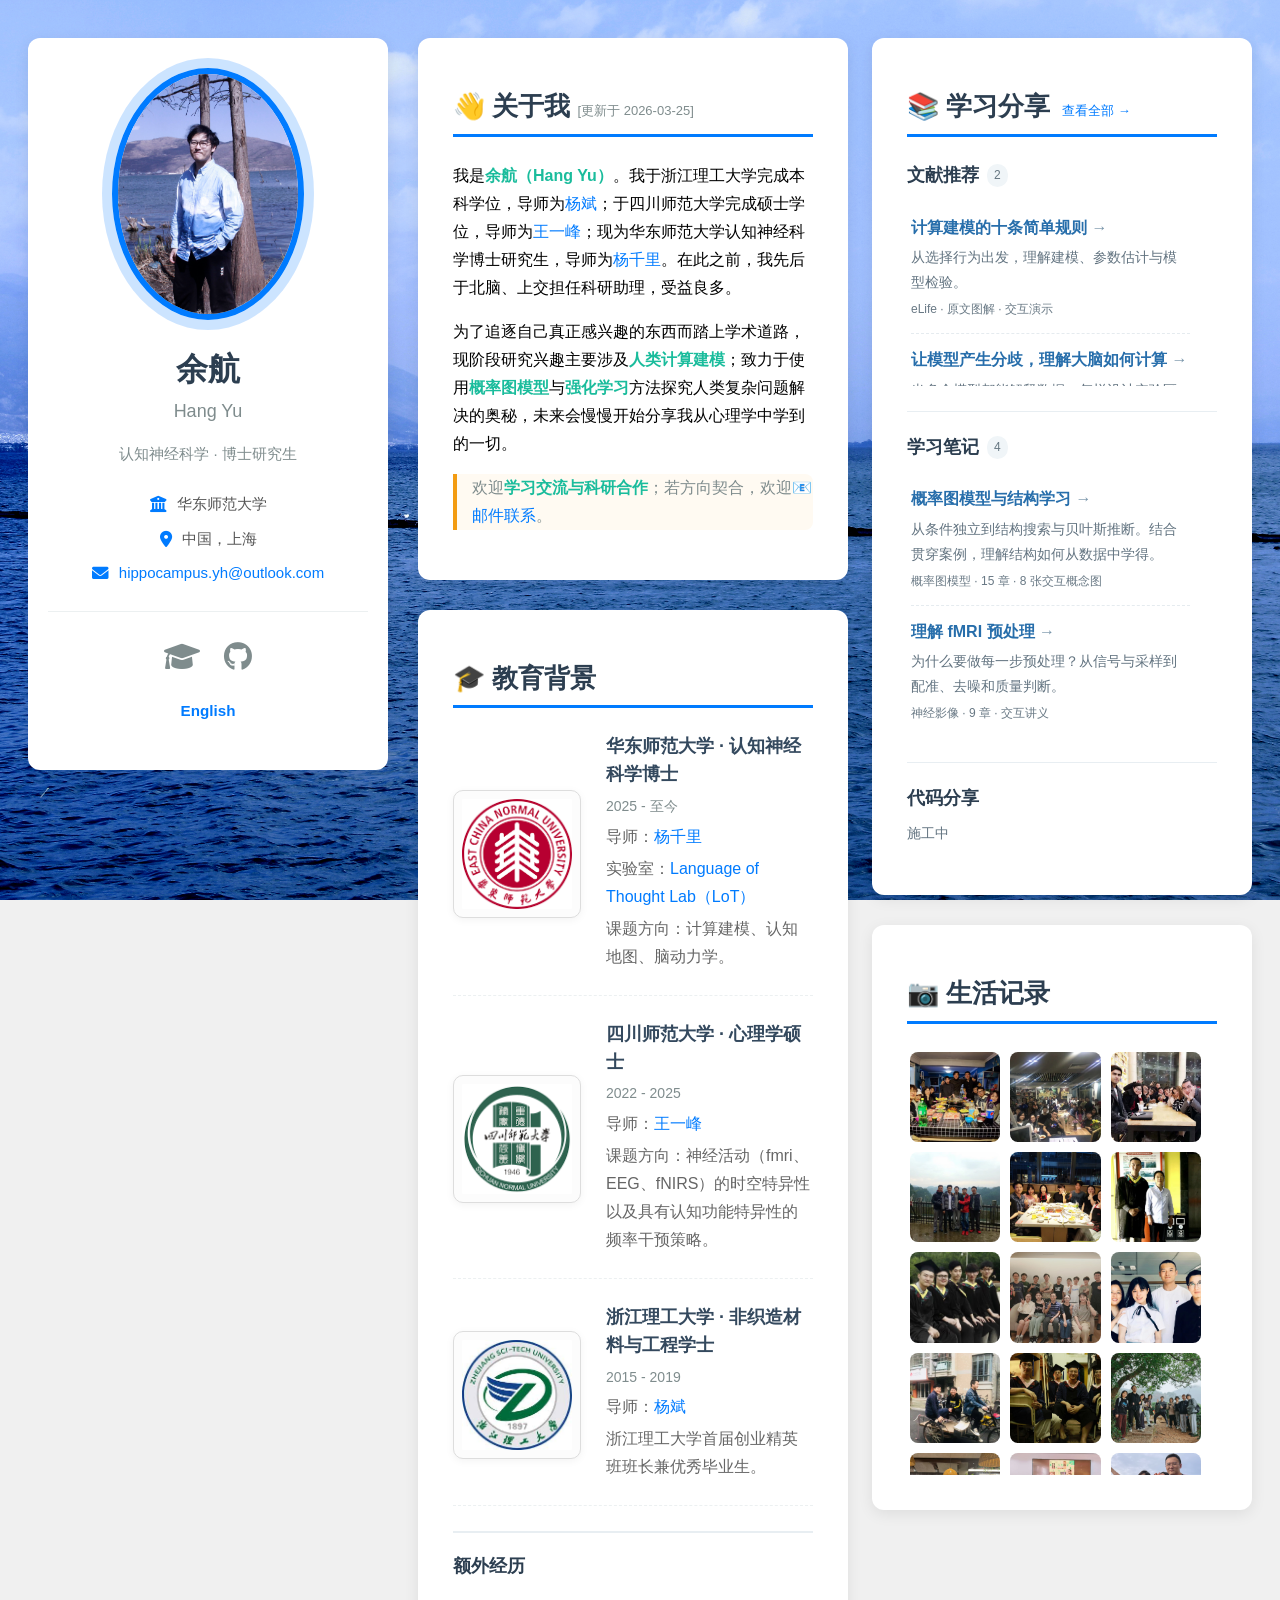
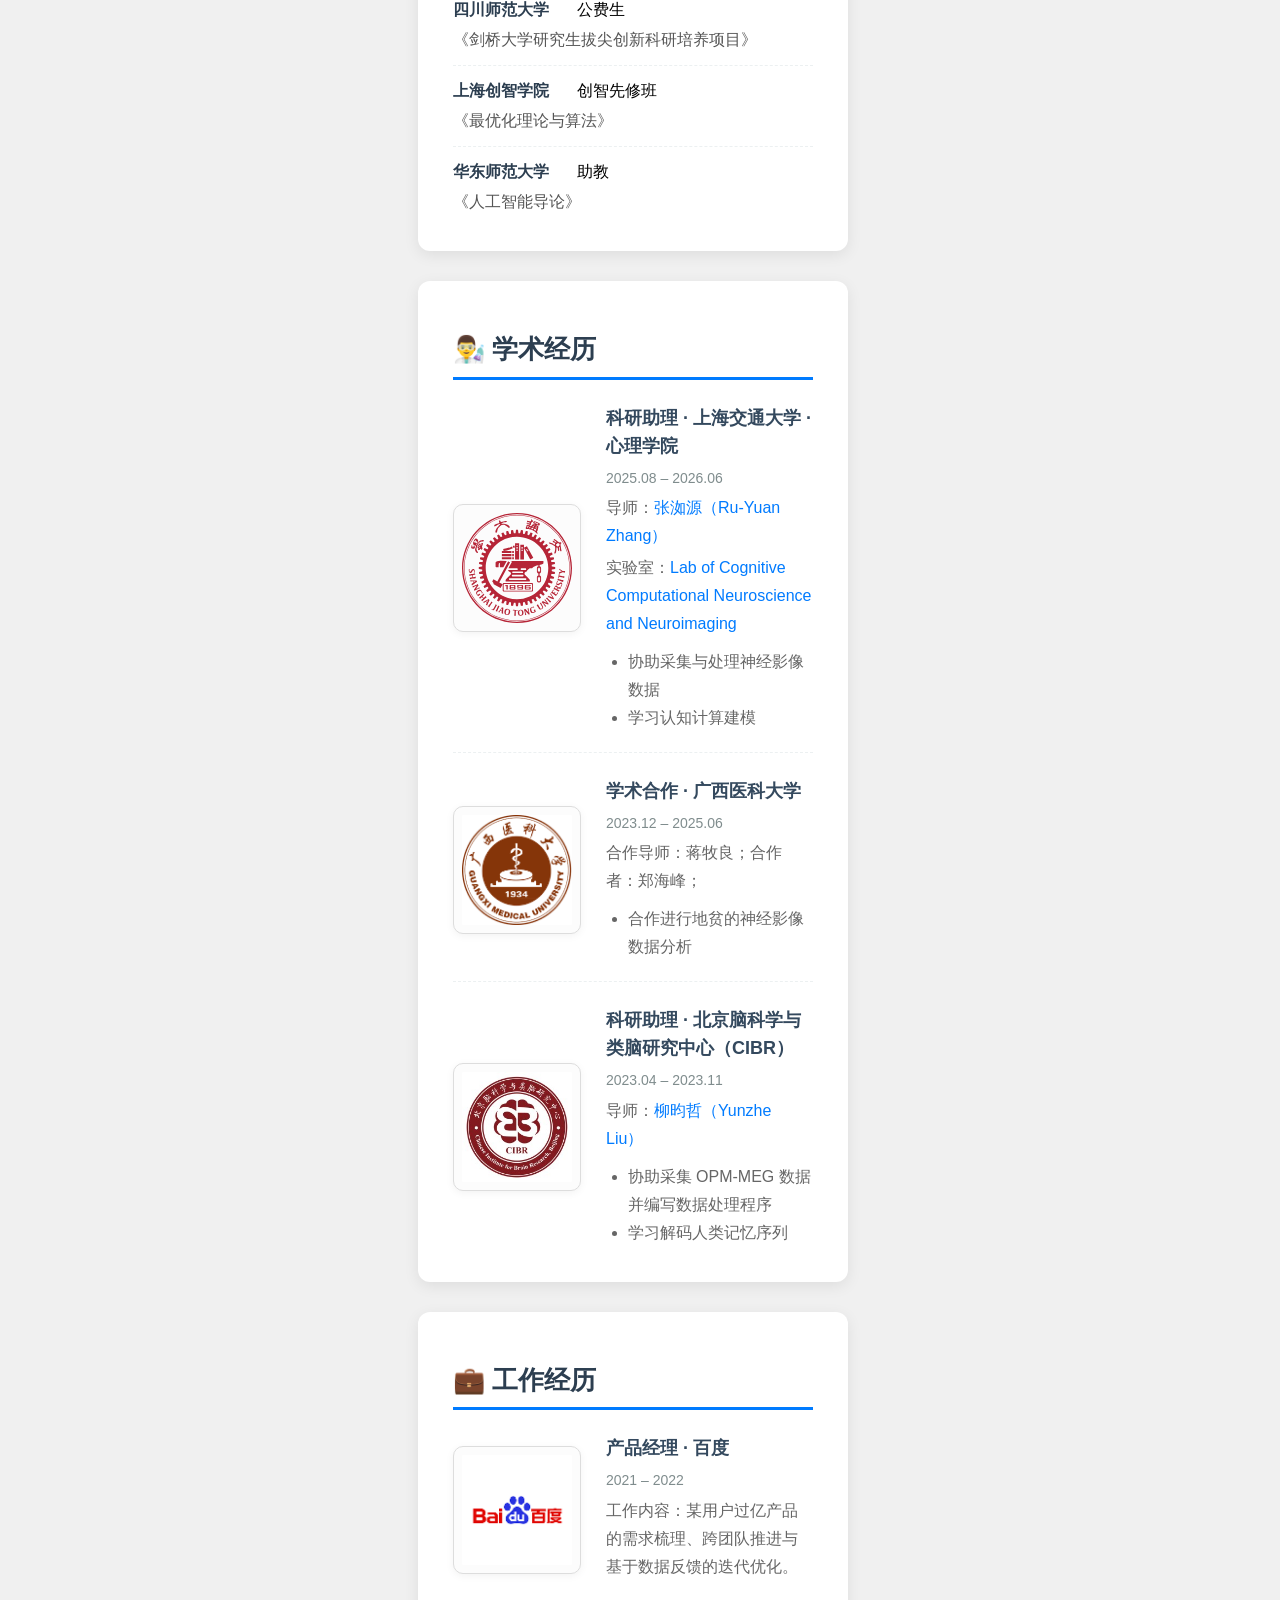
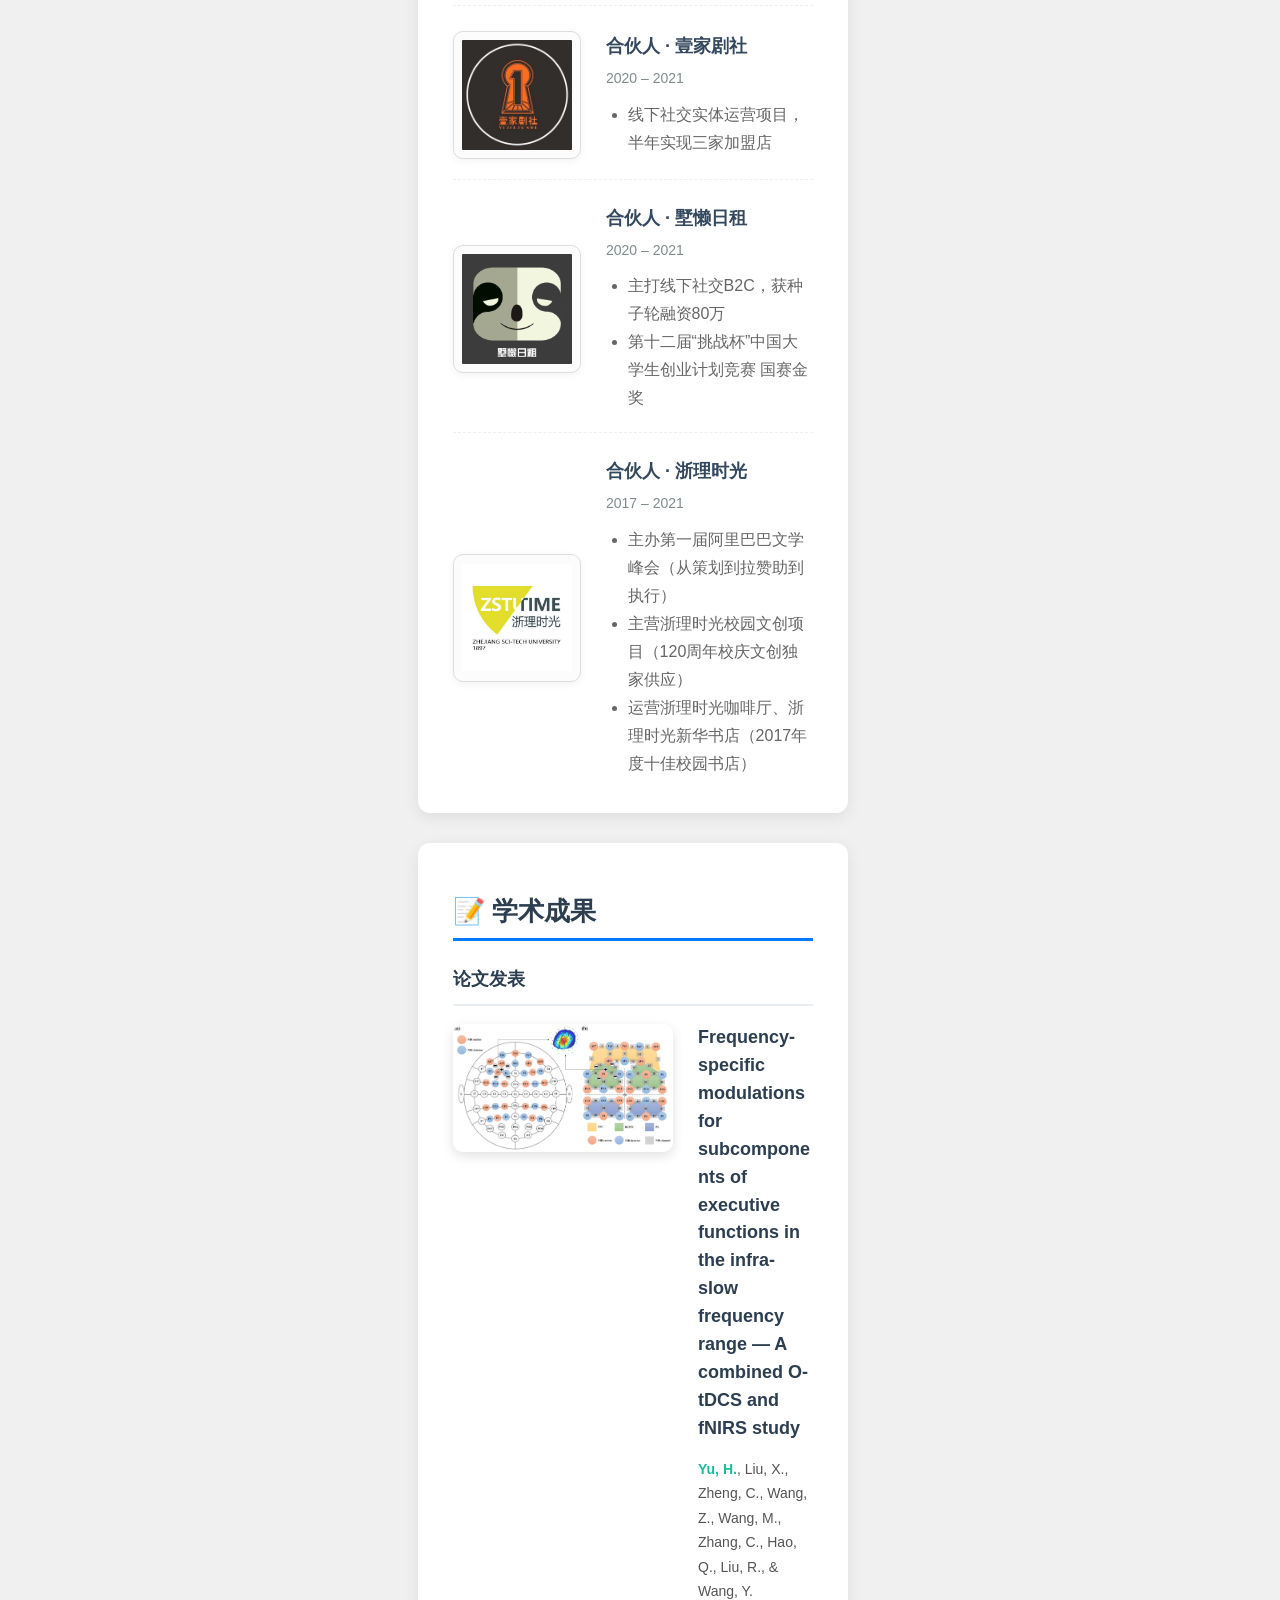
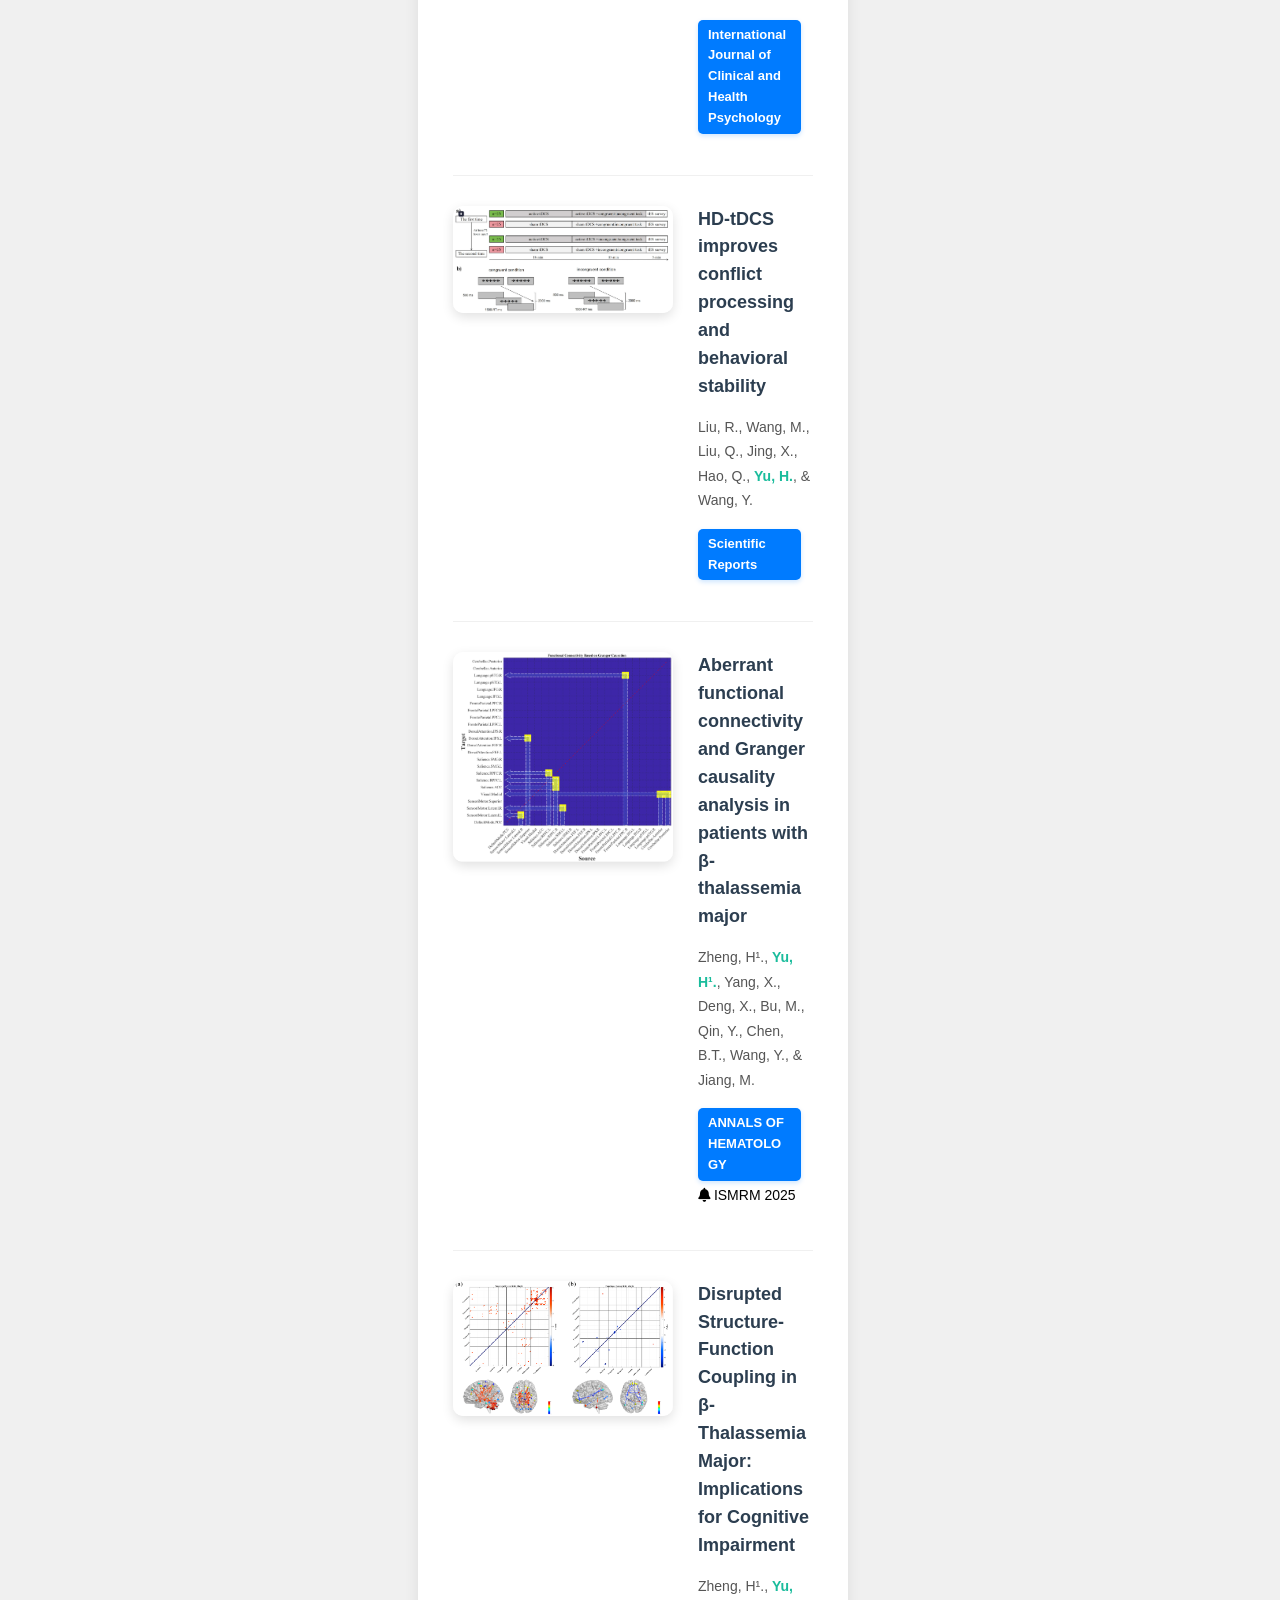
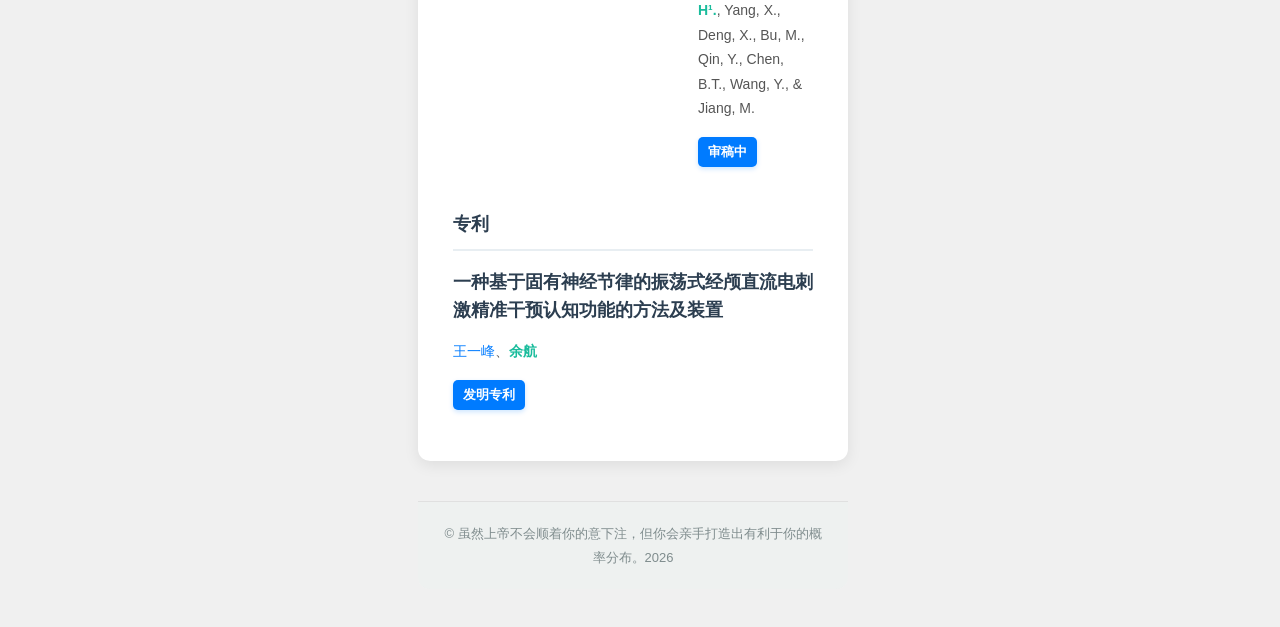
<file: index.html>
<!DOCTYPE html>
<html lang="zh-CN">
<head>
    <meta charset="UTF-8">
    <meta name="viewport" content="width=device-width, initial-scale=1.0">
    <title>余航 · 个人主页</title>
    <link rel="stylesheet" href="https://cdnjs.cloudflare.com/ajax/libs/font-awesome/6.0.0-beta3/css/all.min.css">
    
    <style>
        body {
            background-image: url('images/bg.JPG'); 
            background-size: cover; 
            background-repeat: no-repeat;
            background-attachment: fixed; 
            background-position: center center;
            background-color: #f0f0f0; 
        }
        .container {
            max-width: 1560px;
            margin: 0 auto;
            padding: 30px 20px;
            display: flex;
            flex-direction: row;
            gap: 30px;
        }
        .content-columns {
            display: flex;
            flex: 1;
            gap: 24px;
            align-items: flex-start;
            min-width: 0;
        }

        h1, h2, h3 {
            color: #2c3e50;
            margin-top: 0;
            font-weight: 700;
        }
        h2 {
            font-size: 1.8em;
            padding-bottom: 8px;
            border-bottom: 3px solid #007bff;
            margin-bottom: 25px;
            padding-top: 15px;
            position: relative;
            overflow: hidden;
        }
        h2::before {
            content: '';
            position: absolute;
            bottom: 0;
            left: 0;
            width: 0;
            height: 3px;
            background-color: #007bff;
            transition: width 0.4s ease-out;
        }
        .section-card:hover h2::before {
            width: 100%;
        }

        a {
            color: #007bff;
            text-decoration: none;
            transition: color 0.3s ease, transform 0.2s ease;
        }
        a:hover {
            color: #007bff;
            text-decoration: underline;
            transform: translateY(-1px);
        }
        strong {
            font-weight: 700;
            color: #1abc9c;
        }

        .sidebar {
            width: 320px;
            flex-shrink: 0;
            background-color: #ffffff;
            border-radius: 12px;
            padding: 30px 20px;
            box-shadow: 0 4px 15px rgba(0, 0, 0, 0.08);
            text-align: center;
            position: sticky;
            top: 30px;
            align-self: flex-start;
            transition: all 0.3s ease-in-out;
        }
        .sidebar:hover {
            box-shadow: 0 8px 25px rgba(0, 0, 0, 0.12);
        }

        .sidebar-avatar {
            width: 180px;
            height: 240px; 
            border-radius: 50%; 
            object-fit: cover;
            margin-bottom: 20px;
            border: 6px solid #007bff;
            box-shadow: 0 0 0 10px rgba(0, 123, 255, 0.2); 
            transition: transform 0.4s ease-in-out;
        }

        .sidebar-avatar:hover {
            transform: scale(1.05) rotate(2deg);
            box-shadow: 0 0 0 10px rgba(0, 123, 255, 0.2); 
        }

        .sidebar-name-en {
            font-size: 2em;
            margin-bottom: 0;
            color: #2c3e50;
            text-shadow: 1px 1px 2px rgba(0,0,0,0.1);
            line-height: 1.2;
        }
        .sidebar-name-cn {
            font-size: 1.2em; 
            color: #7f8c8d;
            margin-top: 5px;
            margin-bottom: 15px;
            font-weight: 400;
        }
        
        .sidebar-title {
            color: #7f8c8d;
            margin-bottom: 25px;
            font-size: 1.1em;
        }
        .sidebar-info p {
            margin: 10px 0;
            font-size: 1em;
            color: #555;
            display: flex;
            align-items: center;
            justify-content: center;
            gap: 10px;
        }
        .sidebar-info i {
            color: #007bff;
            font-size: 1.1em;
        }
        .social-links {
            margin-top: 25px;
            border-top: 1px solid #ecf0f1;
            padding-top: 20px;
        }
        .social-links a {
            font-size: 1.8em;
            margin: 0 10px;
            color: #7f8c8d;
            transition: color 0.3s, transform 0.3s;
        }
        .social-links a:hover {
            color: #007bff;
            transform: translateY(-3px) scale(1.1);
        }
        .lang-switch {
            margin-top: 16px;
            font-size: 0.95em;
            color: #7f8c8d;
        }
        .lang-switch a {
            font-weight: 600;
        }

        .main-content {
            flex: 1;
            min-width: 0;
        }
        .share-column {
            width: 300px;
            flex-shrink: 0;
            position: sticky;
            top: 30px;
        }
        .share-card {
            margin-bottom: 0;
        }
        .share-status {
            margin: 8px 0 0;
            font-size: 1em;
            color: #666;
            line-height: 1.7;
        }
        .section-card {
            background-color: #ffffff;
            padding: 35px;
            border-radius: 12px;
            box-shadow: 0 4px 15px rgba(0, 0, 0, 0.08);
            margin-bottom: 30px;
            transition: all 0.3s ease-in-out;
        }
        .section-card:hover {
            box-shadow: 0 8px 25px rgba(0, 0, 0, 0.12);
            transform: translateY(-5px);
        }


        .photo-card { margin-top: 24px; margin-bottom: 0; }
        .photo-card:hover { transform: none; }
         .photo-grid {
            display: grid;
            grid-template-columns: repeat(2, minmax(0, 1fr));
            gap: 8px;
            max-height: 420px;
            overflow-y: auto;
            overflow-x: hidden;
            scrollbar-gutter: stable;
            scrollbar-width: thin;
            scrollbar-color: #a5b4c1 #f1f4f6;
            padding: 3px 6px 3px 3px;
            overscroll-behavior-y: contain;
        }
        .photo-grid::-webkit-scrollbar { width: 8px; }
        .photo-grid::-webkit-scrollbar-track { background: #f1f4f6; border-radius: 4px; }
        .photo-grid::-webkit-scrollbar-thumb { background: #a5b4c1; border-radius: 4px; }
        .photo-grid:not(:empty) { margin-top: 14px; }
        .photo-grid button { display: block; width: 100%; aspect-ratio: 1; padding: 0; border: 0; border-radius: 8px; overflow: hidden; cursor: zoom-in; background: #f4f7f8; }
        .photo-grid img { width: 100%; height: 100%; object-fit: cover; display: block; transition: transform 0.35s ease; }
        .photo-grid button:hover img, .photo-grid button:focus-visible img { transform: scale(1.08); }
        .photo-grid button:focus-visible { outline: 2px solid #007bff; outline-offset: 2px; }
        .lightbox { position: fixed; inset: 0; z-index: 1000; display: flex; align-items: center; justify-content: center; padding: 64px 76px 36px; }
        .lightbox[hidden] { display: none !important; }
        .lightbox-backdrop { position: absolute; inset: 0; background: rgba(20, 24, 28, 0.88); }
        .lightbox-figure { position: relative; z-index: 1; margin: 0; max-width: 100%; max-height: 100%; display: flex; flex-direction: column; align-items: center; gap: 12px; }
        .lightbox-figure img { max-width: min(1100px, 100%); max-height: calc(100vh - 150px); width: auto; height: auto; object-fit: contain; border-radius: 10px; box-shadow: 0 12px 40px rgba(0, 0, 0, 0.35); background: #111; }
        .lightbox-figure figcaption { color: #fff; font-size: 0.95em; line-height: 1.5; text-align: center; background: rgba(0, 0, 0, 0.55); border-radius: 999px; padding: 4px 12px; }
        .lightbox-figure figcaption:empty { display: none; }
        .lightbox-close, .lightbox-nav { position: absolute; z-index: 2; border: 0; background: rgba(255, 255, 255, 0.16); color: #fff; cursor: pointer; border-radius: 999px; line-height: 1; }
        .lightbox-close:hover, .lightbox-nav:hover, .lightbox-close:focus-visible, .lightbox-nav:focus-visible { background: rgba(255, 255, 255, 0.32); }
        .lightbox-close { top: 18px; right: 18px; width: 42px; height: 42px; font-size: 28px; }
        .lightbox-nav { top: 50%; width: 46px; height: 46px; font-size: 34px; transform: translateY(-50%); }
        .lightbox-prev { left: 16px; }
        .lightbox-next { right: 16px; }

        .exp-item {
            display: flex;
            margin-bottom: 25px;
            padding-bottom: 20px;
            border-bottom: 1px dashed #ecf0f1;
            align-items: center;
        }
        .exp-item:last-of-type {
            border-bottom: none;
            margin-bottom: 0;
            padding-bottom: 0;
        }
        .exp-logo {
            width: 110px;
            height: 110px;
            flex-shrink: 0;
            margin-right: 25px;
            border: 1px solid #ddd;
            border-radius: 10px;
            object-fit: contain;
            padding: 8px;
            background-color: #fcfcfc;
            box-shadow: 0 2px 8px rgba(0,0,0,0.05);
            transition: transform 0.3s ease, box-shadow 0.3s ease;
        }
        .exp-logo:hover {
            transform: scale(1.08) rotate(-2deg);
            box-shadow: 0 5px 15px rgba(0,0,0,0.1);
        }
        .exp-details {
            flex-grow: 1;
            text-align: left;
        }
        .exp-details h3 {
            font-size: 1.25em;
            margin-bottom: 5px;
            color: #34495e;
        }
        .exp-details p {
            margin: 4px 0;
            font-size: 0.98em;
            color: #666;
        }
        .exp-details .time-period {
            font-style: italic;
            color: #7f8c8d;
            font-size: 0.9em;
        }
        .exp-details a {
            font-weight: 500;
        }


        .extra-edu { margin-top: 8px; padding-top: 4px; border-top: 2px solid #e8eef2; }
        .extra-edu > h3 { font-size: 1.15em; margin: 16px 0 4px; }
        .extra-edu-list { list-style: none; margin: 0; padding: 0; }
        .extra-edu-list li { display: flex; flex-wrap: wrap; align-items: baseline; column-gap: 18px; row-gap: 2px; padding: 11px 0; border-bottom: 1px dashed #ecf0f1; color: #555; }
        .extra-edu-list li:last-child { border-bottom: none; padding-bottom: 0; }
        .extra-edu-org { min-width: 6.6em; font-weight: 700; color: #2c3e50; }
        .extra-edu-role { min-width: 5.6em; font-weight: 400; color: #000; }
        .extra-edu-course { flex: 1 1 14em; }

        .publication-item {
            display: flex;
            margin-bottom: 30px;
            padding-bottom: 25px;
            border-bottom: 1px solid #f0f0f0;
            gap: 25px;
            align-items: flex-start;
            transition: background-color 0.3s;
        }
        .works-subsection .publication-item:last-of-type {
            border-bottom: none;
            margin-bottom: 0;
            padding-bottom: 0;
        }
        .works-subsection {
            margin-bottom: 4px;
        }
        .works-subsection > h3 {
            font-size: 1.22em;
            color: #2c3e50;
            margin: 28px 0 18px 0;
            font-weight: 600;
            padding-bottom: 10px;
            border-bottom: 2px solid #e8eef2;
        }
        .works-subsection:first-of-type > h3 {
            margin-top: 6px;
        }
        .patent-item {
            display: block;
            margin-bottom: 0;
            padding-bottom: 0;
        }
        .patent-item .pub-details {
            max-width: 100%;
        }
        .publication-item:hover {
            background-color: #fdfdfd;
        }
        .pub-image {
            width: 220px;
            flex-shrink: 0;
        }
        .pub-image img {
            width: 100%;
            height: auto;
            border-radius: 10px;
            box-shadow: 0 4px 12px rgba(0, 0, 0, 0.12);
            transition: transform 0.4s ease-in-out, box-shadow 0.4s ease;
        }
        .pub-image img:hover {
            transform: scale(1.05) rotate(1deg);
            box-shadow: 0 8px 20px rgba(0, 0, 0, 0.2);
        }
        .pub-details {
            flex-grow: 1;
        }
        .pub-details h3 {
            font-size: 1.35em;
            margin-bottom: 8px;
        }
        .pub-details .authors {
            margin-bottom: 12px;
            color: #555;
            font-size: 0.98em;
        }
        .pub-details .venue {
            display: inline-block;
            background-color: #007bff;
            color: white;
            padding: 5px 10px;
            border-radius: 5px;
            font-weight: 600;
            font-size: 0.95em;
            margin-right: 12px;
            letter-spacing: 0.5px;
            box-shadow: 0 2px 5px rgba(0, 123, 255, 0.2);
        }
        .pub-links a {
            margin-right: 12px;
            font-weight: 600;
            color: #007bff;
        }
        .pub-links .badge {
            float: right;
            margin-top: 2px;
        }

        .footer {
            text-align: center;
            margin-top: 40px;
            padding: 20px;
            font-size: 0.85em;
            color: #7f8c8d;
            background-color: #eef1f0;
            border-top: 1px solid #e0e0e0;
            border-radius: 0 0 12px 12px;
        }

        @media (max-width: 992px) {
            .photo-grid { grid-template-columns: repeat(auto-fill, minmax(140px, 1fr)); }
            .container {
                flex-direction: column;
                padding: 20px;
            }
            .sidebar {
                width: 100%;
                margin-bottom: 30px;
                position: static;
                top: auto;
            }
            .content-columns {
                width: 100%;
                flex-direction: column;
            }
            .share-column {
                width: 100%;
                position: static;
                top: auto;
            }
        }
        @media (max-width: 768px) {
            h2 { font-size: 1.6em; }
            .sidebar-avatar {
                width: 120px;
                height: 160px;
            }
            .sidebar-name-en { font-size: 1.8em; }
            .sidebar-name-cn { font-size: 1em; }
            .publication-item {
                flex-direction: column;
                align-items: center;
            }
            .pub-image {
                width: 80%;
                max-width: 250px;
                margin-bottom: 15px;
            }
            .pub-details {
                text-align: center;
            }
        }
        @media (max-width: 576px) {
            .extra-edu-list li { flex-direction: column; align-items: center; row-gap: 2px; text-align: center; }
            .lightbox { padding: 58px 14px 72px; }
            .lightbox-nav { top: auto; bottom: 16px; transform: none; }
            .container {
                padding: 15px;
            }
            .exp-item {
                flex-direction: column;
                text-align: center;
                align-items: center;
            }
            .exp-logo {
                margin-right: 0;
                margin-bottom: 15px;
            }
        }
    </style>
    <link rel="stylesheet" href="mobile.css?v=20261101-footer" media="(max-width: 600px) and (orientation: portrait)">
<link rel="stylesheet" href="sharing.css?v=20261101-2">
<link rel="stylesheet" href="typography.css?v=20261103-1">
</head>
<body>

    <div class="container">
        <div class="sidebar">
            
            <img src="images/hangyu.JPG" alt="余航" class="sidebar-avatar">
            
            <h1 class="sidebar-name-en">余航</h1>
            <p class="sidebar-name-cn">Hang Yu</p>

            <p class="sidebar-title">认知神经科学 · 博士研究生</p>
            
            <div class="sidebar-info">
                <p><i class="fas fa-university"></i> 华东师范大学</p>
                <p><i class="fas fa-map-marker-alt"></i> 中国，上海</p>
                <p><i class="fas fa-envelope"></i> <a href="mailto:hippocampus.yh@outlook.com">hippocampus.yh@outlook.com</a></p>
            </div>
            
            <div class="social-links">
                <a href="https://scholar.google.com/citations?user=_Ym4jM0AAAAJ&hl=zh-CN" title="Google Scholar" target="_blank"><i class="fas fa-graduation-cap"></i></a>
                <a href="https://github.com/Duke-Hange" title="GitHub" target="_blank"><i class="fab fa-github"></i></a>
            </div>
            <p class="lang-switch"><a href="en.html" lang="en" hreflang="en">English</a></p>
        </div>

        <div class="content-columns">
        <div class="main-content">

            <div class="section-card">
                <h2>👋 关于我 <span class="section-updated">[更新于 2026-03-25]</span></h2>
                <p>我是<strong>余航（Hang Yu）</strong>。我于浙江理工大学完成本科学位，导师为<a href="https://yjsxt.zstu.edu.cn/open/dsfc/search/F56F7CC7AD773059E0530100007F4C41" target="_blank" rel="noopener noreferrer">杨斌</a>；于四川师范大学完成硕士学位，导师为<a href="https://ibps.sicnu.edu.cn/p/16/?StId=st_app_news_i_x638514610151893184" target="_blank" rel="noopener noreferrer">王一峰</a>；现为华东师范大学认知神经科学博士研究生，导师为<a href="https://faculty.ecnu.edu.cn/_s9/yql2/main.psp" target="_blank" rel="noopener noreferrer">杨千里</a>。在此之前，我先后于北脑、上交担任科研助理，受益良多。</p>

                <p>为了追逐自己真正感兴趣的东西而踏上学术道路，现阶段研究兴趣主要涉及<strong>人类计算建模</strong>；致力于使用<strong>概率图模型</strong>与<strong>强化学习</strong>方法探究人类复杂问题解决的奥秘，未来会慢慢开始分享我从心理学中学到的一切。</p>

                                <blockquote style="border-left: 4px solid #f39c12; padding-left: 15px; margin: 15px 0; color: #7f8c8d; background-color: #fffaf2; border-radius: 0 8px 8px 0;">
                    <p style="margin: 0;">欢迎<strong>学习交流与科研合作</strong>；若方向契合，欢迎<a href="mailto:hippocampus.yh@outlook.com">📧 邮件联系</a>。</p>
                </blockquote>
            </div>

            <div class="section-card">
                <h2>🎓 教育背景</h2>

                <div class="exp-item">
                    <img src="images/Schools/华东师范大学.png" alt="华东师范大学" class="exp-logo">
                    <div class="exp-details">
                        <h3>华东师范大学 · 认知神经科学博士</h3>
                        <p class="time-period">2025 - 至今</p>
                        <p>导师：<a href="https://faculty.ecnu.edu.cn/_s9/yql2/main.psp" target="_blank" rel="noopener noreferrer">杨千里</a></p>
                        <p>实验室：<a href="https://qyanglab.github.io/about/" target="_blank" rel="noopener noreferrer">Language of Thought Lab（LoT）</a></p>
                        <p>课题方向：计算建模、认知地图、脑动力学。</p>
                    </div>
                </div>

                <div class="exp-item">
                    <img src="images/Schools/四川师范大学.png" alt="四川师范大学" class="exp-logo">
                    <div class="exp-details">
                        <h3>四川师范大学 · 心理学硕士</h3>
                        <p class="time-period">2022 - 2025</p>
                        <p>导师：<a href="https://ibps.sicnu.edu.cn/p/16/?StId=st_app_news_i_x638514610151893184" target="_blank" rel="noopener noreferrer">王一峰</a></p>
                        <p>课题方向：神经活动（fmri、EEG、fNIRS）的时空特异性以及具有认知功能特异性的频率干预策略。</p>
                    </div>
                </div>

                <div class="exp-item">
                    <img src="images/Schools/浙江理工大学.jpg" alt="浙江理工大学" class="exp-logo">
                    <div class="exp-details">
                        <h3>浙江理工大学 · 非织造材料与工程学士</h3>
                        <p class="time-period">2015 - 2019</p>
                        <p>导师：<a href="https://yjsxt.zstu.edu.cn/open/dsfc/search/F56F7CC7AD773059E0530100007F4C41" target="_blank" rel="noopener noreferrer">杨斌</a></p>
                        <p>浙江理工大学首届创业精英班班长兼优秀毕业生。</p>
                    </div>
                </div>

                <div class="extra-edu" id="extra-edu">
                    <h3>额外经历</h3>
                    <ul class="extra-edu-list">
                        <li>
                            <span class="extra-edu-org">四川师范大学</span>
                            <span class="extra-edu-role">公费生</span>
                            <span class="extra-edu-course">《剑桥大学研究生拔尖创新科研培养项目》</span>
                        </li>
                        <li>
                            <span class="extra-edu-org">上海创智学院</span>
                            <span class="extra-edu-role">创智先修班</span>
                            <span class="extra-edu-course">《最优化理论与算法》</span>
                        </li>
                        <li>
                            <span class="extra-edu-org">华东师范大学</span>
                            <span class="extra-edu-role">助教</span>
                            <span class="extra-edu-course">《人工智能导论》</span>
                        </li>
                    </ul>
                </div>
            </div>

            <div class="section-card">
                <h2>👨‍🔬 学术经历</h2>

                <div class="exp-item">
                    <img src="images/Schools/上海交通大学.svg" alt="上海交通大学" class="exp-logo">
                    <div class="exp-details">
                        <h3>科研助理 · 上海交通大学 · 心理学院</h3>
                        <p class="time-period">2025.08 – 2026.06</p>
                        <p>导师：<a href="https://www.psy.pku.edu.cn/szdw/qzjy/jsyjy/zhry/index.htm" target="_blank" rel="noopener noreferrer">张洳源（Ru-Yuan Zhang）</a></p>
                        <p>实验室：<a href="https://ruyuanzhang.github.io/people.html" target="_blank" rel="noopener noreferrer">Lab of Cognitive Computational Neuroscience and Neuroimaging</a></p>
                        <ul style="margin: 10px 0 0 0; padding-left: 1.35em; color: #666;">
                            <li>协助采集与处理神经影像数据</li>
                            <li>学习认知计算建模</li>
                        </ul>
                    </div>
                </div>

                <div class="exp-item">
                    <img src="images/Schools/广西医科大学.png" alt="广西医科大学" class="exp-logo">
                    <div class="exp-details">
                        <h3>学术合作 · 广西医科大学</h3>
                        <p class="time-period">2023.12 – 2025.06</p>
                        <p>合作导师：蒋牧良；合作者：郑海峰；</p>
                        <ul style="margin: 10px 0 0 0; padding-left: 1.35em; color: #666;">
                            <li>合作进行地贫的神经影像数据分析</li>
                        </ul>
                    </div>
                </div>

                <div class="exp-item">
                    <img src="images/Schools/北京脑科学与类脑研究中心.jpg" alt="北京脑科学与类脑研究中心" class="exp-logo">
                    <div class="exp-details">
                        <h3>科研助理 · 北京脑科学与类脑研究中心（CIBR）</h3>
                        <p class="time-period">2023.04 – 2023.11</p>
                        <p>导师：<a href="https://brain.bnu.edu.cn/kytd/jsyjy/Ljs/18e25c12984e48eb966932924b9b76c7.htm" target="_blank" rel="noopener noreferrer">柳昀哲（Yunzhe Liu）</a></p>
                        <ul style="margin: 10px 0 0 0; padding-left: 1.35em; color: #666;">
                            <li>协助采集 OPM-MEG 数据并编写数据处理程序</li>
                            <li>学习解码人类记忆序列</li>
                        </ul>
                    </div>
                </div>

            </div>

            <div class="section-card">
                <h2>💼 工作经历</h2>

                <div class="exp-item">
                    <img src="images/Schools/百度.png" alt="百度" class="exp-logo">
                    <div class="exp-details">
                        <h3>产品经理 · 百度</h3>
                        <p class="time-period">2021 – 2022</p>
                        <p>工作内容：某用户过亿产品的需求梳理、跨团队推进与基于数据反馈的迭代优化。</p>
                    </div>
                </div>

                <div class="exp-item">
                    <img src="images/Schools/壹家剧社.jpg" alt="壹家剧社" class="exp-logo">
                    <div class="exp-details">
                        <h3>合伙人 · 壹家剧社</h3>
                        <p class="time-period">2020 – 2021</p>
                        <ul style="margin: 10px 0 0 0; padding-left: 1.35em; color: #666;">
                            <li>线下社交实体运营项目，半年实现三家加盟店</li>
                        </ul>
                    </div>
                </div>

                <div class="exp-item">
                    <img src="images/Schools/墅懒日租.jpg" alt="墅懒日租" class="exp-logo">
                    <div class="exp-details">
                        <h3>合伙人 · 墅懒日租</h3>
                        <p class="time-period">2020 – 2021</p>
                        <ul style="margin: 10px 0 0 0; padding-left: 1.35em; color: #666;">
                            <li>主打线下社交B2C，获种子轮融资80万</li>
                            <li>第十二届“挑战杯”中国大学生创业计划竞赛 国赛金奖</li>
                        </ul>
                    </div>
                </div>

                <div class="exp-item">
                    <img src="images/Schools/浙理时光.jpg" alt="浙理时光" class="exp-logo">
                    <div class="exp-details">
                        <h3>合伙人 · 浙理时光</h3>
                        <p class="time-period">2017 – 2021</p>
                        <ul style="margin: 10px 0 0 0; padding-left: 1.35em; color: #666;">
                            <li>主办第一届阿里巴巴文学峰会（从策划到拉赞助到执行）</li>
                            <li>主营浙理时光校园文创项目（120周年校庆文创独家供应）</li>
                            <li>运营浙理时光咖啡厅、浙理时光新华书店（2017年度十佳校园书店）</li>
                        </ul>
                    </div>
                </div>
            </div>

            <div class="section-card">
                <h2>📝 学术成果</h2>

                <div class="works-subsection">
                    <h3>论文发表</h3>

                <div class="publication-item">
                    <div class="pub-image">
                        <img src="images/publications/International Journal of Clinical and Health Psychology.png" alt="论文配图">
                    </div>
                    <div class="pub-details">
                        <h3>Frequency-specific modulations for subcomponents of executive functions in the infra-slow frequency range — A combined O-tDCS and fNIRS study</h3>
                        <p class="authors"><strong>Yu, H.</strong>, Liu, X., Zheng, C., Wang, Z., Wang, M., Zhang, C., Hao, Q., Liu, R., & Wang, Y.</p>
                        <p>
                            <span class="venue">International Journal of Clinical and Health Psychology</span>
                        </p>
                    </div>
                </div>
                
                <div class="publication-item">
                    <div class="pub-image">
                        <img src="images/publications/Scientific Reports.png" alt="论文配图">
                    </div>
                    <div class="pub-details">
                        <h3>HD-tDCS improves conflict processing and behavioral stability</h3>
                        <p class="authors">Liu, R., Wang, M., Liu, Q., Jing, X., Hao, Q., <strong>Yu, H.</strong>, & Wang, Y.</p>
                        <p>
                            <span class="venue">Scientific Reports</span>
                        </p>
                    </div>
                </div>
                
                <div class="publication-item">
                    <div class="pub-image">
                        <img src="images/publications/ANNALS OF HEMATOLOGY.png" alt="论文配图">
                    </div>
                    <div class="pub-details">
                        <h3>Aberrant functional connectivity and Granger causality analysis in patients with β-thalassemia major</h3>
                        <p class="authors">Zheng, H¹., <strong>Yu, H¹.</strong>, Yang, X., Deng, X., Bu, M., Qin, Y., Chen, B.T., Wang, Y., & Jiang, M.</p>
                        <p>
                            <span class="venue">ANNALS OF HEMATOLOGY</span>
                            <span class="pub-links">
                                <i class="fas fa-bell"></i> ISMRM 2025
                            </span>
                        </p>
                    </div>
                </div>

                <div class="publication-item">
                    <div class="pub-image">
                        <img src="images/publications/under review1.png" alt="论文配图">
                    </div>
                    <div class="pub-details">
                        <h3>Disrupted Structure-Function Coupling in β-Thalassemia Major: Implications for Cognitive Impairment</h3>
                        <p class="authors">Zheng, H¹., <strong>Yu, H¹.</strong>, Yang, X., Deng, X., Bu, M., Qin, Y., Chen, B.T., Wang, Y., & Jiang, M.</p>
                        <p>
                            <span class="venue">审稿中</span>
                        </p>
                    </div>
                </div>
                </div>

                <div class="works-subsection">
                    <h3>专利</h3>
                <div class="patent-item">
                    <div class="pub-details">
                        <h3>一种基于固有神经节律的振荡式经颅直流电刺激精准干预认知功能的方法及装置</h3>
                        <p class="authors"><a href="https://ibps.sicnu.edu.cn/p/16/?StId=st_app_news_i_x638514610151893184" target="_blank" rel="noopener noreferrer">王一峰</a>、<strong>余航</strong></p>
                        <p>
                            <span class="venue">发明专利</span>
                        </p>
                    </div>
                </div>
                </div>
            </div>
            


            <div class="footer">
                &copy; 虽然上帝不会顺着你的意下注，但你会亲手打造出有利于你的概率分布。2026
            </div>

        </div>

        <div class="share-column">
            <div class="section-card share-card">
<!-- SHARING:START -->
<div class="share-heading"><h2>📚 学习分享</h2><a class="share-view-all" href="learning/index.html">查看全部 →</a></div><section class="share-section" data-category="papers"><h3 id="share-papers-title">文献推荐<span class="share-count">2</span></h3><div class="share-scroll" tabindex="0" role="region" aria-labelledby="share-papers-title"><ul class="share-list"><li><a class="share-entry" href="learning/ten-simple-rules/index.html"><span class="share-entry-title">计算建模的十条简单规则</span><span class="share-entry-summary">从选择行为出发，理解建模、参数估计与模型检验。</span><span class="share-entry-meta">eLife · 原文图解 · 交互演示</span></a></li><li><a class="share-entry" href="learning/model-disagreement/index.html"><span class="share-entry-title">让模型产生分歧，理解大脑如何计算</span><span class="share-entry-summary">当多个模型都能解释数据，怎样设计实验区分它们？</span><span class="share-entry-meta">Nature Reviews Neuroscience · 原文图解</span></a></li></ul></div></section><section class="share-section" data-category="notes"><h3 id="share-notes-title">学习笔记<span class="share-count">4</span></h3><div class="share-scroll" tabindex="0" role="region" aria-labelledby="share-notes-title"><ul class="share-list"><li><a class="share-entry" href="learning/structure-learning.html"><span class="share-entry-title">概率图模型与结构学习</span><span class="share-entry-summary">从条件独立到结构搜索与贝叶斯推断。结合贯穿案例，理解结构如何从数据中学得。</span><span class="share-entry-meta">概率图模型 · 15 章 · 8 张交互概念图</span></a></li><li><a class="share-entry" href="learning/fmri/index.html"><span class="share-entry-title">理解 fMRI 预处理</span><span class="share-entry-summary">为什么要做每一步预处理？从信号与采样到配准、去噪和质量判断。</span><span class="share-entry-meta">神经影像 · 9 章 · 交互讲义</span></a></li><li><a class="share-entry" href="learning/planning.html"><span class="share-entry-title">问题表示与搜索</span><span class="share-entry-summary">以配送任务为线索，学习状态表示、搜索、启发式、约束与对抗。</span><span class="share-entry-meta">人工智能入门 · E1 · 计算练习</span></a></li><li><a class="share-entry" href="learning/reinforcement-learning.html"><span class="share-entry-title">强化学习与决策</span><span class="share-entry-summary">接续规划问题，从回报与 Bellman 方程走向经验学习、探索和状态判断。</span><span class="share-entry-meta">人工智能入门 · E2 · 交互实验</span></a></li></ul></div></section><section class="share-section" data-category="code"><h3 id="share-code-title">代码分享</h3><p class="share-entry-summary">施工中</p></section>
<!-- SHARING:END -->
            </div>
            <div class="section-card photo-card" id="photo-wall">
                <h2>📷 生活记录</h2>
                <p class="share-status" id="photo-empty">照片整理中，敬请期待。</p>
                <div class="photo-grid" id="photo-grid" tabindex="0" role="region" aria-label="生活记录照片，可上下滚动"></div>
            </div>
        </div>

        </div>
    </div>

    <div class="lightbox" id="lightbox" hidden role="dialog" aria-modal="true" aria-label="照片大图">
        <div class="lightbox-backdrop" data-close></div>
        <button type="button" class="lightbox-close" data-close aria-label="关闭">&times;</button>
        <button type="button" class="lightbox-nav lightbox-prev" data-dir="-1" aria-label="上一张">&#8249;</button>
        <figure class="lightbox-figure">
            <img id="lightbox-img" alt="">
            <figcaption id="lightbox-caption"></figcaption>
        </figure>
        <button type="button" class="lightbox-nav lightbox-next" data-dir="1" aria-label="下一张">&#8250;</button>
    </div>
    <script>
        (function () {
            // 把照片放进 images/gallery/，再按展示顺序在这里加一行。
            var photos = [
                { src: "images/gallery/e4e65f913625fce0bdfc4d09f01e3a0d.jpg" },
                { src: "images/gallery/938055a9c01a00c10e88fcbe9aac6922.jpg" },
                { src: "images/gallery/073a92040b01f8bce9a824e8c49d749d.jpg" },
                { src: "images/gallery/a0fbd30115f141498cb03b48a7bd88da.jpg" },
                { src: "images/gallery/50c6ce83ad5f0d05f6d3ead775083ddc.jpg" },
                { src: "images/gallery/499f60e59b5e09e370ba931355e9cdb1.jpg" },
                { src: "images/gallery/55c0759192a7a3bc5d409cb82c840f0c.jpg" },
                { src: "images/gallery/9ab128324b802de9d027278e4a68306e.jpg" },
                { src: "images/gallery/2608f691109663d0e6fbc2acf3442b5e.jpg" },
                { src: "images/gallery/bfcc7fec934da76865ec6d1dd38a2084.jpg" },
                { src: "images/gallery/e7c68b3701930525185c30d1e17d5a7d.jpg" },
                { src: "images/gallery/c6b4b9dea634e9e4646fc2f12588dded.jpg" },
                { src: "images/gallery/d41b92f915d241d4b29408f112491643.jpg" },
                { src: "images/gallery/e61296badb11257cb4866fc195760b66.jpg" },
                { src: "images/gallery/fd4267094bf5a39e35c76e954e9d0e58.jpg" },
                { src: "images/gallery/a60366633bc785e1cd83e99a486911f1.jpg" },
            ];
            var grid = document.getElementById("photo-grid");
            var empty = document.getElementById("photo-empty");
            var lightbox = document.getElementById("lightbox");
            var lightboxImg = document.getElementById("lightbox-img");
            var lightboxCaption = document.getElementById("lightbox-caption");
            var prevButton = lightbox.querySelector(".lightbox-prev");
            var nextButton = lightbox.querySelector(".lightbox-next");
            var index = 0;
            var lastTrigger = null;

            if (!photos.length) return;
            empty.hidden = true;
            prevButton.hidden = nextButton.hidden = photos.length < 2;

            photos.forEach(function (photo, i) {
                var button = document.createElement("button");
                var img = document.createElement("img");
                var label = photo.alt || ("照片 " + (i + 1));
                button.type = "button";
                button.setAttribute("aria-label", "查看大图：" + label);
                img.src = photo.src;
                img.alt = photo.alt || "";
                img.loading = "lazy";
                button.appendChild(img);
                button.addEventListener("click", function () {
                    lastTrigger = button;
                    openAt(i);
                });
                grid.appendChild(button);
            });

            function openAt(i) {
                index = (i + photos.length) % photos.length;
                var photo = photos[index];
                var caption = photo.alt || "";
                lightboxImg.src = photo.src;
                lightboxImg.alt = caption;
                lightboxCaption.textContent = photos.length > 1
                    ? ((index + 1) + " / " + photos.length + (caption ? "  " + caption : ""))
                    : caption;
                lightbox.hidden = false;
                document.body.style.overflow = "hidden";
                lightbox.querySelector(".lightbox-close").focus();
            }

            function closeLightbox() {
                lightbox.hidden = true;
                lightboxImg.removeAttribute("src");
                document.body.style.overflow = "";
                if (lastTrigger) lastTrigger.focus();
            }

            lightbox.addEventListener("click", function (event) {
                if (event.target.closest("[data-close]")) {
                    closeLightbox();
                    return;
                }
                var dir = event.target.closest("[data-dir]");
                if (dir) openAt(index + Number(dir.getAttribute("data-dir")));
            });

            document.addEventListener("keydown", function (event) {
                if (lightbox.hidden) return;
                if (event.key === "Escape") closeLightbox();
                if (event.key === "ArrowLeft" && photos.length > 1) openAt(index - 1);
                if (event.key === "ArrowRight" && photos.length > 1) openAt(index + 1);
            });
        })();
    </script>

</body>
</html>
</file>
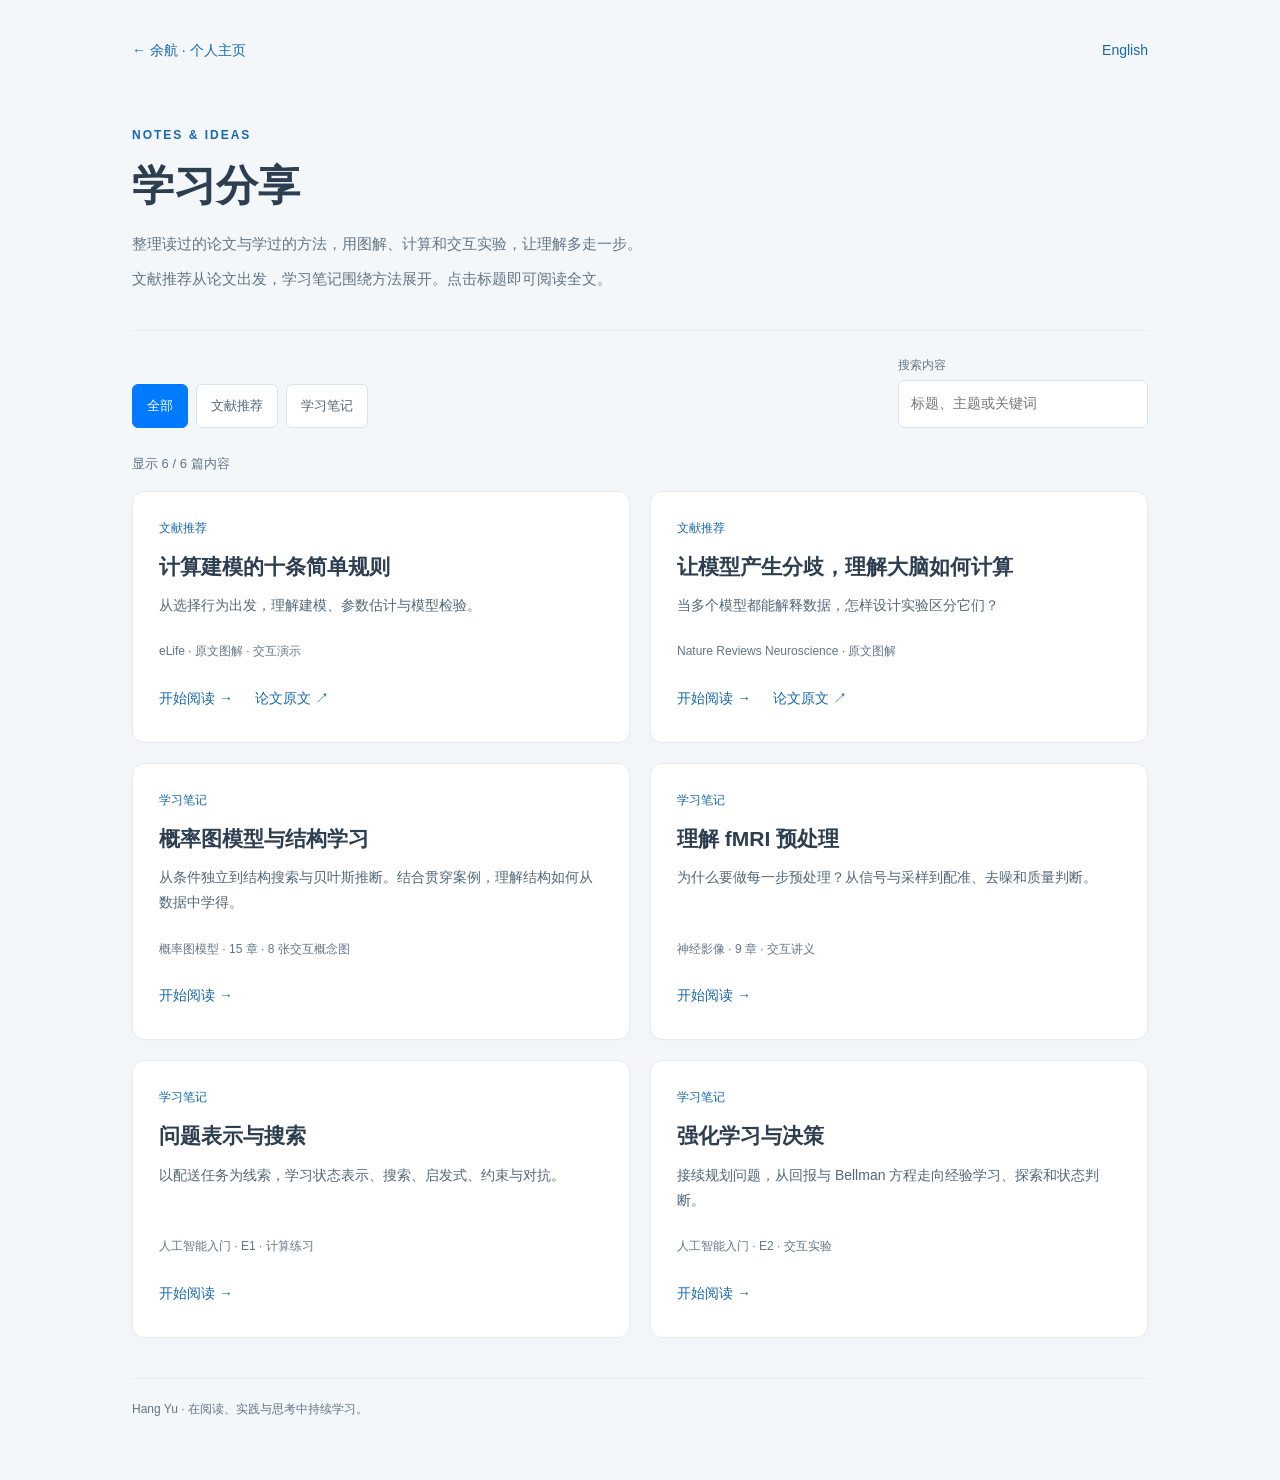
<file: learning/index.html>
<!doctype html>
<html lang="zh-CN"><head><meta charset="utf-8"><meta name="viewport" content="width=device-width,initial-scale=1">
<title>学习分享 · Hang Yu</title><meta name="description" content="整理读过的论文与学过的方法，用图解、计算和交互实验，让理解多走一步。"><link rel="stylesheet" href="library.css"><script src="library.js" defer></script></head>
<body><div class="library-shell"><nav class="library-top" aria-label="站点导航"><a href="../index.html">← 余航 · 个人主页</a><a href="en.html" lang="en">English</a></nav>
<header class="library-intro"><span class="eyebrow">NOTES & IDEAS</span><h1>学习分享</h1><p>整理读过的论文与学过的方法，用图解、计算和交互实验，让理解多走一步。</p><p>文献推荐从论文出发，学习笔记围绕方法展开。点击标题即可阅读全文。</p></header>
<div class="library-tools"><div class="filters" role="group" aria-label="内容分类"><button type="button" data-filter="all" aria-pressed="true">全部</button><button type="button" data-filter="papers" aria-pressed="false">文献推荐</button><button type="button" data-filter="notes" aria-pressed="false">学习笔记</button></div><label class="library-search" for="library-search">搜索内容<input id="library-search" type="search" placeholder="标题、主题或关键词"></label></div>
<p class="library-status" id="library-status" role="status">6 篇内容</p>
<main class="library-grid"><article class="library-card" data-category="papers" data-search="papers 计算建模的十条简单规则 Ten Simple Rules for Computational Modeling 从选择行为出发，理解建模、参数估计与模型检验。 From choice behavior to model fitting, parameter estimation, and validation. eLife · 原文图解 · 交互演示 eLife · Figures &amp; interactive examples">
<p class="category-label">文献推荐</p><h2><a href="ten-simple-rules/index.html">计算建模的十条简单规则</a></h2>
<p class="card-summary">从选择行为出发，理解建模、参数估计与模型检验。</p><p class="card-meta">eLife · 原文图解 · 交互演示</p>
<div class="card-actions"><a href="ten-simple-rules/index.html">开始阅读 →</a><a href="https://doi.org/10.7554/eLife.49547" target="_blank" rel="noopener noreferrer">论文原文 ↗</a></div></article><article class="library-card" data-category="papers" data-search="papers 让模型产生分歧，理解大脑如何计算 Making Models Disagree to Learn How Brains Compute 当多个模型都能解释数据，怎样设计实验区分它们？ Designing informative experiments when competing models explain the same data. Nature Reviews Neuroscience · 原文图解 Nature Reviews Neuroscience · Illustrated notes">
<p class="category-label">文献推荐</p><h2><a href="model-disagreement/index.html">让模型产生分歧，理解大脑如何计算</a></h2>
<p class="card-summary">当多个模型都能解释数据，怎样设计实验区分它们？</p><p class="card-meta">Nature Reviews Neuroscience · 原文图解</p>
<div class="card-actions"><a href="model-disagreement/index.html">开始阅读 →</a><a href="https://doi.org/10.1038/s41583-026-01070-0" target="_blank" rel="noopener noreferrer">论文原文 ↗</a></div></article><article class="library-card" data-category="notes" data-search="notes 概率图模型与结构学习 Probabilistic Graphical Models and Structure Learning 从条件独立到结构搜索与贝叶斯推断。结合贯穿案例，理解结构如何从数据中学得。 From conditional independence to structure search and Bayesian inference, with a running example linking data to learned structure. 概率图模型 · 15 章 · 8 张交互概念图 Graphical models · 15 chapters · 8 interactive concept maps">
<p class="category-label">学习笔记</p><h2><a href="structure-learning.html">概率图模型与结构学习</a></h2>
<p class="card-summary">从条件独立到结构搜索与贝叶斯推断。结合贯穿案例，理解结构如何从数据中学得。</p><p class="card-meta">概率图模型 · 15 章 · 8 张交互概念图</p>
<div class="card-actions"><a href="structure-learning.html">开始阅读 →</a></div></article><article class="library-card" data-category="notes" data-search="notes 理解 fMRI 预处理 Understanding fMRI Preprocessing 为什么要做每一步预处理？从信号与采样到配准、去噪和质量判断。 Why each step matters: signal, sampling, alignment, denoising, and quality checks. 神经影像 · 9 章 · 交互讲义 Neuroimaging · 9 chapters · Interactive">
<p class="category-label">学习笔记</p><h2><a href="fmri/index.html">理解 fMRI 预处理</a></h2>
<p class="card-summary">为什么要做每一步预处理？从信号与采样到配准、去噪和质量判断。</p><p class="card-meta">神经影像 · 9 章 · 交互讲义</p>
<div class="card-actions"><a href="fmri/index.html">开始阅读 →</a></div></article><article class="library-card" data-category="notes" data-search="notes 问题表示与搜索 Problem Representation and Search 以配送任务为线索，学习状态表示、搜索、启发式、约束与对抗。 Learn task representation, search, heuristics, constraints, and adversarial decisions. 人工智能入门 · E1 · 计算练习 AI foundations · Part 1 · Practice">
<p class="category-label">学习笔记</p><h2><a href="planning.html">问题表示与搜索</a></h2>
<p class="card-summary">以配送任务为线索，学习状态表示、搜索、启发式、约束与对抗。</p><p class="card-meta">人工智能入门 · E1 · 计算练习</p>
<div class="card-actions"><a href="planning.html">开始阅读 →</a></div></article><article class="library-card" data-category="notes" data-search="notes 强化学习与决策 Reinforcement Learning and Decision Making 接续规划问题，从回报与 Bellman 方程走向经验学习、探索和状态判断。 From returns and Bellman equations to learning from experience, exploration, and belief updates. 人工智能入门 · E2 · 交互实验 AI foundations · Part 2 · Interactive">
<p class="category-label">学习笔记</p><h2><a href="reinforcement-learning.html">强化学习与决策</a></h2>
<p class="card-summary">接续规划问题，从回报与 Bellman 方程走向经验学习、探索和状态判断。</p><p class="card-meta">人工智能入门 · E2 · 交互实验</p>
<div class="card-actions"><a href="reinforcement-learning.html">开始阅读 →</a></div></article></main><p class="library-empty" id="library-empty" hidden>没有找到相关内容，试试其他关键词或分类。</p>
<footer class="library-footer">Hang Yu · 在阅读、实践与思考中持续学习。</footer></div></body></html>
</file>
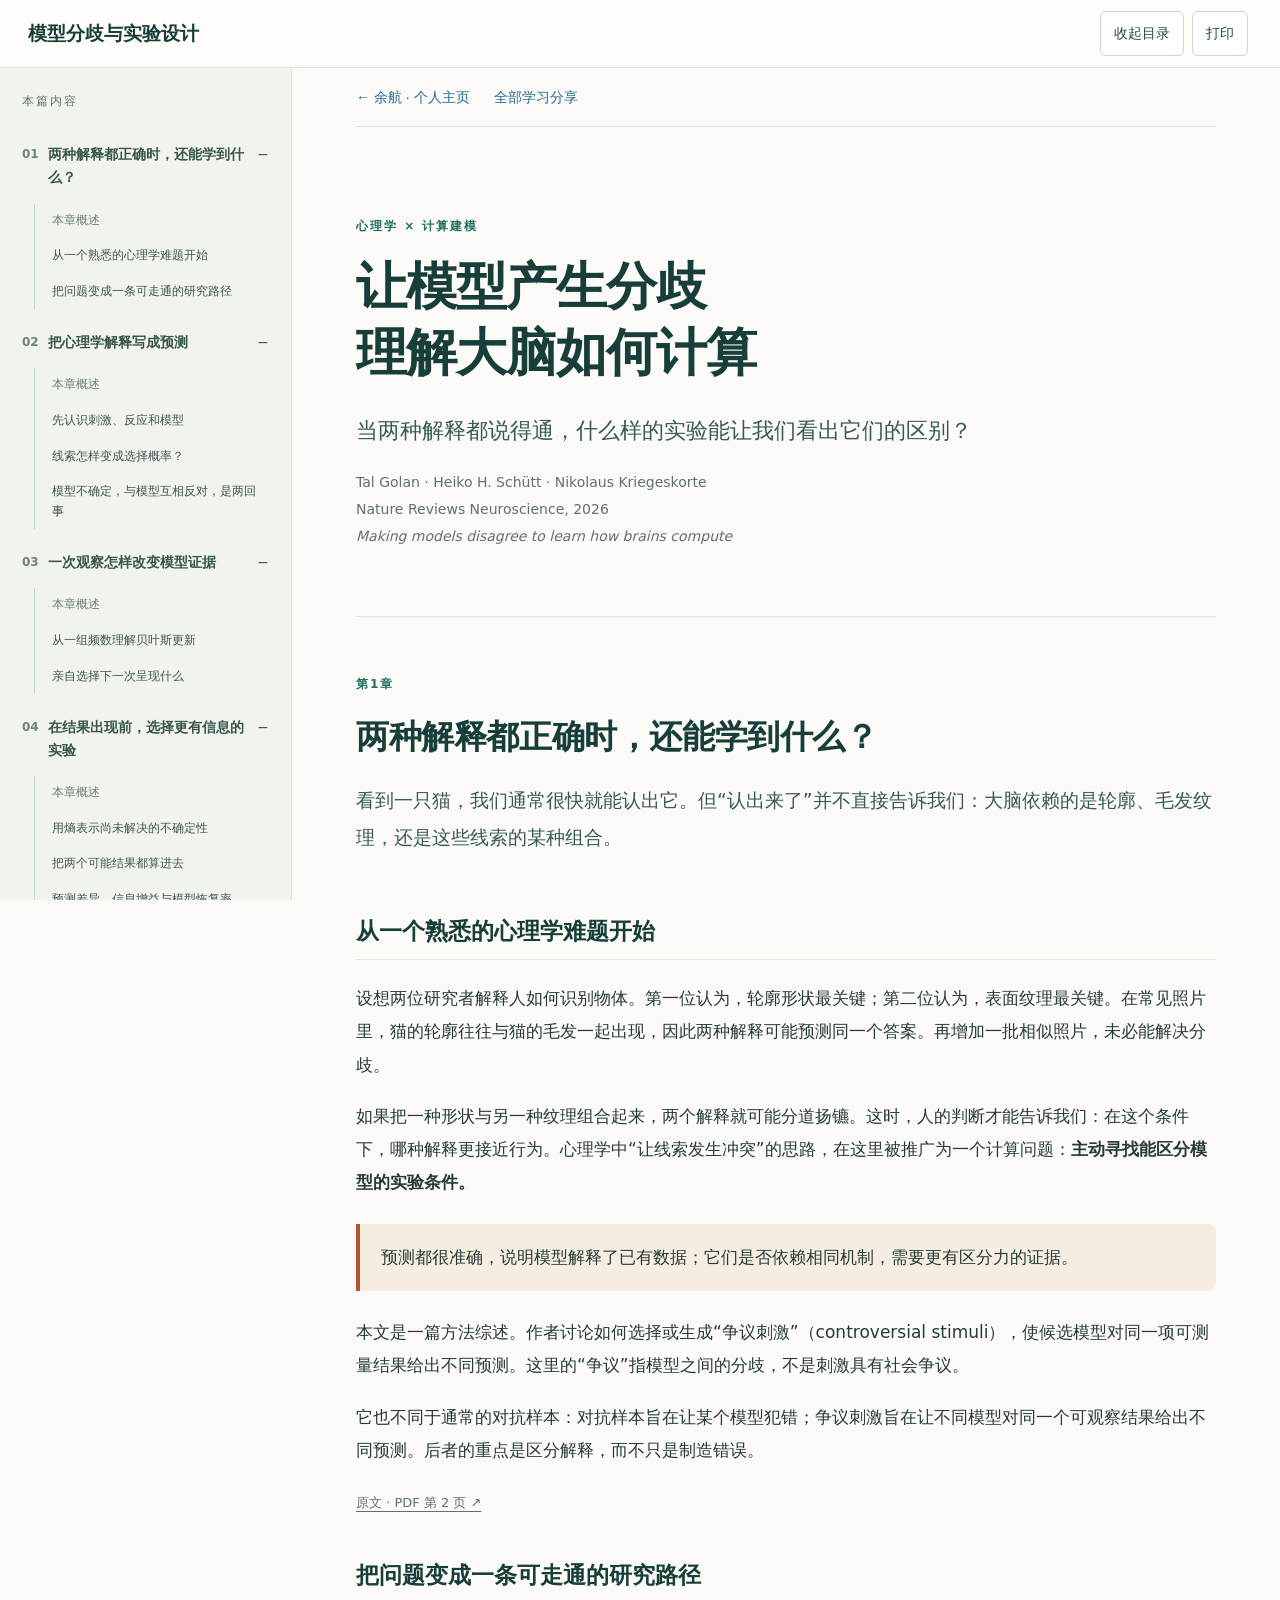
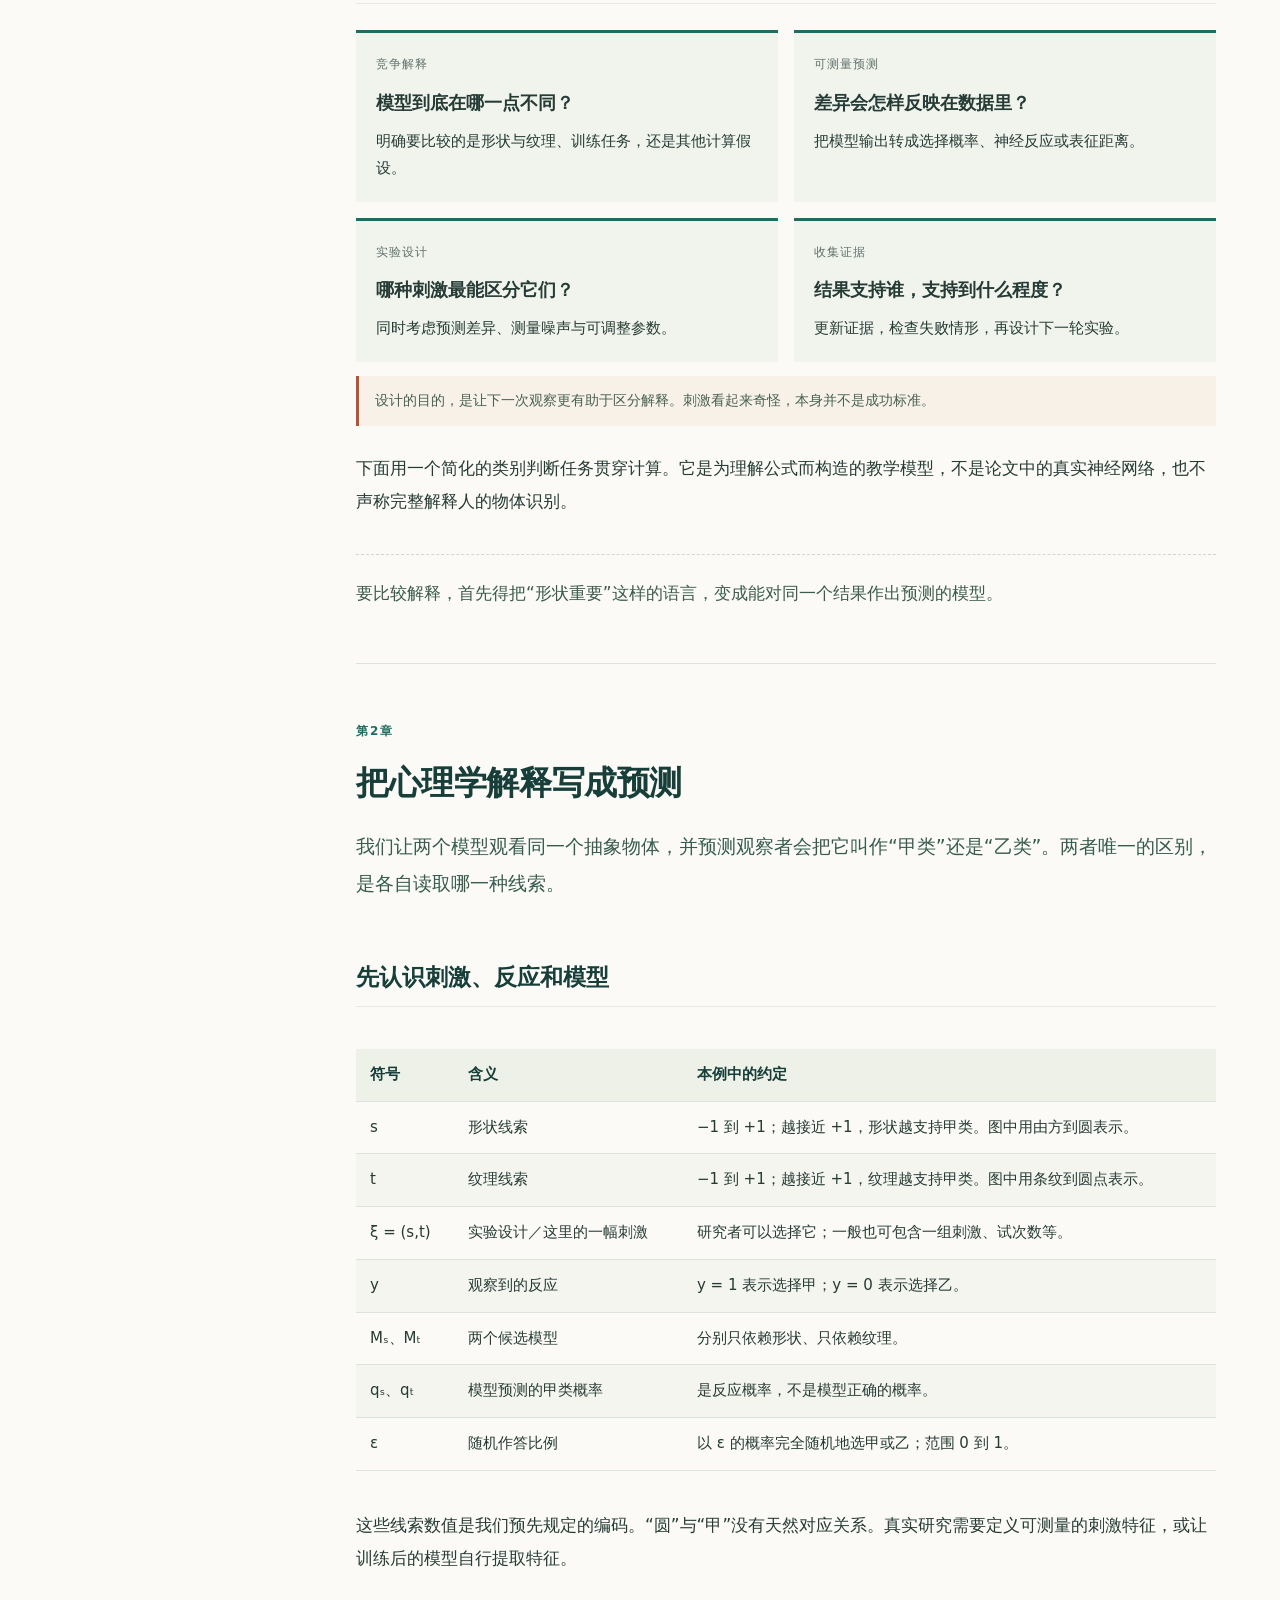
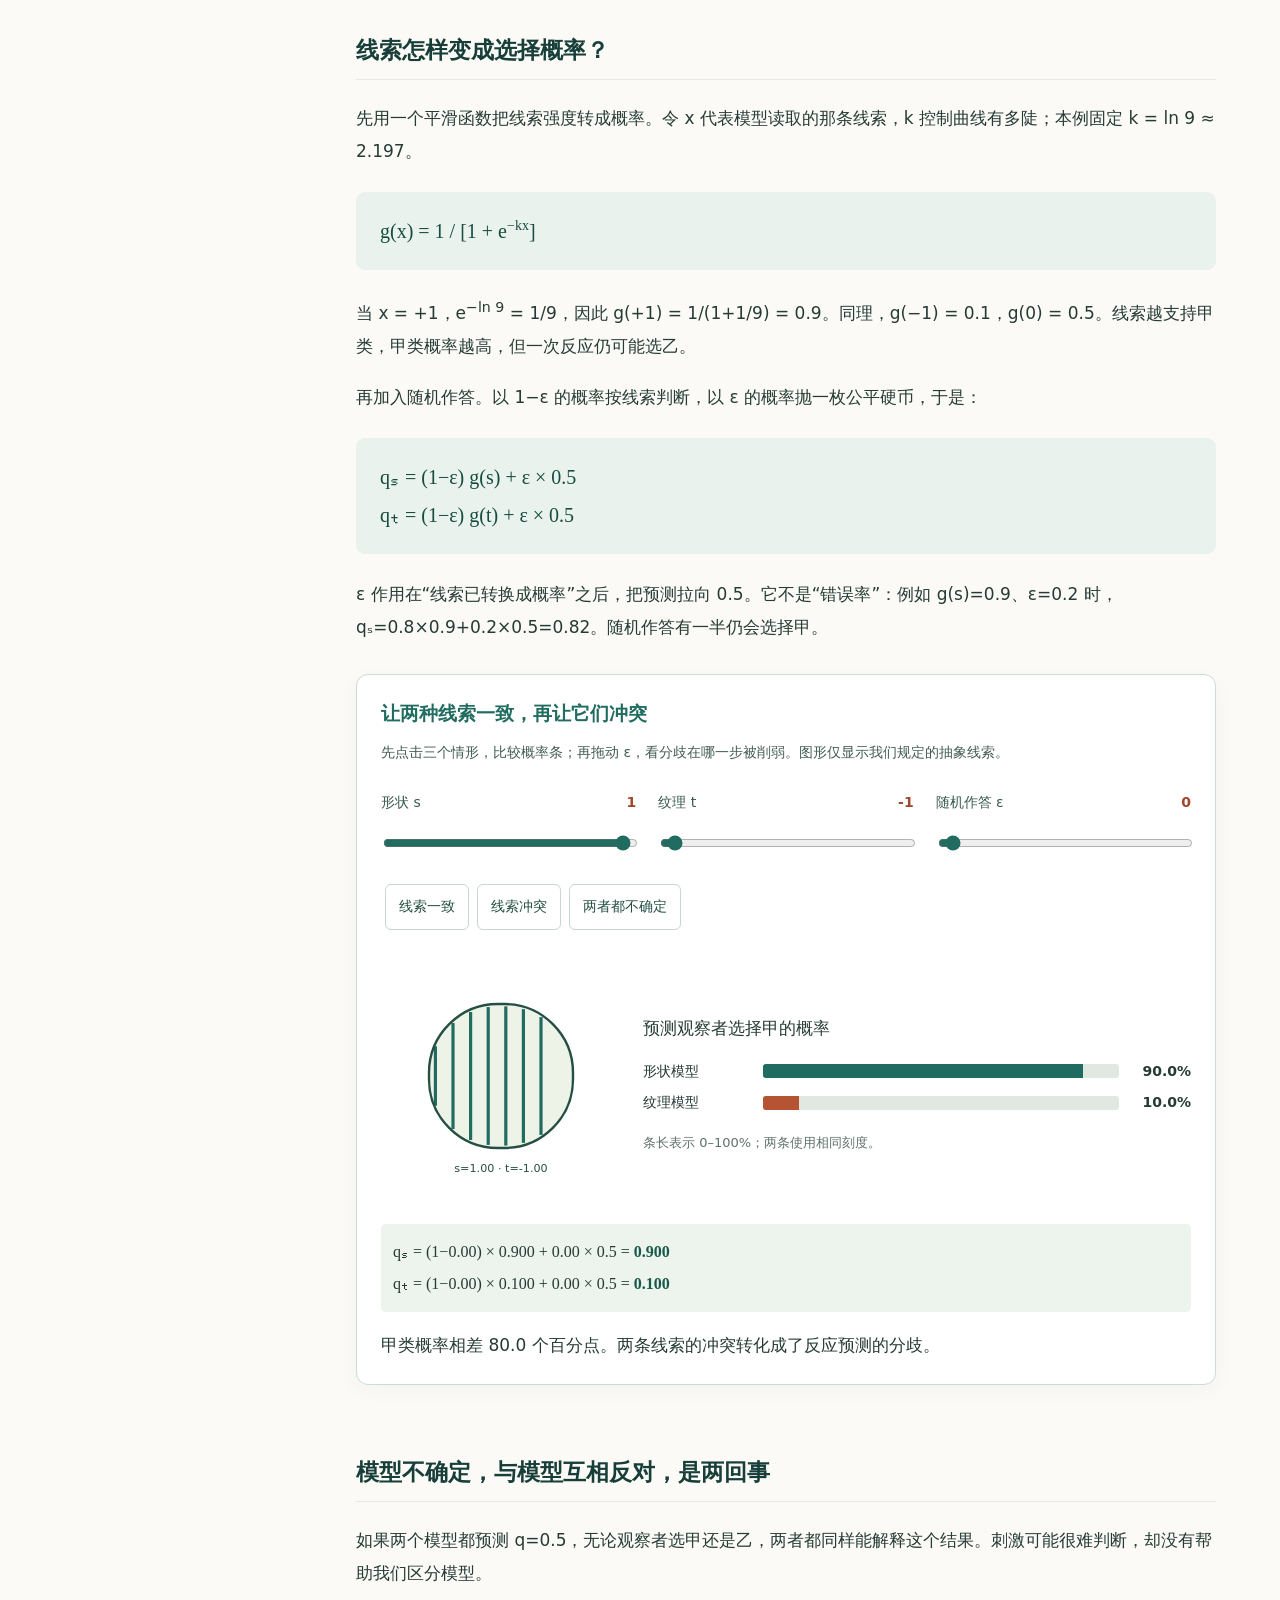
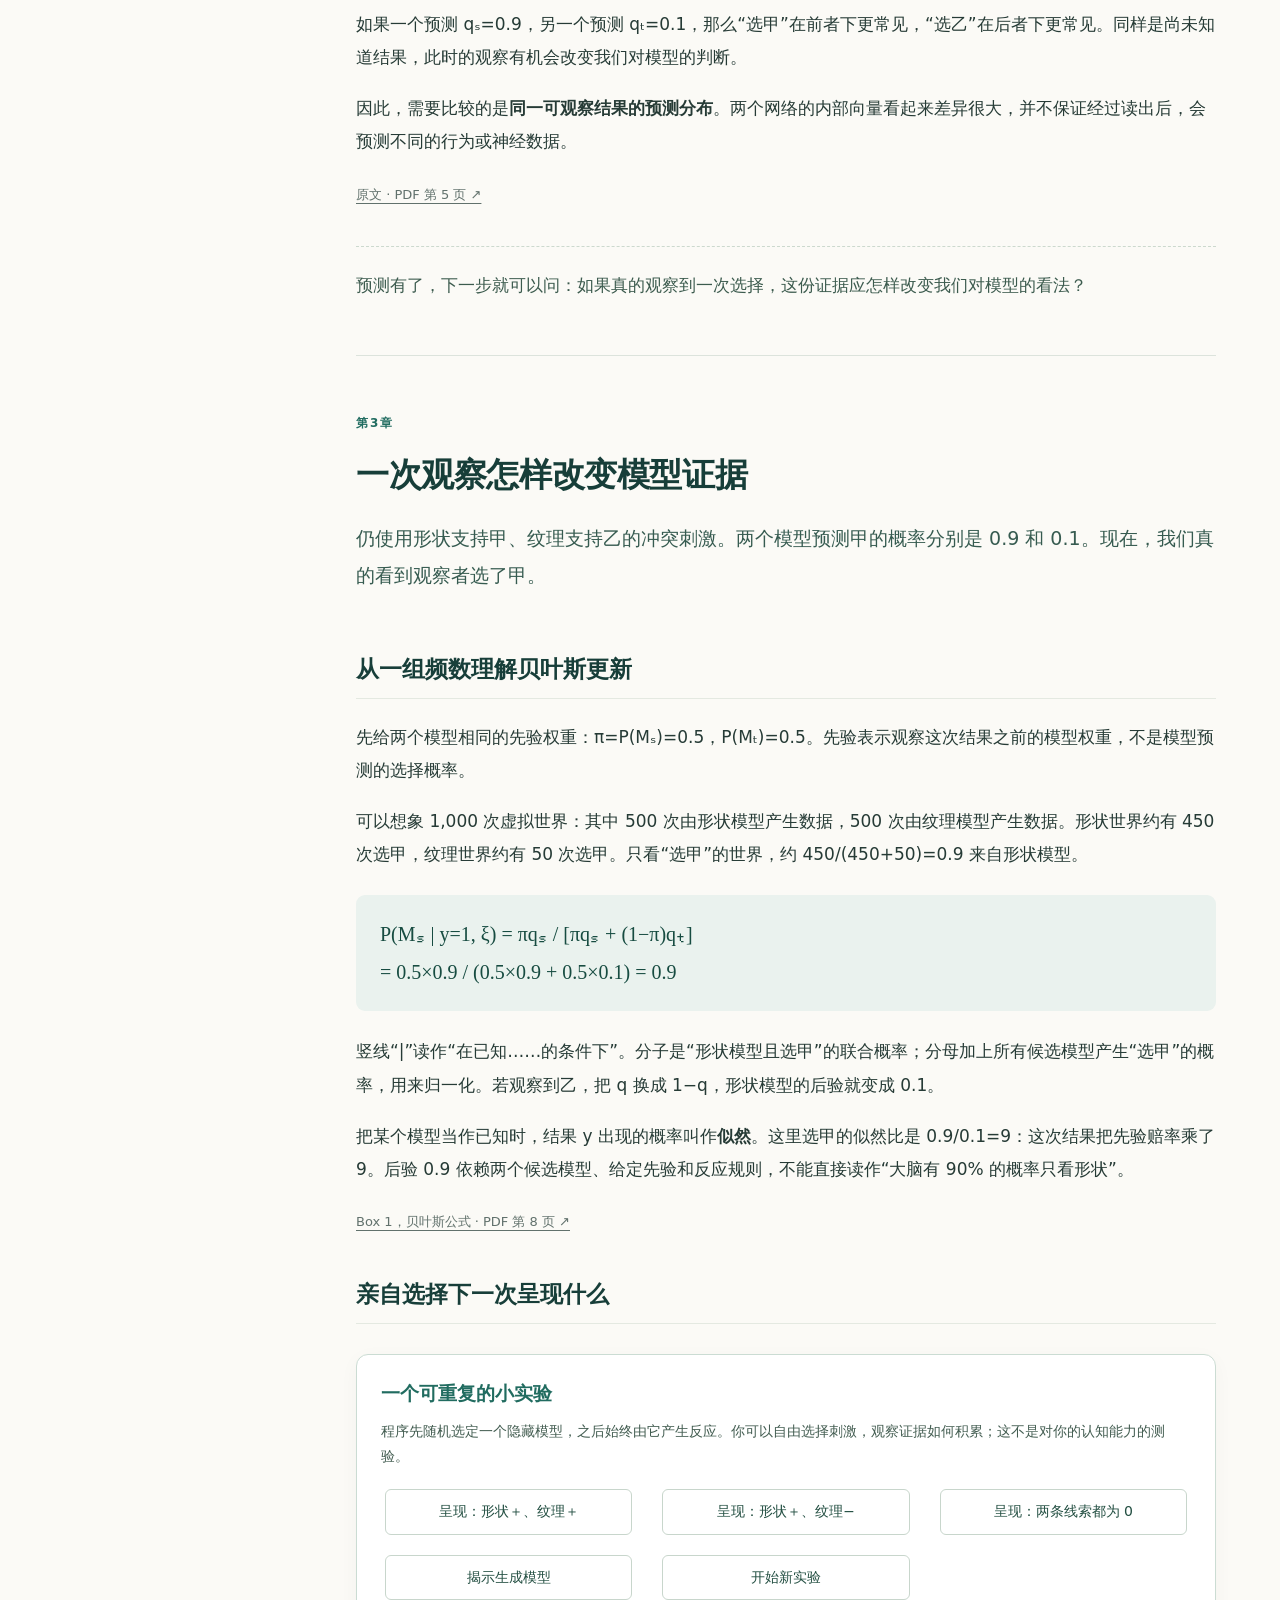
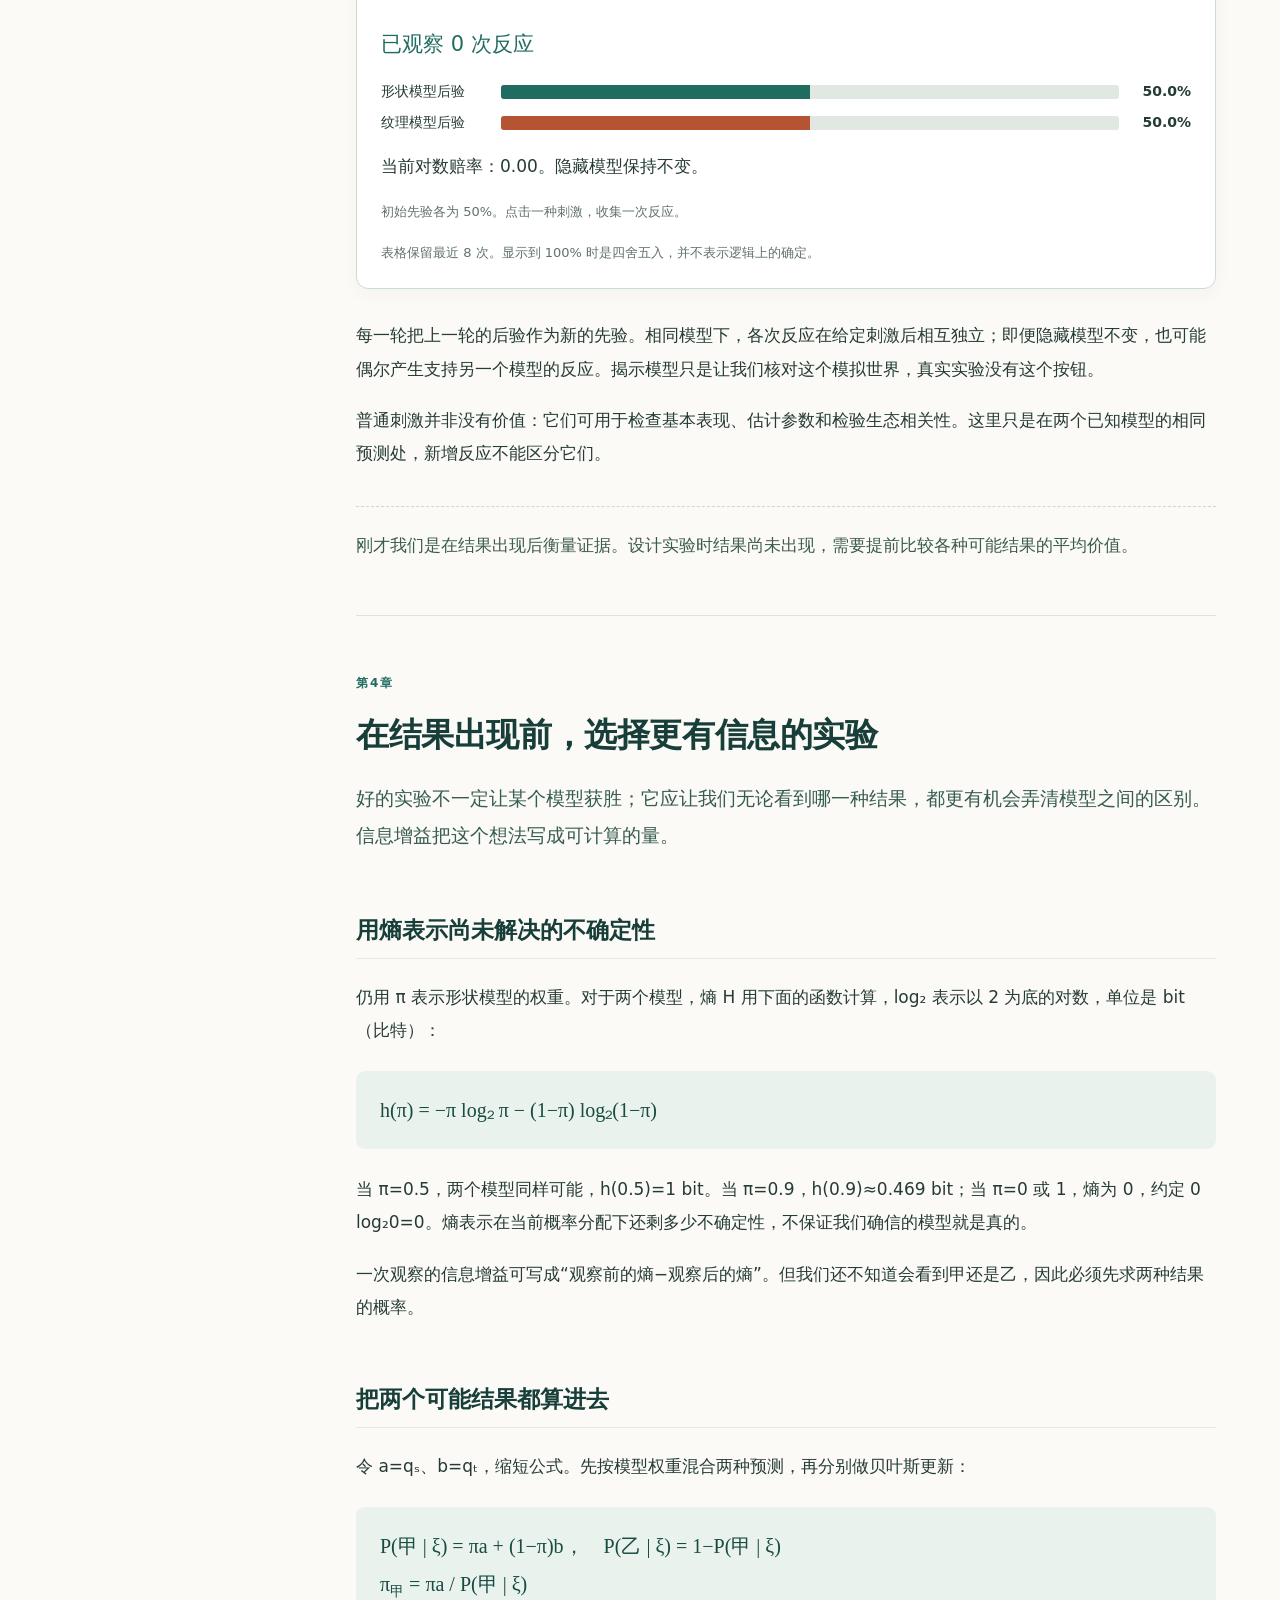
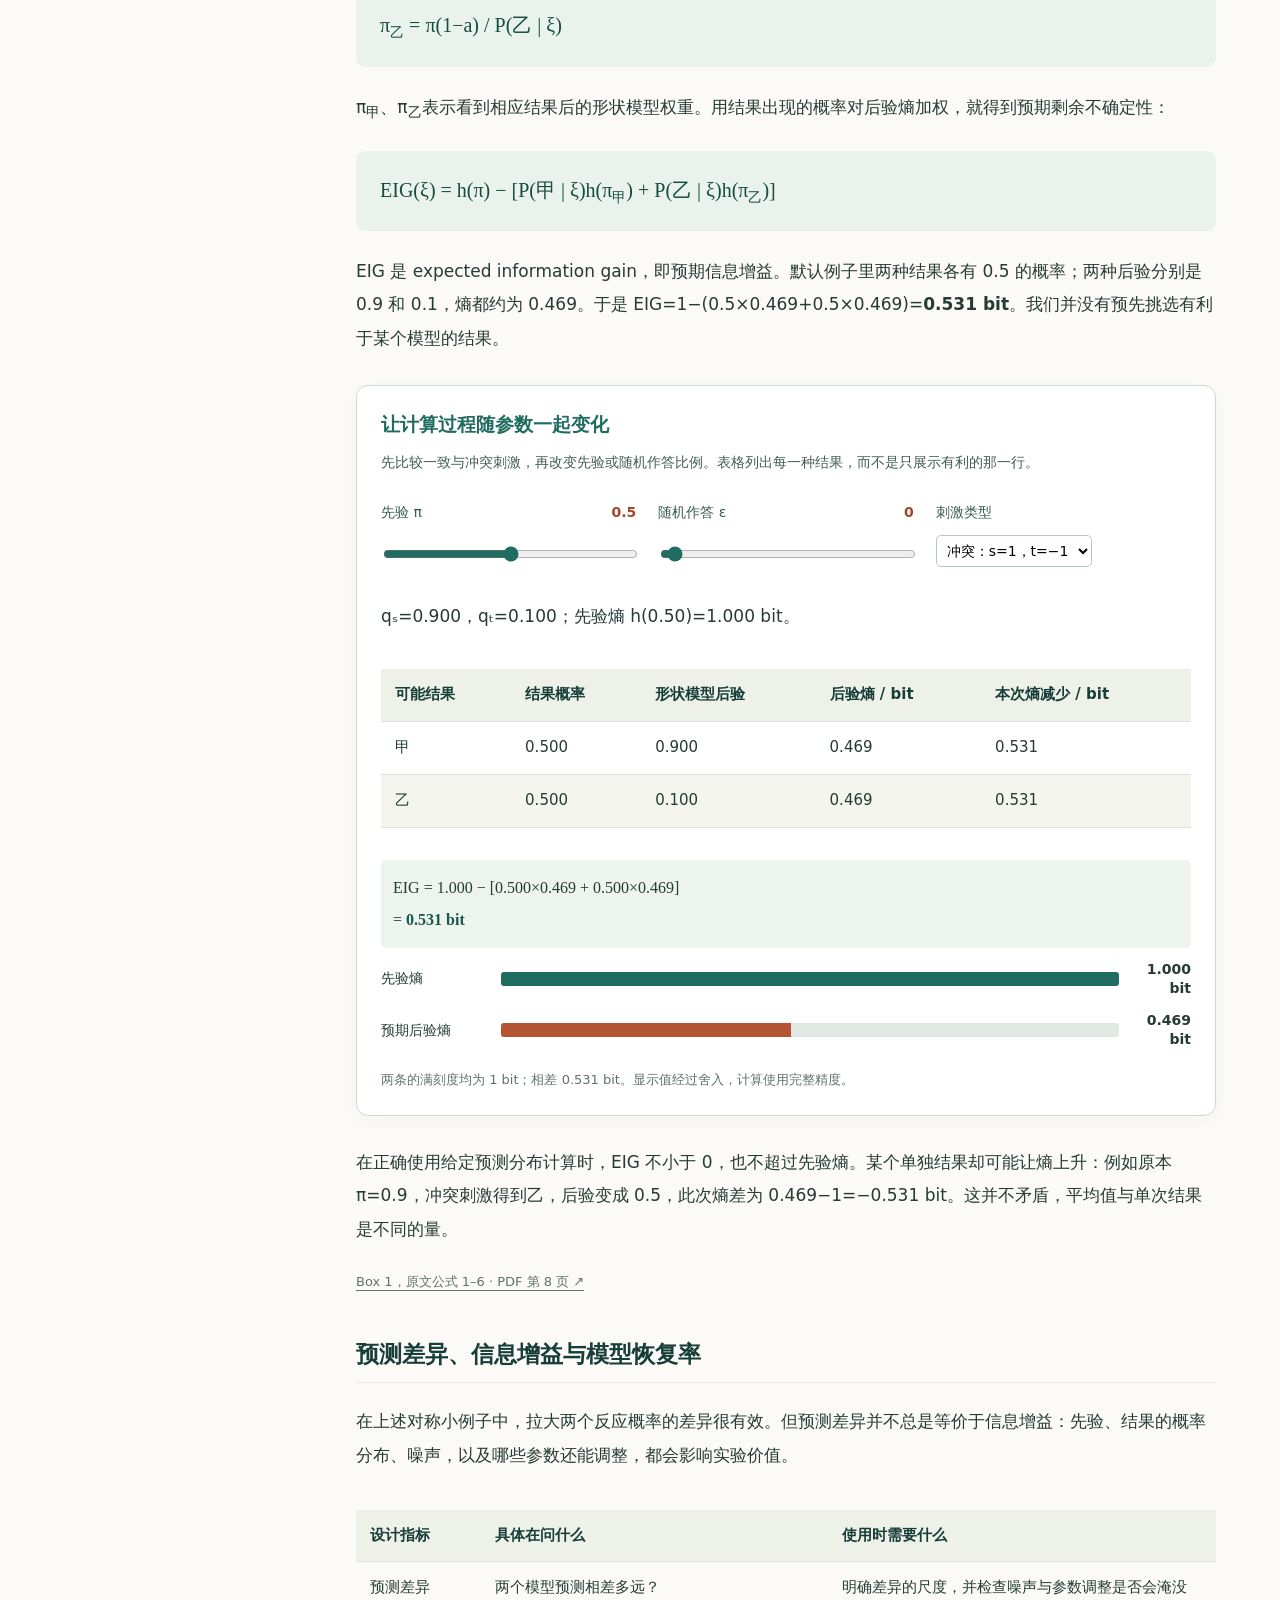
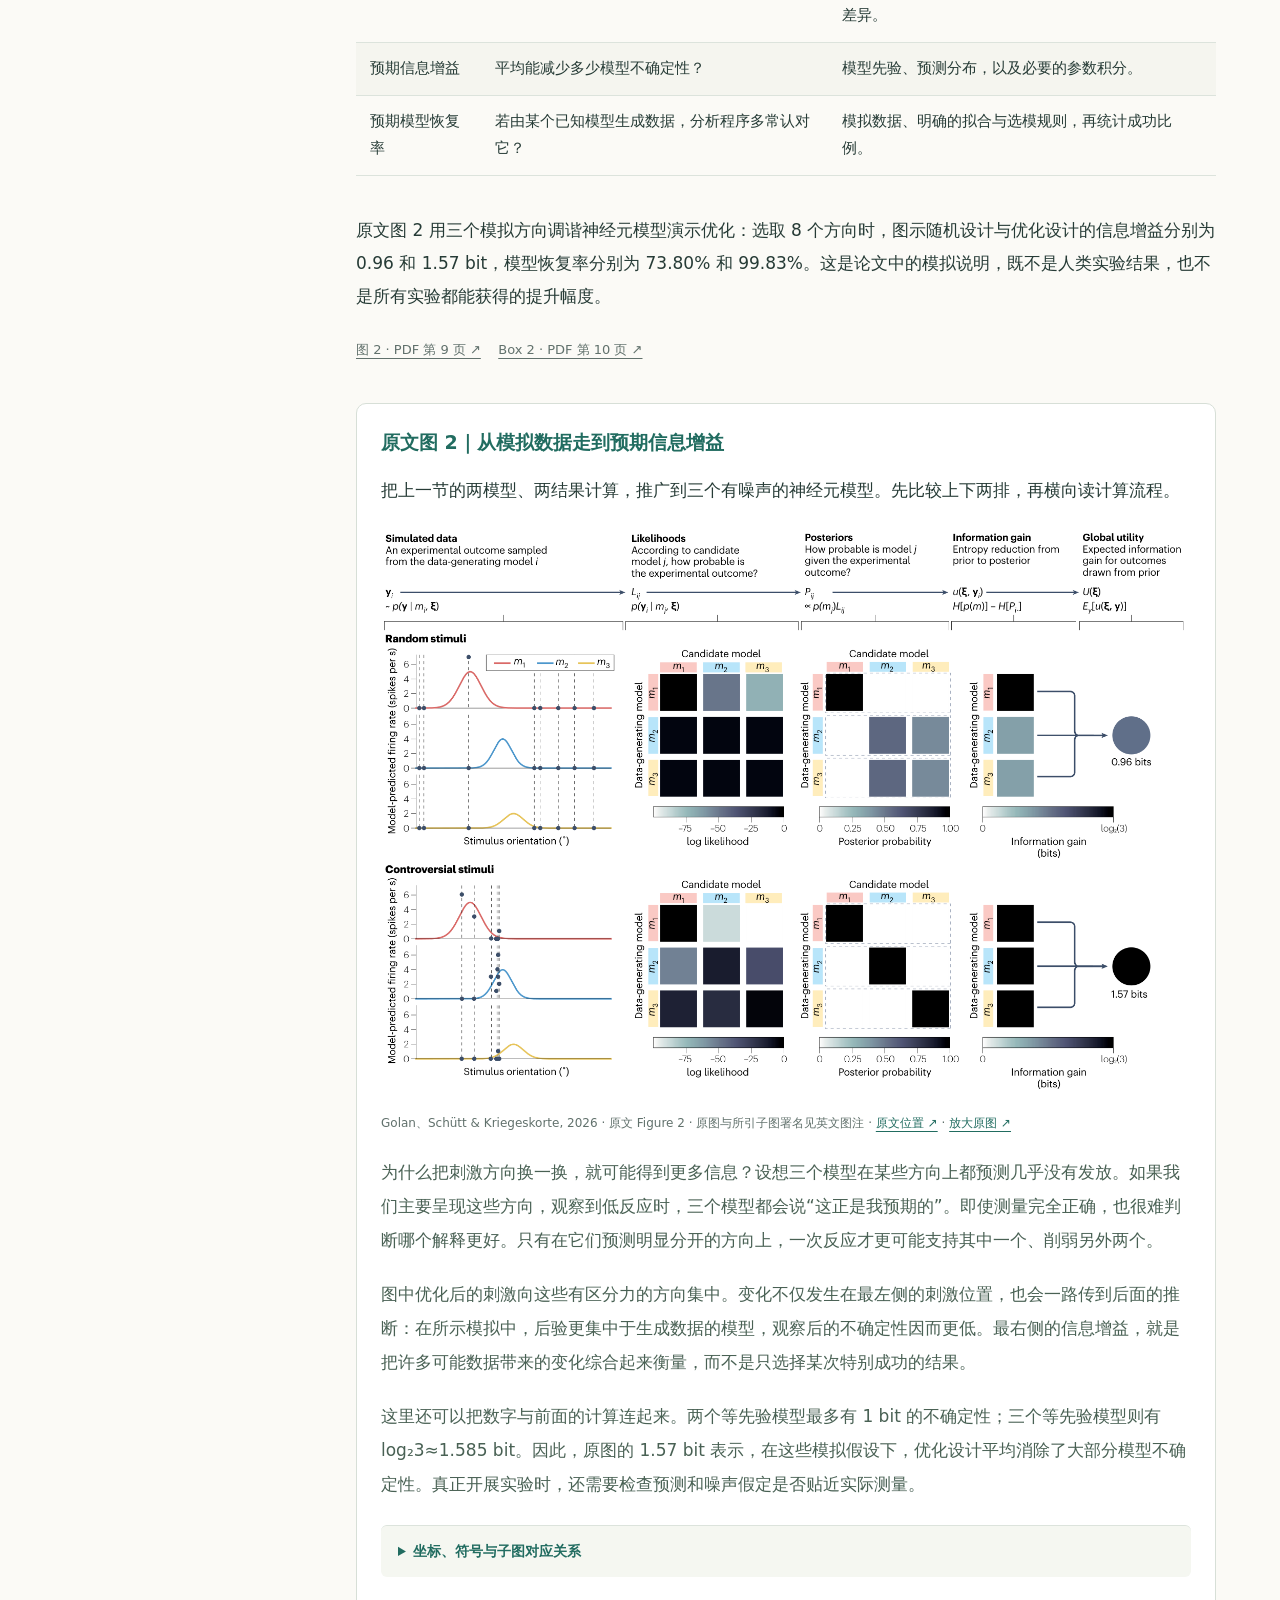
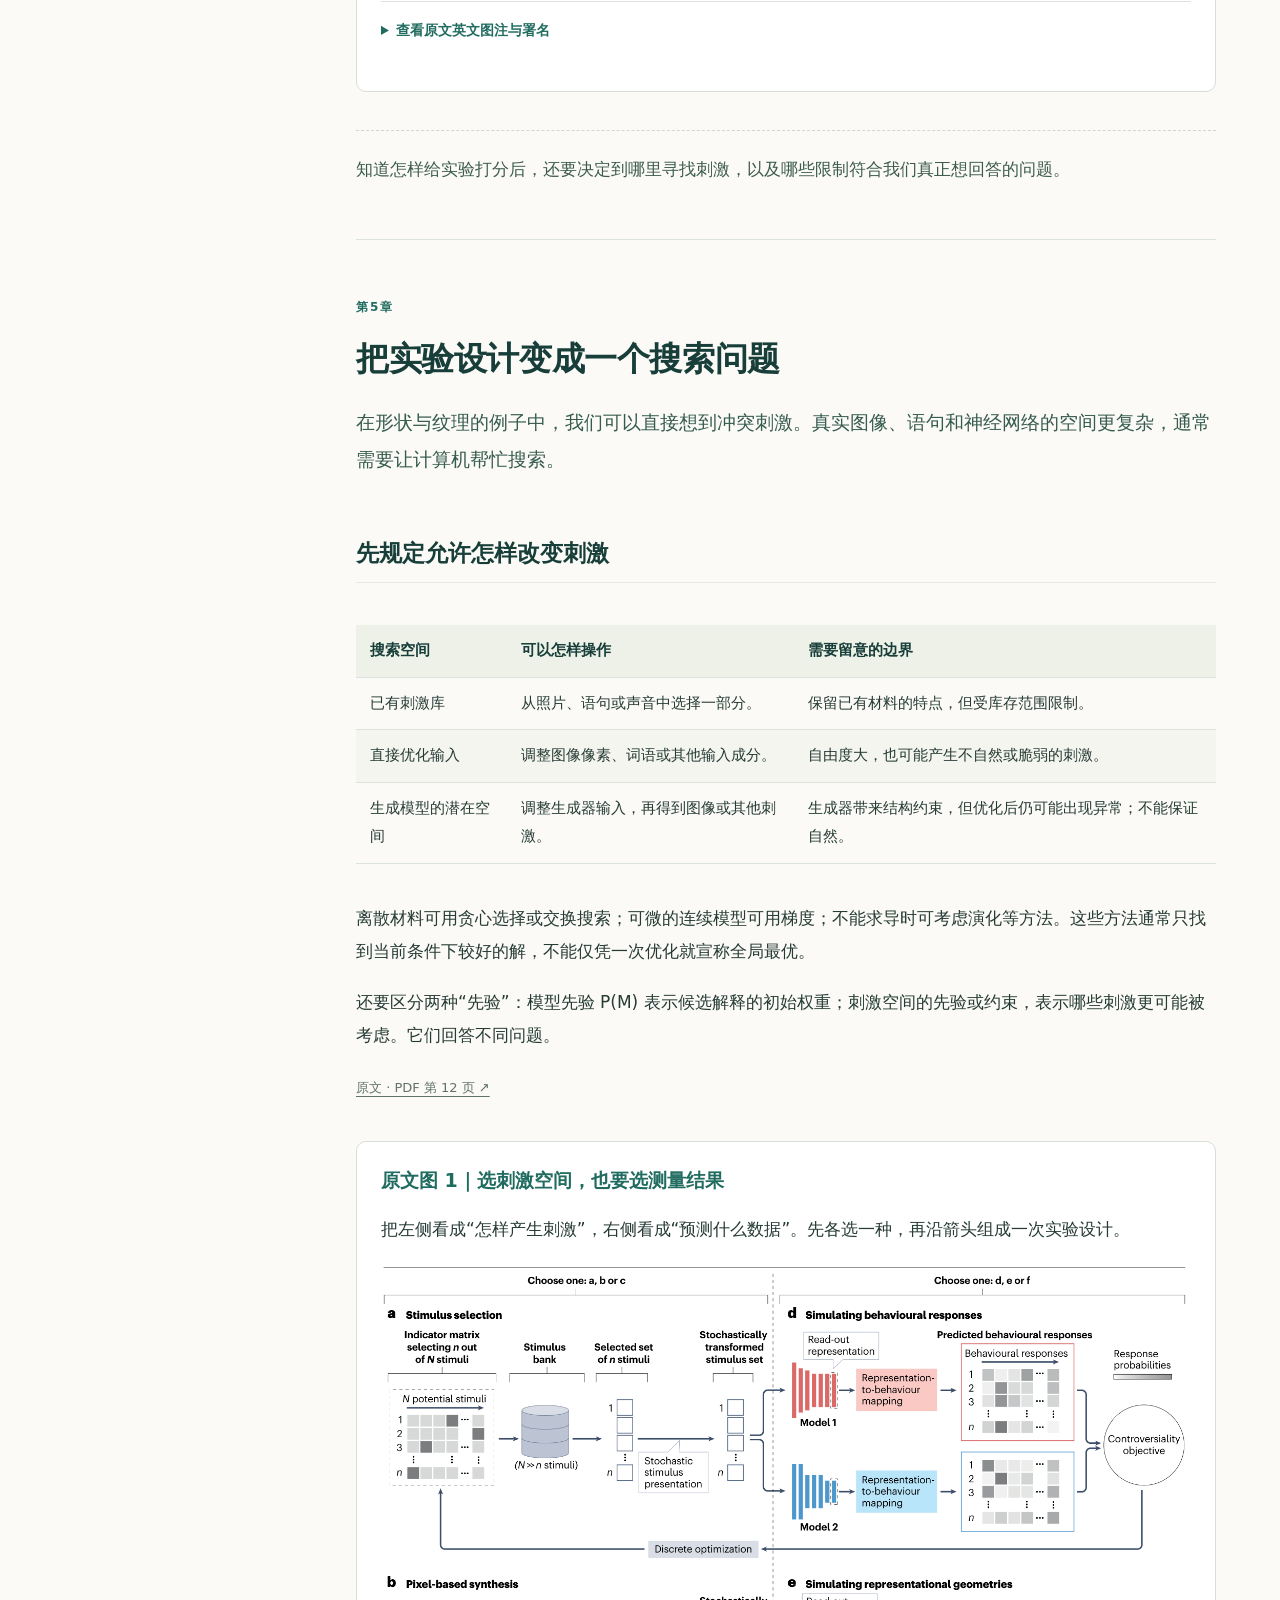
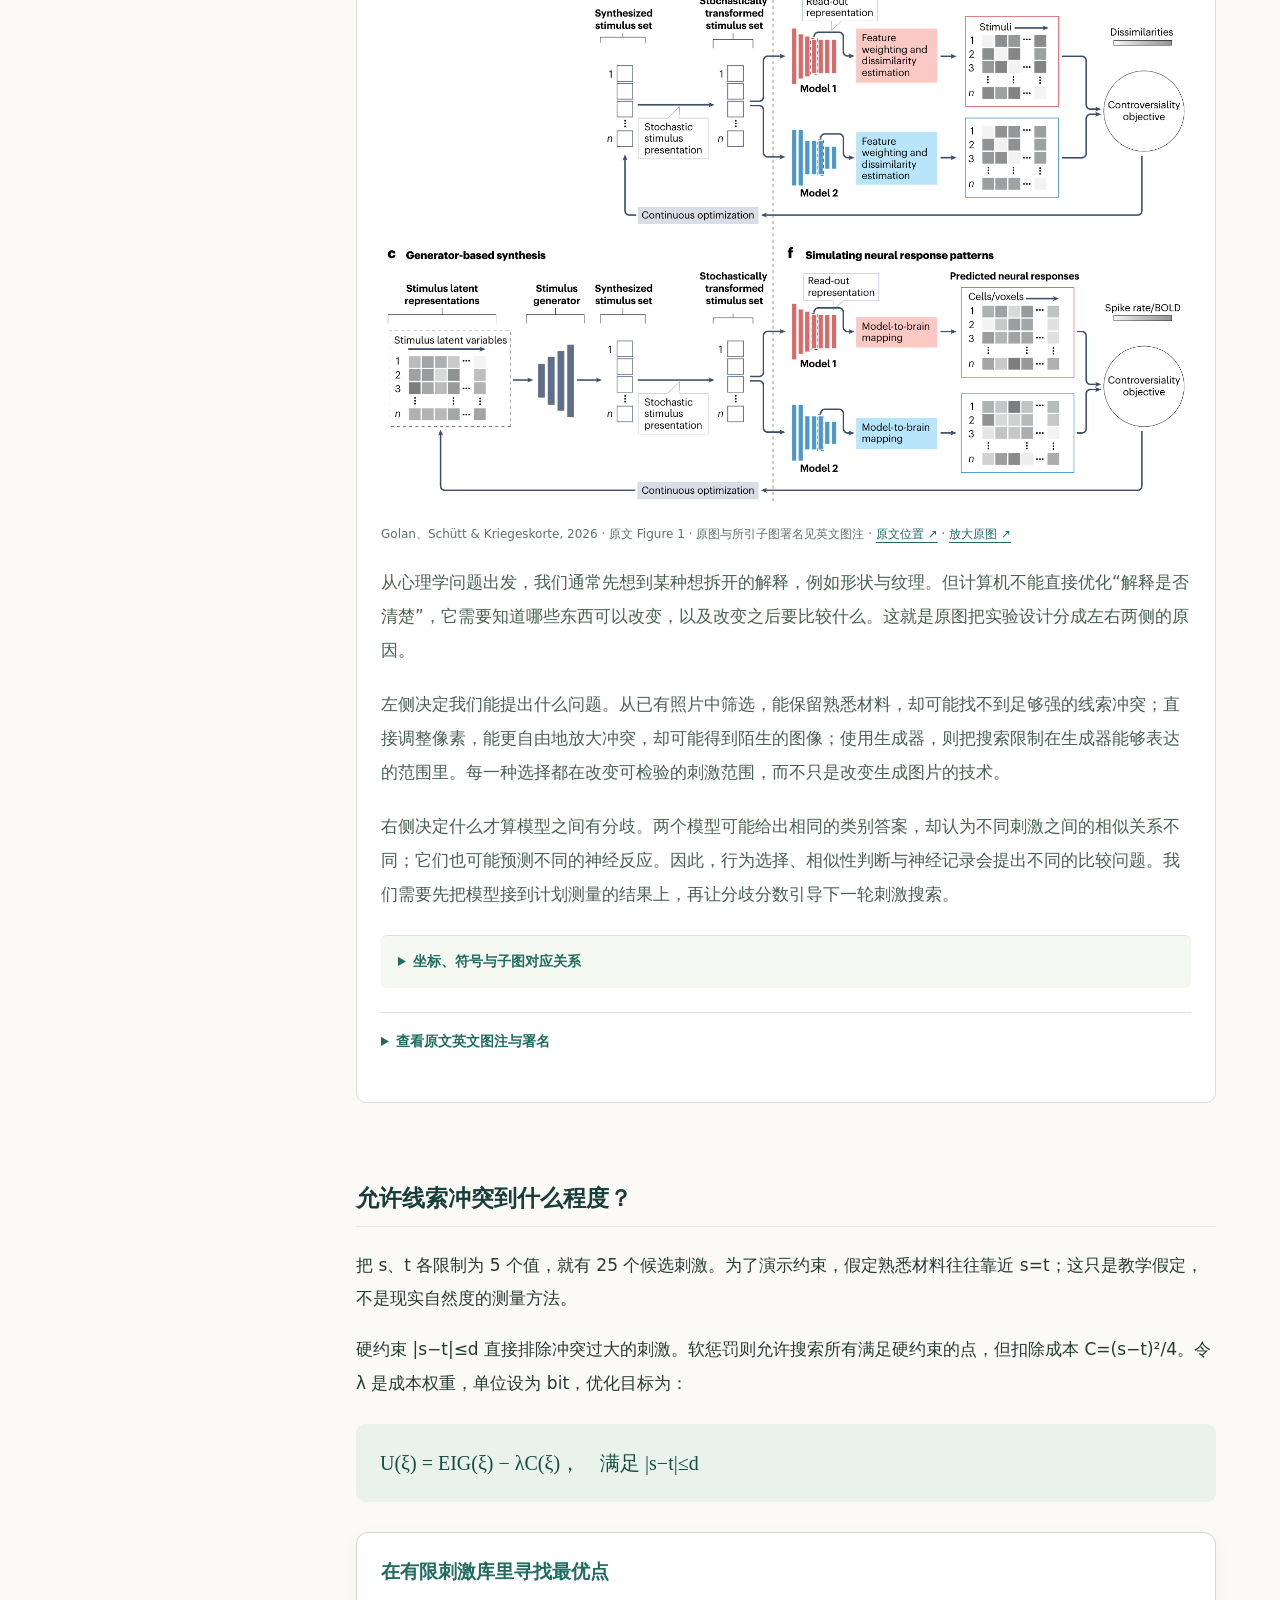
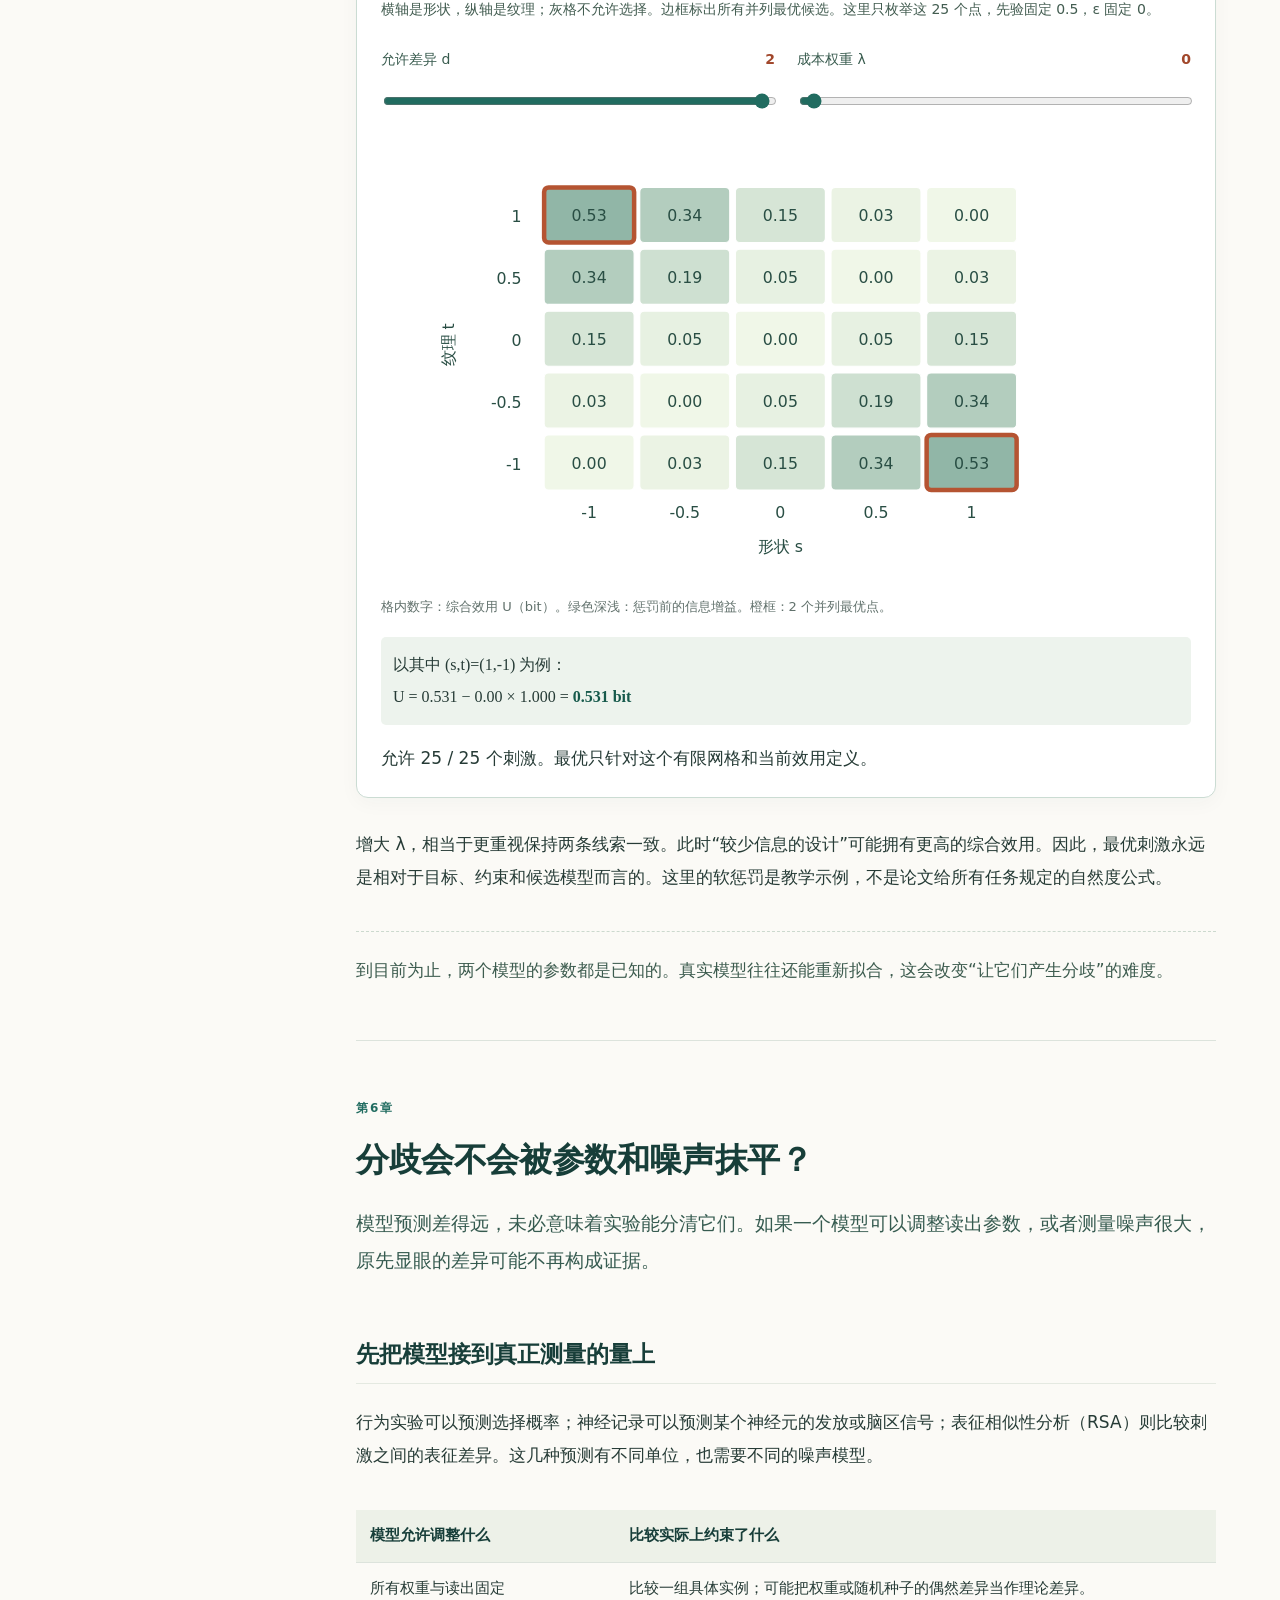
<file: learning/model-disagreement/index.html>
<!DOCTYPE html>

<html lang="zh-CN">
<head>
<meta charset="utf-8"/><meta content="width=device-width,initial-scale=1" name="viewport"/>
<meta content="从心理学中的竞争解释出发，理解如何用模型分歧设计实验，包含贝叶斯推导、信息增益和交互模拟。" name="description"/>
<title>让模型产生分歧，理解大脑如何计算</title>
<link href="assets/style.css" rel="stylesheet"/>
<link rel="stylesheet" href="../reader-nav.css">
</head>
<body>
<a class="skip-link" href="#article">跳到正文</a>
<header class="site-header"><a class="brand" href="#top">模型分歧与实验设计</a><div><button aria-controls="contents" aria-expanded="false" id="menu">章节目录</button><button id="printArticle">打印</button></div></header>
<aside aria-label="章节目录" id="contents"><p class="toc-title">本篇内容</p><nav><details class="toc-group" data-chapter="why" open><summary><span class="toc-number">01</span><span>两种解释都正确时，还能学到什么？</span></summary><div class="toc-children"><a class="toc-link toc-overview" href="#why">本章概述</a><a class="toc-link toc-sub" href="#psychology">从一个熟悉的心理学难题开始</a><a class="toc-link toc-sub" href="#route">把问题变成一条可走通的研究路径</a></div></details><details class="toc-group" data-chapter="predict" ><summary><span class="toc-number">02</span><span>把心理学解释写成预测</span></summary><div class="toc-children"><a class="toc-link toc-overview" href="#predict">本章概述</a><a class="toc-link toc-sub" href="#variables">先认识刺激、反应和模型</a><a class="toc-link toc-sub" href="#prediction-formula">线索怎样变成选择概率？</a><a class="toc-link toc-sub" href="#disagree-not-uncertain">模型不确定，与模型互相反对，是两回事</a></div></details><details class="toc-group" data-chapter="evidence" ><summary><span class="toc-number">03</span><span>一次观察怎样改变模型证据</span></summary><div class="toc-children"><a class="toc-link toc-overview" href="#evidence">本章概述</a><a class="toc-link toc-sub" href="#bayes">从一组频数理解贝叶斯更新</a><a class="toc-link toc-sub" href="#experiment">亲自选择下一次呈现什么</a></div></details><details class="toc-group" data-chapter="information-chapter" ><summary><span class="toc-number">04</span><span>在结果出现前，选择更有信息的实验</span></summary><div class="toc-children"><a class="toc-link toc-overview" href="#information-chapter">本章概述</a><a class="toc-link toc-sub" href="#entropy">用熵表示尚未解决的不确定性</a><a class="toc-link toc-sub" href="#eig">把两个可能结果都算进去</a><a class="toc-link toc-sub" href="#objectives">预测差异、信息增益与模型恢复率</a></div></details><details class="toc-group" data-chapter="search-chapter" ><summary><span class="toc-number">05</span><span>把实验设计变成一个搜索问题</span></summary><div class="toc-children"><a class="toc-link toc-overview" href="#search-chapter">本章概述</a><a class="toc-link toc-sub" href="#search-space">先规定允许怎样改变刺激</a><a class="toc-link toc-sub" href="#search-lab">允许线索冲突到什么程度？</a></div></details><details class="toc-group" data-chapter="robustness" ><summary><span class="toc-number">06</span><span>分歧会不会被参数和噪声抹平？</span></summary><div class="toc-children"><a class="toc-link toc-overview" href="#robustness">本章概述</a><a class="toc-link toc-sub" href="#mapping">先把模型接到真正测量的量上</a><a class="toc-link toc-sub" href="#shared-offset">一个偏移量就能消除一次差异</a><a class="toc-link toc-sub" href="#rdm-signal">表征图不相关，也可能几乎没有信息</a></div></details><details class="toc-group" data-chapter="studies" ><summary><span class="toc-number">07</span><span>回到论文：研究者怎样让模型分道扬镳？</span></summary><div class="toc-children"><a class="toc-link toc-overview" href="#studies">本章概述</a><a class="toc-link toc-sub" href="#case-quality">图像质量：固定一个解释，改变另一个</a><a class="toc-link toc-sub" href="#case-language">语言自然度：让模型对句子产生相反偏好</a><a class="toc-link toc-sub" href="#case-faces">面孔相似性：分歧究竟来自任务，还是随机种子？</a><a class="toc-link toc-sub" href="#case-scene">场景与有生性：把相关的心理属性拆开</a><a class="toc-link toc-sub" href="#case-neurons">神经反应：控制成功，不等于已经区分模型</a></div></details><details class="toc-group" data-chapter="interpret" ><summary><span class="toc-number">08</span><span>获胜之后，我们究竟学到了什么？</span></summary><div class="toc-children"><a class="toc-link toc-overview" href="#interpret">本章概述</a><a class="toc-link toc-sub" href="#open-set">从找赢家，走向寻找各自的失败条件</a><a class="toc-link toc-sub" href="#pareto-frontier">一个总分如何掩盖两种能力？</a><a class="toc-link toc-sub" href="#research-cycle">把下一轮实验接回心理学问题</a></div></details></nav><a class="toc-source" href="#sources">参考文献</a></aside>
<main id="article"><nav class="cv-reading-nav" aria-label="站点导航"><a href="../../index.html">← 余航 · 个人主页</a><a href="../index.html">全部学习分享</a></nav><article>
<div class="article-header" id="top"><p class="eyebrow">心理学 × 计算建模</p><h1>让模型产生分歧<br/>理解大脑如何计算</h1><p class="article-deck">当两种解释都说得通，什么样的实验能让我们看出它们的区别？</p><p class="byline">Tal Golan · Heiko H. Schütt · Nikolaus Kriegeskorte<br/>Nature Reviews Neuroscience, 2026<br/><i>Making models disagree to learn how brains compute</i></p></div>
<noscript><p class="callout">正文和公式可以直接阅读；交互图需要浏览器启用 JavaScript。</p></noscript><section class="chapter" id="why" aria-labelledby="why-title"><div class="eyebrow">第1章</div><h2 id="why-title">两种解释都正确时，还能学到什么？</h2><p class="chapter-intro">看到一只猫，我们通常很快就能认出它。但“认出来了”并不直接告诉我们：大脑依赖的是轮廓、毛发纹理，还是这些线索的某种组合。</p><section class="topic" id="psychology" aria-labelledby="psychology-title"><h3 id="psychology-title">从一个熟悉的心理学难题开始</h3><p>设想两位研究者解释人如何识别物体。第一位认为，轮廓形状最关键；第二位认为，表面纹理最关键。在常见照片里，猫的轮廓往往与猫的毛发一起出现，因此两种解释可能预测同一个答案。再增加一批相似照片，未必能解决分歧。</p><p>如果把一种形状与另一种纹理组合起来，两个解释就可能分道扬镳。这时，人的判断才能告诉我们：在这个条件下，哪种解释更接近行为。心理学中“让线索发生冲突”的思路，在这里被推广为一个计算问题：<strong>主动寻找能区分模型的实验条件。</strong></p><div class="callout">预测都很准确，说明模型解释了已有数据；它们是否依赖相同机制，需要更有区分力的证据。</div><p>本文是一篇方法综述。作者讨论如何选择或生成“争议刺激”（controversial stimuli），使候选模型对同一项可测量结果给出不同预测。这里的“争议”指模型之间的分歧，不是刺激具有社会争议。</p><p>它也不同于通常的对抗样本：对抗样本旨在让某个模型犯错；争议刺激旨在让不同模型对同一个可观察结果给出不同预测。后者的重点是区分解释，而不只是制造错误。</p><a class="source" href="source/paper.pdf#page=2" rel="noopener" target="_blank">原文 · PDF 第 2 页 ↗</a></section><section class="topic" id="route" aria-labelledby="route-title"><h3 id="route-title">把问题变成一条可走通的研究路径</h3><figure class="research-flow"><ol><li><span>竞争解释</span><b>模型到底在哪一点不同？</b><p>明确要比较的是形状与纹理、训练任务，还是其他计算假设。</p></li><li><span>可测量预测</span><b>差异会怎样反映在数据里？</b><p>把模型输出转成选择概率、神经反应或表征距离。</p></li><li><span>实验设计</span><b>哪种刺激最能区分它们？</b><p>同时考虑预测差异、测量噪声与可调整参数。</p></li><li><span>收集证据</span><b>结果支持谁，支持到什么程度？</b><p>更新证据，检查失败情形，再设计下一轮实验。</p></li></ol><figcaption>设计的目的，是让下一次观察更有助于区分解释。刺激看起来奇怪，本身并不是成功标准。</figcaption></figure><p>下面用一个简化的类别判断任务贯穿计算。它是为理解公式而构造的教学模型，不是论文中的真实神经网络，也不声称完整解释人的物体识别。</p></section><p class="chapter-close">要比较解释，首先得把“形状重要”这样的语言，变成能对同一个结果作出预测的模型。</p></section><section class="chapter" id="predict" aria-labelledby="predict-title"><div class="eyebrow">第2章</div><h2 id="predict-title">把心理学解释写成预测</h2><p class="chapter-intro">我们让两个模型观看同一个抽象物体，并预测观察者会把它叫作“甲类”还是“乙类”。两者唯一的区别，是各自读取哪一种线索。</p><section class="topic" id="variables" aria-labelledby="variables-title"><h3 id="variables-title">先认识刺激、反应和模型</h3><div class="tablewrap"><table><thead><tr><th scope="col">符号</th><th scope="col">含义</th><th scope="col">本例中的约定</th></tr></thead><tbody><tr><td>s</td><td>形状线索</td><td>−1 到 +1；越接近 +1，形状越支持甲类。图中用由方到圆表示。</td></tr><tr><td>t</td><td>纹理线索</td><td>−1 到 +1；越接近 +1，纹理越支持甲类。图中用条纹到圆点表示。</td></tr><tr><td>ξ = (s,t)</td><td>实验设计／这里的一幅刺激</td><td>研究者可以选择它；一般也可包含一组刺激、试次数等。</td></tr><tr><td>y</td><td>观察到的反应</td><td>y = 1 表示选择甲；y = 0 表示选择乙。</td></tr><tr><td>Mₛ、Mₜ</td><td>两个候选模型</td><td>分别只依赖形状、只依赖纹理。</td></tr><tr><td>qₛ、qₜ</td><td>模型预测的甲类概率</td><td>是反应概率，不是模型正确的概率。</td></tr><tr><td>ε</td><td>随机作答比例</td><td>以 ε 的概率完全随机地选甲或乙；范围 0 到 1。</td></tr></tbody></table></div><p>这些线索数值是我们预先规定的编码。“圆”与“甲”没有天然对应关系。真实研究需要定义可测量的刺激特征，或让训练后的模型自行提取特征。</p></section><section class="topic" id="prediction-formula" aria-labelledby="prediction-formula-title"><h3 id="prediction-formula-title">线索怎样变成选择概率？</h3><p>先用一个平滑函数把线索强度转成概率。令 x 代表模型读取的那条线索，k 控制曲线有多陡；本例固定 k = ln 9 ≈ 2.197。</p><div class="eq">g(x) = 1 / [1 + e<sup>−kx</sup>]</div><p>当 x = +1，e<sup>−ln 9</sup> = 1/9，因此 g(+1) = 1/(1+1/9) = 0.9。同理，g(−1) = 0.1，g(0) = 0.5。线索越支持甲类，甲类概率越高，但一次反应仍可能选乙。</p><p>再加入随机作答。以 1−ε 的概率按线索判断，以 ε 的概率抛一枚公平硬币，于是：</p><div class="eq">qₛ = (1−ε) g(s) + ε × 0.5<br/>qₜ = (1−ε) g(t) + ε × 0.5</div><p>ε 作用在“线索已转换成概率”之后，把预测拉向 0.5。它不是“错误率”：例如 g(s)=0.9、ε=0.2 时，qₛ=0.8×0.9+0.2×0.5=0.82。随机作答有一半仍会选择甲。</p><div class="lab"><h4>让两种线索一致，再让它们冲突</h4><p class="control-help">先点击三个情形，比较概率条；再拖动 ε，看分歧在哪一步被削弱。图形仅显示我们规定的抽象线索。</p><div class="controls"><label for="shape">形状 s <output id="shapeValue">1</output><input id="shape" max="1" min="-1" step="0.05" type="range" value="1"/></label><label for="texture">纹理 t <output id="textureValue">-1</output><input id="texture" max="1" min="-1" step="0.05" type="range" value="-1"/></label><label for="lapse">随机作答 ε <output id="lapseValue">0</output><input id="lapse" max="1" min="0" step="0.05" type="range" value="0"/></label><div><button id="familiar">线索一致</button><button id="conflict">线索冲突</button><button id="ambiguous">两者都不确定</button></div></div><div aria-live="polite" class="lab-result" id="prediction"></div></div></section><section class="topic" id="disagree-not-uncertain" aria-labelledby="disagree-not-uncertain-title"><h3 id="disagree-not-uncertain-title">模型不确定，与模型互相反对，是两回事</h3><p>如果两个模型都预测 q=0.5，无论观察者选甲还是乙，两者都同样能解释这个结果。刺激可能很难判断，却没有帮助我们区分模型。</p><p>如果一个预测 qₛ=0.9，另一个预测 qₜ=0.1，那么“选甲”在前者下更常见，“选乙”在后者下更常见。同样是尚未知道结果，此时的观察有机会改变我们对模型的判断。</p><p>因此，需要比较的是<strong>同一可观察结果的预测分布</strong>。两个网络的内部向量看起来差异很大，并不保证经过读出后，会预测不同的行为或神经数据。</p><a class="source" href="source/paper.pdf#page=5" rel="noopener" target="_blank">原文 · PDF 第 5 页 ↗</a></section><p class="chapter-close">预测有了，下一步就可以问：如果真的观察到一次选择，这份证据应怎样改变我们对模型的看法？</p></section><section class="chapter" id="evidence" aria-labelledby="evidence-title"><div class="eyebrow">第3章</div><h2 id="evidence-title">一次观察怎样改变模型证据</h2><p class="chapter-intro">仍使用形状支持甲、纹理支持乙的冲突刺激。两个模型预测甲的概率分别是 0.9 和 0.1。现在，我们真的看到观察者选了甲。</p><section class="topic" id="bayes" aria-labelledby="bayes-title"><h3 id="bayes-title">从一组频数理解贝叶斯更新</h3><p>先给两个模型相同的先验权重：π=P(Mₛ)=0.5，P(Mₜ)=0.5。先验表示观察这次结果之前的模型权重，不是模型预测的选择概率。</p><p>可以想象 1,000 次虚拟世界：其中 500 次由形状模型产生数据，500 次由纹理模型产生数据。形状世界约有 450 次选甲，纹理世界约有 50 次选甲。只看“选甲”的世界，约 450/(450+50)=0.9 来自形状模型。</p><div class="eq">P(Mₛ | y=1, ξ) = πqₛ / [πqₛ + (1−π)qₜ]<br/>= 0.5×0.9 / (0.5×0.9 + 0.5×0.1) = 0.9</div><p>竖线“|”读作“在已知……的条件下”。分子是“形状模型且选甲”的联合概率；分母加上所有候选模型产生“选甲”的概率，用来归一化。若观察到乙，把 q 换成 1−q，形状模型的后验就变成 0.1。</p><p>把某个模型当作已知时，结果 y 出现的概率叫作<strong>似然</strong>。这里选甲的似然比是 0.9/0.1=9：这次结果把先验赔率乘了 9。后验 0.9 依赖两个候选模型、给定先验和反应规则，不能直接读作“大脑有 90% 的概率只看形状”。</p><a class="source" href="source/paper.pdf#page=8" rel="noopener" target="_blank">Box 1，贝叶斯公式 · PDF 第 8 页 ↗</a></section><section class="topic" id="experiment" aria-labelledby="experiment-title"><h3 id="experiment-title">亲自选择下一次呈现什么</h3><div class="lab"><h4>一个可重复的小实验</h4><p class="control-help">程序先随机选定一个隐藏模型，之后始终由它产生反应。你可以自由选择刺激，观察证据如何积累；这不是对你的认知能力的测验。</p><div class="controls"><button data-stim="same">呈现：形状＋、纹理＋</button><button data-stim="conflict">呈现：形状＋、纹理−</button><button data-stim="neutral">呈现：两条线索都为 0</button><button id="reveal">揭示生成模型</button><button id="restart">开始新实验</button></div><div aria-live="polite" class="lab-result" id="game"></div></div><p>每一轮把上一轮的后验作为新的先验。相同模型下，各次反应在给定刺激后相互独立；即便隐藏模型不变，也可能偶尔产生支持另一个模型的反应。揭示模型只是让我们核对这个模拟世界，真实实验没有这个按钮。</p><p>普通刺激并非没有价值：它们可用于检查基本表现、估计参数和检验生态相关性。这里只是在两个已知模型的相同预测处，新增反应不能区分它们。</p></section><p class="chapter-close">刚才我们是在结果出现后衡量证据。设计实验时结果尚未出现，需要提前比较各种可能结果的平均价值。</p></section><section class="chapter" id="information-chapter" aria-labelledby="information-chapter-title"><div class="eyebrow">第4章</div><h2 id="information-chapter-title">在结果出现前，选择更有信息的实验</h2><p class="chapter-intro">好的实验不一定让某个模型获胜；它应让我们无论看到哪一种结果，都更有机会弄清模型之间的区别。信息增益把这个想法写成可计算的量。</p><section class="topic" id="entropy" aria-labelledby="entropy-title"><h3 id="entropy-title">用熵表示尚未解决的不确定性</h3><p>仍用 π 表示形状模型的权重。对于两个模型，熵 H 用下面的函数计算，log₂ 表示以 2 为底的对数，单位是 bit（比特）：</p><div class="eq">h(π) = −π log₂ π − (1−π) log₂(1−π)</div><p>当 π=0.5，两个模型同样可能，h(0.5)=1 bit。当 π=0.9，h(0.9)≈0.469 bit；当 π=0 或 1，熵为 0，约定 0 log₂0=0。熵表示在当前概率分配下还剩多少不确定性，不保证我们确信的模型就是真的。</p><p>一次观察的信息增益可写成“观察前的熵−观察后的熵”。但我们还不知道会看到甲还是乙，因此必须先求两种结果的概率。</p></section><section class="topic" id="eig" aria-labelledby="eig-title"><h3 id="eig-title">把两个可能结果都算进去</h3><p>令 a=qₛ、b=qₜ，缩短公式。先按模型权重混合两种预测，再分别做贝叶斯更新：</p><div class="eq">P(甲 | ξ) = πa + (1−π)b，　P(乙 | ξ) = 1−P(甲 | ξ)<br/>π<sub>甲</sub> = πa / P(甲 | ξ)<br/>π<sub>乙</sub> = π(1−a) / P(乙 | ξ)</div><p>π<sub>甲</sub>、π<sub>乙</sub>表示看到相应结果后的形状模型权重。用结果出现的概率对后验熵加权，就得到预期剩余不确定性：</p><div class="eq">EIG(ξ) = h(π) − [P(甲 | ξ)h(π<sub>甲</sub>) + P(乙 | ξ)h(π<sub>乙</sub>)]</div><p>EIG 是 expected information gain，即预期信息增益。默认例子里两种结果各有 0.5 的概率；两种后验分别是 0.9 和 0.1，熵都约为 0.469。于是 EIG=1−(0.5×0.469+0.5×0.469)=<strong>0.531 bit</strong>。我们并没有预先挑选有利于某个模型的结果。</p><div class="lab"><h4>让计算过程随参数一起变化</h4><p class="control-help">先比较一致与冲突刺激，再改变先验或随机作答比例。表格列出每一种结果，而不是只展示有利的那一行。</p><div class="controls"><label for="prior">先验 π <output id="priorValue">0.5</output><input id="prior" max="0.95" min="0.05" step="0.05" type="range" value="0.5"/></label><label for="infoNoise">随机作答 ε <output id="infoNoiseValue">0</output><input id="infoNoise" max="1" min="0" step="0.05" type="range" value="0"/></label><label for="design">刺激类型<select id="design"><option value="conflict">冲突：s=1，t=−1</option><option value="same">一致：s=t=1</option><option value="neutral">中性：s=t=0</option></select></label></div><div aria-live="polite" class="lab-result" id="information"></div></div><p>在正确使用给定预测分布计算时，EIG 不小于 0，也不超过先验熵。某个单独结果却可能让熵上升：例如原本 π=0.9，冲突刺激得到乙，后验变成 0.5，此次熵差为 0.469−1=−0.531 bit。这并不矛盾，平均值与单次结果是不同的量。</p><a class="source" href="source/paper.pdf#page=8" rel="noopener" target="_blank">Box 1，原文公式 1–6 · PDF 第 8 页 ↗</a></section><section class="topic" id="objectives" aria-labelledby="objectives-title"><h3 id="objectives-title">预测差异、信息增益与模型恢复率</h3><p>在上述对称小例子中，拉大两个反应概率的差异很有效。但预测差异并不总是等价于信息增益：先验、结果的概率分布、噪声，以及哪些参数还能调整，都会影响实验价值。</p><div class="tablewrap"><table><thead><tr><th scope="col">设计指标</th><th scope="col">具体在问什么</th><th scope="col">使用时需要什么</th></tr></thead><tbody><tr><td>预测差异</td><td>两个模型预测相差多远？</td><td>明确差异的尺度，并检查噪声与参数调整是否会淹没差异。</td></tr><tr><td>预期信息增益</td><td>平均能减少多少模型不确定性？</td><td>模型先验、预测分布，以及必要的参数积分。</td></tr><tr><td>预期模型恢复率</td><td>若由某个已知模型生成数据，分析程序多常认对它？</td><td>模拟数据、明确的拟合与选模规则，再统计成功比例。</td></tr></tbody></table></div><p>原文图 2 用三个模拟方向调谐神经元模型演示优化：选取 8 个方向时，图示随机设计与优化设计的信息增益分别为 0.96 和 1.57 bit，模型恢复率分别为 73.80% 和 99.83%。这是论文中的模拟说明，既不是人类实验结果，也不是所有实验都能获得的提升幅度。</p><a class="source" href="source/paper.pdf#page=9" rel="noopener" target="_blank">图 2 · PDF 第 9 页 ↗</a> <a class="source" href="source/paper.pdf#page=10" rel="noopener" target="_blank">Box 2 · PDF 第 10 页 ↗</a><figure class="original-figure"><h4>原文图 2｜从模拟数据走到预期信息增益</h4><p>把上一节的两模型、两结果计算，推广到三个有噪声的神经元模型。先比较上下两排，再横向读计算流程。</p><a aria-label="放大查看：原文图 2｜从模拟数据走到预期信息增益" class="original-image" href="assets/figures/original/fig2.png" rel="noopener" target="_blank"><img alt="原文图 2｜从模拟数据走到预期信息增益" height="1104" loading="lazy" src="assets/figures/original/fig2.png" width="1581"/></a><figcaption><p class="image-source">Golan、Schütt &amp; Kriegeskorte, 2026 · 原文 Figure 2 · 原图与所引子图署名见英文图注 · <a href="source/paper.pdf#page=9" rel="noopener" target="_blank">原文位置 ↗</a> · <a href="assets/figures/original/fig2.png" target="_blank">放大原图 ↗</a></p><div class="figure-explanation"><p>为什么把刺激方向换一换，就可能得到更多信息？设想三个模型在某些方向上都预测几乎没有发放。如果我们主要呈现这些方向，观察到低反应时，三个模型都会说“这正是我预期的”。即使测量完全正确，也很难判断哪个解释更好。只有在它们预测明显分开的方向上，一次反应才更可能支持其中一个、削弱另外两个。</p><p>图中优化后的刺激向这些有区分力的方向集中。变化不仅发生在最左侧的刺激位置，也会一路传到后面的推断：在所示模拟中，后验更集中于生成数据的模型，观察后的不确定性因而更低。最右侧的信息增益，就是把许多可能数据带来的变化综合起来衡量，而不是只选择某次特别成功的结果。</p><p>这里还可以把数字与前面的计算连起来。两个等先验模型最多有 1 bit 的不确定性；三个等先验模型则有 log₂3≈1.585 bit。因此，原图的 1.57 bit 表示，在这些模拟假设下，优化设计平均消除了大部分模型不确定性。真正开展实验时，还需要检查预测和噪声假定是否贴近实际测量。</p></div><details class="figure-coordinate-guide"><summary>坐标、符号与子图对应关系</summary><ol class="figure-reading"><li>上排 Random stimuli 使用随机选取的刺激方向，下排 Controversial stimuli 使用优化方向。第一列横轴是方向角，纵轴是预测发放率；三条曲线代表三个候选模型，竖虚线标出选中的方向。</li><li>从第二列往右依次是似然、模型后验、单次信息增益、整体效用。似然与后验矩阵的行是生成数据的模型，列是被评估的候选模型；后验集中在对角线，表示数据更支持其真实生成者。</li><li>最右的 0.96 与 1.57 bit 是对生成模型和模拟数据取平均后的效用。三个等先验模型的最大信息量是 log₂3≈1.585 bit；因此 1.57 已接近这个上限。</li></ol></details><details class="original-caption"><summary>查看原文英文图注与署名</summary><p>Fig. 2 | Estimating and optimizing expected information gain using a Monte 
Carlo approach. In this simulation, we compare the predictions elicited by two 
sets of eight stimulus orientations. For each set, the predictions of three alternative 
toy models of an orientation-selective neuron (m1, m2 and m3) are depicted in 
different colours (red, blue and yellow). In the top panel, the orientations are 
randomly sampled, and in the bottom panel, the orientations are optimized such 
that empirically measured responses to these stimuli will enable us to adjudicate 
among the three data-generating models. Each toy model predicts Poisson-
distributed spike counts with a mean firing rate parameterized by a scaled von 
Mises tuning curve over stimulus orientation (left column). The outcome of a single 
simulation for each data-generating model is plotted (black dots showing firing 
rates) for each stimulus set (ξ, dashed grey lines). For each simulation from a data-
generating model, a log-likelihood value is estimated for each candidate model 
using the natural logarithm (second column). Applying Bayes’ rule yields posterior 
probabilities over candidate models for each of the three simulations (third 
column). The information gain the stimulus set achieves in a particular simulation 

is the reduction in entropy of the posterior relative to a prior belief over the three 
models (here, assigning equal prior probability to each model). This information 
gain serves as a local utility, specific to each simulated outcome (fourth column). 
Taking an expectation over the three data-generating models and over many 
simulated outcomes yields a global utility: the expected information gain 
afforded by the stimulus set (Box 1). Here, the utility was estimated by averaging 
across 3,000 simulations. The random stimulus set was drawn from a uniform 
distribution over the interval [0°, 180°). This set yields simulated spike counts that 
do not discriminate between m2 and m3. By contrast, maximizing the expected 
information gain by differential evolution yields a stimulus set concentrated at 
orientations where the three toy models disagree in their predicted firing rates. 
Model-recovery accuracy was near perfect for the controversial stimulus set 
(99.83%) but substantially lower for the randomly sampled stimulus set (73.80%). 
Similar estimation and optimization procedures can be applied to more elaborate 
stimulus parameterizations, enabling the selection or synthesis of complex stimuli 
to support adjudication among neural network models.
</p></details></figcaption></figure></section><p class="chapter-close">知道怎样给实验打分后，还要决定到哪里寻找刺激，以及哪些限制符合我们真正想回答的问题。</p></section><section class="chapter" id="search-chapter" aria-labelledby="search-chapter-title"><div class="eyebrow">第5章</div><h2 id="search-chapter-title">把实验设计变成一个搜索问题</h2><p class="chapter-intro">在形状与纹理的例子中，我们可以直接想到冲突刺激。真实图像、语句和神经网络的空间更复杂，通常需要让计算机帮忙搜索。</p><section class="topic" id="search-space" aria-labelledby="search-space-title"><h3 id="search-space-title">先规定允许怎样改变刺激</h3><div class="tablewrap"><table><thead><tr><th scope="col">搜索空间</th><th scope="col">可以怎样操作</th><th scope="col">需要留意的边界</th></tr></thead><tbody><tr><td>已有刺激库</td><td>从照片、语句或声音中选择一部分。</td><td>保留已有材料的特点，但受库存范围限制。</td></tr><tr><td>直接优化输入</td><td>调整图像像素、词语或其他输入成分。</td><td>自由度大，也可能产生不自然或脆弱的刺激。</td></tr><tr><td>生成模型的潜在空间</td><td>调整生成器输入，再得到图像或其他刺激。</td><td>生成器带来结构约束，但优化后仍可能出现异常；不能保证自然。</td></tr></tbody></table></div><p>离散材料可用贪心选择或交换搜索；可微的连续模型可用梯度；不能求导时可考虑演化等方法。这些方法通常只找到当前条件下较好的解，不能仅凭一次优化就宣称全局最优。</p><p>还要区分两种“先验”：模型先验 P(M) 表示候选解释的初始权重；刺激空间的先验或约束，表示哪些刺激更可能被考虑。它们回答不同问题。</p><a class="source" href="source/paper.pdf#page=12" rel="noopener" target="_blank">原文 · PDF 第 12 页 ↗</a><figure class="original-figure"><h4>原文图 1｜选刺激空间，也要选测量结果</h4><p>把左侧看成“怎样产生刺激”，右侧看成“预测什么数据”。先各选一种，再沿箭头组成一次实验设计。</p><a aria-label="放大查看：原文图 1｜选刺激空间，也要选测量结果" class="original-image" href="assets/figures/original/fig1.png" rel="noopener" target="_blank"><img alt="原文图 1｜选刺激空间，也要选测量结果" height="1635" loading="lazy" src="assets/figures/original/fig1.png" width="1581"/></a><figcaption><p class="image-source">Golan、Schütt &amp; Kriegeskorte, 2026 · 原文 Figure 1 · 原图与所引子图署名见英文图注 · <a href="source/paper.pdf#page=4" rel="noopener" target="_blank">原文位置 ↗</a> · <a href="assets/figures/original/fig1.png" target="_blank">放大原图 ↗</a></p><div class="figure-explanation"><p>从心理学问题出发，我们通常先想到某种想拆开的解释，例如形状与纹理。但计算机不能直接优化“解释是否清楚”，它需要知道哪些东西可以改变，以及改变之后要比较什么。这就是原图把实验设计分成左右两侧的原因。</p><p>左侧决定我们能提出什么问题。从已有照片中筛选，能保留熟悉材料，却可能找不到足够强的线索冲突；直接调整像素，能更自由地放大冲突，却可能得到陌生的图像；使用生成器，则把搜索限制在生成器能够表达的范围里。每一种选择都在改变可检验的刺激范围，而不只是改变生成图片的技术。</p><p>右侧决定什么才算模型之间有分歧。两个模型可能给出相同的类别答案，却认为不同刺激之间的相似关系不同；它们也可能预测不同的神经反应。因此，行为选择、相似性判断与神经记录会提出不同的比较问题。我们需要先把模型接到计划测量的结果上，再让分歧分数引导下一轮刺激搜索。</p></div><details class="figure-coordinate-guide"><summary>坐标、符号与子图对应关系</summary><ol class="figure-reading"><li>左侧 a 是从刺激库选择，b 是直接优化像素，c 是调整生成器的潜在变量。它们对应不同搜索空间，不是必须依次执行的三个阶段。</li><li>右侧 d 预测行为反应分布，e 预测表征距离，f 预测神经反应。红色与蓝色是两个模型；灰色方格表示各模型的预测，并非实测数据。</li><li>最右端 controversiality objective 给预测分歧打分，底部箭头把分数传回刺激搜索。中间 stochastic stimulus presentation 可加入抖动或噪声，检查分歧是否稳健。</li></ol></details><details class="original-caption"><summary>查看原文英文图注与署名</summary><p>Fig. 1 | Optimizing experiments for model discrimination. Experimental 
design requires choosing a type of stimulus search space (panels a–c) and a type 
of outcome to be measured (panels d–f) before the finer-grained decisions that 
enable an experimental stimulus set to be optimized. The choice of stimulus 
search space must balance model-comparison power and ecological validity 
(panels a–c). The stimuli may undergo stochastic transformations, such as the 
addition of noise, to simulate realistic perceptual conditions (for example, spatial 
jitter can simulate imprecise fixation and improve the robustness of model 
predictions for visual stimuli). Selecting stimuli from a stimulus bank via discrete 
optimization allows strong control because only stimuli included in the stimulus 
bank can appear in the experiment (panel a). Continuously optimizing visual 
stimuli in pixel space (or stimuli for other sensory modalities in an analogous low-
level description) provides a highly flexible search space because, in principle, 
any displayable image can be reached, subject only to minimal restrictions such 
as image resolution and colour space (panel b). Generating a stimulus set by 
optimizing the latent variables of a specific stimulus generator (for example, 
a generative adversarial network87, a diffusion model93 or a differentiable 
renderer38) provides a compromise between control and flexibility: the search 
space is continuous but confined to a generator-defined manifold (panel c). 
For a candidate stimulus set, researchers read out each model’s intermediate 
representations or outputs and transform them into predictions of empirical 
outcomes, such as behavioural responses, representational dissimilarities or 

neural responses (panels d−f). The nature of the predicted outcomes determines 
what optimization objectives are appropriate. Each objective provides a different 
operationalization of controversiality, defining in what sense the outcomes 
predicted by different models are to diverge (see Boxes 1–3 for mathematical 
definitions). When behavioural responses are predicted, model outputs or layer 
representations are mapped to a predicted behavioural response distribution 
(for example, using a softmax for predicting categorical choices). Model 
discrimination experiments can be designed by finding stimulus sets that 
produce dissimilar predicted behavioural response distributions across the 
alternative models (panel d). When representational geometries are predicted, 
layer representations are summarized by representational dissimilarity matrices, 
optionally incorporating pre-fitted feature weighting. Model discrimination 
experiments can be designed by finding stimulus sets that yield dissimilar 
representational dissimilarity matrices (panel e). When neural responses are 
predicted using linear mappings from the model units, model discrimination 
experiments can be designed by finding stimulus sets that yield dissimilar 
predicted neural responses (panel f). Importantly, whether behavioural 
responses, representational geometries or neural responses are being predicted, 
researchers may need to account for measurement noise and uncertainty about 
the parameters of the model-to-brain or model-to-behaviour mapping. BOLD, 
blood-oxygen level-dependent responses.
</p></details></figcaption></figure></section><section class="topic" id="search-lab" aria-labelledby="search-lab-title"><h3 id="search-lab-title">允许线索冲突到什么程度？</h3><p>把 s、t 各限制为 5 个值，就有 25 个候选刺激。为了演示约束，假定熟悉材料往往靠近 s=t；这只是教学假定，不是现实自然度的测量方法。</p><p>硬约束 |s−t|≤d 直接排除冲突过大的刺激。软惩罚则允许搜索所有满足硬约束的点，但扣除成本 C=(s−t)²/4。令 λ 是成本权重，单位设为 bit，优化目标为：</p><div class="eq">U(ξ) = EIG(ξ) − λC(ξ)，　满足 |s−t|≤d</div><div class="lab"><h4>在有限刺激库里寻找最优点</h4><p class="control-help">横轴是形状，纵轴是纹理；灰格不允许选择。边框标出所有并列最优候选。这里只枚举这 25 个点，先验固定 0.5，ε 固定 0。</p><div class="controls"><label for="distance">允许差异 d <output id="distanceValue">2</output><input id="distance" max="2" min="0" step="0.5" type="range" value="2"/></label><label for="penalty">成本权重 λ <output id="penaltyValue">0</output><input id="penalty" max="1" min="0" step="0.05" type="range" value="0"/></label></div><div aria-live="polite" class="lab-result" id="search"></div></div><p>增大 λ，相当于更重视保持两条线索一致。此时“较少信息的设计”可能拥有更高的综合效用。因此，最优刺激永远是相对于目标、约束和候选模型而言的。这里的软惩罚是教学示例，不是论文给所有任务规定的自然度公式。</p></section><p class="chapter-close">到目前为止，两个模型的参数都是已知的。真实模型往往还能重新拟合，这会改变“让它们产生分歧”的难度。</p></section><section class="chapter" id="robustness" aria-labelledby="robustness-title"><div class="eyebrow">第6章</div><h2 id="robustness-title">分歧会不会被参数和噪声抹平？</h2><p class="chapter-intro">模型预测差得远，未必意味着实验能分清它们。如果一个模型可以调整读出参数，或者测量噪声很大，原先显眼的差异可能不再构成证据。</p><section class="topic" id="mapping" aria-labelledby="mapping-title"><h3 id="mapping-title">先把模型接到真正测量的量上</h3><p>行为实验可以预测选择概率；神经记录可以预测某个神经元的发放或脑区信号；表征相似性分析（RSA）则比较刺激之间的表征差异。这几种预测有不同单位，也需要不同的噪声模型。</p><div class="tablewrap"><table><thead><tr><th scope="col">模型允许调整什么</th><th scope="col">比较实际上约束了什么</th></tr></thead><tbody><tr><td>所有权重与读出固定</td><td>比较一组具体实例；可能把权重或随机种子的偶然差异当作理论差异。</td></tr><tr><td>内部网络固定，线性读出可调整</td><td>比较已有表征经过允许的读出之后能否解释数据；需考虑读出参数的不确定性。</td></tr><tr><td>整个网络仍可训练</td><td>模型更灵活，区分更困难；结论对架构、任务与训练限制的指向要重新界定。</td></tr></tbody></table></div><p>因此，“比较两个模型”之前，需要说清是在比较具体权重，还是比较一类可以重新拟合的模型。读出越自由，越不能仅看优化前的两个输出是否分离。</p><a class="source" href="source/paper.pdf#page=6" rel="noopener" target="_blank">表 1 · PDF 第 6 页 ↗</a></section><section class="topic" id="shared-offset" aria-labelledby="shared-offset-title"><h3 id="shared-offset-title">一个偏移量就能消除一次差异</h3><p>换一个独立的小例子，研究两个条件下的连续反应。模型 A 的均值为 (0,1)，模型 B 的基础均值为 (1,0)。允许 B 加上一个跨条件共享的偏移 b：预测变成 (1+b,b)。b 是待拟合的读出参数，不是刺激。</p><p>只测条件 1 时，A 预测 0，B 原本预测 1；但只要取 b=−1，B 也预测 0。若两个条件都测，B 就不能用同一个 b 同时把 (1,0) 变成 (0,1)。</p><p>用平方误差寻找最有利于 B 的偏移。令 i 表示测量条件，共有 n 个，则：</p><div class="eq">S(b)=Σᵢ(Aᵢ−Bᵢ−b)²<br/>dS/db=−2Σᵢ(Aᵢ−Bᵢ−b)=0<br/>b* = (1/n)Σᵢ(Aᵢ−Bᵢ)</div><p>再假定各条件误差独立，且两模型的高斯噪声标准差同为 σ。两个分布的 KL 散度可写成平方距离除以 2σ²。KL 在这里使用自然对数，单位是 nat，和前面的 bit 不同：</p><div class="eq">最小 KL = min<sub>b</sub> Σᵢ(Aᵢ−Bᵢ−b)² / (2σ²)</div><div class="lab"><h4>让竞争模型先做它最有利的调整</h4><p class="control-help">图中空心点是 B 调整前，橙色点是调整后。误差线表示 ±1σ 的噪声尺度，不是均值的置信区间。</p><div class="controls"><label for="conditions">测量条件<select id="conditions"><option value="2">同时测两个条件</option><option value="1">只测条件 1</option></select></label><label for="sigma">噪声标准差 σ <output id="sigmaValue">0.5</output><input id="sigma" max="2" min="0.25" step="0.05" type="range" value="0.5"/></label></div><div aria-live="polite" class="lab-result" id="offset"></div></div><p>两个条件都测时，b*=0，平方距离为 2；若 σ=0.5，则最小 KL=2/(2×0.25)=4 nat。把噪声加倍到 σ=1，KL 降到 1 nat。预测均值没有变化，但可辨别性变弱了。若允许每个条件各自有一个任意偏移，连这两处差异也可被消除。</p><p>这演示的是“竞争模型尽力调整后，还剩多少差异”的思路。另一条路径是给参数规定先验，把所有参数对应的预测加权平均：</p><div class="eq">p(y | m,ξ) = ∫ p(y | θₘ,m,ξ) p(θₘ | m) dθₘ</div><p>θₘ 表示模型 m 的未知参数；积分是连续参数的加权求和。对参数积分和选择最有利的参数，不是同一操作，适用于不同设计准则。</p><a class="source" href="source/paper.pdf#page=11" rel="noopener" target="_blank">Box 3 · PDF 第 11 页 ↗</a> <a class="source" href="source/paper.pdf#page=8" rel="noopener" target="_blank">Box 1 · PDF 第 8 页 ↗</a></section><section class="topic" id="rdm-signal" aria-labelledby="rdm-signal-title"><h3 id="rdm-signal-title">表征图不相关，也可能几乎没有信息</h3><p>RSA 不直接要求每个神经元与模型单元一一对应，而是比较刺激之间的距离。例如三个刺激有三个不重复的成对距离：1–2、1–3、2–3；把它们填进对称表格，就是表征不相似性矩阵（RDM）。对角线是刺激与自己的距离，等于 0。</p><p>设两个模型的三个距离为 A=3+η(−1,2,−1)，B=3+η(2,−1,−1)。η 控制距离的起伏幅度。只要 η&gt;0，去均值后的相关系数始终是 −0.5；但 η 越小，两个预测的绝对差异越容易淹没在噪声中。</p><div class="lab"><h4>把距离起伏缩小，相关系数会怎样？</h4><p class="control-help">比较两个模型的矩阵和一份模拟观测。固定同一组噪声数值，仅缩放其大小，便于单独看清参数作用；颜色刻度始终为 0–6。</p><div class="controls"><label for="amplitude">距离起伏 η <output id="amplitudeValue">0.8</output><input id="amplitude" max="1" min="0" step="0.05" type="range" value="0.8"/></label><label for="rdmNoise">测量噪声 σ <output id="rdmNoiseValue">0.5</output><input id="rdmNoise" max="1" min="0.1" step="0.05" type="range" value="0.5"/></label></div><div aria-live="polite" class="lab-result" id="rdm"></div></div><p>当 η=0，所有非对角距离完全相等，相关系数因为方差为 0 而<strong>没有定义</strong>，不能写成“相关为 0”。当 η 很小但不为 0，相关仍可看起来很低，却不一定有足够信号供实验区分模型。真实 RDM 的估计误差还可能互相相关，不能直接套用这里独立噪声的简化假定。</p><a class="source" href="source/paper.pdf#page=16" rel="noopener" target="_blank">原文 · PDF 第 16 页 ↗</a></section><p class="chapter-close">现在我们有了判断实验设计的三个尺度：预测是否不同、参数调整后是否仍然不同，以及剩下的差异是否足以穿过噪声。</p></section><section class="chapter" id="studies" aria-labelledby="studies-title"><div class="eyebrow">第7章</div><h2 id="studies-title">回到论文：研究者怎样让模型分道扬镳？</h2><p class="chapter-intro">前面的数字让机制容易看清，真实研究则要面对更高维的刺激和模型。下面几项案例展示不同搜索方法如何服务于具体心理学问题。</p><section class="topic" id="case-quality" aria-labelledby="case-quality-title"><h3 id="case-quality-title">图像质量：固定一个解释，改变另一个</h3><p>同样的像素误差，人看起来一定觉得同样糟糕吗？论文回顾了最大差异竞争（MAD）方法：一方面保持均方误差 MSE 大致固定、改变结构相似性 SSIM；另一方面反过来保持 SSIM、改变 MSE。这样，两个指标对图像质量的判断被主动拆开。</p><p>在所述比较中，人的质量判断更接近 SSIM。关键不是 SSIM 因此成为所有视觉任务的真理，而是控制一个指标、改变另一个指标，让原本混在一起的解释可以接受检验。这是一种可解释的设计启发式，不等同于精确求解信息增益。</p><a class="source" href="source/paper.pdf#page=12" rel="noopener" target="_blank">图 3a · PDF 第 12 页 ↗</a> <a class="source" href="source/paper.pdf#page=15" rel="noopener" target="_blank">原文 · PDF 第 15 页 ↗</a><figure class="original-figure"><h4>原文图 3a｜控制一个质量指标，改变另一个</h4><p>沿箭头追踪参考图像如何被改变，留意箭头旁的 fixed 表示哪个指标被固定。</p><a aria-label="放大查看：原文图 3a｜控制一个质量指标，改变另一个" class="original-image" href="assets/figures/original/fig3a.png" rel="noopener" target="_blank"><img alt="原文图 3a｜控制一个质量指标，改变另一个" height="573" loading="lazy" src="assets/figures/original/fig3a.png" width="720"/></a><figcaption><p class="image-source">Golan、Schütt &amp; Kriegeskorte, 2026 · 原文 Figure 3，子图裁切 · 原图与所引子图署名见英文图注 · <a href="source/paper.pdf#page=12" rel="noopener" target="_blank">原文位置 ↗</a> · <a href="assets/figures/original/fig3a.png" target="_blank">放大原图 ↗</a></p><div class="figure-explanation"><p>可以把这项研究理解为一次有控制的“拆开比较”。两张图像相对参考图的像素误差一样大，意味着 MSE 认为它们的失真程度相同；但这些误差可能以不同方式分布，例如更集中地破坏轮廓或局部结构。人是否也认为它们同样糟糕，正是需要实验回答的问题。</p><p>研究者先固定 MSE，让 SSIM 尽可能区分两张图的质量。如果人的判断也随之明显改变，就说明“相同像素误差”不足以保证“相同感知质量”。再反过来固定 SSIM、改变 MSE，可以检查这一差异是否具有相反方向的对应关系。综述报告，人的判断更明显地跟随 SSIM 的变化，因此在这项比较中支持 SSIM。</p><p>这比直接找两张质量不同的图片更有解释力。普通图片可能同时改变许多指标，人的偏好即使很明确，我们也难以知道它支持哪一个解释。控制一个模型的预测、改变另一个模型的预测，才让这次观察更有针对性。</p></div><details class="figure-coordinate-guide"><summary>坐标、符号与子图对应关系</summary><ol class="figure-reading"><li>Reference image 是参考图像，Initial distortion 是初始失真版本。竖向比较改变 SSIM、保持 MSE 固定；横向比较改变 MSE、保持 SSIM 固定。</li><li>Best 与 Worst 是相应指标判断的最好与最差，不是直接写下人类评价。观察者的判断再用来检验哪一种指标更能解释感知质量。</li></ol></details><details><summary>展开完整原图（保留全部子图）</summary><p>完整图中的 c：每个格子是让行模型认作“7”、列模型认作“3”的合成图像。e：从参考刺激 s 出发，两个扰动方向 ε₁、ε₂ 分别针对不同模型的敏感方向。f：把敏感方向比较推广到多个网络，图中的 20ε 表示为了展示而放大 20 倍的扰动。这三部分分别说明类别预测分歧与局部表征敏感性分歧；不是同一种评价指标。</p><a href="assets/figures/original/fig3.png" target="_blank"><img alt="完整原图，含所有子图" height="1602" loading="lazy" src="assets/figures/original/fig3.png" width="1581"/></a></details><details class="original-caption"><summary>查看原文英文图注与署名</summary><p>Fig. 3 | Stimulus synthesis for model discrimination. Several studies have 
synthesized controversial stimuli in different search spaces, including pixel 
space, generator-defined latent spaces and the discrete space of possible 
sentences, and used different optimization procedures and controversiality 
objectives. a, Maximum differentiation competition29. A reference natural 
image is subjected to an initial distortion and then optimized in pixel space to 
generate a pair of images to which one perceptual model assigns maximally 
different distortion strengths (‘Best’ and ‘Worst’), while the predictions of the 
other model are held fixed. When the distortion strength predicted by structural 
similarity (SSIM) is manipulated while the distortion strength predicted by 
mean-squared-error (MSE) is fixed (vertical arrows), human judgements of 
the perceived quality of the resulting images change more strongly than in the 
converse scenario (horizontal arrows), supporting the SSIM model. b, Discrete 
optimization. Natural sentences drawn from a corpus (open dots) are considered 
similarly probable by two language models. Iteratively replacing words yields 
controversial synthetic sentences (two filled blue dots) that elicit contrasting 
probabilities, thereby discriminating the two models39. c, Controversial stimuli 
for models of classification37. A random noise image is optimized in pixel space  
to elicit distinct classifications in pairs of models. The row label specifies the  
model that recognizes the digit ‘7’ in the image; the column label specifies  
the model that recognizes the digit ‘3’. The labels assigned by models with  
generative components (last three rows and columns), especially the Schott  
analysis-by-synthesis (ABS) model, are better aligned with human perception  
than those assigned by the six discriminative classifiers (first six rows and  
columns). d, Restricting the admissible stimuli for synthesis. Sets of face pairs  

are synthesized within the search space defined by a Basel Face Model (BFM)  
generator to elicit distinct face-dissimilarity ranking predictions from alternative 
deep neural networks (DNNs)38. The left-most column depicts the mean human 
ranking of one set of face pairs by perceptual dissimilarity. The columns to the 
right depict the rankings predicted by six different DNNs presented with the 
same face pairs. e, Pixel-space perturbations of a reference stimulus s (the digit 7,  
centre image) in directions in which the models have maximally divergent 
sensitivities. The perturbation ϵ1 (top-left) maximally distorts the stimulus 
representation in an L1-regularized autoencoder relative to the distortion in an 
L2-regularized autoencoder; the perturbation ϵ2 (top-right) does the converse. 
The resulting stimuli s + ϵ1 (bottom-left) and s + ϵ2 (bottom-right) demonstrate 
the differential sensitivities of the two autoencoders40. f, The concept of 
‘principal distortions’ generalizes this approach to more than two models. 
Perturbations of a stimulus s are shown here scaled by a factor of 20 (20ϵ1 and 
20ϵ2). The two perturbations maximize variability in the sensitivity among a set 
of DNNs including both standard and adversarially trained (AT) models41. The 
two images on the right show the original image with each distortion added. AT 
models were more sensitive to smooth perturbations of colour and brightness 
around object contours. Panel a adapted with permission from ref. 29, ARVO. 
Panel b reproduced from ref. 39, Springer Nature Ltd. Panel c reproduced with 
permission from ref. 37, PNAS. Panel d reproduced from ref. 38, CC BY 4.0  
(https://creativecommons.org/licenses/by/4.0/). Panel e adapted with 
permission from ref. 40, Simoncelli et al. Panel f adapted from ref. 41, CC BY 4.0 
(https://creativecommons.org/licenses/by/4.0/).
</p></details></figcaption></figure></section><section class="topic" id="case-language" aria-labelledby="case-language-title"><h3 id="case-language-title">语言自然度：让模型对句子产生相反偏好</h3><p>如果几种语言模型对普通句子的自然度排序很相似，仅用普通材料比较，就很难知道它们的差别。综述中的一项研究通过替换词语，降低一个模型给句子的概率，同时约束另一个模型的概率不低于原句，从而形成更能区分模型的句子对。</p><p>在该研究比较的模型中，GPT-2 对人类句子选择的预测优于所测的循环网络、判别模型和 n-gram 模型。结论针对这些模型、刺激与判断任务；它不证明 GPT-2 完整实现了人类语言机制，也不能自动外推到所有语言理解能力。</p><a class="source" href="source/paper.pdf#page=12" rel="noopener" target="_blank">图 3b · PDF 第 12 页 ↗</a> <a class="source" href="source/paper.pdf#page=15" rel="noopener" target="_blank">原文 · PDF 第 15 页 ↗</a><figure class="original-figure"><h4>原文图 3b｜把句子推离模型一致的区域</h4><p>这里的坐标是句子在各模型下的概率百分位，而不是人的选择概率。</p><a aria-label="放大查看：原文图 3b｜把句子推离模型一致的区域" class="original-image" href="assets/figures/original/fig3b.png" rel="noopener" target="_blank"><img alt="原文图 3b｜把句子推离模型一致的区域" height="558" loading="lazy" src="assets/figures/original/fig3b.png" width="627"/></a><figcaption><p class="image-source">Golan、Schütt &amp; Kriegeskorte, 2026 · 原文 Figure 3，子图裁切 · 原图与所引子图署名见英文图注 · <a href="source/paper.pdf#page=12" rel="noopener" target="_blank">原文位置 ↗</a> · <a href="assets/figures/original/fig3b.png" target="_blank">放大原图 ↗</a></p><div class="figure-explanation"><p>如果两个语言模型都觉得句子 A 比句子 B 更自然，那么人选择 A 并不能帮助我们区分它们。继续收集类似判断，可能让两个模型的相关都更稳定，却仍然没有碰到它们真正不同的地方。原图中普通句子大体聚集在一致区域，展示的就是这个困难。</p><p>优化尝试制造一种更有诊断性的情况：改动词语后，一个模型仍给出较高评价，另一个模型的评价却下降。此时再让人判断，这次选择才可能更支持其中一个模型。图上的蓝点因此不是“更好的句子”的标记，而是“更适合检验分歧的句子”的标记。</p><p>但模型的句子概率与人的自然度判断仍是不同的量。蓝点离开对角区域，只说明预测被拆开了；哪个预测更接近人的体验，要等人类数据来回答。综述报告的 GPT-2 优势，来自后续的模型—行为比较，而不是仅凭这张散点图就能看出来。</p></div><details class="figure-coordinate-guide"><summary>坐标、符号与子图对应关系</summary><ol class="figure-reading"><li>横轴是模型 2 的句子概率百分位，纵轴是模型 1 的百分位。空心点大体沿对角线分布，表示普通句子的相对排序较一致。</li><li>蓝色实心点是优化后的句子。关注从空心点到实心点的移动：一项优化降低一个模型的评价，同时约束另一个模型的评价不降低。</li></ol></details><details class="original-caption"><summary>查看原文英文图注与署名</summary><p>Fig. 3 | Stimulus synthesis for model discrimination. Several studies have 
synthesized controversial stimuli in different search spaces, including pixel 
space, generator-defined latent spaces and the discrete space of possible 
sentences, and used different optimization procedures and controversiality 
objectives. a, Maximum differentiation competition29. A reference natural 
image is subjected to an initial distortion and then optimized in pixel space to 
generate a pair of images to which one perceptual model assigns maximally 
different distortion strengths (‘Best’ and ‘Worst’), while the predictions of the 
other model are held fixed. When the distortion strength predicted by structural 
similarity (SSIM) is manipulated while the distortion strength predicted by 
mean-squared-error (MSE) is fixed (vertical arrows), human judgements of 
the perceived quality of the resulting images change more strongly than in the 
converse scenario (horizontal arrows), supporting the SSIM model. b, Discrete 
optimization. Natural sentences drawn from a corpus (open dots) are considered 
similarly probable by two language models. Iteratively replacing words yields 
controversial synthetic sentences (two filled blue dots) that elicit contrasting 
probabilities, thereby discriminating the two models39. c, Controversial stimuli 
for models of classification37. A random noise image is optimized in pixel space  
to elicit distinct classifications in pairs of models. The row label specifies the  
model that recognizes the digit ‘7’ in the image; the column label specifies  
the model that recognizes the digit ‘3’. The labels assigned by models with  
generative components (last three rows and columns), especially the Schott  
analysis-by-synthesis (ABS) model, are better aligned with human perception  
than those assigned by the six discriminative classifiers (first six rows and  
columns). d, Restricting the admissible stimuli for synthesis. Sets of face pairs  

are synthesized within the search space defined by a Basel Face Model (BFM)  
generator to elicit distinct face-dissimilarity ranking predictions from alternative 
deep neural networks (DNNs)38. The left-most column depicts the mean human 
ranking of one set of face pairs by perceptual dissimilarity. The columns to the 
right depict the rankings predicted by six different DNNs presented with the 
same face pairs. e, Pixel-space perturbations of a reference stimulus s (the digit 7,  
centre image) in directions in which the models have maximally divergent 
sensitivities. The perturbation ϵ1 (top-left) maximally distorts the stimulus 
representation in an L1-regularized autoencoder relative to the distortion in an 
L2-regularized autoencoder; the perturbation ϵ2 (top-right) does the converse. 
The resulting stimuli s + ϵ1 (bottom-left) and s + ϵ2 (bottom-right) demonstrate 
the differential sensitivities of the two autoencoders40. f, The concept of 
‘principal distortions’ generalizes this approach to more than two models. 
Perturbations of a stimulus s are shown here scaled by a factor of 20 (20ϵ1 and 
20ϵ2). The two perturbations maximize variability in the sensitivity among a set 
of DNNs including both standard and adversarially trained (AT) models41. The 
two images on the right show the original image with each distortion added. AT 
models were more sensitive to smooth perturbations of colour and brightness 
around object contours. Panel a adapted with permission from ref. 29, ARVO. 
Panel b reproduced from ref. 39, Springer Nature Ltd. Panel c reproduced with 
permission from ref. 37, PNAS. Panel d reproduced from ref. 38, CC BY 4.0  
(https://creativecommons.org/licenses/by/4.0/). Panel e adapted with 
permission from ref. 40, Simoncelli et al. Panel f adapted from ref. 41, CC BY 4.0 
(https://creativecommons.org/licenses/by/4.0/).
</p></details></figcaption></figure></section><section class="topic" id="case-faces" aria-labelledby="case-faces-title"><h3 id="case-faces-title">面孔相似性：分歧究竟来自任务，还是随机种子？</h3><p>两个网络表现不同，可能因为训练任务不同，也可能只是初始化不同。论文回顾的面孔研究比较六种训练任务下的模型，每种任务包含两个不同随机初始化的实例，再搜索面孔对，使同一任务内的模型更一致、任务之间的模型更分离。</p><p>在这些候选模型中，为逆向图形生成过程（inverse rendering）而训练的模型，对人类面孔相似性排序预测最好。这个例子把问题从“哪个具体网络赢了”推进到“哪种训练任务更能解释行为”，同时提醒我们：理论差异需要跨模型实例检验。</p><a class="source" href="source/paper.pdf#page=12" rel="noopener" target="_blank">图 3d · PDF 第 12 页 ↗</a> <a class="source" href="source/paper.pdf#page=16" rel="noopener" target="_blank">原文 · PDF 第 16 页 ↗</a><figure class="original-figure"><h4>原文图 3d｜对同一组面孔对，模型怎样排序？</h4><p>每一列都在排列同一组面孔对；跨列连线帮助我们追踪同一个刺激对。</p><a aria-label="放大查看：原文图 3d｜对同一组面孔对，模型怎样排序？" class="original-image" href="assets/figures/original/fig3d.png" rel="noopener" target="_blank"><img alt="原文图 3d｜对同一组面孔对，模型怎样排序？" height="558" loading="lazy" src="assets/figures/original/fig3d.png" width="942"/></a><figcaption><p class="image-source">Golan、Schütt &amp; Kriegeskorte, 2026 · 原文 Figure 3，子图裁切 · 原图与所引子图署名见英文图注 · <a href="source/paper.pdf#page=12" rel="noopener" target="_blank">原文位置 ↗</a> · <a href="assets/figures/original/fig3d.png" target="_blank">放大原图 ↗</a></p><div class="figure-explanation"><p>判断两张脸是否相似，需要决定哪些差别更重要。一个为身份识别训练的模型，可能学会忽略不影响身份的变化；一个为重建图像或推断生成因素训练的模型，则可能保留不同的信息。因此，即使网络架构相同，训练任务也可能塑造不同的面孔相似性关系。这正是这里希望检验的计算假设。</p><p>假如选出的面孔对，在所有模型眼中都按照同样顺序从相似排到不相似，人类排序再可靠，也无法区分这些训练任务。研究者因此搜索一组能让模型排序分开的面孔对。原图跨列交错的连线，把这种分歧变得直观：同一对脸，在不同模型看来可能处于很不相同的位置。</p><p>最后再把人类排序与各模型排序比较，才能判断哪种表示更接近人的相似性感受。由于同一任务下不同初始化也会产生差异，研究还把同一任务的多个实例纳入设计，尽量避免只是在放大随机种子的偶然区别。这样，结果才更有机会回应“训练任务塑造了怎样的表征”这个问题。</p></div><details class="figure-coordinate-guide"><summary>坐标、符号与子图对应关系</summary><ol class="figure-reading"><li>最左列是人类平均排序，右侧六列是不同训练任务的模型排序。纵向表示面孔不相似性的名次，不是等距的感知差异大小。</li><li>先选一对面孔，沿颜色连线向右看它被排到哪里；再比较每个模型的整列排序与最左列的关系。Inverse rendering 列对应从图像推断面孔生成因素的训练任务。</li></ol></details><details class="original-caption"><summary>查看原文英文图注与署名</summary><p>Fig. 3 | Stimulus synthesis for model discrimination. Several studies have 
synthesized controversial stimuli in different search spaces, including pixel 
space, generator-defined latent spaces and the discrete space of possible 
sentences, and used different optimization procedures and controversiality 
objectives. a, Maximum differentiation competition29. A reference natural 
image is subjected to an initial distortion and then optimized in pixel space to 
generate a pair of images to which one perceptual model assigns maximally 
different distortion strengths (‘Best’ and ‘Worst’), while the predictions of the 
other model are held fixed. When the distortion strength predicted by structural 
similarity (SSIM) is manipulated while the distortion strength predicted by 
mean-squared-error (MSE) is fixed (vertical arrows), human judgements of 
the perceived quality of the resulting images change more strongly than in the 
converse scenario (horizontal arrows), supporting the SSIM model. b, Discrete 
optimization. Natural sentences drawn from a corpus (open dots) are considered 
similarly probable by two language models. Iteratively replacing words yields 
controversial synthetic sentences (two filled blue dots) that elicit contrasting 
probabilities, thereby discriminating the two models39. c, Controversial stimuli 
for models of classification37. A random noise image is optimized in pixel space  
to elicit distinct classifications in pairs of models. The row label specifies the  
model that recognizes the digit ‘7’ in the image; the column label specifies  
the model that recognizes the digit ‘3’. The labels assigned by models with  
generative components (last three rows and columns), especially the Schott  
analysis-by-synthesis (ABS) model, are better aligned with human perception  
than those assigned by the six discriminative classifiers (first six rows and  
columns). d, Restricting the admissible stimuli for synthesis. Sets of face pairs  

are synthesized within the search space defined by a Basel Face Model (BFM)  
generator to elicit distinct face-dissimilarity ranking predictions from alternative 
deep neural networks (DNNs)38. The left-most column depicts the mean human 
ranking of one set of face pairs by perceptual dissimilarity. The columns to the 
right depict the rankings predicted by six different DNNs presented with the 
same face pairs. e, Pixel-space perturbations of a reference stimulus s (the digit 7,  
centre image) in directions in which the models have maximally divergent 
sensitivities. The perturbation ϵ1 (top-left) maximally distorts the stimulus 
representation in an L1-regularized autoencoder relative to the distortion in an 
L2-regularized autoencoder; the perturbation ϵ2 (top-right) does the converse. 
The resulting stimuli s + ϵ1 (bottom-left) and s + ϵ2 (bottom-right) demonstrate 
the differential sensitivities of the two autoencoders40. f, The concept of 
‘principal distortions’ generalizes this approach to more than two models. 
Perturbations of a stimulus s are shown here scaled by a factor of 20 (20ϵ1 and 
20ϵ2). The two perturbations maximize variability in the sensitivity among a set 
of DNNs including both standard and adversarially trained (AT) models41. The 
two images on the right show the original image with each distortion added. AT 
models were more sensitive to smooth perturbations of colour and brightness 
around object contours. Panel a adapted with permission from ref. 29, ARVO. 
Panel b reproduced from ref. 39, Springer Nature Ltd. Panel c reproduced with 
permission from ref. 37, PNAS. Panel d reproduced from ref. 38, CC BY 4.0  
(https://creativecommons.org/licenses/by/4.0/). Panel e adapted with 
permission from ref. 40, Simoncelli et al. Panel f adapted from ref. 41, CC BY 4.0 
(https://creativecommons.org/licenses/by/4.0/).
</p></details></figcaption></figure></section><section class="topic" id="case-scene" aria-labelledby="case-scene-title"><h3 id="case-scene-title">场景与有生性：把相关的心理属性拆开</h3><p>自然场景的物体、可执行动作和视觉特征常常一起变化。综述中的研究从刺激库里挑选材料，降低这些候选解释的相关程度，再比较人类行为与脑表征。某项场景研究中，行为同时反映动作标签和深度网络特征，而所测场景脑表征在这些候选解释中主要由深度网络特征解释。</p><p>有生性研究同样尝试拆开“活着”“像动物”“会移动”“有能动性”等属性。结果对不同测量层面并不相同：一个属性能解释主观判断，不意味着它必然以同样方式解释所测脑信号。</p><div class="callout">这些案例提供的是一组有条件的比较结果。读到“模型 A 更好”时，把比较对象、刺激范围和测量指标一起带上，结论才是完整的。</div><a class="source" href="source/paper.pdf#page=14" rel="noopener" target="_blank">图 4 及正文 · PDF 第 14 页 ↗</a><figure class="original-figure"><h4>原文图 4｜不生成新刺激，也能拆开解释</h4><p>这张图使用刺激筛选：从已有材料里寻找能降低候选解释相关性的组合。</p><a aria-label="放大查看：原文图 4｜不生成新刺激，也能拆开解释" class="original-image" href="assets/figures/original/fig4.png" rel="noopener" target="_blank"><img alt="原文图 4｜不生成新刺激，也能拆开解释" height="1197" loading="lazy" src="assets/figures/original/fig4.png" width="1581"/></a><figcaption><p class="image-source">Golan、Schütt &amp; Kriegeskorte, 2026 · 原文 Figure 4 · 原图与所引子图署名见英文图注 · <a href="source/paper.pdf#page=14" rel="noopener" target="_blank">原文位置 ↗</a> · <a href="assets/figures/original/fig4.png" target="_blank">放大原图 ↗</a></p><div class="figure-explanation"><p>自然材料中的属性经常结伴出现。动物通常既像动物、又会移动，还会让人觉得有自己的行动目标。如果这些属性总是一起变化，那么某种脑反应即使与它们都相关，我们也很难知道其中哪个解释更关键。问题并不在于相关计算做得不够精确，而在于实验材料没有把解释拆开。</p><p>图 4 展示了不合成新图片也能改善这一点的方法：从材料库中挑出不那么符合常见属性组合的例子。这样，一项属性的变化不再总能被另一项属性代替。对于场景，可以比较动作功能、物体类别和网络特征；对于有生性，可以寻找外观、活动性与能动性不完全一致的材料。</p><p>筛选完成后，我们才有条件问：当这些属性不再同步变化时，人的判断或脑表征更接近哪一种预测？因此，降低预测之间的相关是为后续检验创造条件，而不是检验结论本身。它还要与前面讨论的信号大小和噪声问题一起考虑：解释虽然分开了，差异也得足够稳定、能够测量。</p></div><details class="figure-coordinate-guide"><summary>坐标、符号与子图对应关系</summary><ol class="figure-reading"><li>a 的三个场景可以分别按可供动作、材料或表面特征分组，因此不同属性会让不同图片成为“异类”。</li><li>b 的三张彩色矩阵对应动作功能、物体与深度网络特征的成对不相似性；每行每列代表相同的一组场景，颜色才表示距离。比较整张矩阵的结构。</li><li>c 左侧的灰度矩阵是五种有生性属性之间的相关，不是 RDM。比较随机刺激与遗传算法筛选后的矩阵，检查属性关系是否更容易区分；右侧给出各属性从低到高的材料例子。</li></ol></details><details class="original-caption"><summary>查看原文英文图注与署名</summary><p>Fig. 4 | Stimulus selection for model discrimination. Several studies have 
selected stimulus sets from a stimulus bank so that the resulting stimulus set 
was controversial among alternative models. a, A triplet of natural-scene images 
selected such that each image is the odd one out according to a different image 
property86. b, Representational dissimilarity matrices of natural-scene images 
(descriptions of scenes on the left) selected to decorrelate the predictions of 
three models: human judgements of functions (whether certain actions can 
be performed in a scene), human judgements of object categories (whether 
objects are present in those images) and the penultimate-layer activations of 
a classification-trained deep neural network (DNN) in response to the same 

images30. c, Spearman-correlation-coefficient matrices for five subjective 
measures of object animacy, depicting correlations for randomly sampled 
stimuli, and for a stimulus set selected to decorrelate the five measures by a 
genetic algorithm31. The right panel shows example controversial stimuli ordered 
by their rank on each of the subjectively rated measures from the prediction-
decorrelating stimulus set selected. Panel a reproduced with permission 
from ref. 86, ARVO. Panel b reproduced from ref. 30, CC BY 4.0 (https://
creativecommons.org/licenses/by/4.0/). Panel c reproduced from ref. 31,  
CC BY 4.0 (https://creativecommons.org/licenses/by/4.0/).
</p></details></figcaption></figure></section><section class="topic" id="case-neurons" aria-labelledby="case-neurons-title"><h3 id="case-neurons-title">神经反应：控制成功，不等于已经区分模型</h3><p>还有一种路径是预测单个神经元的反应：先把网络特征通过线性读出映射到神经活动，再寻找不同模型预测分离的刺激。但截至这篇综述，直接利用争议刺激比较这类编码模型的实验仍主要见于初步会议结果，证据成熟度与前面的行为案例不同。</p><p>相关研究已经可以用单个模型设计刺激，使特定神经元增强反应、其他神经元减弱反应。这说明模型可以支持神经活动控制，却还不能算作“用争议刺激区分多个模型”：要完成后者，仍需明确竞争模型，并比较它们对实际记录的预测。</p><a class="source" href="source/paper.pdf#page=16" rel="noopener" target="_blank">原文 · PDF 第 16 页 ↗</a> <a class="source" href="source/paper.pdf#page=17" rel="noopener" target="_blank">原文 · PDF 第 17 页 ↗</a></section><p class="chapter-close">模型分歧能放大有用的差别，也能暴露所有候选模型的不足。最终解释结果时，必须允许“没有一个模型足够好”。</p></section><section class="chapter" id="interpret" aria-labelledby="interpret-title"><div class="eyebrow">第8章</div><h2 id="interpret-title">获胜之后，我们究竟学到了什么？</h2><p class="chapter-intro">贝叶斯更新与模型恢复往往先假定生成模型在候选集合中。面对真实大脑，这个假定可能不成立。一个模型领先，首先说明它在这次比较中较好。</p><section class="topic" id="open-set" aria-labelledby="open-set-title"><h3 id="open-set-title">从找赢家，走向寻找各自的失败条件</h3><p>如果两种模型都预测刺激只能被叫作“猫”或“狗”，而人觉得两者都不像，那么强行在两个模型中选一个，仍会得到赢家，却没有得到充分的解释。候选集合之外可能还有更好的机制。</p><p>同一个模型也可能在普通刺激上表现好，在冲突刺激上表现差。把所有结果压成一个分数，会隐藏这些失败的结构。论文因此讨论用多个评价维度共同描绘模型，而不只排列一个榜单。</p><a class="source" href="source/paper.pdf#page=18" rel="noopener" target="_blank">原文 · PDF 第 18 页 ↗</a></section><section class="topic" id="pareto-frontier" aria-labelledby="pareto-frontier-title"><h3 id="pareto-frontier-title">一个总分如何掩盖两种能力？</h3><p>下面用四个虚构模型演示。横轴是普通刺激上的预测正确率，纵轴是争议刺激上的预测正确率，两者都是越高越好。若另一个模型在所有维度都不差、且至少一个维度更好，这个模型就被“支配”。没有被支配的模型构成 Pareto 前沿。</p><div class="lab"><h4>改变总分的权重</h4><p class="control-help">总分 = w×普通刺激正确率 + (1−w)×争议刺激正确率。数值仅用于说明权衡，不来自论文实验。</p><div class="controls"><label for="weight">普通刺激权重 w <output id="weightValue">0.5</output><input id="weight" max="1" min="0" step="0.05" type="range" value="0.5"/></label></div><div aria-live="polite" class="lab-result" id="pareto"></div></div><p>权重变化会改变总分赢家，却不会改变这组固定数据上的支配关系。Pareto 前沿保留了不同长处，但也不证明这些模型就是正确机制；加入新的任务或评价维度，原先的支配关系还可能改变。</p><a class="source" href="source/paper.pdf#page=18" rel="noopener" target="_blank">原文 · PDF 第 18 页 ↗</a></section><section class="topic" id="research-cycle" aria-labelledby="research-cycle-title"><h3 id="research-cycle-title">把下一轮实验接回心理学问题</h3><p>真正有价值的下一步，往往来自具体的失败：是模型忽略了一条线索，读出假定过强，还是训练目标不合适？把失败位置写清楚，才能据此修订模型，再用新的刺激检验。</p><div class="tablewrap"><table><thead><tr><th scope="col">研究环节</th><th scope="col">需要明确的内容</th></tr></thead><tbody><tr><td>心理学解释</td><td>要区分哪两种或多种机制；哪些差异只是权重、种子或拟合自由度。</td></tr><tr><td>预测与数据</td><td>刺激 ξ 是什么，观测 y 是什么，怎样从模型得到 p(y|m,ξ)。</td></tr><tr><td>设计准则</td><td>选信息增益、模型恢复还是预测差异；参数与噪声怎样进入计算。</td></tr><tr><td>搜索与检查</td><td>约束是否对应研究问题；优化结果能否跨模型实例、扰动和参与者稳定。</td></tr><tr><td>实验与推断</td><td>在独立数据上比较；保留普通材料，检查分布外结果的适用范围。</td></tr><tr><td>模型改进</td><td>记录各模型的失败情形，允许所有候选模型都不足，再提出新的解释。</td></tr></tbody></table></div><p>这篇综述的核心贡献，是把“再收集一些数据”推进为“选择能区分解释的数据”。在自然材料上建立联系，在有针对性的刺激上暴露差异，两者共同帮助我们理解大脑如何计算。</p><a class="source" href="source/paper.pdf#page=17" rel="noopener" target="_blank">原文 · PDF 第 17 页 ↗</a> <a class="source" href="source/paper.pdf#page=18" rel="noopener" target="_blank">原文 · PDF 第 18 页 ↗</a></section></section>
<section class="sources" id="sources"><h2>原文与阅读位置</h2><p>Golan, T., Schütt, H. H. &amp; Kriegeskorte, N. <i>Making models disagree to learn how brains compute.</i> Nature Reviews Neuroscience (2026). <a href="https://doi.org/10.1038/s41583-026-01070-0">doi:10.1038/s41583-026-01070-0</a>。</p><p>这是一篇叙述性方法综述。本页的研究案例依据综述转述，没有重新分析各项研究的原始数据。文中页码为所附 PDF 的文件页码。</p><p>原文阅读入口：<a href="source/paper.pdf#page=3">实验设计框架（第 3–7 页）</a>；<a href="source/paper.pdf#page=8">信息增益与模型恢复（第 8–11 页）</a>；<a href="source/paper.pdf#page=12">实际案例（第 12–17 页）</a>；<a href="source/paper.pdf#page=18">开放模型集合与未来方向（第 18 页）</a>。</p><p class="small">形状—纹理模型、共享偏移模型、三刺激 RDM 和 Pareto 数据均为本页构造的教学示例；交互图表为据这些示例绘制的示意图；另标“原文图”的图片来自论文 PDF。它们用于解释方法，不是原文实验的复现。</p></section>
</article><footer class="article-footer"><a href="#top">回到开头 ↑</a></footer></main>
<script src="assets/model.js"></script><script src="assets/deck.js"></script><script src="assets/reader.js"></script>
</body></html>
</file>
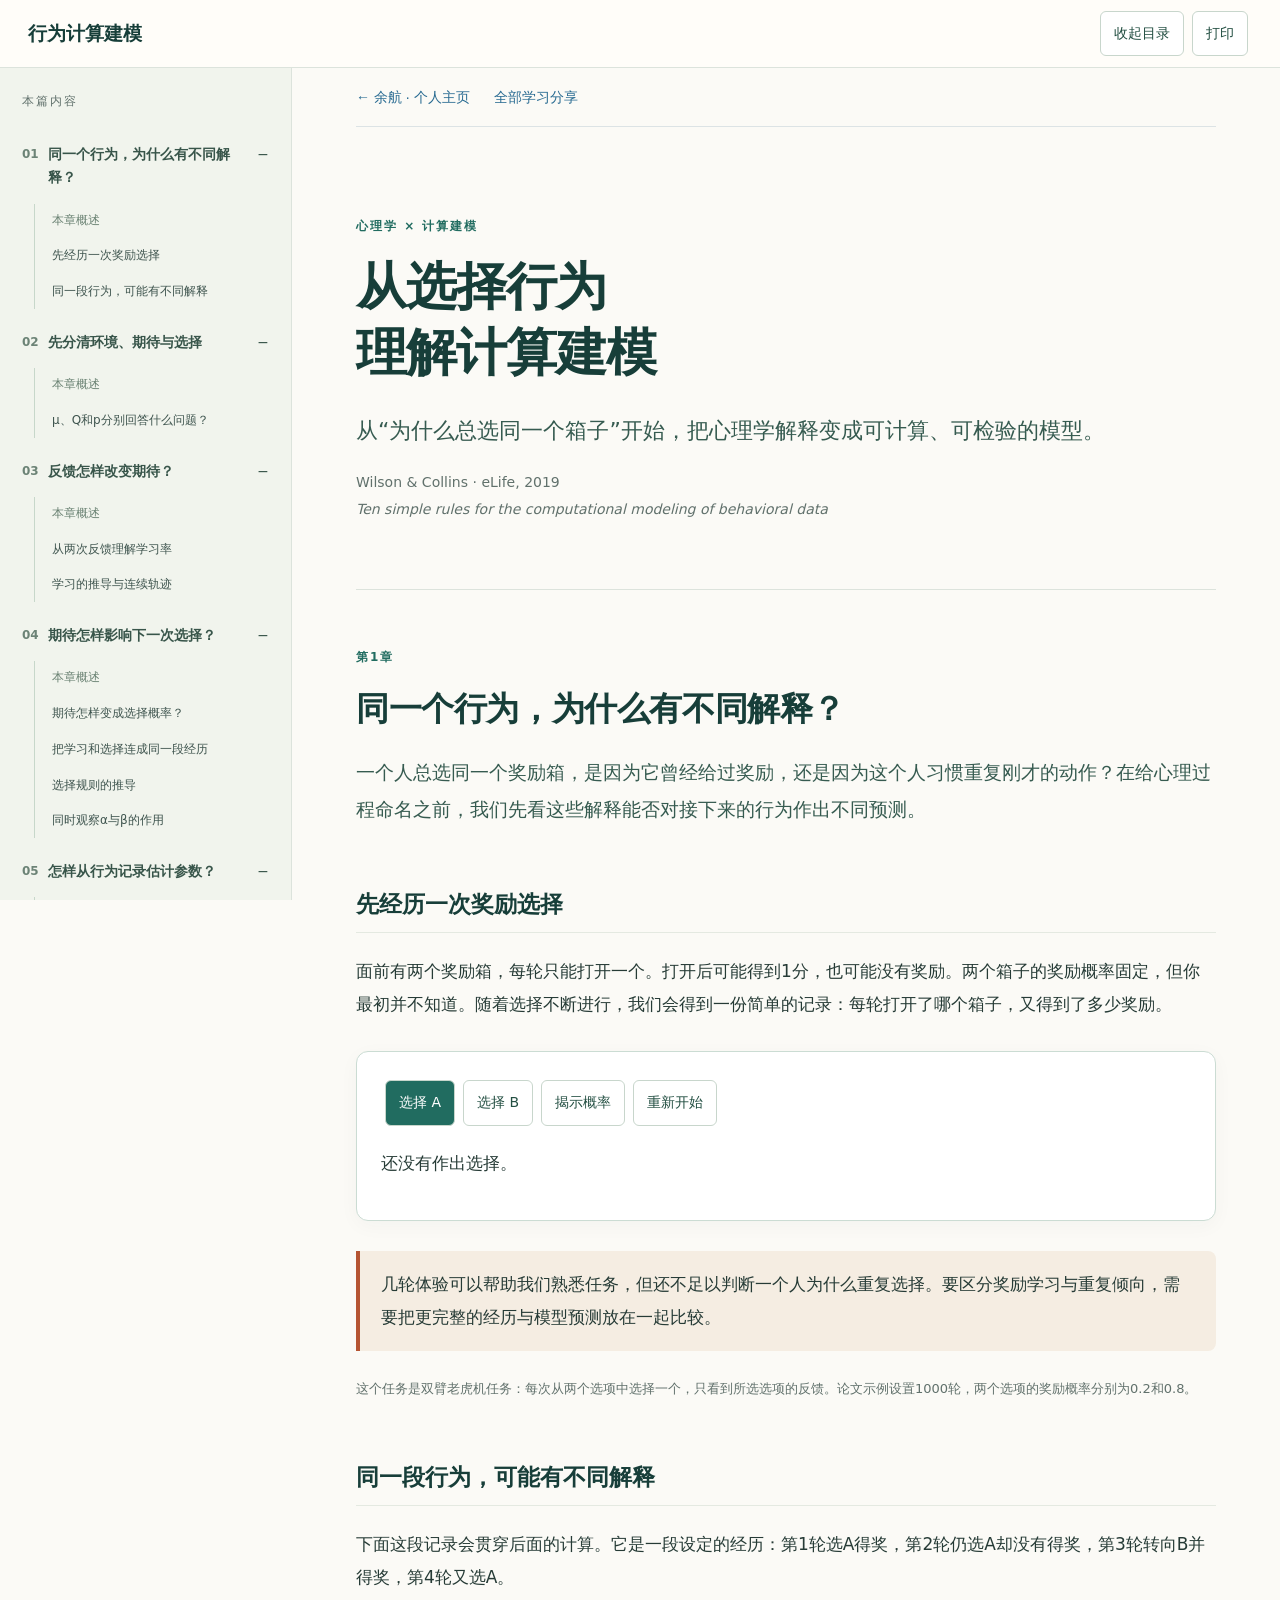
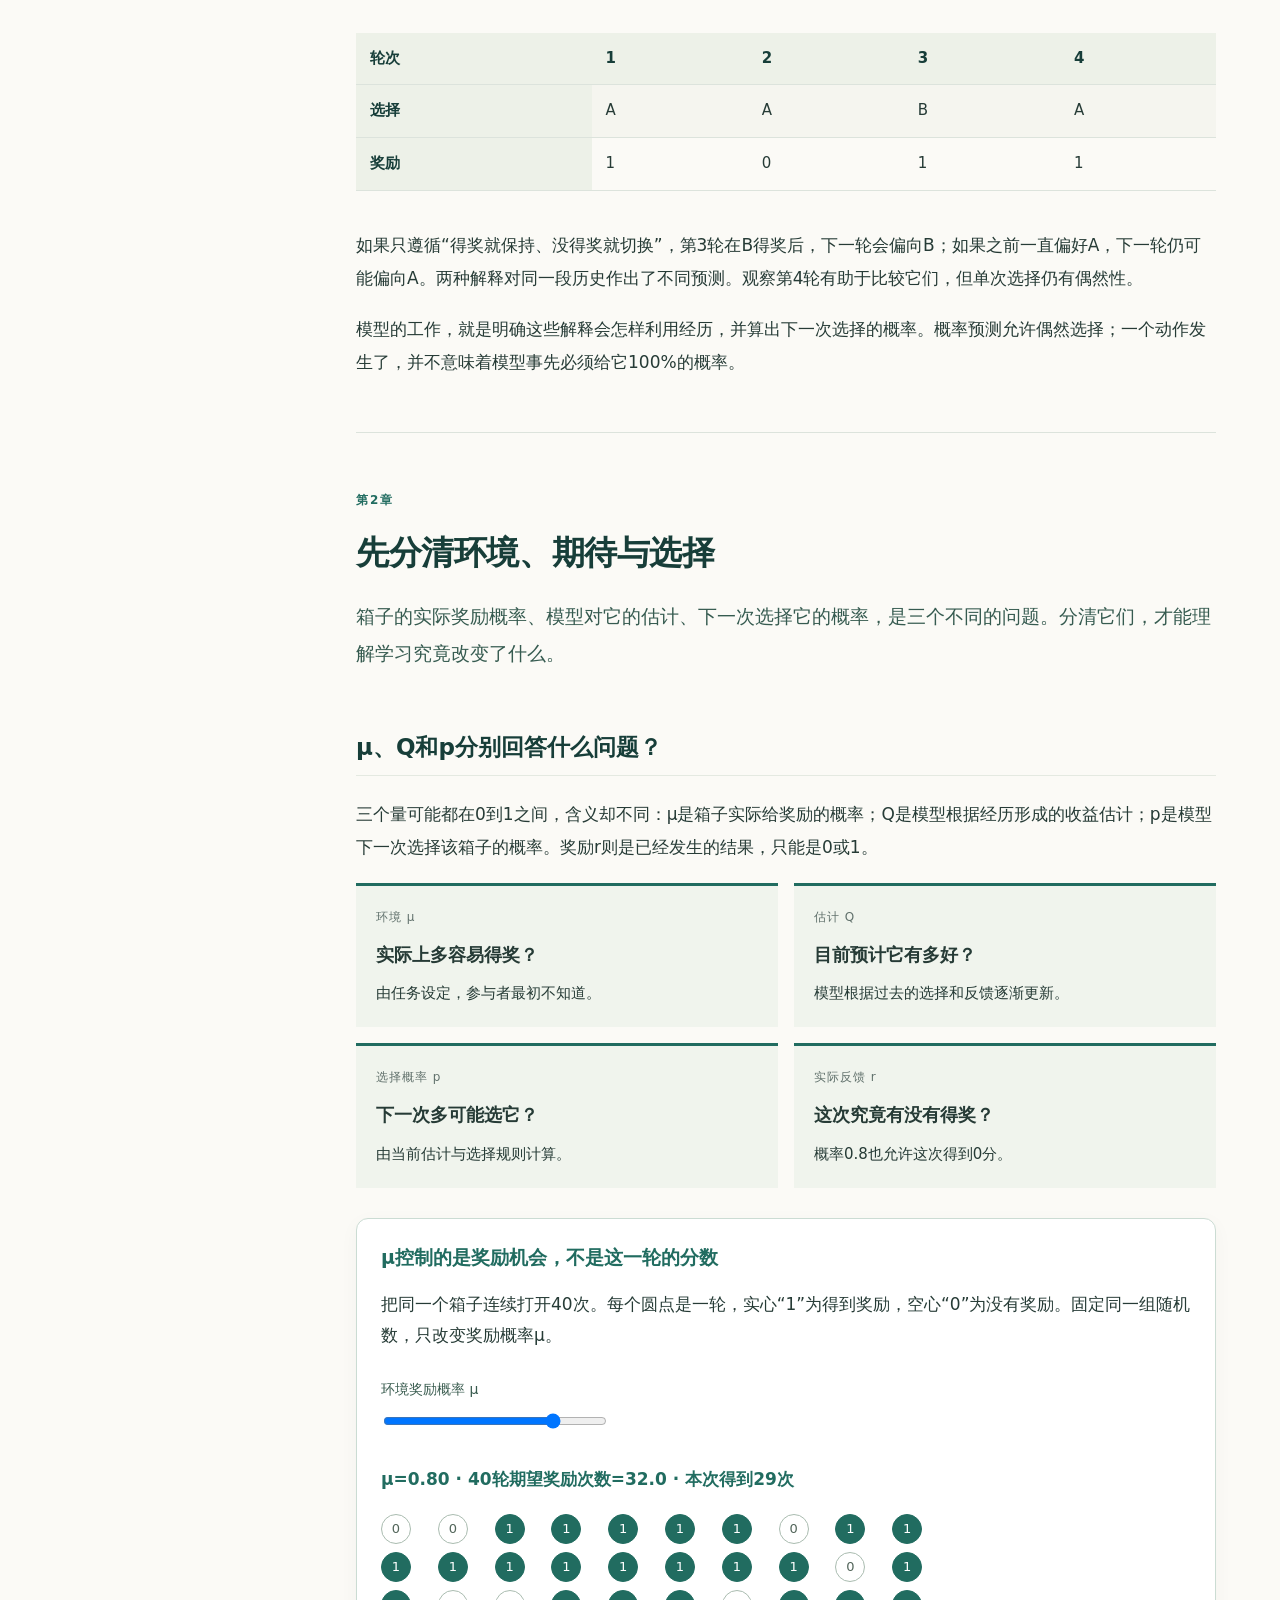
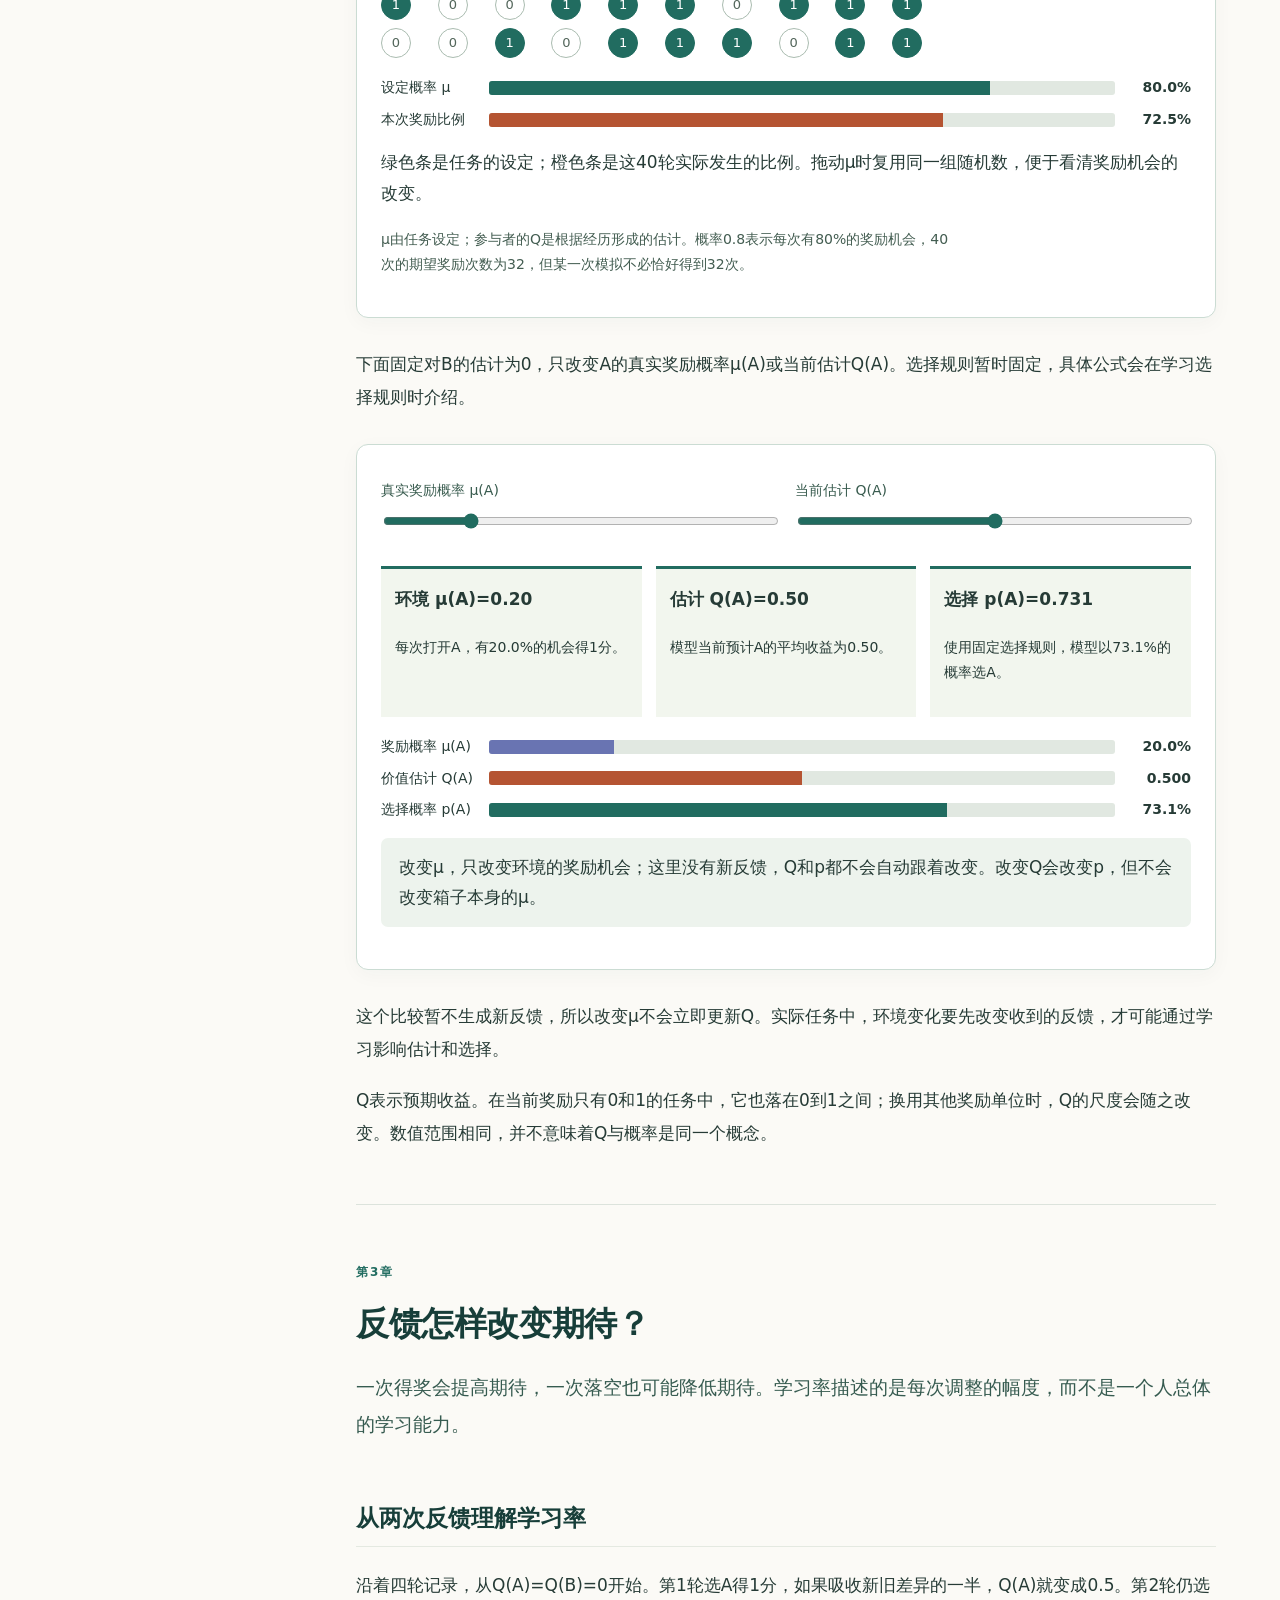
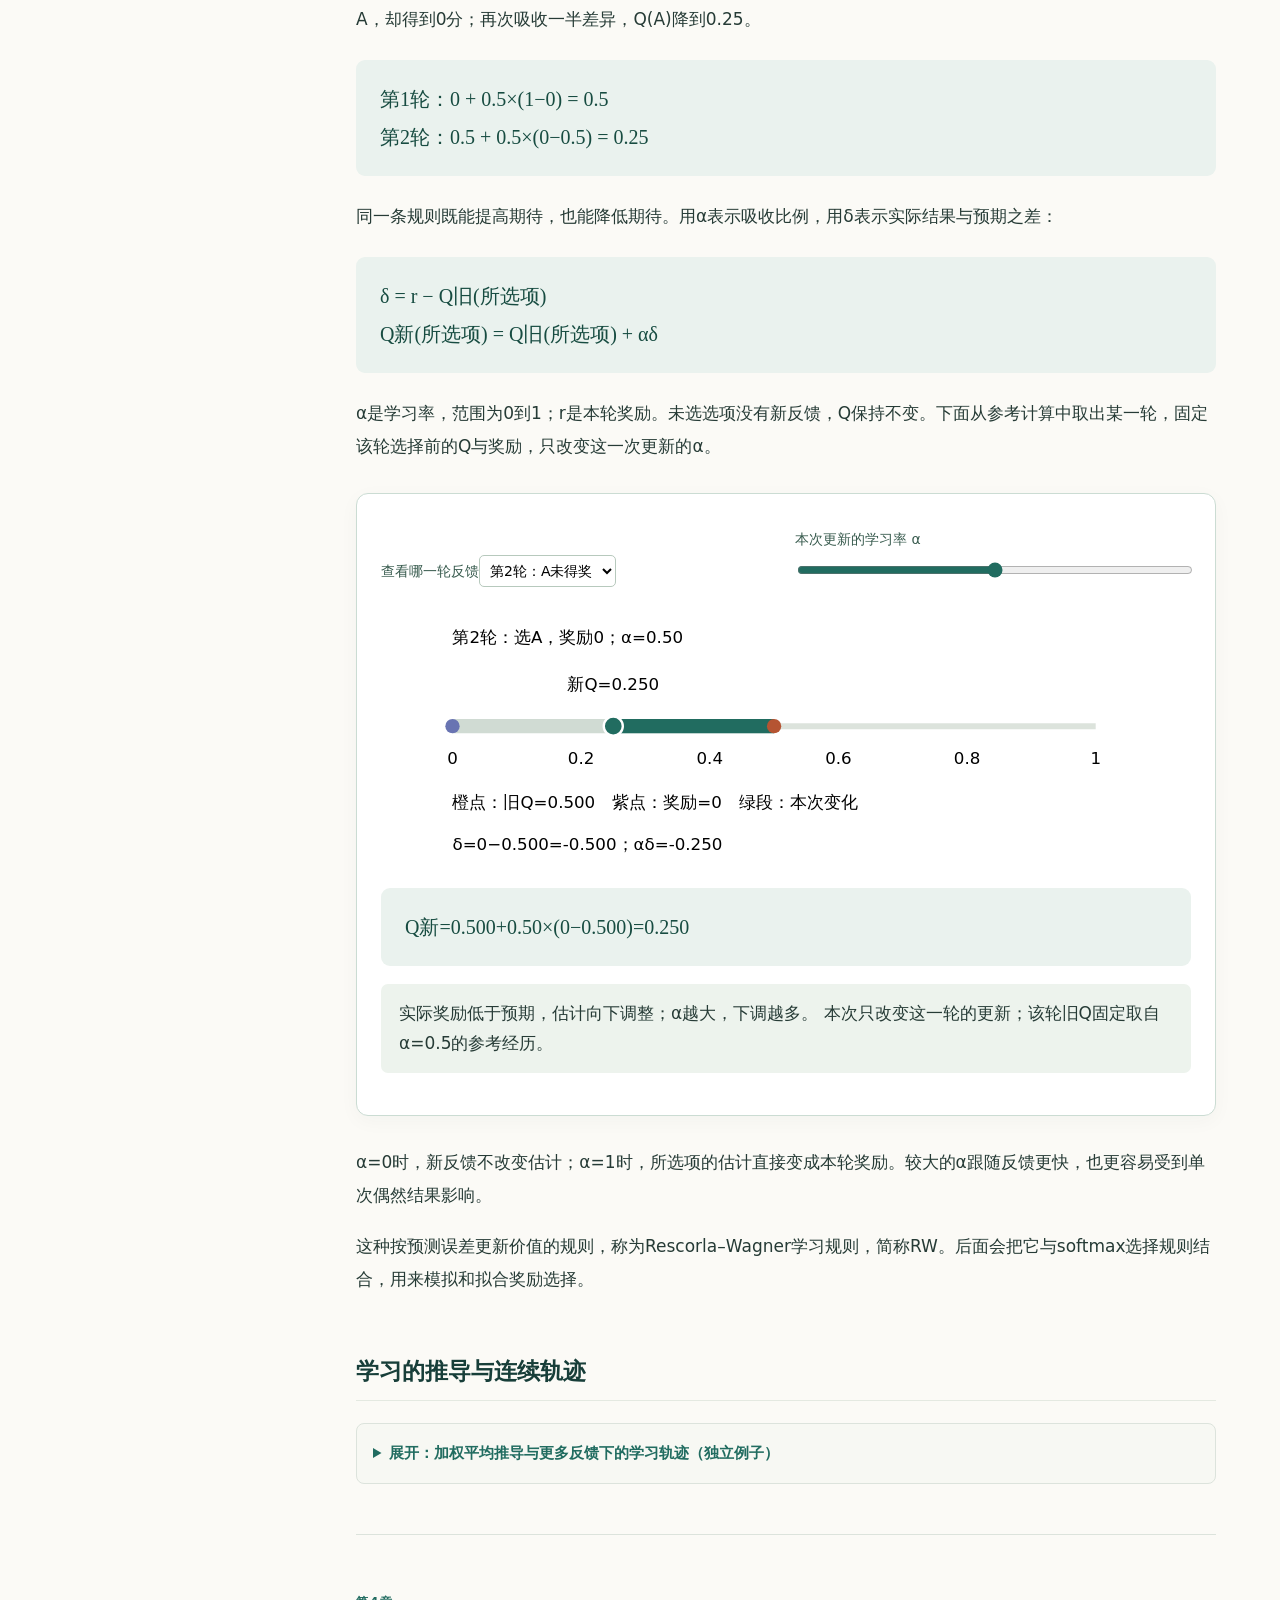
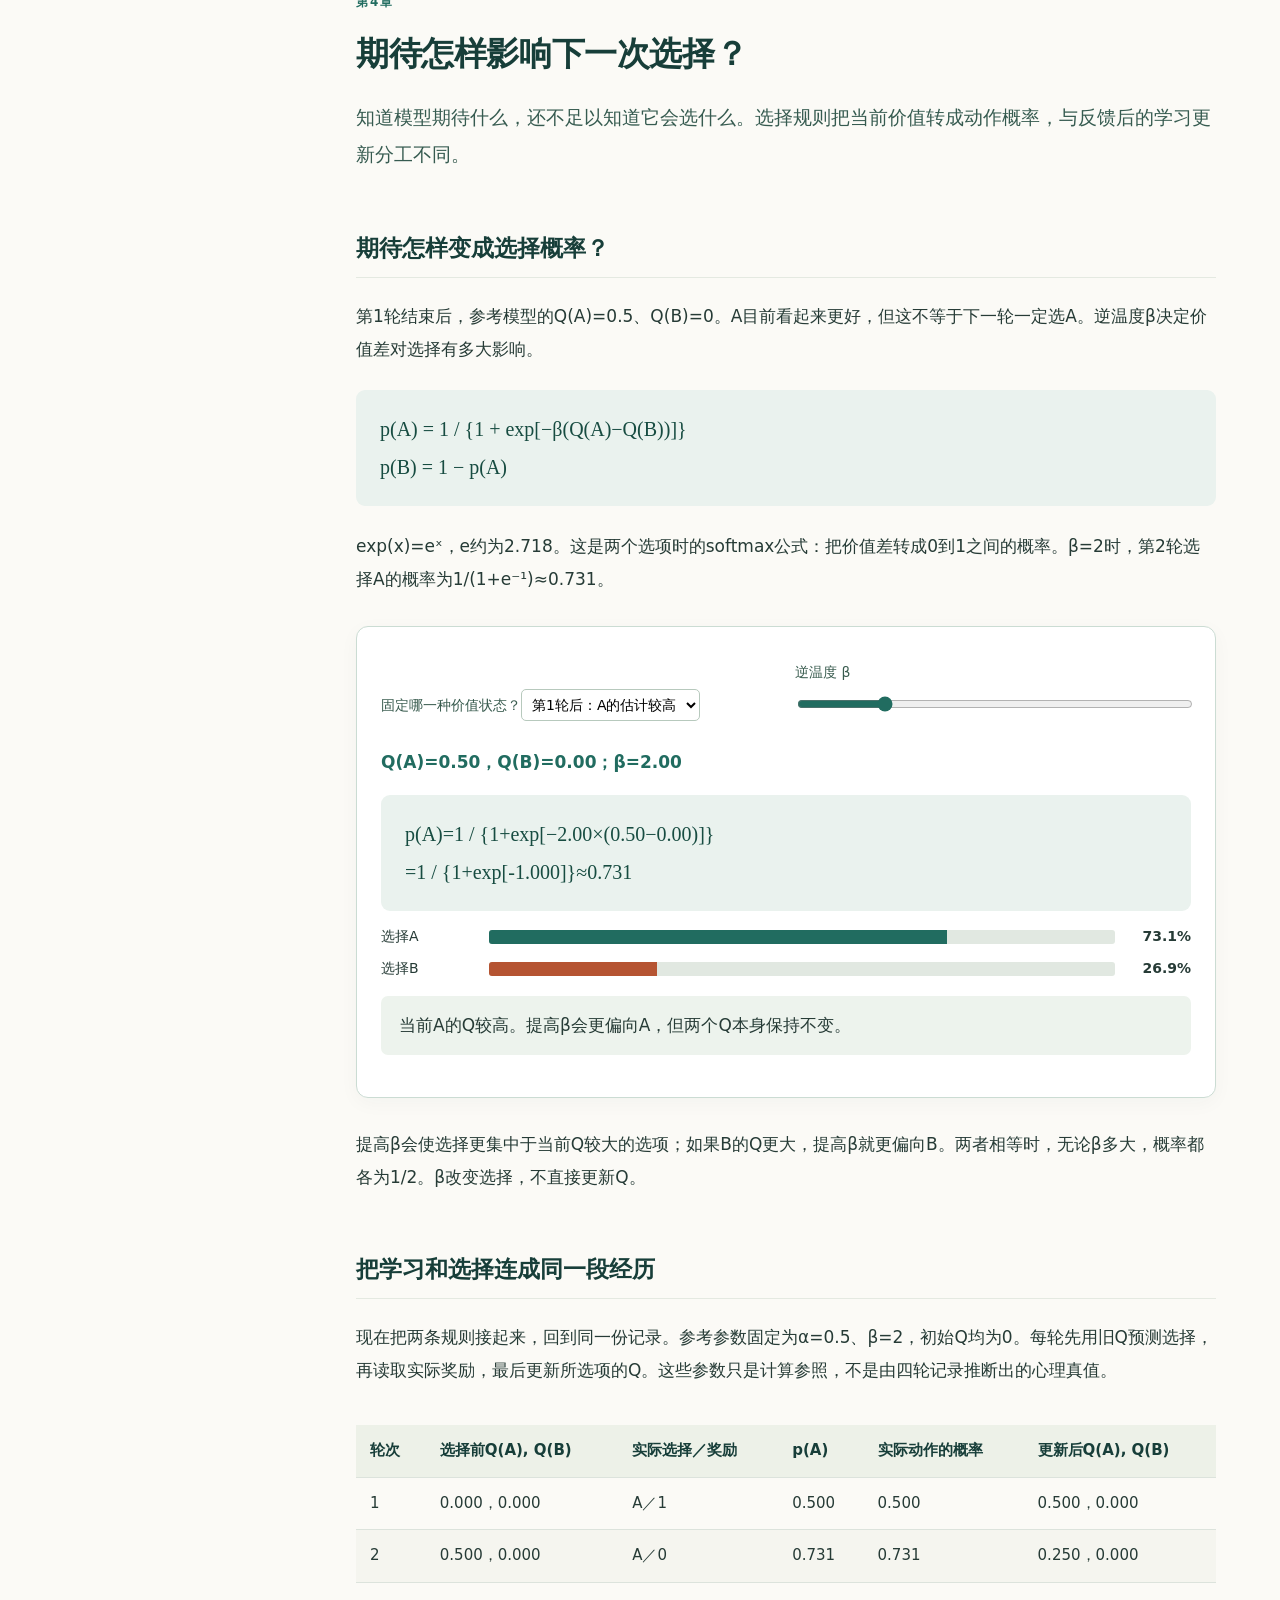
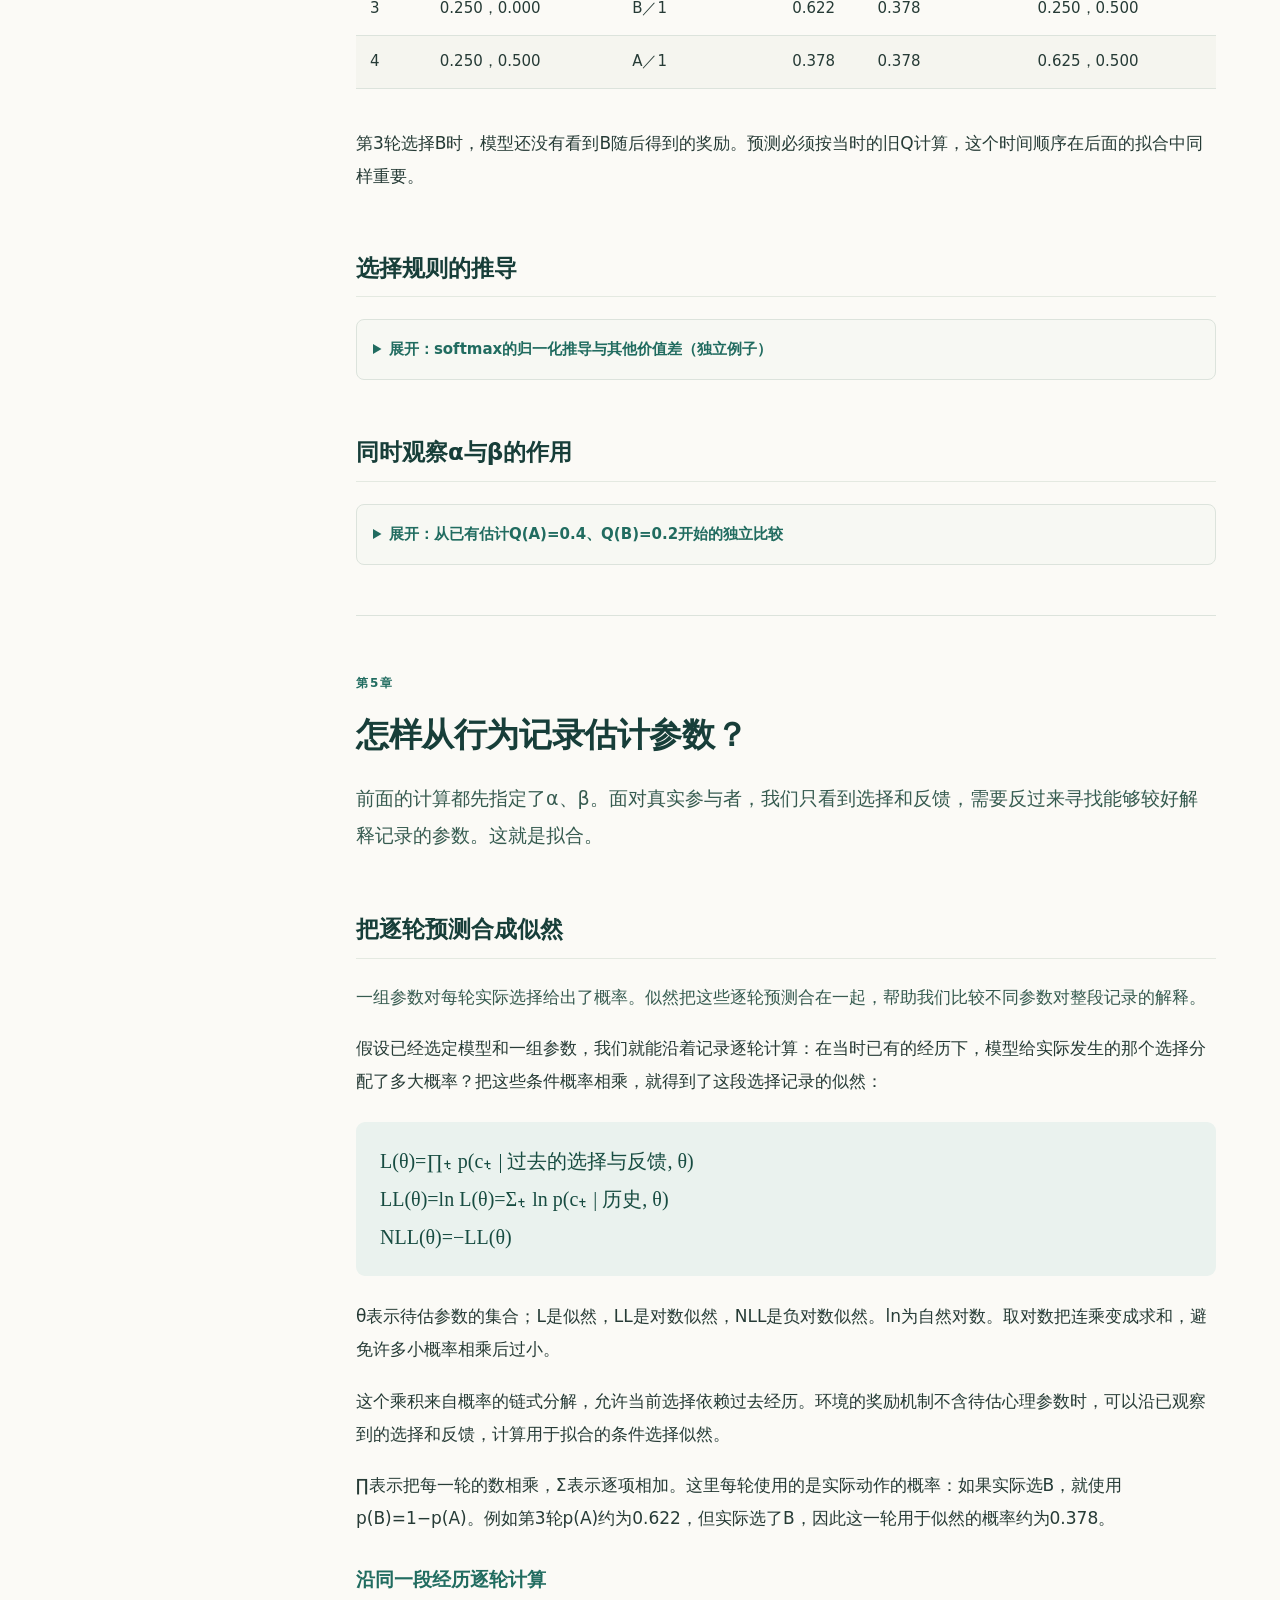
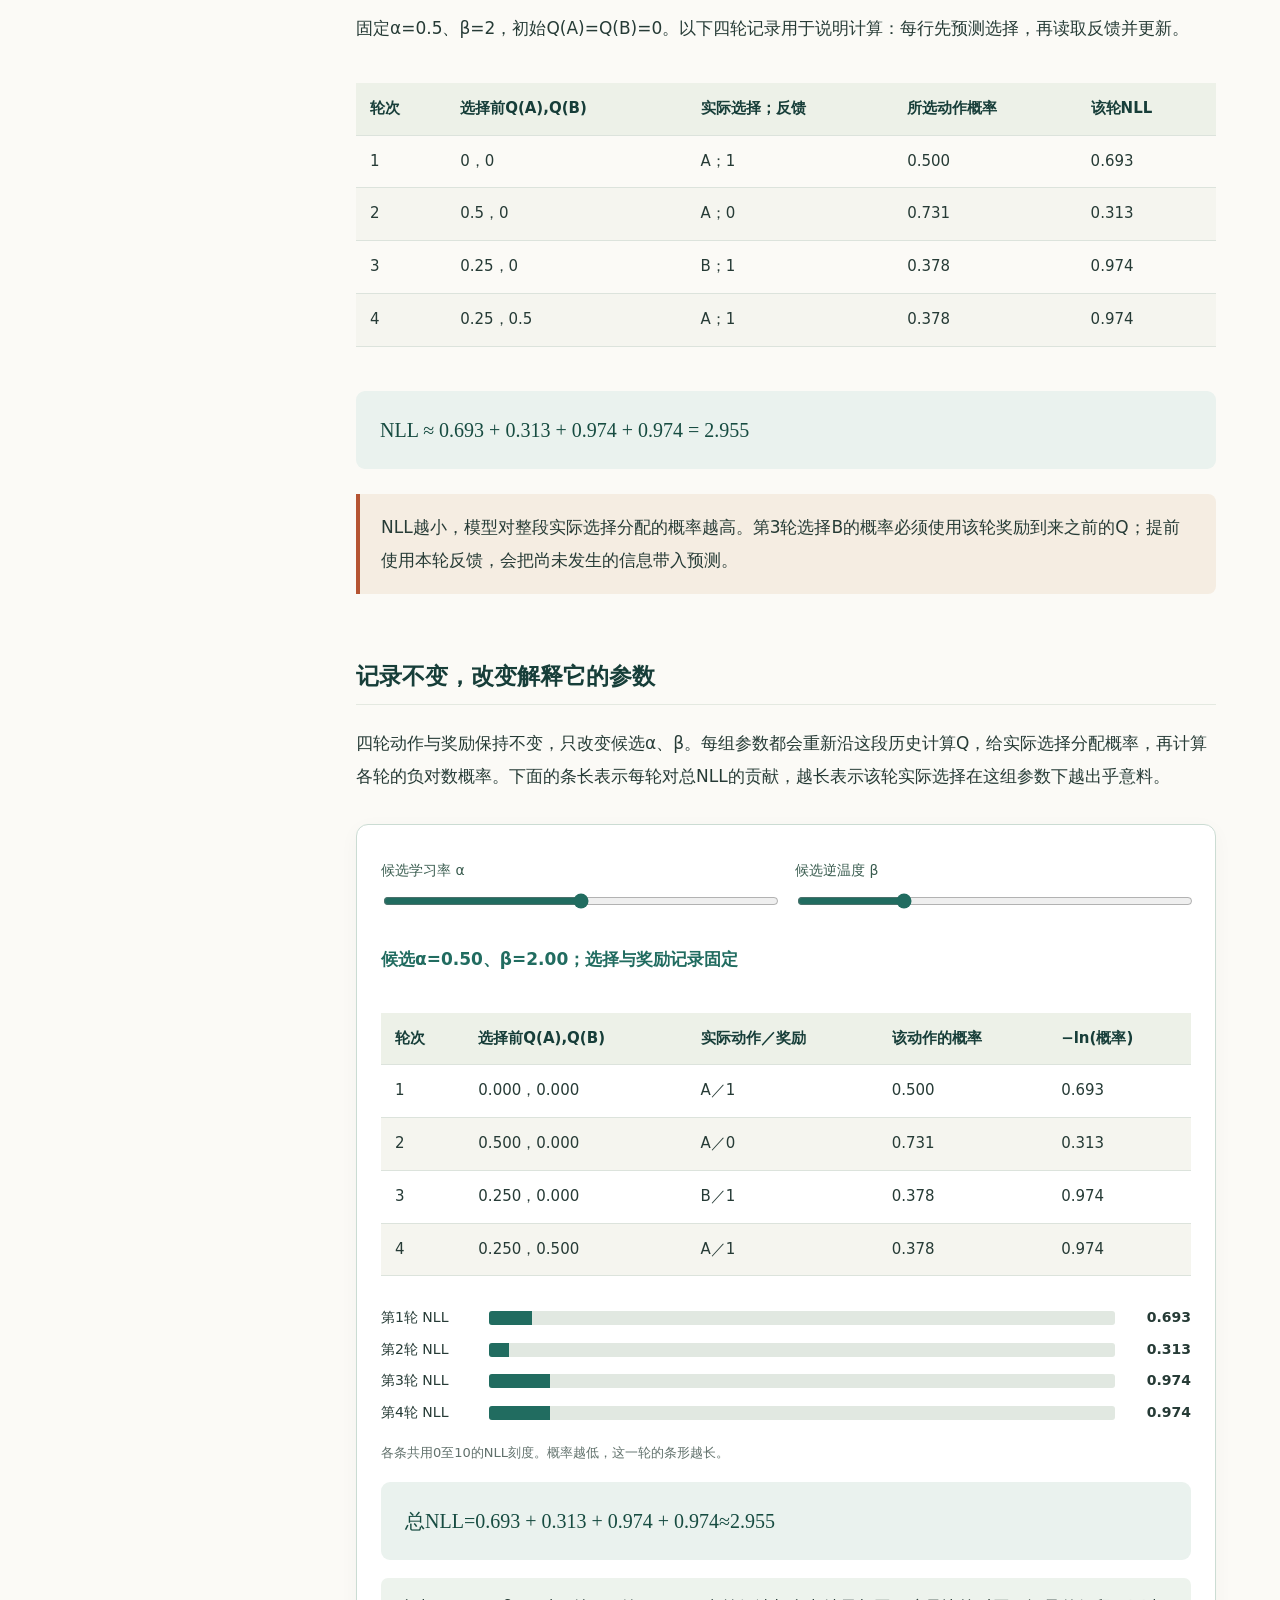
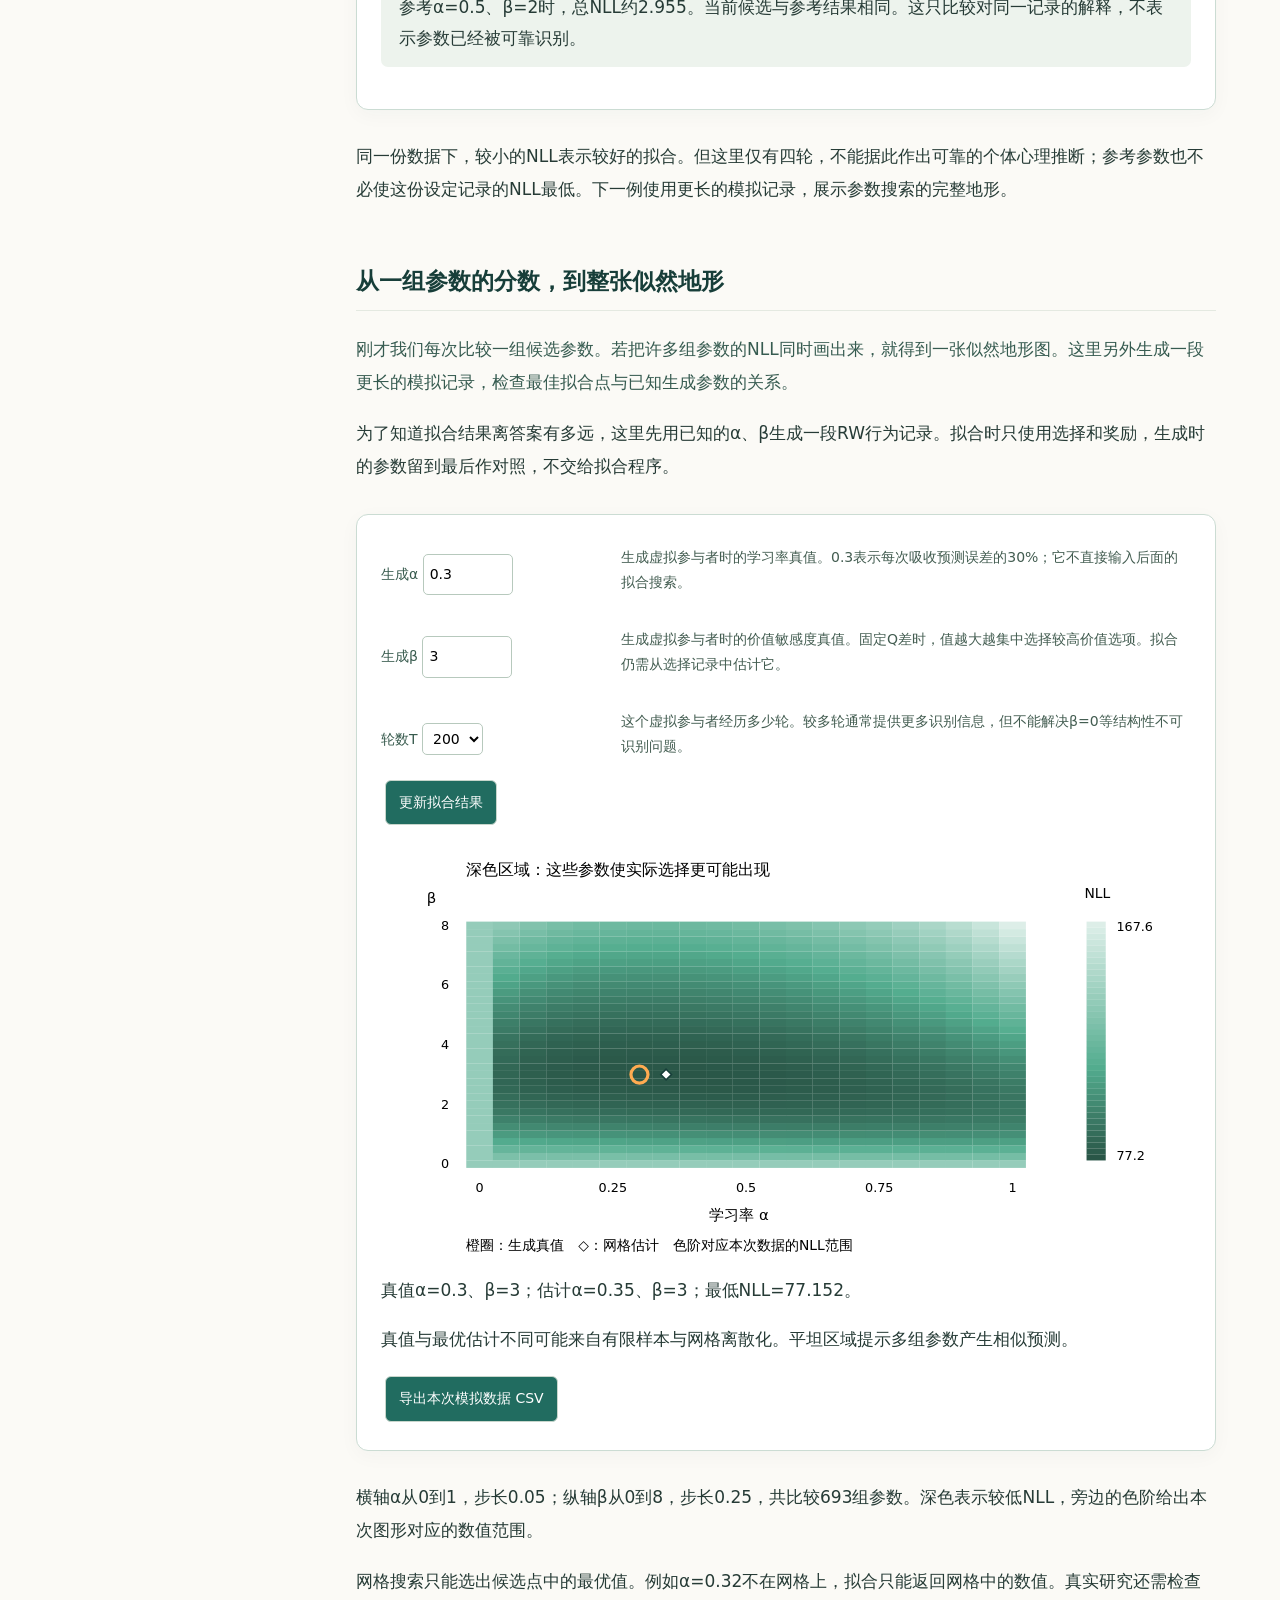
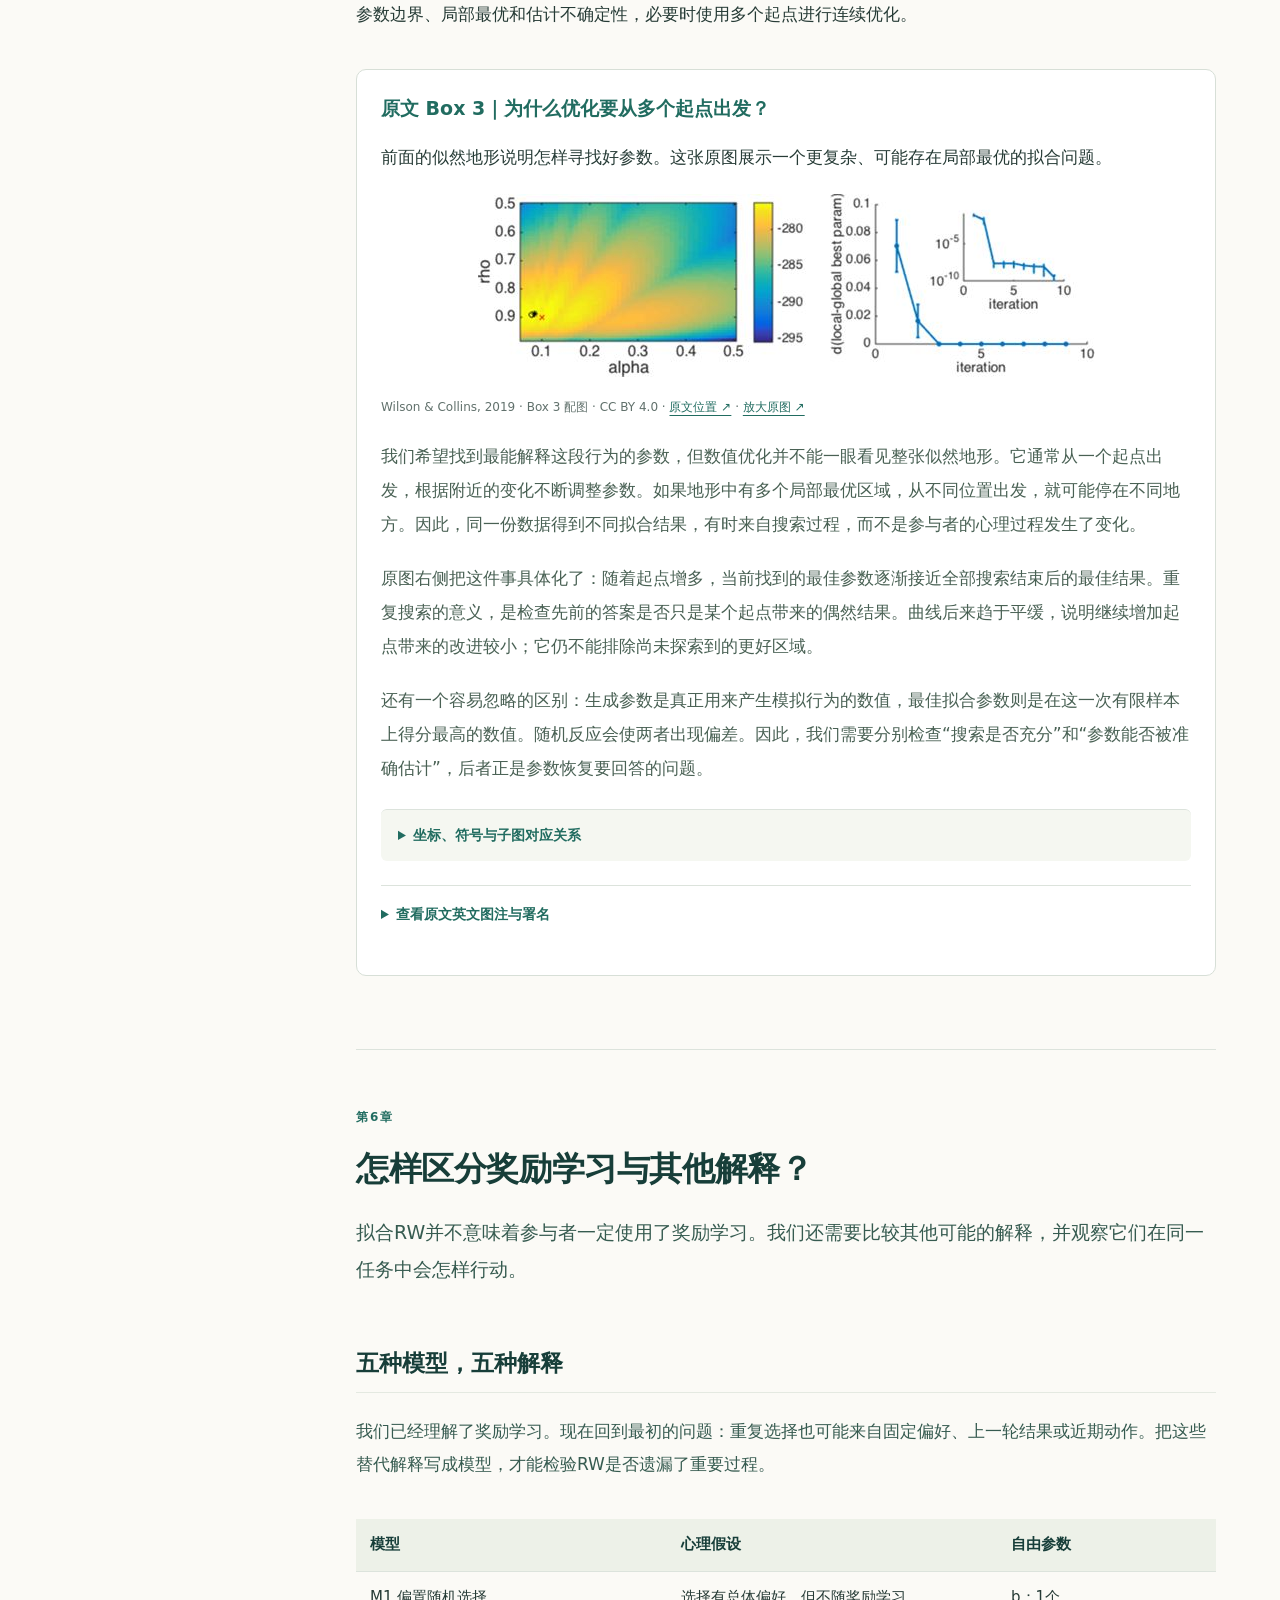
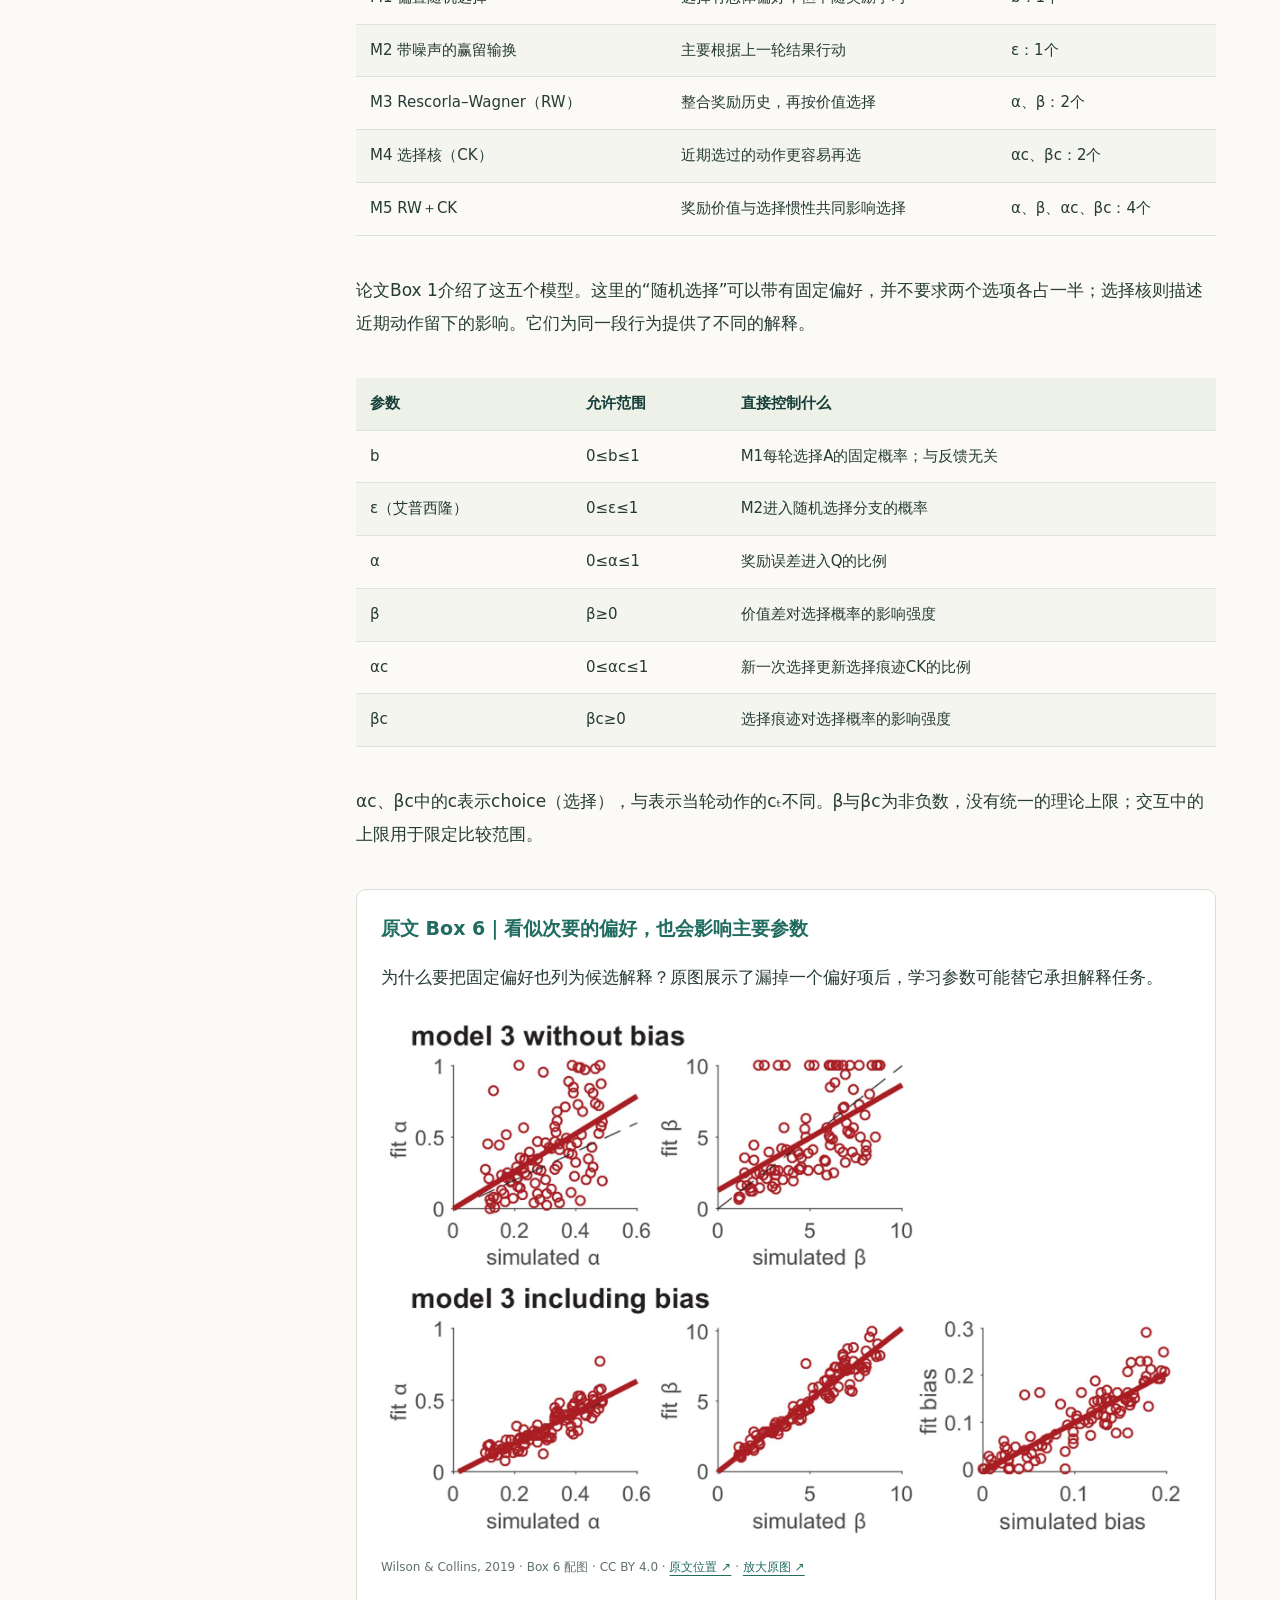
<file: learning/ten-simple-rules/index.html>
<!DOCTYPE html>

<html lang="zh-CN">
<head>
<meta charset="utf-8"/><meta content="width=device-width,initial-scale=1" name="viewport"/>
<meta content="从心理学问题出发，连续讲解行为计算建模的十条规则，包含变量解释、数学推导和可调节的模型实验。" name="description"/>
<title>从选择行为理解计算建模</title>
<link href="assets/style.css" rel="stylesheet"/>
<link rel="stylesheet" href="../reader-nav.css">
</head>
<body>
<a class="skip-link" href="#article">跳到正文</a>
<header class="site-header"><a class="brand" href="#top">行为计算建模 </a><div><button aria-controls="contents" aria-expanded="false" id="menu">章节目录</button><button id="printArticle">打印</button></div></header>
<aside aria-label="章节目录" id="contents"><p class="toc-title">本篇内容</p><nav><details class="toc-group" data-chapter="question" open><summary><span class="toc-number">01</span><span>同一个行为，为什么有不同解释？</span></summary><div class="toc-children"><a class="toc-link toc-overview" href="#question">本章概述</a><a class="toc-link toc-sub" href="#topic-3">先经历一次奖励选择</a><a class="toc-link toc-sub" href="#same-record">同一段行为，可能有不同解释</a></div></details><details class="toc-group" data-chapter="meaning" ><summary><span class="toc-number">02</span><span>先分清环境、期待与选择</span></summary><div class="toc-children"><a class="toc-link toc-overview" href="#meaning">本章概述</a><a class="toc-link toc-sub" href="#three-quantities">μ、Q和p分别回答什么问题？</a></div></details><details class="toc-group" data-chapter="learning" ><summary><span class="toc-number">03</span><span>反馈怎样改变期待？</span></summary><div class="toc-children"><a class="toc-link toc-overview" href="#learning">本章概述</a><a class="toc-link toc-sub" href="#core-learning">从两次反馈理解学习率</a><a class="toc-link toc-sub" href="#topic-8">学习的推导与连续轨迹</a></div></details><details class="toc-group" data-chapter="choice" ><summary><span class="toc-number">04</span><span>期待怎样影响下一次选择？</span></summary><div class="toc-children"><a class="toc-link toc-overview" href="#choice">本章概述</a><a class="toc-link toc-sub" href="#core-choice">期待怎样变成选择概率？</a><a class="toc-link toc-sub" href="#core-cycle">把学习和选择连成同一段经历</a><a class="toc-link toc-sub" href="#topic-9">选择规则的推导</a><a class="toc-link toc-sub" href="#topic-4">同时观察α与β的作用</a></div></details><details class="toc-group" data-chapter="fitting" ><summary><span class="toc-number">05</span><span>怎样从行为记录估计参数？</span></summary><div class="toc-children"><a class="toc-link toc-overview" href="#fitting">本章概述</a><a class="toc-link toc-sub" href="#topic-12">把逐轮预测合成似然</a><a class="toc-link toc-sub" href="#fixed-record-fit">记录不变，改变解释它的参数</a><a class="toc-link toc-sub" href="#topic-13">从一组参数的分数，到整张似然地形</a></div></details><details class="toc-group" data-chapter="alternatives" ><summary><span class="toc-number">06</span><span>怎样区分奖励学习与其他解释？</span></summary><div class="toc-children"><a class="toc-link toc-overview" href="#alternatives">本章概述</a><a class="toc-link toc-sub" href="#topic-6">五种模型，五种解释</a><a class="toc-link toc-sub" href="#topic-7">从固定偏好和赢留输换开始</a><a class="toc-link toc-sub" href="#topic-10">重复倾向：不依赖奖励的选择痕迹</a><a class="toc-link toc-sub" href="#topic-5">实验需要让解释产生不同预测</a><a class="toc-link toc-sub" href="#topic-11">在同一任务里比较行为预测</a></div></details><details class="toc-group" data-chapter="evidence" ><summary><span class="toc-number">07</span><span>拟合结果值得相信吗？</span></summary><div class="toc-children"><a class="toc-link toc-overview" href="#evidence">本章概述</a><a class="toc-link toc-sub" href="#topic-14">参数已知时，能否估计回来？</a><a class="toc-link toc-sub" href="#topic-15">更好的拟合，是否值得更多参数？</a><a class="toc-link toc-sub" href="#topic-16">用已知生成者，检验模型比较流程</a><a class="toc-link toc-sub" href="#topic-17">先确认真正需要解释的行为</a><a class="toc-link toc-sub" href="#topic-18">让拟合后的模型自由行动</a><a class="toc-link toc-sub" href="#topic-19">把内部计算连接到心理学问题</a></div></details><details class="toc-group" data-chapter="paper" ><summary><span class="toc-number">08</span><span>把学过的问题放回十条规则</span></summary><div class="toc-children"><a class="toc-link toc-overview" href="#paper">本章概述</a><a class="toc-link toc-sub" href="#topic-2">十条规则分别回应哪些困难？</a><a class="toc-link toc-sub" href="#topic-20">报告模型、分析过程与验证证据</a><a class="toc-link toc-sub" href="#topic-21">这些步骤分别支持什么判断？</a></div></details></nav><a class="toc-source" href="#sources">参考文献</a></aside>
<main id="article"><nav class="cv-reading-nav" aria-label="站点导航"><a href="../../index.html">← 余航 · 个人主页</a><a href="../index.html">全部学习分享</a></nav><article>
<div class="article-header" id="top"><p class="eyebrow">心理学 × 计算建模</p><h1>从选择行为<br/>理解计算建模</h1><p class="article-deck">从“为什么总选同一个箱子”开始，把心理学解释变成可计算、可检验的模型。</p><p class="byline">Wilson &amp; Collins · eLife, 2019<br/><i>Ten simple rules for the computational modeling of behavioral data</i></p></div>
<section class="chapter" id="question" aria-labelledby="question-title"><div class="eyebrow">第1章</div><h2 id="question-title">同一个行为，为什么有不同解释？</h2><p class="chapter-intro">一个人总选同一个奖励箱，是因为它曾经给过奖励，还是因为这个人习惯重复刚才的动作？在给心理过程命名之前，我们先看这些解释能否对接下来的行为作出不同预测。</p><section class="topic" id="topic-3" aria-labelledby="topic-3-title"><h3 id="topic-3-title">先经历一次奖励选择</h3><p>面前有两个奖励箱，每轮只能打开一个。打开后可能得到1分，也可能没有奖励。两个箱子的奖励概率固定，但你最初并不知道。随着选择不断进行，我们会得到一份简单的记录：每轮打开了哪个箱子，又得到了多少奖励。</p><div class="lab" id="playLab"><div class="actions"><button data-act="chooseA">选择 A</button><button data-act="chooseB">选择 B</button><button data-act="reveal">揭示概率</button><button data-act="resetPlay">重新开始</button></div><p aria-live="polite" id="playStatus">还没有作出选择。</p><div id="playHistory"></div></div><div class="callout">几轮体验可以帮助我们熟悉任务，但还不足以判断一个人为什么重复选择。要区分奖励学习与重复倾向，需要把更完整的经历与模型预测放在一起比较。</div><p class="source">这个任务是双臂老虎机任务：每次从两个选项中选择一个，只看到所选选项的反馈。论文示例设置1000轮，两个选项的奖励概率分别为0.2和0.8。</p></section><section class="topic" id="same-record" aria-labelledby="same-record-title"><h3 id="same-record-title">同一段行为，可能有不同解释</h3><p>下面这段记录会贯穿后面的计算。它是一段设定的经历：第1轮选A得奖，第2轮仍选A却没有得奖，第3轮转向B并得奖，第4轮又选A。</p><div class="tablewrap"><table><tr><th>轮次</th><th>1</th><th>2</th><th>3</th><th>4</th></tr><tr><th>选择</th><td>A</td><td>A</td><td>B</td><td>A</td></tr><tr><th>奖励</th><td>1</td><td>0</td><td>1</td><td>1</td></tr></table></div><p>如果只遵循“得奖就保持、没得奖就切换”，第3轮在B得奖后，下一轮会偏向B；如果之前一直偏好A，下一轮仍可能偏向A。两种解释对同一段历史作出了不同预测。观察第4轮有助于比较它们，但单次选择仍有偶然性。</p><p>模型的工作，就是明确这些解释会怎样利用经历，并算出下一次选择的概率。概率预测允许偶然选择；一个动作发生了，并不意味着模型事先必须给它100%的概率。</p></section></section><section class="chapter" id="meaning" aria-labelledby="meaning-title"><div class="eyebrow">第2章</div><h2 id="meaning-title">先分清环境、期待与选择</h2><p class="chapter-intro">箱子的实际奖励概率、模型对它的估计、下一次选择它的概率，是三个不同的问题。分清它们，才能理解学习究竟改变了什么。</p><section class="topic" id="three-quantities" aria-labelledby="three-quantities-title"><h3 id="three-quantities-title">μ、Q和p分别回答什么问题？</h3><p>三个量可能都在0到1之间，含义却不同：μ是箱子实际给奖励的概率；Q是模型根据经历形成的收益估计；p是模型下一次选择该箱子的概率。奖励r则是已经发生的结果，只能是0或1。</p><div class="research-flow"><ol><li><span>环境 μ</span><b>实际上多容易得奖？</b><p>由任务设定，参与者最初不知道。</p></li><li><span>估计 Q</span><b>目前预计它有多好？</b><p>模型根据过去的选择和反馈逐渐更新。</p></li><li><span>选择概率 p</span><b>下一次多可能选它？</b><p>由当前估计与选择规则计算。</p></li><li><span>实际反馈 r</span><b>这次究竟有没有得奖？</b><p>概率0.8也允许这次得到0分。</p></li></ol></div><div class="lab parameter-lab"><h4>μ控制的是奖励机会，不是这一轮的分数</h4><p>把同一个箱子连续打开40次。每个圆点是一轮，实心“1”为得到奖励，空心“0”为没有奖励。固定同一组随机数，只改变奖励概率μ。</p><div class="controls"><label for="pvMu">环境奖励概率 μ <input id="pvMu" max="1" min="0" step="0.05" type="range" value="0.8"/></label></div><div aria-live="polite" id="pvEnvironment"></div><p class="control-help">μ由任务设定；参与者的Q是根据经历形成的估计。概率0.8表示每次有80%的奖励机会，40次的期望奖励次数为32，但某一次模拟不必恰好得到32次。</p></div><p>下面固定对B的估计为0，只改变A的真实奖励概率μ(A)或当前估计Q(A)。选择规则暂时固定，具体公式会在学习选择规则时介绍。</p><div class="lab core-lab"><div class="controls"><label for="coreMu">真实奖励概率 μ(A)<input id="coreMu" type="range" min="0" max="1" step="0.05" value="0.2"></label><label for="coreQ">当前估计 Q(A)<input id="coreQ" type="range" min="0" max="1" step="0.05" value="0.5"></label></div><div id="coreMeaning" aria-live="polite"></div></div><p>这个比较暂不生成新反馈，所以改变μ不会立即更新Q。实际任务中，环境变化要先改变收到的反馈，才可能通过学习影响估计和选择。</p><p>Q表示预期收益。在当前奖励只有0和1的任务中，它也落在0到1之间；换用其他奖励单位时，Q的尺度会随之改变。数值范围相同，并不意味着Q与概率是同一个概念。</p></section></section><section class="chapter" id="learning" aria-labelledby="learning-title"><div class="eyebrow">第3章</div><h2 id="learning-title">反馈怎样改变期待？</h2><p class="chapter-intro">一次得奖会提高期待，一次落空也可能降低期待。学习率描述的是每次调整的幅度，而不是一个人总体的学习能力。</p><section class="topic" id="core-learning" aria-labelledby="core-learning-title"><h3 id="core-learning-title">从两次反馈理解学习率</h3><p>沿着四轮记录，从Q(A)=Q(B)=0开始。第1轮选A得1分，如果吸收新旧差异的一半，Q(A)就变成0.5。第2轮仍选A，却得到0分；再次吸收一半差异，Q(A)降到0.25。</p><div class="eq">第1轮：0 + 0.5×(1−0) = 0.5<br>第2轮：0.5 + 0.5×(0−0.5) = 0.25</div><p>同一条规则既能提高期待，也能降低期待。用α表示吸收比例，用δ表示实际结果与预期之差：</p><div class="eq">δ = r − Q旧(所选项)<br>Q新(所选项) = Q旧(所选项) + αδ</div><p>α是学习率，范围为0到1；r是本轮奖励。未选选项没有新反馈，Q保持不变。下面从参考计算中取出某一轮，固定该轮选择前的Q与奖励，只改变这一次更新的α。</p><div class="lab core-lab"><div class="controls"><label for="coreTrial">查看哪一轮反馈<select id="coreTrial"><option value="0">第1轮：A得奖</option><option value="1" selected>第2轮：A未得奖</option><option value="2">第3轮：B得奖</option><option value="3">第4轮：A得奖</option></select></label><label for="coreAlpha">本次更新的学习率 α<input id="coreAlpha" type="range" min="0" max="1" step="0.05" value="0.5"></label></div><div id="coreLearning" aria-live="polite"></div></div><p>α=0时，新反馈不改变估计；α=1时，所选项的估计直接变成本轮奖励。较大的α跟随反馈更快，也更容易受到单次偶然结果影响。</p><p>这种按预测误差更新价值的规则，称为Rescorla–Wagner学习规则，简称RW。后面会把它与softmax选择规则结合，用来模拟和拟合奖励选择。</p></section><section class="topic" id="topic-8" aria-labelledby="topic-8-title"><h3 id="topic-8-title">学习的推导与连续轨迹</h3><details class="extension"><summary>展开：加权平均推导与更多反馈下的学习轨迹（独立例子）</summary><p>假设目前对A的平均收益估计为0.4，这次打开A却得到了1分，结果比预期高出0.6。如果把这份差异的四分之一加入旧估计，新估计就是0.55。学习率α表示的正是这个吸收比例。</p><div class="eq">Q<sub>t+1</sub>(c<sub>t</sub>) = (1−α)Q<sub>t</sub>(c<sub>t</sub>) + αr<sub>t</sub></div><p>这个式子把旧估计与新反馈作加权平均：α越大，新反馈占的权重越大。将括号展开，再把与旧估计有关的项合并，就得到更容易看出变化量的写法：</p><div class="eq">Qₜ₊₁(cₜ) = Qₜ(cₜ) + α[rₜ−Qₜ(cₜ)]<br/>δₜ = rₜ−Qₜ(cₜ)</div><p>cₜ是本轮选中的选项，Qₜ(cₜ)是选择前对它的价值估计。δₜ称为奖励预测误差：结果高于预期时为正，低于预期时为负。只有被选选项的Q更新，未选选项保持不变。</p><div class="tablewrap"><table><thead><tr><th>公式中的量</th><th>本例取值</th><th>来源或作用</th></tr></thead><tbody><tr><td>Qₜ(cₜ)</td><td>0.4</td><td>选择前的模型估计</td></tr><tr><td>rₜ</td><td>1</td><td>实际收到的反馈</td></tr><tr><td>δₜ=rₜ−Qₜ(cₜ)</td><td>0.6</td><td>由反馈与预期计算的差异</td></tr><tr><td>αδₜ</td><td>0.15</td><td>本次真正加入旧值的变化量</td></tr><tr><td>Qₜ₊₁(cₜ)</td><td>0.55</td><td>下一轮使用的新估计</td></tr></tbody></table></div><h4>保持同一次反馈，只改变学习率</h4><p>固定旧Q(A)=0.4、实际奖励r=1，所以预测误差始终是0.6。调节α只改变吸收这份差异的比例。</p><div class="lab"><label for="learnAlpha">学习率 α <input aria-describedby="learnEffect" id="learnAlpha" max="1" min="0" step="0.05" type="range" value="0.25"/></label><div aria-live="polite" id="learnEffect"></div><div aria-live="polite" id="pvAlphaStep"></div></div><div class="lab parameter-lab"><h4>把一次更新连成一段学习经历</h4><p>为单独观察学习，本例固定每轮都选A、初始Q(A)=0，反馈序列也预先给定。两条线经历完全相同的反馈，只有α不同。</p><div class="controls"><label for="pvTraceAlpha">当前曲线的学习率 α <input id="pvTraceAlpha" max="1" min="0" step="0.05" type="range" value="0.5"/></label><label for="pvFeedback">固定反馈序列 <select id="pvFeedback"><option value="noisy">有奖励，也有偶然落空</option><option value="switch">前6轮有奖励，后6轮无奖励</option></select></label></div><div aria-live="polite" id="pvLearning"></div><p class="control-help">横轴0是起点，其余位置是收到该轮反馈后的Q。每轮固定选A，使曲线差异只来自学习率。</p></div><p>从曲线可以看到，α较大时，估计会更快跟随新反馈，也更容易因一次偶然落空而波动。α较小时，过去经验的影响保留得更久，但环境改变后也可能调整得较慢。因此，学习率并不是越大越好，它是否合适取决于环境有多稳定、反馈有多嘈杂。</p><h4>初始期待也是模型假设</h4><p>连续模拟沿用论文设定，将初始Q(A)、Q(B)都设为0，因此首轮各以1/2的概率选择。改变初始值会影响早期学习；这是一项需要说明的建模假设。</p></details></section></section><section class="chapter" id="choice" aria-labelledby="choice-title"><div class="eyebrow">第4章</div><h2 id="choice-title">期待怎样影响下一次选择？</h2><p class="chapter-intro">知道模型期待什么，还不足以知道它会选什么。选择规则把当前价值转成动作概率，与反馈后的学习更新分工不同。</p><section class="topic" id="core-choice" aria-labelledby="core-choice-title"><h3 id="core-choice-title">期待怎样变成选择概率？</h3><p>第1轮结束后，参考模型的Q(A)=0.5、Q(B)=0。A目前看起来更好，但这不等于下一轮一定选A。逆温度β决定价值差对选择有多大影响。</p><div class="eq">p(A) = 1 / {1 + exp[−β(Q(A)−Q(B))]}<br>p(B) = 1 − p(A)</div><p>exp(x)=eˣ，e约为2.718。这是两个选项时的softmax公式：把价值差转成0到1之间的概率。β=2时，第2轮选择A的概率为1/(1+e⁻¹)≈0.731。</p><div class="lab core-lab"><div class="controls"><label for="coreCase">固定哪一种价值状态？<select id="coreCase"><option value="a">第1轮后：A的估计较高</option><option value="equal">任务开始：两者相同</option><option value="b">第3轮后：B的估计较高</option></select></label><label for="coreBeta">逆温度 β<input id="coreBeta" type="range" min="0" max="10" step="0.25" value="2"></label></div><div id="coreChoice" aria-live="polite"></div></div><p>提高β会使选择更集中于当前Q较大的选项；如果B的Q更大，提高β就更偏向B。两者相等时，无论β多大，概率都各为1/2。β改变选择，不直接更新Q。</p></section><section class="topic" id="core-cycle" aria-labelledby="core-cycle-title"><h3 id="core-cycle-title">把学习和选择连成同一段经历</h3><p>现在把两条规则接起来，回到同一份记录。参考参数固定为α=0.5、β=2，初始Q均为0。每轮先用旧Q预测选择，再读取实际奖励，最后更新所选项的Q。这些参数只是计算参照，不是由四轮记录推断出的心理真值。</p><div id="coreRecord"></div><p>第3轮选择B时，模型还没有看到B随后得到的奖励。预测必须按当时的旧Q计算，这个时间顺序在后面的拟合中同样重要。</p></section><section class="topic" id="topic-9" aria-labelledby="topic-9-title"><h3 id="topic-9-title">选择规则的推导</h3><details class="extension"><summary>展开：softmax的归一化推导与其他价值差（独立例子）</summary><p>例如，当前Q(A)=0.6、Q(B)=0.2，A的估计价值比B高0.4。模型用β决定这0.4的差距会带来多大的选择偏好，再通过softmax规则算出两个选项的概率：</p><div class="eq">p<sub>t</sub>(k) = exp(βQ<sub>t</sub><sup>k</sup>) / ∑<sub>i=1</sub><sup>K</sup> exp(βQ<sub>t</sub><sup>i</sup>)</div><p>exp(x)=eˣ，把选择分数转成正权重；分母将各选项的权重相加，使最终概率之和为1。∑表示求和，i遍历K个选项。两个选项时，分子与分母同除exp(βQᴬ)，得到：</p><div class="eq">p(A)=1/[1+exp(β(Qᴮ−Qᴬ))]</div><p>取Q(A)=0.6、Q(B)=0.2、β=2，可以逐步算出：</p><div class="tablewrap"><table><thead><tr><th>步骤，β=2</th><th>A</th><th>B</th></tr></thead><tbody><tr><td>价值乘β</td><td>2×0.6=1.2</td><td>2×0.2=0.4</td></tr><tr><td>取指数形成正权重</td><td>exp(1.2)≈3.320</td><td>exp(0.4)≈1.492</td></tr><tr><td>除以总权重4.812</td><td>3.320/4.812≈0.690</td><td>1.492/4.812≈0.310</td></tr></tbody></table></div><div class="lab"><label>价值差 Q(A)−Q(B) <input aria-describedby="gapHelp" id="gap" max="1" min="-1" step="0.05" type="range" value="0.4"/></label><p class="control-help" id="gapHelp">这是当前价值差，不是奖励概率差。固定β时，差越大越偏好A；负值表示当前更偏好B。</p><label>逆温度 β <input aria-describedby="temperatureHelp" id="temperature" max="10" min="0" step="0.1" type="range" value="2"/></label><p class="control-help" id="temperatureHelp">保持价值差不变，β控制偏好有多集中。拖动后立即显示概率；这个操作不执行学习，也不改变Q。</p><div aria-live="polite" id="softResult"></div><div aria-live="polite" id="pvSoft"></div></div><div class="callout">β=0时，价值差不影响选择；β增大时，选择更集中于当前估计较高的选项。两值相等时始终各为1/2。β描述选择对价值差的敏感程度，不能直接用来衡量一个人的理性。</div><p>“逆温度”来自β=1/τ这一写法，其中τ为温度（β&gt;0）。β本身不是概率，可以大于1。比较β时还要保持奖励与Q的尺度一致：若价值差放大10倍、β缩小10倍，选择概率不变。</p></details></section><section class="topic" id="topic-4" aria-labelledby="topic-4-title"><h3 id="topic-4-title">同时观察α与β的作用</h3><details class="extension"><summary>展开：从已有估计Q(A)=0.4、Q(B)=0.2开始的独立比较</summary><p>同样选A并得到1分，有人会明显提高对A的期待，有人只稍微调整。即使两个人的期待相同，他们下一次也未必作出同样的选择。模型用<strong>参数</strong>描述这些差别：学习率α决定一次反馈会让期待改变多少，逆温度β决定价值差会多强地影响选择。</p><div class="lab parameter-lab overview-lab"><h4>看见参数怎样进入计算</h4><p>固定旧Q(A)=0.4、Q(B)=0.2，本轮选A并得到1分。拖动α，绿色圆点显示新的Q(A)，绿色线段显示本次更新量；旧估计与奖励目标保持不动。</p><div class="overview-formulas"><div><h5>收到反馈后：α控制更新多少</h5><div class="eq">δ = r − Q旧(A)<br/>Q新(A) = Q旧(A) + αδ</div><p>先算实际奖励与原先估计的差，再把其中α的比例加入旧估计。本轮选A，所以只更新A；Q(B)保持不变。</p></div><div><h5>作出选择前：β控制概率偏向哪一项</h5><div class="eq">p(A) = exp(βQ(A)) / [exp(βQ(A)) + exp(βQ(B))]<br/>= 1 / {1 + exp[−β(Q(A) − Q(B))]}</div><p>先比较两个选项的价值，再用β调整差异对选择的影响。p(B)=1−p(A)。反馈前使用旧Q，下一次选择使用更新后的Q。</p></div></div><p class="formula-key"><b>符号：</b>Q是奖励价值的估计，r是实际奖励，δ是奖励预测误差，α是学习率，β是逆温度，p(A)是选择A的概率。exp(x)=eˣ，e约为2.718；这个运算把分数变成正权重，再归一化为概率。</p><div class="controls"><label for="pvAlpha">反馈的吸收比例 α <input id="pvAlpha" max="1" min="0" step="0.05" type="range" value="0.25"/></label><label for="pvBeta">价值影响选择的力度 β <input id="pvBeta" max="10" min="0" step="0.1" type="range" value="2"/></label></div><div aria-live="polite" id="pvOverview"></div><p class="control-help">α只直接改变反馈后的更新；β只直接改变由Q计算出的选择概率。这轮选择与奖励保持固定。</p></div><h4>这些数值来自哪里？</h4><div class="tablewrap"><table><thead><tr><th>类别</th><th>例子</th><th>谁决定、何时变化</th></tr></thead><tbody><tr><td>实验条件</td><td>奖励概率μ、选项数K、试次数T</td><td>研究者设定任务。例如μ(A)=0.2表示每次选A有20%概率得到1分；参与者最初不知道它。</td></tr><tr><td>模型参数</td><td>学习率α、逆温度β</td><td>模拟时由我们指定；分析真实选择时由拟合估计。同一个体的一段任务内保持固定。</td></tr><tr><td>模型的内部状态与预测</td><td>价值Q、预测误差δ、选择概率p</td><td>由参数和经历计算，通常随反馈逐轮变化。</td></tr><tr><td>实际记录</td><td>选择c、奖励r</td><td>每轮真正发生的事件。奖励概率0.2并不意味着这轮得到0.2分；本任务这轮只能得到0或1分。</td></tr></tbody></table></div><div class="callout">自由参数是在拟合时需要估计的量。在这里，同一个体一段任务内的α和β保持固定；逐轮变化的是Q、预测误差和选择概率。</div><details><summary>符号对照</summary><div class="tablewrap"><table><thead><tr><th>记号</th><th>含义</th><th>在本例中</th></tr></thead><tbody><tr><td>t，T</td><td>当前轮数；总轮数</td><td>t=1…T</td></tr><tr><td>K，k</td><td>选项总数；选项编号</td><td>K=2，k为A或B</td></tr><tr><td>μᵏ</td><td>选项k的真实奖励概率</td><td>环境设定；参与者最初未知</td></tr><tr><td>cₜ，rₜ</td><td>第t轮实际选择与奖励</td><td>观察数据：A/B，0/1</td></tr><tr><td>Qₜᵏ</td><td>选择前对选项k的价值估计</td><td>模型隐变量，不直接等于真实μ</td></tr><tr><td>α</td><td>学习率，0到1</td><td>每次新反馈改变估计的幅度</td></tr><tr><td>β</td><td>逆温度，非负</td><td>价值差对选择概率的影响</td></tr><tr><td>pₜᵏ</td><td>模型预测选k的概率</td><td>随历史和模型参数变化</td></tr><tr><td>θ，m</td><td>参数集合；模型身份</td><td>RW中θ=(α,β)</td></tr><tr><td>CKₜᵏ</td><td>近期选择倾向的痕迹</td><td>由选择更新，不需要奖励</td></tr></tbody></table></div><div class="callout">模拟时指定α、β，分析真实数据时则需估计。Q是模型重建的内部状态，不能从一次选择中直接读出来。后文用kₘ表示参数个数，避免与选项编号k混淆。</div><p>记号的上下标有明确作用：Q<sub>t</sub><sup>k</sup>的下标t表示时间，上标k表示选项，并不是k次方；p<sub>t</sub><sup>k</sup>同理。θ是一组参数，不是一项观测。带帽记号θ̂表示从数据中估计得到的参数。</p></details></details></section></section><section class="chapter" id="fitting" aria-labelledby="fitting-title"><div class="eyebrow">第5章</div><h2 id="fitting-title">怎样从行为记录估计参数？</h2><p class="chapter-intro">前面的计算都先指定了α、β。面对真实参与者，我们只看到选择和反馈，需要反过来寻找能够较好解释记录的参数。这就是拟合。</p><section class="topic" id="topic-12" aria-labelledby="topic-12-title"><h3 id="topic-12-title">把逐轮预测合成似然</h3><p class="section-bridge">一组参数对每轮实际选择给出了概率。似然把这些逐轮预测合在一起，帮助我们比较不同参数对整段记录的解释。</p><p>假设已经选定模型和一组参数，我们就能沿着记录逐轮计算：在当时已有的经历下，模型给实际发生的那个选择分配了多大概率？把这些条件概率相乘，就得到了这段选择记录的似然：</p><div class="eq">L(θ)=∏ₜ p(cₜ | 过去的选择与反馈, θ)<br/>LL(θ)=ln L(θ)=Σₜ ln p(cₜ | 历史, θ)<br/>NLL(θ)=−LL(θ)</div><p>θ表示待估参数的集合；L是似然，LL是对数似然，NLL是负对数似然。ln为自然对数。取对数把连乘变成求和，避免许多小概率相乘后过小。</p><p>这个乘积来自概率的链式分解，允许当前选择依赖过去经历。环境的奖励机制不含待估心理参数时，可以沿已观察到的选择和反馈，计算用于拟合的条件选择似然。</p><p>∏表示把每一轮的数相乘，Σ表示逐项相加。这里每轮使用的是实际动作的概率：如果实际选B，就使用p(B)=1−p(A)。例如第3轮p(A)约为0.622，但实际选了B，因此这一轮用于似然的概率约为0.378。</p><h4>沿同一段经历逐轮计算</h4><p>固定α=0.5、β=2，初始Q(A)=Q(B)=0。以下四轮记录用于说明计算：每行先预测选择，再读取反馈并更新。</p><div class="tablewrap"><table><thead><tr><th>轮次</th><th>选择前Q(A),Q(B)</th><th>实际选择；反馈</th><th>所选动作概率</th><th>该轮NLL</th></tr></thead><tbody><tr><td>1</td><td>0，0</td><td>A；1</td><td>0.500</td><td>0.693</td></tr><tr><td>2</td><td>0.5，0</td><td>A；0</td><td>0.731</td><td>0.313</td></tr><tr><td>3</td><td>0.25，0</td><td>B；1</td><td>0.378</td><td>0.974</td></tr><tr><td>4</td><td>0.25，0.5</td><td>A；1</td><td>0.378</td><td>0.974</td></tr></tbody></table></div><div class="eq">NLL ≈ 0.693 + 0.313 + 0.974 + 0.974 = 2.955</div><div class="callout">NLL越小，模型对整段实际选择分配的概率越高。第3轮选择B的概率必须使用该轮奖励到来之前的Q；提前使用本轮反馈，会把尚未发生的信息带入预测。</div></section><section class="topic" id="fixed-record-fit" aria-labelledby="fixed-record-fit-title"><h3 id="fixed-record-fit-title">记录不变，改变解释它的参数</h3><p>四轮动作与奖励保持不变，只改变候选α、β。每组参数都会重新沿这段历史计算Q，给实际选择分配概率，再计算各轮的负对数概率。下面的条长表示每轮对总NLL的贡献，越长表示该轮实际选择在这组参数下越出乎意料。</p><div class="lab core-lab"><div class="controls"><label for="coreFitAlpha">候选学习率 α<input id="coreFitAlpha" type="range" min="0" max="1" step="0.05" value="0.5"></label><label for="coreFitBeta">候选逆温度 β<input id="coreFitBeta" type="range" min="0" max="8" step="0.25" value="2"></label></div><div id="coreFit" aria-live="polite"></div></div><p>同一份数据下，较小的NLL表示较好的拟合。但这里仅有四轮，不能据此作出可靠的个体心理推断；参考参数也不必使这份设定记录的NLL最低。下一例使用更长的模拟记录，展示参数搜索的完整地形。</p></section><section class="topic" id="topic-13" aria-labelledby="topic-13-title"><h3 id="topic-13-title">从一组参数的分数，到整张似然地形</h3><p class="section-bridge">刚才我们每次比较一组候选参数。若把许多组参数的NLL同时画出来，就得到一张似然地形图。这里另外生成一段更长的模拟记录，检查最佳拟合点与已知生成参数的关系。</p><p>为了知道拟合结果离答案有多远，这里先用已知的α、β生成一段RW行为记录。拟合时只使用选择和奖励，生成时的参数留到最后作对照，不交给拟合程序。</p><div class="lab"><div class="controls"><label>生成α <input aria-describedby="fitAlphaHelp" id="fitAlpha" max="1" min="0" step="0.05" type="number" value="0.3"/></label><p class="control-help" id="fitAlphaHelp">生成虚拟参与者时的学习率真值。0.3表示每次吸收预测误差的30%；它不直接输入后面的拟合搜索。</p><label>生成β <input aria-describedby="fitBetaHelp" id="fitBeta" max="8" min="0" step="0.25" type="number" value="3"/></label><p class="control-help" id="fitBetaHelp">生成虚拟参与者时的价值敏感度真值。固定Q差时，值越大越集中选择较高价值选项。拟合仍需从选择记录中估计它。</p><label>轮数T <select aria-describedby="fitNHelp" id="fitN"><option>40</option><option selected="">200</option><option>800</option></select></label><p class="control-help" id="fitNHelp">这个虚拟参与者经历多少轮。较多轮通常提供更多识别信息，但不能解决β=0等结构性不可识别问题。</p></div><button data-act="fit">更新拟合结果</button><div id="fitPlot"></div><div aria-live="polite" id="fitResult"></div><button data-act="export">导出本次模拟数据 CSV</button></div><p>横轴α从0到1，步长0.05；纵轴β从0到8，步长0.25，共比较693组参数。深色表示较低NLL，旁边的色阶给出本次图形对应的数值范围。</p><p>网格搜索只能选出候选点中的最优值。例如α=0.32不在网格上，拟合只能返回网格中的数值。真实研究还需检查参数边界、局部最优和估计不确定性，必要时使用多个起点进行连续优化。</p><figure class="original-figure"><h4>原文 Box 3｜为什么优化要从多个起点出发？</h4><p>前面的似然地形说明怎样寻找好参数。这张原图展示一个更复杂、可能存在局部最优的拟合问题。</p><a aria-label="放大查看：原文 Box 3｜为什么优化要从多个起点出发？" class="original-image" href="assets/figures/original/elife-49547-box3-fig1-v2.jpg" rel="noopener" target="_blank"><img alt="原文 Box 3｜为什么优化要从多个起点出发？" height="183" loading="lazy" src="assets/figures/original/elife-49547-box3-fig1-v2.jpg" width="617"/></a><figcaption><p class="image-source">Wilson &amp; Collins, 2019 · Box 3 配图 · CC BY 4.0 · <a href="https://elifesciences.org/articles/49547#box3" rel="noopener" target="_blank">原文位置 ↗</a> · <a href="assets/figures/original/elife-49547-box3-fig1-v2.jpg" target="_blank">放大原图 ↗</a></p><div class="figure-explanation"><p>我们希望找到最能解释这段行为的参数，但数值优化并不能一眼看见整张似然地形。它通常从一个起点出发，根据附近的变化不断调整参数。如果地形中有多个局部最优区域，从不同位置出发，就可能停在不同地方。因此，同一份数据得到不同拟合结果，有时来自搜索过程，而不是参与者的心理过程发生了变化。</p><p>原图右侧把这件事具体化了：随着起点增多，当前找到的最佳参数逐渐接近全部搜索结束后的最佳结果。重复搜索的意义，是检查先前的答案是否只是某个起点带来的偶然结果。曲线后来趋于平缓，说明继续增加起点带来的改进较小；它仍不能排除尚未探索到的更好区域。</p><p>还有一个容易忽略的区别：生成参数是真正用来产生模拟行为的数值，最佳拟合参数则是在这一次有限样本上得分最高的数值。随机反应会使两者出现偏差。因此，我们需要分别检查“搜索是否充分”和“参数能否被准确估计”，后者正是参数恢复要回答的问题。</p></div><details class="figure-coordinate-guide"><summary>坐标、符号与子图对应关系</summary><ol class="figure-reading"><li>左图横轴是 α、纵轴是 ρ，颜色表示对数似然；ρ 是原图模型中的另一个参数，并不是本页选择规则中的 β。颜色更亮的区域有较高对数似然。</li><li>红色叉号是真实生成参数；黑色圆圈是网格搜索得到的最优点，黑色星号是多起点数值优化得到的最优点。生成参数与样本上的最佳拟合不必完全重合。</li><li>右图横轴 iteration 在这里表示累积尝试的优化起点数 n；纵轴是当前最佳参数与全部起点运行后最佳参数的距离。插图使用对数距离刻度，显示仍有很小的改进。</li></ol></details><details class="original-caption"><summary>查看原文英文图注与署名</summary><p>An example with multiple local minima. ( Left ) Log-likelihood surface for a working memory reinforcement learning model with two parameters. In this case, there are several local minima, all of which can be found by the optimization procedure depending on the starting point. Red x, generative parameters; black circle, optimum with brute search method; black *, optimum with fmincon and multiple starting points. ( Right ) Plotting the distance from the best fitting parameters after n iterations to the best fitting parameters after all iterations as a function of the number of starting points n gives a good sense of when the procedure has found the global optimum. The inset shows the same plot on a logarithmic scale for distance, illustrating that there are still very small improvements to be made after the third iteration.</p></details></figcaption></figure></section></section><section class="chapter" id="alternatives" aria-labelledby="alternatives-title"><div class="eyebrow">第6章</div><h2 id="alternatives-title">怎样区分奖励学习与其他解释？</h2><p class="chapter-intro">拟合RW并不意味着参与者一定使用了奖励学习。我们还需要比较其他可能的解释，并观察它们在同一任务中会怎样行动。</p><section class="topic" id="topic-6" aria-labelledby="topic-6-title"><h3 id="topic-6-title">五种模型，五种解释</h3><p class="section-bridge">我们已经理解了奖励学习。现在回到最初的问题：重复选择也可能来自固定偏好、上一轮结果或近期动作。把这些替代解释写成模型，才能检验RW是否遗漏了重要过程。</p><div class="tablewrap"><table><thead><tr><th>模型</th><th>心理假设</th><th>自由参数</th></tr></thead><tbody><tr><td>M1 偏置随机选择</td><td>选择有总体偏好，但不随奖励学习</td><td>b：1个</td></tr><tr><td>M2 带噪声的赢留输换</td><td>主要根据上一轮结果行动</td><td>ε：1个</td></tr><tr><td>M3 Rescorla–Wagner（RW）</td><td>整合奖励历史，再按价值选择</td><td>α、β：2个</td></tr><tr><td>M4 选择核（CK）</td><td>近期选过的动作更容易再选</td><td>αc、βc：2个</td></tr><tr><td>M5 RW＋CK</td><td>奖励价值与选择惯性共同影响选择</td><td>α、β、αc、βc：4个</td></tr></tbody></table></div><p>论文Box 1介绍了这五个模型。这里的“随机选择”可以带有固定偏好，并不要求两个选项各占一半；选择核则描述近期动作留下的影响。它们为同一段行为提供了不同的解释。</p><div class="tablewrap"><table><thead><tr><th>参数</th><th>允许范围</th><th>直接控制什么</th></tr></thead><tbody><tr><td>b</td><td>0≤b≤1</td><td>M1每轮选择A的固定概率；与反馈无关</td></tr><tr><td>ε（艾普西隆）</td><td>0≤ε≤1</td><td>M2进入随机选择分支的概率</td></tr><tr><td>α</td><td>0≤α≤1</td><td>奖励误差进入Q的比例</td></tr><tr><td>β</td><td>β≥0</td><td>价值差对选择概率的影响强度</td></tr><tr><td>αc</td><td>0≤αc≤1</td><td>新一次选择更新选择痕迹CK的比例</td></tr><tr><td>βc</td><td>βc≥0</td><td>选择痕迹对选择概率的影响强度</td></tr></tbody></table></div><p>αc、βc中的c表示choice（选择），与表示当轮动作的cₜ不同。β与βc为非负数，没有统一的理论上限；交互中的上限用于限定比较范围。</p><figure class="original-figure"><h4>原文 Box 6｜看似次要的偏好，也会影响主要参数</h4><p>为什么要把固定偏好也列为候选解释？原图展示了漏掉一个偏好项后，学习参数可能替它承担解释任务。</p><a aria-label="放大查看：原文 Box 6｜看似次要的偏好，也会影响主要参数" class="original-image" href="assets/figures/original/elife-49547-box6-fig1-v2.jpg" rel="noopener" target="_blank"><img alt="原文 Box 6｜看似次要的偏好，也会影响主要参数" height="1163" loading="lazy" src="assets/figures/original/elife-49547-box6-fig1-v2.jpg" width="1800"/></a><figcaption><p class="image-source">Wilson &amp; Collins, 2019 · Box 6 配图 · CC BY 4.0 · <a href="https://elifesciences.org/articles/49547#box6" rel="noopener" target="_blank">原文位置 ↗</a> · <a href="assets/figures/original/elife-49547-box6-fig1-v2.jpg" target="_blank">放大原图 ↗</a></p><div class="figure-explanation"><p>设想一个人原本就稍微偏好左侧选项。这种偏好与奖励无关，但它会进入我们观察到的每一次选择。如果拟合的模型没有表达这种偏好的位置，它就只能利用现有参数来解释额外的左侧选择。例如，它可能改变学习率或选择的确定性，让预测尽量靠近数据。这样估计出来的学习参数，就可能同时混入了偏好的影响。</p><p>原图把这种解释上的“挤占”显示出来：省略偏好项时，学习参数的拟合值与生成值偏离较大；允许模型单独表达偏好后，主要参数的恢复也随之改善。加入偏好项的价值，在于把两种行为来源区分开，而不只是让拟合分数上升。</p><p>所以，在比较心理机制之前，需要想一想：任务中是否存在位置偏好、重复倾向等稳定规律？如果这些规律确实存在，模型应有办法表达它们；随后再用恢复和验证检查，我们关心的学习过程是否因此得到了更清楚的估计。</p></div><details class="figure-coordinate-guide"><summary>坐标、符号与子图对应关系</summary><ol class="figure-reading"><li>上排 model 3 without bias 在拟合中省略偏好项。两个散点图分别比较 α、β 的生成值与拟合值。</li><li>下排 including bias 把偏好项一起估计，新增右侧 bias 的恢复图。横轴仍是生成值，纵轴是拟合值；与上排比较，主要参数的散点更贴近对角线。</li></ol></details><details class="original-caption"><summary>查看原文英文图注与署名</summary><p>Modeling unimportant parameters provides better estimation of important parameters. The top row shows parameter recovery of the model without the bias term. The bottom row shows much more accurate parameter recovery, for all parameters, when the bias parameter is included in the model fits.</p></details></figcaption></figure></section><section class="topic" id="topic-7" aria-labelledby="topic-7-title"><h3 id="topic-7-title">从固定偏好和赢留输换开始</h3><p class="section-bridge">先看两种简单策略：一种始终保持固定偏好，另一种根据上一轮结果决定保持还是切换。它们都不需要保存长期的奖励估计。</p><p>M1用b表示每轮选择A的固定概率。b=0.7时，每轮以70%的概率选A；上一轮是否得到奖励都不改变这个概率。</p><div class="eq">M1：pₜ(A)=b；pₜ(B)=1−b</div><p>M2先根据上一轮确定目标动作：得到奖励就保持，没有奖励就切换。然后以1−ε的概率执行这条规则，以ε的概率在A、B之间等概率选择。随机分支仍可能选中规则偏好的动作，因此：</p><div class="eq">M2：遵循赢留输换的目标动作概率 = (1−ε)+ε/2 = 1−ε/2</div><div class="tablewrap"><table><thead><tr><th>上一轮</th><th>规则偏好的下一动作</th><th>ε=0.2时</th></tr></thead><tbody><tr><td>A，得到1分</td><td>A</td><td>p(A)=0.9，p(B)=0.1</td></tr><tr><td>A，得到0分</td><td>B</td><td>p(A)=0.1，p(B)=0.9</td></tr></tbody></table></div><div class="lab parameter-lab"><h4>b与ε虽然都是概率，改变的东西不同</h4><p>M1不读取反馈。M2固定上一轮为“选A、得到1分”，因此规则偏好的下一动作是A。</p><div class="controls"><label for="pvBias">M1：选择A的固定概率 b <input id="pvBias" max="1" min="0" step="0.05" type="range" value="0.7"/></label><label for="pvNoise">M2：进入随机分支的概率 ε <input id="pvNoise" max="1" min="0" step="0.05" type="range" value="0.2"/></label></div><div aria-live="polite" id="pvStrategies"></div><p class="control-help">若上一轮改为“选A、得到0分”，M2的目标会变成B，右侧A/B的最终概率对调；b对应的左图仍不变。</p></div><div class="callout">ε控制进入随机分支的概率，实际偏离规则的概率为ε/2。首轮没有历史，M2对A、B各给出1/2的概率。</div></section><section class="topic" id="topic-10" aria-labelledby="topic-10-title"><h3 id="topic-10-title">重复倾向：不依赖奖励的选择痕迹</h3><p class="section-bridge">RW解释了奖励怎样影响选择，但最初的另一种解释还没有处理：参与者会不会因为刚刚选过A，就更容易再次选A？选择核（choice kernel，CK）用一个随经历变化的数值，记录这种近期选择痕迹。</p><p>αc决定新一次选择怎样更新痕迹，βc决定已有痕迹多强地影响下一次选择。设aₜᵏ在本轮选择k时为1，否则为0：</p><div class="eq">CKₜ₊₁ᵏ = CKₜᵏ + αc(aₜᵏ−CKₜᵏ)<br/>aₜᵏ = 1（本轮选k），否则为0</div><p>所有选项的CK都更新：被选项向1靠近，未选项向0衰减。连续模拟从CK=0开始。与RW不同，这一步只读取选择，不读取奖励。</p><p>例如，原先CK(A)=0.4、CK(B)=0.6，这轮选择A，且αc=0.5。更新后，A的痕迹升到0.7，B的痕迹降到0.3。即使这次没有得奖，更新结果也一样，因为这个规则只关心刚才选了什么。</p><div class="lab parameter-lab"><h4>αc更新痕迹，βc把痕迹变成偏好</h4><p>固定旧CK(A)=0.4、CK(B)=0.6，并固定本轮选A。拖动αc看更新后的柱长；拖动βc看下次选择的概率。奖励没有进入这段计算。</p><div class="controls"><label for="pvAC">选择痕迹更新率 αc <input id="pvAC" max="1" min="0" step="0.05" type="range" value="0.5"/></label><label for="pvBC">痕迹影响选择的力度 βc <input id="pvBC" max="10" min="0" step="0.1" type="range" value="3"/></label></div><div aria-live="polite" id="pvKernel"></div></div><h4>价值与选择痕迹共同影响选择</h4><div class="eq">M4：p(k) ∝ exp(βc CKᵏ)<br/>M5：p(k) ∝ exp(βQᵏ + βc CKᵏ)</div><p>∝表示“成比例”；除以所有选项对应指数值的总和，才得到概率。M4只使用选择痕迹；M5把奖励价值与选择痕迹同时放入分数。两种信息冲突时，比较的是它们加权后的合计：</p><div class="eq">分数差 = β[Q(A)−Q(B)] + βc[CK(A)−CK(B)]<br/>= 3×0.4 + βc×(−0.6)</div><div class="lab parameter-lab"><h4>奖励价值和重复倾向：两股作用相加</h4><p>固定Q(A)=0.6、Q(B)=0.2，CK(A)=0.2、CK(B)=0.8。价值偏向A，痕迹偏向B；此时只比较β与βc怎样加权已有信息，不执行新的学习。</p><div class="controls"><label for="pvMixB">价值权重 β <input id="pvMixB" max="8" min="0" step="0.25" type="range" value="3"/></label><label for="pvMixC">痕迹权重 βc <input id="pvMixC" max="8" min="0" step="0.25" type="range" value="2"/></label></div><div aria-live="polite" id="pvMixed"></div><p class="control-help">图中带正负号的是“A相对B的选择分数差”，还不是概率。先把两项相加，再用softmax换成概率。模型只表达这些信息如何共同影响行为，不能据此断言存在两个独立的脑系统。</p></div><div class="callout">如果重复选择同时受到奖励价值和选择痕迹影响，只用RW解释时，拟合参数可能吸收被遗漏的痕迹作用。设置竞争模型有助于检查这种替代解释。</div></section><section class="topic" id="topic-5" aria-labelledby="topic-5-title"><h3 id="topic-5-title">实验需要让解释产生不同预测</h3><p class="section-bridge">当不同模型都能解释重复选择时，改变实验条件可能让它们分开。例如，奖励概率反转后，模型是否会调整原先的偏好？</p><div class="tablewrap"><table><thead><tr><th>设计变化</th><th>观察什么</th><th>解释限制</th></tr></thead><tbody><tr><td>中途交换两个选项的奖励概率</td><td>是否逐渐转向新的高奖励选项</td><td>转换速度也受探索与偶然反馈影响</td></tr><tr><td>增加试次数或改变奖励差</td><td>学习曲线、选择变异是否更容易区分</td><td>更多试次不保证所有参数都可识别</td></tr><tr><td>若研究工作记忆，操纵记忆负荷</td><td>负荷变化下的行为差异</td><td>需要相应竞争模型，不能只给RL加一个标签</td></tr></tbody></table></div><p>观察奖励反转后的选择变化，或比较得奖后是否保持、未得奖后是否切换，都能帮助我们描述行为。此时还不必认定参与者使用了哪种模型；能否用这些指标区分不同解释，可以通过后面的模拟来检查。</p><div class="callout">任务决定哪些参数有机会被识别。例如，没有损失反馈的任务，无法充分检验对损失的反应。</div></section><section class="topic" id="topic-11" aria-labelledby="topic-11-title"><h3 id="topic-11-title">在同一任务里比较行为预测</h3><p>模型都经历200轮任务。前100轮，A、B的奖励概率分别为0.2和0.8；可在第101轮交换概率，观察选择是否随之改变。上图比较行为，下图单独显示环境奖励概率。</p><div class="lab"><div class="controls"><label>模型 <select id="simModel"><option value="rw">M3 RW</option><option value="random">M1 偏置随机</option><option value="wsls">M2 赢留输换</option><option value="ck">M4 选择核</option><option value="mix">M5 RW＋CK</option></select></label><label id="simAlphaLabel"><span id="simAlphaText"></span><input id="simAlpha" max="1" min="0" step="0.05" type="number" value="0.25"/></label><label id="simBetaLabel"><span id="simBetaText"></span><input id="simBeta" max="10" min="0" step="0.5" type="number" value="3"/></label><label id="simBiasLabel"><span id="simBiasText"></span><input id="simBias" max="1" min="0" step="0.05" type="number" value="0.2"/></label><label><input checked="" id="reversal" type="checkbox"/> 第101轮交换奖励概率</label><label id="simACLabel">选择核学习率 αc <input id="simAC" max="1" min="0" step=".05" type="number" value=".25"/></label><label id="simBCLabel">选择核逆温度 βc <input id="simBC" max="10" min="0" step=".5" type="number" value="3"/></label></div><p class="small">固定对照：RW，α=0.25、β=3。每次比较使用相同随机序列。</p><div aria-live="polite" class="parameter-note" id="simHelp"></div><button data-act="simulate">更新行为曲线</button><div id="simPlot"></div><p aria-live="polite" id="simSummary"></p></div><div class="callout">RW会用新的奖励反馈更新Q；CK只更新选择痕迹。奖励反转因此可以揭示两种规则的差别。群体平均有助于观察趋势，但仍需通过恢复与验证检查模型解释。</div><h4>读懂曲线的尺度</h4><div class="tablewrap"><table><thead><tr><th>设置</th><th>含义</th></tr></thead><tbody><tr><td>100个模拟个体</td><td>每个个体独立经历任务，曲线汇总他们的行为。</td></tr><tr><td>每20轮一段</td><td>计算各段选择B的比例，再对个体取平均；短暂变化可能被分段平均平滑。</td></tr><tr><td>固定RW对照</td><td>α=0.25、β=3，为参数变化提供参照。</td></tr><tr><td>相同随机序列</td><td>相同设置可以复现；比较时减少重新抽样造成的差异。</td></tr></tbody></table></div><figure class="original-figure"><h4>原文 Box 2｜同一种行为可以由不同机制产生</h4><p>刚才的模拟展示了我们设定的情形。原图进一步提醒我们：一个参数的心理学含义，不能直接等同于一个行为指标。</p><a aria-label="放大查看：原文 Box 2｜同一种行为可以由不同机制产生" class="original-image" href="assets/figures/original/elife-49547-box2-fig1-v2.jpg" rel="noopener" target="_blank"><img alt="原文 Box 2｜同一种行为可以由不同机制产生" height="719" loading="lazy" src="assets/figures/original/elife-49547-box2-fig1-v2.jpg" width="1800"/></a><figcaption><p class="image-source">Wilson &amp; Collins, 2019 · Box 2 配图 · CC BY 4.0 · <a href="https://elifesciences.org/articles/49547#box2" rel="noopener" target="_blank">原文位置 ↗</a> · <a href="assets/figures/original/elife-49547-box2-fig1-v2.jpg" target="_blank">放大原图 ↗</a></p><div class="figure-explanation"><p>“得到奖励后继续选同一个选项”听起来像一个明确的策略，但仅凭这项行为，未必能判断人究竟使用了什么机制。一个人可以直接遵循赢留输换规则，也可以逐步更新选项价值；当刚刚得到奖励的选项价值升高时，价值学习同样会增加重复选择。图 A 中不同模型的曲线因此可能表现出相似趋势。</p><p>图 B 把问题推进了一步：即使我们已经决定采用价值学习模型，也不能把某项行为指标直接当成某个参数的读数。较大的 α 会让新反馈更快改变价值；较大的 β 会让当前的价值差异更强地影响选择。前者的改变是否能明显反映在行为上，取决于后者。同时，快速响应最新反馈也可能让价值更容易受到偶然输赢的影响，所以早期收益与后期稳定表现未必一起改善。</p><p>这就是为什么“某组人学得更慢”还不足以推出“他们的 α 更小”。我们需要把完整的选择序列放回模型，检查不同参数组合是否也能产生相近表现，再评估任务能否区分这些解释。</p></div><details class="figure-coordinate-guide"><summary>坐标、符号与子图对应关系</summary><ol class="figure-reading"><li>A 图横轴是上一次有无奖励（0/1），纵轴 p(stay) 是下一次重复选择的概率。每种颜色代表一个模型。比较同一条线的两个端点，可以看出奖励如何改变重复选择。</li><li>B 图横轴是学习率 α，纵轴 p(correct) 是选中较优选项的概率；颜色表示不同 β。左侧统计最初 10 次，右侧统计最后 10 次，每种参数设定模拟 100 次。</li><li>固定一种颜色观察 α，再固定一个 α 比较颜色。早期表现与后期表现的曲线不同，高 β 时也不能简单认为“α 越大，学习一定越好”。</li></ol></details><details class="original-caption"><summary>查看原文英文图注与署名</summary><p>Simulating behavior in the two-armed bandit task. ( A ) Win-stay-lose-shift behavior varies widely between models. ( B ) Model 3 simulations (100 per parameter setting) show how the learning rate and softmax parameters influence two aspects of behavior: early performance (first 10 trials), and late performance (last 10 trials). The left graph shows that learning rate is positively correlated with early performance improvement only for low β values or for very low α values. For high β values, there is a U-shape relationship between learning rate and early speed of learning. The right graph shows that with high β values, high learning rates negatively influence asymptotic behavior. Thus, both parameters interact to influence both the speed of learning and asymptotic performance.</p></details></figcaption></figure></section></section><section class="chapter" id="evidence" aria-labelledby="evidence-title"><div class="eyebrow">第7章</div><h2 id="evidence-title">拟合结果值得相信吗？</h2><p class="chapter-intro">现在有了参数估计，也有了候选模型。还需要检查：能否从已知来源的数据找回参数？模型比较是否容易混淆？胜出的模型能否独立产生关键行为？这些疑问分别引出了恢复、比较与验证。</p><section class="topic" id="topic-14" aria-labelledby="topic-14-title"><h3 id="topic-14-title">参数已知时，能否估计回来？</h3><p>参数恢复把“知道答案再尝试找回”的检验扩展到多个模拟个体：为每个个体指定参数，生成它的行为，再根据行为重新估计参数。比较设定值与估计值，就能看到当前任务和分析方法在哪些情况下恢复得好，在哪些情况下容易出错。</p><div class="lab"><label>每位模拟个体轮数 <select aria-describedby="recNHelp" id="recN"><option>40</option><option selected="">200</option><option>800</option></select></label><p class="control-help" id="recNHelp">每位虚拟参与者可提供的选择与反馈条数；不是参与者人数。共18个模拟个体，每个个体的真α、β预先指定。</p><button data-act="recover">更新参数恢复</button><div id="recPlot"></div><p aria-live="polite" id="recResult"></p></div><p>这里使用18个固定参数组合：α取自0.1、0.3、0.5、0.7、0.9，β取自1至6。拟合范围与前面的似然图相同。每个点对应一个模拟个体；横轴是真值，纵轴是估计值。</p><p>对角线表示完全恢复。点在线上方意味着高估，下方意味着低估；细线标出纵向偏差。除了整体相关，还应检查系统性偏差、边界堆积与参数之间的权衡。</p><div class="eq">MAE = (1/N) ∑<sub>j=1</sub><sup>N</sup> |θ̂<sub>j</sub>−θ<sub>j</sub>|</div><p>MAE是平均绝对误差：先取每个估计值与真值之差的绝对值，再对N个个体求平均。j为个体编号，θ在这里分别表示α或β。两个参数的尺度不同，不能用MAE大小比较心理过程的重要性。</p><div class="callout">β=0时，选择与Q无关，因此无法从选择中识别α。增加试次也不能消除这种结构性不可识别。恢复结果还依赖所测试的参数范围。</div><figure class="original-figure"><h4>原文 Box 4｜参数恢复图应该怎样读？</h4><p>把已知参数重新估计回来，是检查这个任务是否足以支持参数解释。原图使用 1,000 次试验的双臂老虎机任务。</p><a aria-label="放大查看：原文 Box 4｜参数恢复图应该怎样读？" class="original-image" href="assets/figures/original/elife-49547-box4-fig1-v2.jpg" rel="noopener" target="_blank"><img alt="原文 Box 4｜参数恢复图应该怎样读？" height="893" loading="lazy" src="assets/figures/original/elife-49547-box4-fig1-v2.jpg" width="1800"/></a><figcaption><p class="image-source">Wilson &amp; Collins, 2019 · Box 4 配图 · CC BY 4.0 · <a href="https://elifesciences.org/articles/49547#box4" rel="noopener" target="_blank">原文位置 ↗</a> · <a href="assets/figures/original/elife-49547-box4-fig1-v2.jpg" target="_blank">放大原图 ↗</a></p><div class="figure-explanation"><p>参数恢复可以理解为一次已知答案的检查：我们先指定一个虚拟参与者的学习率，让模型产生选择，再暂时忘掉这个数值，只把选择记录交给拟合程序。如果得到的估计接近原来的数值，才说明在这一任务和参数范围内，行为留下了足够的线索。</p><p>困难在于，内部过程发生变化，不一定会明显改变外显选择。例如 β 很小时，不同价值对应的选择概率都接近随机。此时，即使改变 α 后的价值轨迹差异很大，最后观察到的选择也可能仍然相似。拟合程序看见的是选择，而不是内部价值，因此难以据此判断到底使用了哪个学习率。</p><p>这也是同时查看两幅恢复图的原因。单独报告 α 的总体相关，可能掩盖某些参数组合下的失败。对于之后的心理学比较，我们尤其需要确认：研究对象可能落入的那一段参数范围，是否也能被可靠恢复。</p></div><details class="figure-coordinate-guide"><summary>坐标、符号与子图对应关系</summary><ol class="figure-reading"><li>A 图横轴 simulated α 是生成参数，纵轴 fit α 是拟合参数。点越接近对角线，恢复越准确；偏离表示估计误差。</li><li>B 图对 β 做同样比较，但横纵轴使用对数刻度，不能把等距刻度理解为相同数值差。原图标题写 softmax temperature；判断方向应以实际选择公式为准，本页 β 越大，选择越集中。</li><li>两幅图中的灰点对应同一批 α 恢复较差的模拟。把 A、B 联合起来看，可以发现某个参数是否可恢复，还取决于另一个参数所处的范围。</li></ol></details><details class="original-caption"><summary>查看原文英文图注与署名</summary><p>Parameter recovery for the Rescorla Wagner model (model 3) in the bandit task with 1000 trials. Grey dots in both panels correspond to points where parameter recovery for α is bad.</p></details></figcaption></figure></section><section class="topic" id="topic-15" aria-labelledby="topic-15-title"><h3 id="topic-15-title">更好的拟合，是否值得更多参数？</h3><p class="section-bridge">前面的恢复假定我们已经知道该用哪一种模型。但面对真实行为，奖励学习和选择痕迹都可能给出不错的解释。怎样比较它们，还需要考虑一个问题：拟合改善了多少，又为此增加了多少自由参数？</p><div class="eq">BIC = −2LL̂ + kₘ ln(T) = 2NLL̂ + kₘ ln(T)</div><p>LL̂是在最优参数处的对数似然，NLL̂=−LL̂；kₘ是自由参数个数，T是试次数。BIC将拟合项与复杂度惩罚相加，数值越小，模型获得的相对支持越强。</p><div class="tablewrap"><table><thead><tr><th>模型，T=100</th><th>NLL</th><th>BIC</th></tr></thead><tbody><tr><td>1参数模型</td><td>50</td><td>100+ln100≈104.605</td></tr><tr><td>2参数模型</td><td>48</td><td>96+2ln100≈105.210</td></tr></tbody></table></div><p>多出的1个参数让NLL下降2，使拟合项减少4；但惩罚增加ln100≈4.605。因此BIC反而增加约0.605，这次比较支持1参数模型。</p><div class="lab parameter-lab"><h4>拟合改善多少，才抵得上多一个参数？</h4><p>固定T=100。模型1有1个自由参数、NLL=50；模型2有2个自由参数。只改变模型2使NLL下降的幅度Δ，观察BIC的两部分。</p><div class="controls"><label for="pvBicGain">模型2的NLL改善 Δ <input id="pvBicGain" max="6" min="0" step="0.1" type="range" value="2"/></label></div><div aria-live="polite" id="pvBic"></div><p class="control-help">kₘ是模型含有几个待估参数，不是某个参数的取值。Δ是两个拟合结果之间的差，也不是心理参数。本图固定数据量，只说明拟合与复杂度的权衡。</p></div><p>AIC使用2kₘ作为惩罚，交叉验证则检查留出数据的预测表现。不同方法有不同假设。学习数据的交叉验证还需保留合理的时间与历史结构，不能任意打乱试次。</p><div class="callout">BIC是有适用条件的近似比较准则，胜出表示在当前候选模型中相对更受支持，并不等于模型为真的概率。</div></section><section class="topic" id="topic-16" aria-labelledby="topic-16-title"><h3 id="topic-16-title">用已知生成者，检验模型比较流程</h3><p class="section-bridge">有了BIC这样的比较方法，我们仍然需要知道它在当前任务中是否可靠。办法与参数恢复相似：让不同模型分别生成数据，再检查比较结果能否找回真正的生成模型。</p><p>分别由M1、M2、M3各生成12份数据；每份数据都用三个模型拟合，再按BIC选择。矩阵的行是生成模型，列是选中模型；对角线表示识别正确。</p><div class="lab"><label>每个个体轮数 <select aria-describedby="mrNHelp" id="mrN"><option>40</option><option selected="">200</option></select></label><p class="control-help" id="mrNHelp">每份模拟数据有多少轮。三个生成模型各产生12份数据，合计36份；每份都接受同样的三个候选模型拟合。</p><button data-act="modelRecovery">更新模型恢复</button><div aria-live="polite" id="mrResult"></div></div><p>模拟参数在以下区间均匀抽样：M1的b为0.1—0.9；M2的ε为0.05—0.8；M3的α为0.1—0.9、β为1—6。均匀抽样意味着等宽区间被抽到的机会相同。这些分布限定了本次恢复检验的范围。</p><h4>识别频率与反向推断不同</h4><p>假如12份RW数据中有9份被选为RW，对应单元格就是9/12=75%。它表示已知生成者是RW时，流程选回RW的频率。</p><div class="eq">P(选中模型B | 由模型A生成)<br/>P(模型A | 选中模型B) ∝ P(选中模型B | 模型A)P(模型A)</div><div class="callout">从“选中了谁”反推“谁生成了数据”，还需要模型先验。恢复矩阵的一行不能直接当作这种反向概率；参数分布改变，混淆程度也可能改变。</div><figure class="original-figure"><h4>原文 Box 5｜恢复矩阵与反向判断不是一回事</h4><p>我们的小模拟只比较三个模型。原图比较五个模型，并把“谁生成了数据”与“谁被拟合选中”这两个方向分开。</p><a aria-label="放大查看：原文 Box 5｜恢复矩阵与反向判断不是一回事" class="original-image" href="assets/figures/original/elife-49547-box5-fig1-v2.jpg" rel="noopener" target="_blank"><img alt="原文 Box 5｜恢复矩阵与反向判断不是一回事" height="1600" loading="lazy" src="assets/figures/original/elife-49547-box5-fig1-v2.jpg" width="1800"/></a><figcaption><p class="image-source">Wilson &amp; Collins, 2019 · Box 5 配图 · CC BY 4.0 · <a href="https://elifesciences.org/articles/49547#box5" rel="noopener" target="_blank">原文位置 ↗</a> · <a href="assets/figures/original/elife-49547-box5-fig1-v2.jpg" target="_blank">放大原图 ↗</a></p><div class="figure-explanation"><p>假设我们正在判断一个模型比较程序是否可靠。先让模型 1 生成很多份数据，再看程序有多少次把模型 1 选为赢家，这回答的是“如果模型 1 是生成者，它能否被认出来”。但是，面对真实参与者时，我们通常只知道赢家是模型 1，却不知道生成者是谁。此时要问的是反过来的问题：“哪些模型产生的数据，也可能让模型 1 获胜？”</p><p>两者可能差得很远。原图中，模型 1 自己产生的数据都能被正确认出；但其他模型的某些数据也会被判给模型 1。于是，汇集所有“模型 1 获胜”的情况，其中只有一部分真正来自它。原图给出的约 54%，正是在所设模拟与先验条件下，对这些来源重新分配权重后的结果。</p><p>噪声会进一步加重混淆：当不同模型都产生近似随机的选择时，它们原本的机制差异很难从行为中显现。减少这类参数区域后，原图的恢复结果改善。这并不意味着真实参与者的噪声可以被人为删去，而是提醒我们：模型比较的可靠程度，与实验可能遇到的参数分布密切相关。</p></div><details class="figure-coordinate-guide"><summary>坐标、符号与子图对应关系</summary><ol class="figure-reading"><li>A、B 的行是生成模型，列是拟合选中的模型；每一行的数值表示 p(拟合模型 | 生成模型)。对角线越高，生成者越容易被找回。</li><li>A 允许 β 和 βc 取较小值，反应噪声较大；B 把它们的最小值设为 1。βc 控制选择痕迹对选择的影响。比较 A 与 B，模型 3–5 的混淆明显改变。</li><li>C、D 是反向概率 p(生成模型 | 拟合模型)。读某一列，才是在问“既然这个模型赢了，数据可能由谁生成？”这种转换依赖生成模型的先验权重。</li></ol></details><details class="original-caption"><summary>查看原文英文图注与署名</summary><p>Confusion matrices in the bandit task showing the effect of prior parameter distributions on model recovery. Numbers denote the probability that data generated with model X are best fit by model Y, thus the confusion matrix represents p ⁢ ( fit model | simulated model ) . ( A ) When there are relatively large amounts of noise in the models (possibility of small values for β and β c ), models 3–5 are hard to distinguish from one another. ( B ) When there is less noise in the models (i.e. minimum value of β and β c is 1), the models are much easier to identify. ( C ) The inversion matrix provides easier interpretation of fitting results when the true model is unknown. For example, the confusion matrix indicates that M1 is always perfectly recovered, while M5 is only recovered 30% of the time. By contrast, the inversion matrix shows that if M1 is the best fitting model, our confidence that it generated the data is low (54%), but if M5 is the best fitting model, our confidence that it did generate the data is high (97%). ( D ) Similar results with less noise in simulations.</p></details></figcaption></figure></section><section class="topic" id="topic-17" aria-labelledby="topic-17-title"><h3 id="topic-17-title">先确认真正需要解释的行为</h3><p>拿到真实实验数据时，可以先看看参与者究竟做了什么：他们是否逐渐偏向高奖励选项？奖励反转后有没有调整？在解释这些变化之前，还要确认选择与反馈的记录正确对应。</p><div class="tablewrap"><table><thead><tr><th>先检查</th><th>为什么</th></tr></thead><tbody><tr><td>选择与奖励是否对齐、缺失与重复</td><td>错一轮反馈，就可能改变全部后续价值</td></tr><tr><td>学习曲线、奖励后保持、无奖励后切换</td><td>确认待解释的行为现象确实存在</td></tr><tr><td>条件差异与个体差异</td><td>总体平均可能掩盖不同策略</td></tr><tr><td>排除标准和任务理解情况</td><td>透明说明数据如何进入分析</td></tr></tbody></table></div><p>随后按预先确定的流程拟合全部候选模型。模型或代码在其他研究中表现良好，仍需检查它在当前任务与人群中的恢复和验证表现。</p></section><section class="topic" id="topic-18" aria-labelledby="topic-18-title"><h3 id="topic-18-title">让拟合后的模型自由行动</h3><p class="section-bridge">拟合时，模型每一轮都能接着参与者实际发生的选择和反馈往下计算。如果不再给它这些记录，而是让它自己作出选择、得到反馈，它还能产生相似的行为吗？这就是自由模拟所要检查的问题。</p><p>选择核说明了这种检查为什么必要。沿着一份经常重复的实际记录，它可能很好地预测下一次动作；但让它自己行动时，它并不会根据奖励更新。因此，即使逐轮预测不错，也未必能产生奖励反转后的适应。</p><p>这里由RW（α=0.3、β=3）生成400轮参考记录，第201轮交换奖励概率。拟合RW与CK后，分别生成100条新轨迹。参考记录和新轨迹均为模拟数据。</p><div class="lab"><button data-act="validate">重新拟合并验证</button><div id="valPlot"></div><div aria-live="polite" id="valResult"></div></div><p>上图比较每40轮选择B的比例，下图显示奖励反转。深色参考线来自一个模拟个体；模型曲线为100个个体的均值，浅带为各段结果的第5至第95百分位。浅带表示模拟个体间的变化范围，不是均值的置信区间。</p><div class="callout">比较应使用同一任务与同一行为指标。除了平均趋势，还要检查个体、条件和不确定性。某模型在本次拟合中排名更高，仍不意味着它已经再现了关键行为。</div><figure class="original-figure"><h4>原文 Box 7｜拟合分数好，也要检查自由模拟</h4><p>前面让拟合后的模型自由行动，是为了检查它能否重现真正关心的行为。原图给出了拟合分数与行为重现不一致的例子。</p><a aria-label="放大查看：原文 Box 7｜拟合分数好，也要检查自由模拟" class="original-image" href="assets/figures/original/elife-49547-box7-fig1-v2.jpg" rel="noopener" target="_blank"><img alt="原文 Box 7｜拟合分数好，也要检查自由模拟" height="675" loading="lazy" src="assets/figures/original/elife-49547-box7-fig1-v2.jpg" width="1800"/></a><figcaption><p class="image-source">Wilson &amp; Collins, 2019 · Box 7 配图 · CC BY 4.0 · <a href="https://elifesciences.org/articles/49547#box7" rel="noopener" target="_blank">原文位置 ↗</a> · <a href="assets/figures/original/elife-49547-box7-fig1-v2.jpg" target="_blank">放大原图 ↗</a></p><div class="figure-explanation"><p>原图最值得停下来想一想的是：为什么一个拟合分数更好的模型，反而可能重现不了学习曲线？因为计算似然时，模型沿着已经发生的选择与反馈逐步作出预测。它要回答的是“在这段已知经历之后，下一次实际选择有多可能”。自由模拟时，后面的经历不再由原始记录固定，而会受到模型自己前面选择的影响。</p><p>这种差别会随时间积累。模型如果缺少了影响后续学习的重要机制，可能仍然给已有选择较高的概率，但一旦独立运行，就会进入不同的选择与反馈过程。图 C 中黄色曲线偏离图 A，显示的正是这种行为层面的失败；深色曲线则较好地重现了对应的生成行为。</p><p>因此，模型验证要回到最初的心理学现象。如果我们想解释学习如何展开，就应检查学习曲线；如果我们想解释奖励如何影响下一次选择，就应检查相应的条件行为。要验证什么，来自研究问题，而不只是来自拟合程序方便输出什么分数。</p></div><details class="figure-coordinate-guide"><summary>坐标、符号与子图对应关系</summary><ol class="figure-reading"><li>先看 A：黄色 blind RL 与深色 state-based RL 是两个模拟生成者。横轴是任务时间步，纵轴 p(correct) 是正确率；作者选择参数，使两条学习曲线大致重合。</li><li>再看 B：用 state-based RL 拟合两类数据，黄色数据的逐次似然反而较高。似然衡量已观察到的具体选择序列，不直接等于自由模拟的学习曲线。</li><li>最后看 C，并与 A 同色比较：把拟合参数放回 state-based RL 自由模拟。深色曲线较好重现 A 中深色数据，而黄色模拟曲线偏离 A 中黄色数据。</li></ol></details><details class="original-caption"><summary>查看原文英文图注与署名</summary><p>An example of successful and unsuccessful model validation. ( A ) Behavior is simulated by one of two reinforcement learning models (a blind agent and a state-based agent) performing the same learning task. Generative parameters of the two models were set so that the learning curves of the models were approximately equal. ( B ) Likelihood per trial seems to indicate a worse fit for the state-based-simulated data than the blind-simulated data. ( C ) However, validation by model simulations with fit parameters shows that the state-based model captures the data from the state-based agent (compare dark learning curves in panels A and C), but not from the the blind agent (yellow learning curves in panels A and C).</p></details></figcaption></figure></section><section class="topic" id="topic-19" aria-labelledby="topic-19-title"><h3 id="topic-19-title">把内部计算连接到心理学问题</h3><p class="section-bridge">如果模型能够重现我们关心的行为，就可以进一步看看它如何解释这些经历。例如，同样是得到1分，事先没有预料到和早已料到，在模型中会对应不同大小的预测误差。</p><p>回到拟合部分的四轮经历，固定α=0.5。逐轮重建所选选项的Q，并计算δ=r−Q：</p><div class="tablewrap"><table><thead><tr><th>轮次／选择</th><th>选择前Q</th><th>奖励r</th><th>预测误差δ</th><th>更新后Q</th></tr></thead><tbody><tr><td>1／A</td><td>0</td><td>1</td><td>+1</td><td>0.5</td></tr><tr><td>2／A</td><td>0.5</td><td>0</td><td>−0.5</td><td>0.25</td></tr><tr><td>3／B</td><td>0</td><td>1</td><td>+1</td><td>0.5</td></tr><tr><td>4／A</td><td>0.25</td><td>1</td><td>+0.75</td><td>0.625</td></tr></tbody></table></div><figure class="prediction-errors"><figcaption>同一段经历中的预测误差：正值高于预期，负值低于预期。</figcaption><div class="pe-row"><span>第1轮 · A</span><div class="pe-axis"><i style="left:50%;width:45%;background:#216c60"></i></div><b>+1</b></div><div class="pe-row"><span>第2轮 · A</span><div class="pe-axis"><i style="left:27.5%;width:22.5%;background:#b55432"></i></div><b>-0.5</b></div><div class="pe-row"><span>第3轮 · B</span><div class="pe-axis"><i style="left:50%;width:45%;background:#216c60"></i></div><b>+1</b></div><div class="pe-row"><span>第4轮 · A</span><div class="pe-axis"><i style="left:50%;width:33.75%;background:#216c60"></i></div><b>+0.75</b></div><div class="pe-scale"><span>−1</span><span>0</span><span>+1</span></div></figure><p>这些逐轮变化的δ，可以与同一时刻的瞳孔、EEG或fMRI信号对照，研究反馈偏离预期的程度是否与这些信号有关。另一类问题关注参数本身：例如，不同实验条件下，参与者对新反馈的权重α是否发生变化？</p><div class="callout">Q与δ是模型推断出的内部变量。与生理信号相关，仍不足以证明神经系统实现了相同算法；参数差异也可能受到遗漏过程、任务设计和估计误差影响。</div></section></section><section class="chapter" id="paper" aria-labelledby="paper-title"><div class="eyebrow">第8章</div><h2 id="paper-title">把学过的问题放回十条规则</h2><p class="chapter-intro">我们从奖励箱出发，经历了建立解释、运行模型、拟合参数和检查解释的过程。论文的十条规则将这些问题组织成研究方法：每一步都有它要解决的困难，也有它能支持的判断。</p><section class="topic" id="topic-2" aria-labelledby="topic-2-title"><h3 id="topic-2-title">十条规则分别回应哪些困难？</h3><figure class="research-flow"><ol><li><span>规则1—3</span><b>提出假设，产生预测</b><p>设计任务与模型，观察模型会怎样行动。</p></li><li><span>规则4—6</span><b>检查分析能否辨别</b><p>拟合参数，用已知答案检验参数与模型恢复。</p></li><li><span>规则7—9</span><b>检验行为，解释计算</b><p>分析真实数据，验证模型，再研究内部变量。</p></li><li><span>规则10</span><b>报告检验依据</b><p>交代模型、数据和分析过程，使结果可以复核。</p></li></ol><figcaption>恢复或验证暴露问题时，需要返回任务设计或模型假设，修改后重新检验。</figcaption></figure><figure class="original-figure original-tall"><h4>原文图 1｜把十条规则接成研究循环</h4><p>前面按理解模型所需的顺序展开；现在回到作者的流程图，看这些步骤在一项研究中怎样衔接。</p><a aria-label="放大查看：原文图 1｜把十条规则接成研究循环" class="original-image" href="assets/figures/original/elife-49547-fig1-v2.jpg" rel="noopener" target="_blank"><img alt="原文图 1｜把十条规则接成研究循环" height="3358" loading="lazy" src="assets/figures/original/elife-49547-fig1-v2.jpg" width="1800"/></a><figcaption><p class="image-source">Wilson &amp; Collins, 2019 · Figure 1 · CC BY 4.0 · <a href="https://elifesciences.org/articles/49547#fig1" rel="noopener" target="_blank">原文位置 ↗</a> · <a href="assets/figures/original/elife-49547-fig1-v2.jpg" target="_blank">放大原图 ↗</a></p><div class="figure-explanation"><p>回看整篇文章，十条规则并不是把同一个拟合过程拆成十份操作说明，而是在逐步排除几种不同的误解。我们先要知道模型在说什么，再确认实验能把不同解释区分开；在这之后，真实数据上的参数和模型胜负才有可能具有清楚的含义。</p><p>这解释了流程图为什么把模拟与恢复放在真实数据拟合之前。即使我们掌握了正确的生成机制，分析程序也未必能从有限、有噪声的行为中认出它。如果已知答案时都难以识别，那么对未知参与者给出一个最佳拟合值，也不能自动解决这个问题。</p><p>流程图的第二次返回则发生在拟合之后：一个模型可能在候选者中得分最高，却仍然遗漏了重要行为规律。这时，返回修改模型或实验并不是研究失败，而是证据告诉我们现有解释还不充分。内部变量的心理学分析，应建立在这些检查之上。</p></div><details class="figure-coordinate-guide"><summary>坐标、符号与子图对应关系</summary><ol class="figure-reading"><li>从顶部的实验设计与模型构建开始。向下先进入模拟区：用已知参数生成数据，检查参数恢复与模型恢复。此时还没有开始用模型解释真实参与者。</li><li>第一个黄色菱形问“模型和实验在理论上能回答问题吗？”若不能，沿右侧回路返回设计与建模，而不是继续拟合。</li><li>通过检查后再拟合真实数据，进行参数估计和模型比较；第二个黄色菱形要求模型能够重现数据中的关键行为。通过后才进入内部变量分析与结果报告。</li></ol></details><details class="original-caption"><summary>查看原文英文图注与署名</summary><p>Schematic of the 10 rules and how they translate into a process for using computational modeling to better understand behavior.</p></details></figcaption></figure></section><section class="topic" id="topic-20" aria-labelledby="topic-20-title"><h3 id="topic-20-title">报告模型、分析过程与验证证据</h3><div class="tablewrap"><table><thead><tr><th>报告内容</th><th>最低限度说明</th></tr></thead><tbody><tr><td>任务与数据</td><td>任务规则、样本、预处理、排除与缺失处理</td></tr><tr><td>模型</td><td>更新式、选择规则、初始值、所有候选模型</td></tr><tr><td>拟合</td><td>目标函数、参数范围、算法、起点、边界结果</td></tr><tr><td>恢复</td><td>参数分布、重复次数、真值—估计图、混淆矩阵</td></tr><tr><td>结果与验证</td><td>个体参数分布、模型选择结果、关键行为与模拟对照</td></tr><tr><td>复现</td><td>可共享的数据、代码、随机性设置与限制</td></tr></tbody></table></div><p>只报告平均参数，可能看不到许多个体的估计都落在搜索边界上；只报告总体胜出的模型，也可能掩盖个体之间的策略差异。把这些分布和个体结果呈现出来，连同恢复不佳或验证失败的情况，读者才能更完整地判断模型。</p></section><section class="topic" id="topic-21" aria-labelledby="topic-21-title"><h3 id="topic-21-title">这些步骤分别支持什么判断？</h3><p class="section-bridge">回顾整个过程，我们反复使用了同一套模型方程，但每次提出的问题不同。把这些区别放在一起看，也就更容易理解：为什么拟合得好，还需要恢复和验证的支持。</p><div class="tablewrap"><table><thead><tr><th>过程</th><th>已知什么</th><th>得到什么</th><th>能支持的判断</th></tr></thead><tbody><tr><td>模拟</td><td>模型、参数与任务</td><td>模型自己的选择和反馈</td><td>某种假设会产生什么行为</td></tr><tr><td>拟合</td><td>行为记录与候选模型</td><td>较合适的参数估计</td><td>这些参数使已观察选择较可能</td></tr><tr><td>参数恢复</td><td>生成模型与真参数</td><td>真值和估计的对应</td><td>任务和流程能否识别参数</td></tr><tr><td>模型恢复</td><td>模拟数据的生成模型</td><td>模型选择混淆矩阵</td><td>候选模型能否被区分</td></tr><tr><td>验证</td><td>拟合模型、参数和任务</td><td>自由生成的行为与观察对照</td><td>模型是否捕捉重要行为模式</td></tr><tr><td>隐变量分析</td><td>模型与实际经历</td><td>与该经历对应的Q和δ</td><td>模型怎样解释内部计算</td></tr></tbody></table></div></section></section>
<section class="sources" id="sources"><h2>参考文献</h2><p>Wilson, R. C., &amp; Collins, A. G. E. (2019). <i>Ten simple rules for the computational modeling of behavioral data.</i> eLife, 8, e49547.</p><p><a href="https://elifesciences.org/articles/49547" target="_blank" rel="noopener">eLife全文 ↗</a> · <a href="https://doi.org/10.7554/eLife.49547" target="_blank" rel="noopener">DOI ↗</a> · <a href="https://github.com/AnneCollins/TenSimpleRulesModeling" target="_blank" rel="noopener">作者代码 ↗</a></p><p>Box 1介绍五个模型；Box 3—5讨论局部最优、参数恢复与混淆矩阵；Box 7展示模型验证；附录1—3补充拟合、比较与反向推断。</p><p class="source">文中的数值例子和交互结果用于解释模型，均为模拟或设定的记录，不是论文原始数据。模型恢复示例只比较三个模型、每个模型12份数据，其结果取决于所设任务和参数分布。</p><p class="source">标注“原文图”的图片来自 eLife 官方全文，保留英文图注，署名 Wilson &amp; Collins (2019)，按 <a href="https://creativecommons.org/licenses/by/4.0/">CC BY 4.0</a> 使用；图片未改绘。其余交互图为教学模拟。</p></section>
</article><footer class="article-footer"><a href="#top">回到开头 ↑</a></footer></main>
<script src="assets/model.js"></script><script src="assets/deck.js"></script><script src="assets/parameters.js"></script><script src="assets/core.js"></script><script src="assets/reader.js"></script>
</body></html>
</file>
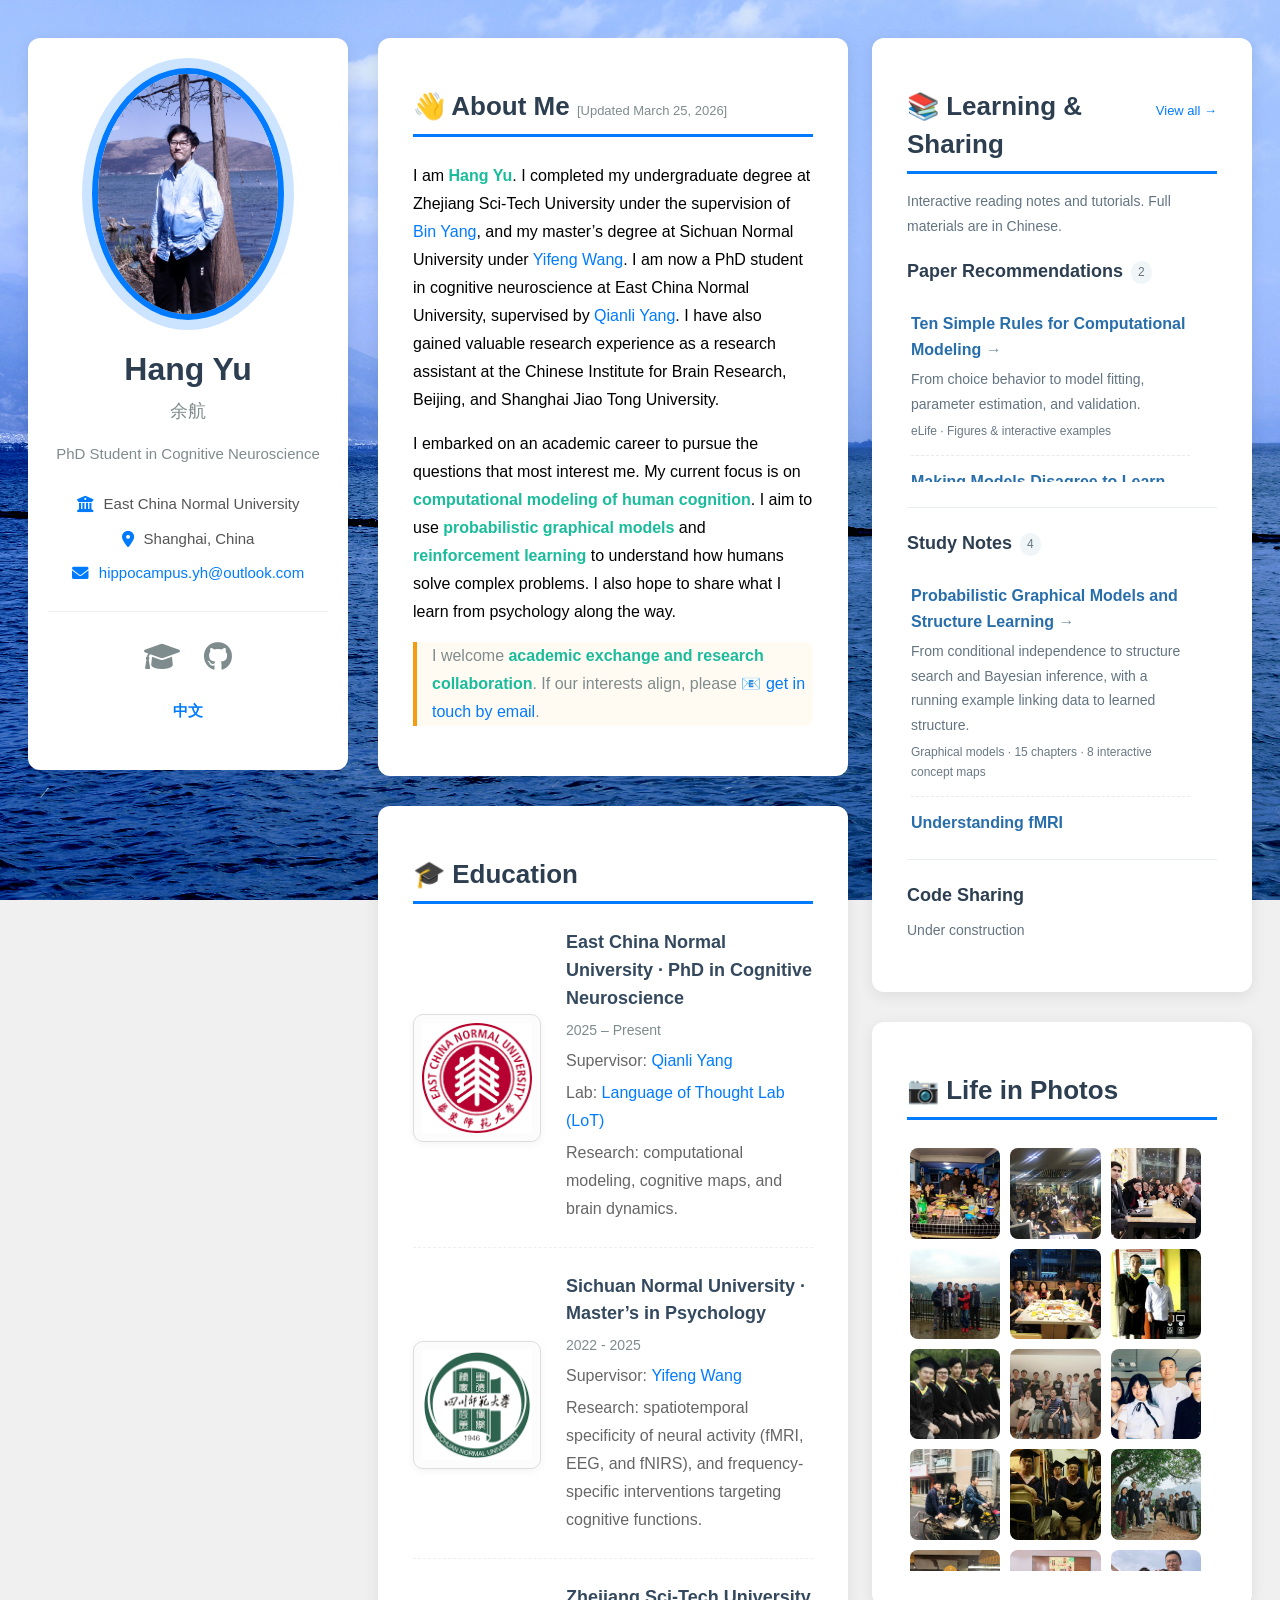
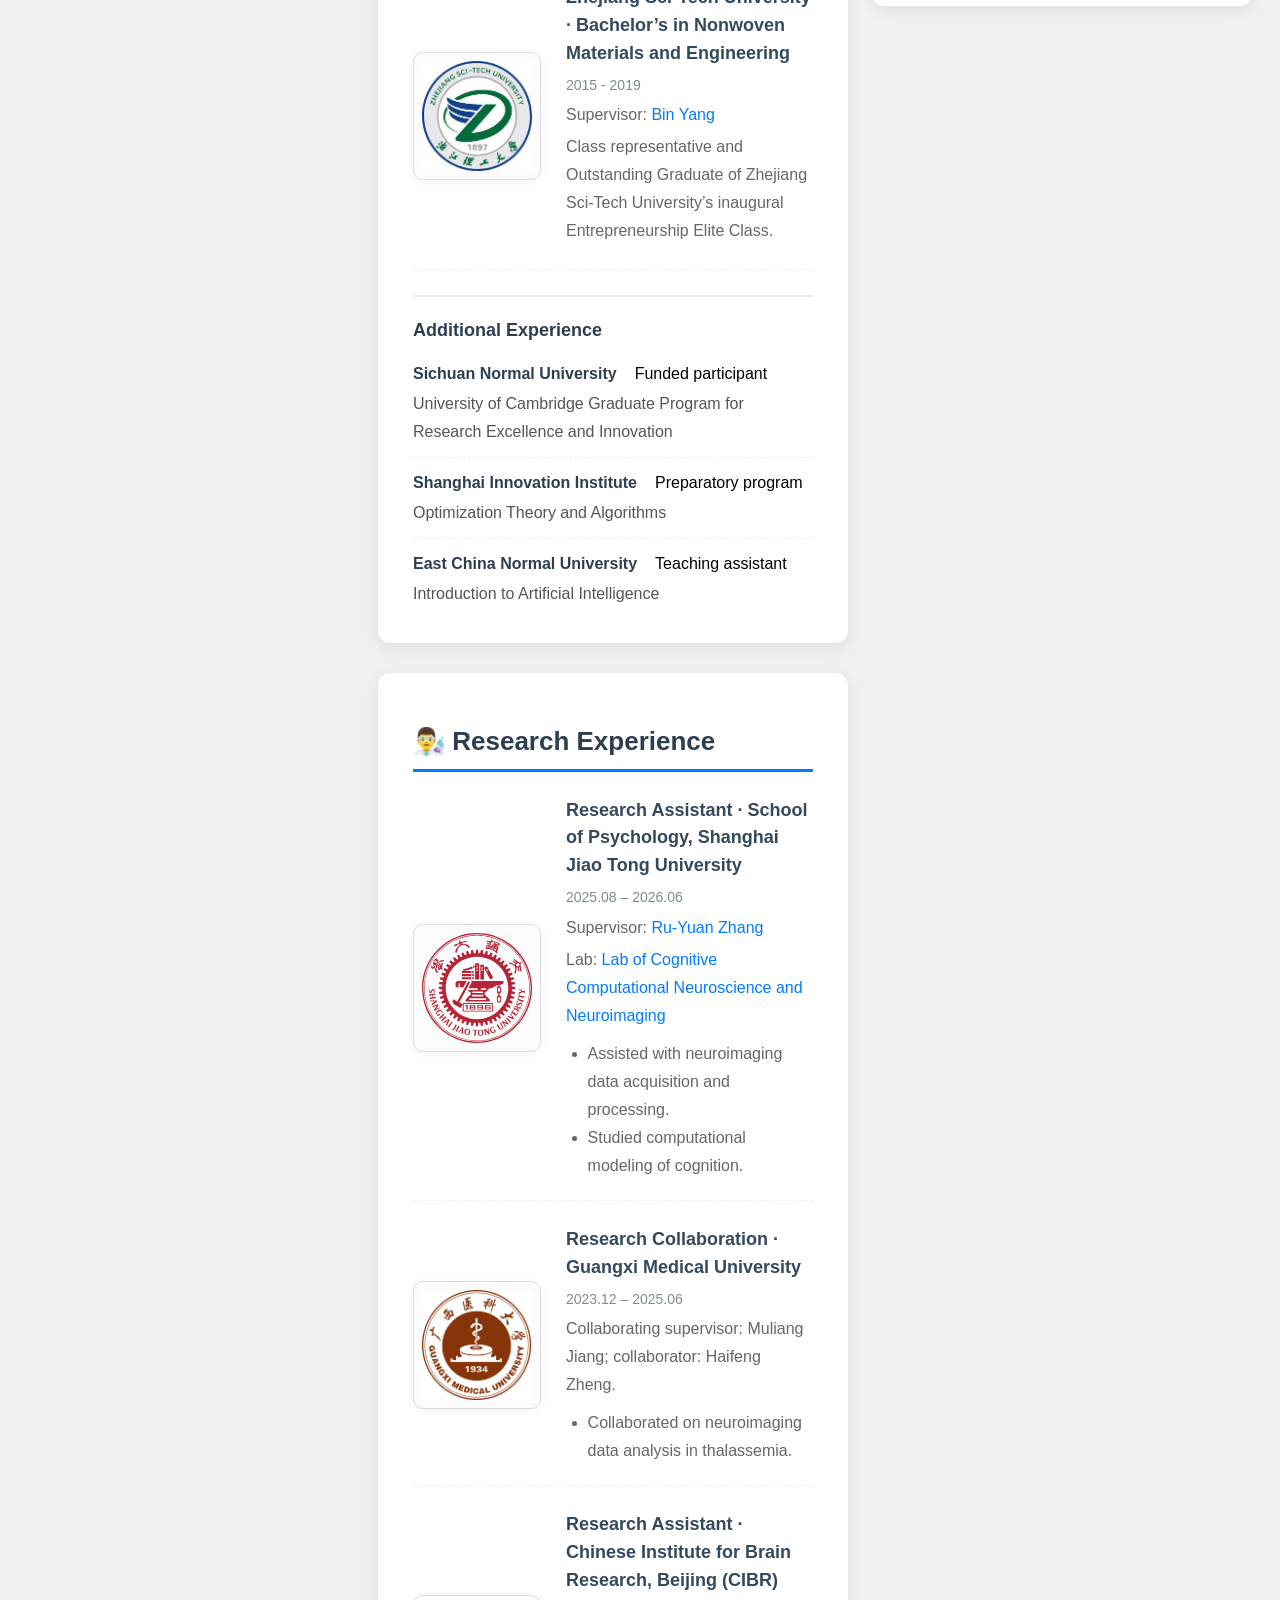
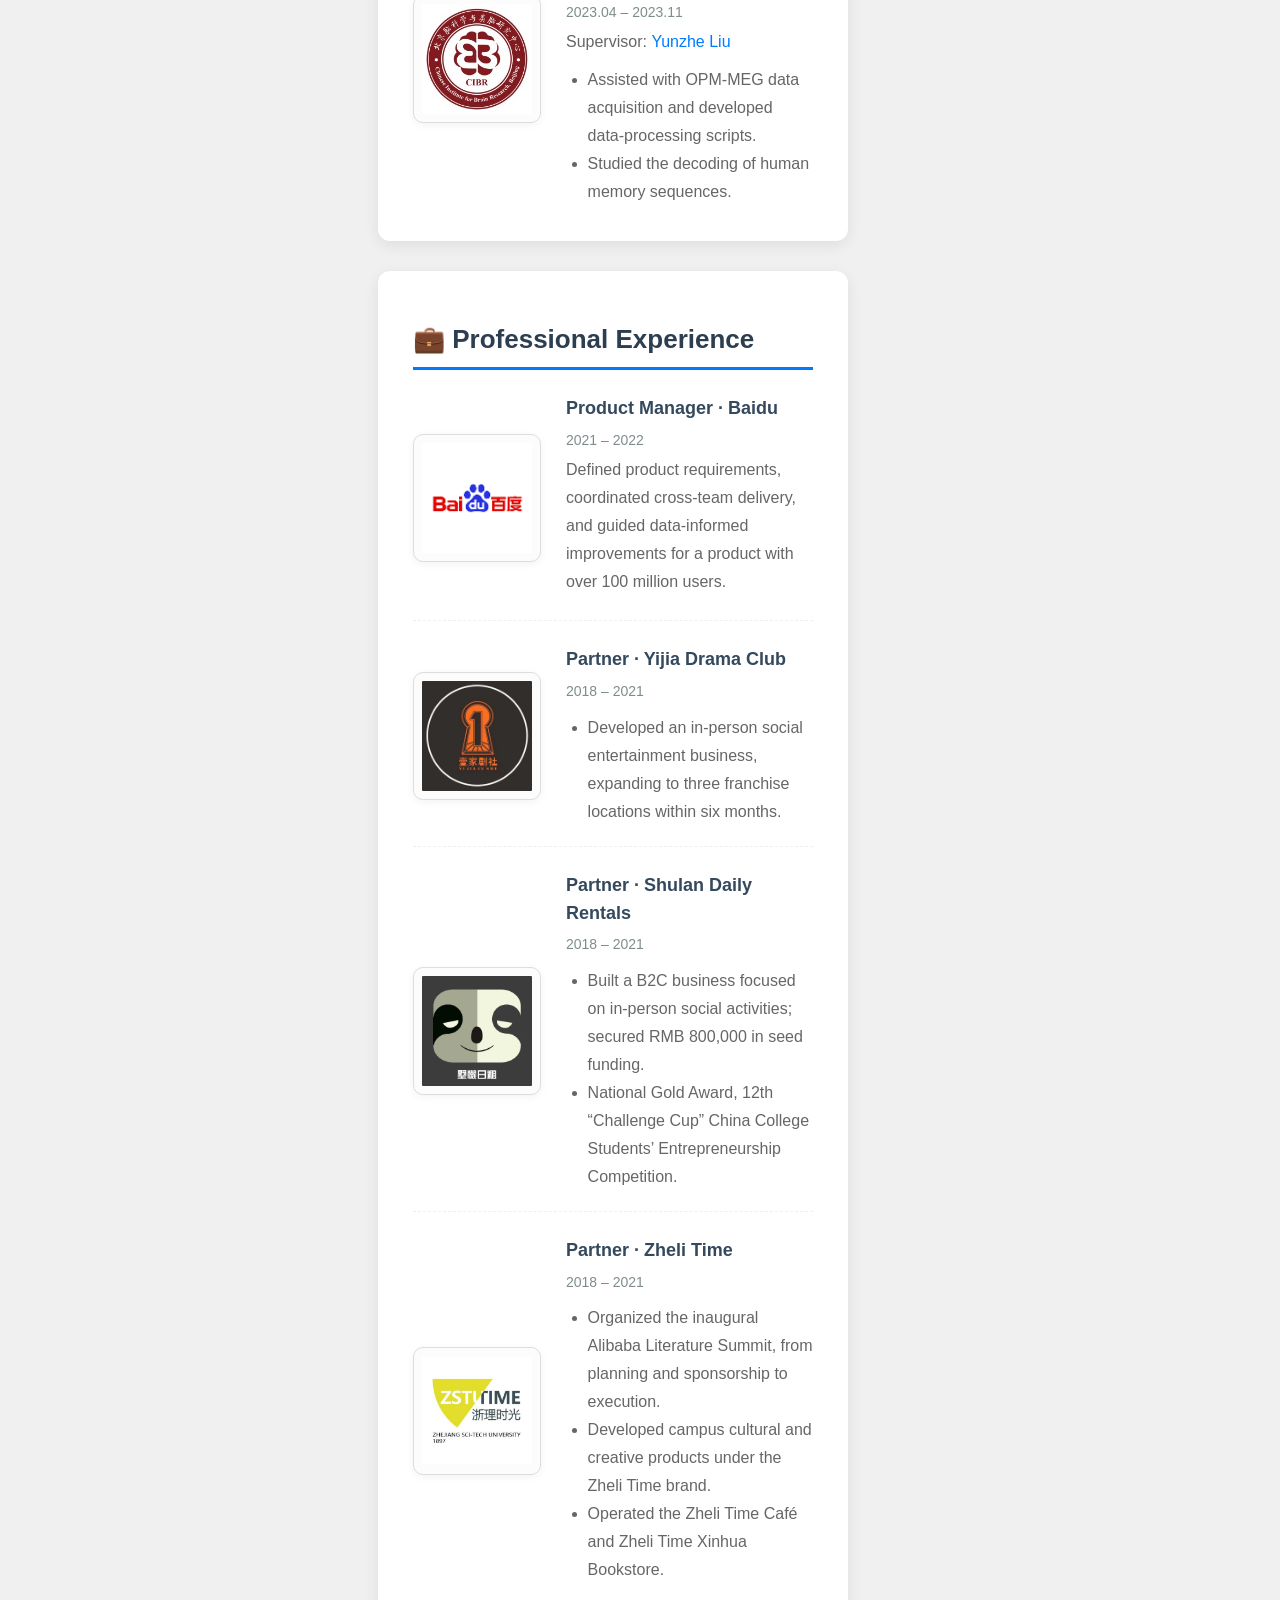
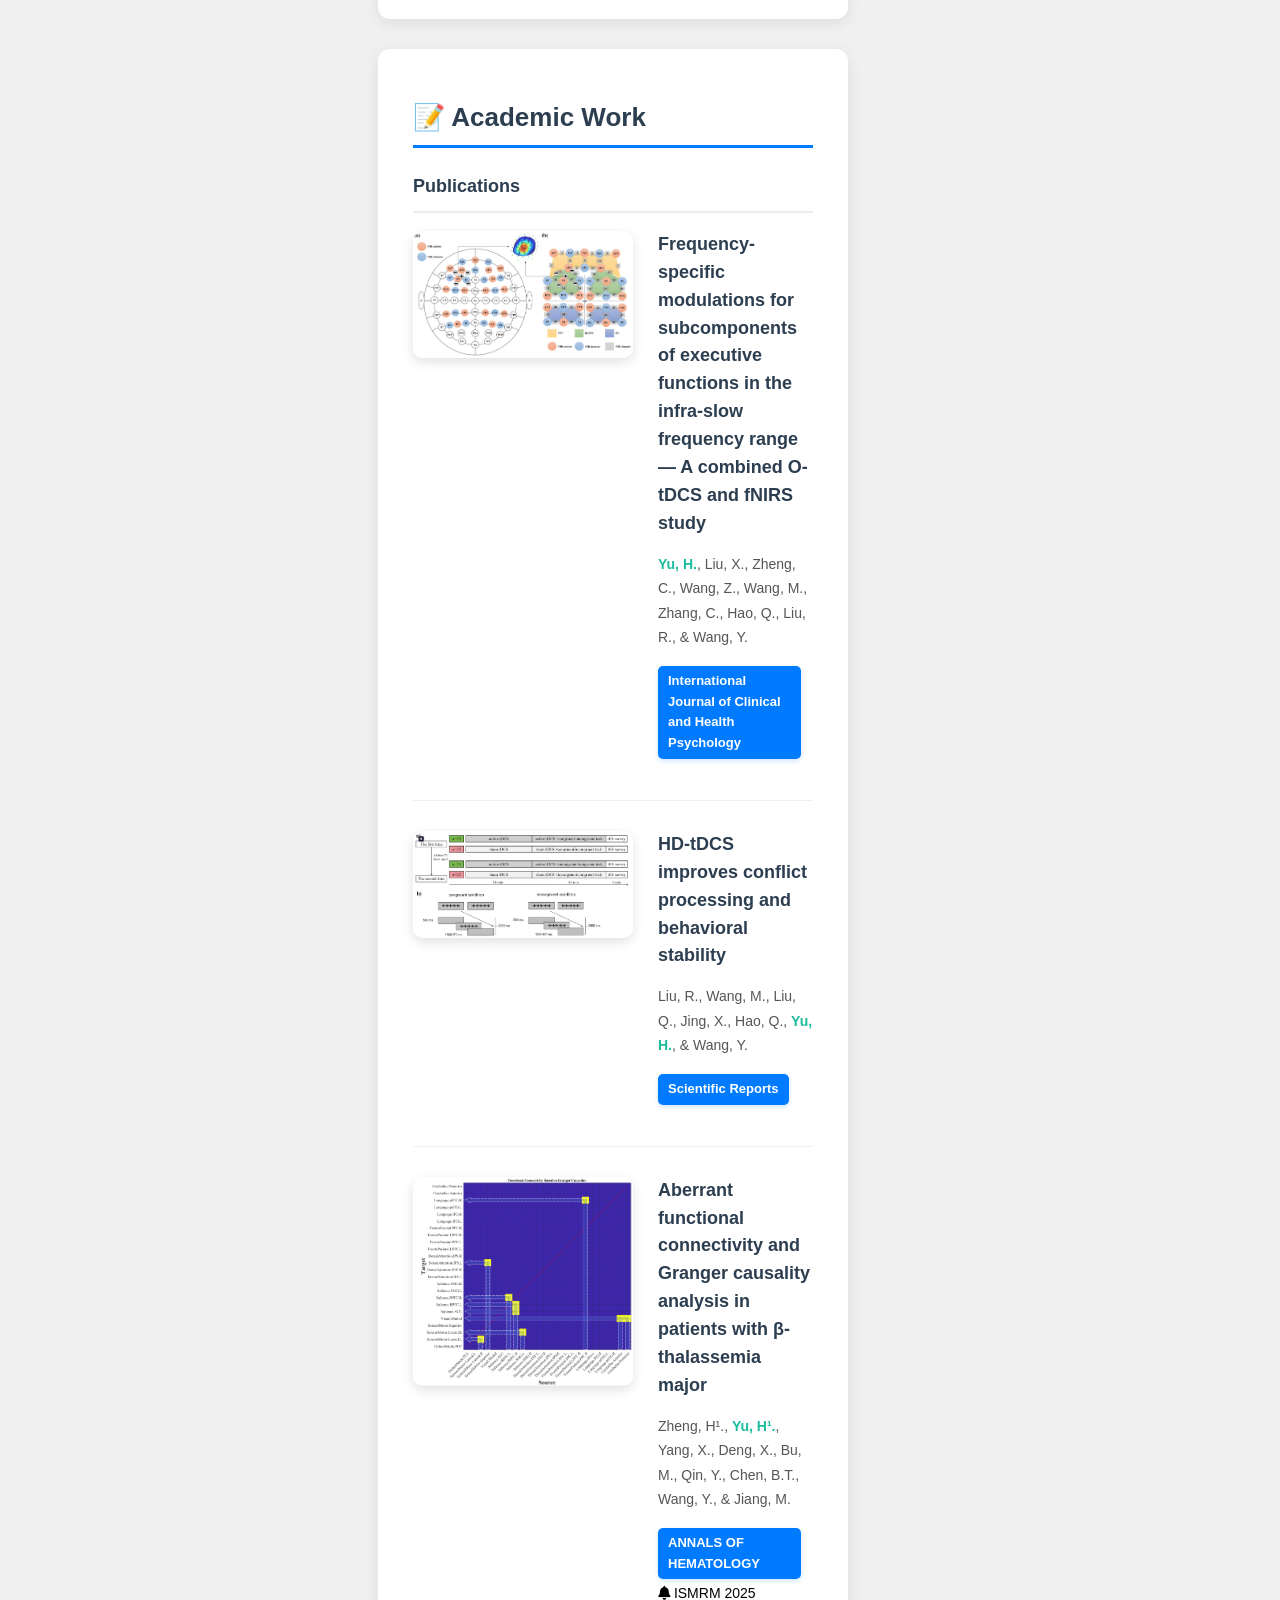
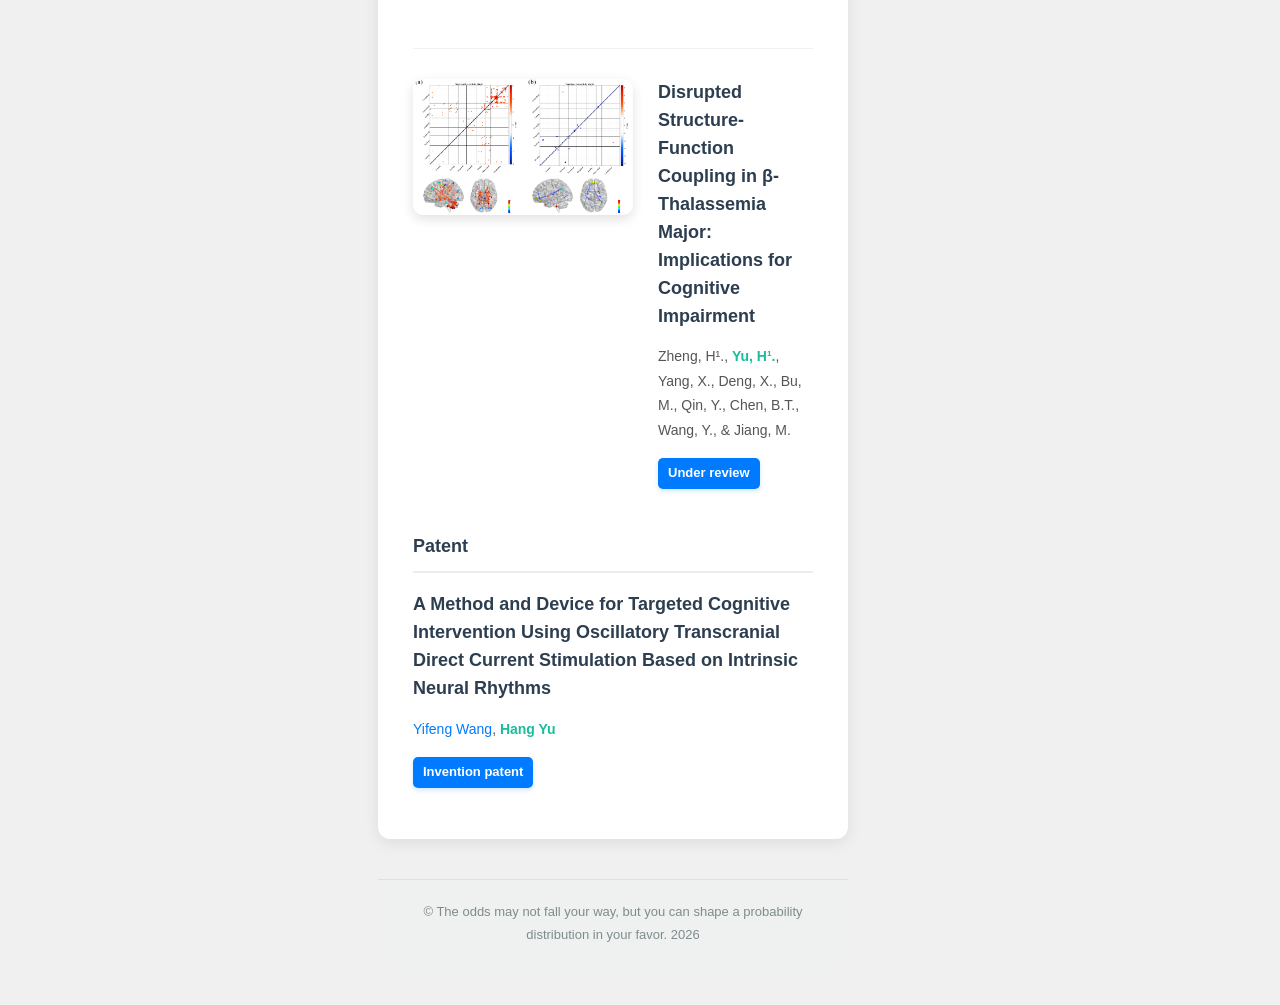
<file: en.html>
<!DOCTYPE html>
<html lang="en">
<head>
    <meta charset="UTF-8">
    <meta name="viewport" content="width=device-width, initial-scale=1.0">
    <title>Hang Yu · Personal Website</title>
    <link rel="stylesheet" href="https://cdnjs.cloudflare.com/ajax/libs/font-awesome/6.0.0-beta3/css/all.min.css">
    
    <style>
        body {
            background-image: url('images/bg.JPG'); 
            background-size: cover; 
            background-repeat: no-repeat;
            background-attachment: fixed; 
            background-position: center center;
            background-color: #f0f0f0; 
        }
        .container {
            max-width: 1560px;
            margin: 0 auto;
            padding: 30px 20px;
            display: flex;
            flex-direction: row;
            gap: 30px;
        }
        .content-columns {
            display: flex;
            flex: 1;
            gap: 24px;
            align-items: flex-start;
            min-width: 0;
        }

        h1, h2, h3 {
            color: #2c3e50;
            margin-top: 0;
            font-weight: 700;
        }
        h2 {
            font-size: 1.8em;
            padding-bottom: 8px;
            border-bottom: 3px solid #007bff;
            margin-bottom: 25px;
            padding-top: 15px;
            position: relative;
            overflow: hidden;
        }
        h2::before {
            content: '';
            position: absolute;
            bottom: 0;
            left: 0;
            width: 0;
            height: 3px;
            background-color: #007bff;
            transition: width 0.4s ease-out;
        }
        .section-card:hover h2::before {
            width: 100%;
        }

        a {
            color: #007bff;
            text-decoration: none;
            transition: color 0.3s ease, transform 0.2s ease;
        }
        a:hover {
            color: #007bff;
            text-decoration: underline;
            transform: translateY(-1px);
        }
        strong {
            font-weight: 700;
            color: #1abc9c;
        }

        .sidebar {
            width: 320px;
            flex-shrink: 0;
            background-color: #ffffff;
            border-radius: 12px;
            padding: 30px 20px;
            box-shadow: 0 4px 15px rgba(0, 0, 0, 0.08);
            text-align: center;
            position: sticky;
            top: 30px;
            align-self: flex-start;
            transition: all 0.3s ease-in-out;
        }
        .sidebar:hover {
            box-shadow: 0 8px 25px rgba(0, 0, 0, 0.12);
        }

        .sidebar-avatar {
            width: 180px;
            height: 240px; 
            border-radius: 50%; 
            object-fit: cover;
            margin-bottom: 20px;
            border: 6px solid #007bff;
            box-shadow: 0 0 0 10px rgba(0, 123, 255, 0.2); 
            transition: transform 0.4s ease-in-out;
        }

        .sidebar-avatar:hover {
            transform: scale(1.05) rotate(2deg);
            box-shadow: 0 0 0 10px rgba(0, 123, 255, 0.2); 
        }

        .sidebar-name-en {
            font-size: 2em;
            margin-bottom: 0;
            color: #2c3e50;
            text-shadow: 1px 1px 2px rgba(0,0,0,0.1);
            line-height: 1.2;
        }
        .sidebar-name-cn {
            font-size: 1.2em; 
            color: #7f8c8d;
            margin-top: 5px;
            margin-bottom: 15px;
            font-weight: 400;
        }
        
        .sidebar-title {
            color: #7f8c8d;
            margin-bottom: 25px;
            font-size: 1.1em;
        }
        .sidebar-info p {
            margin: 10px 0;
            font-size: 1em;
            color: #555;
            display: flex;
            align-items: center;
            justify-content: center;
            gap: 10px;
        }
        .sidebar-info i {
            color: #007bff;
            font-size: 1.1em;
        }
        .social-links {
            margin-top: 25px;
            border-top: 1px solid #ecf0f1;
            padding-top: 20px;
        }
        .social-links a {
            font-size: 1.8em;
            margin: 0 10px;
            color: #7f8c8d;
            transition: color 0.3s, transform 0.3s;
        }
        .social-links a:hover {
            color: #007bff;
            transform: translateY(-3px) scale(1.1);
        }
        .lang-switch {
            margin-top: 16px;
            font-size: 0.95em;
            color: #7f8c8d;
        }
        .lang-switch a {
            font-weight: 600;
        }

        .main-content {
            flex: 1;
            min-width: 0;
        }
        .share-column {
            width: 300px;
            flex-shrink: 0;
            position: sticky;
            top: 30px;
        }
        .share-card {
            margin-bottom: 0;
        }
        .share-status {
            margin: 8px 0 0;
            font-size: 1em;
            color: #666;
            line-height: 1.7;
        }
        .section-card {
            background-color: #ffffff;
            padding: 35px;
            border-radius: 12px;
            box-shadow: 0 4px 15px rgba(0, 0, 0, 0.08);
            margin-bottom: 30px;
            transition: all 0.3s ease-in-out;
        }
        .section-card:hover {
            box-shadow: 0 8px 25px rgba(0, 0, 0, 0.12);
            transform: translateY(-5px);
        }


        .photo-card { margin-top: 24px; margin-bottom: 0; }
        .photo-card:hover { transform: none; }
         .photo-grid {
            display: grid;
            grid-template-columns: repeat(2, minmax(0, 1fr));
            gap: 8px;
            max-height: 420px;
            overflow-y: auto;
            overflow-x: hidden;
            scrollbar-gutter: stable;
            scrollbar-width: thin;
            scrollbar-color: #a5b4c1 #f1f4f6;
            padding: 3px 6px 3px 3px;
            overscroll-behavior-y: contain;
        }
        .photo-grid::-webkit-scrollbar { width: 8px; }
        .photo-grid::-webkit-scrollbar-track { background: #f1f4f6; border-radius: 4px; }
        .photo-grid::-webkit-scrollbar-thumb { background: #a5b4c1; border-radius: 4px; }
        .photo-grid:not(:empty) { margin-top: 14px; }
        .photo-grid button { display: block; width: 100%; aspect-ratio: 1; padding: 0; border: 0; border-radius: 8px; overflow: hidden; cursor: zoom-in; background: #f4f7f8; }
        .photo-grid img { width: 100%; height: 100%; object-fit: cover; display: block; transition: transform 0.35s ease; }
        .photo-grid button:hover img, .photo-grid button:focus-visible img { transform: scale(1.08); }
        .photo-grid button:focus-visible { outline: 2px solid #007bff; outline-offset: 2px; }
        .lightbox { position: fixed; inset: 0; z-index: 1000; display: flex; align-items: center; justify-content: center; padding: 64px 76px 36px; }
        .lightbox[hidden] { display: none !important; }
        .lightbox-backdrop { position: absolute; inset: 0; background: rgba(20, 24, 28, 0.88); }
        .lightbox-figure { position: relative; z-index: 1; margin: 0; max-width: 100%; max-height: 100%; display: flex; flex-direction: column; align-items: center; gap: 12px; }
        .lightbox-figure img { max-width: min(1100px, 100%); max-height: calc(100vh - 150px); width: auto; height: auto; object-fit: contain; border-radius: 10px; box-shadow: 0 12px 40px rgba(0, 0, 0, 0.35); background: #111; }
        .lightbox-figure figcaption { color: #fff; font-size: 0.95em; line-height: 1.5; text-align: center; background: rgba(0, 0, 0, 0.55); border-radius: 999px; padding: 4px 12px; }
        .lightbox-figure figcaption:empty { display: none; }
        .lightbox-close, .lightbox-nav { position: absolute; z-index: 2; border: 0; background: rgba(255, 255, 255, 0.16); color: #fff; cursor: pointer; border-radius: 999px; line-height: 1; }
        .lightbox-close:hover, .lightbox-nav:hover, .lightbox-close:focus-visible, .lightbox-nav:focus-visible { background: rgba(255, 255, 255, 0.32); }
        .lightbox-close { top: 18px; right: 18px; width: 42px; height: 42px; font-size: 28px; }
        .lightbox-nav { top: 50%; width: 46px; height: 46px; font-size: 34px; transform: translateY(-50%); }
        .lightbox-prev { left: 16px; }
        .lightbox-next { right: 16px; }

        .exp-item {
            display: flex;
            margin-bottom: 25px;
            padding-bottom: 20px;
            border-bottom: 1px dashed #ecf0f1;
            align-items: center;
        }
        .exp-item:last-of-type {
            border-bottom: none;
            margin-bottom: 0;
            padding-bottom: 0;
        }
        .exp-logo {
            width: 110px;
            height: 110px;
            flex-shrink: 0;
            margin-right: 25px;
            border: 1px solid #ddd;
            border-radius: 10px;
            object-fit: contain;
            padding: 8px;
            background-color: #fcfcfc;
            box-shadow: 0 2px 8px rgba(0,0,0,0.05);
            transition: transform 0.3s ease, box-shadow 0.3s ease;
        }
        .exp-logo:hover {
            transform: scale(1.08) rotate(-2deg);
            box-shadow: 0 5px 15px rgba(0,0,0,0.1);
        }
        .exp-details {
            flex-grow: 1;
            text-align: left;
        }
        .exp-details h3 {
            font-size: 1.25em;
            margin-bottom: 5px;
            color: #34495e;
        }
        .exp-details p {
            margin: 4px 0;
            font-size: 0.98em;
            color: #666;
        }
        .exp-details .time-period {
            font-style: italic;
            color: #7f8c8d;
            font-size: 0.9em;
        }
        .exp-details a {
            font-weight: 500;
        }


        .extra-edu { margin-top: 8px; padding-top: 4px; border-top: 2px solid #e8eef2; }
        .extra-edu > h3 { font-size: 1.15em; margin: 16px 0 4px; }
        .extra-edu-list { list-style: none; margin: 0; padding: 0; }
        .extra-edu-list li { display: flex; flex-wrap: wrap; align-items: baseline; column-gap: 18px; row-gap: 2px; padding: 11px 0; border-bottom: 1px dashed #ecf0f1; color: #555; }
        .extra-edu-list li:last-child { border-bottom: none; padding-bottom: 0; }
        .extra-edu-org { min-width: 6.6em; font-weight: 700; color: #2c3e50; }
        .extra-edu-role { min-width: 5.6em; font-weight: 400; color: #000; }
        .extra-edu-course { flex: 1 1 14em; }

        .publication-item {
            display: flex;
            margin-bottom: 30px;
            padding-bottom: 25px;
            border-bottom: 1px solid #f0f0f0;
            gap: 25px;
            align-items: flex-start;
            transition: background-color 0.3s;
        }
        .works-subsection .publication-item:last-of-type {
            border-bottom: none;
            margin-bottom: 0;
            padding-bottom: 0;
        }
        .works-subsection {
            margin-bottom: 4px;
        }
        .works-subsection > h3 {
            font-size: 1.22em;
            color: #2c3e50;
            margin: 28px 0 18px 0;
            font-weight: 600;
            padding-bottom: 10px;
            border-bottom: 2px solid #e8eef2;
        }
        .works-subsection:first-of-type > h3 {
            margin-top: 6px;
        }
        .patent-item {
            display: block;
            margin-bottom: 0;
            padding-bottom: 0;
        }
        .patent-item .pub-details {
            max-width: 100%;
        }
        .publication-item:hover {
            background-color: #fdfdfd;
        }
        .pub-image {
            width: 220px;
            flex-shrink: 0;
        }
        .pub-image img {
            width: 100%;
            height: auto;
            border-radius: 10px;
            box-shadow: 0 4px 12px rgba(0, 0, 0, 0.12);
            transition: transform 0.4s ease-in-out, box-shadow 0.4s ease;
        }
        .pub-image img:hover {
            transform: scale(1.05) rotate(1deg);
            box-shadow: 0 8px 20px rgba(0, 0, 0, 0.2);
        }
        .pub-details {
            flex-grow: 1;
        }
        .pub-details h3 {
            font-size: 1.35em;
            margin-bottom: 8px;
        }
        .pub-details .authors {
            margin-bottom: 12px;
            color: #555;
            font-size: 0.98em;
        }
        .pub-details .venue {
            display: inline-block;
            background-color: #007bff;
            color: white;
            padding: 5px 10px;
            border-radius: 5px;
            font-weight: 600;
            font-size: 0.95em;
            margin-right: 12px;
            letter-spacing: 0.5px;
            box-shadow: 0 2px 5px rgba(0, 123, 255, 0.2);
        }
        .pub-links a {
            margin-right: 12px;
            font-weight: 600;
            color: #007bff;
        }
        .pub-links .badge {
            float: right;
            margin-top: 2px;
        }

        .footer {
            text-align: center;
            margin-top: 40px;
            padding: 20px;
            font-size: 0.85em;
            color: #7f8c8d;
            background-color: #eef1f0;
            border-top: 1px solid #e0e0e0;
            border-radius: 0 0 12px 12px;
        }

        @media (max-width: 992px) {
            .photo-grid { grid-template-columns: repeat(auto-fill, minmax(140px, 1fr)); }
            .container {
                flex-direction: column;
                padding: 20px;
            }
            .sidebar {
                width: 100%;
                margin-bottom: 30px;
                position: static;
                top: auto;
            }
            .content-columns {
                width: 100%;
                flex-direction: column;
            }
            .share-column {
                width: 100%;
                position: static;
                top: auto;
            }
        }
        @media (max-width: 768px) {
            h2 { font-size: 1.6em; }
            .sidebar-avatar {
                width: 120px;
                height: 160px;
            }
            .sidebar-name-en { font-size: 1.8em; }
            .sidebar-name-cn { font-size: 1em; }
            .publication-item {
                flex-direction: column;
                align-items: center;
            }
            .pub-image {
                width: 80%;
                max-width: 250px;
                margin-bottom: 15px;
            }
            .pub-details {
                text-align: center;
            }
        }
        @media (max-width: 576px) {
            .extra-edu-list li { flex-direction: column; align-items: center; row-gap: 2px; text-align: center; }
            .lightbox { padding: 58px 14px 72px; }
            .lightbox-nav { top: auto; bottom: 16px; transform: none; }
            .container {
                padding: 15px;
            }
            .exp-item {
                flex-direction: column;
                text-align: center;
                align-items: center;
            }
            .exp-logo {
                margin-right: 0;
                margin-bottom: 15px;
            }
        }
        /* Allow longer English labels to wrap within the original layout. */
        .sidebar, .share-column { box-sizing: border-box; }
        .sidebar-info p { overflow-wrap: anywhere; min-width: 0; }
        .sidebar-info a, .pub-details, .exp-details { min-width: 0; overflow-wrap: anywhere; }
        .extra-edu-org { min-width: 0; }
        .extra-edu-role { min-width: 0; }
    </style>
    <link rel="stylesheet" href="mobile.css?v=20261101-footer" media="(max-width: 600px) and (orientation: portrait)">
<link rel="stylesheet" href="sharing.css?v=20261101-2">
<link rel="stylesheet" href="typography.css?v=20261103-1">
</head>
<body>

    <div class="container">
        <div class="sidebar">
            
            <img src="images/hangyu.JPG" alt="Hang Yu" class="sidebar-avatar">
            
            <h1 class="sidebar-name-en">Hang Yu</h1>
            <p class="sidebar-name-cn">余航</p>

            <p class="sidebar-title">PhD Student in Cognitive Neuroscience</p>
            
            <div class="sidebar-info">
                <p><i class="fas fa-university"></i> East China Normal University</p>
                <p><i class="fas fa-map-marker-alt"></i> Shanghai, China</p>
                <p><i class="fas fa-envelope"></i> <a href="mailto:hippocampus.yh@outlook.com">hippocampus.yh@outlook.com</a></p>
            </div>
            
            <div class="social-links">
                <a href="https://scholar.google.com/citations?user=_Ym4jM0AAAAJ&hl=en" title="Google Scholar" target="_blank"><i class="fas fa-graduation-cap"></i></a>
                <a href="https://github.com/Duke-Hange" title="GitHub" target="_blank"><i class="fab fa-github"></i></a>
            </div>
            <p class="lang-switch"><a href="index.html" lang="zh-CN" hreflang="zh-CN">中文</a></p>
        </div>

        <div class="content-columns">
        <div class="main-content">

            <div class="section-card">
                <h2>👋 About Me <span class="section-updated">[Updated March 25, 2026]</span></h2>
                <p>I am <strong>Hang Yu</strong>. I completed my undergraduate degree at Zhejiang Sci-Tech University under the supervision of <a href="https://yjsxt.zstu.edu.cn/open/dsfc/search/F56F7CC7AD773059E0530100007F4C41" target="_blank" rel="noopener noreferrer">Bin Yang</a>, and my master’s degree at Sichuan Normal University under <a href="https://ibps.sicnu.edu.cn/p/16/?StId=st_app_news_i_x638514610151893184" target="_blank" rel="noopener noreferrer">Yifeng Wang</a>. I am now a PhD student in cognitive neuroscience at East China Normal University, supervised by <a href="https://faculty.ecnu.edu.cn/_s9/yql2/main.psp" target="_blank" rel="noopener noreferrer">Qianli Yang</a>. I have also gained valuable research experience as a research assistant at the Chinese Institute for Brain Research, Beijing, and Shanghai Jiao Tong University.</p>

                <p>I embarked on an academic career to pursue the questions that most interest me. My current focus is on <strong>computational modeling of human cognition</strong>. I aim to use <strong>probabilistic graphical models</strong> and <strong>reinforcement learning</strong> to understand how humans solve complex problems. I also hope to share what I learn from psychology along the way.</p>

                                <blockquote style="border-left: 4px solid #f39c12; padding-left: 15px; margin: 15px 0; color: #7f8c8d; background-color: #fffaf2; border-radius: 0 8px 8px 0;">
                    <p style="margin: 0;">I welcome <strong>academic exchange and research collaboration</strong>. If our interests align, please <a href="mailto:hippocampus.yh@outlook.com">📧 get in touch by email</a>.</p>
                </blockquote>
            </div>

            <div class="section-card">
                <h2>🎓 Education</h2>

                <div class="exp-item">
                    <img src="images/Schools/华东师范大学.png" alt="East China Normal University" class="exp-logo">
                    <div class="exp-details">
                        <h3>East China Normal University · PhD in Cognitive Neuroscience</h3>
                        <p class="time-period">2025 – Present</p>
                        <p>Supervisor: <a href="https://faculty.ecnu.edu.cn/_s9/yql2/main.psp" target="_blank" rel="noopener noreferrer">Qianli Yang</a></p>
                        <p>Lab: <a href="https://qyanglab.github.io/about/" target="_blank" rel="noopener noreferrer">Language of Thought Lab (LoT)</a></p>
                        <p>Research: computational modeling, cognitive maps, and brain dynamics.</p>
                    </div>
                </div>

                <div class="exp-item">
                    <img src="images/Schools/四川师范大学.png" alt="Sichuan Normal University" class="exp-logo">
                    <div class="exp-details">
                        <h3>Sichuan Normal University · Master’s in Psychology</h3>
                        <p class="time-period">2022 - 2025</p>
                        <p>Supervisor: <a href="https://ibps.sicnu.edu.cn/p/16/?StId=st_app_news_i_x638514610151893184" target="_blank" rel="noopener noreferrer">Yifeng Wang</a></p>
                        <p>Research: spatiotemporal specificity of neural activity (fMRI, EEG, and fNIRS), and frequency-specific interventions targeting cognitive functions.</p>
                    </div>
                </div>

                <div class="exp-item">
                    <img src="images/Schools/浙江理工大学.jpg" alt="Zhejiang Sci-Tech University" class="exp-logo">
                    <div class="exp-details">
                        <h3>Zhejiang Sci-Tech University · Bachelor’s in Nonwoven Materials and Engineering</h3>
                        <p class="time-period">2015 - 2019</p>
                        <p>Supervisor: <a href="https://yjsxt.zstu.edu.cn/open/dsfc/search/F56F7CC7AD773059E0530100007F4C41" target="_blank" rel="noopener noreferrer">Bin Yang</a></p>
                        <p>Class representative and Outstanding Graduate of Zhejiang Sci-Tech University’s inaugural Entrepreneurship Elite Class.</p>
                    </div>
                </div>

                <div class="extra-edu" id="extra-edu">
                    <h3>Additional Experience</h3>
                    <ul class="extra-edu-list">
                        <li>
                            <span class="extra-edu-org">Sichuan Normal University</span>
                            <span class="extra-edu-role">Funded participant</span>
                            <span class="extra-edu-course">University of Cambridge Graduate Program for Research Excellence and Innovation</span>
                        </li>
                        <li>
                            <span class="extra-edu-org">Shanghai Innovation Institute</span>
                            <span class="extra-edu-role">Preparatory program</span>
                            <span class="extra-edu-course">Optimization Theory and Algorithms</span>
                        </li>
                        <li>
                            <span class="extra-edu-org">East China Normal University</span>
                            <span class="extra-edu-role">Teaching assistant</span>
                            <span class="extra-edu-course">Introduction to Artificial Intelligence</span>
                        </li>
                    </ul>
                </div>
            </div>

            <div class="section-card">
                <h2>👨‍🔬 Research Experience</h2>

                <div class="exp-item">
                    <img src="images/Schools/上海交通大学.svg" alt="Shanghai Jiao Tong University" class="exp-logo">
                    <div class="exp-details">
                        <h3>Research Assistant · School of Psychology, Shanghai Jiao Tong University</h3>
                        <p class="time-period">2025.08 – 2026.06</p>
                        <p>Supervisor: <a href="https://www.psy.pku.edu.cn/szdw/qzjy/jsyjy/zhry/index.htm" target="_blank" rel="noopener noreferrer">Ru-Yuan Zhang</a></p>
                        <p>Lab: <a href="https://ruyuanzhang.github.io/people.html" target="_blank" rel="noopener noreferrer">Lab of Cognitive Computational Neuroscience and Neuroimaging</a></p>
                        <ul style="margin: 10px 0 0 0; padding-left: 1.35em; color: #666;">
                            <li>Assisted with neuroimaging data acquisition and processing.</li>
                            <li>Studied computational modeling of cognition.</li>
                        </ul>
                    </div>
                </div>

                <div class="exp-item">
                    <img src="images/Schools/广西医科大学.png" alt="Guangxi Medical University" class="exp-logo">
                    <div class="exp-details">
                        <h3>Research Collaboration · Guangxi Medical University</h3>
                        <p class="time-period">2023.12 – 2025.06</p>
                        <p>Collaborating supervisor: Muliang Jiang; collaborator: Haifeng Zheng.</p>
                        <ul style="margin: 10px 0 0 0; padding-left: 1.35em; color: #666;">
                            <li>Collaborated on neuroimaging data analysis in thalassemia.</li>
                        </ul>
                    </div>
                </div>

                <div class="exp-item">
                    <img src="images/Schools/北京脑科学与类脑研究中心.jpg" alt="Chinese Institute for Brain Research, Beijing" class="exp-logo">
                    <div class="exp-details">
                        <h3>Research Assistant · Chinese Institute for Brain Research, Beijing (CIBR)</h3>
                        <p class="time-period">2023.04 – 2023.11</p>
                        <p>Supervisor: <a href="https://brain.bnu.edu.cn/kytd/jsyjy/Ljs/18e25c12984e48eb966932924b9b76c7.htm" target="_blank" rel="noopener noreferrer">Yunzhe Liu</a></p>
                        <ul style="margin: 10px 0 0 0; padding-left: 1.35em; color: #666;">
                            <li>Assisted with OPM-MEG data acquisition and developed data-processing scripts.</li>
                            <li>Studied the decoding of human memory sequences.</li>
                        </ul>
                    </div>
                </div>

            </div>

            <div class="section-card">
                <h2>💼 Professional Experience</h2>

                <div class="exp-item">
                    <img src="images/Schools/百度.png" alt="Baidu" class="exp-logo">
                    <div class="exp-details">
                        <h3>Product Manager · Baidu</h3>
                        <p class="time-period">2021 – 2022</p>
                        <p>Defined product requirements, coordinated cross-team delivery, and guided data-informed improvements for a product with over 100 million users.</p>
                    </div>
                </div>

                <div class="exp-item">
                    <img src="images/Schools/壹家剧社.jpg" alt="Yijia Drama Club" class="exp-logo">
                    <div class="exp-details">
                        <h3>Partner · Yijia Drama Club</h3>
                        <p class="time-period">2018 – 2021</p>
                        <ul style="margin: 10px 0 0 0; padding-left: 1.35em; color: #666;">
                            <li>Developed an in-person social entertainment business, expanding to three franchise locations within six months.</li>
                        </ul>
                    </div>
                </div>

                <div class="exp-item">
                    <img src="images/Schools/墅懒日租.jpg" alt="Shulan Daily Rentals" class="exp-logo">
                    <div class="exp-details">
                        <h3>Partner · Shulan Daily Rentals</h3>
                        <p class="time-period">2018 – 2021</p>
                        <ul style="margin: 10px 0 0 0; padding-left: 1.35em; color: #666;">
                            <li>Built a B2C business focused on in-person social activities; secured RMB 800,000 in seed funding.</li>
                            <li>National Gold Award, 12th “Challenge Cup” China College Students’ Entrepreneurship Competition.</li>
                        </ul>
                    </div>
                </div>

                <div class="exp-item">
                    <img src="images/Schools/浙理时光.jpg" alt="Zheli Time" class="exp-logo">
                    <div class="exp-details">
                        <h3>Partner · Zheli Time</h3>
                        <p class="time-period">2018 – 2021</p>
                        <ul style="margin: 10px 0 0 0; padding-left: 1.35em; color: #666;">
                            <li>Organized the inaugural Alibaba Literature Summit, from planning and sponsorship to execution.</li>
                            <li>Developed campus cultural and creative products under the Zheli Time brand.</li>
                            <li>Operated the Zheli Time Café and Zheli Time Xinhua Bookstore.</li>
                        </ul>
                    </div>
                </div>
            </div>

            <div class="section-card">
                <h2>📝 Academic Work</h2>

                <div class="works-subsection">
                    <h3>Publications</h3>

                <div class="publication-item">
                    <div class="pub-image">
                        <img src="images/publications/International Journal of Clinical and Health Psychology.png" alt="Publication figure">
                    </div>
                    <div class="pub-details">
                        <h3>Frequency-specific modulations for subcomponents of executive functions in the infra-slow frequency range — A combined O-tDCS and fNIRS study</h3>
                        <p class="authors"><strong>Yu, H.</strong>, Liu, X., Zheng, C., Wang, Z., Wang, M., Zhang, C., Hao, Q., Liu, R., & Wang, Y.</p>
                        <p>
                            <span class="venue">International Journal of Clinical and Health Psychology</span>
                        </p>
                    </div>
                </div>
                
                <div class="publication-item">
                    <div class="pub-image">
                        <img src="images/publications/Scientific Reports.png" alt="Publication figure">
                    </div>
                    <div class="pub-details">
                        <h3>HD-tDCS improves conflict processing and behavioral stability</h3>
                        <p class="authors">Liu, R., Wang, M., Liu, Q., Jing, X., Hao, Q., <strong>Yu, H.</strong>, & Wang, Y.</p>
                        <p>
                            <span class="venue">Scientific Reports</span>
                        </p>
                    </div>
                </div>
                
                <div class="publication-item">
                    <div class="pub-image">
                        <img src="images/publications/ANNALS OF HEMATOLOGY.png" alt="Publication figure">
                    </div>
                    <div class="pub-details">
                        <h3>Aberrant functional connectivity and Granger causality analysis in patients with β-thalassemia major</h3>
                        <p class="authors">Zheng, H¹., <strong>Yu, H¹.</strong>, Yang, X., Deng, X., Bu, M., Qin, Y., Chen, B.T., Wang, Y., & Jiang, M.</p>
                        <p>
                            <span class="venue">ANNALS OF HEMATOLOGY</span>
                            <span class="pub-links">
                                <i class="fas fa-bell"></i> ISMRM 2025
                            </span>
                        </p>
                    </div>
                </div>

                <div class="publication-item">
                    <div class="pub-image">
                        <img src="images/publications/under review1.png" alt="Publication figure">
                    </div>
                    <div class="pub-details">
                        <h3>Disrupted Structure-Function Coupling in β-Thalassemia Major: Implications for Cognitive Impairment</h3>
                        <p class="authors">Zheng, H¹., <strong>Yu, H¹.</strong>, Yang, X., Deng, X., Bu, M., Qin, Y., Chen, B.T., Wang, Y., & Jiang, M.</p>
                        <p>
                            <span class="venue">Under review</span>
                        </p>
                    </div>
                </div>
                </div>

                <div class="works-subsection">
                    <h3>Patent</h3>
                <div class="patent-item">
                    <div class="pub-details">
                        <h3>A Method and Device for Targeted Cognitive Intervention Using Oscillatory Transcranial Direct Current Stimulation Based on Intrinsic Neural Rhythms</h3>
                        <p class="authors"><a href="https://ibps.sicnu.edu.cn/p/16/?StId=st_app_news_i_x638514610151893184" target="_blank" rel="noopener noreferrer">Yifeng Wang</a>, <strong>Hang Yu</strong></p>
                        <p>
                            <span class="venue">Invention patent</span>
                        </p>
                    </div>
                </div>
                </div>
            </div>
            


            <div class="footer">
                &copy; The odds may not fall your way, but you can shape a probability distribution in your favor. 2026
            </div>

        </div>

        <div class="share-column">
            <div class="section-card share-card">
<!-- SHARING:START -->
<div class="share-heading"><h2>📚 Learning & Sharing</h2><a class="share-view-all" href="learning/en.html">View all →</a></div><p class="share-caption">Interactive reading notes and tutorials. Full materials are in Chinese.</p><section class="share-section" data-category="papers"><h3 id="share-papers-title">Paper Recommendations<span class="share-count">2</span></h3><div class="share-scroll" tabindex="0" role="region" aria-labelledby="share-papers-title"><ul class="share-list"><li><a class="share-entry" href="learning/ten-simple-rules/index.html"><span class="share-entry-title">Ten Simple Rules for Computational Modeling</span><span class="share-entry-summary">From choice behavior to model fitting, parameter estimation, and validation.</span><span class="share-entry-meta">eLife · Figures &amp; interactive examples</span></a></li><li><a class="share-entry" href="learning/model-disagreement/index.html"><span class="share-entry-title">Making Models Disagree to Learn How Brains Compute</span><span class="share-entry-summary">Designing informative experiments when competing models explain the same data.</span><span class="share-entry-meta">Nature Reviews Neuroscience · Illustrated notes</span></a></li></ul></div></section><section class="share-section" data-category="notes"><h3 id="share-notes-title">Study Notes<span class="share-count">4</span></h3><div class="share-scroll" tabindex="0" role="region" aria-labelledby="share-notes-title"><ul class="share-list"><li><a class="share-entry" href="learning/structure-learning.html"><span class="share-entry-title">Probabilistic Graphical Models and Structure Learning</span><span class="share-entry-summary">From conditional independence to structure search and Bayesian inference, with a running example linking data to learned structure.</span><span class="share-entry-meta">Graphical models · 15 chapters · 8 interactive concept maps</span></a></li><li><a class="share-entry" href="learning/fmri/index.html"><span class="share-entry-title">Understanding fMRI Preprocessing</span><span class="share-entry-summary">Why each step matters: signal, sampling, alignment, denoising, and quality checks.</span><span class="share-entry-meta">Neuroimaging · 9 chapters · Interactive</span></a></li><li><a class="share-entry" href="learning/planning.html"><span class="share-entry-title">Problem Representation and Search</span><span class="share-entry-summary">Learn task representation, search, heuristics, constraints, and adversarial decisions.</span><span class="share-entry-meta">AI foundations · Part 1 · Practice</span></a></li><li><a class="share-entry" href="learning/reinforcement-learning.html"><span class="share-entry-title">Reinforcement Learning and Decision Making</span><span class="share-entry-summary">From returns and Bellman equations to learning from experience, exploration, and belief updates.</span><span class="share-entry-meta">AI foundations · Part 2 · Interactive</span></a></li></ul></div></section><section class="share-section" data-category="code"><h3 id="share-code-title">Code Sharing</h3><p class="share-entry-summary">Under construction</p></section>
<!-- SHARING:END -->
            </div>
            <div class="section-card photo-card" id="photo-wall">
                <h2>📷 Life in Photos</h2>
                <p class="share-status" id="photo-empty">Photos coming soon.</p>
                <div class="photo-grid" id="photo-grid" tabindex="0" role="region" aria-label="Life photos; scroll vertically"></div>
            </div>
        </div>

        </div>
    </div>

    <div class="lightbox" id="lightbox" hidden role="dialog" aria-modal="true" aria-label="Photo viewer">
        <div class="lightbox-backdrop" data-close></div>
        <button type="button" class="lightbox-close" data-close aria-label="Close">&times;</button>
        <button type="button" class="lightbox-nav lightbox-prev" data-dir="-1" aria-label="Previous photo">&#8249;</button>
        <figure class="lightbox-figure">
            <img id="lightbox-img" alt="">
            <figcaption id="lightbox-caption"></figcaption>
        </figure>
        <button type="button" class="lightbox-nav lightbox-next" data-dir="1" aria-label="Next photo">&#8250;</button>
    </div>
    <script>
        (function () {
            // Add photos to images/gallery/ and list them here in display order.
            var photos = [
                { src: "images/gallery/e4e65f913625fce0bdfc4d09f01e3a0d.jpg" },
                { src: "images/gallery/938055a9c01a00c10e88fcbe9aac6922.jpg" },
                { src: "images/gallery/073a92040b01f8bce9a824e8c49d749d.jpg" },
                { src: "images/gallery/a0fbd30115f141498cb03b48a7bd88da.jpg" },
                { src: "images/gallery/50c6ce83ad5f0d05f6d3ead775083ddc.jpg" },
                { src: "images/gallery/499f60e59b5e09e370ba931355e9cdb1.jpg" },
                { src: "images/gallery/55c0759192a7a3bc5d409cb82c840f0c.jpg" },
                { src: "images/gallery/9ab128324b802de9d027278e4a68306e.jpg" },
                { src: "images/gallery/2608f691109663d0e6fbc2acf3442b5e.jpg" },
                { src: "images/gallery/bfcc7fec934da76865ec6d1dd38a2084.jpg" },
                { src: "images/gallery/e7c68b3701930525185c30d1e17d5a7d.jpg" },
                { src: "images/gallery/c6b4b9dea634e9e4646fc2f12588dded.jpg" },
                { src: "images/gallery/d41b92f915d241d4b29408f112491643.jpg" },
                { src: "images/gallery/e61296badb11257cb4866fc195760b66.jpg" },
                { src: "images/gallery/fd4267094bf5a39e35c76e954e9d0e58.jpg" },
                { src: "images/gallery/a60366633bc785e1cd83e99a486911f1.jpg" },
            ];
            var grid = document.getElementById("photo-grid");
            var empty = document.getElementById("photo-empty");
            var lightbox = document.getElementById("lightbox");
            var lightboxImg = document.getElementById("lightbox-img");
            var lightboxCaption = document.getElementById("lightbox-caption");
            var prevButton = lightbox.querySelector(".lightbox-prev");
            var nextButton = lightbox.querySelector(".lightbox-next");
            var index = 0;
            var lastTrigger = null;

            if (!photos.length) return;
            empty.hidden = true;
            prevButton.hidden = nextButton.hidden = photos.length < 2;

            photos.forEach(function (photo, i) {
                var button = document.createElement("button");
                var img = document.createElement("img");
                var label = photo.alt || ("Photo " + (i + 1));
                button.type = "button";
                button.setAttribute("aria-label", "View photo: " + label);
                img.src = photo.src;
                img.alt = photo.alt || "";
                img.loading = "lazy";
                button.appendChild(img);
                button.addEventListener("click", function () {
                    lastTrigger = button;
                    openAt(i);
                });
                grid.appendChild(button);
            });

            function openAt(i) {
                index = (i + photos.length) % photos.length;
                var photo = photos[index];
                var caption = photo.alt || "";
                lightboxImg.src = photo.src;
                lightboxImg.alt = caption;
                lightboxCaption.textContent = photos.length > 1
                    ? ((index + 1) + " / " + photos.length + (caption ? "  " + caption : ""))
                    : caption;
                lightbox.hidden = false;
                document.body.style.overflow = "hidden";
                lightbox.querySelector(".lightbox-close").focus();
            }

            function closeLightbox() {
                lightbox.hidden = true;
                lightboxImg.removeAttribute("src");
                document.body.style.overflow = "";
                if (lastTrigger) lastTrigger.focus();
            }

            lightbox.addEventListener("click", function (event) {
                if (event.target.closest("[data-close]")) {
                    closeLightbox();
                    return;
                }
                var dir = event.target.closest("[data-dir]");
                if (dir) openAt(index + Number(dir.getAttribute("data-dir")));
            });

            document.addEventListener("keydown", function (event) {
                if (lightbox.hidden) return;
                if (event.key === "Escape") closeLightbox();
                if (event.key === "ArrowLeft" && photos.length > 1) openAt(index - 1);
                if (event.key === "ArrowRight" && photos.length > 1) openAt(index + 1);
            });
        })();
    </script>

</body>
</html>
</file>
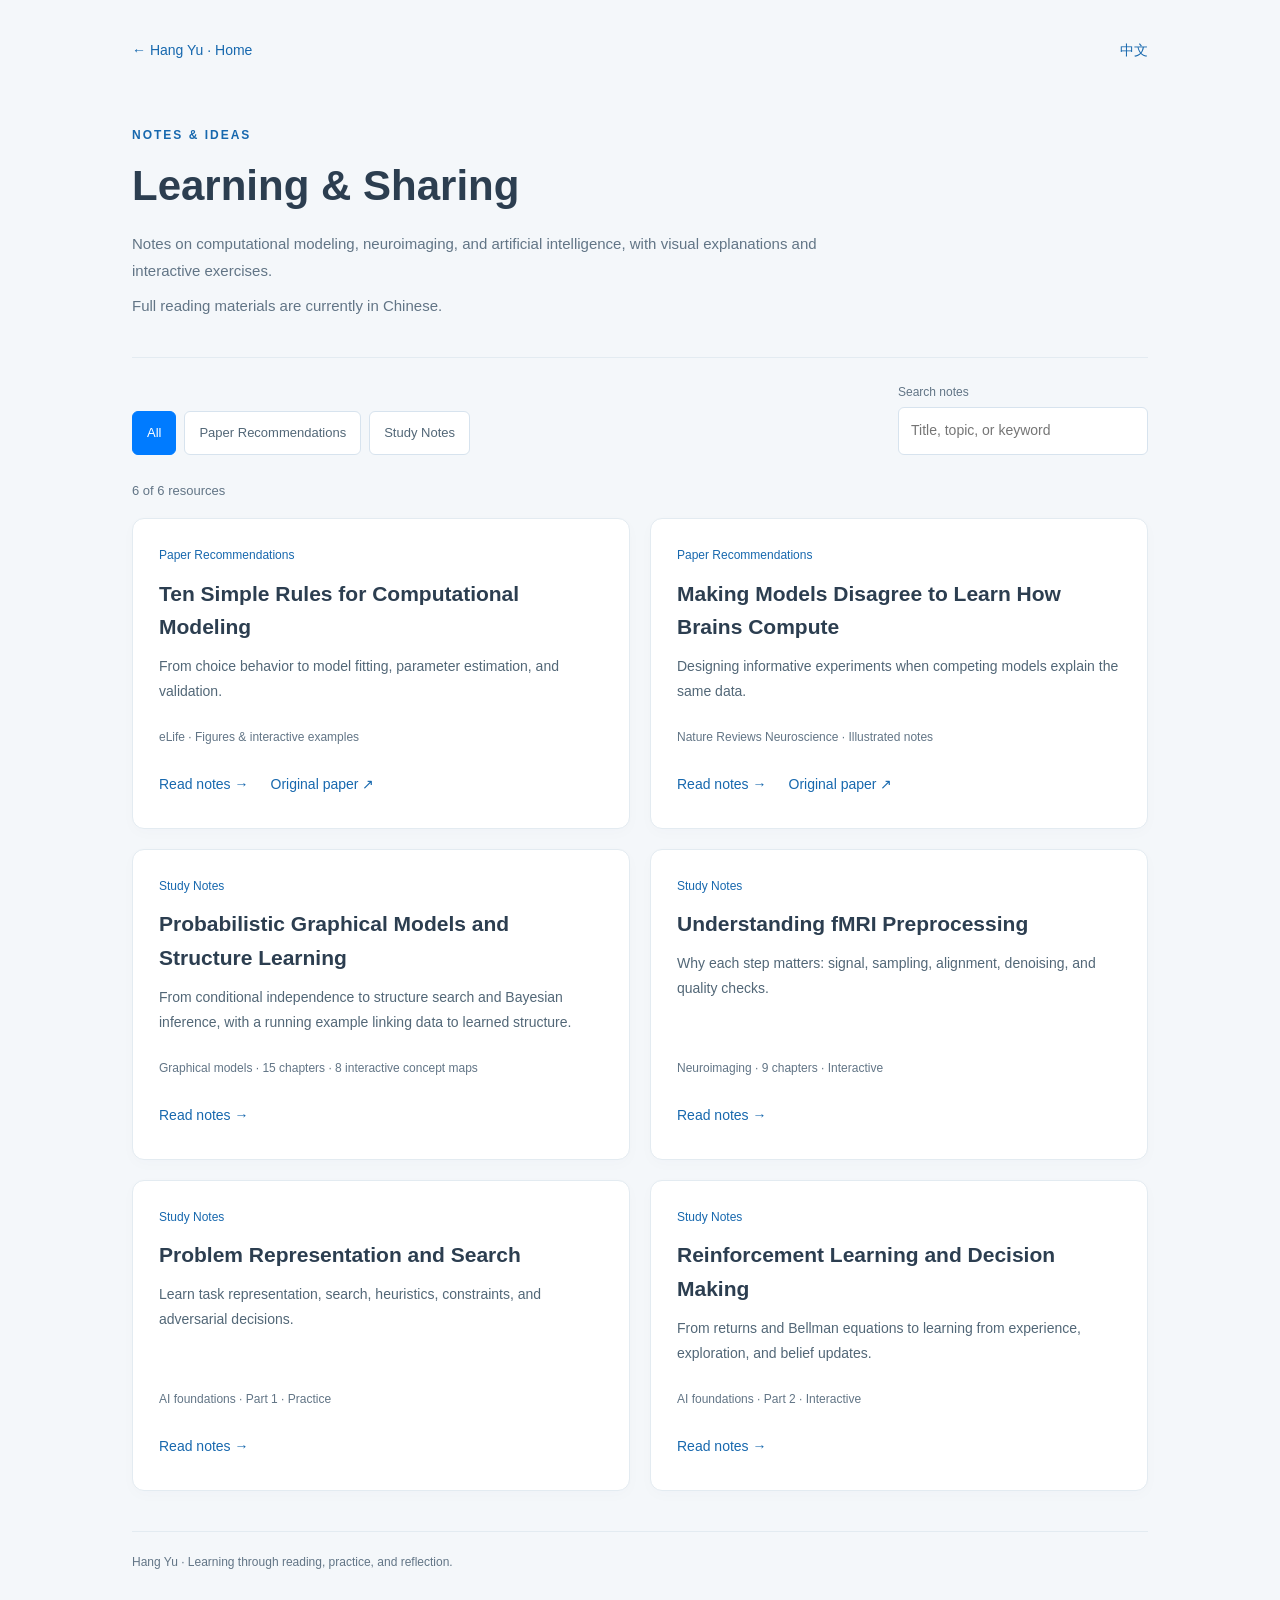
<file: learning/en.html>
<!doctype html>
<html lang="en"><head><meta charset="utf-8"><meta name="viewport" content="width=device-width,initial-scale=1">
<title>Learning & Sharing · Hang Yu</title><meta name="description" content="Notes on computational modeling, neuroimaging, and artificial intelligence, with visual explanations and interactive exercises."><link rel="stylesheet" href="library.css"><script src="library.js" defer></script></head>
<body><div class="library-shell"><nav class="library-top" aria-label="Site navigation"><a href="../en.html">← Hang Yu · Home</a><a href="index.html" lang="zh-CN">中文</a></nav>
<header class="library-intro"><span class="eyebrow">NOTES & IDEAS</span><h1>Learning & Sharing</h1><p>Notes on computational modeling, neuroimaging, and artificial intelligence, with visual explanations and interactive exercises.</p><p>Full reading materials are currently in Chinese.</p></header>
<div class="library-tools"><div class="filters" role="group" aria-label="Category"><button type="button" data-filter="all" aria-pressed="true">All</button><button type="button" data-filter="papers" aria-pressed="false">Paper Recommendations</button><button type="button" data-filter="notes" aria-pressed="false">Study Notes</button></div><label class="library-search" for="library-search">Search notes<input id="library-search" type="search" placeholder="Title, topic, or keyword"></label></div>
<p class="library-status" id="library-status" role="status">6 resources</p>
<main class="library-grid"><article class="library-card" data-category="papers" data-search="papers 计算建模的十条简单规则 Ten Simple Rules for Computational Modeling 从选择行为出发，理解建模、参数估计与模型检验。 From choice behavior to model fitting, parameter estimation, and validation. eLife · 原文图解 · 交互演示 eLife · Figures &amp; interactive examples">
<p class="category-label">Paper Recommendations</p><h2><a href="ten-simple-rules/index.html">Ten Simple Rules for Computational Modeling</a></h2>
<p class="card-summary">From choice behavior to model fitting, parameter estimation, and validation.</p><p class="card-meta">eLife · Figures &amp; interactive examples</p>
<div class="card-actions"><a href="ten-simple-rules/index.html">Read notes →</a><a href="https://doi.org/10.7554/eLife.49547" target="_blank" rel="noopener noreferrer">Original paper ↗</a></div></article><article class="library-card" data-category="papers" data-search="papers 让模型产生分歧，理解大脑如何计算 Making Models Disagree to Learn How Brains Compute 当多个模型都能解释数据，怎样设计实验区分它们？ Designing informative experiments when competing models explain the same data. Nature Reviews Neuroscience · 原文图解 Nature Reviews Neuroscience · Illustrated notes">
<p class="category-label">Paper Recommendations</p><h2><a href="model-disagreement/index.html">Making Models Disagree to Learn How Brains Compute</a></h2>
<p class="card-summary">Designing informative experiments when competing models explain the same data.</p><p class="card-meta">Nature Reviews Neuroscience · Illustrated notes</p>
<div class="card-actions"><a href="model-disagreement/index.html">Read notes →</a><a href="https://doi.org/10.1038/s41583-026-01070-0" target="_blank" rel="noopener noreferrer">Original paper ↗</a></div></article><article class="library-card" data-category="notes" data-search="notes 概率图模型与结构学习 Probabilistic Graphical Models and Structure Learning 从条件独立到结构搜索与贝叶斯推断。结合贯穿案例，理解结构如何从数据中学得。 From conditional independence to structure search and Bayesian inference, with a running example linking data to learned structure. 概率图模型 · 15 章 · 8 张交互概念图 Graphical models · 15 chapters · 8 interactive concept maps">
<p class="category-label">Study Notes</p><h2><a href="structure-learning.html">Probabilistic Graphical Models and Structure Learning</a></h2>
<p class="card-summary">From conditional independence to structure search and Bayesian inference, with a running example linking data to learned structure.</p><p class="card-meta">Graphical models · 15 chapters · 8 interactive concept maps</p>
<div class="card-actions"><a href="structure-learning.html">Read notes →</a></div></article><article class="library-card" data-category="notes" data-search="notes 理解 fMRI 预处理 Understanding fMRI Preprocessing 为什么要做每一步预处理？从信号与采样到配准、去噪和质量判断。 Why each step matters: signal, sampling, alignment, denoising, and quality checks. 神经影像 · 9 章 · 交互讲义 Neuroimaging · 9 chapters · Interactive">
<p class="category-label">Study Notes</p><h2><a href="fmri/index.html">Understanding fMRI Preprocessing</a></h2>
<p class="card-summary">Why each step matters: signal, sampling, alignment, denoising, and quality checks.</p><p class="card-meta">Neuroimaging · 9 chapters · Interactive</p>
<div class="card-actions"><a href="fmri/index.html">Read notes →</a></div></article><article class="library-card" data-category="notes" data-search="notes 问题表示与搜索 Problem Representation and Search 以配送任务为线索，学习状态表示、搜索、启发式、约束与对抗。 Learn task representation, search, heuristics, constraints, and adversarial decisions. 人工智能入门 · E1 · 计算练习 AI foundations · Part 1 · Practice">
<p class="category-label">Study Notes</p><h2><a href="planning.html">Problem Representation and Search</a></h2>
<p class="card-summary">Learn task representation, search, heuristics, constraints, and adversarial decisions.</p><p class="card-meta">AI foundations · Part 1 · Practice</p>
<div class="card-actions"><a href="planning.html">Read notes →</a></div></article><article class="library-card" data-category="notes" data-search="notes 强化学习与决策 Reinforcement Learning and Decision Making 接续规划问题，从回报与 Bellman 方程走向经验学习、探索和状态判断。 From returns and Bellman equations to learning from experience, exploration, and belief updates. 人工智能入门 · E2 · 交互实验 AI foundations · Part 2 · Interactive">
<p class="category-label">Study Notes</p><h2><a href="reinforcement-learning.html">Reinforcement Learning and Decision Making</a></h2>
<p class="card-summary">From returns and Bellman equations to learning from experience, exploration, and belief updates.</p><p class="card-meta">AI foundations · Part 2 · Interactive</p>
<div class="card-actions"><a href="reinforcement-learning.html">Read notes →</a></div></article></main><p class="library-empty" id="library-empty" hidden>No matching notes. Try another keyword or category.</p>
<footer class="library-footer">Hang Yu · Learning through reading, practice, and reflection.</footer></div></body></html>
</file>
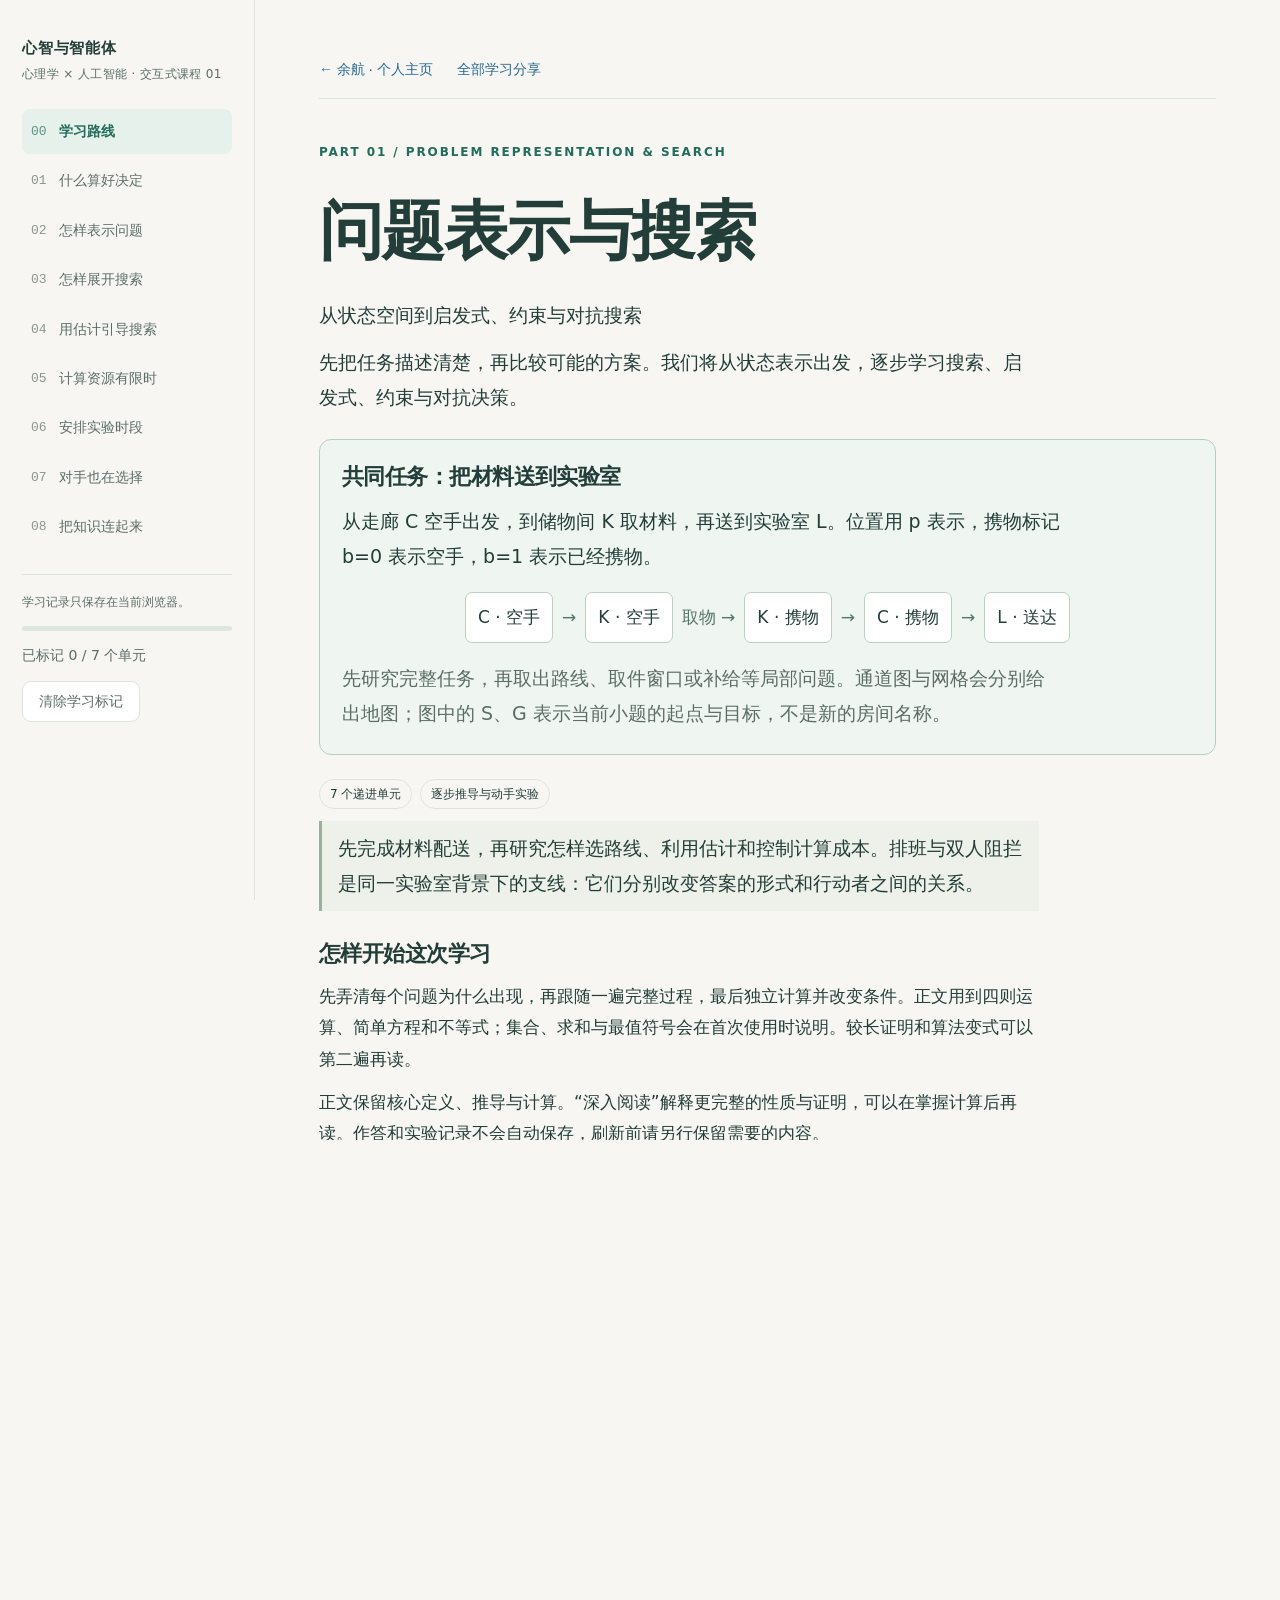
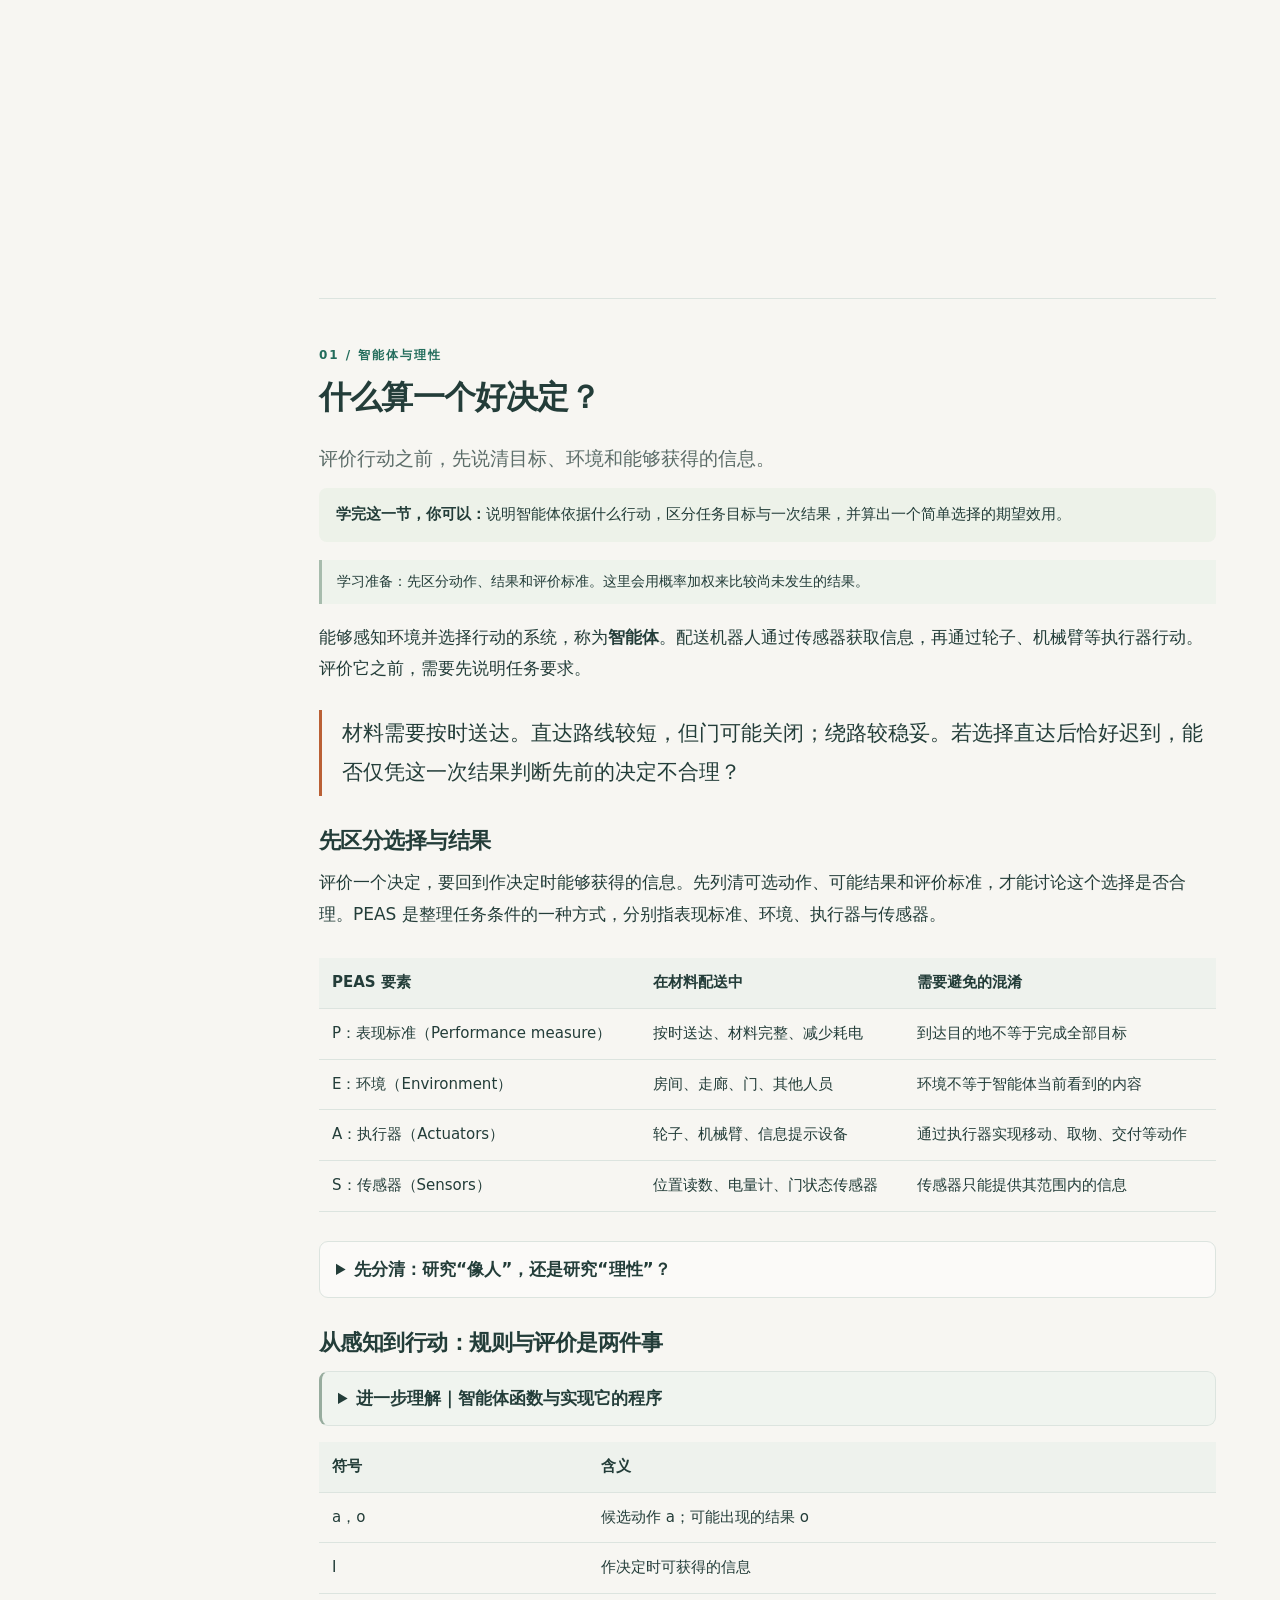
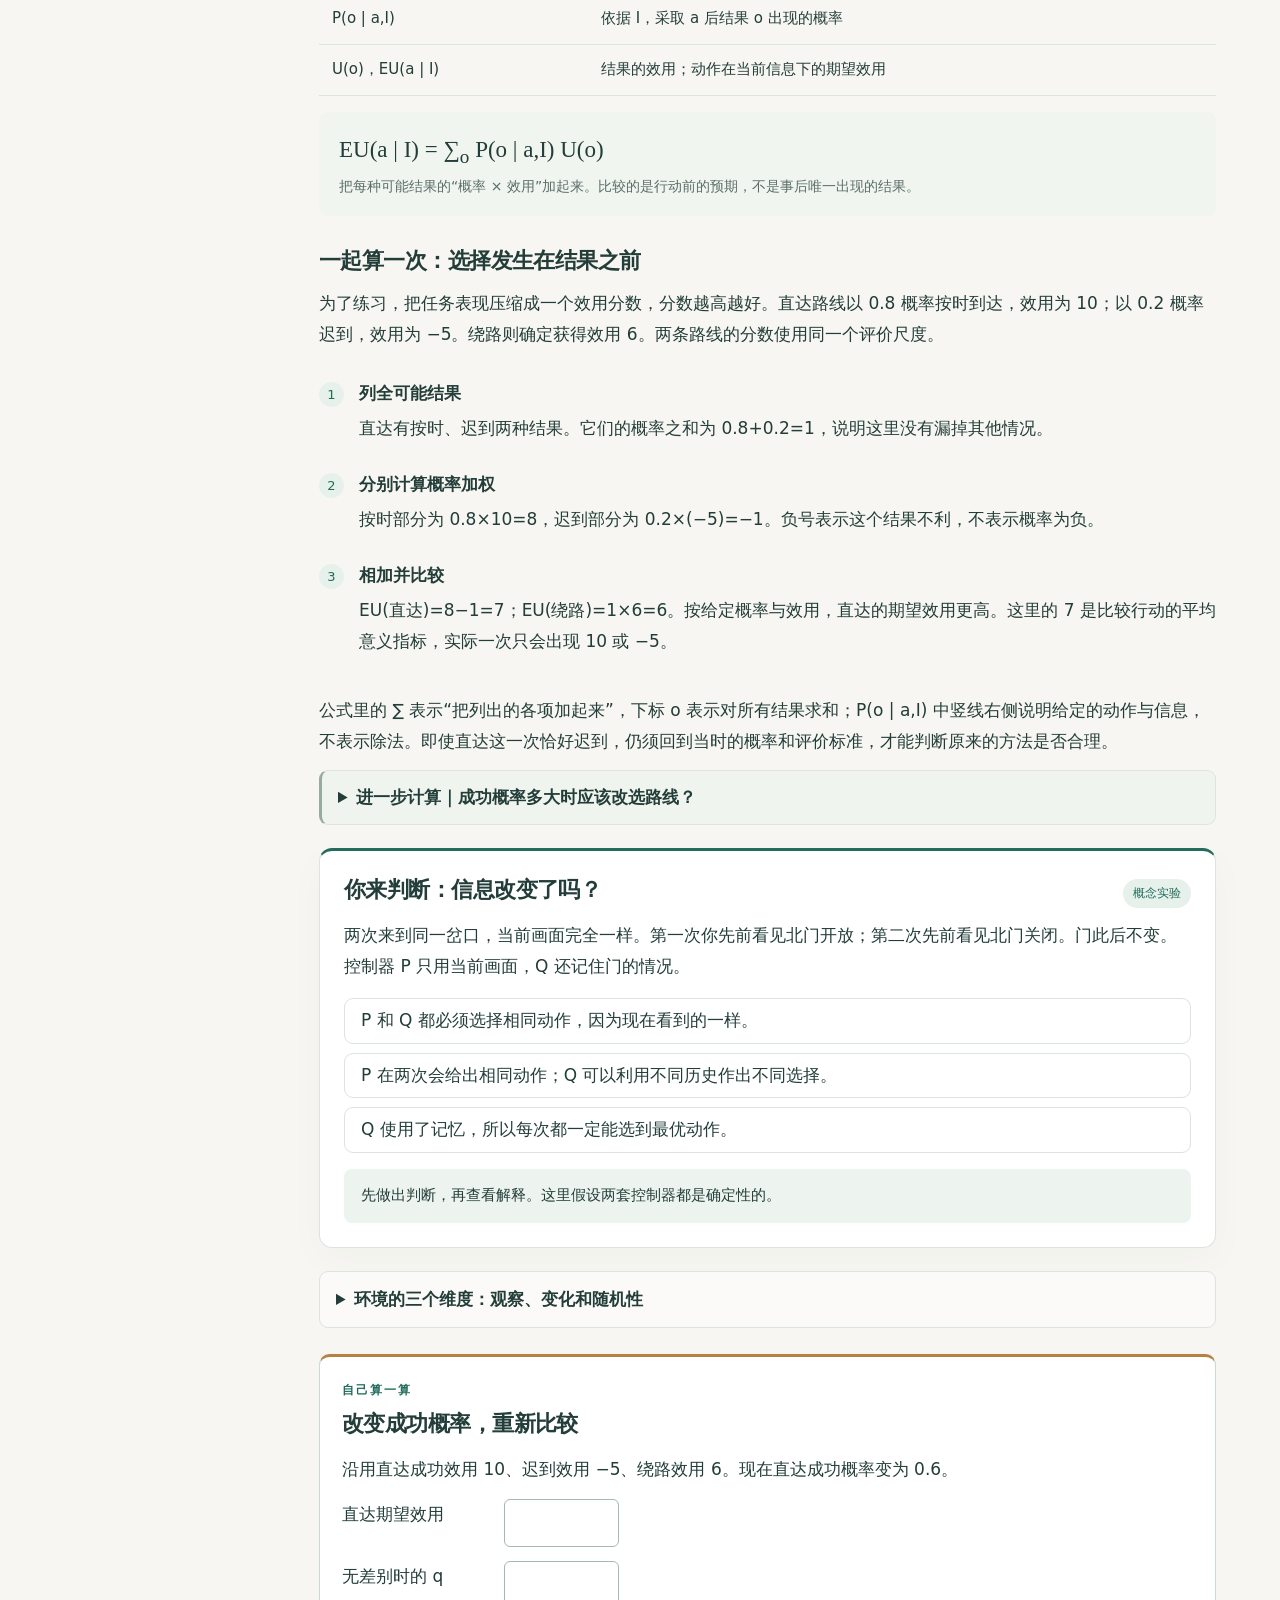
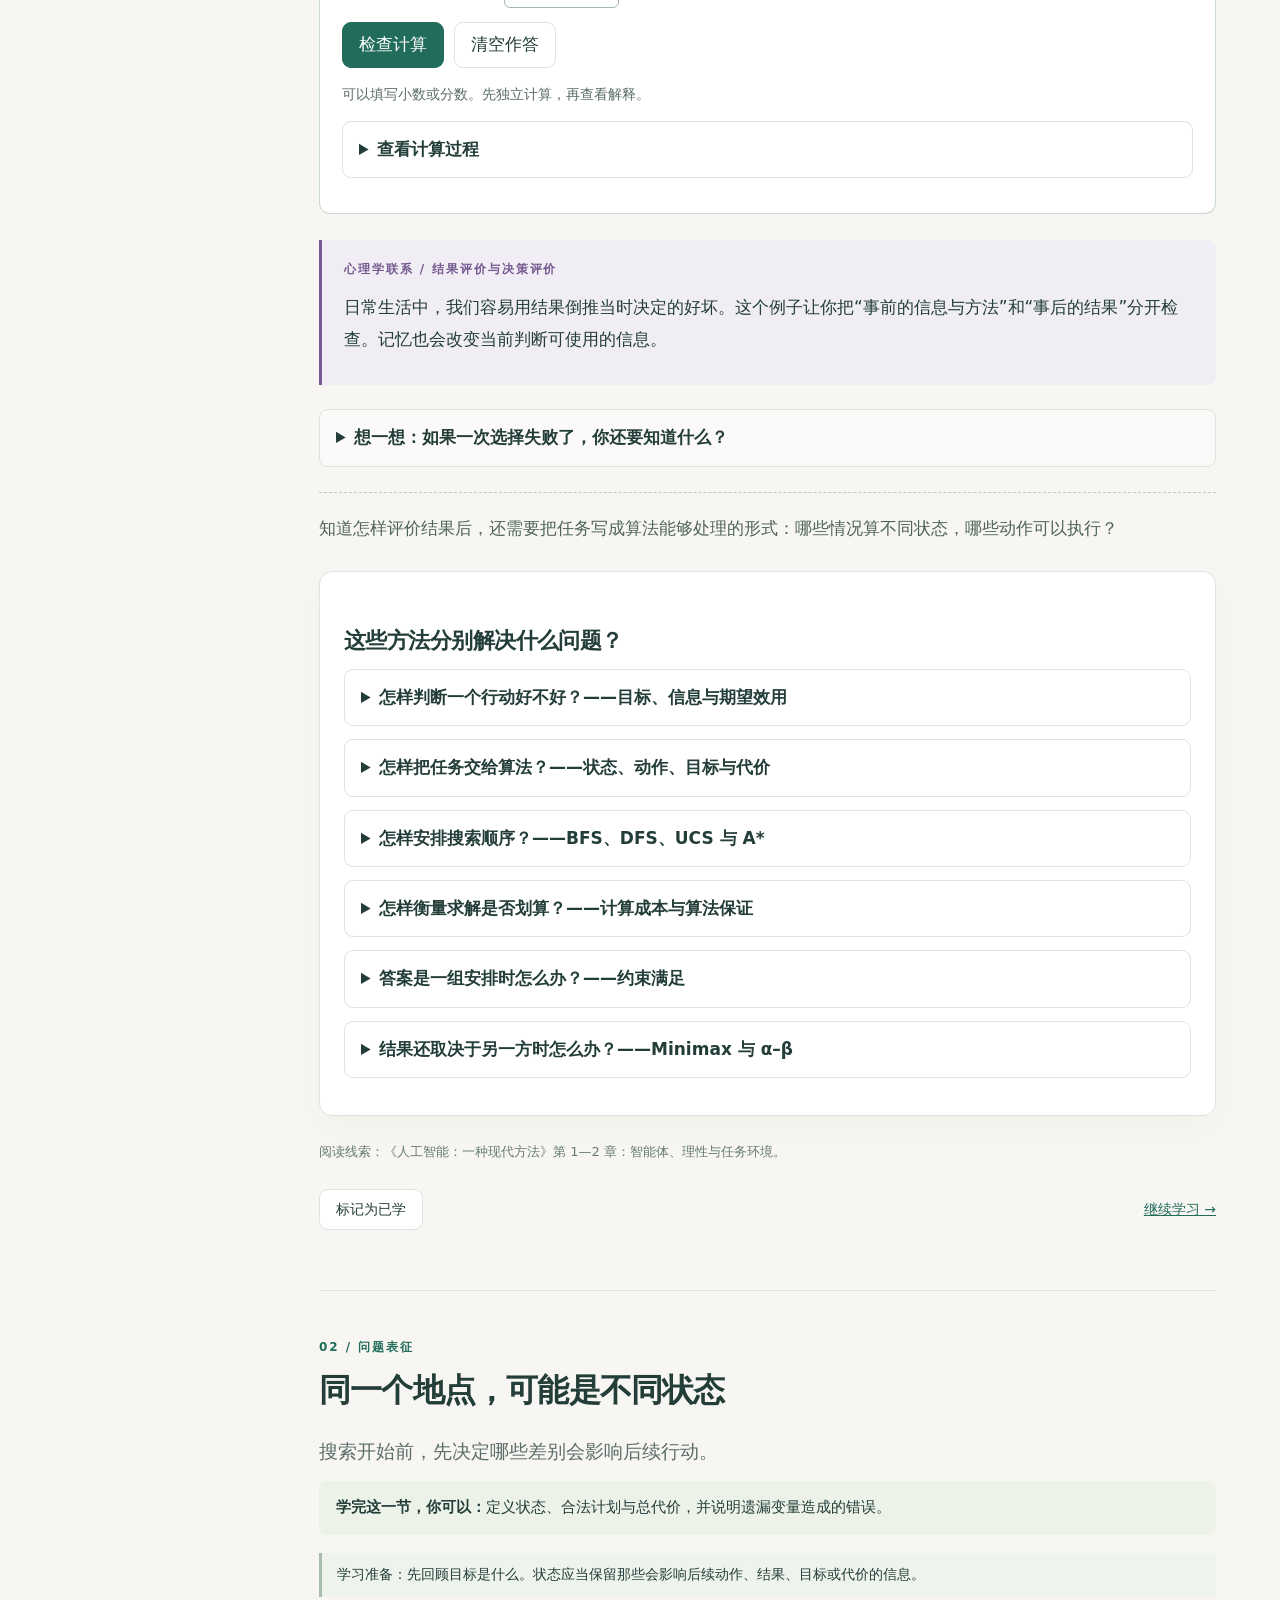
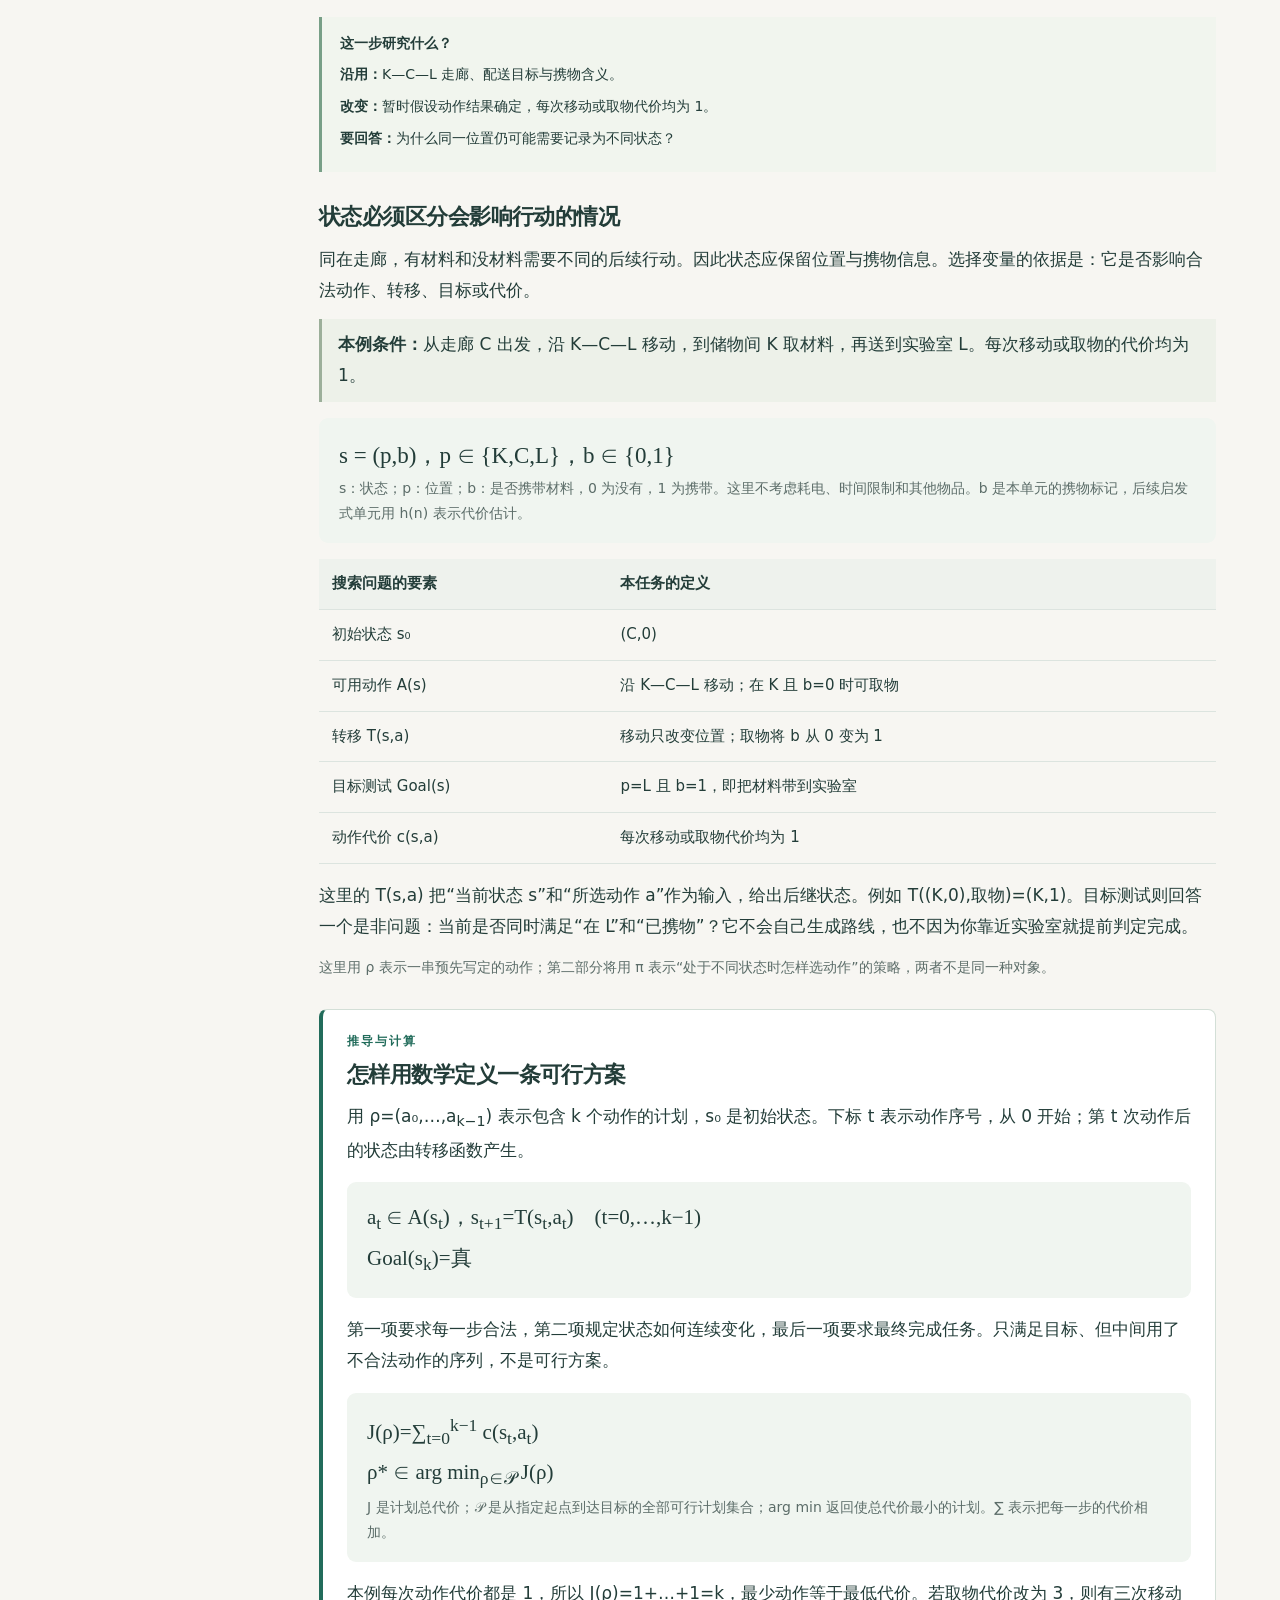
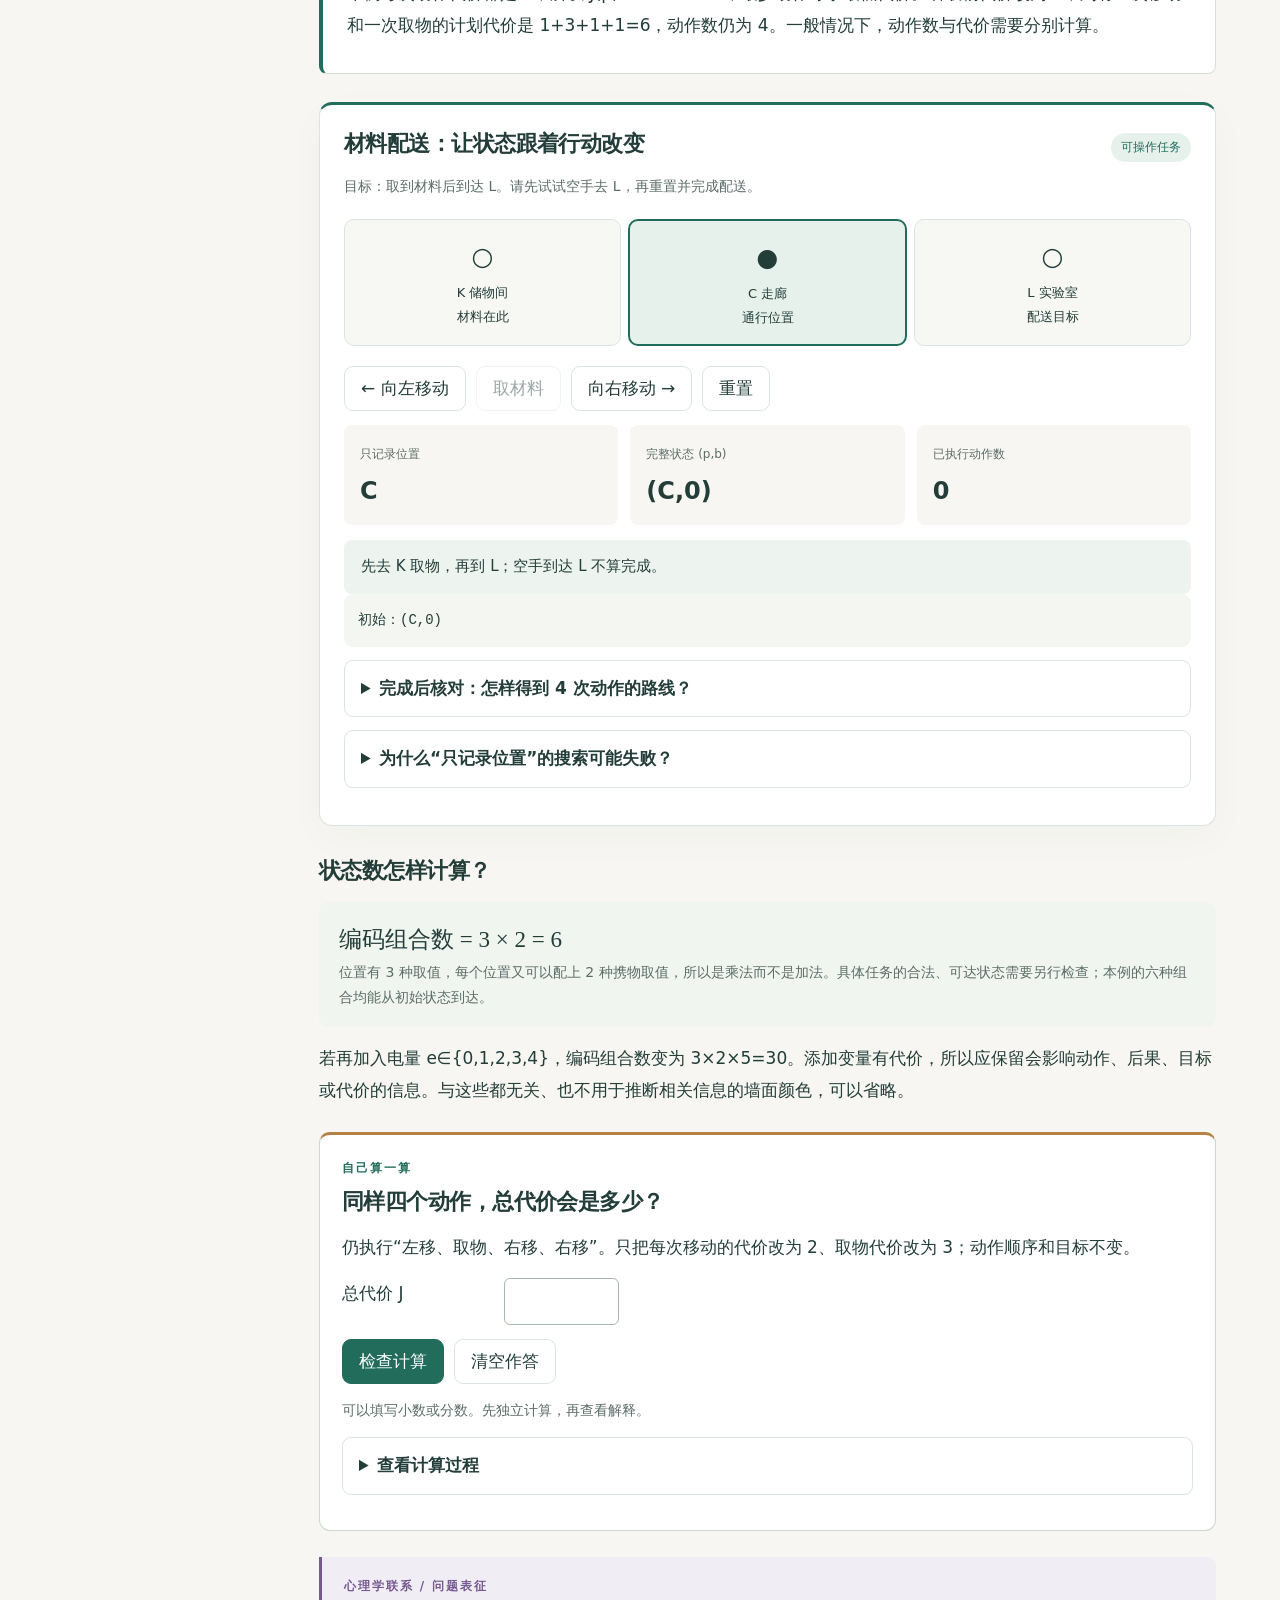
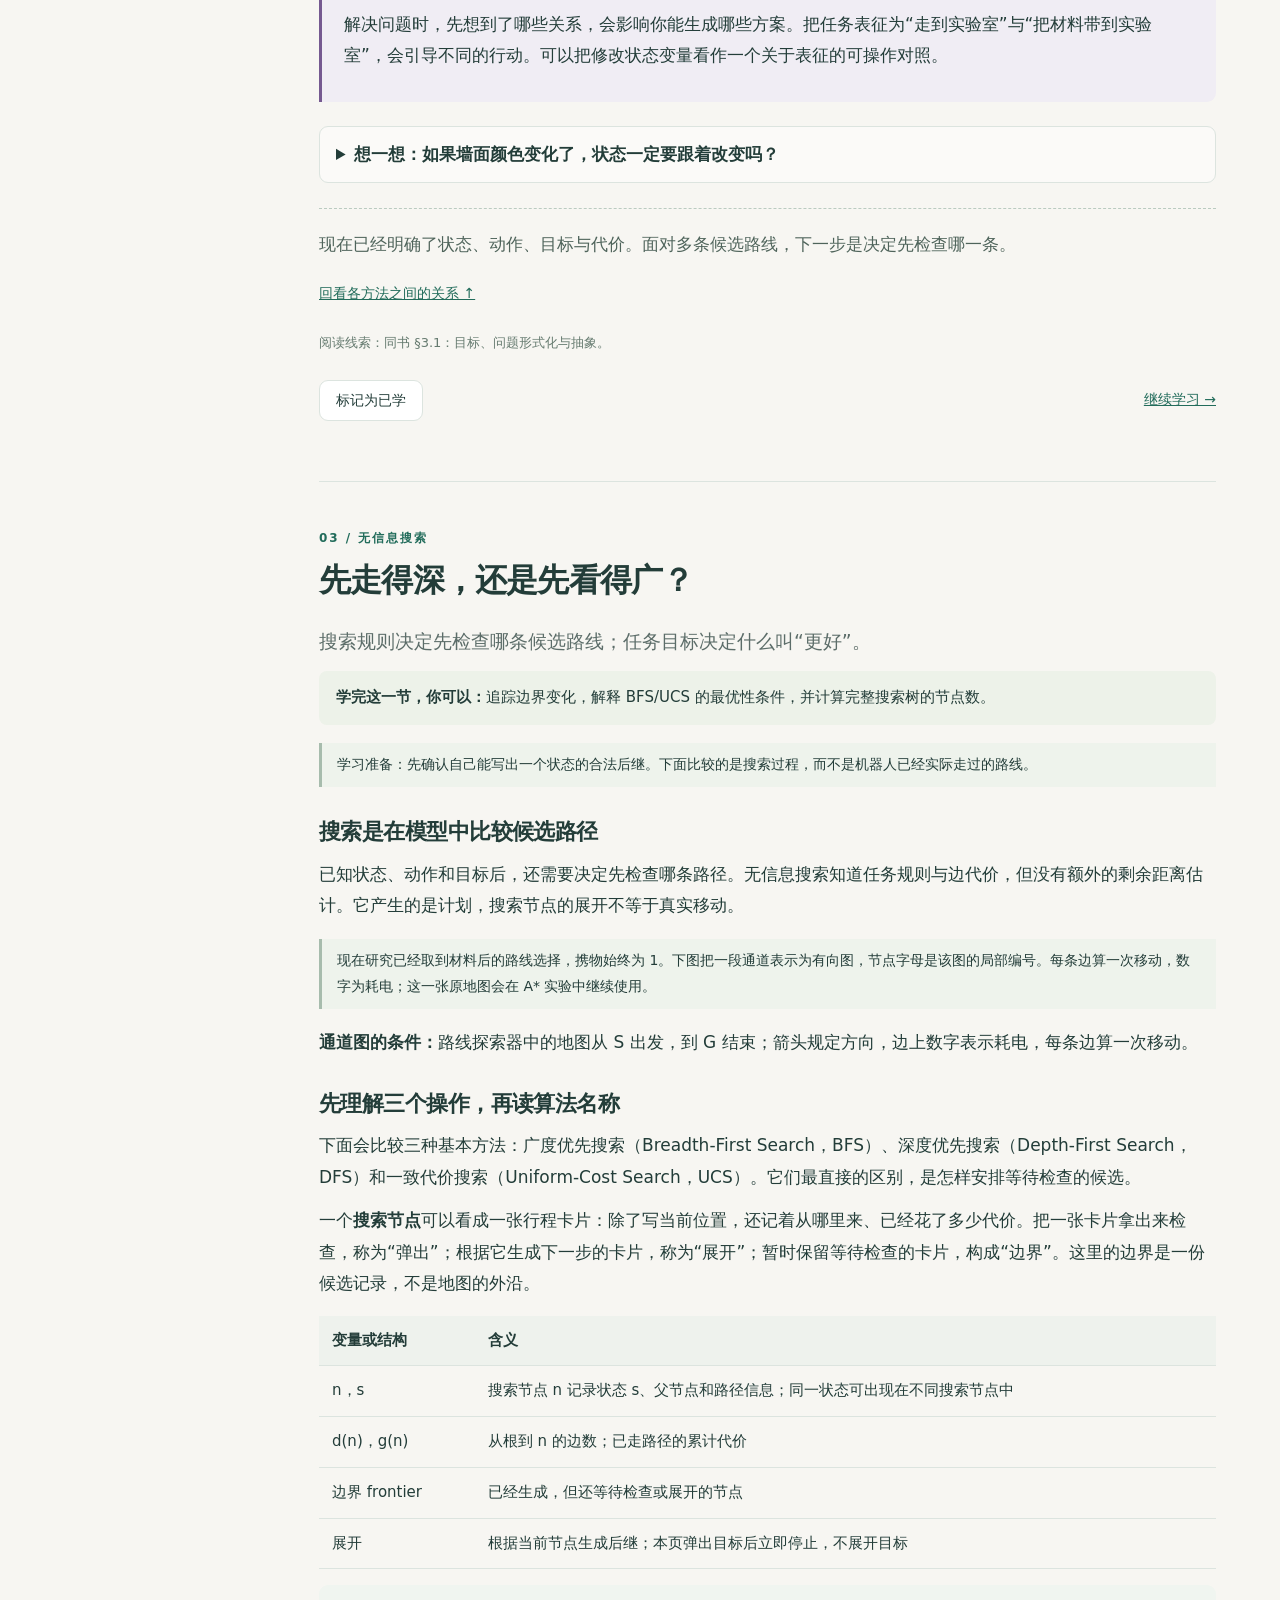
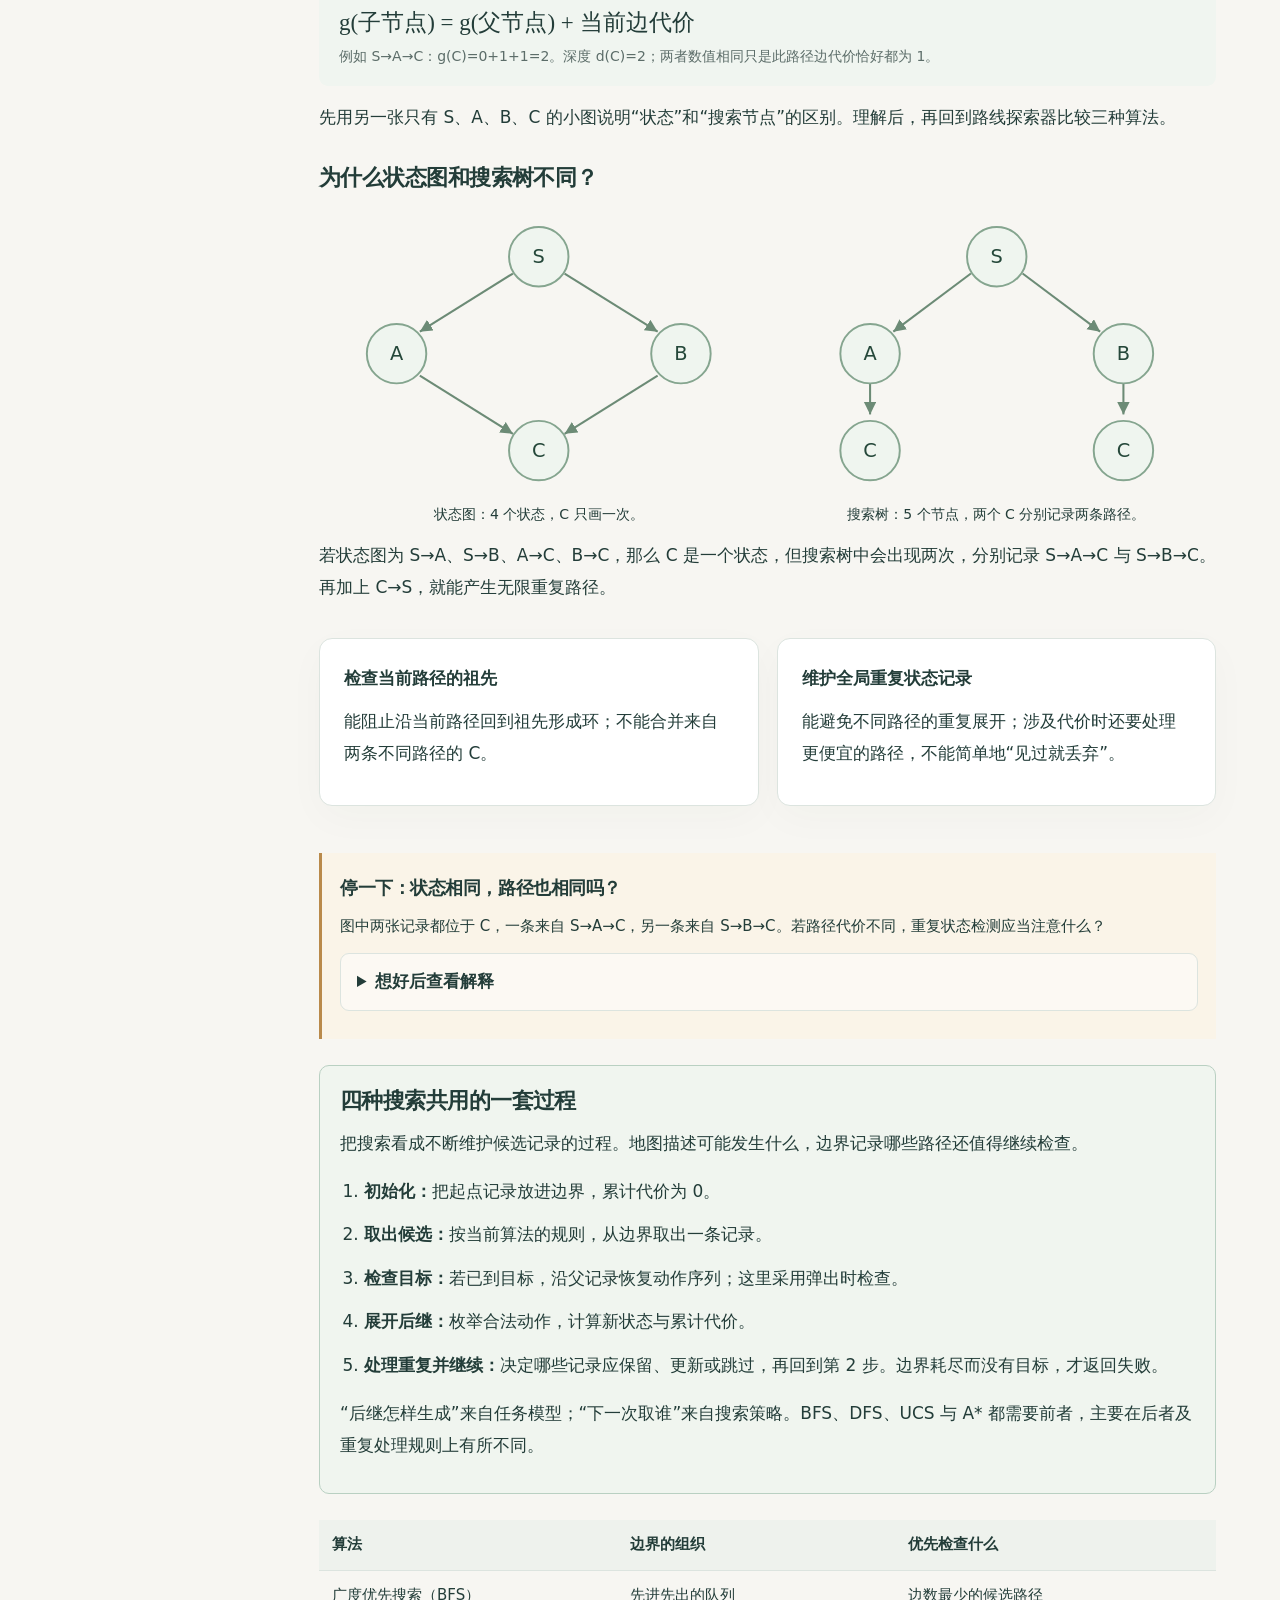
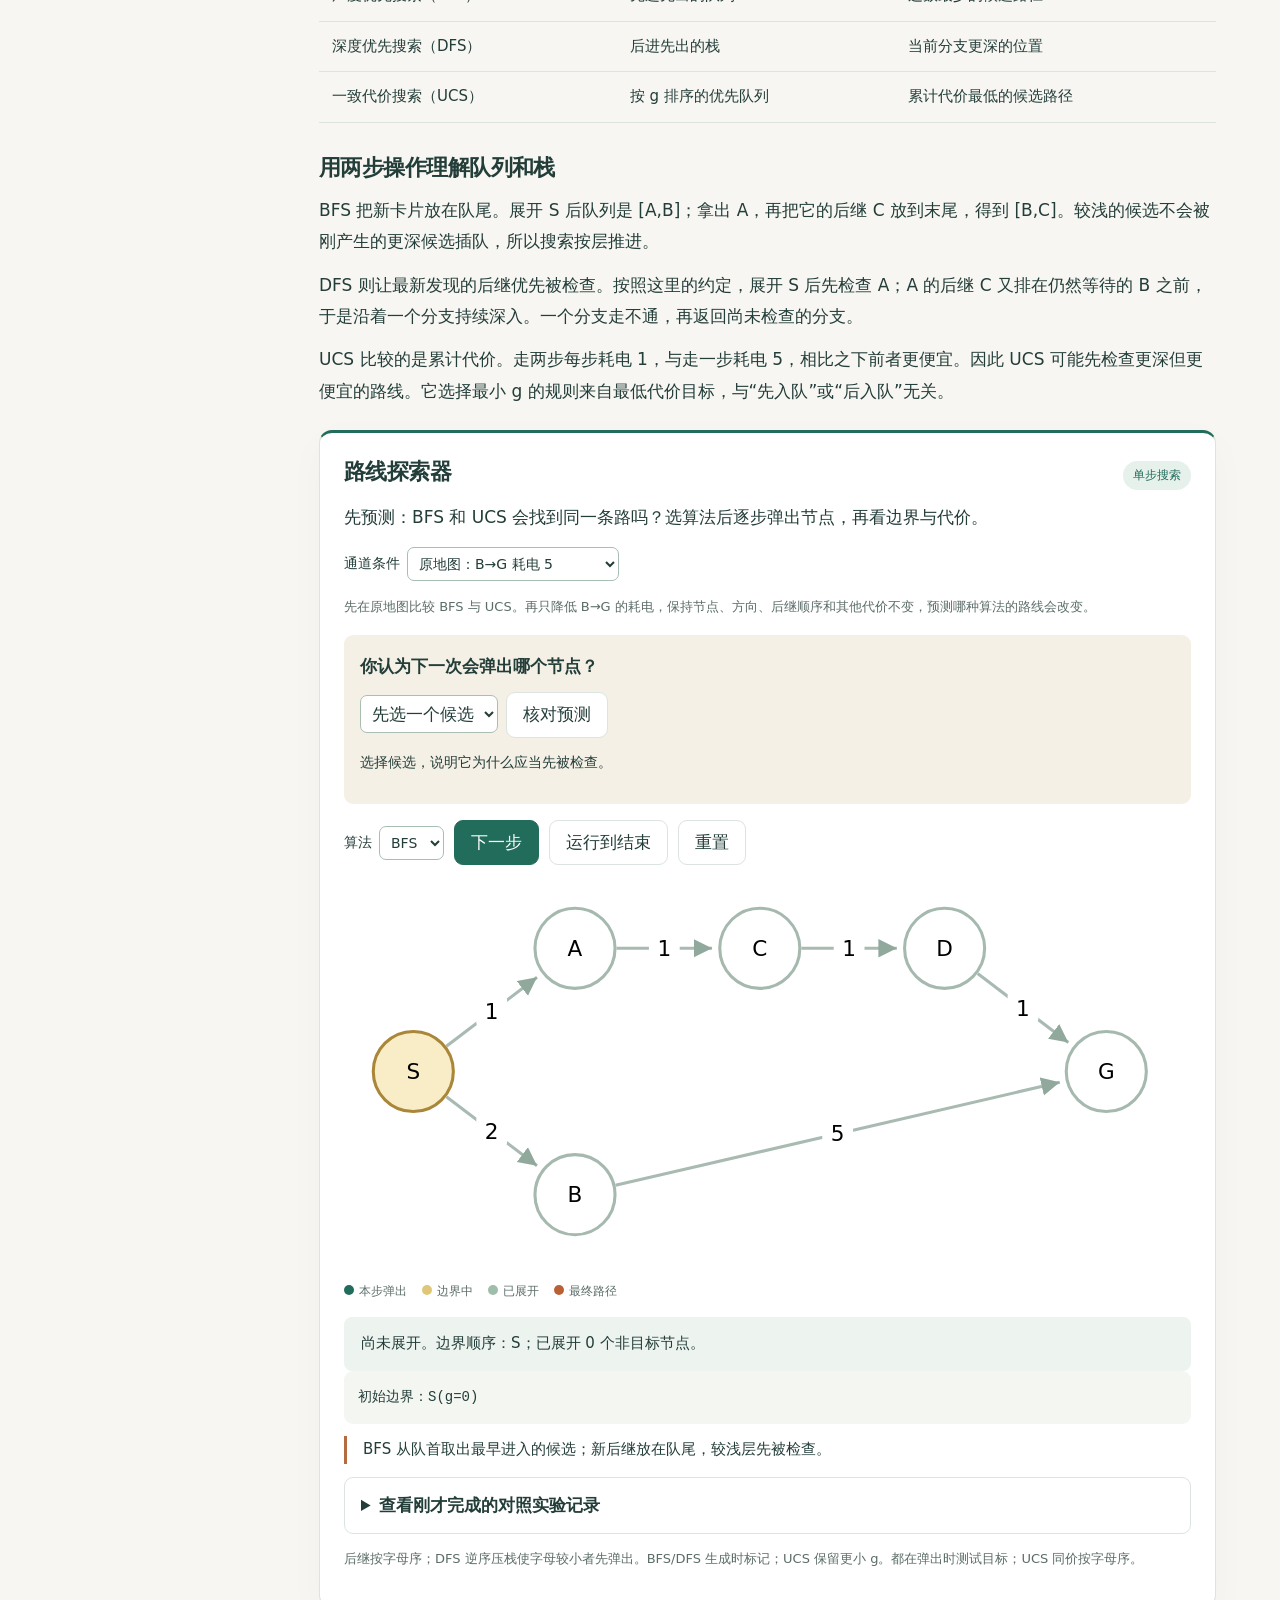
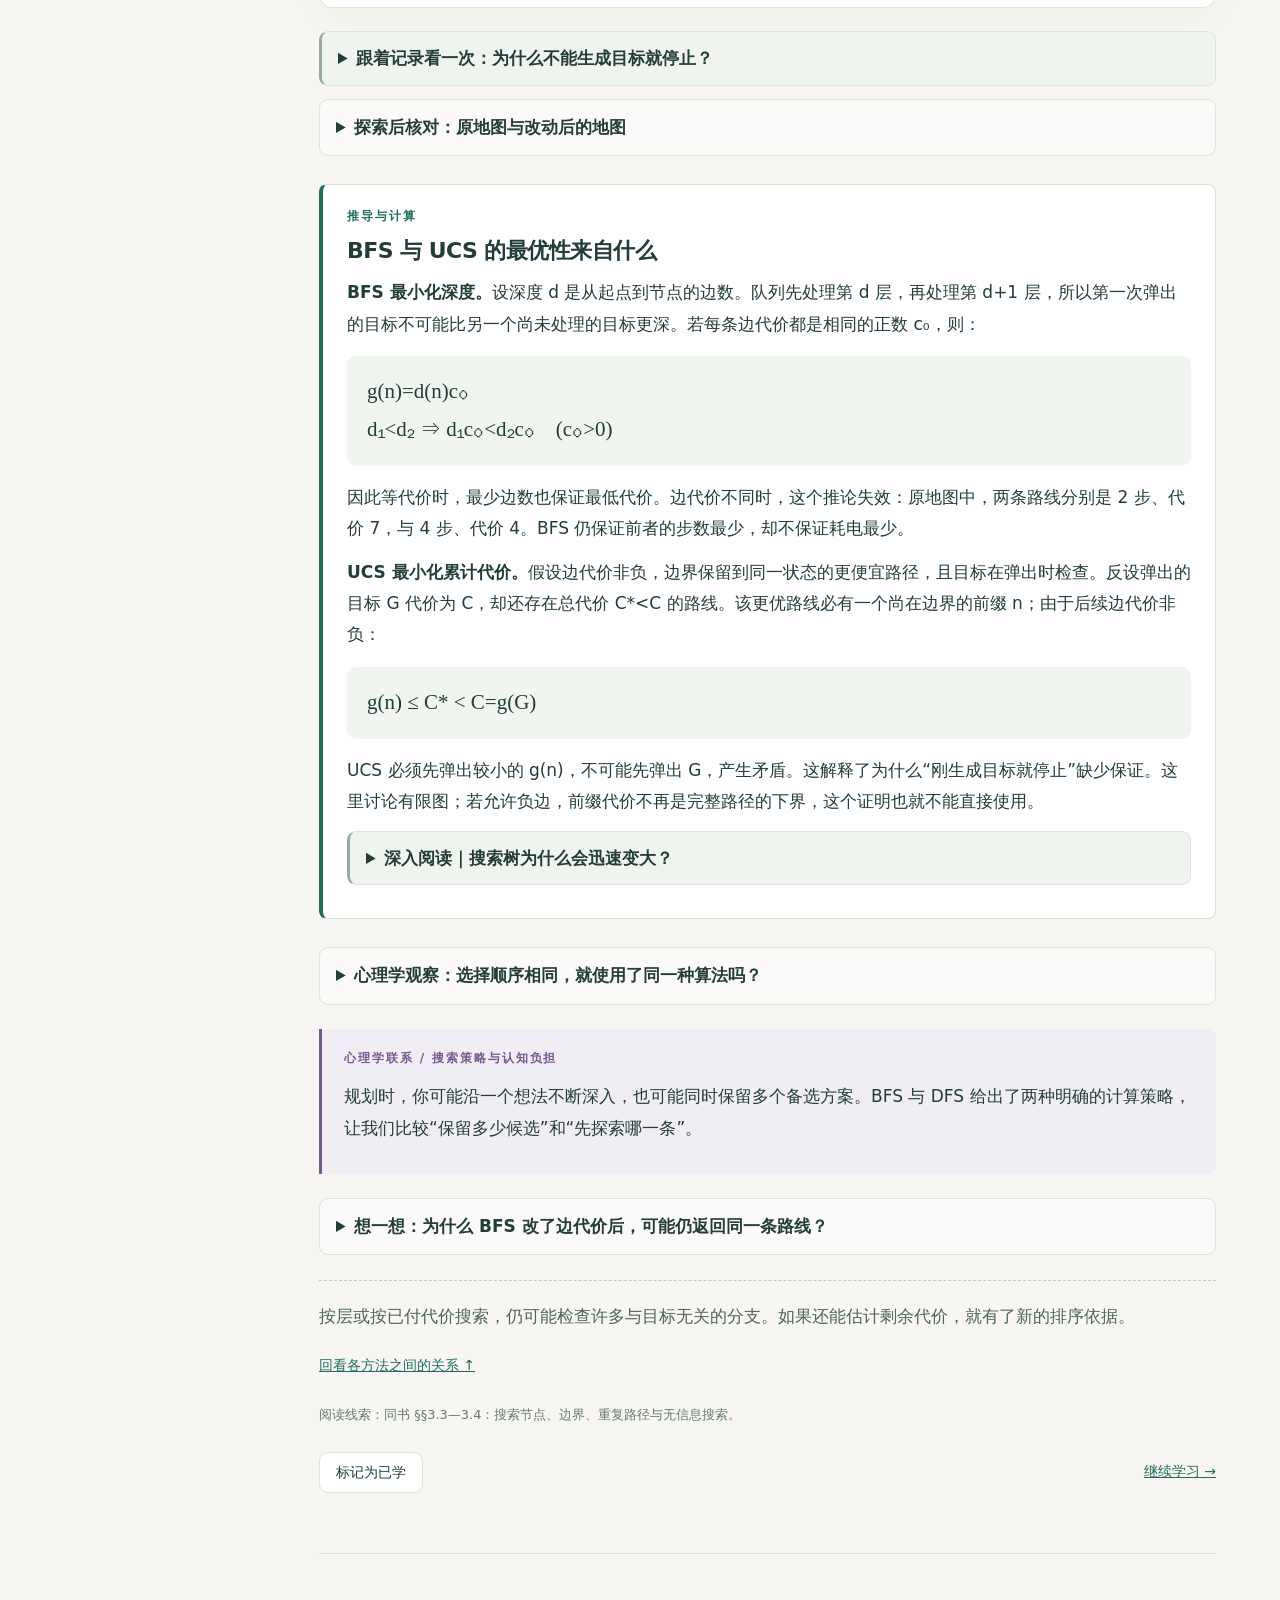
<file: learning/planning.html>
<!DOCTYPE html>

<html lang="zh-CN">
<head>
<meta charset="utf-8"/><meta content="width=device-width,initial-scale=1" name="viewport"/>
<title>问题表示与搜索｜从状态空间到启发式、约束与对抗搜索</title>
<style>
:root{--paper:#f7f6f2;--card:#fff;--ink:#233d39;--muted:#5c6d69;--line:#dce4df;--green:#226c5b;--soft:#e6f1eb;--orange:#ba6035;--purple:#755990;--shadow:0 12px 40px #17392a07}*{box-sizing:border-box}html{scroll-behavior:auto;scroll-padding-top:30px}body{margin:0;background:var(--paper);color:var(--ink);font:17px/1.85 system-ui,-apple-system,"Segoe UI","Microsoft YaHei",sans-serif}a{color:var(--green)}button,input,select{font:inherit}button,select{cursor:pointer}button{border:1px solid var(--line);background:white;color:var(--ink);padding:9px 16px;border-radius:9px;line-height:1.5}button:hover{background:var(--soft);border-color:var(--green)}button:focus-visible,a:focus-visible,input:focus-visible,select:focus-visible,summary:focus-visible{outline:3px solid #bc8a38;outline-offset:4px}button:disabled{opacity:.45;cursor:not-allowed}.primary{background:var(--green);color:#fff;border-color:var(--green)}.primary:hover{background:#185644;color:white}select,input[type=number]{border:1px solid #aabdb3;border-radius:7px;padding:7px;background:#fff;color:var(--ink)}input[type=number]{width:100px}input[type=range]{accent-color:var(--green);max-width:100%}h1,h2,h3,h4{line-height:1.35;letter-spacing:-.025em}h1{font-size:clamp(38px,5vw,66px);font-weight:650;margin:24px 0}h2{font-size:32px;margin:10px 0 22px}h3{font-size:22px;margin:30px 0 12px}h4{font-size:18px;margin:8px 0}p{margin:12px 0}strong{font-weight:650}.small{font-size:14px;color:var(--muted)}.eyebrow{font-size:12px;letter-spacing:.16em;font-weight:700;color:var(--green)}.layout{max-width:1490px;margin:auto;display:grid;grid-template-columns:255px minmax(0,1fr)}aside{padding:35px 22px;position:sticky;top:0;height:100vh;overflow:auto;border-right:1px solid var(--line)}.brand{font-weight:750;letter-spacing:.05em;font-size:15px;margin-bottom:24px}.brand span{display:block;font-size:12px;font-weight:400;color:var(--muted);letter-spacing:.03em}.nav a{display:flex;gap:12px;padding:11px 9px;margin:4px 0;text-decoration:none;color:var(--muted);font-size:14px;border-radius:8px;line-height:1.6}.nav a.active{background:var(--soft);color:var(--green);font-weight:650}.nav .n{font:13px/1.8 monospace;opacity:.7}.nav .mark{margin-left:auto}.progress{background:#dee7df;height:5px;border-radius:8px;margin:12px 0}.progress i{display:block;background:var(--green);height:100%;border-radius:8px;width:0}.aside-note{border-top:1px solid var(--line);margin-top:25px;padding-top:16px;font-size:12px;color:var(--muted)}main{padding:40px clamp(22px,5vw,80px) 80px;min-width:0}.hero{padding:18px 0 35px;position:relative}.hero p{max-width:720px;font-size:19px}.tags{display:flex;gap:8px;flex-wrap:wrap;margin-top:22px}.tag{font-size:12px;padding:3px 10px;border:1px solid var(--line);border-radius:20px}.story{display:grid;grid-template-columns:1.4fr 1fr;gap:24px;background:#e9eee4;border:1px solid #d7e2d2;padding:26px;border-radius:14px;margin:25px 0}.story p{font-size:16px}.story svg{width:100%;max-height:220px;align-self:center}.unit{padding:45px 0 25px;border-top:1px solid var(--line);margin-top:30px;scroll-margin-top:22px}.lead{font-size:19px;color:var(--muted)}.question{font-size:21px;border-left:3px solid var(--orange);padding:4px 0 4px 20px;margin:25px 0}.box,.lab{background:white;border:1px solid var(--line);border-radius:13px;padding:24px;margin:23px 0;box-shadow:var(--shadow)}.lab{border-top:3px solid var(--green)}.lab-head{display:flex;align-items:baseline;gap:12px;justify-content:space-between;margin-bottom:10px}.lab-head h3{margin:0}.badge{font-size:12px;background:var(--soft);color:var(--green);border-radius:15px;padding:3px 10px;white-space:nowrap}.psych{border-left:3px solid var(--purple);background:#f0edf4;padding:18px 22px;margin:24px 0;border-radius:0 9px 9px 0}.psych .eyebrow{color:var(--purple)}.boundary{font-size:14px;color:var(--muted);margin-top:9px}.formula{font-family:"Cambria Math",Cambria,Georgia,serif;font-size:23px;background:#f0f5f0;border-radius:9px;padding:17px 20px;margin:16px 0;overflow-x:auto;line-height:1.8}.formula small{font-family:system-ui;font-size:14px;display:block;color:var(--muted)}.steps{counter-reset:step;margin:20px 0}.step{padding:8px 0 14px 40px;position:relative}.step:before{counter-increment:step;content:counter(step);position:absolute;left:0;top:12px;width:25px;height:25px;border-radius:50%;background:var(--soft);color:var(--green);font-size:13px;text-align:center;line-height:25px}.step p{margin:3px 0}.table-wrap{overflow-x:auto}table{border-collapse:collapse;width:100%;font-size:15px;margin:16px 0}th,td{padding:11px 13px;border-bottom:1px solid var(--line);text-align:left;vertical-align:top}th{background:#eef2ed;font-weight:600}code{background:#eef2ed;padding:2px 5px;border-radius:4px;font-size:.92em}details{border:1px solid var(--line);border-radius:9px;padding:12px 16px;margin:13px 0;background:#ffffff80}summary{font-weight:600;cursor:pointer}details[open] summary{margin-bottom:12px}.controls{display:flex;gap:10px;align-items:center;flex-wrap:wrap;margin:14px 0}.controls label{font-size:14px;display:flex;align-items:center;gap:7px}.feedback{background:#edf4ef;border-radius:8px;padding:13px 17px;margin-top:15px;min-height:52px;font-size:15px;overflow-wrap:anywhere}.feedback.warn{background:#fbefdf}.two{display:grid;grid-template-columns:1fr 1fr;gap:18px}.three{display:grid;grid-template-columns:repeat(3,1fr);gap:12px}.stat{background:var(--paper);border-radius:8px;padding:12px 16px}.stat b{display:block;font-size:24px}.stat span{font-size:12px;color:var(--muted)}.finish{margin:25px 0 5px;display:flex;gap:15px;align-items:center}.finish button{font-size:14px}.finish span{font-size:13px;color:var(--muted)}.finish{flex-wrap:wrap}.finish a{font-size:14px;margin-left:auto}.choices{display:grid;gap:9px;margin:16px 0}.choices button{text-align:left}.route-svg{width:100%;height:auto;display:block;min-height:180px}.route-svg text{font-family:system-ui;font-size:14px}.edge{stroke:#a8bab1;stroke-width:2;fill:none}.path-edge{stroke:#b45c30;stroke-width:4}.node circle{fill:white;stroke:#a6b9af;stroke-width:2}.node.open circle{fill:#f8edc7;stroke:#aa8738}.node.closed circle{fill:#dfede6;stroke:#34775e}.node.current circle{fill:#226c5b;stroke:#226c5b}.node.current text{fill:white}.node.path circle{stroke:#ba6035;stroke-width:4}.legend{font-size:12px;color:var(--muted);display:flex;gap:15px;flex-wrap:wrap}.legend span:before{content:"";display:inline-block;width:10px;height:10px;margin-right:5px;border-radius:50%;background:var(--c)}.trace{font:14px/1.8 ui-monospace,Consolas,monospace;white-space:pre-wrap;background:#f4f6f2;border-radius:9px;padding:14px;max-height:250px;overflow:auto}.corridor{display:flex;gap:7px;margin:20px 0}.room{flex:1;border:1px solid var(--line);padding:14px 6px;text-align:center;border-radius:10px;font-size:13px;background:#f7f8f4}.room.here{background:var(--soft);border:2px solid var(--green)}.room b{display:block;font-size:25px}.grid-demo{display:grid;grid-template-columns:repeat(5,1fr);gap:5px;max-width:360px;margin:auto}.grid-demo button{aspect-ratio:1;padding:2px;font-size:13px;line-height:1.4}.grid-demo .wall{background:#596d66;color:white}.grid-demo .target{background:var(--green);color:#fff}.grid-demo .picked{border:3px solid var(--orange)}.tip{font-size:13px;color:var(--muted)}.domain{display:flex;gap:5px;flex-wrap:wrap}.pill{border:1px solid #afc6b7;padding:1px 9px;border-radius:5px}.pill.cut{text-decoration:line-through;color:#9d6754;border-color:#d6bdae;background:#f7eee8}.card-heading{display:flex;gap:12px;align-items:center}.big-num{font:48px/1 Georgia;color:#93ac9f}.endcard{background:var(--ink);color:white;padding:30px;border-radius:14px;margin-top:30px}.endcard a{color:#c5e1c8}footer{font-size:13px;color:var(--muted);padding-top:24px}svg{max-width:100%}.skip{position:absolute;left:-9999px}.skip:focus{left:20px;top:10px;background:white;padding:10px;z-index:10}.mobile-top{display:none}
@media(max-width:1000px){.layout{grid-template-columns:210px minmax(0,1fr)}aside{padding:25px 14px}main{padding:30px 28px}.story{grid-template-columns:1fr}.story svg{max-height:170px}.two{grid-template-columns:1fr}}
@media(max-width:720px){body{font-size:16px}.layout{display:block}aside{position:relative;height:auto;padding:18px;border-right:0;border-bottom:1px solid var(--line)}.brand{margin-bottom:8px}.nav{display:flex;overflow:auto;gap:5px}.nav a{flex-shrink:0;white-space:nowrap;font-size:12px;padding:6px}.aside-note,aside .small,aside .progress{display:none}main{padding:22px 17px 50px}.hero{padding-top:0}.hero p{font-size:17px}.unit{padding-top:30px}.box,.lab{padding:18px 14px}.three{grid-template-columns:1fr}.story{padding:20px}.lab-head{display:block}.badge{display:inline-block;margin-bottom:9px}h2{font-size:27px}h3{font-size:21px}.formula{font-size:20px}.controls{gap:8px}.finish{align-items:flex-start}.room b{font-size:20px}}
@media(max-width:480px){#searchGraph,#astarGraph,#gameTree{overflow-x:auto}.route-svg{min-width:460px}}
@media print{aside,.controls,.finish,button,.tip{display:none!important}.layout{display:block}main{padding:0}.unit{break-before:page}.lab,.box,details{box-shadow:none;break-inside:avoid}.hero h1{font-size:40px}body{background:white;font-size:12pt}details>*{display:block}a{color:inherit}.trace{max-height:none}}

.objective{font-size:15px;background:#edf2e9;padding:13px 17px;border-radius:8px}.edition{font-size:13px!important;color:#60756b}.reading-path{margin:28px 0}.reading-path p{font-size:17px}.bridge{padding:20px 0 4px;color:#4f645b;border-top:1px dashed #bacbc0;margin-top:25px}.prediction{padding:16px;background:#f4f0e6;border-radius:9px;margin:16px 0}.prediction label{display:block;font-weight:600;margin-bottom:10px}.prediction select{margin-right:8px}.prediction p{font-size:14px}.step-explanation{font-size:15px;border-left:3px solid #b46b40;padding-left:16px}#searchCompare{overflow-x:auto}.reading-path h3{margin-top:10px}.reflection{margin-top:20px}

.math-study{margin:28px 0;padding:20px 24px;background:#fff;border:1px solid #d3dfd7;border-left:4px solid #226c5b;border-radius:8px}.math-study h3{margin-top:8px}.math-study .formula{font-size:21px}.reason{display:inline-block;font:14px/1.7 system-ui;color:#5c6d69}.task-data{border-left:3px solid #9caf9a;padding:10px 16px;background:#edf1e9}@media(max-width:720px){.math-study{padding:16px 12px}.math-study .formula{font-size:18px;padding:12px}.math-study p{overflow-wrap:anywhere}}

.two>*{min-width:0}.practice{background:white;border:1px solid #cadacf;border-top:3px solid #b58243;border-radius:11px;padding:22px;margin:26px 0}.practice h3{margin:8px 0 15px}.answer-row{display:grid;grid-template-columns:minmax(100px,150px) 115px minmax(0,1fr);gap:12px;align-items:start;margin:14px 0}.answer-row input{width:100%;font:inherit;padding:7px;border:1px solid #a4b9ab;border-radius:6px}.answer-feedback{font-size:14px;line-height:1.7}.answer-feedback.good{color:#246043}.answer-feedback.retry{color:#965623}.advanced{border-left:3px solid #97ac9e;background:#f0f4ef}.advanced .math-study{margin:12px 0;padding:12px 4px;border:0;background:transparent}.checkpoint{margin:24px 0;padding:15px 18px;background:#faf4e8;border-left:3px solid #b98a4b}.checkpoint p{font-size:15px}.prereq,.example-change{font-size:14px;border-left:3px solid #a7bcad;padding:9px 15px;background:#eef3ec;margin:18px 0}.pathway{padding:22px;background:#eef3ec;border:1px solid #d0dfd2;border-radius:12px;margin:26px 0}.pathway h3{margin-top:0}.pathway ol{display:grid;grid-template-columns:repeat(4,minmax(0,1fr));list-style:none;padding:0;gap:22px}.pathway li{background:white;border:1px solid #d1ded4;padding:14px 12px;border-radius:8px;font-size:14px;position:relative}.pathway strong{display:block;margin-bottom:6px;color:#226c5b}.pathway li:not(:last-child)::after{content:'→';position:absolute;right:-19px;top:40%;font-size:20px;color:#51775f}.knowledge-map summary{font-weight:600}.map-return,.pause-nav{font-size:14px;display:flex;gap:12px;flex-wrap:wrap;margin:16px 0}.relation-grid{display:grid;grid-template-columns:1fr 1fr;gap:18px}.relation-grid figure{margin:0}.relation-grid figcaption{font-size:14px;text-align:center}.static-graph{display:block;width:100%;height:auto}.static-graph text{font:15px system-ui;fill:#25483a}.static-graph .vertex{fill:#eff5ef;stroke:#85a58f;stroke-width:1.5}.static-graph .connection{fill:none;stroke:#6c8b76;stroke-width:1.6}.graph-caption{font-size:14px;color:#5c7062}.practice .formula{font-size:20px}@media(max-width:720px){.answer-row{grid-template-columns:minmax(0,1fr) 100px}.answer-feedback{grid-column:1/-1}.practice,.pathway{padding:16px}.pathway ol{grid-template-columns:1fr;gap:23px}.pathway li:not(:last-child)::after{content:'↓';left:50%;top:auto;bottom:-25px;right:auto}.relation-grid{grid-template-columns:1fr}.static-graph{min-width:0}.formula{overflow-wrap:anywhere}.math-study .formula{overflow-wrap:anywhere}} 
@media(max-width:720px){#integratedTask .static-graph text{font-size:23px}}
.task-world{border:1px solid #b8cdc2;border-radius:12px;background:#eff5f0;padding:22px;margin:24px 0}.task-world h3{margin-top:0}.delivery-line{display:flex;gap:9px;align-items:center;justify-content:center;flex-wrap:wrap;margin:18px 0}.delivery-line span{padding:10px 12px;background:white;border:1px solid #bdd0c2;border-radius:7px;text-align:center;line-height:1.7}.delivery-line i{font-style:normal;color:#567467}.task-condition{border-left:3px solid #789f87;background:#f1f5ee;padding:14px 18px;margin:20px 0;font-size:14px}.task-condition p{margin:6px 0;font-size:14px}.stage-heading{margin:30px 0 18px;padding:16px 18px;border-top:2px solid #8dab98;background:#eef4ef}.stage-heading h3{margin:0 0 8px}.stage-heading p{margin:0;font-size:15px}.reason-task{margin:26px 0;padding:22px;background:#fff;border:1px solid #c8d9ce;border-top:3px solid #b58243;border-radius:10px}.reason-task h3{margin-top:8px}.reason-options{display:grid;gap:9px}.reason-options button{text-align:left;white-space:normal;line-height:1.7}.reason-options button[aria-pressed=true]{background:#e6f1e9;border-color:#55836a}.reason-result{padding:12px;background:#f4f6f0;min-height:48px}.reason-result[data-status=correct]{border-left:3px solid #39805a}.reason-result[data-status=retry]{border-left:3px solid #ae7a3c}.reason-task [hidden]{display:none!important}.two-axes{overflow-x:auto}.two-axes table{min-width:480px}.bridge-math{padding:18px;background:#f3f6ee;border-left:3px solid #8da78e;margin:20px 0}.bridge-math .formula{background:white}.level-note{padding:14px 18px;background:#faf3e7;border-left:3px solid #b58a49;margin:20px 0}.level-note p{margin:5px 0}.core-finish{border:1px solid #b6cebe;border-radius:12px;background:#eff5ef;padding:22px;margin:28px 0}.core-finish a{display:inline-block;margin:8px 16px 0 0}.task-world .small{margin-bottom:0}@media(max-width:720px){.task-world,.reason-task,.core-finish{padding:16px}.delivery-line{gap:6px}.delivery-line span{font-size:13px;padding:7px}.two-axes{max-width:100%}.task-condition{padding:12px}.reason-options button{width:100%}.bridge-math{padding:13px}}
@media(max-width:720px){.delivery-line{flex-direction:column;gap:4px}.delivery-line span{width:145px;padding:5px;font-size:14px}.delivery-line i{font-size:0;line-height:18px}.delivery-line i::after{content:"↓";font-size:16px}.delivery-line i:nth-of-type(2)::after{content:"取物 ↓"}}
.learning-map{display:grid;grid-template-columns:repeat(3,minmax(0,1fr));gap:12px;margin:24px 0}.learning-map a{display:block;text-decoration:none;color:inherit;padding:16px;border:1px solid #bed0c5;border-radius:9px;background:#f0f5ef}.learning-map b{display:block;color:#276956;margin-bottom:8px}.learning-map span{font-size:14px}.mechanism{padding:20px;background:#f0f5ef;border:1px solid #b9d0c2;border-radius:10px;margin:26px 0}.mechanism ol{padding-left:24px}.mechanism li{margin:12px 0}.mechanism h3{margin-top:0}.record-row{display:flex;gap:12px;flex-wrap:wrap;margin:20px 0}.record-card{display:flex;flex-direction:column;gap:8px;min-width:100px;padding:14px;background:#eef4ef;border:1px solid #bed1c5;border-radius:9px;text-align:center}.record-card b{font-size:21px}.record-card small{font-size:13px}.micro-map{padding:16px;text-align:center;font-size:20px;background:#f6f5ee;border-radius:8px;line-height:2}.lab-status{padding:14px 16px;background:#edf4ed;border-left:3px solid #5c9173;line-height:1.9;margin:16px 0}.concept-note{padding:15px 18px;border-left:3px solid #ad8551;background:#faf4e9;margin:22px 0}.viz-scroll{overflow-x:auto;max-width:100%;margin:20px 0}.viz-scroll svg{display:block;width:100%;min-width:480px;height:auto}.backup-root{display:flex;gap:15px;justify-content:center;align-items:center;background:#e5f0e9;border:1px solid #98b9a4;border-radius:9px;padding:16px;font-size:20px}.backup-branches{display:grid;grid-template-columns:2fr 1fr;gap:20px}.two-results{display:grid;grid-template-columns:1fr 1fr;gap:12px}.branch-prob{text-align:center;color:#617969;font-size:14px;line-height:1.5;margin:12px 0}.outcome-card{padding:12px;background:#f8f3e7;border:1px solid #d8c7a4;border-radius:8px;text-align:center;line-height:1.9;font-size:15px}.belief-row{display:grid;grid-template-columns:70px minmax(0,1fr) 65px;gap:12px;align-items:center;margin:15px 0}.prob-track{height:25px;background:#e8eee8;border-radius:5px;overflow:hidden}.prob-fill{height:100%;background:#4d8872;transition:width .15s}.lab-parameters{display:grid;grid-template-columns:repeat(3,minmax(0,1fr));gap:18px;margin:20px 0}.lab-parameters label{display:block;font-size:14px}.lab-parameters input{display:block;width:100%;margin-top:10px}.textbook-source{color:#667b70;font-size:13px;margin-top:24px}.method-table{overflow-x:auto}.method-table table{min-width:520px}.section-synthesis{margin:24px 0;padding:18px;border-top:1px solid #b9cfbf;background:#f3f6ef}.section-synthesis h3{margin:0 0 8px}.section-synthesis p{margin:8px 0}.main-route{font-size:15px;padding:16px;border-left:3px solid #7ea18b;background:#eef4ee}.formula small{line-height:1.8}.advanced>summary{line-height:1.7}@media(max-width:720px){.learning-map{grid-template-columns:1fr}.mechanism{padding:16px}.backup-branches{grid-template-columns:1fr}.backup-root{flex-direction:column;gap:5px}.two-results{gap:8px}.lab-parameters{grid-template-columns:1fr;gap:15px}.belief-row{grid-template-columns:60px minmax(0,1fr) 55px;gap:7px}.record-row{gap:8px}.record-card{min-width:80px;flex:1;padding:12px}.micro-map{font-size:17px}.section-synthesis{padding:14px}}
</style>
<link rel="stylesheet" href="reader-nav.css">
</head>
<body><a class="skip" href="#main">跳到学习正文</a>
<div class="layout"><aside>
<div class="brand">心智与智能体<span>心理学 × 人工智能 · 交互式课程 01</span></div>
<nav aria-label="章节目录" class="nav">
<a href="#start"><span class="n">00</span>学习路线</a>
<a href="#u1"><span class="n">01</span>什么算好决定<span class="mark" data-mark="1"></span></a>
<a href="#u2"><span class="n">02</span>怎样表示问题<span class="mark" data-mark="2"></span></a>
<a href="#u3"><span class="n">03</span>怎样展开搜索<span class="mark" data-mark="3"></span></a>
<a href="#u4"><span class="n">04</span>用估计引导搜索<span class="mark" data-mark="4"></span></a>
<a href="#u5"><span class="n">05</span>计算资源有限时<span class="mark" data-mark="5"></span></a>
<a href="#u6"><span class="n">06</span>安排实验时段<span class="mark" data-mark="6"></span></a>
<a href="#u7"><span class="n">07</span>对手也在选择<span class="mark" data-mark="7"></span></a>
<a href="#review"><span class="n">08</span>把知识连起来</a>
</nav>
<div class="aside-note">学习记录只保存在当前浏览器。</div><div class="progress"><i id="progressBar"></i></div><p class="small" id="progressLabel">已标记 0 / 7 个单元</p>
<button class="small" id="clearProgress">清除学习标记</button>
</aside><main id="main"><nav class="cv-reading-nav" aria-label="站点导航"><a href="../index.html">← 余航 · 个人主页</a><a href="index.html">全部学习分享</a></nav>
<header class="hero" id="start"><div class="eyebrow">PART 01 / PROBLEM REPRESENTATION &amp; SEARCH</div>
<h1>问题表示与搜索</h1>
<p class="subtitle">从状态空间到启发式、约束与对抗搜索</p>
<p>先把任务描述清楚，再比较可能的方案。我们将从状态表示出发，逐步学习搜索、启发式、约束与对抗决策。</p><div class="task-world" id="sharedTask"><h3>共同任务：把材料送到实验室</h3><p>从走廊 C 空手出发，到储物间 K 取材料，再送到实验室 L。位置用 p 表示，携物标记 b=0 表示空手，b=1 表示已经携物。</p><div aria-label="完整配送过程：C 空手，左移到 K，取物后在 K 携物，右移回 C，再右移到 L 完成。" class="delivery-line" role="img"><span>C · 空手</span><i>→</i><span>K · 空手</span><i>取物 →</i><span>K · 携物</span><i>→</i><span>C · 携物</span><i>→</i><span>L · 送达</span></div><p class="small">先研究完整任务，再取出路线、取件窗口或补给等局部问题。通道图与网格会分别给出地图；图中的 S、G 表示当前小题的起点与目标，不是新的房间名称。</p></div>
<div class="tags"><span class="tag">7 个递进单元</span><span class="tag">逐步推导与动手实验</span></div>
<p class="task-data">先完成材料配送，再研究怎样选路线、利用估计和控制计算成本。排班与双人阻拦是同一实验室背景下的支线：它们分别改变答案的形式和行动者之间的关系。</p>
<div class="reading-path"><h3>怎样开始这次学习</h3><p>先弄清每个问题为什么出现，再跟随一遍完整过程，最后独立计算并改变条件。正文用到四则运算、简单方程和不等式；集合、求和与最值符号会在首次使用时说明。较长证明和算法变式可以第二遍再读。</p><p>正文保留核心定义、推导与计算。“深入阅读”解释更完整的性质与证明，可以在掌握计算后再读。作答和实验记录不会自动保存，刷新前请另行保留需要的内容。</p><details><summary>怎样理解本课中的心理学联系</summary><p>问题表征、记忆、计算资源和对他人的预测，都会影响我们怎样解决问题。计算模型把这些因素写成明确的规则，便于提出可以检验的行为预测；模型与人的心理过程是否一致，还需要结合具体任务与证据判断。</p></details></div><div class="learning-map"><a href="#u1"><b>一、把任务说清楚</b><span>行动依据、目标与状态表示。</span></a><a href="#u3"><b>二、理解搜索怎样工作</b><span>共同过程、候选顺序、估计与计算成本。</span></a><a href="#u6"><b>三、利用不同的问题结构</b><span>变量约束、对手回应，以及通向随机决策的过渡。</span></a></div><p class="small"><a href="#knowledgeMap">查看知识关系</a> · <a href="#integratedTask">完成最后的综合练习</a></p><div class="pathway" id="problemPath"><h3>一条问题求解的主线</h3><ol><li><strong>① 明确目标</strong>什么算完成？<br/>怎样比较结果好坏？</li><li><strong>② 建立表示</strong>哪些信息要记住？<br/>哪些动作合法？</li><li><strong>③ 搜索方案</strong>先检查哪个候选？<br/>怎样减少无效尝试？</li><li><strong>④ 执行与检验</strong>方案能否执行？<br/>结果是否符合目标？</li></ol><p class="small">搜索先在模型中比较方案，再把选出的方案付诸行动。发现遗漏的信息或变化的条件时，需要回到模型重新检查。</p></div><a href="#u1">从第一个问题开始 →</a></header>
<section class="unit" id="u1"><div class="eyebrow">01 / 智能体与理性</div><h2>什么算一个好决定？</h2><p class="lead">评价行动之前，先说清目标、环境和能够获得的信息。</p><p class="objective"><strong>学完这一节，你可以：</strong>说明智能体依据什么行动，区分任务目标与一次结果，并算出一个简单选择的期望效用。</p><p class="prereq">学习准备：先区分动作、结果和评价标准。这里会用概率加权来比较尚未发生的结果。</p><p>能够感知环境并选择行动的系统，称为<strong>智能体</strong>。配送机器人通过传感器获取信息，再通过轮子、机械臂等执行器行动。评价它之前，需要先说明任务要求。</p><div class="question">材料需要按时送达。直达路线较短，但门可能关闭；绕路较稳妥。若选择直达后恰好迟到，能否仅凭这一次结果判断先前的决定不合理？</div><h3>先区分选择与结果</h3><p>评价一个决定，要回到作决定时能够获得的信息。先列清可选动作、可能结果和评价标准，才能讨论这个选择是否合理。PEAS 是整理任务条件的一种方式，分别指表现标准、环境、执行器与传感器。</p>
<div class="table-wrap"><table><thead><tr><th>PEAS 要素</th><th>在材料配送中</th><th>需要避免的混淆</th></tr></thead><tbody><tr><td>P：表现标准（Performance measure）</td><td>按时送达、材料完整、减少耗电</td><td>到达目的地不等于完成全部目标</td></tr><tr><td>E：环境（Environment）</td><td>房间、走廊、门、其他人员</td><td>环境不等于智能体当前看到的内容</td></tr><tr><td>A：执行器（Actuators）</td><td>轮子、机械臂、信息提示设备</td><td>通过执行器实现移动、取物、交付等动作</td></tr><tr><td>S：传感器（Sensors）</td><td>位置读数、电量计、门状态传感器</td><td>传感器只能提供其范围内的信息</td></tr></tbody></table></div>
<details><summary>先分清：研究“像人”，还是研究“理性”？</summary><table><tr><th>取向</th><th>可能的研究问题</th></tr><tr><td>像人一样思考</td><td>模型的信息加工步骤，能否解释人的反应时、错误模式或眼动？</td></tr><tr><td>像人一样行动</td><td>观察者能否从外在对话与行为区分机器和人？</td></tr><tr><td>理性地思考</td><td>给定前提，怎样按照有效规则形成结论？</td></tr><tr><td>理性地行动</td><td>给定信息与目标，什么行动具有较好的期望表现？</td></tr></table><p>这些取向关注不同的问题。两个系统即使表现相似，也可能采用不同的信息加工过程；比较认知模型时，还需要观察过程与行为是否相符。</p></details>
<h3>从感知到行动：规则与评价是两件事</h3><details class="advanced"><summary>进一步理解｜智能体函数与实现它的程序</summary><div class="formula">F : 感知历史 → 动作<small>F 是智能体函数，表示“输入一段感知历史，会得到什么动作”。冒号表示下面说明它的输入与输出，箭头表示映射关系。</small></div><p>同一个输入—输出函数可以由查表或计算等不同程序实现；行为规则与实现方式要分开讨论。</p></details>
<table><tr><th>符号</th><th>含义</th></tr><tr><td>a，o</td><td>候选动作 a；可能出现的结果 o</td></tr><tr><td>I</td><td>作决定时可获得的信息</td></tr><tr><td>P(o | a,I)</td><td>依据 I，采取 a 后结果 o 出现的概率</td></tr><tr><td>U(o)，EU(a | I)</td><td>结果的效用；动作在当前信息下的期望效用</td></tr></table>
<div class="formula">EU(a | I) = ∑<sub>o</sub> P(o | a,I) U(o)<small>把每种可能结果的“概率 × 效用”加起来。比较的是行动前的预期，不是事后唯一出现的结果。</small></div>
<h3>一起算一次：选择发生在结果之前</h3><p>为了练习，把任务表现压缩成一个效用分数，分数越高越好。直达路线以 0.8 概率按时到达，效用为 10；以 0.2 概率迟到，效用为 −5。绕路则确定获得效用 6。两条路线的分数使用同一个评价尺度。</p><div class="steps"><div class="step"><b>列全可能结果</b><p>直达有按时、迟到两种结果。它们的概率之和为 0.8+0.2=1，说明这里没有漏掉其他情况。</p></div><div class="step"><b>分别计算概率加权</b><p>按时部分为 0.8×10=8，迟到部分为 0.2×(−5)=−1。负号表示这个结果不利，不表示概率为负。</p></div><div class="step"><b>相加并比较</b><p>EU(直达)=8−1=7；EU(绕路)=1×6=6。按给定概率与效用，直达的期望效用更高。这里的 7 是比较行动的平均意义指标，实际一次只会出现 10 或 −5。</p></div></div><p>公式里的 ∑ 表示“把列出的各项加起来”，下标 o 表示对所有结果求和；P(o | a,I) 中竖线右侧说明给定的动作与信息，不表示除法。即使直达这一次恰好迟到，仍须回到当时的概率和评价标准，才能判断原来的方法是否合理。</p>
<details class="advanced"><summary>进一步计算｜成功概率多大时应该改选路线？</summary><section class="math-study"><div class="eyebrow">推导与计算</div><h3>从一个数值算到一条决策规则</h3>
<p>把直达成功的概率记为 q，0≤q≤1；其成功效用为 10、失败效用为 −5，绕路效用为 6。q 是可变化的条件，其余数字保持不变。</p>
<div class="formula">EU(直达)=10q+(−5)(1−q)<br/>=10q−5+5q=15q−5<br/>EU(绕路)=6</div>
<p>第一行将互斥且穷尽的两种结果加权；第二行使用乘法分配律。现在求直达更好的条件：</p>
<div class="formula">15q−5 &gt; 6<br/>15q &gt; 11　<span class="reason">两边加 5</span><br/>q &gt; 11/15 ≈ 0.733　<span class="reason">两边除以正数 15，不等号方向不变</span></div>
<p>因此 q=0.8 时直达的期望效用为 7，应选直达；q=0.7 时为 5.5，应选绕路；q=11/15 时两者相等。阈值由概率和效用共同决定，并不意味着成功概率超过一半就值得冒险。</p>
<div class="formula">a* ∈ arg max<sub>a∈A</sub> EU(a | I)<small>A 是可选动作集合；a* 是一个最优动作。max 返回最大效用数值，arg max 返回达到该数值的动作集合；∈ 表示“属于”，允许多个动作并列。</small></div>
<p>这也给心理学问题一个可检验的表达：选择改变，可能来自成功概率的判断变化，也可能来自对结果的评价变化；仅观察一次选择，不能把两种原因区分开。</p></section></details><div class="lab"><div class="lab-head"><h3>你来判断：信息改变了吗？</h3><span class="badge">概念实验</span></div><p>两次来到同一岔口，当前画面完全一样。第一次你先前看见北门开放；第二次先前看见北门关闭。门此后不变。控制器 P 只用当前画面，Q 还记住门的情况。</p><div class="choices" id="agentQuiz"><button data-answer="wrong">P 和 Q 都必须选择相同动作，因为现在看到的一样。</button><button data-answer="right">P 在两次会给出相同动作；Q 可以利用不同历史作出不同选择。</button><button data-answer="wrong">Q 使用了记忆，所以每次都一定能选到最优动作。</button></div><div aria-live="polite" class="feedback" id="agentFeedback">先做出判断，再查看解释。这里假设两套控制器都是确定性的。</div></div>
<details><summary>环境的三个维度：观察、变化和随机性</summary><p>只看到相邻门，属于部分可观察；规划时门还会变化，属于动态；同一状态、同一动作可能产生多个后继，属于随机。三个维度可以组合：动态不必然随机，随机也不必然部分可观察。</p><p>简单反射型主要根据当前感知行动；基于模型的结构可以维护内部状态；基于目标的结构考虑能否达到目标；基于效用的结构比较结果好坏。学习能力可以加入这些结构，不能把它们理解为互斥的人格类型。</p></details>
<div class="practice" id="utilityPractice"><div class="eyebrow">自己算一算</div><h3>改变成功概率，重新比较</h3><p>沿用直达成功效用 10、迟到效用 −5、绕路效用 6。现在直达成功概率变为 0.6。</p><div class="answer-row"><label for="utilityValue">直达期望效用</label><input aria-describedby="utilityValueFeedback" autocomplete="off" data-hint="失败概率是 1−0.6。将两个结果分别乘以概率，再相加。" data-reason="0.6×10+0.4×(−5)=4，低于绕路的 6，因此此时选择绕路。" data-tolerance="0.000001" data-value="4" id="utilityValue" inputmode="decimal" type="text"/><span aria-live="polite" class="answer-feedback" id="utilityValueFeedback"></span></div><div class="answer-row"><label for="utilityThreshold">无差别时的 q</label><input aria-describedby="utilityThresholdFeedback" autocomplete="off" data-hint="令 10q−5(1−q)=6，再解这个方程。可填写分数或保留三位小数。" data-reason="15q−5=6，因此 q=11/15≈0.733。" data-tolerance="0.0005" data-value="0.7333333333333333" id="utilityThreshold" inputmode="decimal" type="text"/><span aria-live="polite" class="answer-feedback" id="utilityThresholdFeedback"></span></div><div class="controls"><button class="primary" data-check="utilityPractice">检查计算</button><button data-reset-practice="utilityPractice">清空作答</button></div><p class="small">可以填写小数或分数。先独立计算，再查看解释。</p><details><summary>查看计算过程</summary><p>0.6×10+0.4×(−5)=4，低于绕路的 6，因此此时选择绕路。</p><p>15q−5=6，因此 q=11/15≈0.733。</p></details></div><div class="psych"><div class="eyebrow">心理学联系 / 结果评价与决策评价</div><p>日常生活中，我们容易用结果倒推当时决定的好坏。这个例子让你把“事前的信息与方法”和“事后的结果”分开检查。记忆也会改变当前判断可使用的信息。</p></div><details class="reflection"><summary>想一想：如果一次选择失败了，你还要知道什么？</summary><p>至少要知道决策时掌握的信息、候选行动、对后果的估计与评价标准。单次结果不足以重建这些条件。</p></details><p class="bridge">知道怎样评价结果后，还需要把任务写成算法能够处理的形式：哪些情况算不同状态，哪些动作可以执行？</p><section class="box knowledge-map" id="knowledgeMap"><h3>这些方法分别解决什么问题？</h3><details><summary>怎样判断一个行动好不好？——目标、信息与期望效用</summary><p>先根据已有信息比较可能结果，再选择期望效用较高的行动。结果有随机性时，一次失败不足以否定事前的选择依据。</p><a href="#u1">回到行动评价</a></details><details><summary>怎样把任务交给算法？——状态、动作、目标与代价</summary><p>建模决定了哪些方案能够被考虑。遗漏携物、通行证等信息，可能让算法求出无法完成实际任务的路线。</p><a href="#u2">回到问题表示</a></details><details><summary>怎样安排搜索顺序？——BFS、DFS、UCS 与 A*</summary><p>BFS 按层，DFS 优先深入当前分支，UCS 按累计代价 g，A* 按 g+h。是否完备或最优，还要检查图、代价、重复状态处理与启发式条件。</p><a href="#u3">基本搜索</a> · <a href="#u4">启发式搜索</a></details><details><summary>怎样衡量求解是否划算？——计算成本与算法保证</summary><p>展开数减少不一定使运行更快。更强的估计也需要时间；加权或丢弃候选时，还要重新检查最优性与完备性。</p><a href="#u5">回到计算成本</a></details><details><summary>答案是一组安排时怎么办？——约束满足</summary><p>用变量和域表示候选安排，用约束排除不合法组合。MRV 与度启发式选变量，LCV 选取值，前向检查删值，回溯恢复并改试其他分支。</p><a href="#u6">回到约束满足</a></details><details><summary>结果还取决于另一方时怎么办？——Minimax 与 α–β</summary><p>明确对手假设后，把后续收益逐层回传。α–β 利用已经获得的上下界跳过不会改变根节点选择的分支。</p><a href="#u7">回到对抗搜索</a></details></section><p class="textbook-source">阅读线索：《人工智能：一种现代方法》第 1—2 章：智能体、理性与任务环境。</p><div class="finish"><button data-complete="1">标记为已学</button><a href="#u2">继续学习 →</a></div></section>
<section class="unit" id="u2"><div class="eyebrow">02 / 问题表征</div><h2>同一个地点，可能是不同状态</h2><p class="lead">搜索开始前，先决定哪些差别会影响后续行动。</p><p class="objective"><strong>学完这一节，你可以：</strong>定义状态、合法计划与总代价，并说明遗漏变量造成的错误。</p><p class="prereq">学习准备：先回顾目标是什么。状态应当保留那些会影响后续动作、结果、目标或代价的信息。</p><div class="task-condition"><strong>这一步研究什么？</strong><p><b>沿用：</b>K—C—L 走廊、配送目标与携物含义。</p><p><b>改变：</b>暂时假设动作结果确定，每次移动或取物代价均为 1。</p><p><b>要回答：</b>为什么同一位置仍可能需要记录为不同状态？</p></div><h3>状态必须区分会影响行动的情况</h3><p>同在走廊，有材料和没材料需要不同的后续行动。因此状态应保留位置与携物信息。选择变量的依据是：它是否影响合法动作、转移、目标或代价。</p><p class="task-data"><strong>本例条件：</strong>从走廊 C 出发，沿 K—C—L 移动，到储物间 K 取材料，再送到实验室 L。每次移动或取物的代价均为 1。</p>
<div class="formula">s = (p,b)，p ∈ {K,C,L}，b ∈ {0,1}<small>s：状态；p：位置；b：是否携带材料，0 为没有，1 为携带。这里不考虑耗电、时间限制和其他物品。b 是本单元的携物标记，后续启发式单元用 h(n) 表示代价估计。</small></div>
<table><tr><th>搜索问题的要素</th><th>本任务的定义</th></tr><tr><td>初始状态 s₀</td><td>(C,0)</td></tr><tr><td>可用动作 A(s)</td><td>沿 K—C—L 移动；在 K 且 b=0 时可取物</td></tr><tr><td>转移 T(s,a)</td><td>移动只改变位置；取物将 b 从 0 变为 1</td></tr><tr><td>目标测试 Goal(s)</td><td>p=L 且 b=1，即把材料带到实验室</td></tr><tr><td>动作代价 c(s,a)</td><td>每次移动或取物代价均为 1</td></tr></table><p>这里的 T(s,a) 把“当前状态 s”和“所选动作 a”作为输入，给出后继状态。例如 T((K,0),取物)=(K,1)。目标测试则回答一个是非问题：当前是否同时满足“在 L”和“已携物”？它不会自己生成路线，也不因为你靠近实验室就提前判定完成。</p>
<p class="small">这里用 ρ 表示一串预先写定的动作；第二部分将用 π 表示“处于不同状态时怎样选动作”的策略，两者不是同一种对象。</p><section class="math-study"><div class="eyebrow">推导与计算</div><h3>怎样用数学定义一条可行方案</h3>
<p>用 ρ=(a₀,…,a<sub>k−1</sub>) 表示包含 k 个动作的计划，s₀ 是初始状态。下标 t 表示动作序号，从 0 开始；第 t 次动作后的状态由转移函数产生。</p>
<div class="formula">a<sub>t</sub> ∈ A(s<sub>t</sub>)，s<sub>t+1</sub>=T(s<sub>t</sub>,a<sub>t</sub>)　(t=0,…,k−1)<br/>Goal(s<sub>k</sub>)=真</div>
<p>第一项要求每一步合法，第二项规定状态如何连续变化，最后一项要求最终完成任务。只满足目标、但中间用了不合法动作的序列，不是可行方案。</p>
<div class="formula">J(ρ)=∑<sub>t=0</sub><sup>k−1</sup> c(s<sub>t</sub>,a<sub>t</sub>)<br/>ρ* ∈ arg min<sub>ρ∈𝒫</sub> J(ρ)<small>J 是计划总代价；𝒫 是从指定起点到达目标的全部可行计划集合；arg min 返回使总代价最小的计划。∑ 表示把每一步的代价相加。</small></div>
<p>本例每次动作代价都是 1，所以 J(ρ)=1+…+1=k，最少动作等于最低代价。若取物代价改为 3，则有三次移动和一次取物的计划代价是 1+3+1+1=6，动作数仍为 4。一般情况下，动作数与代价需要分别计算。</p></section>
<div class="lab"><div class="lab-head"><h3>材料配送：让状态跟着行动改变</h3><span class="badge">可操作任务</span></div><p class="small">目标：取到材料后到达 L。请先试试空手去 L，再重置并完成配送。</p><div class="corridor" id="rooms"></div><div class="controls"><button id="moveLeft">← 向左移动</button><button id="pickup">取材料</button><button id="moveRight">向右移动 →</button><button id="deliveryReset">重置</button></div><div class="three"><div class="stat"><span>只记录位置</span><b id="positionState">C</b></div><div class="stat"><span>完整状态 (p,b)</span><b id="fullState">(C,0)</b></div><div class="stat"><span>已执行动作数</span><b id="deliverySteps">0</b></div></div><div aria-live="polite" class="feedback" id="deliveryFeedback"></div><div class="trace" id="deliveryTrace"></div><details><summary>完成后核对：怎样得到 4 次动作的路线？</summary><p>(C,0) → (K,0) → (K,1) → (C,1) → (L,1)。依次是左移、取物、右移、右移。取物虽没有改变位置，仍占一次动作；四次动作各付出 1，总代价为 4。至少要走到 K、取物，再经 C 到 L，因此不能再少。</p></details>
<details><summary>为什么“只记录位置”的搜索可能失败？</summary><p>如果搜索器已经访问了 K，那么“在 K 取物”之后仍被编码为 K。全局重复状态表可能把这个新情况当作旧情况丢弃。真正需要保留的是 (K,0) 和 (K,1) 的区别。问题出在表示丢失了信息，而不是 BFS 不会找路径。</p></details></div>
<h3>状态数怎样计算？</h3><div class="formula">编码组合数 = 3 × 2 = 6<small>位置有 3 种取值，每个位置又可以配上 2 种携物取值，所以是乘法而不是加法。具体任务的合法、可达状态需要另行检查；本例的六种组合均能从初始状态到达。</small></div><p>若再加入电量 e∈{0,1,2,3,4}，编码组合数变为 3×2×5=30。添加变量有代价，所以应保留会影响动作、后果、目标或代价的信息。与这些都无关、也不用于推断相关信息的墙面颜色，可以省略。</p>
<div class="practice" id="planCostPractice"><div class="eyebrow">自己算一算</div><h3>同样四个动作，总代价会是多少？</h3><p>仍执行“左移、取物、右移、右移”。只把每次移动的代价改为 2、取物代价改为 3；动作顺序和目标不变。</p><div class="answer-row"><label for="planCostAnswer">总代价 J</label><input aria-describedby="planCostAnswerFeedback" autocomplete="off" data-hint="区分三次移动与一次取物，不要只数动作。" data-reason="J=2+3+2+2=9。动作数仍是 4，代价已经改变。" data-tolerance="0.000001" data-value="9" id="planCostAnswer" inputmode="decimal" type="text"/><span aria-live="polite" class="answer-feedback" id="planCostAnswerFeedback"></span></div><div class="controls"><button class="primary" data-check="planCostPractice">检查计算</button><button data-reset-practice="planCostPractice">清空作答</button></div><p class="small">可以填写小数或分数。先独立计算，再查看解释。</p><details><summary>查看计算过程</summary><p>J=2+3+2+2=9。动作数仍是 4，代价已经改变。</p></details></div><div class="psych"><div class="eyebrow">心理学联系 / 问题表征</div><p>解决问题时，先想到了哪些关系，会影响你能生成哪些方案。把任务表征为“走到实验室”与“把材料带到实验室”，会引导不同的行动。可以把修改状态变量看作一个关于表征的可操作对照。</p></div><details class="reflection"><summary>想一想：如果墙面颜色变化了，状态一定要跟着改变吗？</summary><p>只有当颜色影响动作、后果、目标、代价，或提供不可从其他信息恢复的相关线索时，才需要为当前任务保留它。状态是有目的的抽象，而不是细节越多越好。</p></details><p class="bridge">现在已经明确了状态、动作、目标与代价。面对多条候选路线，下一步是决定先检查哪一条。</p><p class="map-return"><a href="#knowledgeMap">回看各方法之间的关系 ↑</a></p><p class="textbook-source">阅读线索：同书 §3.1：目标、问题形式化与抽象。</p><div class="finish"><button data-complete="2">标记为已学</button><a href="#u3">继续学习 →</a></div></section>
<section class="unit" id="u3"><div class="eyebrow">03 / 无信息搜索</div><h2>先走得深，还是先看得广？</h2><p class="lead">搜索规则决定先检查哪条候选路线；任务目标决定什么叫“更好”。</p><p class="objective"><strong>学完这一节，你可以：</strong>追踪边界变化，解释 BFS/UCS 的最优性条件，并计算完整搜索树的节点数。</p><p class="prereq">学习准备：先确认自己能写出一个状态的合法后继。下面比较的是搜索过程，而不是机器人已经实际走过的路线。</p><h3>搜索是在模型中比较候选路径</h3><p>已知状态、动作和目标后，还需要决定先检查哪条路径。无信息搜索知道任务规则与边代价，但没有额外的剩余距离估计。它产生的是计划，搜索节点的展开不等于真实移动。</p><p class="example-change">现在研究已经取到材料后的路线选择，携物始终为 1。下图把一段通道表示为有向图，节点字母是该图的局部编号。每条边算一次移动，数字为耗电；这一张原地图会在 A* 实验中继续使用。</p><p><strong>通道图的条件：</strong>路线探索器中的地图从 S 出发，到 G 结束；箭头规定方向，边上数字表示耗电，每条边算一次移动。</p>
<h3>先理解三个操作，再读算法名称</h3><p>下面会比较三种基本方法：广度优先搜索（Breadth-First Search，BFS）、深度优先搜索（Depth-First Search，DFS）和一致代价搜索（Uniform-Cost Search，UCS）。它们最直接的区别，是怎样安排等待检查的候选。</p><p>一个<strong>搜索节点</strong>可以看成一张行程卡片：除了写当前位置，还记着从哪里来、已经花了多少代价。把一张卡片拿出来检查，称为“弹出”；根据它生成下一步的卡片，称为“展开”；暂时保留等待检查的卡片，构成“边界”。这里的边界是一份候选记录，不是地图的外沿。</p><table><tr><th>变量或结构</th><th>含义</th></tr><tr><td>n，s</td><td>搜索节点 n 记录状态 s、父节点和路径信息；同一状态可出现在不同搜索节点中</td></tr><tr><td>d(n)，g(n)</td><td>从根到 n 的边数；已走路径的累计代价</td></tr><tr><td>边界 frontier</td><td>已经生成，但还等待检查或展开的节点</td></tr><tr><td>展开</td><td>根据当前节点生成后继；本页弹出目标后立即停止，不展开目标</td></tr></table>
<div class="formula">g(子节点) = g(父节点) + 当前边代价<small>例如 S→A→C：g(C)=0+1+1=2。深度 d(C)=2；两者数值相同只是此路径边代价恰好都为 1。</small></div>
<p>先用另一张只有 S、A、B、C 的小图说明“状态”和“搜索节点”的区别。理解后，再回到路线探索器比较三种算法。</p><h3 id="stateGraphTree">为什么状态图和搜索树不同？</h3><div class="relation-grid"><figure><svg aria-label="状态图：S 到 A 和 B，A 与 B 都到 C。C 是一个状态。" class="static-graph" role="img" viewbox="0 0 340 230"><defs><marker id="sgArrow" markerheight="7" markerwidth="7" orient="auto" refx="6" refy="3"><path d="M0,0 L0,6 L6,3z" fill="#6c8b76"></path></marker></defs><g class="connection" marker-end="url(#sgArrow)"><path d="M150 53 L78 98"></path><path d="M190 53 L262 98"></path><path d="M78 132 L150 177"></path><path d="M262 132 L190 177"></path></g><g class="vertex"><circle cx="170" cy="40" r="23"></circle><circle cx="60" cy="115" r="23"></circle><circle cx="280" cy="115" r="23"></circle><circle cx="170" cy="190" r="23"></circle></g><g text-anchor="middle"><text x="170" y="45">S</text><text x="60" y="120">A</text><text x="280" y="120">B</text><text x="170" y="195">C</text></g></svg><figcaption>状态图：4 个状态，C 只画一次。</figcaption></figure><figure><svg aria-label="不合并重复状态的搜索树：S 的子节点为 A、B；A 下有 C，B 下也有 C。两个 C 记录不同路径。" class="static-graph" role="img" viewbox="0 0 340 230"><g class="connection" marker-end="url(#sgArrow)"><path d="M150 53 L90 98"></path><path d="M190 53 L250 98"></path><path d="M72 138 L72 162"></path><path d="M268 138 L268 162"></path></g><g class="vertex"><circle cx="170" cy="40" r="23"></circle><circle cx="72" cy="115" r="23"></circle><circle cx="268" cy="115" r="23"></circle><circle cx="72" cy="190" r="23"></circle><circle cx="268" cy="190" r="23"></circle></g><g text-anchor="middle"><text x="170" y="45">S</text><text x="72" y="120">A</text><text x="268" y="120">B</text><text x="72" y="195">C</text><text x="268" y="195">C</text></g></svg><figcaption>搜索树：5 个节点，两个 C 分别记录两条路径。</figcaption></figure></div><p>若状态图为 S→A、S→B、A→C、B→C，那么 C 是一个状态，但搜索树中会出现两次，分别记录 S→A→C 与 S→B→C。再加上 C→S，就能产生无限重复路径。</p><div class="two"><div class="box"><b>检查当前路径的祖先</b><p>能阻止沿当前路径回到祖先形成环；不能合并来自两条不同路径的 C。</p></div><div class="box"><b>维护全局重复状态记录</b><p>能避免不同路径的重复展开；涉及代价时还要处理更便宜的路径，不能简单地“见过就丢弃”。</p></div></div>
<div class="checkpoint"><h4>停一下：状态相同，路径也相同吗？</h4><p>图中两张记录都位于 C，一条来自 S→A→C，另一条来自 S→B→C。若路径代价不同，重复状态检测应当注意什么？</p><details><summary>想好后查看解释</summary><p>状态可以相同，路径与累计代价却可能不同。最低代价搜索要保留更便宜的路径，并根据算法条件处理边界更新或重新展开，不能仅凭“见过 C”丢弃新记录。</p></details></div><div class="mechanism" id="searchMechanism"><h3>四种搜索共用的一套过程</h3><p>把搜索看成不断维护候选记录的过程。地图描述可能发生什么，边界记录哪些路径还值得继续检查。</p><ol><li><b>初始化：</b>把起点记录放进边界，累计代价为 0。</li><li><b>取出候选：</b>按当前算法的规则，从边界取出一条记录。</li><li><b>检查目标：</b>若已到目标，沿父记录恢复动作序列；这里采用弹出时检查。</li><li><b>展开后继：</b>枚举合法动作，计算新状态与累计代价。</li><li><b>处理重复并继续：</b>决定哪些记录应保留、更新或跳过，再回到第 2 步。边界耗尽而没有目标，才返回失败。</li></ol><p>“后继怎样生成”来自任务模型；“下一次取谁”来自搜索策略。BFS、DFS、UCS 与 A* 都需要前者，主要在后者及重复处理规则上有所不同。</p></div><table><tr><th>算法</th><th>边界的组织</th><th>优先检查什么</th></tr><tr><td>广度优先搜索（BFS）</td><td>先进先出的队列</td><td>边数最少的候选路径</td></tr><tr><td>深度优先搜索（DFS）</td><td>后进先出的栈</td><td>当前分支更深的位置</td></tr><tr><td>一致代价搜索（UCS）</td><td>按 g 排序的优先队列</td><td>累计代价最低的候选路径</td></tr></table><h3>用两步操作理解队列和栈</h3><p>BFS 把新卡片放在队尾。展开 S 后队列是 [A,B]；拿出 A，再把它的后继 C 放到末尾，得到 [B,C]。较浅的候选不会被刚产生的更深候选插队，所以搜索按层推进。</p><p>DFS 则让最新发现的后继优先被检查。按照这里的约定，展开 S 后先检查 A；A 的后继 C 又排在仍然等待的 B 之前，于是沿着一个分支持续深入。一个分支走不通，再返回尚未检查的分支。</p><p>UCS 比较的是累计代价。走两步每步耗电 1，与走一步耗电 5，相比之下前者更便宜。因此 UCS 可能先检查更深但更便宜的路线。它选择最小 g 的规则来自最低代价目标，与“先入队”或“后入队”无关。</p>
<div class="lab"><div class="lab-head"><h3>路线探索器</h3><span class="badge">单步搜索</span></div><p>先预测：BFS 和 UCS 会找到同一条路吗？选算法后逐步弹出节点，再看边界与代价。</p><div class="controls"><label for="searchScenario">通道条件 <select id="searchScenario"><option value="original">原地图：B→G 耗电 5</option><option value="cheap">只改变一条边：B→G 耗电 1</option></select></label></div><p class="tip">先在原地图比较 BFS 与 UCS。再只降低 B→G 的耗电，保持节点、方向、后继顺序和其他代价不变，预测哪种算法的路线会改变。</p><div class="prediction"><label for="searchGuess">你认为下一次会弹出哪个节点？</label><select id="searchGuess"><option value="">先选一个候选</option></select><button id="searchCheck">核对预测</button><p aria-live="polite" id="searchPrediction">预测可以跳过；先读边界顺序，再说出依据。</p></div><div class="controls"><label for="searchAlgo">算法 <select id="searchAlgo"><option>BFS</option><option>DFS</option><option>UCS</option></select></label><button class="primary" id="searchStep">下一步</button><button id="searchRun">运行到结束</button><button id="searchReset">重置</button></div><div id="searchGraph"></div><div class="legend"><span style="--c:#226c5b">本步弹出</span><span style="--c:#dfc777">边界中</span><span style="--c:#9ebdab">已展开</span><span style="--c:#ba6035">最终路径</span></div><div aria-live="polite" class="feedback" id="searchFeedback"></div><div class="trace" id="searchTrace"></div><p aria-live="polite" class="step-explanation" id="searchWhy"></p><details><summary>查看刚才完成的对照实验记录</summary><div id="searchCompare">完成一次搜索后，这里会保留条件、算法、路径与代价，最多记录最近 6 次。</div></details><p class="tip">后继按字母序；DFS 逆序压栈使字母较小者先弹出。BFS/DFS 生成时标记；UCS 保留更小 g。都在弹出时测试目标；UCS 同价按字母序。</p></div><details class="advanced"><summary>跟着记录看一次：为什么不能生成目标就停止？</summary><div class="lab" id="frontierLab"><h3>新路径如何替换旧记录</h3><p>另取一张最小有向图，只讨论 UCS 的边界更新。边代价非负；目标唯一，检查发生在弹出时。</p><div aria-label="S 到 G 的直接边代价 10；S 到 A 代价 1，A 到 G 代价 1。" class="micro-map" role="img">S ──10──→ G<br/>S ──1──→ A ──1──→ G</div><div class="record-row" id="frontierCards"></div><div class="controls"><button class="primary" id="frontierStep">弹出并展开 S</button><button id="frontierReset">重置记录</button></div><p aria-live="polite" class="lab-status" id="frontierStatus"></p><p>状态 G 没有改变，改变的是到达它的路径。保留父记录与累计代价，才能判断“第二次到达”是否更好。</p></div></details>
<details><summary>探索后核对：原地图与改动后的地图</summary><p>BFS：S→B→G，2 步，耗电 2+5=7。DFS 与 UCS 在本图得到 S→A→C→D→G，4 步，耗电 1+1+1+1=4。DFS 此次碰巧找到最低代价路径；换一张图或后继顺序就可能不同，不能据此得到一般最优性保证。</p><p>UCS 生成 G 时不立刻停止：边界中可能还有一条尚未展开、但最后更便宜的路径。弹出最小 g 的目标，才与其最优性论证对应。</p><p>如果仅把 B→G 从 5 改为 1，BFS 仍按原来顺序返回 S→B→G，但这条路线的耗电从 7 变为 3。UCS 此时也选 S→B→G，因为 3 低于长路线的 4。DFS 的访问顺序不依赖代价，仍会先沿 A 分支找到代价 4 的路线。这个对照把“路线改变”和“同一路线的数值改变”区分开了。</p></details>
<section class="math-study"><div class="eyebrow">推导与计算</div><h3>BFS 与 UCS 的最优性来自什么</h3>
<p><strong>BFS 最小化深度。</strong>设深度 d 是从起点到节点的边数。队列先处理第 d 层，再处理第 d+1 层，所以第一次弹出的目标不可能比另一个尚未处理的目标更深。若每条边代价都是相同的正数 c₀，则：</p>
<div class="formula">g(n)=d(n)c₀<br/>d₁&lt;d₂ ⇒ d₁c₀&lt;d₂c₀　(c₀&gt;0)</div>
<p>因此等代价时，最少边数也保证最低代价。边代价不同时，这个推论失效：原地图中，两条路线分别是 2 步、代价 7，与 4 步、代价 4。BFS 仍保证前者的步数最少，却不保证耗电最少。</p>
<p><strong>UCS 最小化累计代价。</strong>假设边代价非负，边界保留到同一状态的更便宜路径，且目标在弹出时检查。反设弹出的目标 G 代价为 C，却还存在总代价 C*&lt;C 的路线。该更优路线必有一个尚在边界的前缀 n；由于后续边代价非负：</p>
<div class="formula">g(n) ≤ C* &lt; C=g(G)</div>
<p>UCS 必须先弹出较小的 g(n)，不可能先弹出 G，产生矛盾。这解释了为什么“刚生成目标就停止”缺少保证。这里讨论有限图；若允许负边，前缀代价不再是完整路径的下界，这个证明也就不能直接使用。</p>
<details class="advanced"><summary>深入阅读｜搜索树为什么会迅速变大？</summary><section><h4>搜索量为何增长得快？</h4>
<p>用 B 表示每个节点的后继数，d 表示深度。对一棵每层完整展开、没有合并重复状态的 B 叉树，第 i 层有 B<sup>i</sup> 个节点。到第 d 层为止的节点数为：</p>
<div class="formula">N<sub>d</sub>=1+B+B²+…+B<sup>d</sup><br/>B·N<sub>d</sub>−N<sub>d</sub>=B<sup>d+1</sup>−1<br/>N<sub>d</sub>=(B<sup>d+1</sup>−1)/(B−1)　(B&gt;1)</div>
<p>第二行把原式乘 B 后相减，中间项抵消；B=1 时单独得到 N<sub>d</sub>=d+1。若 B=3、d=4，则 N₄=(243−1)/2=121，而最深一层已有 81 个节点。深度增加一层，最深层规模乘 3。</p>
<p>这是完整树的节点计数，不是所有程序的精确运行次数。BFS 可能因队列和已生成的下一层保存大量候选；DFS 通常少保存同时等待的分支，但沿着无限深的路径可能一直深入。图搜索还要另外计入重复状态记录。</p></section></details></section><details class="reflection"><summary>心理学观察：选择顺序相同，就使用了同一种算法吗？</summary><p>一个人在这张小图中先探索 A，可能来自深度优先、目标方向偏好，或过去经验。单次路线不能唯一确定内部过程。可以改变目标位置、分支深度或代价，并记录选择顺序与回看次数，检验不同解释是否给出不同预测。</p></details><div class="psych"><div class="eyebrow">心理学联系 / 搜索策略与认知负担</div><p>规划时，你可能沿一个想法不断深入，也可能同时保留多个备选方案。BFS 与 DFS 给出了两种明确的计算策略，让我们比较“保留多少候选”和“先探索哪一条”。</p></div><details class="reflection"><summary>想一想：为什么 BFS 改了边代价后，可能仍返回同一条路线？</summary><p>BFS 的边界顺序由生成顺序与层次决定，不使用边代价排序。路线可能不变，累计耗电却会变；这两件事要分别报告。</p></details><p class="bridge">按层或按已付代价搜索，仍可能检查许多与目标无关的分支。如果还能估计剩余代价，就有了新的排序依据。</p><p class="map-return"><a href="#knowledgeMap">回看各方法之间的关系 ↑</a></p><p class="textbook-source">阅读线索：同书 §§3.3—3.4：搜索节点、边界、重复路径与无信息搜索。</p><div class="finish"><button data-complete="3">标记为已学</button><a href="#u4">继续学习 →</a></div></section>
<section class="unit" id="u4"><div class="eyebrow">04 / 启发式搜索</div><h2>已经付出多少，还要付出多少？</h2><p class="lead">利用对剩余代价的估计，可以调整搜索顺序，让较有希望的候选更早得到检查。</p><p class="objective"><strong>学完这一节，你可以：</strong>计算 g、h、f，区分可采纳性与一致性，并结合深入阅读说明 A* 的最优性条件。</p><p class="prereq">学习准备：先回顾累计代价 g。启发值 h 估计尚未付出的部分，二者必须使用同一个单位。</p><div class="task-condition"><strong>这一步研究什么？</strong><p><b>沿用：</b>第 3 节原通道图与耗电目标。</p><p><b>改变：</b>在累计代价 g 之外，加入同单位的剩余代价估计 h。</p><p><b>要回答：</b>搜索顺序为什么改变，最低代价是否改变？</p></div><h3>把总代价拆成已知与未知两部分</h3><p>只看离目标多近，会忽略已经绕了多远。用 g 记录已付代价，用 h 估计剩余代价，相加得到总成本估计 f。先区分这三个量，再讨论估计需要满足什么条件。</p>
<table><tr><th>符号</th><th>含义与来源</th></tr><tr><td>g(n)</td><td>从起点沿当前路径到 n 的实际累计代价</td></tr><tr><td>h(n)</td><td>从 n 到目标的剩余代价估计，由启发函数计算</td></tr><tr><td>h*(n)</td><td>真实最低剩余代价；通常未知，用来定义或检查估计的性质</td></tr><tr><td>f(n)=g(n)+h(n)</td><td>经当前节点到达目标的总成本估计</td></tr></table><p>小写 n 表示一张搜索节点卡片；n′ 表示它的一步后继，右上角的撇号只是区分前后两个节点。g 依赖到达该状态的具体路径：同一个房间从不同路线到达，已经花费的代价可能不同。h 通常根据当前状态和目标计算，不必把整段来路再算一遍。</p>
<h3>先解释相加的依据，再解释选择规则</h3><p>真实总代价等于已付代价加剩余代价；未知的剩余部分用 h 估计，就得到 f=g+h。相加的两项必须同单位。</p><p>“取 f 最小的节点”是 A* 的算法规则；“这条规则能找到最优路径”则是需要条件支持的性质。把两者分开，才能理解为什么某些随意设计的 h 虽然也能放进公式，却没有最优性保证。</p><p><strong>算一次选择：</strong>A 的 (g,h)=(8,1)，B 的 (g,h)=(2,4)。只看 h 的贪心最佳优先搜索选 A，因为 1&lt;4；A* 选 B，因为 f(B)=2+4=6&lt;8+1=9=f(A)。两者使用了不同的排序量。</p>
<p class="example-change">先用一张四方向移动、每步代价为 1 的方格地图推导距离下界，再回到上一节的原通道图比较 A* 与 UCS。方格步数与通道耗电是两种局部代价，不能直接相加。</p><h3>一个可以推导的估计：曼哈顿距离</h3><p>在四方向移动、每步代价为 1 的网格中，先忽略所有障碍。横向至少移动 |x−x<sub>G</sub>| 步，纵向至少移动 |y−y<sub>G</sub>| 步；一步不能同时完成横向和纵向移动，所以把两者相加。</p><div class="formula">h(n) = |x−x<sub>G</sub>| + |y−y<sub>G</sub>|<small>(x,y)：当前格坐标；(xG,yG)：目标坐标；|·| 表示绝对值。列从左向右、行从上向下，从 1 开始。</small></div>
<div class="lab"><div class="lab-head"><h3>先估计，再查看真实距离</h3><span class="badge">放松问题</span></div><p class="small">点击一个非墙格。目标 G 在 (5,1)。去掉墙不会使最短路线变长，因此忽略障碍得到下界。</p><div class="two"><div aria-label="距离估计网格" class="grid-demo" id="distanceGrid"></div><div><div class="formula" id="distanceFormula"></div><div aria-live="polite" class="feedback" id="distanceFeedback"></div></div></div></div>
<p>在左上角 (1,1)，忽略障碍需要横移 4 次、纵移 0 次，所以 h=4。图中的墙迫使实际路线先向下绕行，真实最短距离为 12。这个例子说明下界可以偏小很多；可采纳性要求“不高估”，并不要求每次都很接近真实值。</p><div class="checkpoint"><h4>停一下：区分估计与真实距离</h4><p>在四方向、每步代价为 1 的网格中，曼哈顿距离为什么可以小于绕墙后的真实距离？如果允许每步代价为 1 的对角移动，还能直接沿用吗？</p><details><summary>想好后查看解释</summary><p>忽略障碍扩大了可行路线集合，得到的最低代价不会高于原任务。若允许对角移动，横向和纵向变化可以在一步中同时发生，原来的曼哈顿距离可能高估，需要重新检查。</p></details></div><h3>什么条件让估计可信？</h3><div class="two"><div class="box"><h4>可采纳性</h4><div class="formula">0 ≤ h(n) ≤ h*(n)</div><p>不会高估最低剩余代价。它给的是下界，不是“通常比较准”这个模糊评价。</p></div><div class="box"><h4>一致性</h4><div class="formula">h(n) ≤ c(n,n′)+h(n′)</div><p>对每条边都满足，并且目标 h(G)=0。估计不能比“先走一步，再估计”还大。</p></div></div>
<details class="advanced"><summary>深入阅读｜从一致性理解 A* 的最优性</summary><section class="math-study"><div class="eyebrow">推导与计算</div><h3>从一致性推到 A* 的最优性依据</h3>
<p>先看局部性质。记 c(n,n′) 为一步代价；g(n′) 使用经 n 到达 n′ 的这条路径计算。一致性要求 h(n)≤c(n,n′)+h(n′)。把这条不等式代入 f：</p>
<div class="formula">f(n′)=g(n′)+h(n′)<br/>=g(n)+c(n,n′)+h(n′)　<span class="reason">累计代价定义</span><br/>≥g(n)+h(n)=f(n)　<span class="reason">一致性条件</span></div>
<p>因此 f 沿展开路径不下降。原通道图 S→A 的代价是 1，h(S)=4、h(A)=3；f(S)=0+4=4，f(A)=1+3=4，恰好相等。一致性允许相等，不要求严格增加。</p>
<p>再看从起点到目标的整体保证。设 C* 是最优路径总代价；n 是最优路径上保留了最优前缀的边界节点。若 h 不高估最低剩余代价 h*，则：</p>
<div class="formula">f(n)=g(n)+h(n) ≤ g(n)+h*(n)=C*</div>
<p>等号成立是因为 n 在最优路径上，且 g(n) 对应其最优前缀。若算法先弹出一个更贵的目标 G，因为目标 h(G)=0，就有：</p>
<div class="formula">f(G)=g(G)&gt;C*≥f(n)</div>
<p>这与 A*“弹出最小 f”矛盾，因此它不能先弹出更贵的目标。关键不仅是 f=g+h，还包括更优路径的前缀没有被错误丢弃。</p>
<p><strong>这里的最优性条件：</strong>有限图、非负边代价、目标估值为 0、边界保留更小 g、弹出时检查目标，且 h 一致。一致性使已扩展状态无需重开。若只要求可采纳而不一致，一般要允许发现更小 g 时重新展开；否则上面关于最优前缀被保留的前提可能失效。</p></section></details>
<div class="lab"><div class="lab-head"><h3>A* 与 UCS：估计省掉了哪些展开？</h3><span class="badge">算法对照</span></div><p>回到第 3 节的原地图，固定 B→G 代价为 5；这里不沿用“降低耗电”变式。先用 A* 单步观察 g、h、f，再切到 UCS。地图、边代价和同分规则保持相同，改变的只有是否使用 h。</p><details><summary>探索后查看启发值的来源与对照结果</summary><p>这张小图使用精确剩余代价：S:4、A:3、B:5、C:2、D:1、G:0。例如 A→C→D→G 还需 3，B→G 还需 5。A* 展开 S、A、C、D 后弹出 G；UCS 还会展开 B，两者返回 S→A→C→D→G，最优代价均为 4。展开数不计目标。精确 h 用于解释机制，真实任务通常不能预先免费获得它。</p></details><div class="controls"><label for="astarAlgo">方式 <select id="astarAlgo"><option value="astar">A*：f=g+h</option><option value="ucs">UCS：h=0</option></select></label><button class="primary" id="astarStep">下一步</button><button id="astarRun">运行到结束</button><button id="astarReset">重置</button></div><div id="astarGraph"></div><div aria-live="polite" class="feedback" id="astarFeedback"></div><div class="trace" id="astarTrace"></div><p aria-live="polite" class="step-explanation" id="astarWhy"></p><p class="tip">按 f 排序，同分按字母序；边界保留较小 g。给定 h 一致，因此已扩展节点不重开。记录展开次数时不包含目标。</p></div>
<div class="practice" id="astarPractice"><div class="eyebrow">自己算一算</div><h3>不看例题，再排一次候选</h3><p>边界只有 A、B。A 的 (g,h)=(6,2)，B 的 (g,h)=(3,4)。先算两者的 f，再判断 A* 与只看 h 的贪心搜索会选谁。</p><div class="answer-row"><label for="astarFA">f(A)</label><input aria-describedby="astarFAFeedback" autocomplete="off" data-hint="A* 将已付代价与剩余估计相加。" data-reason="f(A)=6+2=8。贪心搜索只看 h，会偏好 h=2 的 A。" data-tolerance="0.000001" data-value="8" id="astarFA" inputmode="decimal" type="text"/><span aria-live="polite" class="answer-feedback" id="astarFAFeedback"></span></div><div class="answer-row"><label for="astarFB">f(B)</label><input aria-describedby="astarFBFeedback" autocomplete="off" data-hint="用 B 自己的 g 与 h 相加，再与 f(A) 比较。" data-reason="f(B)=3+4=7，小于 8，因此 A* 先取 B。" data-tolerance="0.000001" data-value="7" id="astarFB" inputmode="decimal" type="text"/><span aria-live="polite" class="answer-feedback" id="astarFBFeedback"></span></div><div class="controls"><button class="primary" data-check="astarPractice">检查计算</button><button data-reset-practice="astarPractice">清空作答</button></div><p class="small">可以填写小数或分数。先独立计算，再查看解释。</p><details><summary>查看计算过程</summary><p>f(A)=6+2=8。贪心搜索只看 h，会偏好 h=2 的 A。</p><p>f(B)=3+4=7，小于 8，因此 A* 先取 B。</p></details></div><div class="reason-task" id="heuristicChange"><div class="eyebrow">先判断，再解释</div><h3>地图改变后，旧估计还能直接用吗？</h3><p>原图 h(B)=5。若把 B→G 的代价从 5 降到 1，却保留旧 h，哪种判断有依据？</p><div class="reason-options"><button aria-describedby="heuristicChangeResult" aria-pressed="false" data-reason-choice="0" type="button">地图没换，所以旧 h 仍然保证可采纳。</button><button aria-describedby="heuristicChangeResult" aria-pressed="false" data-reason-choice="1" type="button">需要重新检查 h；B 处的旧估计已高估。</button><button aria-describedby="heuristicChangeResult" aria-pressed="false" data-reason-choice="2" type="button">只要把旧 h 代入 g+h，A* 的保证就不受影响。</button></div><p aria-live="polite" class="reason-result" id="heuristicChangeResult">选择后查看依据，也可以修改答案重新比较。</p><p data-choice-explanation="0" data-correct="false" hidden="">可采纳性依赖代价。现在 B 到 G 的最低代价为 1，而旧 h(B)=5 已经高估。</p><p data-choice-explanation="1" data-correct="true" hidden="">h(B)=5&gt;h*(B)=1。应更新估计或退回 h=0，再检查算法所需条件；一次运行恰好正确不能替代保证。</p><p data-choice-explanation="2" data-correct="false" hidden="">f=g+h 是排序规则；最优性还依赖启发式与重复状态处理条件。</p><button data-reason-reset="" type="button">重新作答</button></div><div class="psych"><div class="eyebrow">心理学联系 / 启发式与已有知识</div><p>熟悉校园的人会利用方向、距离和通道知识缩小寻找范围。算法中的 h 把这种“利用额外知识引导搜索”变成可计算的对象。</p></div><details class="reflection"><summary>想一想：估计恰好等于真实代价，是否意味着求解就没有成本？</summary><p>不意味着。构造这个估计本身可能需要计算。启发式能减少扩展，不等于总耗时一定下降；还要计算获得估值的代价。</p></details><p class="bridge">好的估计可能减少展开，但估计本身也需要计算。接下来把这部分成本一起算进去。</p><p class="map-return"><a href="#knowledgeMap">回看各方法之间的关系 ↑</a></p><p class="textbook-source">阅读线索：同书 §§3.5—3.6：启发式搜索、可采纳性与放松问题。</p><div class="finish"><button data-complete="4">标记为已学</button><a href="#u5">继续学习 →</a></div></section>
<section class="unit" id="u5"><div class="eyebrow">05 / 有限计算资源</div><h2>思考得更精细，一定更快吗？</h2><p class="lead">搜索少了，估计本身也可能变贵。需要比较整个计算过程。</p><p class="objective"><strong>学完这一节，你可以：</strong>推导两种方法的成本临界值，区分速度、完备性与最优性。</p><p class="prereq">学习准备：先区分路径的执行代价与求出路径所花的计算时间。下面专门比较后者。</p><h3>比较求解过程的总成本</h3><p>启发式可能减少展开次数，也可能增加每次计算的时间。两项必须一起计算，才能判断方法是否更快。</p>
<table><tr><th>变量</th><th>简化成本模型中的含义</th></tr><tr><td>N</td><td>展开节点数</td></tr><tr><td>t<sub>e</sub></td><td>每个节点的其他处理时间</td></tr><tr><td>t<sub>h</sub></td><td>平均分摊到每个展开节点的启发计算时间</td></tr></table><div class="formula">T ≈ N × (t<sub>e</sub>+t<sub>h</sub>)<small>这是教学用成本近似。真实实现还受生成节点数、缓存、优先队列和内存等因素影响。</small></div><p>这个近似先把每个节点所需的时间加起来，再乘节点数。符号 ≈ 表示“近似等于”，因为我们暂时忽略了缓存等细节。如果 N=100，其他处理平均 1 ms，估价平均 0.1 ms，那么每个节点约需 1.1 ms，总时间就是 110 ms。ms 是毫秒，1000 ms 等于 1 秒。</p><p>接下来把精细估计的展开数固定为 40，只改变每次估价的时间。这样，滑块实验中的结果差异就能归因于这一项，而不会同时混入地图、目标或其他处理成本的变化。</p>
<div class="lab"><div class="lab-head"><h3>给“更聪明的估计”算一笔账</h3><span class="badge">参数实验</span></div><p>粗略估计展开 100 个节点，每个处理 1 ms、估价 0.1 ms，总计 110 ms。精细估计只展开 40 个节点，但每次估价更慢。</p><label for="estimateCost">精细估价的平均耗时：<output id="estimateCostLabel">2.0</output> ms</label><br/><input id="estimateCost" max="5" min="0" step="0.1" style="width:100%" type="range" value="2"/><div aria-live="polite" class="feedback" id="costFeedback"></div><p class="tip">精细估价的临界值为 1.75 ms；下面从一般公式推导它。</p></div>
<section class="math-study"><div class="eyebrow">推导与计算</div><h3>把“更少节点”换算成可接受的估价成本</h3>
<p>比较两个方法：N₁、N₂ 是各自展开数，tₕ₁、tₕ₂ 是平均分摊到每个展开节点的估价时间，tₑ 是两者相同的其他处理时间。假设这些时间能用稳定平均值近似，且 N₂&gt;0。</p>
<div class="formula">T₁=N₁(tₑ+tₕ₁)，T₂=N₂(tₑ+tₕ₂)<br/>T₂&lt;T₁<br/>tₑ+tₕ₂&lt;(N₁/N₂)(tₑ+tₕ₁)　<span class="reason">两边除以 N₂</span><br/>tₕ₂&lt;(N₁/N₂)(tₑ+tₕ₁)−tₑ　<span class="reason">两边减 tₑ</span></div>
<p>代入滑块实验的 N₁=100、N₂=40、tₑ=1 ms、tₕ₁=0.1 ms：</p>
<div class="formula">tₕ₂&lt;(100/40)×(1+0.1)−1=1.75 ms</div>
<p>若 tₕ₂=1 ms，则 T₂=40×2=80 ms，比 110 ms 少 30 ms；若 tₕ₂=2 ms，则 T₂=40×3=120 ms，反而多 10 ms。用 T₁/T₂ 定义加速比，前者为 1.375，后者约为 0.917；只有大于 1 才表示第二种方法更快。</p>
<p>这里“展开更少”只改变 N，“更精细”还可能改变 tₕ。有限计算资源的核心问题，就体现在这两个量的共同约束中。真实程序的缓存、生成次数和内存成本仍需另行测量。</p></section><h3>先分清我们正在比较哪一种表现</h3><p><strong>完备性</strong>问的是：有解时，方法能否保证找到一个解？<strong>最优性</strong>问的是：找到的解能否保证达到所定义的最低代价？<strong>时间与空间成本</strong>则问：为此需要多少计算和存储？一个方法可以有解必达，却返回很昂贵的路线；也可以找到很好方案，却来不及在截止前完成。下面两种节省方式影响的性质并不相同。</p><details class="advanced"><summary>拓展｜加权 A*、束搜索与算法保证</summary><h3>更激进的节省，会改变什么？</h3><table><tr><th>方法</th><th>怎样减少搜索</th><th>需要重新检查什么</th></tr><tr><td>加权 A*</td><td>f<sub>w</sub>=g+w·h，w&gt;1，更重视估计的未来距离</td><td>一般失去精确最优性保证；在有限图、正确重复处理下仍可完备，不能把所有性质一概说成失去</td></tr><tr><td>束搜索</td><td>每一层仅保留评价最好的 k 个候选，k 为束宽</td><td>被永久丢弃的分支可能包含唯一解，通常不保证完备或最优</td></tr></table>
<div class="lab"><div class="lab-head"><h3>一次剪掉分支，会错过什么？</h3><span class="badge">预测与解释</span></div><p>S 有两个后继：A 的 h=1，但 A 无路可走；B 的 h=2，且 B→G。束搜索只保留 h 最小的一个节点（k=1）。</p><div class="choices" id="beamQuiz"><button data-answer="wrong">会找到 G，因为总是保留更接近目标的候选。</button><button data-answer="right">会保留 A、丢掉 B，因而失败；这张图原本有解。</button></div><div aria-live="polite" class="feedback" id="beamFeedback">想一想：B 被丢掉后，还会回到边界里吗？</div></div>
<details><summary>加权 A* 的小反例：估计没有高估，也可能返回次优解</summary><p>S→A 代价 1，A→G 代价 4；S→B 代价 3，B→G 代价 3。设 h(A)=4、h(B)=0、h(G)=0、h(S)=0，此 h 可采纳且一致。</p><p>取 w=2：展开 S 后，A 的 f=1+2×4=9，B 的 f=3+2×0=3。先展开 B，生成代价为 6 的 G；G 的 f=6，小于 A 的 9，于是弹出 G 返回代价 6。实际最优路径 S→A→G 代价为 5。</p></details>
<details><summary>进阶：从节点计数到时间、空间复杂度</summary><p>沿用第 3 单元的分支数 B 和深度 d；这里 d 特指最浅目标深度，m 表示最大搜索深度。O 表示规模增长时的渐近上界，不是精确耗时。完整树计数已经说明指数增长的来源，下面区分具体实现的时间与空间。</p><p>BFS 常需保留很大的边界；在弹出时检查目标的实现中，还可能生成目标层的下一层节点，常用最坏界 O(Bᵈ⁺¹)。树搜索 DFS 的时间常写 O(Bᵐ)，只保存活动路径及待访问兄弟时空间 O(Bm)。若另存全局访问集合，DFS 的总空间也会增加。复杂度必须与具体实现约定一起理解。</p><p>有限图加正确去重时，BFS、DFS 都可找到可达目标；无限深分支下 DFS 可能一直走下去。BFS 保证最少边数；等代价时也就保证最低代价。有限图非负代价下 UCS 能找到最低代价路径；在无限空间中还需考虑有限分支、正代价下界等条件。</p></details>
</details><details class="advanced"><summary>另一种取舍：迭代加深怎样用重复计算节省内存？</summary><h3>逐次放宽深度，而不是一直往下走</h3><p>深度受限搜索只检查给定深度以内的路径。若被深度界限挡住，应报告“截断”，这不等于证明无解。迭代加深依次使用深度界限 0、1、2……，直到找到目标或确认没有更多分支。</p><p>只看一棵分支数为 2、深度为 3 的完整树，假设目标是最后访问的深度 3 节点，并把每轮根节点也计入访问数：</p><div class="formula">每轮访问：1，1+2=3，1+2+4=7，1+2+4+8=15<br/>总访问数：1+3+7+15=26</div><p>一次按层访问只需 15 次，但需要保存宽大的边界；迭代加深重复了上层工作，却可用深度优先方式保存当前路径与待访兄弟。在有限分支、解深度有限的条件下，它能找到最浅解；等正代价时，这也是最低代价解。计数会随目标位置和实现变化，26 只是这个完整例子的结果。</p></details><div class="practice" id="runtimePractice"><div class="eyebrow">自己算一算</div><h3>少展开的节点，节省了多少时间？</h3><p>粗略方法仍需 110 ms。精细方法展开 40 个节点，其他处理每节点 1 ms；现在每节点平均估价时间为 1.5 ms。</p><div class="answer-row"><label for="runtimeAnswer">精细方法耗时</label><input aria-describedby="runtimeAnswerFeedback" autocomplete="off" data-hint="先算每个节点的处理与估价总时间，再乘展开数。" data-reason="40×(1+1.5)=100 ms，比 110 ms 少 10 ms。" data-tolerance="0.000001" data-value="100" id="runtimeAnswer" inputmode="decimal" type="text"/><span aria-live="polite" class="answer-feedback" id="runtimeAnswerFeedback"></span></div><div class="controls"><button class="primary" data-check="runtimePractice">检查计算</button><button data-reset-practice="runtimePractice">清空作答</button></div><p class="small">可以填写小数或分数。先独立计算，再查看解释。</p><details><summary>查看计算过程</summary><p>40×(1+1.5)=100 ms，比 110 ms 少 10 ms。</p></details></div><div class="psych"><div class="eyebrow">心理学联系 / 有限理性</div><p>思考时间和记忆也是资源。在截止时间内，更复杂的计划方法可能来不及完成。这个单元把“计算本身有成本”明确加入比较，让我们讨论有限资源下的方法选择。</p></div><details class="reflection"><summary>想一想：展开更少、找到更好、保证找到，是同一回事吗？</summary><p>分别对应计算量、解的质量与完备性。只有在说明条件和评价指标之后，才能比较两个方法；一次演示不能替代一般性质的论证。</p></details><p class="bridge">除了调整搜索顺序，还可以改变问题的表示。对于排班这类任务，约束能帮助我们尽早排除不可能的组合。</p><p class="map-return"><a href="#knowledgeMap">回看各方法之间的关系 ↑</a></p><p class="textbook-source">阅读线索：同书 §§3.4—3.5：时间、空间与解质量的取舍。</p><div class="finish"><button data-complete="5">标记为已学</button><a href="#u6">继续学习 →</a></div></section>
<section class="unit" id="u6"><div class="eyebrow">06 / 约束满足</div><h2>把实验安排成一个约束问题</h2><p class="lead">有些任务关心最终安排是否合法，而不关心怎样走到这个安排。</p><p class="objective"><strong>学完这一节，你可以：</strong>用集合表示删值，计算 MRV/LCV 的选择依据，经历回溯并核对合法解。</p><p class="prereq">学习准备：这里会用到集合和大小关系。先把每条自然语言要求对应到变量、域或约束，再开始赋值。</p><p class="example-change">配送之前，还要为三项测试安排时段。现在答案是一组同时满足要求的安排，不是一条行走路线；变量 A、B、C 表示测试时段，不能沿用通道图节点的含义。</p><h3>从行动序列转向变量赋值</h3><p><strong>约束满足问题</strong>（Constraint Satisfaction Problem，CSP）把任务写成变量、取值范围和必须满足的关系。求解的目标是找到一组合法赋值。</p><p>排班的答案是一组同时满足要求的取值。我们用变量表示测试时段，用域列出候选值，再用约束排除不合法的组合。</p><p class="task-data"><strong>本例条件：</strong>三项测试 A、B、C 各占一个时段。A 与 B 共用设备，不能同时；C 必须在 B 之后；A 不能排在时段 3。A 与 C 可以同时。</p>
<div class="formula">CSP = (X,D,𝒞)<small>X 是变量集合，D 给出各变量的取值域，𝒞 是约束集合。测试名称 C 是其中一个变量，与花体 𝒞 表示的约束集合不同。</small></div><table><tr><th>组成</th><th>本例</th></tr><tr><td>变量 X</td><td>{A,B,C}，各表示相应测试的时段</td></tr><tr><td>域 D</td><td>D(A)={1,2}；D(B)=D(C)={1,2,3}</td></tr><tr><td>约束 𝒞</td><td>A≠B；B&lt;C</td></tr><tr><td>约束图</td><td>A—B—C；没有 A—C 边</td></tr></table><h3>怎样从一句要求得到一个约束</h3><p>“A 不能排在时段 3”只涉及 A，可以直接从它的初始域删除 3；“A 与 B 不能同时”涉及两个变量，写成 A≠B；“C 必须在 B 之后”说明 C 的数字更大，写成 B&lt;C。符号 &lt; 表示严格小于，所以 B=C 也不被允许。</p><p>一次给变量选择一个时段，称为<strong>赋值</strong>。把某个变量所有暂时还可尝试的值放在一起，就是它的当前域。域里的值有时只满足已检查的局部要求，并不保证一定能延伸成完整解；后面的 B=3 分支会说明这一点。</p><div class="mechanism"><h3>先理解回溯，再决定怎样选得更好</h3><p>当前安排是一组部分赋值。每次给一个尚未安排的测试选时段，检查约束，再继续处理剩下的变量。遇到冲突时，撤销最近仍有其他选项的决定，恢复依赖它删去的候选，然后换一个值。</p><p>例如先选 A=1，再选 B=3，会使 C 无处可排。撤销 B=3 后，A=1 仍保留；尝试 B=2 就允许 C=3。这里改变的是尝试顺序，原来的合法解集合没有改变。MRV、度启发式与 LCV 都是在这个共同过程上安排搜索顺序。</p></div><p>搜索时要分开回答两个问题：先排哪项测试，以及先给它试哪个时段。MRV 和度启发式帮助回答第一个问题，LCV 帮助回答第二个。下面先了解它们的规则，再到排班台尝试。</p>
<div class="steps"><div class="step"><b>先选变量：MRV</b><p>Minimum Remaining Values：优先选择剩余合法值最少的未赋值变量。初始 A 只有 2 个值，B、C 各有 3 个，因此先选 A。</p></div><div class="step"><b>若并列，看度启发式</b><p>优先选择与其他未赋值变量约束最多者；如果初始三个域都为 {1,2,3}，B 连接两个邻居，会优先于 A、C。</p></div><div class="step"><b>再选值：LCV</b><p>Least Constraining Value：优先选择对未赋值邻居删值较少的取值。A=1 会从 B 删除 1；A=2 会从 B 删除 2，得分都为 1。按这里的约定先试较小值 1。</p></div><div class="step"><b>赋值后前向检查</b><p>A=1 后，从 B 删除 1，因为 A 与 B 不能同时。现在 B 还剩 2 和 3。它们是否都能让整个时间表完成？请在实验中分别尝试，再查看下面的推导。</p></div></div>
<div class="checkpoint"><h4>停一下：分清三个选择</h4><p>决定“先排哪项测试”“先试哪个时段”“赋值后删掉哪些候选”，分别对应什么？</p><details><summary>想好后查看解释</summary><p>先用 MRV 和度启发式选变量，再用 LCV 选取值；赋值之后的前向检查负责删除不兼容的邻居取值。</p></details></div><div class="lab"><div class="lab-head"><h3>实验排班台</h3><span class="badge">前向检查与回溯</span></div><p>先赋值 A=1。接着预测：若 B=3，C 还能放在哪个时段？尝试后查看当前域。用“撤销一步”回到分支点，再试 B=2。推荐按钮会解释规则，但不会替你执行赋值。</p><div class="controls"><label for="cspVar">变量 <select id="cspVar"><option>A</option><option>B</option><option>C</option></select></label><label for="cspVal">时段 <select id="cspVal"><option>1</option><option>2</option><option>3</option></select></label><button class="primary" id="cspAssign">尝试赋值</button><button id="cspHint">推荐下一步</button><button id="cspUndo">撤销一步</button><button id="cspReset">重置</button></div><div id="cspDomains"></div><div aria-live="polite" class="feedback" id="cspFeedback"></div><div class="trace" id="cspTrace"></div><details><summary>操作后推导：为什么要回溯，而不是宣布无解？</summary><p>B=3 要求 C&gt;3，但 C 的候选只有 1、2、3，因此三者都被删掉。失败的是当前分支。撤销 B=3 时，要把依赖这次赋值删除的候选恢复；A=1 仍然保留，所以 B=1 仍不可选。</p><p>再试 B=2，C 必须大于 2，只剩 3，得到 (A,B,C)=(1,2,3)。同一问题存在这个解，说明一个分支走不通不足以证明整个问题无解。只有所有需要尝试的分支都排除后，才有相应依据。</p><p>LCV 的分数可写成“所有未赋值邻居被立即排除的值数之和”。A=1 后，试 B=2 从 C 删除 {1,2}，得分 2；试 B=3 删除 {1,2,3}，得分 3。按较少删值的规则，先试 B=2。</p></details><p class="tip">仅执行与已赋值变量有关的前向检查，不自动做 AC-3。MRV 并列按未赋值邻居数，再按字母；LCV 并列按较小时段。</p></div>
<section class="math-study"><div class="eyebrow">推导与计算</div><h3>用集合运算表示删值，再数清合法解</h3>
<p>对二元约束 Rᵢⱼ，赋值 Xᵢ=v 后，未赋值邻居 Xⱼ 的域按下面的规则更新。Rᵢⱼ(v,w) 为真，表示这两个值满足约束。</p>
<div class="formula">D′(Xⱼ)={w∈D(Xⱼ) : Rᵢⱼ(v,w) 为真}<small>花括号表示集合；冒号后给出保留条件；D′ 表示更新后的域，不是导数。∅ 表示空集。</small></div>
<p>例如 A=1 与 A≠B 共同要求 B≠1，所以 D′(B)={2,3}。若再取 B=3，由 B&lt;C 得到 D′(C)={w∈{1,2,3}:3&lt;w}=∅，当前分支失败。若改取 B=2，则 D′(C)={3}。</p>
<p>变量与取值的启发规则也可以写成最小化问题。设 𝒰 是未赋值变量集合，𝒩(Xᵢ) 是其未赋值邻居集合，竖线 |D| 表示集合中的元素数：</p>
<div class="formula">MRV：选择 Xᵢ ∈ arg min<sub>Xⱼ∈𝒰</sub> |D(Xⱼ)|<br/>Lᵢ(v)=∑<sub>Xⱼ∈𝒩(Xᵢ)</sub> |{w∈D(Xⱼ):Rᵢⱼ(v,w) 为假}|<br/>LCV：选择 v ∈ arg min<sub>w∈D(Xᵢ)</sub> Lᵢ(w)</div>
<p>Lᵢ(v) 计算这次赋值会立即排除多少邻居候选。A=1 后，试 B=2 从 C 删去 1、2，得分 2；试 B=3 删去 1、2、3，得分 3，因此 LCV 先试 2。这只是局部删值指标，不是完整解的数量。</p>
<h4>从 18 个组合到 3 个合法解</h4>
<p>初始候选数为 |D(A)|·|D(B)|·|D(C)|=2×3×3=18。按 B 分组：B=1 时，A 只能为 2，C 可为 2 或 3，共 2 解；B=2 时，A 只能为 1，C 只能为 3，共 1 解；B=3 时没有更大的 C，共 0 解。</p>
<div class="formula">解集={(2,1,2),(2,1,3),(1,2,3)}<br/>合法解数=2+1+0=3</div>
<p>三元组依次记录 (A,B,C)。如果额外加入 AllDifferent，就会误删 (2,1,2)，剩下 2 解。这是可以直接数出来的建模差异；它不是搜索速度的差异。</p></section><details><summary>前向检查与弧一致性有什么不同？</summary><p>前向检查在赋值之后删去邻居中不兼容的值。弧一致性还检查未赋值变量之间的支持：对 X 的每个候选值，都要在相邻 Y 的域中找到满足二元约束的值。AC-3 会反复传播这种删值，直到稳定或某个域为空。上面的排班台采用前向检查，不会自动在未赋值变量之间继续传播。</p></details>
<div class="practice" id="cspCountPractice"><div class="eyebrow">自己算一算</div><h3>只放宽 A 的可选时段</h3><p>现在让 A 也能排在时段 3，即 D(A)=D(B)=D(C)={1,2,3}。仍只要求 A≠B、B&lt;C，允许 A=C。按 B 的值分组，计算合法安排总数。</p><div class="answer-row"><label for="cspCountAnswer">合法安排数</label><input aria-describedby="cspCountAnswerFeedback" autocomplete="off" data-hint="B=1 时，A 与 C 各有两个选择；B=2 时，C 只有一个选择而 A 有两个；B=3 时无解。" data-reason="B=1 有 4 解，B=2 有 2 解，B=3 无解，共 6 解。放宽域增加了可行安排。" data-tolerance="0.000001" data-value="6" id="cspCountAnswer" inputmode="decimal" type="text"/><span aria-live="polite" class="answer-feedback" id="cspCountAnswerFeedback"></span></div><div class="controls"><button class="primary" data-check="cspCountPractice">检查计算</button><button data-reset-practice="cspCountPractice">清空作答</button></div><p class="small">可以填写小数或分数。先独立计算，再查看解释。</p><details><summary>查看计算过程</summary><p>B=1 有 4 解，B=2 有 2 解，B=3 无解，共 6 解。放宽域增加了可行安排。</p></details></div><details class="advanced"><summary>约束传播：没有赋值，也能删去不可能的值吗？</summary><div class="lab"><h3>在 B 与 C 之间寻找支持</h3><p>重新从初始域开始：A∈{1,2}，B、C∈{1,2,3}，约束仍是 A≠B、B&lt;C。这里与上面的排班台分开，暂不选择任何时段。</p><p>“B 相对于 C 弧一致”要求：B 保留的每个值，都能在 C 的当前域中找到满足 B&lt;C 的值。反方向也要检查。</p><div class="record-row" id="arcDomains"></div><div class="controls"><button class="primary" id="arcStep">检查 B → C</button><button id="arcReset">恢复初始域</button></div><p aria-live="polite" class="lab-status" id="arcStatus"></p><p>前向检查从刚完成的赋值向邻居删值；弧一致性可以检查尚未赋值的变量之间是否有支持。AC-3 会把可能受删值影响的相关弧重新放入队列，直到稳定或某个域为空。</p></div><p>局部有支持不保证全局有解。例如三个变量两两不等，每个都只能取 {1,2}：每条边单独都有支持，三者却无法同时赋值。传播可以减少搜索，不能无条件替代搜索。</p></details><div class="psych"><div class="eyebrow">心理学联系 / 约束与工作记忆</div><p>把“谁必须先做”“哪些任务不能同时”写成显式约束，能把部分记忆负担放到外部表示上。逐步删去不可能选项，也让复杂排程变成一连串局部判断。</p></div><details class="reflection"><summary>想一想：撤销一个失败分支时，为什么不能把所有限制都清掉？</summary><p>只撤销该分支引入的赋值及其依赖删值。更早的有效赋值仍在，例如 A=1 仍然禁止 B=1。否则就会把已经不合法的候选重新当成可行。</p></details><p class="bridge">约束描述了固定的任务要求。若结果还取决于另一方怎样回应，就需要把对方的选择也纳入推演。</p><p class="map-return"><a href="#knowledgeMap">回看各方法之间的关系 ↑</a></p><p class="textbook-source">阅读线索：同书 §§6.1—6.3：CSP 表示、局部一致性、回溯与启发式。</p><div class="finish"><button data-complete="6">标记为已学</button><a href="#u7">继续学习 →</a></div></section>
<section class="unit" id="u7"><div class="eyebrow">07 / 对抗搜索</div><h2>当另一方也会选择</h2><p class="lead">面对对手，“我能得到的最好结果”还取决于对方的回应。</p><p class="objective"><strong>学完这一节，你可以：</strong>计算 Minimax 回传值，用不等式解释剪枝，并比较对手假设的影响。</p><p class="prereq">学习准备：先确认收益属于谁。所有终局数值都从 MAX 的角度给出，MIN 希望这些数值尽可能小。</p><div class="task-condition"><strong>这一步研究什么？</strong><p><b>沿用：</b>仍用实验室路线选择作为背景。</p><p><b>改变：</b>进入双人阻拦小游戏：配送方 MAX 选路线，阻拦方 MIN 再选回应；终局分数只按 MAX 的收益记录。</p><p><b>要回答：</b>面对会主动选择的对手，什么结果是自己能够保证的？</p></div><h3>先写明对手假设</h3><p><strong>极大极小法（Minimax）</strong>先考虑对方会怎样回应，再选择自己能够保证的最好结果。下面始终用对 MAX 的收益来计分。</p><p>这个小游戏假设双方轮流行动、局面完全可见、结果确定、收益严格相反。MAX 最大化自己的收益，MIN 最小化同一收益。树中的分支表示路线与回应，叶子给定配送得分；它不是前面通道图的逐边展开。普通随机偏移不等于有意阻拦，后面的概率对手实验也会明确改换假设。</p>
<table><tr><th>符号</th><th>含义</th></tr><tr><td>U(s)</td><td>终局 s 对 MAX 的效用；对 MIN 的效用为其相反数</td></tr><tr><td>V(s)</td><td>在双方按上述目标最优回应时的回传值</td></tr><tr><td>Eval(s)</td><td>截断搜索时，对非终局的近似评估</td></tr><tr><td>α，β</td><td>搜索路径上 MAX 已有选择给出的下界、MIN 已有选择给出的上界</td></tr></table><p>MAX 和 MIN 是任务中的角色名称。MAX 每次选择让自己的最终收益尽可能大的动作；MIN 使用同一张“对 MAX 的收益”表，却选择数值尽可能小的动作。我们并没有切换收益表的含义，所以看到 MIN 节点时要取最小值。</p><p>公式中的 max 和 min 分别表示在候选动作中取最大值、最小值。递归的意思是：当前节点的评价需要它的后继评价，而后继又可以用同一规则继续计算，直到已经知道效用的终局。计算从终局往回进行，才不会在未知值之间循环询问。</p>
<div class="formula">V(s) = U(s)　如果 s 是终局<br/>V(s) = max<sub>a</sub> V(T(s,a))　如果轮到 MAX<br/>V(s) = min<sub>a</sub> V(T(s,a))　如果轮到 MIN<small>T(s,a)：执行动作 a 后的状态；递归地把子节点的结果向上回传。</small></div>
<h3>用另一棵小树练习回传</h3><div class="steps"><div class="step"><b>给出终局</b><p>练习树的左分支有两个终局收益 4、7；右分支有两个终局收益 1、8。根节点轮到 MAX，两侧分支轮到 MIN。</p></div><div class="step"><b>分别计算对手的回应</b><p>左边 MIN 选择 4，因为 4&lt;7；右边选择 1，因为 1&lt;8。把这两个值分别写回对应的分支节点。</p></div><div class="step"><b>回到根节点比较</b><p>MAX 比较的已经是两种回应后的值 4 与 1，因此选左边。右边虽然出现了终局 8，但 MIN 不会选择它，所以不能把 8 当作自己能够保证得到的结果。</p></div></div><p>下面换一棵数值不同的树。每次只揭示一个搜索步骤，观察什么时候已经有足够信息作决定，而不必检查所有叶子。</p>
<div class="lab"><div class="lab-head"><h3>你能少看一个终局吗？</h3><span class="badge">α–β 单步演示</span></div><p>先选择左分支优先，逐步揭示叶子的收益。记录左边返回的值，再观察右边的第一个结果。此时根节点是否还需要查看剩余叶子？完成后换一个访问顺序，比较根节点值和查看叶子数。</p><div class="controls"><label for="gameOrder">访问顺序 <select id="gameOrder"><option value="good">左分支先；右分支先看 2</option><option value="bad">右分支先；右分支先看 9</option></select></label><button class="primary" id="gameStep">下一步</button><button id="gameRun">运行到结束</button><button id="gameReset">重置</button></div><div id="gameTree"></div><div aria-live="polite" class="feedback" id="gameFeedback"></div><div class="trace" id="gameTrace"></div></div>
<section class="math-study"><div class="eyebrow">推导与计算</div><h3>剪枝依据是一条不等式</h3>
<p>在刚才的演示中，根节点 MAX 已从左分支得到 3。右分支是 MIN，已看见一个终局 2；将尚未查看的另一个终局记为 z。无论 z 是多少：</p>
<div class="formula">V(右)=min(2,z)≤2&lt;3<br/>V(根)=max(3,min(2,z))=3</div>
<p>第一行来自“最小值不大于任何一个候选值”；第二行说明右分支无法改变根节点的最大值。因此可以不读取 z。这不表示右分支的精确值就是 2：若 z=−5，右分支值为 −5，根值仍为 3。</p>
<p>一般地，α 记录 MAX 已有选择能保证的下界，β 记录 MIN 已有选择给出的上界。检查一个后继、取得其回传值 v 后，更新方式为：</p>
<div class="formula">MAX 节点：α ← max(α,v)<br/>MIN 节点：β ← min(β,v)<br/>当 α≥β 时，可以停止检查该节点剩余后继。<small>← 表示更新变量。根处初始化 α=−∞、β=+∞，表示尚未获得有限的界；界沿当前搜索路径传递。</small></div>
<p>演示中的条件就是 α=3、β=2。换访问顺序会改变什么时候得到这些界，因此影响查看叶子的数量，却不改变同一棵完整搜索树的 Minimax 值。剪枝处的返回值可能只是界，不应据此声称已算出该分支的精确价值。</p>
<p>如果在指定深度截断并用 Eval(s) 估值，α–β 保持的是这棵截断树的 Minimax 值；它不保证等于完整博弈的真实值。</p></section>
<div class="checkpoint"><h4>停一下：剪枝有没有求出被剪分支的精确值？</h4><p>已知根节点能得到 3，另一侧 MIN 已看见 2。若剩余叶子其实是 −5，根节点的选择会改变吗？</p><details><summary>想好后查看解释</summary><p>MIN 的真实值会是 −5，仍不会超过已经可得的 3。剪枝利用的是上界，未必需要知道被剪分支的精确值。</p></details></div><div class="lab"><div class="lab-head"><h3>最坏情况，还是经验中的对手？</h3><span class="badge">对手假设实验</span></div><p>“稳守”总得到 4；“尝试诱导”可能得到 −2 或 10。用 p 表示诱导后得到 10 的概率。</p><label for="opponentP">p = <output id="opponentPLabel">0.90</output></label><br/><input id="opponentP" max="1" min="0" step="0.05" style="width:100%" type="range" value="0.9"/><div class="formula" id="opponentFormula"></div><div aria-live="polite" class="feedback" id="opponentFeedback"></div><details><summary>推导什么时候概率模型会选诱导</summary><div class="formula">10p+(−2)(1−p) &gt; 4<br/>12p−2 &gt; 4<br/>p &gt; 0.5</div><p>p=0.5 时两种动作的期望收益相等。Minimax 始终比较稳守的最坏值 4 与诱导的最坏值 −2，因此选择稳守。改变的是对对手的假设，而不是加法规则。</p></details></div>
<div class="practice" id="minimaxPractice"><div class="eyebrow">自己算一算</div><h3>换一棵小树，独立回传</h3><p>根是 MAX，左右两个子节点都是 MIN。左侧终局收益为 5、8，右侧为 3、9；所有收益都属于 MAX。</p><div class="answer-row"><label for="minimaxAnswer">根节点值</label><input aria-describedby="minimaxAnswerFeedback" autocomplete="off" data-hint="先分别求左右 MIN 的值，再在根节点取最大值。" data-reason="左侧 min(5,8)=5，右侧 min(3,9)=3，根值为 max(5,3)=5，选左侧。" data-tolerance="0.000001" data-value="5" id="minimaxAnswer" inputmode="decimal" type="text"/><span aria-live="polite" class="answer-feedback" id="minimaxAnswerFeedback"></span></div><div class="controls"><button class="primary" data-check="minimaxPractice">检查计算</button><button data-reset-practice="minimaxPractice">清空作答</button></div><p class="small">可以填写小数或分数。先独立计算，再查看解释。</p><details><summary>查看计算过程</summary><p>左侧 min(5,8)=5，右侧 min(3,9)=3，根值为 max(5,3)=5，选左侧。</p></details></div><section class="math-study" id="limitedGame"><div class="eyebrow">从完整树到有限计算</div><h3>看不到终局时，评估函数在估计什么？</h3><p>前面的叶子都是已经确定的终局收益。真实游戏可能无法在有限时间内搜到终局，于是先在某一深度停止，用 Eval(s) 估计这个非终止局面对 MAX 的价值，再按 MAX 取大、MIN 取小向上传递。</p><div class="formula">V̂<sub>d</sub>(s)=U(s)　若 s 已终局<br/>V̂<sub>d</sub>(s)=Eval(s)　若未终局但 d=0<br/>V̂<sub>d</sub>(s)=max<sub>a</sub> V̂<sub>d−1</sub>(T(s,a))　若未终局、d&gt;0，且轮到 MAX<br/>V̂<sub>d</sub>(s)=min<sub>a</sub> V̂<sub>d−1</sub>(T(s,a))　若未终局、d&gt;0，且轮到 MIN<small>d 是还允许向下看的步数；帽号提醒我们可能使用了估计。终局应优先使用真实收益 U。</small></div><div class="lab"><h3>估计会不会改变选择？</h3><p>沿用左右两个 MIN 分支，真实终局分别是 3、5 和 2、9。先把它们遮住，只给两个截断节点估计值 2、6。</p><div class="viz-scroll" id="cutoffTree"></div><button aria-pressed="false" class="primary" id="cutoffToggle">揭示真实终局</button><p aria-live="polite" class="lab-status" id="cutoffStatus"></p></div><p>α–β 在相同截断树和相同叶值上，仍与普通 Minimax 给出相同结果；它不能让不准确的 Eval 自动变准确。搜索更深也不在所有问题上保证判断单调改善，因为截断位置和评估误差都会变化。</p><div class="concept-note">A* 的 h 估计到目标的剩余代价，通常越小越有希望；这里的 Eval 估计对 MAX 的收益，通常越大越有利。二者都使用任务知识，但估计对象和大小方向不同。</div></section><div class="psych"><div class="eyebrow">心理学联系 / 社会预测</div><p>你认为对方总会抓住自己的弱点，还是会按以往的习惯行动？对他人行为的不同预测，会改变自己的选择。这个实验把“最坏情况回应”和“给定概率回应”清楚地区分。</p></div><details class="reflection"><summary>想一想：面对真实搭档，为什么要先检查 Minimax 的假设？</summary><p>它假设双方严格对抗且作最优回应。若对方合作、按习惯行动或存在错误，给定概率回应等模型可能更合适；模型选择取决于任务与证据。</p></details><p class="bridge">从目标、表示、搜索规则到对手假设，我们已经建立了一条完整的分析路径。最后换一个情境，独立检查这些环节。</p><p class="map-return"><a href="#knowledgeMap">回看各方法之间的关系 ↑</a></p><p class="textbook-source">阅读线索：同书 §§5.2—5.3：Minimax、α–β 与截断评估。</p><div class="finish"><button data-complete="7">标记为已学</button><a href="#review">继续学习 →</a></div></section>
<section class="unit" id="review"><div class="eyebrow">08 / 形成一个完整解释</div><h2>把方法用到新的任务中</h2><p>当配送机器人提出一个方案，你现在可以按以下顺序检查：</p><div class="steps"><div class="step"><b>目标与信息</b><p>究竟在优化什么？决策时能够知道什么？</p></div><div class="step"><b>表示与规则</b><p>状态是否保留必要信息？约束是否忠实于原任务？</p></div><div class="step"><b>求解过程</b><p>算法为什么先检查这个候选？哪个数值或规则改变了下一步？</p></div><div class="step"><b>结果与边界</b><p>找到了什么？花了多少资源？最优性或合理性依赖哪些条件？</p></div></div>
<div class="lab"><h3>离开前，试着解释一个新情境</h3><p>实验室新增一道门：必须持有通行证才能通过。配送机器人仍然只记录位置，使用 A* 很快找到了路线，却无法执行。</p><div class="choices" id="finalQuiz"><button data-answer="wrong">把启发函数算得更精确，就能解决通行证遗漏问题。</button><button data-answer="right">先把是否持证及合法动作写入模型，再检查启发式和搜索过程。</button><button data-answer="wrong">只要路径最短，无法执行也不影响它是正确方案。</button></div><div aria-live="polite" class="feedback" id="finalFeedback">尝试把问题定位到“表示、算法、执行”中的具体环节。</div></div>
<section id="integratedTask"><h3>修正模型后，再比较两种路线</h3><p>假设已经把通行证等必要信息写入状态，得到下面这张新图。每个节点代表完整状态，所有箭头都是合法动作，边上数字为正的动作代价。S 是起点，G 是唯一目标。</p><svg aria-label="有向图：S 到 A 代价 1，A 到 G 代价 5；S 到 B 代价 3，B 到 C 代价 1，C 到 G 代价 1。" class="static-graph" role="img" viewbox="0 0 560 230"><defs><marker id="endArrow" markerheight="7" markerwidth="7" orient="auto" refx="6" refy="3"><path d="M0,0 L0,6 L6,3z" fill="#6c8b76"></path></marker></defs><g class="connection" marker-end="url(#endArrow)"><path d="M67 105 L225 55"></path><path d="M270 55 L491 105"></path><path d="M65 129 L152 177"></path><path d="M200 190 L355 190"></path><path d="M400 177 L497 130"></path></g><g class="vertex"><circle cx="45" cy="116" r="25"></circle><circle cx="247" cy="48" r="25"></circle><circle cx="175" cy="190" r="25"></circle><circle cx="380" cy="190" r="25"></circle><circle cx="520" cy="116" r="25"></circle></g><g text-anchor="middle"><text x="45" y="121">S</text><text x="247" y="53">A</text><text x="175" y="195">B</text><text x="380" y="195">C</text><text x="520" y="121">G</text><text x="140" y="67">1</text><text x="385" y="65">5</text><text x="105" y="171">3</text><text x="277" y="181">1</text><text x="463" y="171">1</text></g></svg><p class="graph-caption">边及代价：S→A:1，A→G:5；S→B:3，B→C:1，C→G:1。三种方法都在弹出节点时检查目标。</p><div class="practice" id="finalSearchPractice"><div class="eyebrow">自己算一算</div><h3>① 比较步数与总代价</h3><p>先写出两条完整路线，再分别判断 BFS 与 UCS 会返回哪一条。</p><div class="answer-row"><label for="finalBFSCost">BFS 路线代价</label><input aria-describedby="finalBFSCostFeedback" autocomplete="off" data-hint="BFS 先找到两条边的路线 S→A→G，再把它的边代价相加。" data-reason="BFS 返回 S→A→G，2 步，代价 1+5=6。" data-tolerance="0.000001" data-value="6" id="finalBFSCost" inputmode="decimal" type="text"/><span aria-live="polite" class="answer-feedback" id="finalBFSCostFeedback"></span></div><div class="answer-row"><label for="finalUCSCost">UCS 路线代价</label><input aria-describedby="finalUCSCostFeedback" autocomplete="off" data-hint="比较两条路线的累计代价；三步路线不一定更贵。" data-reason="UCS 返回 S→B→C→G，3 步，代价 3+1+1=5。" data-tolerance="0.000001" data-value="5" id="finalUCSCost" inputmode="decimal" type="text"/><span aria-live="polite" class="answer-feedback" id="finalUCSCostFeedback"></span></div><div class="controls"><button class="primary" data-check="finalSearchPractice">检查计算</button><button data-reset-practice="finalSearchPractice">清空作答</button></div><p class="small">可以填写小数或分数。先独立计算，再查看解释。</p><details><summary>查看计算过程</summary><p>BFS 返回 S→A→G，2 步，代价 1+5=6。</p><p>UCS 返回 S→B→C→G，3 步，代价 3+1+1=5。</p></details></div><div class="practice" id="finalAstarPractice"><div class="eyebrow">自己算一算</div><h3>② 给 A* 加上估计</h3><p>设 h(A)=5、h(B)=2、h(C)=1、h(G)=0、h(S)=5。展开 S 后，g(A)=1、g(B)=3。计算两个候选的 f，并解释下一步。</p><div class="answer-row"><label for="finalFA">f(A)</label><input aria-describedby="finalFAFeedback" autocomplete="off" data-hint="经 A 的已付代价是 1，剩余估计是 5。" data-reason="f(A)=1+5=6。" data-tolerance="0.000001" data-value="6" id="finalFA" inputmode="decimal" type="text"/><span aria-live="polite" class="answer-feedback" id="finalFAFeedback"></span></div><div class="answer-row"><label for="finalFB">f(B)</label><input aria-describedby="finalFBFeedback" autocomplete="off" data-hint="经 B 的已付代价是 3，剩余估计是 2。" data-reason="f(B)=3+2=5，因此 A* 下一步弹出 B。" data-tolerance="0.000001" data-value="5" id="finalFB" inputmode="decimal" type="text"/><span aria-live="polite" class="answer-feedback" id="finalFBFeedback"></span></div><div class="controls"><button class="primary" data-check="finalAstarPractice">检查计算</button><button data-reset-practice="finalAstarPractice">清空作答</button></div><p class="small">可以填写小数或分数。先独立计算，再查看解释。</p><details><summary>查看计算过程</summary><p>f(A)=1+5=6。</p><p>f(B)=3+2=5，因此 A* 下一步弹出 B。</p></details></div><details><summary>③ 找出错误解释：“UCS 一生成 G 就应该停止”</summary><p>UCS 先展开 S，再展开 g=1 的 A，此时生成 g=6 的 G。但边界还有 g=3 的 B，沿 B→C→G 能得到总代价 5。生成目标只说明已经发现一条可行路线；按最小 g 弹出目标时停止，才与最低代价保证相符。</p></details><details><summary>④ 把表示、算法与结果连起来解释</summary><p>先保证状态和合法动作描述了真实任务，再根据目标选择算法。BFS 保证最少边数；UCS 在本题的有限图、正代价与正确重复处理条件下保证最低代价。这里给定的 h 是精确剩余代价，也是一致的，A* 能得到同样的最低代价。任何保证都不能补救模型遗漏的通行证条件。</p></details></section><section class="task-world" id="searchToLearning"><h3>同一项配送任务，怎样走向强化学习？</h3><p>先回到完整配送的四个动作：左移到 K、取物、右移回 C、右移到 L。若每个动作的结果都确定、规则已知，可以先求出计划 ρ。若“向右”之后可能仍停在原地，接下来该做什么就要根据实际状态决定，这时需要策略 π。</p><div class="two-axes"><table><tr><th>动作后果</th><th>规则已知</th><th>规则未知</th></tr><tr><td>确定</td><td>可在模型中搜索行动序列。</td><td>即使没有随机性，也可能需要通过尝试了解通道。</td></tr><tr><td>随机</td><td>可用已知转移概率计算价值与策略。</td><td>需要收集经验，可先学模型再规划，也可直接学价值或策略。</td></tr></table></div><p>“是否随机”与“是否知道模型”是两个维度。需要按状态行动，并不意味着规则一定未知；使用经验学习，也不意味着环境一定随机。</p><div class="bridge-math"><h4>把代价转换成奖励</h4><p>第 1 节的效用分数评价整条路线的结果；这里的奖励 r 记录每一步反馈。计分对象改变后，需要重新定义数值。</p><p>只比较最终完成配送的有限路线，每步奖励取该步代价的相反数，γ=1，没有额外终局奖励。</p><div class="formula">rₜ₊₁=−c(sₜ,aₜ)，G₀=∑rₜ₊₁=−J(ρ)<br/>四次动作：J=4，G₀=−1−1−1−1=−4</div><p>在这些条件下，最低代价与最高回报给出相同的路线偏好。加入折扣、失败结果或额外奖励后，应重新核对目标；不能把这种对应关系直接套到所有任务。</p></div><p><a href="reinforcement-learning.html#u1">进入 E2：随机配送中的状态、奖励与策略 →</a></p></section><div class="reason-task" id="knownRandom"><div class="eyebrow">先判断，再解释</div><h3>会随机偏移，是否就不能规划？</h3><p>假设每一步偏移的概率已经准确给出。想在配送前比较长期表现，应该怎样理解这个任务？</p><div class="reason-options"><button aria-describedby="knownRandomResult" aria-pressed="false" data-reason-choice="0" type="button">只要随机，就必须放弃模型，只能反复试。</button><button aria-describedby="knownRandomResult" aria-pressed="false" data-reason-choice="1" type="button">可以利用已知概率规划，但需要根据状态决定下一动作。</button></div><p aria-live="polite" class="reason-result" id="knownRandomResult">选择后查看依据，也可以修改答案重新比较。</p><p data-choice-explanation="0" data-correct="false" hidden="">随机性不等于模型未知。已知概率时，可以对可能后果加权，进行规划。</p><p data-choice-explanation="1" data-correct="true" hidden="">模型能给出各后果的概率；策略规定到达各状态后怎样行动。E2 会用 Bellman 方程进行这种比较。</p><button data-reason-reset="" type="button">重新作答</button></div>
<h3>课程依据与进一步阅读</h3><p>主要阅读：《人工智能：一种现代方法》第 1、2、3、5、6 章。配套复习笔记用于补充概念辨析、计算过程与常见误解。也可参阅 <a href="https://inst.eecs.berkeley.edu/~cs188/textbook/" rel="noopener" target="_blank">Berkeley CS188 在线教材</a>的搜索、CSP 与博弈章节。</p>
<p class="small"></p><footer>心理学 × 人工智能 · 问题表示与搜索</footer></section>
</main></div>
<script>
'use strict';
const $=id=>document.getElementById(id);const fmt=x=>Number.isFinite(x)?Number(x.toFixed(3)).toString():x===Infinity?'∞':'−∞';
let completed=[];try{completed=JSON.parse(localStorage.getItem('psych-ai-e1-v2')||'[]');if(!Array.isArray(completed))completed=[];completed=[...new Set(completed.filter(n=>Number.isInteger(n)&&n>=1&&n<=7))]}catch(e){}
function paintProgress(){document.querySelectorAll('[data-complete]').forEach(b=>{const yes=completed.includes(+b.dataset.complete);b.textContent=yes?'✓ 已学 · 点击取消':'标记为已学';b.setAttribute('aria-pressed',yes)});document.querySelectorAll('[data-mark]').forEach(x=>x.textContent=completed.includes(+x.dataset.mark)?'✓':'');$('progressBar').style.width=completed.length/7*100+'%';$('progressLabel').textContent=`已标记 ${completed.length} / 7 个单元`}
document.querySelectorAll('[data-complete]').forEach(b=>b.onclick=()=>{const n=+b.dataset.complete;completed=completed.includes(n)?completed.filter(x=>x!==n):[...completed,n];try{localStorage.setItem('psych-ai-e1-v2',JSON.stringify(completed))}catch(e){}paintProgress()});$('clearProgress').onclick=()=>{completed=[];try{localStorage.removeItem('psych-ai-e1-v2')}catch(e){}paintProgress()};paintProgress();
const observer=new IntersectionObserver(entries=>{entries.forEach(e=>{if(e.isIntersecting){document.querySelectorAll('.nav a').forEach(a=>a.classList.toggle('active',a.hash==='#'+e.target.id))}})},{rootMargin:'-10% 0px -65% 0px'});document.querySelectorAll('section.unit,header.hero').forEach(x=>observer.observe(x));
function quiz(id,out,yes,no){$(id).querySelectorAll('button').forEach(b=>b.onclick=()=>{const ok=b.dataset.answer==='right';$(out).textContent=(ok?'判断正确。':'再想一步。')+(ok?yes:no);$(out).classList.toggle('warn',!ok)})}
quiz('agentQuiz','agentFeedback','P 的输入相同且规则确定，所以输出相同。Q 的内部信息不同，因此可以选择不同动作；有记忆仍不保证信息正确或计划最优。','比较控制器实际使用的输入。只看当前画面的 P 无法区分两段历史；Q 可以利用历史，但不因此全知。');
quiz('beamQuiz','beamFeedback','束搜索永久丢弃 B，随后 A 无后继，边界为空。调大束宽可能救回本例，但任意固定束宽仍没有一般完备性保证。','h 小只是估计，不是一定有路。k=1 时 B 被永久丢弃；算法不会自动回头恢复它。');
quiz('finalQuiz','finalFeedback','遗漏通行证信息导致不同情境被混为一个状态。先修复表示和动作条件，再用合适的求解方法。提高 h 的精度不能补回模型中没有的规则。','首先检查状态和合法动作是否描述了真实任务。搜索再快，也只会解决你交给它的那个模型。');
let delivery;function resetDelivery(){delivery={p:1,b:0,steps:0,log:['初始：(C,0)']};renderDelivery('先去 K 取物，再到 L；空手到达 L 不算完成。')}
function renderDelivery(message){$('rooms').innerHTML=['K 储物间','C 走廊','L 实验室'].map((x,i)=>`<div class="room ${delivery.p===i?'here':''}"><b>${delivery.p===i?'●':'○'}</b>${x}<br>${i===0?(delivery.b?'材料已取':'材料在此'):i===2?'配送目标':'通行位置'}</div>`).join('');$('positionState').textContent=['K','C','L'][delivery.p];$('fullState').textContent=`(${$('positionState').textContent},${delivery.b})`;$('deliverySteps').textContent=delivery.steps;$('deliveryFeedback').textContent=message;$('deliveryTrace').textContent=delivery.log.join('\n');const done=delivery.p===2&&delivery.b===1;$('moveLeft').disabled=delivery.p===0||done;$('moveRight').disabled=delivery.p===2||done;$('pickup').disabled=delivery.p!==0||delivery.b===1||done}
function actDelivery(a){if(delivery.p===2&&delivery.b)return;if(a==='pickup'){if(delivery.p!==0||delivery.b)return;delivery.b=1}else{const next=delivery.p+a;if(next<0||next>2)return;delivery.p=next}delivery.steps++;delivery.log.push(`${a==='pickup'?'取物':a===1?'右移':'左移'} → (${['K','C','L'][delivery.p]},${delivery.b})`);renderDelivery(delivery.p===2?(delivery.b?`任务完成！共 ${delivery.steps} 次动作。最少需要 4 次；多走的动作仍计入代价。`:'到达了实验室，但没有材料。位置目标满足，任务目标尚未满足。'):a==='pickup'?'位置仍是 K，但携物从 0 变成 1；这是真正的新状态。':'位置改变，携物信息保留。')}
$('moveLeft').onclick=()=>actDelivery(-1);$('moveRight').onclick=()=>actDelivery(1);$('pickup').onclick=()=>actDelivery('pickup');$('deliveryReset').onclick=resetDelivery;resetDelivery();
const GRAPH1={S:[['A',1],['B',2]],A:[['C',1]],B:[['G',5]],C:[['D',1]],D:[['G',1]],G:[]};
const GRAPH2=GRAPH1;
const H={S:4,A:3,B:5,C:2,D:1,G:0};
class Search{constructor(graph,mode,h={}){this.graph=graph;this.mode=mode;this.h=h;this.open=[{s:'S',g:0,path:['S']}];this.seen=new Set(['S']);this.closed=new Set();this.popped=[];this.logs=['初始边界：S(g=0)'];this.done=false;this.result=null;this.current=null}score(n){return n.g+(this.mode==='astar'?(this.h[n.s]||0):0)}step(){if(this.done)return;if(!this.open.length){this.done=true;this.logs.push('边界为空：未找到解。');return}if(['UCS','ucs','astar'].includes(this.mode))this.open.sort((a,b)=>this.score(a)-this.score(b)||a.s.localeCompare(b.s));let n=this.open.shift();this.current=n.s;this.popped.push(n.s);if(n.s==='G'){this.result=n;this.done=true;this.logs.push(`弹出 G，停止。路径 ${n.path.join('→')}；${n.path.length-1} 步，代价 ${n.g}。`);return}this.closed.add(n.s);let children=[];for(const [s,c]of this.graph[n.s]){if(this.closed.has(s))continue;let nn={s,g:n.g+c,path:[...n.path,s]};if(['BFS','DFS'].includes(this.mode)){if(this.seen.has(s))continue;this.seen.add(s);children.push(nn)}else{let old=this.open.find(x=>x.s===s);if(!old)this.open.push(nn);else if(nn.g<old.g)Object.assign(old,nn)}}if(this.mode==='BFS')this.open.push(...children);if(this.mode==='DFS')this.open.unshift(...children);if(['UCS','ucs','astar'].includes(this.mode))this.open.sort((a,b)=>this.score(a)-this.score(b)||a.s.localeCompare(b.s));this.logs.push(`弹出 ${n.s} (g=${n.g})，展开后边界：${this.open.map(x=>`${x.s}(g=${x.g}${this.mode==='astar'?`, h=${this.h[x.s]}, f=${this.score(x)}`:''})`).join(' | ')||'空'}`)}run(){let guard=0;while(!this.done&&guard++<100)this.step();return this.result}}
function graphSVG(graph,search,h=null){const pos={S:[45,125],A:[150,45],B:[150,205],C:[270,45],D:[390,45],G:[495,125]};let marker=!h?'arr1':'arr2';let svg=`<svg class="route-svg" viewBox="0 0 550 260" role="img" aria-label="有向路径图；同样的数据和搜索结果见下方文字记录"><defs><marker id="${marker}" markerWidth="7" markerHeight="7" refX="6" refY="3" orient="auto"><path d="M0,0 L0,6 L6,3 z" fill="#91a99d"/></marker></defs>`;for(let s in graph)for(let [t,c]of graph[s]){let [x,y]=pos[s],[xx,yy]=pos[t],dx=xx-x,dy=yy-y,len=Math.hypot(dx,dy),a=x+dx/len*27,b=y+dy/len*27,z=xx-dx/len*31,w=yy-dy/len*31;let on=search.result&&search.result.path.some((v,i,p)=>v===s&&p[i+1]===t);svg+=`<path d="M${a},${b} L${z},${w}" class="edge ${on?'path-edge':''}" marker-end="url(#${marker})"/><rect x="${(a+z)/2-10}" y="${(b+w)/2-12}" width="20" height="23" fill="#fff" rx="4"/><text x="${(a+z)/2}" y="${(b+w)/2+5}" text-anchor="middle">${c}</text>`}for(let s in pos){let [x,y]=pos[s],cls=search.current===s?'current':search.open.some(n=>n.s===s)?'open':search.closed.has(s)?'closed':'';svg+=`<g class="node ${cls} ${search.result?.path.includes(s)?'path':''}"><circle cx="${x}" cy="${y}" r="26"/><text x="${x}" y="${y+5}" text-anchor="middle">${s}</text></g>`;if(h)svg+=`<text x="${x}" y="${['A','C','D'].includes(s)?y-34:y+44}" text-anchor="middle" style="font-size:12px;fill:#657c70">h=${h[s]}</text>`}return svg+'</svg>'}
let search1,search2;let comparisonRows=[];let recordedSearches=new WeakSet();function renderSearch(which){let s=which===1?search1:search2,p=which===1?'search':'astar';$(p+'Graph').innerHTML=graphSVG(s.graph,s,which===2?(s.mode==='astar'?H:{S:0,A:0,B:0,C:0,D:0,G:0}):null);$(p+'Trace').textContent=s.logs.join('\n');$(p+'Trace').scrollTop=$(p+'Trace').scrollHeight;$(p+'Feedback').textContent=s.done&&s.result?`找到 ${s.result.path.join(' → ')}；${s.result.path.length-1} 步，代价 ${s.result.g}。展开 ${s.closed.size} 个非目标节点。弹出顺序：${s.popped.join('、')}。`:`${s.current?'本步弹出 '+s.current+'。':'尚未展开。'}边界顺序：${s.open.map(n=>n.s).join(' → ')||'空'}；已展开 ${s.closed.size} 个非目标节点。`;$(p+'Step').disabled=s.done;$(p+'Run').disabled=s.done;
const why=s.done?(s.result?'目标是在弹出时检查的。现在可以报告路径、代价和展开数，再与其他条件比较。':'边界已空，当前图中没有可返回的目标。'):s.mode==='BFS'?'BFS 从队首取出最早进入的候选；新后继放在队尾，较浅层先被检查。':s.mode==='DFS'?'DFS 优先检查当前分支刚产生的后继；待检查的其他分支仍保留在栈中。':s.mode==='astar'?'A* 比较边界各候选的 g+h；本图同分时按字母序。g 是已付代价，h 是剩余代价估计。':'UCS 比较累计代价 g，优先检查最便宜的候选；同分时按字母序。';$(p+'Why').textContent=why;
if(which===1){$('searchPrediction').textContent=s.done?'本轮已结束，可以更换算法或条件进行比较。':s.current?'边界已更新，请预测下一步会先检查哪个候选。':'选择候选，说明它为什么应当先被检查。';$('searchGuess').innerHTML='<option value="">先选一个候选</option>'+s.open.map(n=>'<option value="'+n.s+'">'+n.s+'</option>').join('');$('searchCheck').disabled=s.done||!s.open.length;if(s.done&&s.result&&!recordedSearches.has(s)){recordedSearches.add(s);comparisonRows.push({condition:$('searchScenario').value==='cheap'?'B→G=1':'B→G=5',algo:s.mode,path:s.result.path.join('→'),cost:s.result.g,steps:s.result.path.length-1});comparisonRows=comparisonRows.slice(-6);$('searchCompare').innerHTML='<table><tr><th>条件</th><th>算法</th><th>路径</th><th>步数</th><th>代价</th></tr>'+comparisonRows.map(r=>'<tr><td>'+r.condition+'</td><td>'+r.algo+'</td><td>'+r.path+'</td><td>'+r.steps+'</td><td>'+r.cost+'</td></tr>').join('')+'</table>'}}
}
function resetSearch1(){const graph=JSON.parse(JSON.stringify(GRAPH1));if($('searchScenario').value==='cheap')graph.B=[['G',1]];search1=new Search(graph,$('searchAlgo').value);$('searchPrediction').textContent='选择候选，说明它为什么应当先被检查。';renderSearch(1)}function resetSearch2(){search2=new Search(GRAPH2,$('astarAlgo').value,H);renderSearch(2)}
for(let [p,which] of [['search',1],['astar',2]]){$(p+'Step').onclick=()=>{(which===1?search1:search2).step();renderSearch(which)};$(p+'Run').onclick=()=>{(which===1?search1:search2).run();renderSearch(which)};$(p+'Reset').onclick=which===1?resetSearch1:resetSearch2;$(p+'Algo').onchange=which===1?resetSearch1:resetSearch2}resetSearch1();resetSearch2();
$('searchScenario').onchange=resetSearch1;
$('searchCheck').onclick=()=>{let guess=$('searchGuess').value;if(!guess){$('searchPrediction').textContent='请先选择一个边界中的候选，或直接点击下一步观察。';return}let n=search1.open[0];$('searchPrediction').textContent=(guess===n.s?'预测正确。':'这一步实际会先检查 '+n.s+'。')+(search1.mode==='BFS'?'它位于队首，进入边界更早。':search1.mode==='DFS'?'它位于栈顶，当前分支的后继优先。':'它的累计代价 g='+n.g+' 在当前边界中最小；同价按字母序。')+'现在点击下一步，核对实际变化。'};

const WALLS=new Set(['3,1','3,2','3,3','3,4']);function realDistance(x,y){let q=[[x,y,0]],seen=new Set([`${x},${y}`]);while(q.length){let [a,b,d]=q.shift();if(a===5&&b===1)return d;for(let [dx,dy]of[[1,0],[-1,0],[0,1],[0,-1]]){let nx=a+dx,ny=b+dy,k=`${nx},${ny}`;if(nx<1||ny<1||nx>5||ny>5||WALLS.has(k)||seen.has(k))continue;seen.add(k);q.push([nx,ny,d+1])}}return Infinity}
function chooseCell(x,y){document.querySelectorAll('#distanceGrid button').forEach(b=>b.classList.toggle('picked',b.dataset.cell===`${x},${y}`));let h=Math.abs(x-5)+Math.abs(y-1),d=realDistance(x,y);$('distanceFormula').innerHTML=`h = |${x}−5| + |${y}−1|<br>= ${Math.abs(x-5)} + ${Math.abs(y-1)} = ${h}`;$('distanceFeedback').textContent=`当前 (${x},${y})。含障碍的真实最短距离为 ${d} 步（通过 BFS 计算）；忽略障碍估计为 ${h}。${d===h?'这个位置估计恰好等于真实距离。':'墙使实际路线需要绕行，但没有让估计变得过高。'}`}
for(let y=1;y<=5;y++)for(let x=1;x<=5;x++){let b=document.createElement('button');b.dataset.cell=`${x},${y}`;b.setAttribute('aria-label',`第${x}列第${y}行${WALLS.has(`${x},${y}`)?'墙':x===5&&y===1?'目标':''}`);b.className=WALLS.has(`${x},${y}`)?'wall':x===5&&y===1?'target':'';b.textContent=WALLS.has(`${x},${y}`)?'墙':x===5&&y===1?'G':`${x},${y}`;b.disabled=WALLS.has(`${x},${y}`);b.onclick=()=>chooseCell(x,y);$('distanceGrid').append(b)}chooseCell(1,1);
function updateCost(){let h=+$('estimateCost').value,t=40*(1+h);$('estimateCostLabel').textContent=h.toFixed(1);$('costFeedback').textContent=`精细估计：40 × (1 + ${h.toFixed(1)}) = ${fmt(t)} ms。粗略估计：110 ms。${t<110?'精细估计更快。':t>110?'精细估计更慢，尽管展开少了 60 个节点。':'两者相同。'}`}$('estimateCost').oninput=updateCost;updateCost();
const BASE={A:[1,2],B:[1,2,3],C:[1,2,3]},NEIGH={A:['B'],B:['A','C'],C:['B']};function compatible(x,a,y,b){if((x==='A'&&y==='B')||(x==='B'&&y==='A'))return a!==b;if(x==='B'&&y==='C')return a<b;if(x==='C'&&y==='B')return b<a;return true}
function domains(assign){let d={};for(let x of ['A','B','C'])d[x]=x in assign?[assign[x]]:BASE[x].filter(v=>Object.entries(assign).every(([y,w])=>compatible(x,v,y,w)));return d}
let csp={},history=[],cspLog=[];function renderCSP(msg){let d=domains(csp);$('cspDomains').innerHTML='<table><tr><th>测试</th><th>已赋时段</th><th>当前域（划线值被删除）</th></tr>'+['A','B','C'].map(x=>`<tr><td>${x}</td><td>${csp[x]??'未赋值'}</td><td><div class="domain">${BASE[x].map(v=>`<span class="pill ${d[x].includes(v)?'':'cut'}">${v}</span>`).join('')}</div></td></tr>`).join('')+'</table>';$('cspFeedback').textContent=msg;$('cspFeedback').classList.toggle('warn',Object.values(d).some(x=>x.length===0));$('cspTrace').textContent=cspLog.join('\n');$('cspUndo').disabled=!history.length}
function resetCSP(){csp={};history=[];cspLog=['初始：A={1,2}；B={1,2,3}；C={1,2,3}。'];renderCSP('请选择变量和值。推荐不会自动执行赋值。')}
function hintCSP(){let d=domains(csp),xs=['A','B','C'].filter(x=>!(x in csp));if(xs.some(x=>!d[x].length)){renderCSP('当前有空域，必须撤销并尝试其他分支。');return}if(!xs.length){renderCSP('已经完成一个合法安排。');return}xs.sort((x,y)=>d[x].length-d[y].length||NEIGH[y].filter(z=>!(z in csp)).length-NEIGH[x].filter(z=>!(z in csp)).length||x.localeCompare(y));let x=xs[0],scores=d[x].map(v=>[v,NEIGH[x].filter(y=>!(y in csp)).reduce((sum,y)=>sum+d[y].filter(w=>!compatible(x,v,y,w)).length,0)]).sort((a,b)=>a[1]-b[1]||a[0]-b[0]);$('cspVar').value=x;$('cspVal').value=scores[0][0];renderCSP(`MRV/度/字母序选 ${x}，剩余 ${d[x].length} 个值，连接 ${NEIGH[x].filter(y=>!(y in csp)).length} 个未赋值邻居。LCV 删值数：${scores.map(([v,s])=>`${x}=${v} → ${s}`).join('；')}。推荐尝试 ${x}=${scores[0][0]}。`)}
$('cspAssign').onclick=()=>{let x=$('cspVar').value,v=+$('cspVal').value,d=domains(csp);if(Object.values(d).some(a=>!a.length)){renderCSP('某个域已经为空；先撤销造成冲突的赋值，再尝试另一个值。');return}if(x in csp){renderCSP(`${x} 已赋值；要改动请先撤销。`);return}if(!d[x].includes(v)){renderCSP(`${x}=${v} 不在当前域中，不能用于这个分支。`);return}history.push({...csp});csp[x]=v;let dd=domains(csp),cuts=['A','B','C'].filter(y=>y!==x&&!(y in csp)).map(y=>[y,d[y].filter(w=>!dd[y].includes(w))]).filter(([y,a])=>a.length),empty=Object.keys(dd).filter(y=>!dd[y].length);let msg=`赋值 ${x}=${v}；${cuts.length?cuts.map(([y,a])=>`${y} 删除 ${a.join(',')}`).join('；'):'邻居无额外删值'}。`;cspLog.push(msg);renderCSP(msg+(empty.length?`${empty.join('、')} 的域为空，分支失败，请撤销。`:Object.keys(csp).length===3?'三个变量均已赋值，所有原始约束满足。':'可以继续赋值。'))};$('cspHint').onclick=hintCSP;$('cspUndo').onclick=()=>{if(!history.length)return;csp=history.pop();cspLog.push('撤销一步，恢复该步之前的赋值和域。');renderCSP('已回到上一个分支点。域恢复，可以尝试另一取值。')};$('cspReset').onclick=resetCSP;resetCSP();
function makeGameEvents(order){let events=[],seen=[],pruned=[],vals={},alpha=-Infinity;const children=order==='good'?[['L',[['L1',3],['L2',5]]],['R',[['R1',2],['R2',9]]]]:[['R',[['R2',9],['R1',2]]],['L',[['L1',3],['L2',5]]]];for(let [side,leaves]of children){let beta=Infinity;for(let i=0;i<leaves.length;i++){let [id,v]=leaves[i];seen.push(id);beta=Math.min(beta,v);events.push({seen:[...seen],pruned:[...pruned],vals:{...vals},alpha,beta,side,text:`查看 ${id} 的收益 ${v}；${side==='L'?'左':'右'} MIN 当前 β=${fmt(beta)}，根节点 α=${fmt(alpha)}。`});if(beta<=alpha&&i<leaves.length-1){pruned.push(...leaves.slice(i+1).map(x=>x[0]));events.push({seen:[...seen],pruned:[...pruned],vals:{...vals},alpha,beta,side,text:`β=${fmt(beta)} ≤ α=${fmt(alpha)}，剪去 ${leaves.slice(i+1).map(x=>x[0]).join('、')}。该分支至多为 ${beta}，不能改善根节点。`});break}}vals[side]=beta;alpha=Math.max(alpha,beta);events.push({seen:[...seen],pruned:[...pruned],vals:{...vals},alpha,beta,side,text:`${side==='L'?'左':'右'}分支${pruned.some(x=>x.startsWith(side))?'返回足够用于比较的上界':'精确值'} ${beta}；根节点当前 α=${alpha}。`})}events.push({seen:[...seen],pruned:[...pruned],vals:{...vals},alpha,beta:null,side:'root',text:`结束：根节点选择左分支，Minimax 值为 3。实际查看 ${seen.length} 个叶子，剪去 ${pruned.length} 个。被剪分支返回的可能是界，不要求完整求出其精确值。`});return events}
let gameEvents=[],gameIndex=-1;function renderGame(){let e=gameIndex>=0?gameEvents[gameIndex]:{seen:[],pruned:[],vals:{},text:'先预测：哪一个叶子可能不用查看？'},coords={root:[270,35],L:[140,110],R:[400,110],L1:[75,200],L2:[205,200],R1:[335,200],R2:[465,200]},values={L1:3,L2:5,R1:2,R2:9};let s='<svg viewBox="0 0 540 250" class="route-svg" role="img" aria-label="MAX 根节点，两侧为 MIN 分支，各有两个终局叶子">';for(let [a,b]of[['root','L'],['root','R'],['L','L1'],['L','L2'],['R','R1'],['R','R2']])s+=`<line x1="${coords[a][0]}" y1="${coords[a][1]}" x2="${coords[b][0]}" y2="${coords[b][1]}" stroke="${e.pruned.includes(b)?'#bf7554':'#abbdb1'}" stroke-width="2" ${e.pruned.includes(b)?'stroke-dasharray="4 4"':''}/>`;for(let id in coords){let [x,y]=coords[id],leaf=id.length===2,visible=e.seen.includes(id),cut=e.pruned.includes(id);s+=`<rect x="${x-39}" y="${y-23}" width="78" height="46" rx="10" fill="${visible?'#e2efe6':id==='root'?'#226c5b':'#f3f5ee'}" stroke="${cut?'#ba6035':'#aec2b4'}"/><text x="${x}" y="${y+5}" text-anchor="middle" fill="${id==='root'?'white':'#233d39'}">${leaf?(visible?values[id]:cut?'剪去':'?'):id==='root'?'MAX':'MIN'}</text><text x="${x}" y="${y+40}" text-anchor="middle" style="font-size:12px">${leaf?id: e.vals[id]!==undefined?`${id} 返回 ${e.vals[id]}`:id==='root'?'选较大值':id}</text>`}s+='</svg>';$('gameTree').innerHTML=s;$('gameFeedback').textContent=e.text;$('gameTrace').textContent=gameEvents.slice(0,gameIndex+1).map(x=>x.text).join('\n');$('gameTrace').scrollTop=$('gameTrace').scrollHeight;$('gameStep').disabled=gameIndex===gameEvents.length-1;$('gameRun').disabled=gameIndex===gameEvents.length-1}
function resetGame(){gameEvents=makeGameEvents($('gameOrder').value);gameIndex=-1;renderGame()}$('gameStep').onclick=()=>{if(gameIndex<gameEvents.length-1)gameIndex++;renderGame()};$('gameRun').onclick=()=>{gameIndex=gameEvents.length-1;renderGame()};$('gameReset').onclick=resetGame;$('gameOrder').onchange=resetGame;resetGame();
function updateOpponent(){let p=+$('opponentP').value,v=12*p-2;$('opponentPLabel').textContent=p.toFixed(2);$('opponentFormula').textContent=`EU(诱导) = 10 × ${p.toFixed(2)} + (−2) × ${(1-p).toFixed(2)} = ${fmt(v)}`;$('opponentFeedback').textContent=`按给定概率模型：${Math.abs(v-4)<1e-9?'两者都为 4，无差别。':v>4?'选择诱导，其期望收益高于稳守的 4。':'选择稳守，其收益 4 高于诱导的期望。'}Minimax：比较 4 与 −2，始终稳守。概率只描述对手模型，不保证每次都获得期望值。`}$('opponentP').oninput=updateOpponent;updateOpponent();
</script><script>function readLearningNumber(raw){
 const text=raw.trim().replace(/−/g,'-');
 if(!/^[+-]?(?:\d+(?:\.\d*)?|\.\d+)(?:\s*\/\s*[+-]?(?:\d+(?:\.\d*)?|\.\d+))?$/.test(text))return null;
 const values=text.split('/').map(Number),n=values.length===1?values[0]:values[0]/values[1];return Number.isFinite(n)?n:null;
}
document.querySelectorAll('[data-check]').forEach(b=>b.onclick=()=>{
 document.getElementById(b.dataset.check).querySelectorAll('[data-value]').forEach(input=>{
  const out=document.getElementById(input.id+'Feedback'),n=readLearningNumber(input.value);out.className='answer-feedback';
  if(n===null){out.textContent=input.value.trim()?'请填写有效的小数或分数，分母不能为 0。':'先试着写出计算，再填入结果。';input.removeAttribute('aria-invalid');return;}
  const right=Math.abs(n-Number(input.dataset.value))<=Number(input.dataset.tolerance);
  out.classList.add(right?'good':'retry');input.setAttribute('aria-invalid',String(!right));out.textContent=right?'计算正确。'+input.dataset.reason:'可以从这里检查：'+input.dataset.hint;
 });
});
function clearLearningFeedback(input){const out=document.getElementById(input.id+'Feedback');out.textContent='';out.className='answer-feedback';input.removeAttribute('aria-invalid');}
document.querySelectorAll('input[data-value]').forEach(input=>input.addEventListener('input',()=>clearLearningFeedback(input)));
document.querySelectorAll('[data-reset-practice]').forEach(b=>b.onclick=()=>{
 document.getElementById(b.dataset.resetPractice).querySelectorAll('input[data-value]').forEach(input=>{input.value='';clearLearningFeedback(input);});
});
</script><script>
// Explanations are local to each task; choices never change an experiment's rules.
document.querySelectorAll('.reason-task').forEach(group=>{
 const result=group.querySelector('.reason-result');
 group.querySelectorAll('[data-reason-choice]').forEach(button=>button.addEventListener('click',()=>{
  group.querySelectorAll('[data-reason-choice]').forEach(b=>b.setAttribute('aria-pressed',String(b===button)));
  const explanation=group.querySelector('[data-choice-explanation="'+button.dataset.reasonChoice+'"]');
  result.dataset.status=explanation.dataset.correct==='true'?'correct':'retry';
  result.textContent=(explanation.dataset.correct==='true'?'判断成立。':'再检查条件。')+explanation.textContent;
 }));
 group.querySelector('[data-reason-reset]').addEventListener('click',()=>{
  group.querySelectorAll('[data-reason-choice]').forEach(b=>b.setAttribute('aria-pressed','false'));
  delete result.dataset.status;result.textContent='选择后查看依据，也可以修改答案重新比较。';
 });
});
</script><script>// Small deterministic calculations shared by the explanations and displays.
function textbookBelief(q, accuracy, positive) {
  const likelihoodOpen = positive ? accuracy : 1 - accuracy;
  const likelihoodClosed = positive ? 1 - accuracy : accuracy;
  const evidence = q * likelihoodOpen + (1 - q) * likelihoodClosed;
  return { evidence, posterior: evidence > 0 ? q * likelihoodOpen / evidence : null,
    likelihoodOpen, likelihoodClosed };
}
function textbookInformation(q, accuracy, cost) {
  const shortcut = 16 * q - 8, detour = 2, direct = Math.max(shortcut, detour);
  const reports = [true, false].map(positive => {
    const b = textbookBelief(q, accuracy, positive);
    return { positive, ...b, value: b.posterior === null ? 0 : Math.max(16*b.posterior-8,2) };
  });
  const beforeCost = reports.reduce((sum,r) => sum + r.evidence*r.value,0);
  return { shortcut, detour, direct, reports, beforeCost, afterCost:beforeCost-cost,
    gain:beforeCost-cost-direct };
}
function textbookArc(domains, from, to) {
  const next = Object.fromEntries(Object.entries(domains).map(([k,v])=>[k,[...v]]));
  const valid = (x,y) => from === 'B' && to === 'C' ? x<y : from === 'C' && to === 'B' ? y<x : x!==y;
  next[from] = domains[from].filter(x=>domains[to].some(y=>valid(x,y)));
  return { next, removed:domains[from].filter(x=>!next[from].includes(x)) };
}
function textbookBackupExample() {
  const branches = [.75,.25], rewards=[1,1], continuation=[4,0], gamma=.5;
  const targets=rewards.map((r,i)=>r+gamma*continuation[i]);
  const right=targets.reduce((sum,y,i)=>sum+branches[i]*y,0), exit=2;
  return {targets,right,exit,value:.6*right+.4*exit};
}

// UI: all observations below are explicit teaching inputs, not hidden random outcomes.
(()=>{
const el=id=>document.getElementById(id), f=x=>Number(x.toFixed(4)).toString();
if(el('frontierStep')){
 let step=0;
 const rows=[
  {open:[['S',0,'起点']],closed:'无',message:'边界只有起点。先弹出 S；它还不是目标。'},
  {open:[['A',1,'S→A'],['G',10,'S→G']],closed:'S',message:'展开 S，生成 A 与 G。虽然已经看到目标 G，但 A 的累计代价更小，UCS 下一步取 A。'},
  {open:[['G',2,'S→A→G']],closed:'S、A',message:'展开 A，又到达 G。新路径代价 1+1=2，小于旧记录的 10，因此更新边界中的 G。'},
  {open:[],closed:'S、A',message:'现在弹出 G，返回 S→A→G，代价 2。目标没有展开；沿父记录回溯，就能恢复完整方案。'}
 ];
 function render(){const r=rows[step];el('frontierCards').innerHTML=r.open.length?r.open.map(([s,g,path])=>'<div class="record-card"><b>'+s+'</b><span>g='+g+'</span><small>'+path+'</small></div>').join(''):'<p>边界已空，目标路径已经返回。</p>';el('frontierStatus').textContent='阶段 '+step+'/3；已展开：'+r.closed+'。'+r.message;el('frontierStep').disabled=step===3;el('frontierStep').textContent=['弹出并展开 S','弹出并展开 A','弹出 G，检查目标','已完成'][step];}
 el('frontierStep').onclick=()=>{if(step<3)step++;render()};el('frontierReset').onclick=()=>{step=0;render()};render();
}
if(el('arcStep')){
 let domains={A:[1,2],B:[1,2,3],C:[1,2,3]},step=0;
 const arcs=[['B','C'],['C','B']];
 function render(message){el('arcDomains').innerHTML=Object.entries(domains).map(([x,values])=>'<div class="record-card"><b>'+x+'</b><span>{'+values.join(', ')+'}</span><small>尚未赋值</small></div>').join('');el('arcStatus').textContent=message;el('arcStep').disabled=step===2;el('arcStep').textContent=step<2?'检查 '+arcs[step].join(' → '):'两方向已检查';}
 el('arcStep').onclick=()=>{if(step===2)return;const [from,to]=arcs[step],result=textbookArc(domains,from,to);domains=result.next;step++;render(from+' 相对于 '+to+'：删除 '+result.removed.join(', ')+'，因为它在对方当前域中没有满足 B<C 的支持。'+(step===2?'A 与 B 的不等约束无需继续删值；每个保留值都有相应支持。这仍不等于已经选定完整安排。':'这里还没有给任何变量赋值。'));};
 el('arcReset').onclick=()=>{domains={A:[1,2],B:[1,2,3],C:[1,2,3]};step=0;render('从初始域开始。先检查 B 的每个值，是否在 C 的域中找得到更大的值。');};el('arcReset').onclick();
}
if(el('cutoffToggle')){
 let full=false;
 function render(){
 const left=full?Math.min(3,5):2,right=full?Math.min(2,9):6;
 const root=Math.max(left,right),choice=left>right?'左':'右';
 el('cutoffTree').innerHTML='<svg viewBox="0 0 600 285" role="img" aria-label="'+(full?'完整树：左侧 MIN 值 3，右侧 MIN 值 2，根 MAX 选左。':'深度一截断：左右节点只使用估计 2 与 6，根 MAX 暂选右。')+'"><g stroke="#7e9e8a" stroke-width="2" fill="none"><path d="M300 52L150 120 M300 52L450 120"/>'+(full?'<path d="M150 153L75 232 M150 153L225 232 M450 153L375 232 M450 153L525 232"/>':'<path d="M75 201H525" stroke-dasharray="7 6"/>')+'</g><g text-anchor="middle" fill="#284c3a" font-family="system-ui" font-size="18"><rect x="233" y="10" width="134" height="55" rx="10" fill="#e4efe7"/><text x="300" y="34">MAX：'+root+'</text><text x="300" y="56">选'+choice+'</text><rect x="80" y="110" width="140" height="58" rx="9" fill="'+(full?'#e4efe7':'#eee6f3')+'"/><rect x="380" y="110" width="140" height="58" rx="9" fill="'+(full?'#e4efe7':'#eee6f3')+'"/><text x="150" y="135">'+(full?'MIN = 3':'Eval(左) = 2')+'</text><text x="450" y="135">'+(full?'MIN = 2':'Eval(右) = 6')+'</text><text x="150" y="157">'+(full?'真实回传值':'截断处估计')+'</text><text x="450" y="157">'+(full?'真实回传值':'截断处估计')+'</text>'+(full?[3,5,2,9].map((v,i)=>'<circle cx="'+[75,225,375,525][i]+'" cy="239" r="24" fill="#e4efe7"/><text x="'+[75,225,375,525][i]+'" y="245">'+v+'</text>').join(''):'<text x="300" y="235">下方终局尚未搜索</text>')+'</g></svg>';
 el('cutoffStatus').textContent=full?'完整 Minimax：左侧 min(3,5)=3，右侧 min(2,9)=2，根选左。先前的 Eval 值只是估计，不能当成已经保证的终局收益。':'深度 1 截断时，暂用 Eval(左)=2、Eval(右)=6，因此根选右。先预测：继续搜索真实终局，会不会改变选择？';
 el('cutoffToggle').textContent=full?'回到深度 1 截断':'揭示真实终局';el('cutoffToggle').setAttribute('aria-pressed',String(full));
 }el('cutoffToggle').onclick=()=>{full=!full;render()};render();
}
if(el('backupNext')){
 let stage=0;const v=textbookBackupExample();
 function render(){
 const text=[
 '从 A 出发：策略以 0.6 选右、0.4 退出。选右后，环境以 0.75 到 B、0.25 到 C。先不要把这两组概率混用。',
 '先算每种后果：到 B 的目标为 1+0.5×4=3；到 C 为 1+0.5×0=1。退出立即得到 2，随后没有未来奖励。',
 '固定“右”这个动作：Qπ(A,右)=0.75×3+0.25×1=2.5。Qπ(A,退出)=2。这一步只平均环境后果。',
 '回到还没选动作的 A：Vπ(A)=0.6×2.5+0.4×2=2.3。这一步才平均策略会选择的动作。'
 ];
 el('backupView').innerHTML='<div class="backup-root"><b>状态 A</b><span>Vπ(A) = '+(stage===3?f(v.value):'?')+'</span></div><div class="backup-branches"><div><p class="branch-prob">策略概率 0.6 ↓</p><div class="record-card"><b>动作：右</b><span>Qπ = '+(stage>=2?f(v.right):'?')+'</span></div><div class="two-results"><div><p class="branch-prob">环境概率 0.75 ↓</p><div class="outcome-card">到 B<br>r=1，Vπ(B)=4<br><b>目标 '+(stage>=1?f(v.targets[0]):'?')+'</b></div></div><div><p class="branch-prob">环境概率 0.25 ↓</p><div class="outcome-card">到 C<br>r=1，Vπ(C)=0<br><b>目标 '+(stage>=1?f(v.targets[1]):'?')+'</b></div></div></div></div><div><p class="branch-prob">策略概率 0.4 ↓</p><div class="record-card"><b>动作：退出</b><span>Qπ = '+(stage>=2?f(v.exit):'?')+'</span></div><p class="branch-prob">确定发生 ↓</p><div class="outcome-card">立即获得 2<br>回合终止<br><b>目标 '+(stage>=1?'2':'?')+'</b></div></div></div>';
 el('backupView').innerHTML=el('backupView').innerHTML.replaceAll('Vπ','V<sup>π</sup>').replaceAll('Qπ','Q<sup>π</sup>');
 el('backupStatus').textContent=text[stage];el('backupNext').disabled=stage===3;el('backupNext').textContent=['算每种后果','按环境概率平均','再按策略概率平均','已完成'][stage];
 }el('backupNext').onclick=()=>{if(stage<3)stage++;render()};el('backupReset').onclick=()=>{stage=0;render()};render();
}
if(el('beliefPositive')){
 let q=.5,logs=[];
 function render(message){const accuracy=+el('beliefAccuracy').value,cost=+el('beliefCost').value,info=textbookInformation(q,accuracy,cost);
 el('beliefPriorLabel').textContent=f(+el('beliefPrior').value);el('beliefAccuracyLabel').textContent=f(accuracy);el('beliefCostLabel').textContent=f(cost);
 el('beliefBars').innerHTML=[['门开放',q],['门关闭',1-q]].map(([name,p])=>'<div class="belief-row"><span>'+name+'</span><div class="prob-track"><div class="prob-fill" style="width:'+p*100+'%"></div></div><b>'+f(p)+'</b></div>').join('');
 el('beliefStatus').textContent=message;el('beliefTrace').textContent=logs.slice(-5).join('\n');
 el('informationTable').innerHTML='<table><tr><th>收到的提示</th><th>提示概率</th><th>更新后开放概率</th><th>此后最好期望收益</th></tr>'+info.reports.map(r=>'<tr><td>'+(r.positive?'开放提示':'关闭提示')+'</td><td>'+f(r.evidence)+'</td><td>'+(r.posterior===null?'该提示不可能':f(r.posterior))+'</td><td>'+(r.posterior===null?'不计入':f(r.value))+'</td></tr>').join('')+'</table>';
 el('informationResult').textContent='现在直接选：直达 '+f(info.shortcut)+'，绕路 2，最好为 '+f(info.direct)+'。再观察一次后按提示选路：期望收益 '+f(info.beforeCost)+' − 观察成本 '+f(cost)+' = '+f(info.afterCost)+'。相比现在就选，净增益 '+f(info.gain)+'；'+(Math.abs(info.gain)<1e-10?'两者一样。':info.gain>0?'按本题模型，值得观察一次。':'按本题模型，这次观察的收益不足以弥补成本。');
 }
 function reset(){q=+el('beliefPrior').value;logs=[];render('从先验开始。下面的两个按钮选择一条假设收到的提示，用来观察条件概率更新；它们不揭示门的真实状态。');}
 function observe(positive){const old=q,a=+el('beliefAccuracy').value,b=textbookBelief(q,a,positive);
 if(b.posterior===null){render('该提示在当前信念与传感器模型下的概率为 0，不能用它作条件化更新。请重置或调整传感器可靠性。');return;}
 q=b.posterior;const line=(positive?'开放':'关闭')+'提示：'+f(old)+'×'+f(b.likelihoodOpen)+' / ['+f(old)+'×'+f(b.likelihoodOpen)+' + '+f(1-old)+'×'+f(b.likelihoodClosed)+'] = '+f(q);logs.push(line);render(line+'。后验仍是对状态的判断，不是直接看见了真实状态。');}
 el('beliefPositive').onclick=()=>observe(true);el('beliefNegative').onclick=()=>observe(false);el('beliefReset').onclick=reset;
 ['beliefPrior','beliefAccuracy'].forEach(id=>el(id).oninput=reset);el('beliefCost').oninput=()=>render('只改变观察成本，当前信念保持不变。比较的是下一次观察是否值得。');reset();
}
})();
</script></body></html>
</file>
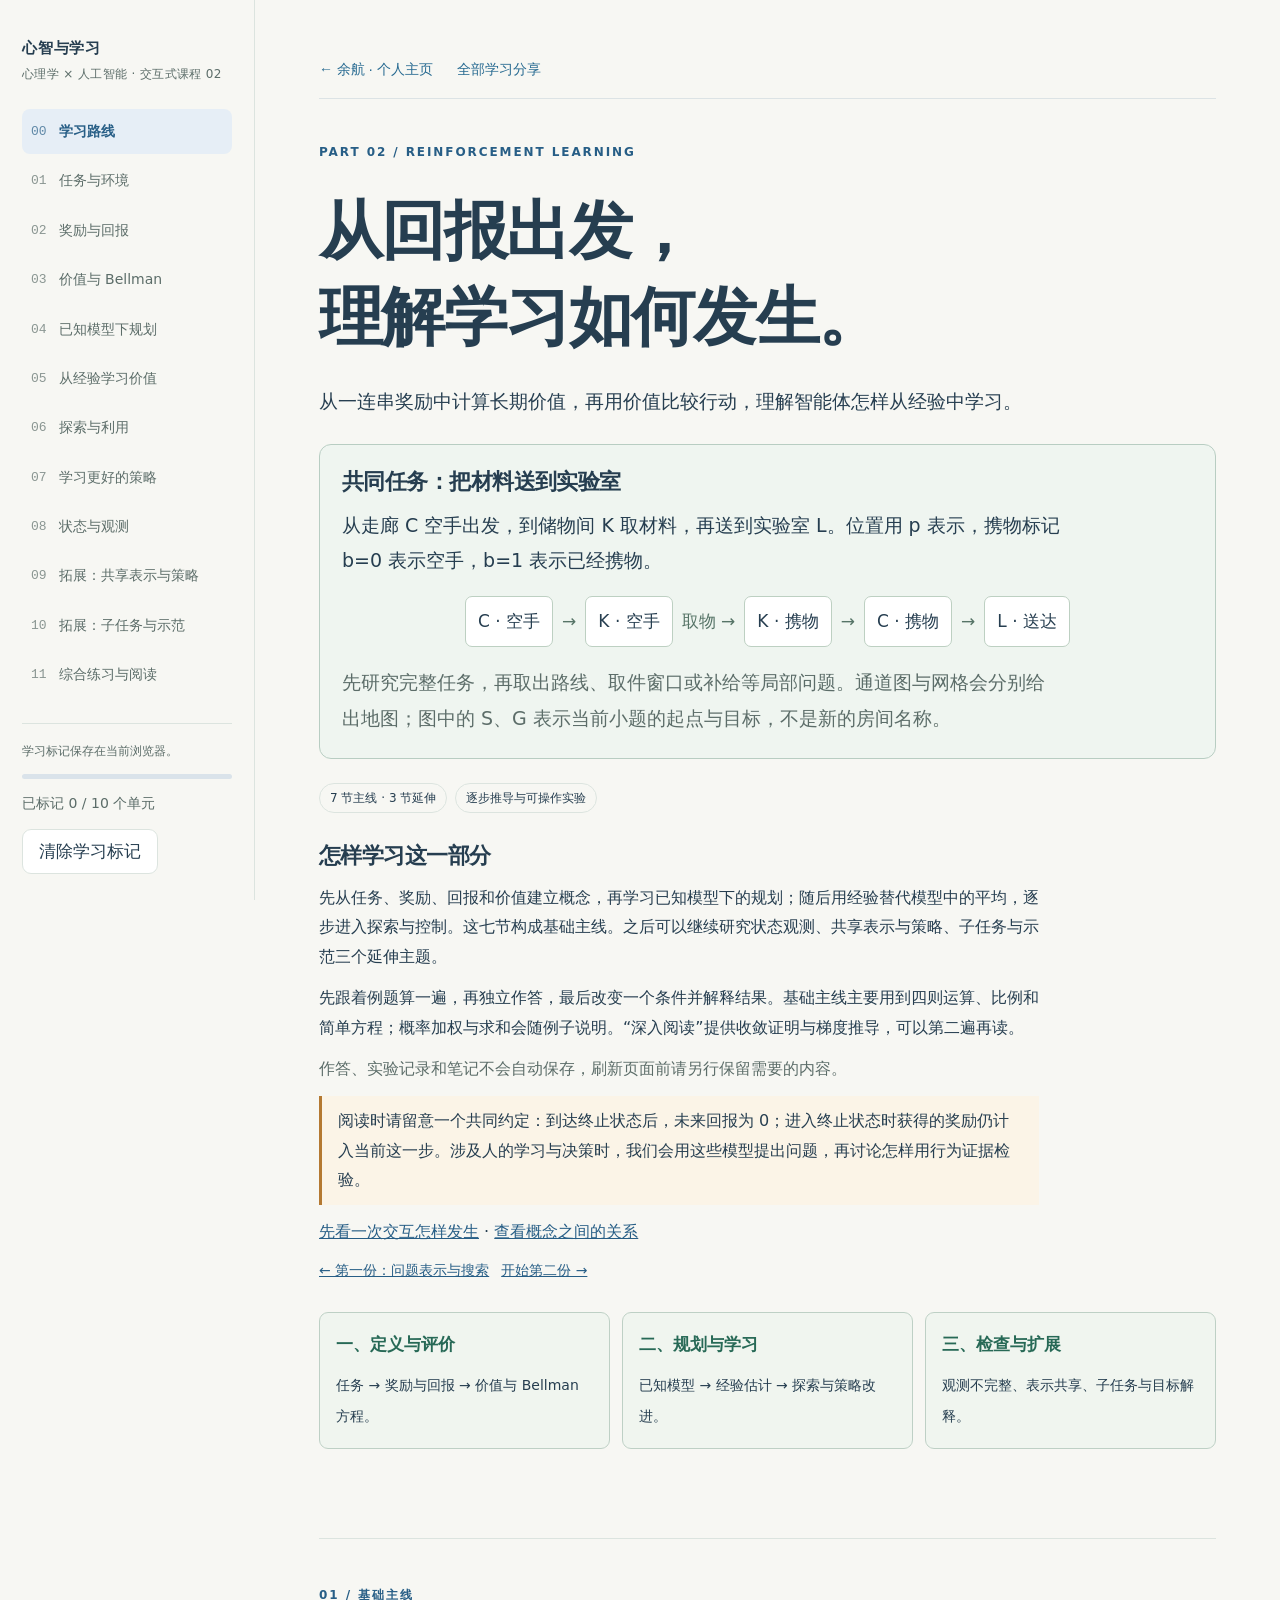
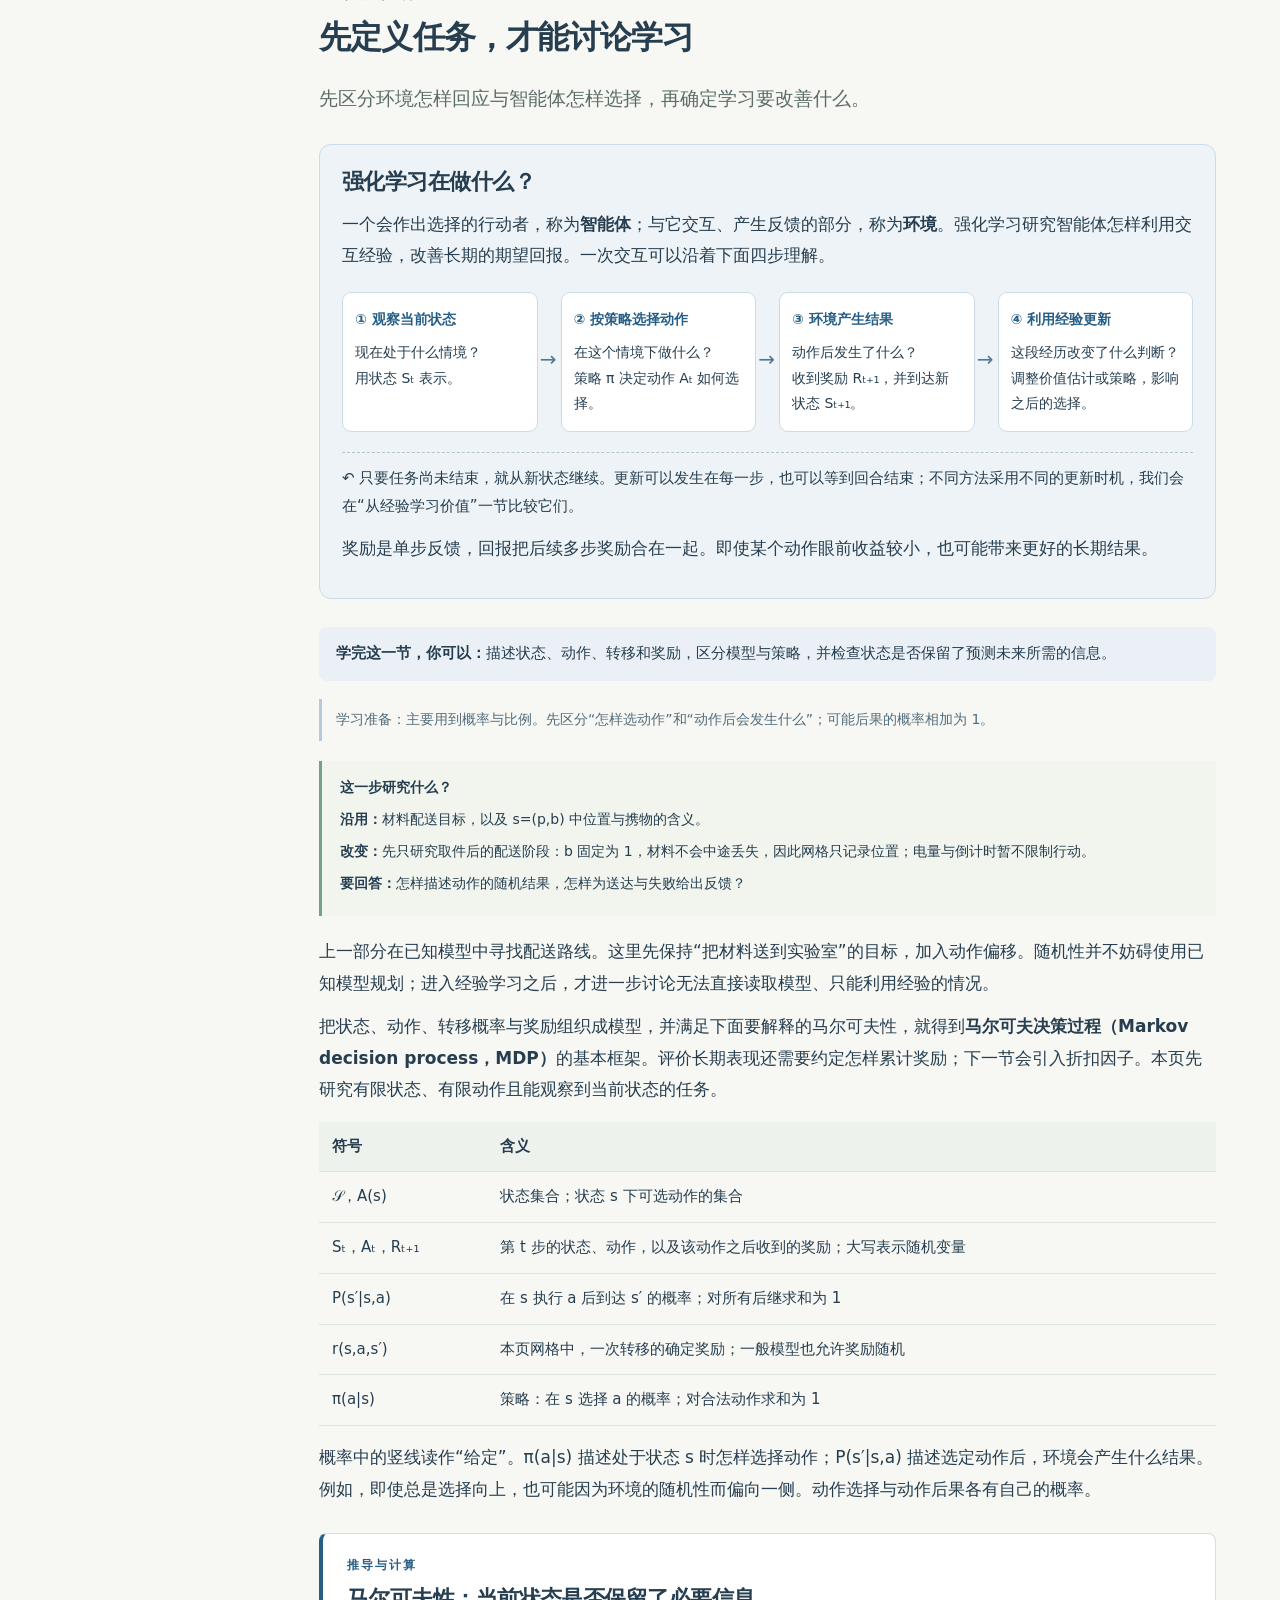
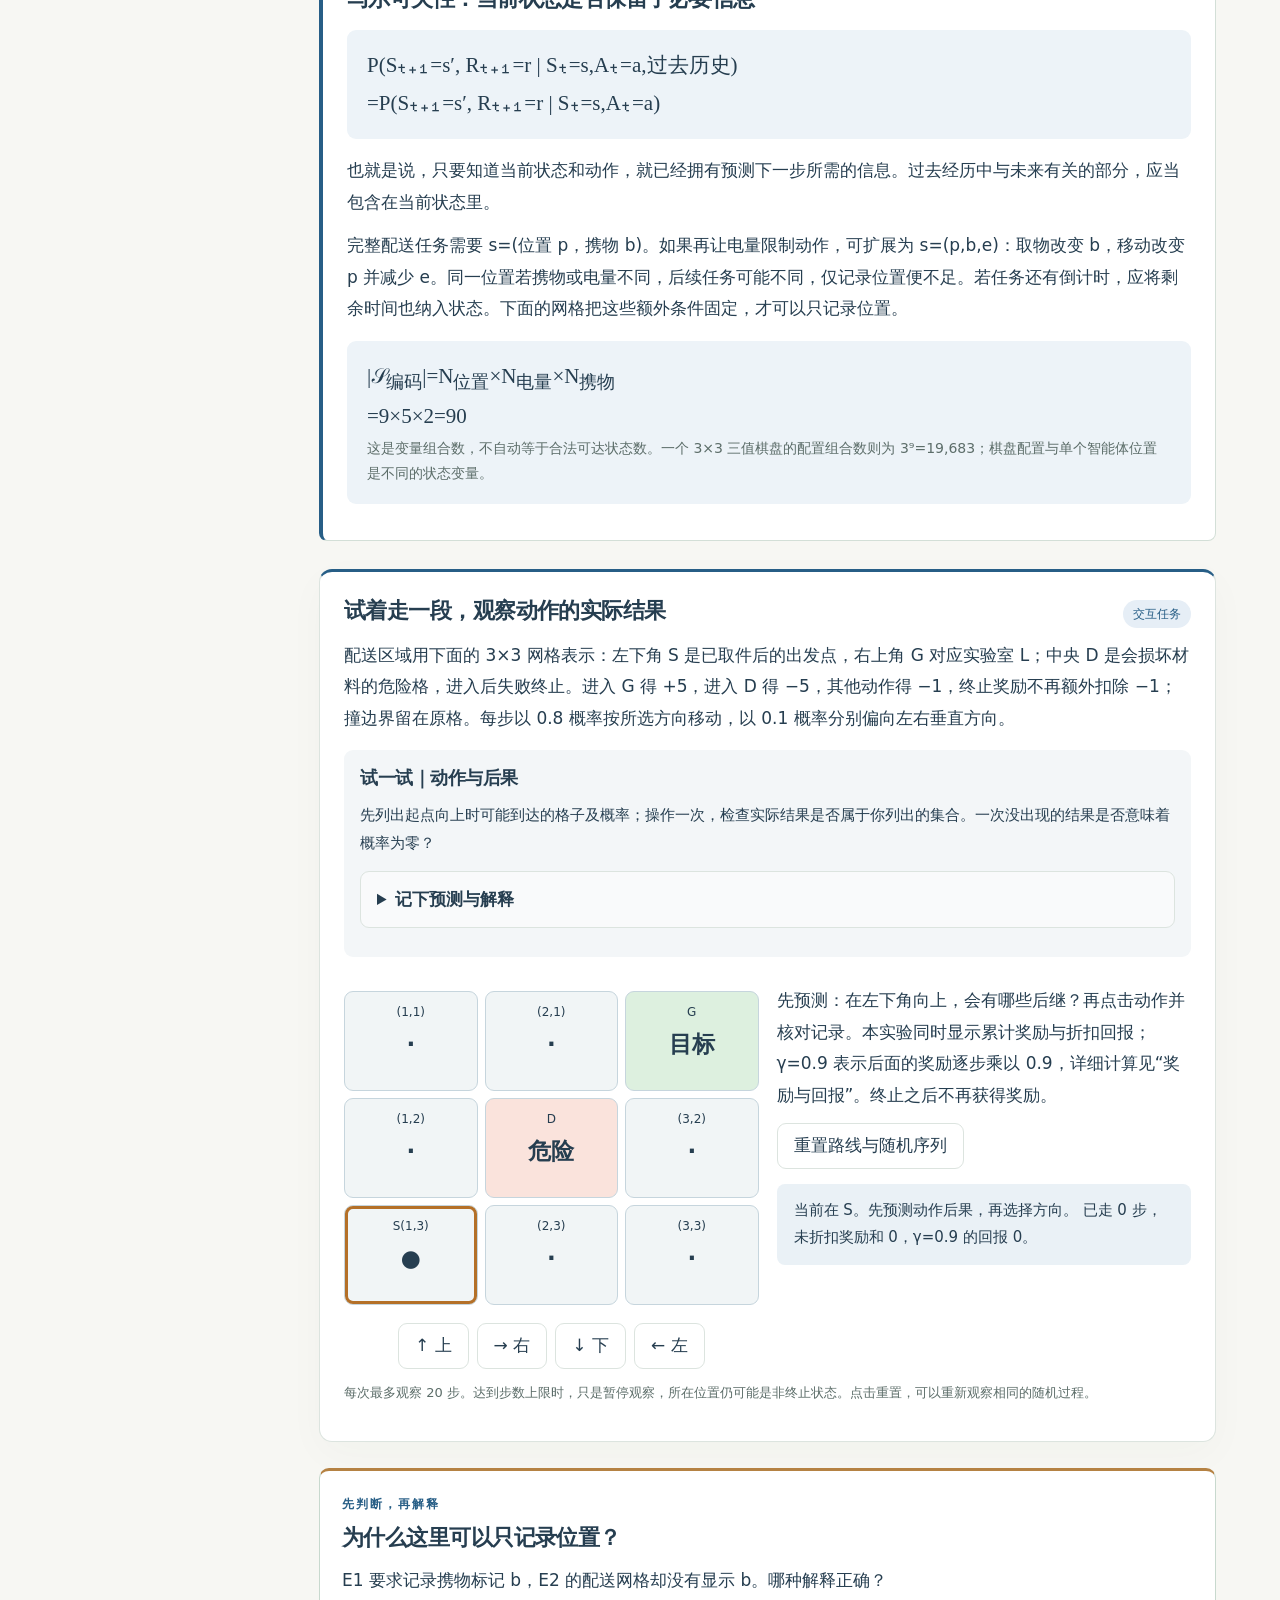
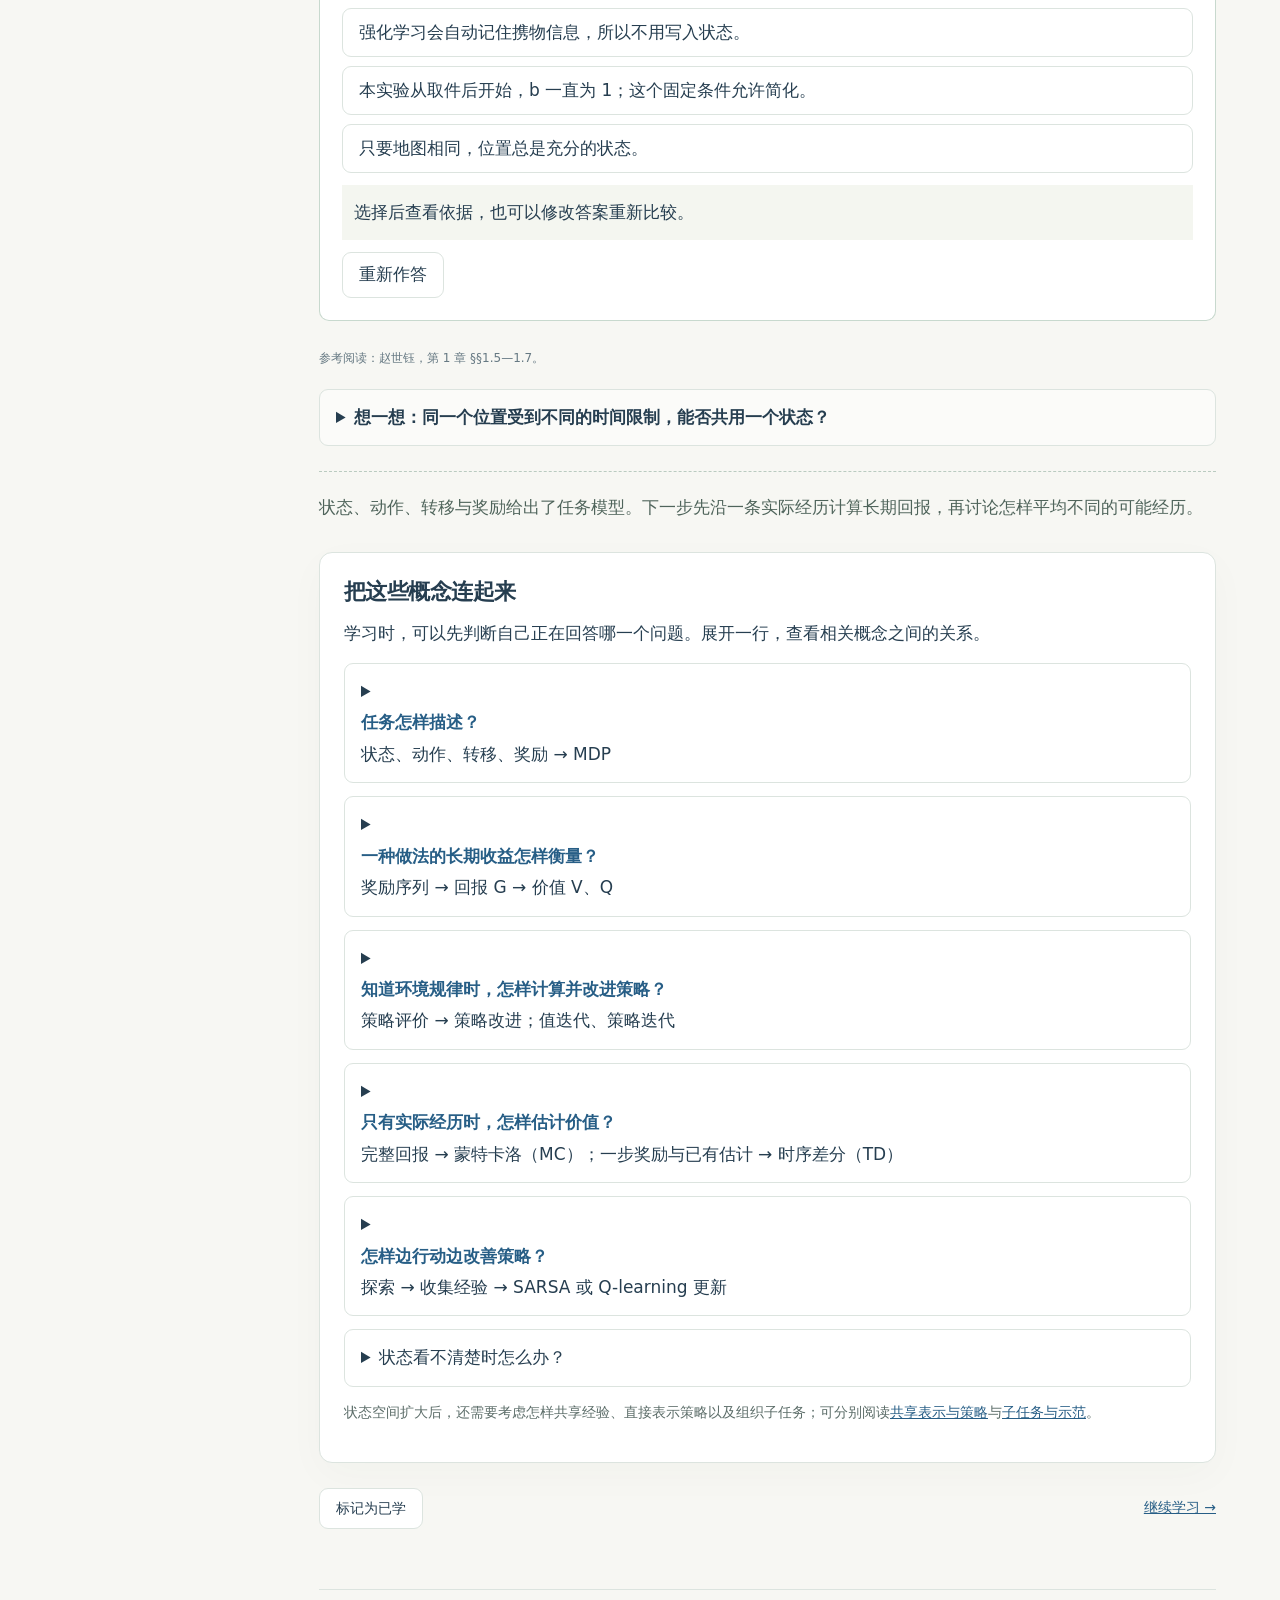
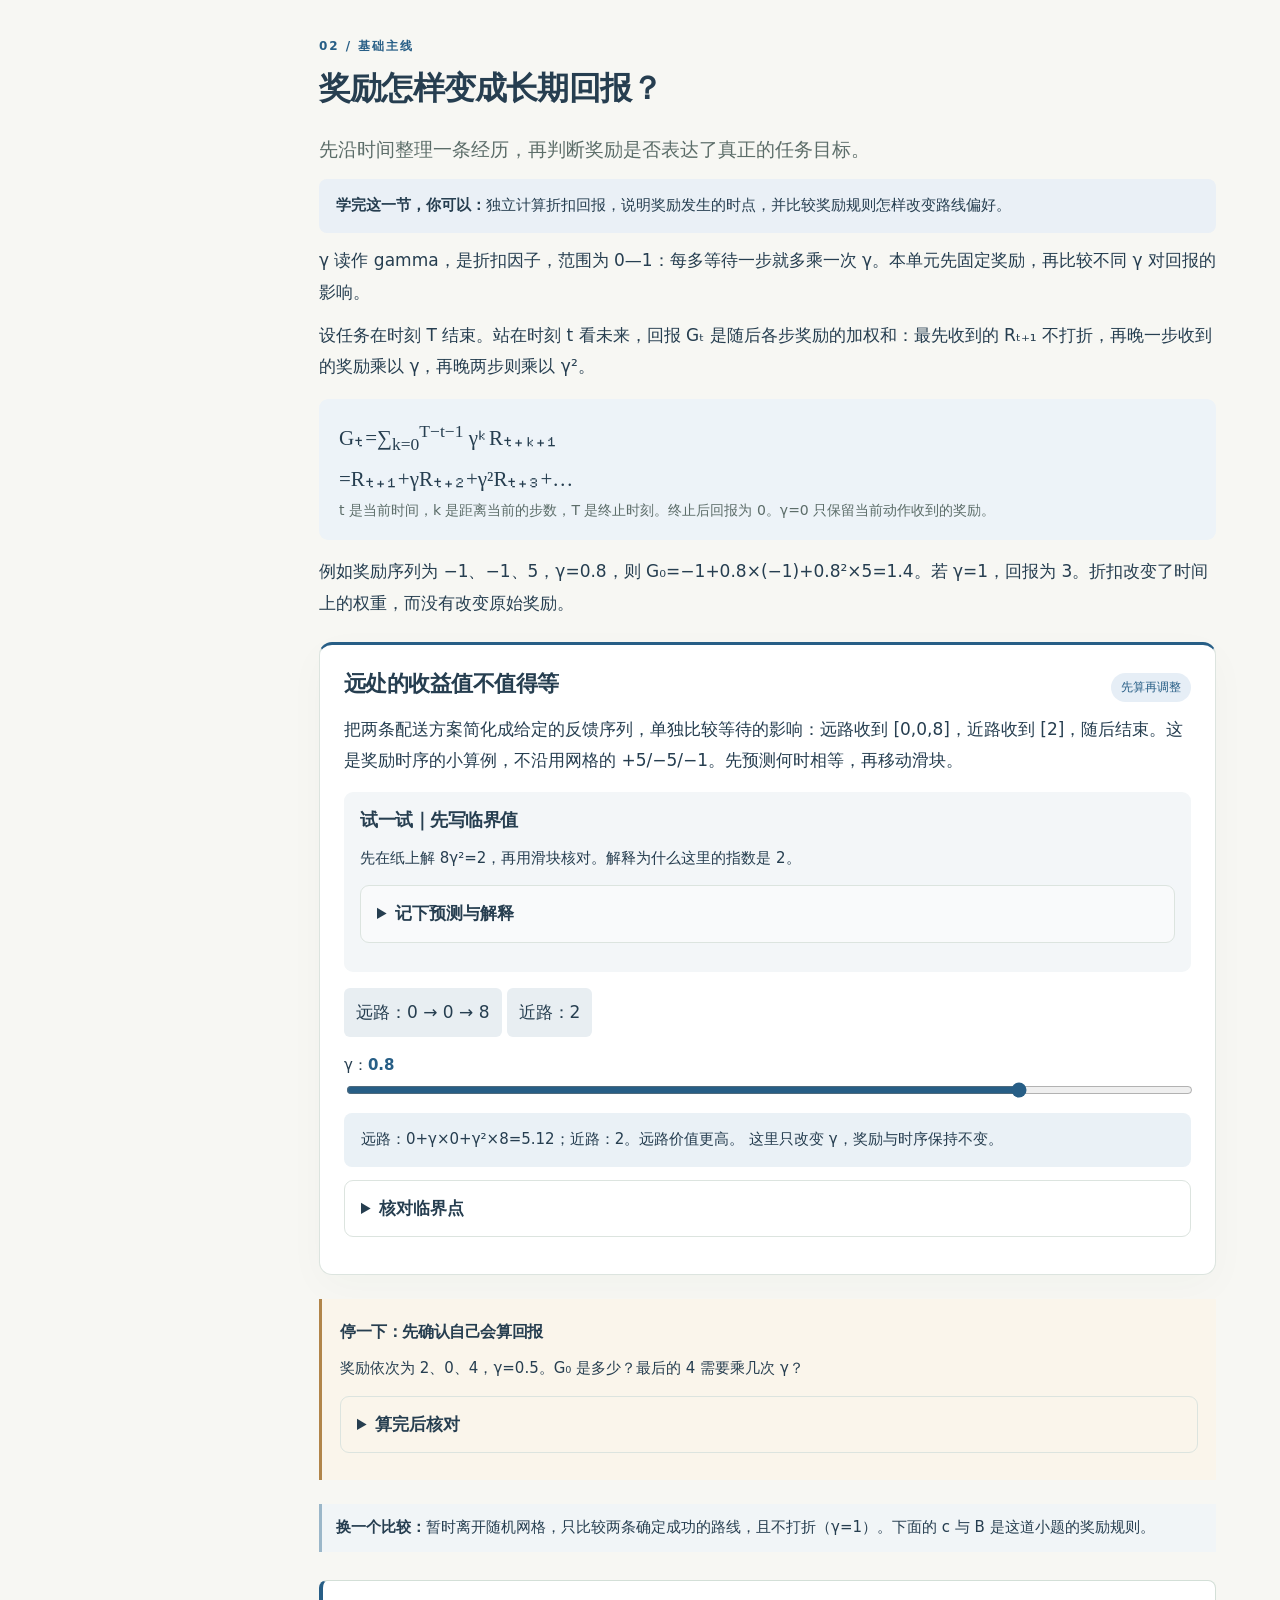
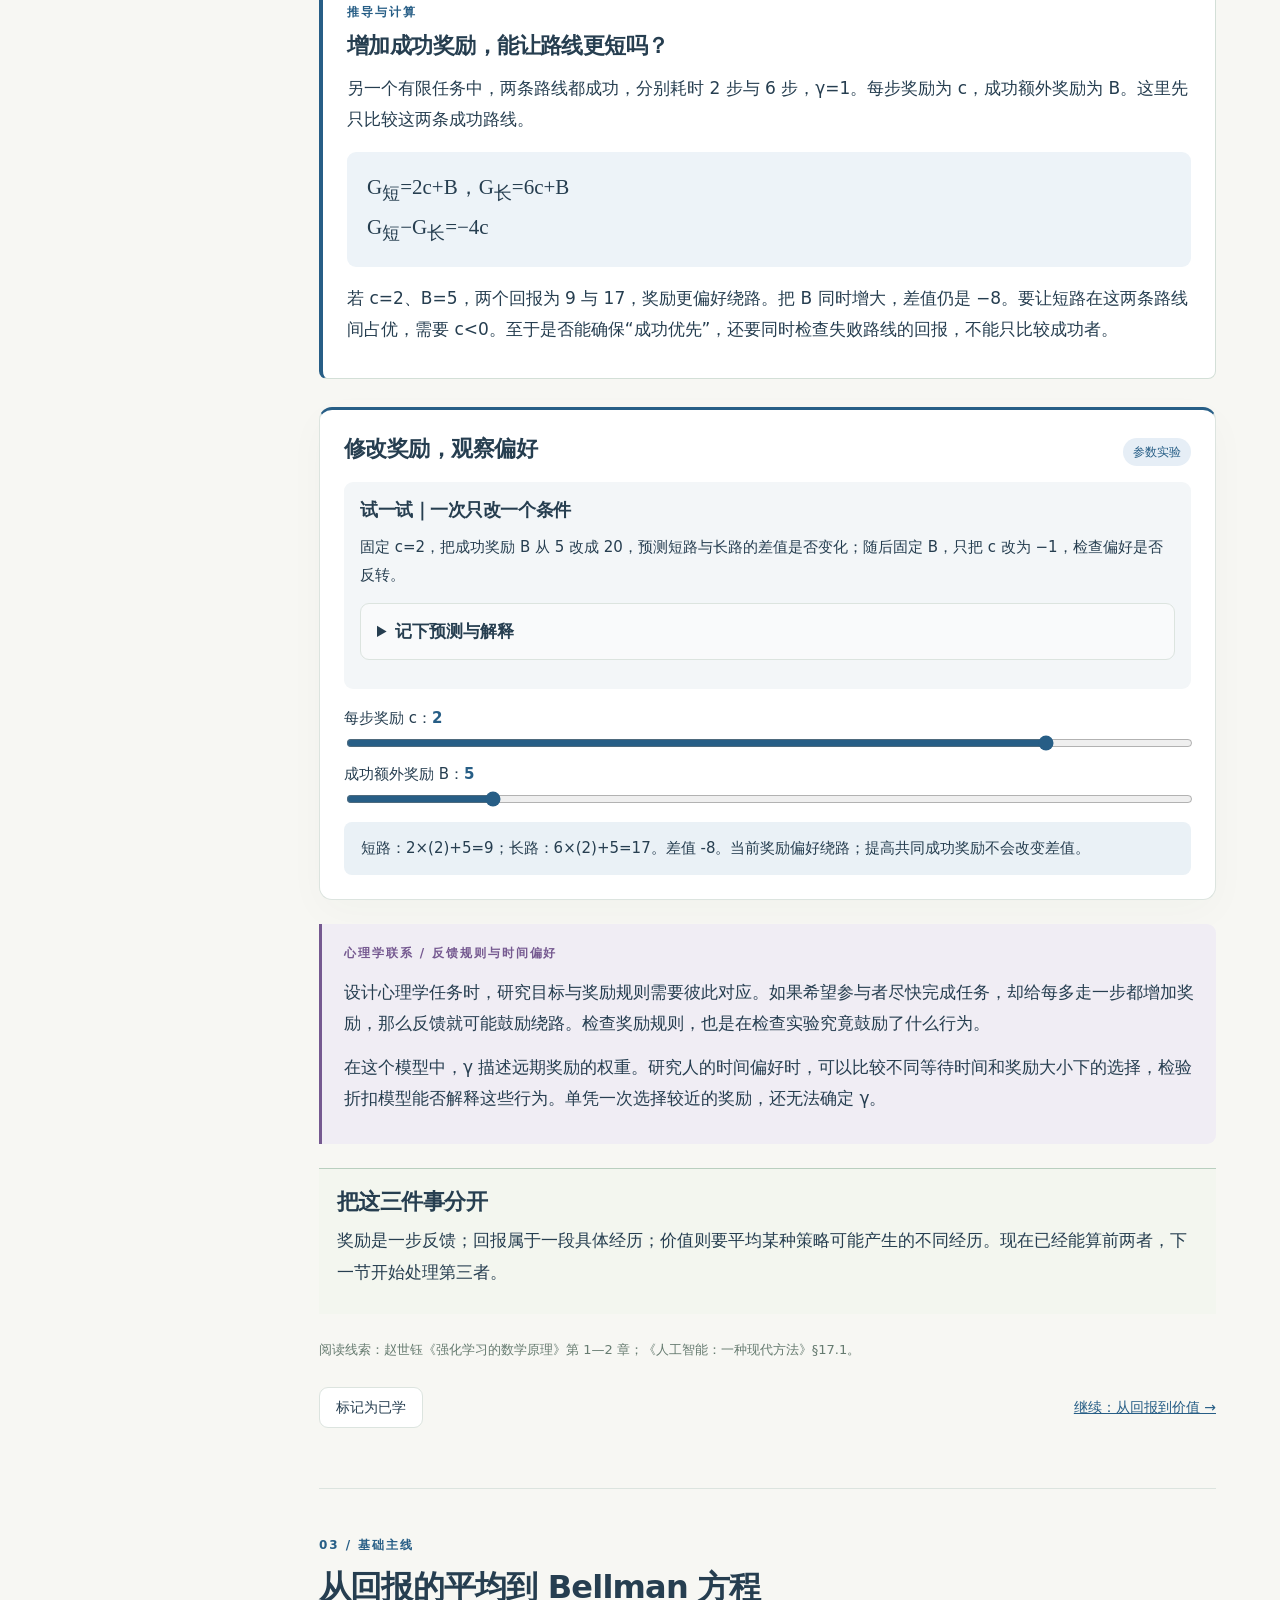
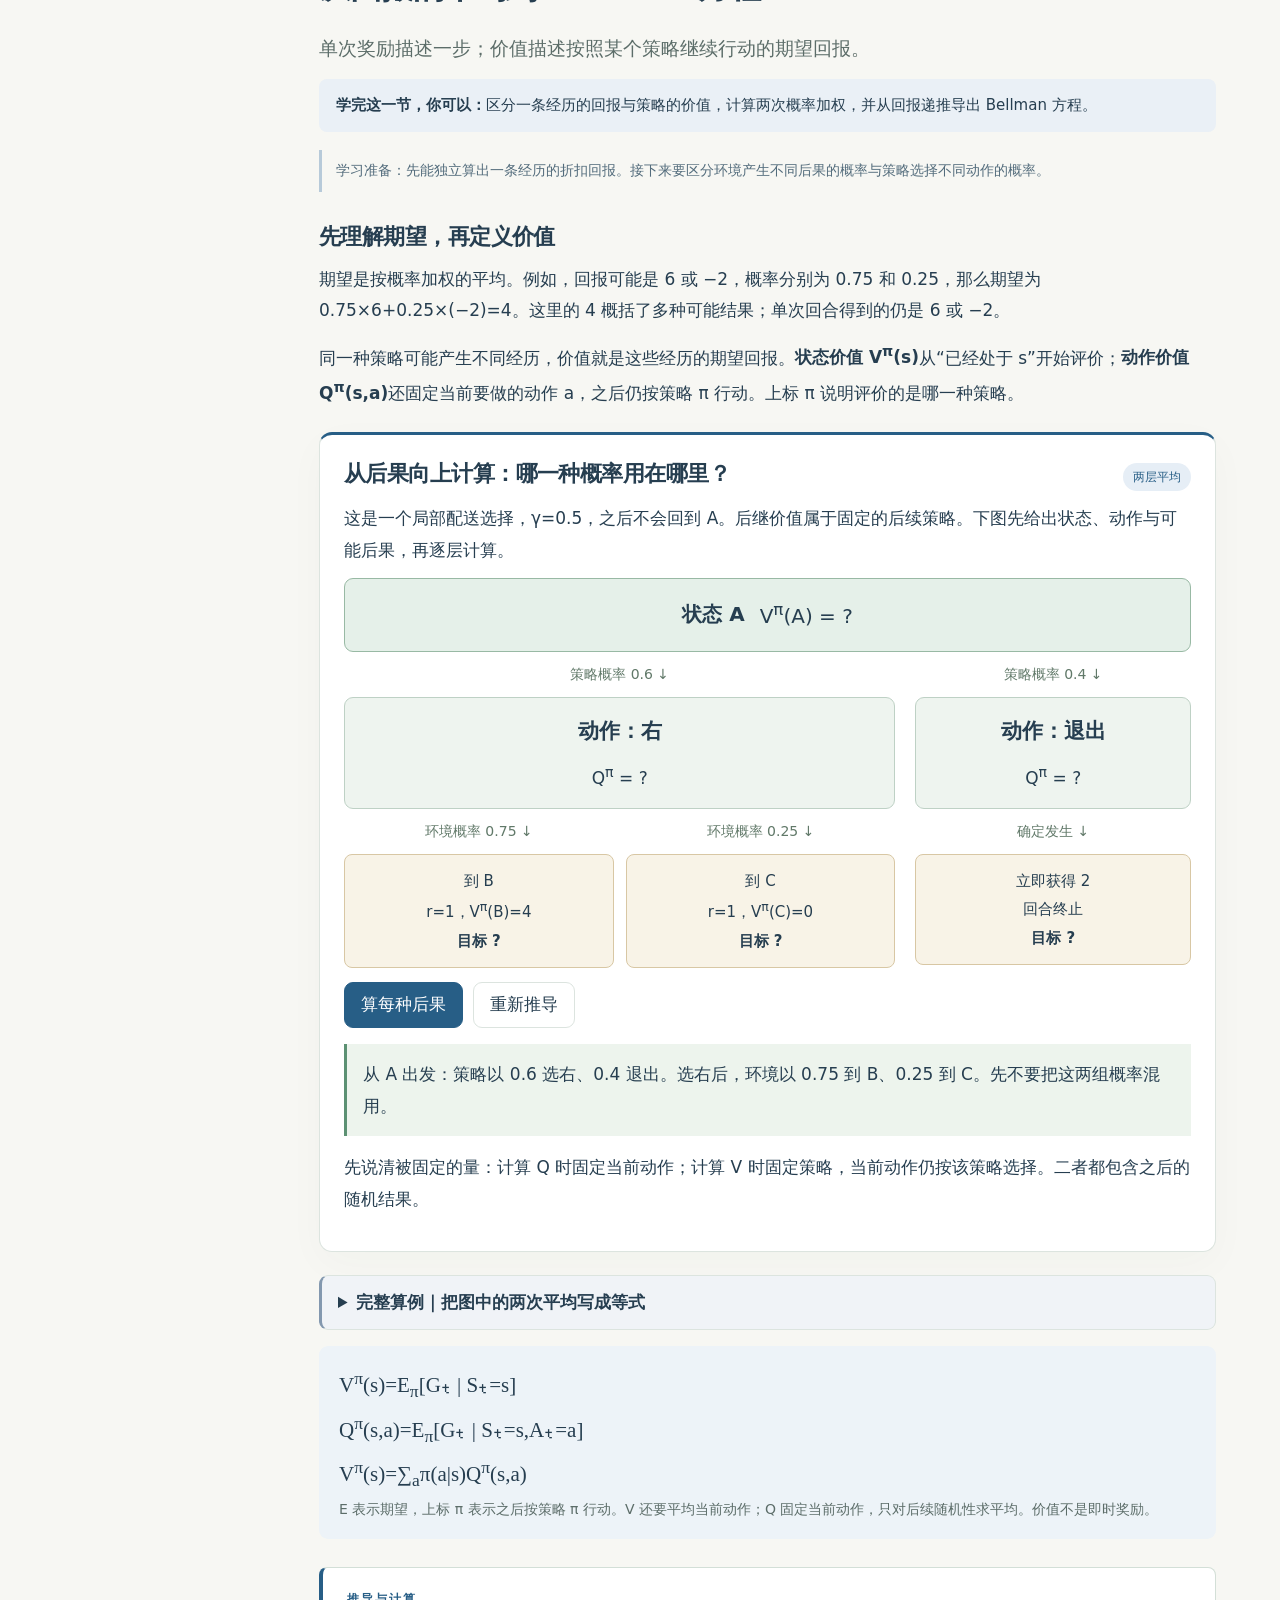
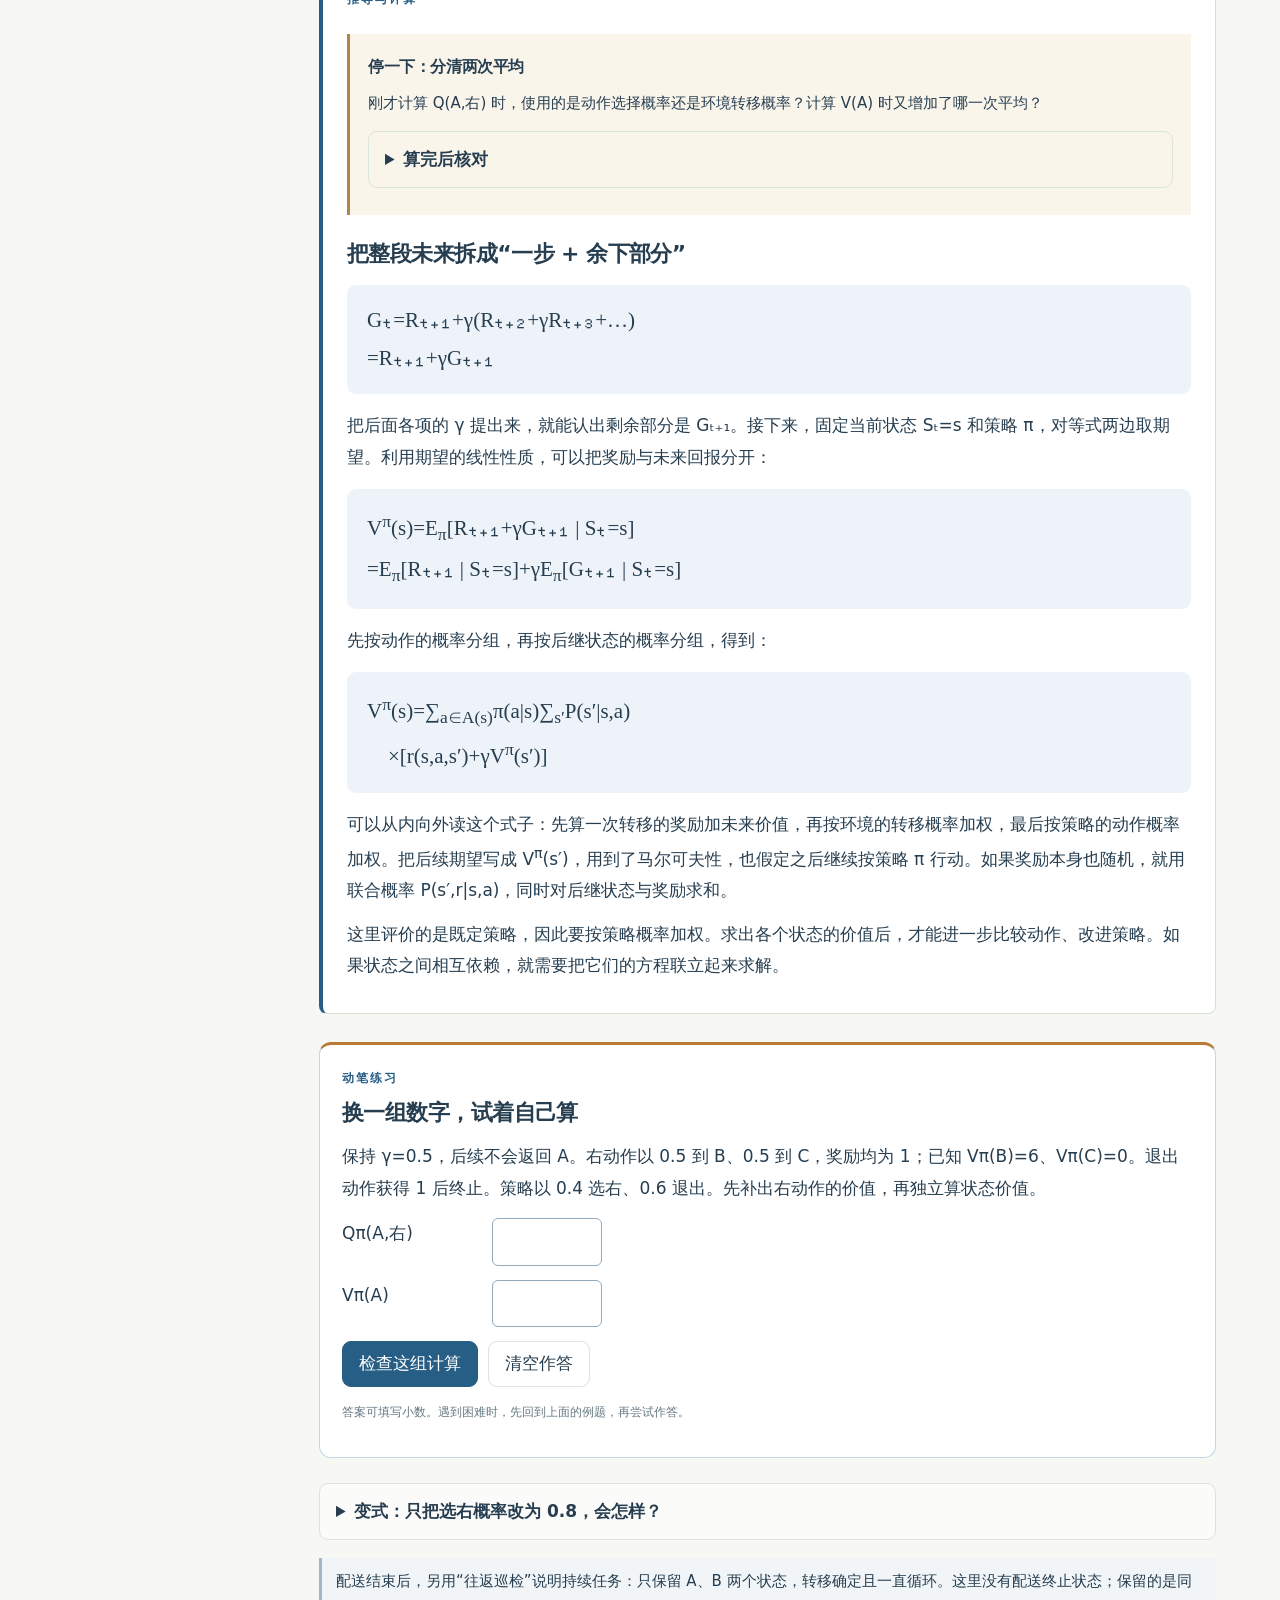
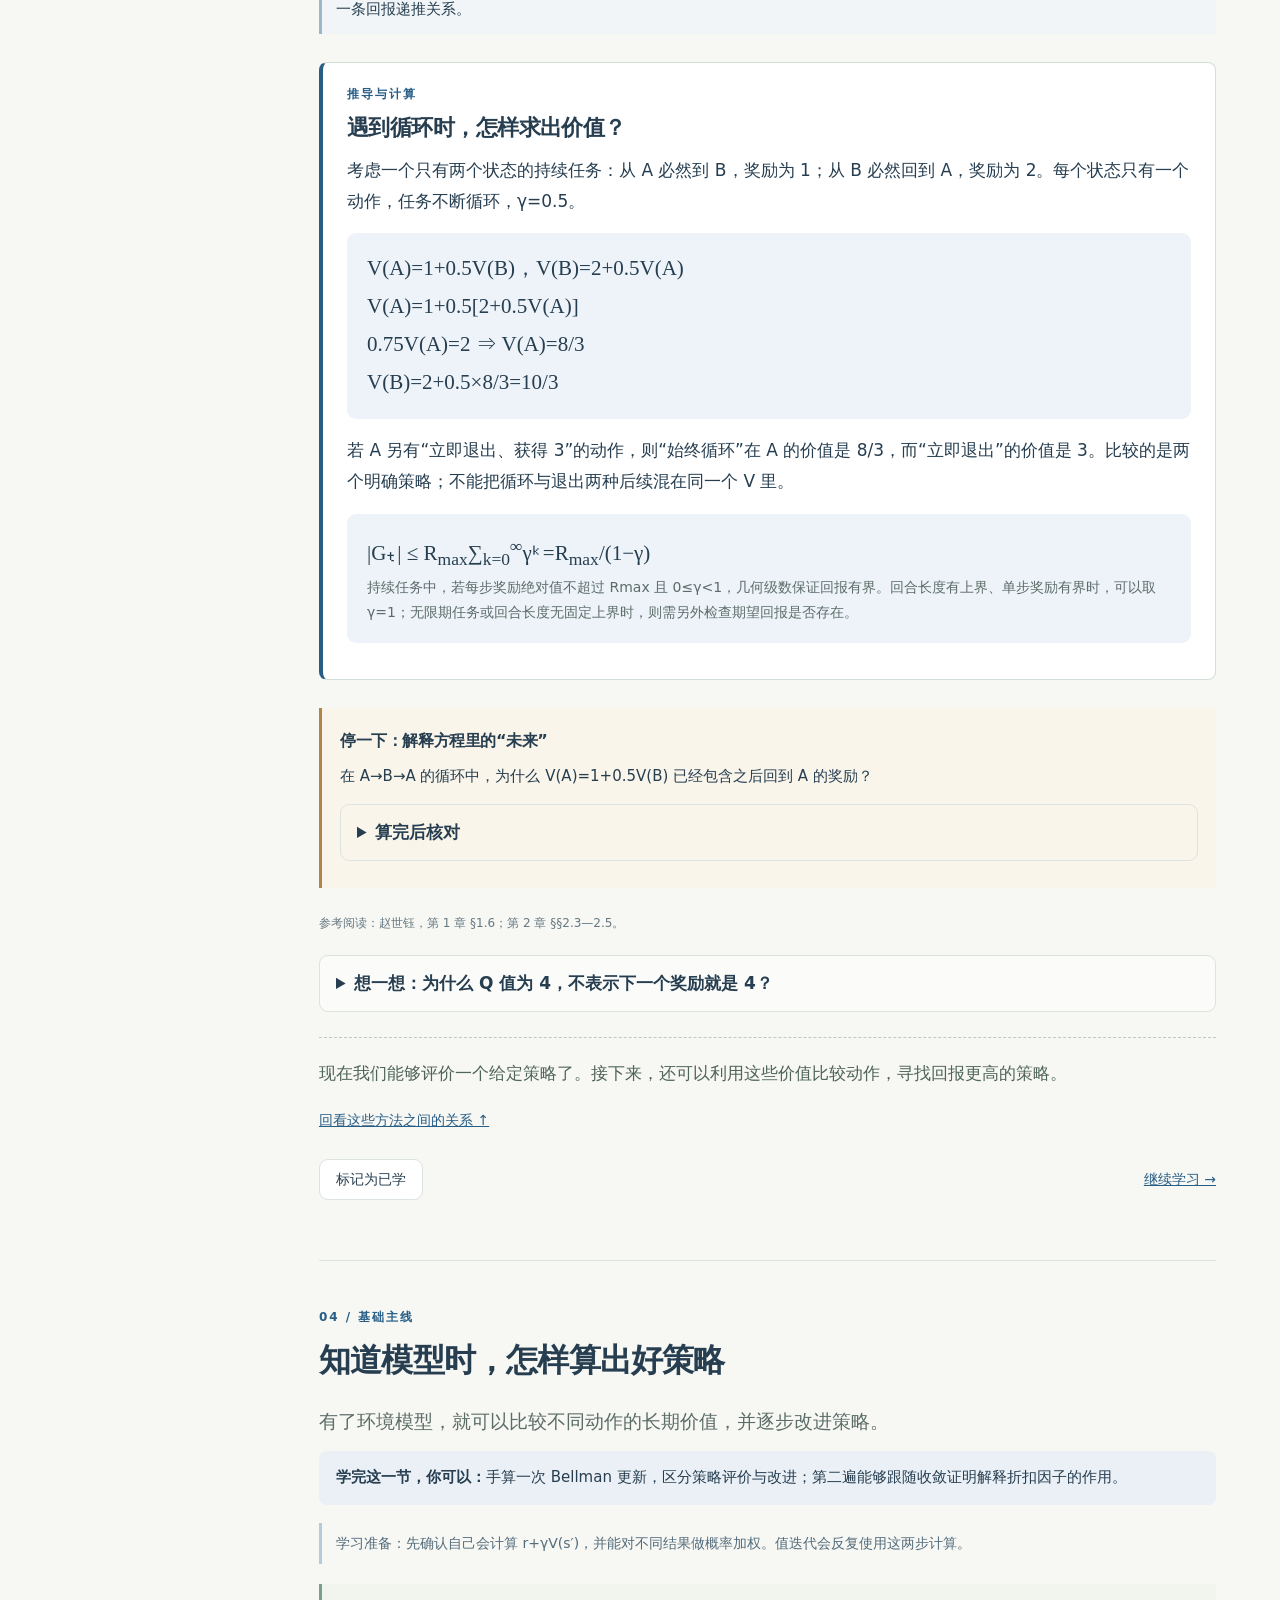
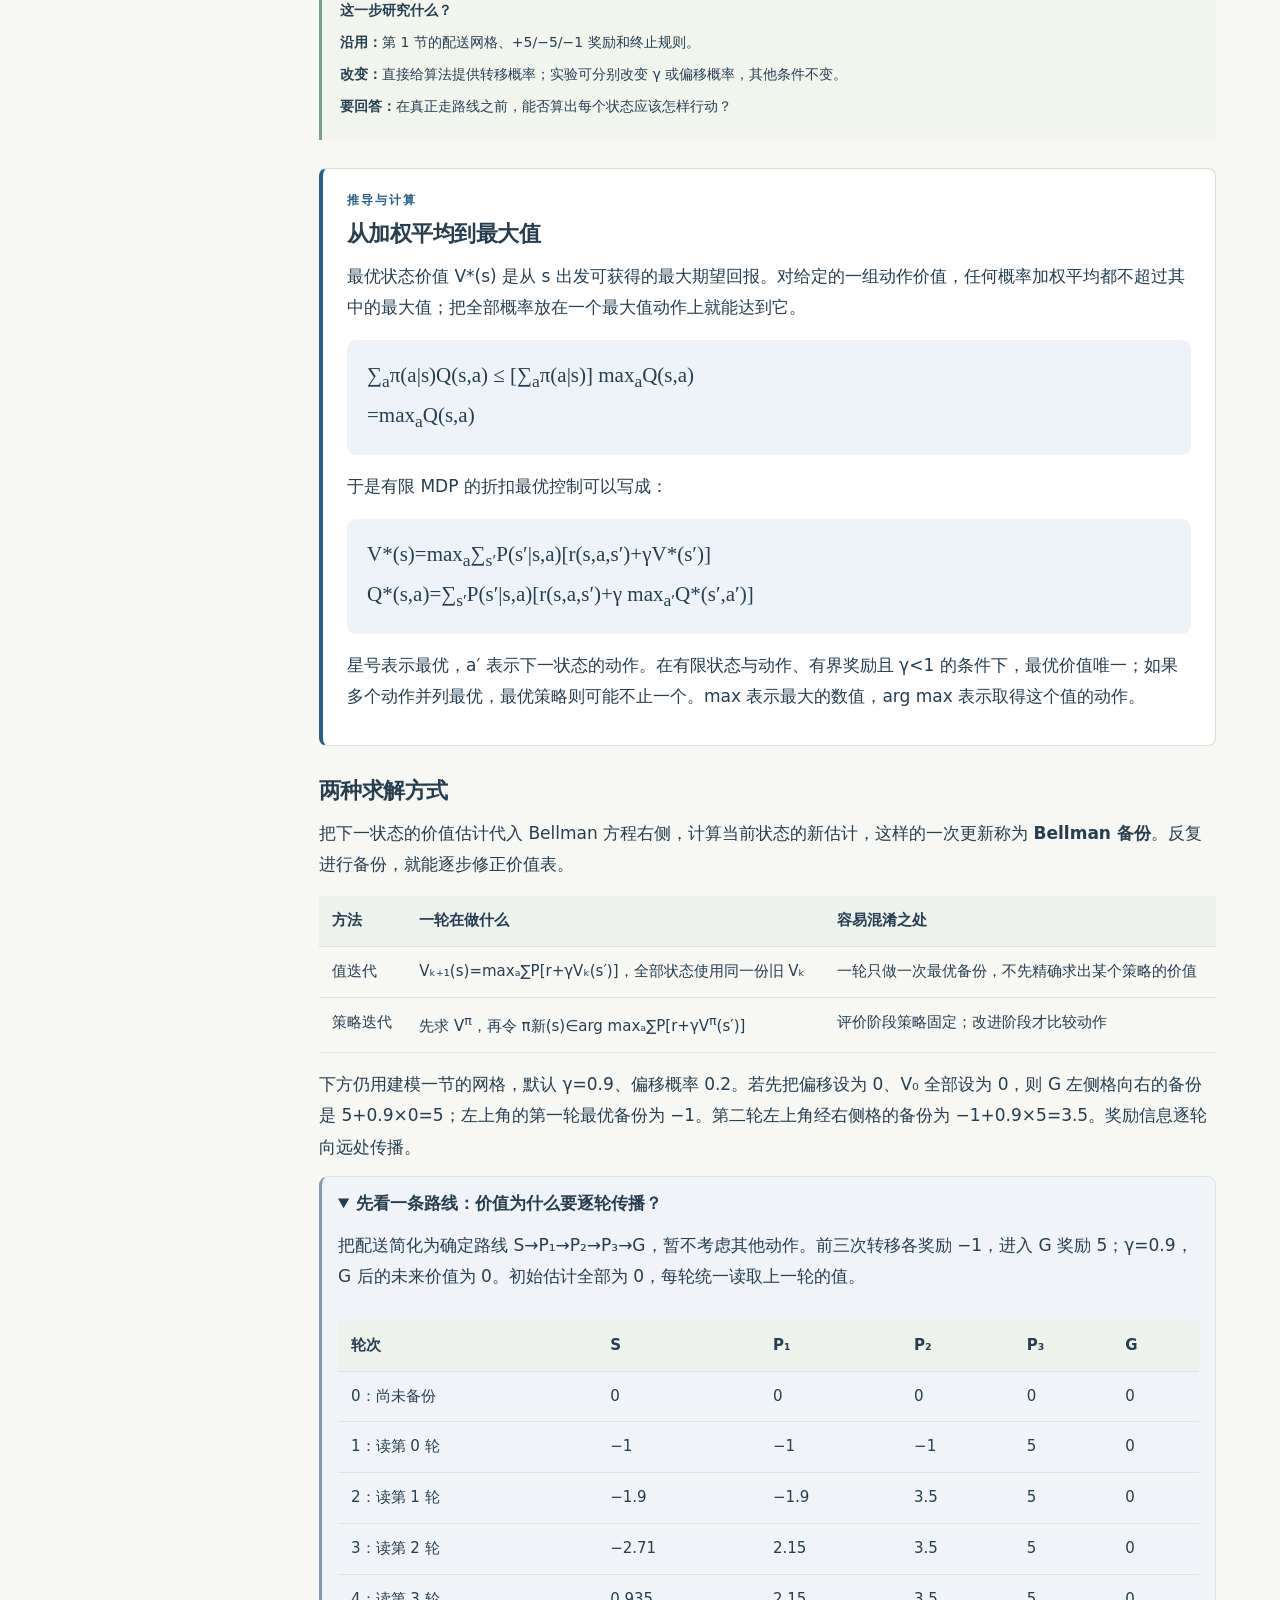
<file: learning/reinforcement-learning.html>
<!DOCTYPE html>

<html lang="zh-CN"><head><meta charset="utf-8"/><meta content="width=device-width,initial-scale=1" name="viewport"/><title>强化学习与决策｜从回报、价值到经验学习与状态判断</title><style>
:root{--paper:#f7f6f2;--card:#fff;--ink:#233d39;--muted:#5c6d69;--line:#dce4df;--green:#226c5b;--soft:#e6f1eb;--orange:#ba6035;--purple:#755990;--shadow:0 12px 40px #17392a07}*{box-sizing:border-box}html{scroll-behavior:auto;scroll-padding-top:30px}body{margin:0;background:var(--paper);color:var(--ink);font:17px/1.85 system-ui,-apple-system,"Segoe UI","Microsoft YaHei",sans-serif}a{color:var(--green)}button,input,select{font:inherit}button,select{cursor:pointer}button{border:1px solid var(--line);background:white;color:var(--ink);padding:9px 16px;border-radius:9px;line-height:1.5}button:hover{background:var(--soft);border-color:var(--green)}button:focus-visible,a:focus-visible,input:focus-visible,select:focus-visible,summary:focus-visible{outline:3px solid #bc8a38;outline-offset:4px}button:disabled{opacity:.45;cursor:not-allowed}.primary{background:var(--green);color:#fff;border-color:var(--green)}.primary:hover{background:#185644;color:white}select,input[type=number]{border:1px solid #aabdb3;border-radius:7px;padding:7px;background:#fff;color:var(--ink)}input[type=number]{width:100px}input[type=range]{accent-color:var(--green);max-width:100%}h1,h2,h3,h4{line-height:1.35;letter-spacing:-.025em}h1{font-size:clamp(38px,5vw,66px);font-weight:650;margin:24px 0}h2{font-size:32px;margin:10px 0 22px}h3{font-size:22px;margin:30px 0 12px}h4{font-size:18px;margin:8px 0}p{margin:12px 0}strong{font-weight:650}.small{font-size:14px;color:var(--muted)}.eyebrow{font-size:12px;letter-spacing:.16em;font-weight:700;color:var(--green)}.layout{max-width:1490px;margin:auto;display:grid;grid-template-columns:255px minmax(0,1fr)}aside{padding:35px 22px;position:sticky;top:0;height:100vh;overflow:auto;border-right:1px solid var(--line)}.brand{font-weight:750;letter-spacing:.05em;font-size:15px;margin-bottom:24px}.brand span{display:block;font-size:12px;font-weight:400;color:var(--muted);letter-spacing:.03em}.nav a{display:flex;gap:12px;padding:11px 9px;margin:4px 0;text-decoration:none;color:var(--muted);font-size:14px;border-radius:8px;line-height:1.6}.nav a.active{background:var(--soft);color:var(--green);font-weight:650}.nav .n{font:13px/1.8 monospace;opacity:.7}.nav .mark{margin-left:auto}.progress{background:#dee7df;height:5px;border-radius:8px;margin:12px 0}.progress i{display:block;background:var(--green);height:100%;border-radius:8px;width:0}.aside-note{border-top:1px solid var(--line);margin-top:25px;padding-top:16px;font-size:12px;color:var(--muted)}main{padding:40px clamp(22px,5vw,80px) 80px;min-width:0}.hero{padding:18px 0 35px;position:relative}.hero p{max-width:720px;font-size:19px}.tags{display:flex;gap:8px;flex-wrap:wrap;margin-top:22px}.tag{font-size:12px;padding:3px 10px;border:1px solid var(--line);border-radius:20px}.story{display:grid;grid-template-columns:1.4fr 1fr;gap:24px;background:#e9eee4;border:1px solid #d7e2d2;padding:26px;border-radius:14px;margin:25px 0}.story p{font-size:16px}.story svg{width:100%;max-height:220px;align-self:center}.unit{padding:45px 0 25px;border-top:1px solid var(--line);margin-top:30px;scroll-margin-top:22px}.lead{font-size:19px;color:var(--muted)}.question{font-size:21px;border-left:3px solid var(--orange);padding:4px 0 4px 20px;margin:25px 0}.box,.lab{background:white;border:1px solid var(--line);border-radius:13px;padding:24px;margin:23px 0;box-shadow:var(--shadow)}.lab{border-top:3px solid var(--green)}.lab-head{display:flex;align-items:baseline;gap:12px;justify-content:space-between;margin-bottom:10px}.lab-head h3{margin:0}.badge{font-size:12px;background:var(--soft);color:var(--green);border-radius:15px;padding:3px 10px;white-space:nowrap}.psych{border-left:3px solid var(--purple);background:#f0edf4;padding:18px 22px;margin:24px 0;border-radius:0 9px 9px 0}.psych .eyebrow{color:var(--purple)}.boundary{font-size:14px;color:var(--muted);margin-top:9px}.formula{font-family:"Cambria Math",Cambria,Georgia,serif;font-size:23px;background:#f0f5f0;border-radius:9px;padding:17px 20px;margin:16px 0;overflow-x:auto;line-height:1.8}.formula small{font-family:system-ui;font-size:14px;display:block;color:var(--muted)}.steps{counter-reset:step;margin:20px 0}.step{padding:8px 0 14px 40px;position:relative}.step:before{counter-increment:step;content:counter(step);position:absolute;left:0;top:12px;width:25px;height:25px;border-radius:50%;background:var(--soft);color:var(--green);font-size:13px;text-align:center;line-height:25px}.step p{margin:3px 0}.table-wrap{overflow-x:auto}table{border-collapse:collapse;width:100%;font-size:15px;margin:16px 0}th,td{padding:11px 13px;border-bottom:1px solid var(--line);text-align:left;vertical-align:top}th{background:#eef2ed;font-weight:600}code{background:#eef2ed;padding:2px 5px;border-radius:4px;font-size:.92em}details{border:1px solid var(--line);border-radius:9px;padding:12px 16px;margin:13px 0;background:#ffffff80}summary{font-weight:600;cursor:pointer}details[open] summary{margin-bottom:12px}.controls{display:flex;gap:10px;align-items:center;flex-wrap:wrap;margin:14px 0}.controls label{font-size:14px;display:flex;align-items:center;gap:7px}.feedback{background:#edf4ef;border-radius:8px;padding:13px 17px;margin-top:15px;min-height:52px;font-size:15px;overflow-wrap:anywhere}.feedback.warn{background:#fbefdf}.two{display:grid;grid-template-columns:1fr 1fr;gap:18px}.three{display:grid;grid-template-columns:repeat(3,1fr);gap:12px}.stat{background:var(--paper);border-radius:8px;padding:12px 16px}.stat b{display:block;font-size:24px}.stat span{font-size:12px;color:var(--muted)}.finish{margin:25px 0 5px;display:flex;gap:15px;align-items:center}.finish button{font-size:14px}.finish span{font-size:13px;color:var(--muted)}.finish{flex-wrap:wrap}.finish a{font-size:14px;margin-left:auto}.choices{display:grid;gap:9px;margin:16px 0}.choices button{text-align:left}.route-svg{width:100%;height:auto;display:block;min-height:180px}.route-svg text{font-family:system-ui;font-size:14px}.edge{stroke:#a8bab1;stroke-width:2;fill:none}.path-edge{stroke:#b45c30;stroke-width:4}.node circle{fill:white;stroke:#a6b9af;stroke-width:2}.node.open circle{fill:#f8edc7;stroke:#aa8738}.node.closed circle{fill:#dfede6;stroke:#34775e}.node.current circle{fill:#226c5b;stroke:#226c5b}.node.current text{fill:white}.node.path circle{stroke:#ba6035;stroke-width:4}.legend{font-size:12px;color:var(--muted);display:flex;gap:15px;flex-wrap:wrap}.legend span:before{content:"";display:inline-block;width:10px;height:10px;margin-right:5px;border-radius:50%;background:var(--c)}.trace{font:14px/1.8 ui-monospace,Consolas,monospace;white-space:pre-wrap;background:#f4f6f2;border-radius:9px;padding:14px;max-height:250px;overflow:auto}.corridor{display:flex;gap:7px;margin:20px 0}.room{flex:1;border:1px solid var(--line);padding:14px 6px;text-align:center;border-radius:10px;font-size:13px;background:#f7f8f4}.room.here{background:var(--soft);border:2px solid var(--green)}.room b{display:block;font-size:25px}.grid-demo{display:grid;grid-template-columns:repeat(5,1fr);gap:5px;max-width:360px;margin:auto}.grid-demo button{aspect-ratio:1;padding:2px;font-size:13px;line-height:1.4}.grid-demo .wall{background:#596d66;color:white}.grid-demo .target{background:var(--green);color:#fff}.grid-demo .picked{border:3px solid var(--orange)}.tip{font-size:13px;color:var(--muted)}.domain{display:flex;gap:5px;flex-wrap:wrap}.pill{border:1px solid #afc6b7;padding:1px 9px;border-radius:5px}.pill.cut{text-decoration:line-through;color:#9d6754;border-color:#d6bdae;background:#f7eee8}.card-heading{display:flex;gap:12px;align-items:center}.big-num{font:48px/1 Georgia;color:#93ac9f}.endcard{background:var(--ink);color:white;padding:30px;border-radius:14px;margin-top:30px}.endcard a{color:#c5e1c8}footer{font-size:13px;color:var(--muted);padding-top:24px}svg{max-width:100%}.skip{position:absolute;left:-9999px}.skip:focus{left:20px;top:10px;background:white;padding:10px;z-index:10}.mobile-top{display:none}
@media(max-width:1000px){.layout{grid-template-columns:210px minmax(0,1fr)}aside{padding:25px 14px}main{padding:30px 28px}.story{grid-template-columns:1fr}.story svg{max-height:170px}.two{grid-template-columns:1fr}}
@media(max-width:720px){body{font-size:16px}.layout{display:block}aside{position:relative;height:auto;padding:18px;border-right:0;border-bottom:1px solid var(--line)}.brand{margin-bottom:8px}.nav{display:flex;overflow:auto;gap:5px}.nav a{flex-shrink:0;white-space:nowrap;font-size:12px;padding:6px}.aside-note,aside .small,aside .progress{display:none}main{padding:22px 17px 50px}.hero{padding-top:0}.hero p{font-size:17px}.unit{padding-top:30px}.box,.lab{padding:18px 14px}.three{grid-template-columns:1fr}.story{padding:20px}.lab-head{display:block}.badge{display:inline-block;margin-bottom:9px}h2{font-size:27px}h3{font-size:21px}.formula{font-size:20px}.controls{gap:8px}.finish{align-items:flex-start}.room b{font-size:20px}}
@media(max-width:480px){#searchGraph,#astarGraph,#gameTree{overflow-x:auto}.route-svg{min-width:460px}}
@media print{aside,.controls,.finish,button,.tip{display:none!important}.layout{display:block}main{padding:0}.unit{break-before:page}.lab,.box,details{box-shadow:none;break-inside:avoid}.hero h1{font-size:40px}body{background:white;font-size:12pt}details>*{display:block}a{color:inherit}.trace{max-height:none}}

.objective{font-size:15px;background:#edf2e9;padding:13px 17px;border-radius:8px}.edition{font-size:13px!important;color:#60756b}.reading-path{margin:28px 0}.reading-path p{font-size:17px}.bridge{padding:20px 0 4px;color:#4f645b;border-top:1px dashed #bacbc0;margin-top:25px}.prediction{padding:16px;background:#f4f0e6;border-radius:9px;margin:16px 0}.prediction label{display:block;font-weight:600;margin-bottom:10px}.prediction select{margin-right:8px}.prediction p{font-size:14px}.step-explanation{font-size:15px;border-left:3px solid #b46b40;padding-left:16px}#searchCompare{overflow-x:auto}.reading-path h3{margin-top:10px}.reflection{margin-top:20px}

.math-study{margin:28px 0;padding:20px 24px;background:#fff;border:1px solid #d3dfd7;border-left:4px solid #226c5b;border-radius:8px}.math-study h3{margin-top:8px}.math-study .formula{font-size:21px}.reason{display:inline-block;font:14px/1.7 system-ui;color:#5c6d69}.task-data{border-left:3px solid #9caf9a;padding:10px 16px;background:#edf1e9}@media(max-width:720px){.math-study{padding:16px 12px}.math-study .formula{font-size:18px;padding:12px}.math-study p{overflow-wrap:anywhere}}

:root{--green:#275e86;--soft:#e6eef6;--ink:#263e50;--paper:#f7f7f3}.eyebrow{color:#275e86}.formula{background:#edf3f8;font-size:21px}.math-study{border-left-color:#275e86}.objective{background:#eaf0f6}.board{display:grid;grid-template-columns:repeat(3,minmax(0,1fr));gap:7px;max-width:430px;margin:18px auto}.cell{min-height:100px;padding:9px 5px;font-size:13px;text-align:center;background:#f1f5f6;border:1px solid #c6d5dd;border-radius:9px}.cell strong{display:block;font-size:23px}.cell small{display:block;font-size:12px}.cell.goal{background:#ddf0df}.cell.pit{background:#fae3dc}.cell.here{outline:3px solid #b47028;outline-offset:-4px}.cell.selected{border:3px solid #275e86}.arrows{display:flex;gap:8px;justify-content:center;flex-wrap:wrap}.metric-row{display:flex;gap:12px;flex-wrap:wrap}.metric-row>div{flex:1;min-width:100px;background:#eef3f6;padding:14px;border-radius:8px}.metric-row b{display:block;font-size:24px}.metric-row span{font-size:12px}.lab output{font-weight:650;color:#275e86}.lab label{font-size:15px}label.stacked{display:block;margin:10px 0}label.stacked input[type=range]{display:block;width:100%}.math-line{display:block;margin:5px 0}.source{font-size:12px;color:#667983;margin-top:22px}.bar-track{height:18px;background:#e2e8ed;border-radius:4px;margin:6px 0 12px;overflow:hidden}.bar-fill{height:100%;background:#4c7e9d;min-width:0}.tiny{font-size:12px;color:#667983}.data-table{overflow-x:auto}.data-table table{min-width:420px}.trace:empty{display:none}.feedback{background:#eaf1f6}.map-key{font-size:13px;color:#607382}.subnav{display:flex;gap:12px;flex-wrap:wrap;font-size:14px}.num-inputs{display:flex;gap:12px;flex-wrap:wrap}.num-inputs label{display:flex;gap:6px;align-items:center}button.is-picked{background:#275e86;color:white}.warning{border-left:3px solid #b47932;padding:10px 16px;background:#fbf4e7}.route-strip{display:flex;gap:5px;flex-wrap:wrap;margin:15px 0}.route-strip span{padding:9px 12px;background:#e8eef2;border-radius:6px}.formula small{line-height:1.7}.model-row{display:grid;grid-template-columns:1fr 1fr;gap:16px}.progress{background:#dae3ea}.reading-path p{font-size:16px}@media(max-width:720px){.model-row{grid-template-columns:1fr}.cell{min-height:86px}.formula{font-size:18px;padding:13px}.lab-head h3{margin-bottom:8px}.math-study .formula{overflow-wrap:anywhere}.nav{max-width:100%}.two>*{min-width:0}}

.two{align-items:start}.two>*{min-width:0}.board{width:100%;align-self:start}.cell{min-width:0;overflow-wrap:anywhere}

.prereq{font-size:14px;color:#536c7c;border-left:3px solid #b7cad9;padding:8px 14px;margin:18px 0}.practice{background:#fff;border:1px solid #c4d7e6;border-top:3px solid #b77b36;border-radius:12px;padding:22px;margin:25px 0}.practice h3{margin:8px 0 14px}.answer-row{display:grid;grid-template-columns:minmax(90px,140px) 110px minmax(0,1fr);gap:10px;align-items:start;margin:14px 0}.answer-row input{width:100%;border:1px solid #91aabe;padding:7px;border-radius:6px}.answer-feedback{font-size:14px;line-height:1.7}.answer-feedback.good{color:#276447}.answer-feedback.retry{color:#95511f}.advanced{border-left:3px solid #8398af;background:#f0f3f7}.advanced .math-study{border:0;padding:0}.observation{background:#f3f6f8;padding:16px;border-radius:9px;margin:16px 0}.observation h4{margin:0 0 8px}.observation p,.observation li{font-size:15px}.observation textarea{display:block;width:100%;min-height:74px;font:inherit;font-size:15px;padding:10px;border:1px solid #b1c2cf;border-radius:6px;background:white;color:var(--ink);resize:vertical}.ladder{border-left:3px solid #7e9cb3;padding-left:20px;margin:20px 0}.ladder h4{margin-top:18px}.entry-question{border-left:3px solid #997bb0;padding:12px 18px;background:#f1edf5;margin:20px 0}.route-options{display:grid;grid-template-columns:1fr 1fr;gap:14px}.route-options>div{background:#edf3f7;border-radius:8px;padding:15px}.route-options p{font-size:15px}.self-check{font-size:14px;color:#5d7280}@media(max-width:720px){.answer-row{grid-template-columns:minmax(0,1fr) 100px}.answer-feedback{grid-column:1/-1}.route-options{grid-template-columns:1fr}.practice{padding:16px}.observation{padding:12px}}@media print{.advanced{display:block}.answer-row{break-inside:avoid}}

.learning-cycle{margin:28px 0;padding:22px;background:#edf3f6;border:1px solid #cbdce7;border-radius:12px}.learning-cycle h3{margin:0 0 12px}.cycle-steps{list-style:none;display:grid;grid-template-columns:repeat(4,minmax(0,1fr));gap:23px;padding:0;margin:20px 0}.cycle-steps li{position:relative;background:white;border:1px solid #cadbe6;border-radius:9px;padding:14px 12px;font-size:14px}.cycle-steps li:not(:last-child)::after{content:'→';position:absolute;right:-20px;top:35%;color:#517893;font-size:20px}.cycle-steps strong{display:block;color:#275e86;margin-bottom:7px}.cycle-return{font-size:15px;border-top:1px dashed #b0c6d5;padding-top:12px}.knowledge-map{margin:24px 0}.knowledge-map summary{font-weight:500}.knowledge-map h3{margin-top:0}.knowledge-map .map-question{display:block;font-weight:650;color:#275e86}.checkpoint{margin:24px 0;padding:14px 18px;border-left:3px solid #b1854a;background:#faf5eb}.checkpoint h4{font-size:16px}.checkpoint p{font-size:15px}.checkpoint details{background:transparent}.example-change{padding:10px 14px;margin:18px 0;border-left:3px solid #9bb7c9;background:#f1f5f7;font-size:15px}.retrieval{padding:18px;margin:22px 0;border:1px solid #ccdbe4;border-radius:9px;background:white}.retrieval h4{font-size:18px}.retrieval button[aria-pressed=true]{border-color:#275e86;background:#e5eff6}.pause-nav{display:flex;gap:12px;flex-wrap:wrap;font-size:14px;margin:15px 0}.map-return{font-size:14px;margin:15px 0}.capstone{margin:24px 0}.capstone h3{margin-top:20px}@media(max-width:720px){.cycle-steps{grid-template-columns:1fr;gap:23px}.cycle-steps li:not(:last-child)::after{content:'↓';left:50%;top:auto;bottom:-25px;right:auto}.learning-cycle{padding:16px}.retrieval{padding:14px}} 

.task-world{border:1px solid #b8cdc2;border-radius:12px;background:#eff5f0;padding:22px;margin:24px 0}.task-world h3{margin-top:0}.delivery-line{display:flex;gap:9px;align-items:center;justify-content:center;flex-wrap:wrap;margin:18px 0}.delivery-line span{padding:10px 12px;background:white;border:1px solid #bdd0c2;border-radius:7px;text-align:center;line-height:1.7}.delivery-line i{font-style:normal;color:#567467}.task-condition{border-left:3px solid #789f87;background:#f1f5ee;padding:14px 18px;margin:20px 0;font-size:14px}.task-condition p{margin:6px 0;font-size:14px}.stage-heading{margin:30px 0 18px;padding:16px 18px;border-top:2px solid #8dab98;background:#eef4ef}.stage-heading h3{margin:0 0 8px}.stage-heading p{margin:0;font-size:15px}.reason-task{margin:26px 0;padding:22px;background:#fff;border:1px solid #c8d9ce;border-top:3px solid #b58243;border-radius:10px}.reason-task h3{margin-top:8px}.reason-options{display:grid;gap:9px}.reason-options button{text-align:left;white-space:normal;line-height:1.7}.reason-options button[aria-pressed=true]{background:#e6f1e9;border-color:#55836a}.reason-result{padding:12px;background:#f4f6f0;min-height:48px}.reason-result[data-status=correct]{border-left:3px solid #39805a}.reason-result[data-status=retry]{border-left:3px solid #ae7a3c}.reason-task [hidden]{display:none!important}.two-axes{overflow-x:auto}.two-axes table{min-width:480px}.bridge-math{padding:18px;background:#f3f6ee;border-left:3px solid #8da78e;margin:20px 0}.bridge-math .formula{background:white}.level-note{padding:14px 18px;background:#faf3e7;border-left:3px solid #b58a49;margin:20px 0}.level-note p{margin:5px 0}.core-finish{border:1px solid #b6cebe;border-radius:12px;background:#eff5ef;padding:22px;margin:28px 0}.core-finish a{display:inline-block;margin:8px 16px 0 0}.task-world .small{margin-bottom:0}@media(max-width:720px){.task-world,.reason-task,.core-finish{padding:16px}.delivery-line{gap:6px}.delivery-line span{font-size:13px;padding:7px}.two-axes{max-width:100%}.task-condition{padding:12px}.reason-options button{width:100%}.bridge-math{padding:13px}}
@media(max-width:720px){.delivery-line{flex-direction:column;gap:4px}.delivery-line span{width:145px;padding:5px;font-size:14px}.delivery-line i{font-size:0;line-height:18px}.delivery-line i::after{content:"↓";font-size:16px}.delivery-line i:nth-of-type(2)::after{content:"取物 ↓"}}
.learning-map{display:grid;grid-template-columns:repeat(3,minmax(0,1fr));gap:12px;margin:24px 0}.learning-map a{display:block;text-decoration:none;color:inherit;padding:16px;border:1px solid #bed0c5;border-radius:9px;background:#f0f5ef}.learning-map b{display:block;color:#276956;margin-bottom:8px}.learning-map span{font-size:14px}.mechanism{padding:20px;background:#f0f5ef;border:1px solid #b9d0c2;border-radius:10px;margin:26px 0}.mechanism ol{padding-left:24px}.mechanism li{margin:12px 0}.mechanism h3{margin-top:0}.record-row{display:flex;gap:12px;flex-wrap:wrap;margin:20px 0}.record-card{display:flex;flex-direction:column;gap:8px;min-width:100px;padding:14px;background:#eef4ef;border:1px solid #bed1c5;border-radius:9px;text-align:center}.record-card b{font-size:21px}.record-card small{font-size:13px}.micro-map{padding:16px;text-align:center;font-size:20px;background:#f6f5ee;border-radius:8px;line-height:2}.lab-status{padding:14px 16px;background:#edf4ed;border-left:3px solid #5c9173;line-height:1.9;margin:16px 0}.concept-note{padding:15px 18px;border-left:3px solid #ad8551;background:#faf4e9;margin:22px 0}.viz-scroll{overflow-x:auto;max-width:100%;margin:20px 0}.viz-scroll svg{display:block;width:100%;min-width:480px;height:auto}.backup-root{display:flex;gap:15px;justify-content:center;align-items:center;background:#e5f0e9;border:1px solid #98b9a4;border-radius:9px;padding:16px;font-size:20px}.backup-branches{display:grid;grid-template-columns:2fr 1fr;gap:20px}.two-results{display:grid;grid-template-columns:1fr 1fr;gap:12px}.branch-prob{text-align:center;color:#617969;font-size:14px;line-height:1.5;margin:12px 0}.outcome-card{padding:12px;background:#f8f3e7;border:1px solid #d8c7a4;border-radius:8px;text-align:center;line-height:1.9;font-size:15px}.belief-row{display:grid;grid-template-columns:70px minmax(0,1fr) 65px;gap:12px;align-items:center;margin:15px 0}.prob-track{height:25px;background:#e8eee8;border-radius:5px;overflow:hidden}.prob-fill{height:100%;background:#4d8872;transition:width .15s}.lab-parameters{display:grid;grid-template-columns:repeat(3,minmax(0,1fr));gap:18px;margin:20px 0}.lab-parameters label{display:block;font-size:14px}.lab-parameters input{display:block;width:100%;margin-top:10px}.textbook-source{color:#667b70;font-size:13px;margin-top:24px}.method-table{overflow-x:auto}.method-table table{min-width:520px}.section-synthesis{margin:24px 0;padding:18px;border-top:1px solid #b9cfbf;background:#f3f6ef}.section-synthesis h3{margin:0 0 8px}.section-synthesis p{margin:8px 0}.main-route{font-size:15px;padding:16px;border-left:3px solid #7ea18b;background:#eef4ee}.formula small{line-height:1.8}.advanced>summary{line-height:1.7}@media(max-width:720px){.learning-map{grid-template-columns:1fr}.mechanism{padding:16px}.backup-branches{grid-template-columns:1fr}.backup-root{flex-direction:column;gap:5px}.two-results{gap:8px}.lab-parameters{grid-template-columns:1fr;gap:15px}.belief-row{grid-template-columns:60px minmax(0,1fr) 55px;gap:7px}.record-row{gap:8px}.record-card{min-width:80px;flex:1;padding:12px}.micro-map{font-size:17px}.section-synthesis{padding:14px}}
</style><link rel="stylesheet" href="reader-nav.css">
</head><body><a class="skip" href="#main">跳到学习正文</a><div class="layout"><aside><div class="brand">心智与学习<span>心理学 × 人工智能 · 交互式课程 02</span></div><nav aria-label="章节目录" class="nav"><a href="#start"><span class="n">00</span>学习路线</a><a href="#u1"><span class="n">01</span>任务与环境<span class="mark" data-mark="1"></span></a><a href="#returns"><span class="n">02</span>奖励与回报<span class="mark" data-mark="9"></span></a><a href="#u2"><span class="n">03</span>价值与 Bellman<span class="mark" data-mark="2"></span></a><a href="#u3"><span class="n">04</span>已知模型下规划<span class="mark" data-mark="3"></span></a><a href="#u4"><span class="n">05</span>从经验学习价值<span class="mark" data-mark="4"></span></a><a href="#u5"><span class="n">06</span>探索与利用<span class="mark" data-mark="5"></span></a><a href="#u6"><span class="n">07</span>学习更好的策略<span class="mark" data-mark="6"></span></a><a href="#belief"><span class="n">08</span>状态与观测<span class="mark" data-mark="10"></span></a><a href="#u7"><span class="n">09</span>拓展：共享表示与策略<span class="mark" data-mark="7"></span></a><a href="#u8"><span class="n">10</span>拓展：子任务与示范<span class="mark" data-mark="8"></span></a><a href="#review"><span class="n">11</span>综合练习与阅读</a></nav><div class="aside-note">学习标记保存在当前浏览器。</div><div class="progress"><i id="progressBar"></i></div><p class="small" id="progressLabel"></p><button id="clearProgress">清除学习标记</button></aside><main id="main"><nav class="cv-reading-nav" aria-label="站点导航"><a href="../index.html">← 余航 · 个人主页</a><a href="index.html">全部学习分享</a></nav><header class="hero" id="start"><div class="eyebrow">PART 02 / REINFORCEMENT LEARNING</div><h1>从回报出发，<br/>理解学习如何发生。</h1><p>从一连串奖励中计算长期价值，再用价值比较行动，理解智能体怎样从经验中学习。</p><div class="task-world" id="sharedTask"><h3>共同任务：把材料送到实验室</h3><p>从走廊 C 空手出发，到储物间 K 取材料，再送到实验室 L。位置用 p 表示，携物标记 b=0 表示空手，b=1 表示已经携物。</p><div aria-label="完整配送过程：C 空手，左移到 K，取物后在 K 携物，右移回 C，再右移到 L 完成。" class="delivery-line" role="img"><span>C · 空手</span><i>→</i><span>K · 空手</span><i>取物 →</i><span>K · 携物</span><i>→</i><span>C · 携物</span><i>→</i><span>L · 送达</span></div><p class="small">先研究完整任务，再取出路线、取件窗口或补给等局部问题。通道图与网格会分别给出地图；图中的 S、G 表示当前小题的起点与目标，不是新的房间名称。</p></div><div class="tags"><span class="tag">7 节主线 · 3 节延伸</span><span class="tag">逐步推导与可操作实验</span></div><div class="reading-path"><h3>怎样学习这一部分</h3><p>先从任务、奖励、回报和价值建立概念，再学习已知模型下的规划；随后用经验替代模型中的平均，逐步进入探索与控制。这七节构成基础主线。之后可以继续研究状态观测、共享表示与策略、子任务与示范三个延伸主题。</p><p>先跟着例题算一遍，再独立作答，最后改变一个条件并解释结果。基础主线主要用到四则运算、比例和简单方程；概率加权与求和会随例子说明。“深入阅读”提供收敛证明与梯度推导，可以第二遍再读。</p><p class="small">作答、实验记录和笔记不会自动保存，刷新页面前请另行保留需要的内容。</p><p class="warning">阅读时请留意一个共同约定：到达终止状态后，未来回报为 0；进入终止状态时获得的奖励仍计入当前这一步。涉及人的学习与决策时，我们会用这些模型提出问题，再讨论怎样用行为证据检验。</p><p><a href="#learningCycle">先看一次交互怎样发生</a> · <a href="#knowledgeMap">查看概念之间的关系</a></p><div class="subnav"><a href="planning.html">← 第一份：问题表示与搜索</a><a href="#u1">开始第二份 →</a></div></div><div class="learning-map"><a href="#u1"><b>一、定义与评价</b><span>任务 → 奖励与回报 → 价值与 Bellman 方程。</span></a><a href="#u3"><b>二、规划与学习</b><span>已知模型 → 经验估计 → 探索与策略改进。</span></a><a href="#belief"><b>三、检查与扩展</b><span>观测不完整、表示共享、子任务与目标解释。</span></a></div></header><section class="unit" id="u1"><div class="eyebrow">01 / 基础主线</div><h2>先定义任务，才能讨论学习</h2><p class="lead">先区分环境怎样回应与智能体怎样选择，再确定学习要改善什么。</p><section class="learning-cycle" id="learningCycle"><h3>强化学习在做什么？</h3><p>一个会作出选择的行动者，称为<strong>智能体</strong>；与它交互、产生反馈的部分，称为<strong>环境</strong>。强化学习研究智能体怎样利用交互经验，改善长期的期望回报。一次交互可以沿着下面四步理解。</p><ol class="cycle-steps"><li><strong>① 观察当前状态</strong>现在处于什么情境？<br/>用状态 Sₜ 表示。</li><li><strong>② 按策略选择动作</strong>在这个情境下做什么？<br/>策略 π 决定动作 Aₜ 如何选择。</li><li><strong>③ 环境产生结果</strong>动作后发生了什么？<br/>收到奖励 Rₜ₊₁，并到达新状态 Sₜ₊₁。</li><li><strong>④ 利用经验更新</strong>这段经历改变了什么判断？<br/>调整价值估计或策略，影响之后的选择。</li></ol><p class="cycle-return">↶ 只要任务尚未结束，就从新状态继续。更新可以发生在每一步，也可以等到回合结束；不同方法采用不同的更新时机，我们会在“从经验学习价值”一节比较它们。</p><p>奖励是单步反馈，回报把后续多步奖励合在一起。即使某个动作眼前收益较小，也可能带来更好的长期结果。</p></section><p class="objective"><strong>学完这一节，你可以：</strong>描述状态、动作、转移和奖励，区分模型与策略，并检查状态是否保留了预测未来所需的信息。</p><p class="prereq">学习准备：主要用到概率与比例。先区分“怎样选动作”和“动作后会发生什么”；可能后果的概率相加为 1。</p><div class="task-condition"><strong>这一步研究什么？</strong><p><b>沿用：</b>材料配送目标，以及 s=(p,b) 中位置与携物的含义。</p><p><b>改变：</b>先只研究取件后的配送阶段：b 固定为 1，材料不会中途丢失，因此网格只记录位置；电量与倒计时暂不限制行动。</p><p><b>要回答：</b>怎样描述动作的随机结果，怎样为送达与失败给出反馈？</p></div><p>上一部分在已知模型中寻找配送路线。这里先保持“把材料送到实验室”的目标，加入动作偏移。随机性并不妨碍使用已知模型规划；进入经验学习之后，才进一步讨论无法直接读取模型、只能利用经验的情况。</p>
<p>把状态、动作、转移概率与奖励组织成模型，并满足下面要解释的马尔可夫性，就得到<b>马尔可夫决策过程（Markov decision process，MDP）</b>的基本框架。评价长期表现还需要约定怎样累计奖励；下一节会引入折扣因子。本页先研究有限状态、有限动作且能观察到当前状态的任务。</p><table><tr><th>符号</th><th>含义</th></tr><tr><td>𝒮，A(s)</td><td>状态集合；状态 s 下可选动作的集合</td></tr><tr><td>Sₜ，Aₜ，Rₜ₊₁</td><td>第 t 步的状态、动作，以及该动作之后收到的奖励；大写表示随机变量</td></tr><tr><td>P(s′|s,a)</td><td>在 s 执行 a 后到达 s′ 的概率；对所有后继求和为 1</td></tr><tr><td>r(s,a,s′)</td><td>本页网格中，一次转移的确定奖励；一般模型也允许奖励随机</td></tr><tr><td>π(a|s)</td><td>策略：在 s 选择 a 的概率；对合法动作求和为 1</td></tr></table>
<p>概率中的竖线读作“给定”。π(a|s) 描述处于状态 s 时怎样选择动作；P(s′|s,a) 描述选定动作后，环境会产生什么结果。例如，即使总是选择向上，也可能因为环境的随机性而偏向一侧。动作选择与动作后果各有自己的概率。</p><section class="math-study"><div class="eyebrow">推导与计算</div><h3>马尔可夫性：当前状态是否保留了必要信息</h3><div class="formula">P(Sₜ₊₁=s′, Rₜ₊₁=r | Sₜ=s,Aₜ=a,过去历史)<br/>=P(Sₜ₊₁=s′, Rₜ₊₁=r | Sₜ=s,Aₜ=a)</div><p>也就是说，只要知道当前状态和动作，就已经拥有预测下一步所需的信息。过去经历中与未来有关的部分，应当包含在当前状态里。</p><p>完整配送任务需要 s=(位置 p，携物 b)。如果再让电量限制动作，可扩展为 s=(p,b,e)：取物改变 b，移动改变 p 并减少 e。同一位置若携物或电量不同，后续任务可能不同，仅记录位置便不足。若任务还有倒计时，应将剩余时间也纳入状态。下面的网格把这些额外条件固定，才可以只记录位置。</p><div class="formula">|𝒮<sub>编码</sub>|=N<sub>位置</sub>×N<sub>电量</sub>×N<sub>携物</sub><br/>=9×5×2=90<small>这是变量组合数，不自动等于合法可达状态数。一个 3×3 三值棋盘的配置组合数则为 3⁹=19,683；棋盘配置与单个智能体位置是不同的状态变量。</small></div></section><div class="lab"><div class="lab-head"><h3>试着走一段，观察动作的实际结果</h3><span class="badge">交互任务</span></div><p>配送区域用下面的 3×3 网格表示：左下角 S 是已取件后的出发点，右上角 G 对应实验室 L；中央 D 是会损坏材料的危险格，进入后失败终止。进入 G 得 +5，进入 D 得 −5，其他动作得 −1，终止奖励不再额外扣除 −1；撞边界留在原格。每步以 0.8 概率按所选方向移动，以 0.1 概率分别偏向左右垂直方向。</p><div class="observation"><h4>试一试｜动作与后果</h4><p>先列出起点向上时可能到达的格子及概率；操作一次，检查实际结果是否属于你列出的集合。一次没出现的结果是否意味着概率为零？</p><details><summary>记下预测与解释</summary><label for="note-walkBoard">我的预测与解释</label><textarea id="note-walkBoard" placeholder="先记预测，再补上观察结果和理由。"></textarea></details></div><div class="two"><div><div aria-label="可探索网格" class="board" id="walkBoard"></div><div class="arrows"><button data-move="0">↑ 上</button><button data-move="1">→ 右</button><button data-move="2">↓ 下</button><button data-move="3">← 左</button></div></div><div><p>先预测：在左下角向上，会有哪些后继？再点击动作并核对记录。本实验同时显示累计奖励与折扣回报；γ=0.9 表示后面的奖励逐步乘以 0.9，详细计算见“奖励与回报”。终止之后不再获得奖励。</p><button id="walkReset">重置路线与随机序列</button><div aria-live="polite" class="feedback" id="walkFeedback"></div><div class="trace" id="walkTrace"></div></div></div><p class="tip">每次最多观察 20 步。达到步数上限时，只是暂停观察，所在位置仍可能是非终止状态。点击重置，可以重新观察相同的随机过程。</p></div><div class="reason-task" id="carryState"><div class="eyebrow">先判断，再解释</div><h3>为什么这里可以只记录位置？</h3><p>E1 要求记录携物标记 b，E2 的配送网格却没有显示 b。哪种解释正确？</p><div class="reason-options"><button aria-describedby="carryStateResult" aria-pressed="false" data-reason-choice="0" type="button">强化学习会自动记住携物信息，所以不用写入状态。</button><button aria-describedby="carryStateResult" aria-pressed="false" data-reason-choice="1" type="button">本实验从取件后开始，b 一直为 1；这个固定条件允许简化。</button><button aria-describedby="carryStateResult" aria-pressed="false" data-reason-choice="2" type="button">只要地图相同，位置总是充分的状态。</button></div><p aria-live="polite" class="reason-result" id="carryStateResult">选择后查看依据，也可以修改答案重新比较。</p><p data-choice-explanation="0" data-correct="false" hidden="">算法名称不能补回被遗漏的信息。若是否携物会变化并影响任务结果，仍需在状态或适当的内部表示中保留它。</p><p data-choice-explanation="1" data-correct="true" hidden="">这里没有取物或丢物动作，携物不再区分未来。若改为空手出发或允许掉落，就要重新检查状态表示。</p><p data-choice-explanation="2" data-correct="false" hidden="">地图相同不代表任务相同。携物、电量、剩余时间等都可能改变合法动作或未来收益。</p><button data-reason-reset="" type="button">重新作答</button></div><p class="source">参考阅读：赵世钰，第 1 章 §§1.5—1.7。</p><details class="reflection"><summary>想一想：同一个位置受到不同的时间限制，能否共用一个状态？</summary><p>如果剩余时间改变可行动作、失败条件或未来收益，就需要在状态中保留它；仅有位置会混合不同决策问题。</p></details><p class="bridge">状态、动作、转移与奖励给出了任务模型。下一步先沿一条实际经历计算长期回报，再讨论怎样平均不同的可能经历。</p><section class="box knowledge-map" id="knowledgeMap"><h3>把这些概念连起来</h3><p>学习时，可以先判断自己正在回答哪一个问题。展开一行，查看相关概念之间的关系。</p><details><summary><span class="map-question">任务怎样描述？</span>状态、动作、转移、奖励 → MDP</summary><p>MDP 给出任务的基本结构：有哪些状态和动作，动作怎样改变环境，会得到什么奖励。折扣因子 γ 则规定怎样衡量不同时刻的奖励。</p><a href="#u1">回到任务建模</a></details><details><summary><span class="map-question">一种做法的长期收益怎样衡量？</span>奖励序列 → 回报 G → 价值 V、Q</summary><p>G 是一段经历的折扣奖励和；V 与 Q 是按照给定策略继续行动时的期望回报。Bellman 方程把长期价值拆成当前奖励与后续价值。</p><p><a href="#returns">先算一条经历的回报</a>，再对可能经历取平均；两步分别对应回报与价值。</p><a href="#u2">回到回报与价值</a></details><details><summary><span class="map-question">知道环境规律时，怎样计算并改进策略？</span>策略评价 → 策略改进；值迭代、策略迭代</summary><p>策略评价计算既定策略的价值；策略改进利用这些价值重新选择动作。策略迭代交替进行这两步，值迭代则反复做最优 Bellman 更新。</p><a href="#u3">回到已知模型下的规划</a></details><details><summary><span class="map-question">只有实际经历时，怎样估计价值？</span>完整回报 → 蒙特卡洛（MC）；一步奖励与已有估计 → 时序差分（TD）</summary><p>MC 等到完整回报出现后再更新。TD 用一步奖励和当前的后续价值估计构造目标，能够更早更新。两者都需要实际采集的经验。</p><a href="#u4">回到经验更新</a></details><details><summary><span class="map-question">怎样边行动边改善策略？</span>探索 → 收集经验 → SARSA 或 Q-learning 更新</summary><p>探索决定尝试什么动作；更新规则决定怎样使用得到的经验。SARSA 使用实际选定的下一动作构造目标，Q-learning 使用下一状态当前最大的 Q 值。</p><a href="#u5">探索规则</a> · <a href="#u6">两种控制算法</a></details><details><summary>状态看不清楚时怎么办？</summary><p>用信念分布保留多种可能状态，根据观测可靠性更新，并比较获取信息的成本与后续收益。</p><a href="#belief">状态与观测</a></details><p class="small">状态空间扩大后，还需要考虑怎样共享经验、直接表示策略以及组织子任务；可分别阅读<a href="#u7">共享表示与策略</a>与<a href="#u8">子任务与示范</a>。</p></section><div class="finish"><button data-complete="1">标记为已学</button><a href="#returns">继续学习 →</a></div></section><section class="unit" id="returns"><div class="eyebrow">02 / 基础主线</div><h2>奖励怎样变成长期回报？</h2><p class="lead">先沿时间整理一条经历，再判断奖励是否表达了真正的任务目标。</p><p class="objective"><strong>学完这一节，你可以：</strong>独立计算折扣回报，说明奖励发生的时点，并比较奖励规则怎样改变路线偏好。</p><p>γ 读作 gamma，是折扣因子，范围为 0—1：每多等待一步就多乘一次 γ。本单元先固定奖励，再比较不同 γ 对回报的影响。</p><p>设任务在时刻 T 结束。站在时刻 t 看未来，回报 Gₜ 是随后各步奖励的加权和：最先收到的 Rₜ₊₁ 不打折，再晚一步收到的奖励乘以 γ，再晚两步则乘以 γ²。</p><div class="formula">Gₜ=∑<sub>k=0</sub><sup>T−t−1</sup> γᵏRₜ₊ₖ₊₁<br/>=Rₜ₊₁+γRₜ₊₂+γ²Rₜ₊₃+…<small>t 是当前时间，k 是距离当前的步数，T 是终止时刻。终止后回报为 0。γ=0 只保留当前动作收到的奖励。</small></div><p>例如奖励序列为 −1、−1、5，γ=0.8，则 G₀=−1+0.8×(−1)+0.8²×5=1.4。若 γ=1，回报为 3。折扣改变了时间上的权重，而没有改变原始奖励。</p><div class="lab"><div class="lab-head"><h3>远处的收益值不值得等</h3><span class="badge">先算再调整</span></div><p>把两条配送方案简化成给定的反馈序列，单独比较等待的影响：远路收到 [0,0,8]，近路收到 [2]，随后结束。这是奖励时序的小算例，不沿用网格的 +5/−5/−1。先预测何时相等，再移动滑块。</p><div class="observation"><h4>试一试｜先写临界值</h4><p>先在纸上解 8γ²=2，再用滑块核对。解释为什么这里的指数是 2。</p><details><summary>记下预测与解释</summary><label for="note-discount">我的预测与解释</label><textarea id="note-discount" placeholder="先记预测，再补上观察结果和理由。"></textarea></details></div><div class="route-strip"><span>远路：0 → 0 → 8</span><span>近路：2</span></div><label class="stacked" for="discount">γ：<output id="discountLabel"></output><input id="discount" max="1" min="0" step="0.05" type="range" value="0.8"/></label><div aria-live="polite" class="feedback" id="discountFeedback"></div><details><summary>核对临界点</summary><p>8γ²&gt;2 ⇒ γ²&gt;1/4。因为 γ≥0，所以 γ&gt;0.5 时远路更好；γ=0.5 时相等。远路最后的 8 是第 3 个奖励，因此只乘 γ²，不是 γ³。</p></details></div><div class="checkpoint"><h4>停一下：先确认自己会算回报</h4><p>奖励依次为 2、0、4，γ=0.5。G₀ 是多少？最后的 4 需要乘几次 γ？</p><details><summary>算完后核对</summary><p>G₀=2+0.5×0+0.5²×4=3。最后的奖励晚两步出现，因此乘 γ²。算对后，再继续区分单条经历与多种可能经历的平均。</p></details></div><p class="example-change"><strong>换一个比较：</strong>暂时离开随机网格，只比较两条确定成功的路线，且不打折（γ=1）。下面的 c 与 B 是这道小题的奖励规则。</p><section class="math-study"><div class="eyebrow">推导与计算</div><h3>增加成功奖励，能让路线更短吗？</h3><p>另一个有限任务中，两条路线都成功，分别耗时 2 步与 6 步，γ=1。每步奖励为 c，成功额外奖励为 B。这里先只比较这两条成功路线。</p><div class="formula">G<sub>短</sub>=2c+B，G<sub>长</sub>=6c+B<br/>G<sub>短</sub>−G<sub>长</sub>=−4c</div><p>若 c=2、B=5，两个回报为 9 与 17，奖励更偏好绕路。把 B 同时增大，差值仍是 −8。要让短路在这两条路线间占优，需要 c&lt;0。至于是否能确保“成功优先”，还要同时检查失败路线的回报，不能只比较成功者。</p></section><div class="lab"><div class="lab-head"><h3>修改奖励，观察偏好</h3><span class="badge">参数实验</span></div><div class="observation"><h4>试一试｜一次只改一个条件</h4><p>固定 c=2，把成功奖励 B 从 5 改成 20，预测短路与长路的差值是否变化；随后固定 B，只把 c 改为 −1，检查偏好是否反转。</p><details><summary>记下预测与解释</summary><label for="note-rewardC">我的预测与解释</label><textarea id="note-rewardC" placeholder="先记预测，再补上观察结果和理由。"></textarea></details></div><label class="stacked" for="rewardC">每步奖励 c：<output id="rewardCLabel"></output><input id="rewardC" max="3" min="-3" step="0.5" type="range" value="2"/></label><label class="stacked" for="rewardB">成功额外奖励 B：<output id="rewardBLabel"></output><input id="rewardB" max="30" min="0" step="1" type="range" value="5"/></label><div aria-live="polite" class="feedback" id="rewardFeedback"></div></div><div class="psych"><div class="eyebrow">心理学联系 / 反馈规则与时间偏好</div><p>设计心理学任务时，研究目标与奖励规则需要彼此对应。如果希望参与者尽快完成任务，却给每多走一步都增加奖励，那么反馈就可能鼓励绕路。检查奖励规则，也是在检查实验究竟鼓励了什么行为。</p><p>在这个模型中，γ 描述远期奖励的权重。研究人的时间偏好时，可以比较不同等待时间和奖励大小下的选择，检验折扣模型能否解释这些行为。单凭一次选择较近的奖励，还无法确定 γ。</p></div><div class="section-synthesis"><h3>把这三件事分开</h3><p>奖励是一步反馈；回报属于一段具体经历；价值则要平均某种策略可能产生的不同经历。现在已经能算前两者，下一节开始处理第三者。</p></div><p class="textbook-source">阅读线索：赵世钰《强化学习的数学原理》第 1—2 章；《人工智能：一种现代方法》§17.1。</p><div class="finish"><button data-complete="9">标记为已学</button><a href="#u2">继续：从回报到价值 →</a></div></section><section class="unit" id="u2"><div class="eyebrow">03 / 基础主线</div><h2>从回报的平均到 Bellman 方程</h2><p class="lead">单次奖励描述一步；价值描述按照某个策略继续行动的期望回报。</p><p class="objective"><strong>学完这一节，你可以：</strong>区分一条经历的回报与策略的价值，计算两次概率加权，并从回报递推导出 Bellman 方程。</p><p class="prereq">学习准备：先能独立算出一条经历的折扣回报。接下来要区分环境产生不同后果的概率与策略选择不同动作的概率。</p><h3 id="valueAverage">先理解期望，再定义价值</h3><p>期望是按概率加权的平均。例如，回报可能是 6 或 −2，概率分别为 0.75 和 0.25，那么期望为 0.75×6+0.25×(−2)=4。这里的 4 概括了多种可能结果；单次回合得到的仍是 6 或 −2。</p><p>同一种策略可能产生不同经历，价值就是这些经历的期望回报。<b>状态价值 V<sup>π</sup>(s)</b>从“已经处于 s”开始评价；<b>动作价值 Q<sup>π</sup>(s,a)</b>还固定当前要做的动作 a，之后仍按策略 π 行动。上标 π 说明评价的是哪一种策略。</p><div class="lab" id="backupLab"><div class="lab-head"><h3>从后果向上计算：哪一种概率用在哪里？</h3><span class="badge">两层平均</span></div><p>这是一个局部配送选择，γ=0.5，之后不会回到 A。后继价值属于固定的后续策略。下图先给出状态、动作与可能后果，再逐层计算。</p><div id="backupView"></div><div class="controls"><button class="primary" id="backupNext">算每种后果</button><button id="backupReset">重新推导</button></div><p aria-live="polite" class="lab-status" id="backupStatus"></p><p>先说清被固定的量：计算 Q 时固定当前动作；计算 V 时固定策略，当前动作仍按该策略选择。二者都包含之后的随机结果。</p></div><details class="advanced"><summary>完整算例｜把图中的两次平均写成等式</summary><div class="ladder" id="bellmanNumbers"><h3>先用数字完成两次平均</h3><p>先取配送过程中的一个岔口，单独练习两次平均。这道小题用 A、B、C 标记局部状态，不沿用网格的奖励。A 可选“右”或“退出”，后续不会再返回 A。固定之后的策略 π，已知 Vπ(B)=4、Vπ(C)=0，γ=0.5。“右”以 0.75 到 B、0.25 到 C，两种转移奖励都是 1；“退出”确定获得 2 并终止。当前策略以 0.6 选右、0.4 退出。</p><h4>① 固定当前动作，先算每个后果</h4><div class="formula">到 B：1+0.5×4=3<br/>到 C：1+0.5×0=1</div><p>3 与 1 都包含了当前奖励和后续价值，不能只用后继的 4 与 0 代替。</p><h4>② 按环境概率平均，得到动作价值 Q</h4><div class="formula">Q<sup>π</sup>(A,右)=0.75×3+0.25×1=2.5<br/>Q<sup>π</sup>(A,退出)=2+0.5×0=2</div><p>这一步已经选定了动作，只需对环境可能产生的后果取平均，因此使用概率 0.75 和 0.25。</p><h4>③ 按策略概率平均，得到状态价值 V</h4><div class="formula">V<sup>π</sup>(A)=0.6×2.5+0.4×2=2.3</div><p>回到尚未选择动作的状态 A，还需要考虑策略会怎样选择。按 0.6 和 0.4 加权，得到当前策略的价值 2.3。如果改为总选“右”，价值才是 2.5。</p><p>将“右、退出”写为动作 a，把“B、C 或终止”写为后继 s′，两次加权平均就成为下面的求和。以下定义中的 E 表示按概率取平均。</p></div></details><div class="formula">V<sup>π</sup>(s)=E<sub>π</sub>[Gₜ | Sₜ=s]<br/>Q<sup>π</sup>(s,a)=E<sub>π</sub>[Gₜ | Sₜ=s,Aₜ=a]<br/>V<sup>π</sup>(s)=∑<sub>a</sub>π(a|s)Q<sup>π</sup>(s,a)<small>E 表示期望，上标 π 表示之后按策略 π 行动。V 还要平均当前动作；Q 固定当前动作，只对后续随机性求平均。价值不是即时奖励。</small></div><section class="math-study"><div class="eyebrow">推导与计算</div><div class="checkpoint"><h4>停一下：分清两次平均</h4><p>刚才计算 Q(A,右) 时，使用的是动作选择概率还是环境转移概率？计算 V(A) 时又增加了哪一次平均？</p><details><summary>算完后核对</summary><p>Q(A,右) 固定当前动作，对环境结果按 0.75 和 0.25 加权；V(A) 再按策略的 0.6 和 0.4 对两个动作价值加权。</p></details></div><h3 id="bellmanRecursion">把整段未来拆成“一步 + 余下部分”</h3><div class="formula">Gₜ=Rₜ₊₁+γ(Rₜ₊₂+γRₜ₊₃+…)<br/>=Rₜ₊₁+γGₜ₊₁</div><p>把后面各项的 γ 提出来，就能认出剩余部分是 Gₜ₊₁。接下来，固定当前状态 Sₜ=s 和策略 π，对等式两边取期望。利用期望的线性性质，可以把奖励与未来回报分开：</p><div class="formula">V<sup>π</sup>(s)=E<sub>π</sub>[Rₜ₊₁+γGₜ₊₁ | Sₜ=s]<br/>=E<sub>π</sub>[Rₜ₊₁ | Sₜ=s]+γE<sub>π</sub>[Gₜ₊₁ | Sₜ=s]</div><p>先按动作的概率分组，再按后继状态的概率分组，得到：</p><div class="formula">V<sup>π</sup>(s)=∑<sub>a∈A(s)</sub>π(a|s)∑<sub>s′</sub>P(s′|s,a)<br/>　×[r(s,a,s′)+γV<sup>π</sup>(s′)]</div><p>可以从内向外读这个式子：先算一次转移的奖励加未来价值，再按环境的转移概率加权，最后按策略的动作概率加权。把后续期望写成 V<sup>π</sup>(s′)，用到了马尔可夫性，也假定之后继续按策略 π 行动。如果奖励本身也随机，就用联合概率 P(s′,r|s,a)，同时对后继状态与奖励求和。</p><p>这里评价的是既定策略，因此要按策略概率加权。求出各个状态的价值后，才能进一步比较动作、改进策略。如果状态之间相互依赖，就需要把它们的方程联立起来求解。</p></section><div class="practice" id="bellmanPractice"><div class="eyebrow">动笔练习</div><h3>换一组数字，试着自己算</h3><p>保持 γ=0.5，后续不会返回 A。右动作以 0.5 到 B、0.5 到 C，奖励均为 1；已知 Vπ(B)=6、Vπ(C)=0。退出动作获得 1 后终止。策略以 0.4 选右、0.6 退出。先补出右动作的价值，再独立算状态价值。</p><div class="answer-row"><label for="bellmanQ">Qπ(A,右)</label><input aria-describedby="bellmanQFeedback" autocomplete="off" data-answer="2.5" data-hint="先算 1+0.5×6 与 1+0.5×0，再分别乘环境概率 0.5。" data-reason="两种后果为 4 和 1，环境加权得到 0.5×4+0.5×1=2.5。" id="bellmanQ" inputmode="decimal" type="text"/><span aria-live="polite" class="answer-feedback" id="bellmanQFeedback"></span></div><div class="answer-row"><label for="bellmanV">Vπ(A)</label><input aria-describedby="bellmanVFeedback" autocomplete="off" data-answer="1.6" data-hint="退出动作的 Q=1。按当前策略 0.4 与 0.6 加权；此处不取最大值。" data-reason="0.4×2.5+0.6×1=1.6。这里使用的是策略概率。" id="bellmanV" inputmode="decimal" type="text"/><span aria-live="polite" class="answer-feedback" id="bellmanVFeedback"></span></div><div class="controls"><button class="primary" data-check="bellmanPractice">检查这组计算</button><button data-reset-practice="bellmanPractice">清空作答</button></div><p class="tiny">答案可填写小数。遇到困难时，先回到上面的例题，再尝试作答。</p></div><details><summary>变式：只把选右概率改为 0.8，会怎样？</summary><p>Qπ(A,右)仍为 2.5，因为后继价值与转移未变；新 V(A)=0.8×2.5+0.2×1=2.2。这个例子只改变 A 的一次选择，之后仍按原策略继续，且不会返回 A。一般循环任务中，改变后续策略也会改变 Q。</p></details><p class="example-change">配送结束后，另用“往返巡检”说明持续任务：只保留 A、B 两个状态，转移确定且一直循环。这里没有配送终止状态；保留的是同一条回报递推关系。</p><section class="math-study"><div class="eyebrow">推导与计算</div><h3>遇到循环时，怎样求出价值？</h3><p>考虑一个只有两个状态的持续任务：从 A 必然到 B，奖励为 1；从 B 必然回到 A，奖励为 2。每个状态只有一个动作，任务不断循环，γ=0.5。</p><div class="formula">V(A)=1+0.5V(B)，V(B)=2+0.5V(A)<br/>V(A)=1+0.5[2+0.5V(A)]<br/>0.75V(A)=2 ⇒ V(A)=8/3<br/>V(B)=2+0.5×8/3=10/3</div><p>若 A 另有“立即退出、获得 3”的动作，则“始终循环”在 A 的价值是 8/3，而“立即退出”的价值是 3。比较的是两个明确策略；不能把循环与退出两种后续混在同一个 V 里。</p><div class="formula">|Gₜ| ≤ R<sub>max</sub>∑<sub>k=0</sub><sup>∞</sup>γᵏ=R<sub>max</sub>/(1−γ)<small>持续任务中，若每步奖励绝对值不超过 Rmax 且 0≤γ&lt;1，几何级数保证回报有界。回合长度有上界、单步奖励有界时，可以取 γ=1；无限期任务或回合长度无固定上界时，则需另外检查期望回报是否存在。</small></div></section><div class="checkpoint"><h4>停一下：解释方程里的“未来”</h4><p>在 A→B→A 的循环中，为什么 V(A)=1+0.5V(B) 已经包含之后回到 A 的奖励？</p><details><summary>算完后核对</summary><p>V(B) 包含从 B 出发继续循环的全部未来回报，其中也包括再次到达 A 之后的奖励。因此不需要在方程右边把之后每一步再单独加一遍。</p></details></div><p class="source">参考阅读：赵世钰，第 1 章 §1.6；第 2 章 §§2.3—2.5。</p><details class="reflection"><summary>想一想：为什么 Q 值为 4，不表示下一个奖励就是 4？</summary><p>Q 是当前动作加后续策略所产生的折扣回报的期望；它同时包含未来贡献与随机结果的平均。</p></details><p class="bridge">现在我们能够评价一个给定策略了。接下来，还可以利用这些价值比较动作，寻找回报更高的策略。</p><p class="map-return"><a href="#knowledgeMap">回看这些方法之间的关系 ↑</a></p><div class="finish"><button data-complete="2">标记为已学</button><a href="#u3">继续学习 →</a></div></section><section class="unit" id="u3"><div class="eyebrow">04 / 基础主线</div><h2>知道模型时，怎样算出好策略</h2><p class="lead">有了环境模型，就可以比较不同动作的长期价值，并逐步改进策略。</p><p class="objective"><strong>学完这一节，你可以：</strong>手算一次 Bellman 更新，区分策略评价与改进；第二遍能够跟随收敛证明解释折扣因子的作用。</p><p class="prereq">学习准备：先确认自己会计算 r+γV(s′)，并能对不同结果做概率加权。值迭代会反复使用这两步计算。</p><div class="task-condition"><strong>这一步研究什么？</strong><p><b>沿用：</b>第 1 节的配送网格、+5/−5/−1 奖励和终止规则。</p><p><b>改变：</b>直接给算法提供转移概率；实验可分别改变 γ 或偏移概率，其他条件不变。</p><p><b>要回答：</b>在真正走路线之前，能否算出每个状态应该怎样行动？</p></div><section class="math-study"><div class="eyebrow">推导与计算</div><h3>从加权平均到最大值</h3><p>最优状态价值 V*(s) 是从 s 出发可获得的最大期望回报。对给定的一组动作价值，任何概率加权平均都不超过其中的最大值；把全部概率放在一个最大值动作上就能达到它。</p><div class="formula">∑<sub>a</sub>π(a|s)Q(s,a) ≤ [∑<sub>a</sub>π(a|s)] max<sub>a</sub>Q(s,a)<br/>=max<sub>a</sub>Q(s,a)</div><p>于是有限 MDP 的折扣最优控制可以写成：</p><div class="formula">V*(s)=max<sub>a</sub>∑<sub>s′</sub>P(s′|s,a)[r(s,a,s′)+γV*(s′)]<br/>Q*(s,a)=∑<sub>s′</sub>P(s′|s,a)[r(s,a,s′)+γ max<sub>a′</sub>Q*(s′,a′)]</div><p>星号表示最优，a′ 表示下一状态的动作。在有限状态与动作、有界奖励且 γ&lt;1 的条件下，最优价值唯一；如果多个动作并列最优，最优策略则可能不止一个。max 表示最大的数值，arg max 表示取得这个值的动作。</p></section><h3>两种求解方式</h3><p>把下一状态的价值估计代入 Bellman 方程右侧，计算当前状态的新估计，这样的一次更新称为 <strong>Bellman 备份</strong>。反复进行备份，就能逐步修正价值表。</p><table><tr><th>方法</th><th>一轮在做什么</th><th>容易混淆之处</th></tr><tr><td>值迭代</td><td>Vₖ₊₁(s)=maxₐ∑P[r+γVₖ(s′)]，全部状态使用同一份旧 Vₖ</td><td>一轮只做一次最优备份，不先精确求出某个策略的价值</td></tr><tr><td>策略迭代</td><td>先求 V<sup>π</sup>，再令 π新(s)∈arg maxₐ∑P[r+γV<sup>π</sup>(s′)]</td><td>评价阶段策略固定；改进阶段才比较动作</td></tr></table>
<p>下方仍用建模一节的网格，默认 γ=0.9、偏移概率 0.2。若先把偏移设为 0、V₀ 全部设为 0，则 G 左侧格向右的备份是 5+0.9×0=5；左上角的第一轮最优备份为 −1。第二轮左上角经右侧格的备份为 −1+0.9×5=3.5。奖励信息逐轮向远处传播。</p><details class="advanced" open=""><summary>先看一条路线：价值为什么要逐轮传播？</summary><p>把配送简化为确定路线 S→P₁→P₂→P₃→G，暂不考虑其他动作。前三次转移各奖励 −1，进入 G 奖励 5；γ=0.9，G 后的未来价值为 0。初始估计全部为 0，每轮统一读取上一轮的值。</p><div class="method-table"><table><tr><th>轮次</th><th>S</th><th>P₁</th><th>P₂</th><th>P₃</th><th>G</th></tr><tr><td>0：尚未备份</td><td>0</td><td>0</td><td>0</td><td>0</td><td>0</td></tr><tr><td>1：读第 0 轮</td><td>−1</td><td>−1</td><td>−1</td><td>5</td><td>0</td></tr><tr><td>2：读第 1 轮</td><td>−1.9</td><td>−1.9</td><td>3.5</td><td>5</td><td>0</td></tr><tr><td>3：读第 2 轮</td><td>−2.71</td><td>2.15</td><td>3.5</td><td>5</td><td>0</td></tr><tr><td>4：读第 3 轮</td><td>0.935</td><td>2.15</td><td>3.5</td><td>5</td><td>0</td></tr></table></div><p>例如第二轮 P₂ 用的是上一轮 P₃=5，所以得到 −1+0.9×5=3.5；S 还不能在同一轮直接使用这个新值。四轮后，S 的估计等于直接算出的 −1−0.9−0.81+0.9³×5=0.935。网格还需要比较动作，但“一轮传播一层依赖”的同步计算思想相同。</p></details><div class="lab"><div class="lab-head"><h3>观察价值如何在网格中逐步更新</h3><span class="badge">规划实验</span></div><p>点击非终止格，查看四个动作的概率加权计算。值迭代每次更新全图；策略迭代分成“评价”和“改进”两个可见步骤。终止格的 0 表示到达后的未来价值，进入它的奖励仍计算在前一步。</p><div class="observation"><h4>试一试｜记录条件变化前后</h4><p>选择值迭代、γ=0.9、偏移 0。先逐步核对两轮更新，再运行至停止条件并记录。预测只把偏移改成 0.2 后起点价值会怎样，再运行并记录；用动作后果与奖励解释差异。</p><details><summary>记下预测与解释</summary><label for="note-planBoard">我的预测与解释</label><textarea id="note-planBoard" placeholder="先记预测，再补上观察结果和理由。"></textarea></details></div><div class="controls"><label for="planMode">方法 <select id="planMode"><option value="vi">值迭代</option><option value="pi">策略迭代</option></select></label><label for="planGamma">γ <select id="planGamma"><option>0.5</option><option selected="">0.9</option></select></label><label for="planSlip">偏移概率 <select id="planSlip"><option value="0">0</option><option selected="" value="0.2">0.2</option></select></label></div><div class="controls"><button class="primary" id="planStep">下一步</button><button id="planRun">运行到停止条件</button><button id="planReset">重置</button></div><div class="two"><div aria-label="价值与策略网格" class="board" id="planBoard"></div><div><div aria-live="polite" class="feedback" id="planFeedback"></div><div id="planDetail"></div></div></div><div class="trace" id="planTrace"></div><p class="tip">值迭代使用同步更新，停止于 Bellman 残差低于 10⁻⁸ 或 500 轮。策略评价直接求解有限线性方程，策略稳定时停止；改进时若原动作已并列最优则保留。</p><div class="observation"><h4>比较两次计算的结果</h4><p>点击“记录当前结果”，保存这次计算的条件和起点价值。切换条件后，已有记录会保留，最多显示最近四条。比较时请留意两次计算是否都已达到停止条件。</p><div class="controls"><button id="savePlanRecord">记录当前结果</button><button id="clearPlanRecords">清空对照记录</button></div><div aria-live="polite" class="data-table" id="planRecords">尚无对照记录。</div><details><summary>查看这组对照的解释</summary><p>γ=0.9 时，无偏移的最优起点价值约为 0.935；偏移 0.2 时约为 −1.1655。随机偏移改变了后继分布，可能增加耗时和进入危险格的机会；成功奖励保持 +5，并不保证起点价值不变。这是本题数值，不能推广为任意环境中随机性都降低最优价值。</p></details></div></div><details class="advanced"><summary>深入阅读｜为什么值迭代收敛，以及误差如何估计</summary><section class="math-study"><div class="eyebrow">推导与计算</div><h3>为什么重复更新会接近同一个解</h3><p>把一次最优备份记为算子 𝒯。设两个价值表为 U 与 W，令 Δ=maxₛ|U(s)−W(s)|，即各格差异的最大绝对值。对同一动作，奖励相消后：</p><div class="formula">|∑<sub>s′</sub>P(s′|s,a)γ[U(s′)−W(s′)]|<br/>≤γ∑<sub>s′</sub>P(s′|s,a)Δ=γΔ</div><p>概率和为 1；再利用“两个最大值的差不超过对应候选差的最大值”，便有：</p><div class="formula">‖𝒯U−𝒯W‖∞ ≤ γ‖U−W‖∞<br/>‖Vₖ−V*‖∞ ≤ γᵏ‖V₀−V*‖∞</div><p>‖·‖∞ 表示表内最大绝对值。有限状态与动作、有界奖励、0≤γ&lt;1 时，γᵏ→0，备份是收缩映射，具有唯一不动点 V*。这不等于某一轮已经精确收敛；动作排序可能比价值数值更早稳定。</p><div class="formula">若 ρ=‖𝒯V−V‖∞，则 ‖V−V*‖∞≤ρ/(1−γ)<small>由三角不等式得误差 ≤ρ+γ×误差，再移项。本实验用残差报告数值精度，而不以箭头不变作为值迭代精确收敛的证明。</small></div></section></details><details class="advanced"><summary>深入阅读｜矩阵形式：把所有状态的方程写在一起</summary><p>将各状态价值排成列向量 v，固定策略的期望一步奖励排成 rπ，转移概率排成矩阵 Pπ，每行的概率和为 1。</p><div class="formula">v=rπ+γPπv ⇒ (I−γPπ)v=rπ<br/>v=(I−γPπ)⁻¹rπ</div><p>I 为单位矩阵，矩阵乘法逐行完成概率加权。在上述有限模型中，γ&lt;1 时，I−γPπ 可逆。实际求解时，可以直接解线性方程组，无需先计算逆矩阵。</p></details><div class="psych"><div class="eyebrow">心理学联系 / 在心中推演</div><p>已知模型让智能体能够推演尚未实际经历的后果。由此可以提出一个心理学问题：当环境规则改变时，人能否利用新信息提前调整路线？怎样调整，以及调整发生在获得哪些经验之后，有助于区分可能的决策过程。</p></div><p class="source">参考阅读：赵世钰，第 3 章 §§3.3—3.4；第 4 章 §§4.1—4.2。</p><details class="reflection"><summary>想一想：策略箭头不再变化，是否意味着所有价值已经精确？</summary><p>不一定。只要动作排序不变，策略就可能稳定；价值仍可继续变化。检查 Bellman 残差，才能判断当前表与其方程有多接近。</p></details><p class="bridge">这些规划方法依赖已知的转移概率。如果环境规律未知、只能观察实际经历，我们又该怎样估计价值？</p><p class="map-return"><a href="#knowledgeMap">回看这些方法之间的关系 ↑</a></p><div class="finish"><button data-complete="3">标记为已学</button><a href="#u4">继续学习 →</a></div></section><section class="unit" id="u4"><div class="eyebrow">05 / 基础主线</div><h2>模型未知时，从经验估计价值</h2><p class="lead">蒙特卡洛（Monte Carlo，MC）方法等到回合结束后使用完整回报；时序差分（Temporal Difference，TD）方法每经历一步，就结合奖励与后续价值估计进行更新。</p><p class="objective"><strong>学完这一节，你可以：</strong>推导样本均值的增量形式，计算 TD 目标与误差，区分样本与期望。</p><p class="prereq">学习准备：这里先固定策略，只学习它的价值。回顾回报、期望与一次 Bellman 备份，再从样本平均开始。</p><div class="task-condition"><strong>这一步研究什么？</strong><p><b>沿用：</b>状态、动作、奖励与“当前奖励加后续价值”的结构。</p><p><b>改变：</b>算法不能直接读取转移概率，改为利用观察到的经历；小算例会明确给出奖励与参数。</p><p><b>要回答：</b>完整回合和一步经历分别能支持怎样的更新？</p></div><p><strong>基于模型的方法（model-based）</strong>先使用或学习转移与奖励模型，再根据模型推演后果。<strong>无模型方法（model-free）</strong>则直接利用经历过的状态、动作和奖励来估计价值或调整策略，不必先建立显式的转移模型。</p><section class="math-study"><div class="eyebrow">推导与计算</div><h3>从平均数推导“旧值 + 步长 × 差值”</h3><p>固定策略，从同一状态出发，记录 n 个完整回合回报 g₁,…,gₙ。用均值 Mₙ 估计该状态价值。把新回报从求和中拆出来：</p><div class="formula">Mₙ=(g₁+…+gₙ)/n<br/>=[(n−1)Mₙ₋₁+gₙ]/n<br/>=Mₙ₋₁+(1/n)(gₙ−Mₙ₋₁)</div><p>例如已有回报 2、4，M₂=3；新回报为 0，则 M₃=3+(1/3)(0−3)=2。这是同一个平均数的递推写法。若把 1/n 改成固定 α，得到偏重近期样本的更新，通常不再等于所有样本的算术平均。</p></section><p>α 读作 alpha，称为学习率或步长。它决定这次修正走多远：目标与旧预测相差多少，就调整这个差值的 α 倍。下面的练习取 0≤α≤1。</p><div class="entry-question"><strong>先作判断：相同反馈，会带来相同的学习吗？</strong><p>两次任务都在获得 5 分后结束。一次原先预期 1 分，另一次预期 8 分。若按“目标与预测的差”更新，这两次预测应向同一方向改变吗？带着这个问题读下面的 δ 定义。</p></div><section class="math-study"><div class="eyebrow">推导与计算</div><h3>把完整回报换成一步 TD 目标</h3><div class="formula">yₜ=Rₜ₊₁+γVₜ(Sₜ₊₁)<br/>δₜ=yₜ−Vₜ(Sₜ)<br/>Vₜ₊₁(Sₜ)=Vₜ(Sₜ)+αδₜ<br/>=(1−α)Vₜ(Sₜ)+αyₜ</div><p>Vₜ 表示当前的价值估计，V<sup>π</sup> 表示固定策略的真实价值。当 0≤α≤1 时，新估计落在旧估计与目标之间。请区分两个参数：α 决定这次调整的幅度，γ 决定未来价值在目标中占多大权重。</p><p>例如 V(s)=2，r=−1，V(s′)=4，γ=0.8，α=0.25：目标 y=−1+0.8×4=2.2，误差 δ=0.2，新估计为 2+0.25×0.2=2.05。若 s′ 为终止状态，则 y=r，不能再加入下一回合的价值。</p><p>像这样用已有估计构造新的学习目标，称为“自举”。借助自举，TD 在回合结束前就能更新，不过更新的目标也会受到已有估计的影响。MC 使用实际经历的完整回报，其估计则会随回合中的随机结果而波动。</p></section><details><summary>回到刚才的心理学问题：用误差作出预测</summary><p>任务已终止，目标都是 5。两次误差分别为 5−1=4 与 5−8=−3；若 α=0.25，新预测分别为 2 与 7.25，一个上调、一个下调。</p><p>这是模型给出的可检验预测。若研究人的学习，可在相同实际反馈下改变先前预期，测量反馈前后的期待评分，并控制其他任务条件；仅观察一次选择，不能确定人的内部更新规则。</p></details><div class="practice" id="tdGuided"><div class="eyebrow">动笔练习</div><h3>第一步：只补出目标</h3><p>设旧 V(s)=2，奖励 r=1，非终止后继 V(s′)=4，γ=0.5，α=0.25。先算 y；本步不需要 α。</p><div class="answer-row"><label for="tdTarget">目标 y</label><input aria-describedby="tdTargetFeedback" autocomplete="off" data-answer="3" data-hint="目标由本次奖励加折扣后的后继估计组成：1+0.5×4。α 在之后的更新中使用。" data-reason="y=1+0.5×4=3。接着 δ=3−2=1，新值为 2+0.25×1=2.25。" id="tdTarget" inputmode="decimal" type="text"/><span aria-live="polite" class="answer-feedback" id="tdTargetFeedback"></span></div><div class="controls"><button class="primary" data-check="tdGuided">检查这组计算</button><button data-reset-practice="tdGuided">清空作答</button></div><p class="tiny">答案可填写小数。遇到困难时，先回到上面的例题，再尝试作答。</p></div><div class="practice" id="tdIndependent"><div class="eyebrow">动笔练习</div><h3>第二步：独立完成三行计算</h3><p>新的经验：旧 V(s)=4，r=−1，V(s′)=6，γ=0.5，α=0.25，s′ 尚未终止。请按目标、误差、新值的顺序计算。</p><div class="answer-row"><label for="tdY">目标 y</label><input aria-describedby="tdYFeedback" autocomplete="off" data-answer="2" data-hint="先检查奖励符号与后继折扣：−1+0.5×6。此时不要减旧值。" data-reason="y=−1+0.5×6=2。" id="tdY" inputmode="decimal" type="text"/><span aria-live="polite" class="answer-feedback" id="tdYFeedback"></span></div><div class="answer-row"><label for="tdDelta">误差 δ</label><input aria-describedby="tdDeltaFeedback" autocomplete="off" data-answer="-2" data-hint="本页使用“目标减旧预测”：δ=y−4。" data-reason="δ=2−4=−2，因此预测需要下调。" id="tdDelta" inputmode="decimal" type="text"/><span aria-live="polite" class="answer-feedback" id="tdDeltaFeedback"></span></div><div class="answer-row"><label for="tdNew">新 V(s)</label><input aria-describedby="tdNewFeedback" autocomplete="off" data-answer="3.5" data-hint="先得到目标 2、误差 −2，再算 4+0.25×(−2)。" data-reason="新值=4−0.5=3.5；学习率控制移动幅度。" id="tdNew" inputmode="decimal" type="text"/><span aria-live="polite" class="answer-feedback" id="tdNewFeedback"></span></div><div class="controls"><button class="primary" data-check="tdIndependent">检查这组计算</button><button data-reset-practice="tdIndependent">清空作答</button></div><p class="tiny">答案可填写小数。遇到困难时，先回到上面的例题，再尝试作答。</p></div><div class="practice" id="tdTransfer"><div class="eyebrow">动笔练习</div><h3>第三步：改变终止条件</h3><p>沿用上一题的旧值、奖励和学习率，唯一变化是下一状态现在已经终止。原先表中的“6”不再进入本次目标。</p><div class="answer-row"><label for="tdTerminalNew">终止时的新 V</label><input aria-describedby="tdTerminalNewFeedback" autocomplete="off" data-answer="2.75" data-hint="先将目标改为即时奖励 −1，再算旧值 4 加上四分之一的误差。" data-reason="y=−1，δ=−1−4=−5，新值=4+0.25×(−5)=2.75。" id="tdTerminalNew" inputmode="decimal" type="text"/><span aria-live="polite" class="answer-feedback" id="tdTerminalNewFeedback"></span></div><div class="controls"><button class="primary" data-check="tdTransfer">检查这组计算</button><button data-reset-practice="tdTransfer">清空作答</button></div><p class="tiny">答案可填写小数。遇到困难时，先回到上面的例题，再尝试作答。</p></div><div class="lab"><div class="lab-head"><h3>同一段经历，MC 与 TD 何时更新</h3><span class="badge">逐步揭示</span></div><p>只看配送中已经记录的一段三步经历：s₀→s₁→s₂→终止，奖励为 −1、−1、5。局部下标只标识先后，不对应网格固定坐标。γ=0.8、α=0.25；两种方法从 [2,4,1,0] 的同一价值表开始。每次揭示一步；TD 当场更新，MC 等完整回合后更新。</p><div class="observation"><h4>试一试｜区分等待与自举</h4><p>先预测：只看到第一步转移时，哪张表能更新？揭示一步后记下目标；再看完整回合，比较 s₀ 的 MC 与 TD 目标为何不同。</p><details><summary>记下预测与解释</summary><label for="note-sampleTable">我的预测与解释</label><textarea id="note-sampleTable" placeholder="先记预测，再补上观察结果和理由。"></textarea></details></div><div class="controls"><button class="primary" id="sampleStep">揭示下一次转移</button><button id="sampleReset">重置</button></div><div id="sampleTable"></div><div aria-live="polite" class="feedback" id="sampleFeedback"></div><div class="trace" id="sampleTrace"></div><p class="tip">这条路线中的每个状态只出现一次，因此首次访问 MC 与每次访问 MC 的结果相同。两种方法都取固定 α=0.25，便于比较更新目标；此时 MC 的更新通常不等于对所有历史回报取算术平均。</p></div><section class="math-study"><div class="eyebrow">推导与计算</div><h3>一步样本不等于一步期望</h3><p>设当前 V(B)=5、V(S)=1，γ=0.8；在 S 选右，以 0.75 到 B、以 0.25 留在 S，两种结果奖励都为 0。固定当前价值表，模型可以计算目标的期望：</p><div class="formula">E[y|S,右]=0.75(0+0.8×5)+0.25(0+0.8×1)=3.2</div><p>本次若实际留在 S，样本目标只有 0.8；若到 B，目标为 4。多次抽样的平均可以估计 3.2，但不能将每一次目标都写成 3.2。该期望还是基于当前估计的备份，并不自动等于真实价值。</p></section><details><summary>什么条件下可以讨论收敛？</summary><p>表格 TD 的收敛需要一定条件，包括有限折扣 MDP、固定策略、对相关状态的持续访问，以及合适的递减步长。对于同一状态各次更新的步长，常见要求是 ∑αₙ=∞、∑αₙ²&lt;∞。前面的固定步长实验展示了更新过程；判断是否收敛，还需要检查这些条件。使用函数近似时，则需要进一步分析。</p></details><section class="math-study" id="learnModel"><div class="eyebrow">经验也可以用来建立模型</div><h3>先数转移，再做模型中的计算</h3><p>“不知道规律”并不强迫我们直接更新价值。另一条路线是先根据经历估计转移概率与奖励，再把学到的模型交给规划方法。</p><div class="formula">P̂(s′|s,a)=N(s,a,s′) / N(s,a)<small>N(s,a,s′) 是执行 (s,a) 后到达 s′ 的次数，N(s,a) 是该状态动作对的总尝试次数；分母须大于 0。帽号表示样本估计。</small></div><p>样本比例只是对环境规律的估计。下面特意选了一组比例恰好与上一例模型相同的记录，便于核对计算；换一批记录，估计就可能不同。</p><p>沿用上一小例：在 S 选右的 8 次记录中，6 次到 B、2 次留在 S，奖励均为 0。于是 P̂(B|S,右)=6/8=0.75，P̂(S|S,右)=0.25。给定当前估计 V(B)=5、V(S)=1、γ=0.8，用学得模型得到目标：</p><div class="formula">ŷ=0.75×(0+0.8×5)+0.25×(0+0.8×1)=3.2</div><p>TD 可以直接使用本次实际经历的目标 4 或 0.8；基于模型的方法先汇总转移记录，再按估计概率计算。数据有限时，P̂ 可能不准确，当前 V 也可能不准确。把模型中的计算做得很精确，不能消除模型与环境之间的误差。</p></section><div class="psych"><div class="eyebrow">心理学联系 / 预测误差</div><p>同样的反馈为什么会带来不同的调整？预测误差把先前预期也纳入解释：δ 为正时上调预测，为负时下调。可以据此比较不同预期条件下的学习变化，再判断这一更新规则与人的行为是否一致。</p></div><p class="source">参考阅读：赵世钰，第 5 章 §5.1；第 6 章 §6.1；第 7 章 §7.1。</p><details class="reflection"><summary>想一想：两处状态有相同的一步奖励与后继分布，MC 估计为何仍可能不同？</summary><p>固定相同后续策略时，真实期望价值相同；有限回合中的随机结果与样本数不同，会产生不同估计。共享后继的 TD 估计还会依赖同一后继价值。</p></details><p class="bridge">有了更新价值的方法，还需要决定去收集哪些经验。总选当前估计最好的动作，会不会错过更好的选择？</p><p class="map-return"><a href="#knowledgeMap">回看这些方法之间的关系 ↑</a></p><div class="finish"><button data-complete="4">标记为已学</button><a href="#u5">继续学习 →</a></div></section><section class="unit" id="u5"><div class="eyebrow">06 / 基础主线</div><h2>探索：如何在尝试与利用之间选择</h2><p class="lead">既要利用已经学到的经验，也要给尚不确定的选择留下尝试机会。</p><p class="objective"><strong>学完这一节，你可以：</strong>计算 ε-贪心动作概率，解释探索怎样影响经验；拓展学习时，再区分后验均值、后验抽样值与实际奖励。</p><p class="prereq">学习准备：这一节会用到概率和平均数。理解汤普森采样时，先跟随成功与失败的记录观察估计怎样改变，再阅读后验更新的推导。</p><p>ε 读作 epsilon，是进入随机探索分支的概率，范围为 0—1。它决定怎样收集经验；α 决定怎样更新估计，γ 决定怎样衡量未来。</p><section class="math-study"><div class="eyebrow">推导与计算</div><h3>ε-贪心：探索也可能选中最佳动作</h3><p>假设有 m 个动作，其中一个动作的 Q 值最高。ε-贪心以 1−ε 的概率选择它，以 ε 的概率从全部 m 个动作中等概率抽选。因此，每个动作最终被选中的概率为：</p><div class="formula">P(a<sub>最佳</sub>)=(1−ε)+ε/m<br/>P(a<sub>其他</sub>)=ε/m</div><p>m=4、ε=0.2 时，最佳动作概率是 0.8+0.05=0.85，其余各 0.05，总和为 1。不要把“进入探索分支”误认为“一定选择非最佳动作”。如果多个动作并列最佳，需要说明如何处理并列；下方双臂实验并列时等概率选择。</p></section><p class="example-change">配送前有两个取件窗口甲、乙。每次独立尝试一个窗口，及时取到材料记 1，否则记 0，随后重置为同一种选择情境。这一支线不计算后续路线与耗时，只研究成功概率未知时怎样探索。</p><details class="advanced" id="thompsonExtension"><summary>拓展｜根据不确定性探索：汤普森采样</summary><section class="math-study"><div class="eyebrow">推导与计算</div><h3>汤普森采样：先记录证据，再抽取可能的成功率</h3><p>每次奖励只有 0 或 1。动作 i 的真实成功概率 θᵢ 未知。我们用一个概率分布表示哪些 θᵢ 值比较可信；这个分布描述参数的不确定性，而不是下一次奖励本身。</p><p>从 Beta(1,1) 开始，0—1 内各区间的初始密度相同。观察成功 3 次、失败 1 次后，变为 Beta(4,2)：第一个数为 1+成功次数，第二个数为 1+失败次数。两个参数都是正数。</p><div class="formula">a=1+3=4，b=1+1=2<br/>后验均值=a/(a+b)=4/6≈0.667<br/>样本均值=3/4=0.75</div><p>“后验”指看到数据后的参数分布。这里的均值还受到初始 Beta(1,1) 的影响，因此与样本均值不同。更多观察通常使分布更集中；只报告均值会遗漏这种不确定性。</p><p>每轮从甲、乙各自的后验分布抽一个候选 θ，选候选较大的一臂，再用实际奖励更新该臂。即使甲的后验均值较小，也可能抽到更大的候选，从而得到尝试机会。候选不是实际奖励，不直接写回均值。</p><details class="advanced"><summary>深入阅读｜为什么成功、失败分别让参数加 1？</summary><p>连续参数的概率密度要在一个区间上积分，才得到该区间的概率；密度值本身不是某个精确参数点的概率。Beta(a,b) 的密度与 θᵃ⁻¹(1−θ)ᵇ⁻¹ 成比例，正的 a、b 决定形状。</p><div class="formula">先验密度 ∝ θ<sup>a−1</sup>(1−θ)<sup>b−1</sup><br/>观察 x∈{0,1} 的似然 = θˣ(1−θ)<sup>1−x</sup><br/>后验密度 ∝ θ<sup>a+x−1</sup>(1−θ)<sup>b+1−x−1</sup><br/>因此后验为 Beta(a+x,b+1−x)</div><p>先验是观察前的参数分布；似然是在给定参数时得到本次数据的概率。贝叶斯更新把两者相乘再归一化。∝ 表示成比例，这里省略了归一化常数；同底数幂相乘时指数相加，便得到上面的新参数。x=1 时 a 加 1，x=0 时 b 加 1。</p></details></section></details><div class="lab"><div class="lab-head"><h3>在两个取件窗口之间探索</h3><span class="badge">可重复实验</span></div><p>两个窗口对应两个可选动作，也称两臂；成功概率固定，但对选择者未知。先用 ε-贪心观察尝试与利用，再展开汤普森采样的说明。ε-贪心使用样本均值；汤普森采样使用从 Beta(1,1) 开始的后验分布。切换规则会清空记录。</p><div class="observation"><h4>试一试｜区分三种数值</h4><p>手动尝试一臂几次，比较成功比例与后验均值；再按汤普森规则尝试一次，分别指出后验抽样值、动作选择和实际奖励。观察其中哪一个更新了后验。</p><details><summary>记下预测与解释</summary><label for="note-banditTable">我的预测与解释</label><textarea id="note-banditTable" placeholder="先记预测，再补上观察结果和理由。"></textarea></details></div><div class="controls"><label for="banditMode">选择规则 <select id="banditMode"><option selected="" value="epsilon">ε-贪心</option><option value="thompson">汤普森采样</option></select></label><label for="banditEps">ε <select id="banditEps"><option value="0">0</option><option selected="" value="0.2">0.2</option><option value="1">1</option></select></label><button class="primary" id="banditOne">按规则尝试一次</button><button id="banditMany">再尝试 50 次</button><button id="banditReset">重置</button></div><div class="controls"><button data-arm="0">亲自选择甲</button><button data-arm="1">亲自选择乙</button></div><div id="banditTable"></div><div aria-live="polite" class="feedback" id="banditFeedback"></div><div class="trace" id="banditTrace"></div><details><summary>实验后查看环境参数</summary><p>甲的真实成功概率为 0.35，乙为 0.65，算法选择时只能利用已经观察到的奖励。短期结果会受到随机性的影响，因此一次 50 次尝试的比较不足以判断哪种策略普遍更好。</p></details><p>ε-贪心根据样本均值选择动作，未尝试时暂设为 0.5；汤普森采样根据 Beta 后验抽样。表中列出了两种估计，便于比较。重置后可重复观察相同的随机过程；切换方法会改变动作选择与后续采样。</p></div><details class="reflection"><summary>心理学观察：只改变经验多少，足够区分探索规则吗？</summary><p>甲尝试 2 次、成功 1 次，乙尝试 40 次、成功 20 次，两者的样本均值都是 0.5。按本实验的并列处理，ε-贪心下一次各选一半；Beta(2,2) 与 Beta(21,21) 虽然分散程度不同，却都关于 0.5 对称，汤普森采样下一次也各选一半。因此不能仅凭“经验少、较不确定”就断言后一规则会更偏向甲。设计行为实验时，先算出候选模型在所选条件下是否给出不同预测，再决定观察什么。</p></details><div class="psych"><div class="eyebrow">心理学联系 / 不确定性与探索</div><p>探索可能来自随机尝试，也可能与对收益的不确定性有关。ε-贪心与汤普森采样分别提供了可计算的选择规则。研究时可以改变经验多少和收益的不确定性，比较它们对后续选择的不同预测。</p></div><p class="source">参考阅读：赵世钰，第 5 章中的 ε-贪心策略。</p><div class="retrieval" id="probabilityRecall"><h4>回顾：这两个概率分别来自哪里？</h4><p>某策略以 0.7 的概率选“上”。选“上”后，环境以 0.8 的概率到达目标。现在只把策略选“上”的概率改为 0.9，什么会改变？</p><div class="choices"><button aria-pressed="false" data-choice="0">选“上”的频率会改变；给定已经选“上”，到达目标的概率仍为 0.8。</button><button aria-pressed="false" data-choice="1">环境的成功概率也自动变成 0.9。</button><button aria-pressed="false" data-choice="2">每次选“上”都会成功，因为策略更偏好它。</button></div><div aria-live="polite" class="feedback" id="probabilityRecallFeedback">先作出判断，再查看解释。</div><button class="small" data-reset-choice="probabilityRecall">重新作答</button></div><details class="reflection"><summary>想一想：抽到 θ甲=0.8，是否意味着甲本轮必然奖励 1？</summary><p>不是。它是后验中的一个参数样本；本轮奖励仍由环境产生。抽样值用于决定选哪一臂，观察到的奖励用于更新后验。</p></details><p class="bridge">探索决定怎样收集经验，价值更新决定怎样利用经验。把二者结合起来，就能边行动边改进策略。</p><p class="map-return"><a href="#knowledgeMap">回看这些方法之间的关系 ↑</a></p><div class="finish"><button data-complete="5">标记为已学</button><a href="#u6">继续学习 →</a></div></section><section class="unit" id="u6"><div class="eyebrow">07 / 基础主线</div><h2>SARSA 与 Q-learning：差别在目标里</h2><p class="lead">两种算法使用相同的更新形式，区别在于怎样估计下一步的价值。</p><p class="objective"><strong>学完这一节，你可以：</strong>分别算出两种 TD 目标，解释同策略与异策略，并检查终止处理。</p><p class="prereq">学习准备：先回顾 TD 的三步计算：构造目标 y，计算误差 δ，再更新估计。下面两种算法的区别就在第一步。</p><div class="task-condition"><strong>这一步研究什么？</strong><p><b>沿用：</b>建模与规划两节的同一配送网格与奖励，固定 γ=0.9、偏移概率 0.2。</p><p><b>改变：</b>训练器只把一次次状态、动作、奖励交给更新算法；不向 SARSA 或 Q-learning 提供转移概率表。</p><p><b>要回答：</b>两种算法怎样利用同一条经验，探索又怎样影响下一步的目标？</p></div><div class="practice" id="tdRecall"><h3>先回忆一次 TD 更新</h3><p>先不看前面的 TD 公式：旧 V(s)=1，奖励 r=2，非终止后继 V(s′)=6，γ=0.5，α=0.4。更新后的 V(s) 是多少？</p><div class="answer-row"><label for="tdRecallNew">新 V(s)</label><input aria-describedby="tdRecallNewFeedback" autocomplete="off" data-answer="2.6" data-hint="先构造目标，再计算它与旧值的差。需要提示时，可回到第 4 节的三步练习。" data-reason="目标=2+0.5×6=5，误差=5−1=4，新值=1+0.4×4=2.6。" id="tdRecallNew" inputmode="decimal" type="text"/><span aria-live="polite" class="answer-feedback" id="tdRecallNewFeedback"></span></div><div class="controls"><button class="primary" data-check="tdRecall">检查计算</button><button data-reset-practice="tdRecall">清空作答</button></div></div><p class="small"><a href="#tdIndependent">回看 TD 的三步计算</a></p><section class="math-study"><div class="eyebrow">推导与计算</div><h3>同一条经验，两种更新目标</h3><p>已知一次经验 (s,a,r,s′)，且行为策略已经在 s′ 选定 a′。SARSA 使用这个实际选定的 a′；Q-learning 使用当前 Q 表中下一状态的最大值。</p><div class="formula">y<sub>SARSA</sub>=r+γQ(s′,a′)<br/>y<sub>Q-learning</sub>=r+γ max<sub>u∈A(s′)</sub>Q(s′,u)<br/>Q新(s,a)=Q旧(s,a)+α[y−Q旧(s,a)]</div><p>SARSA 的名称来自 state-action-reward-state-action。它学习所跟随策略的动作价值，是同策略学习；Q-learning 的目标使用贪心后续，收集数据的行为策略可以仍在探索，是异策略学习。这里的“异策略”指收集经验的策略与更新目标所对应的策略可以不同；它仍然可以在与环境的实时交互中学习。</p><p>手算：旧 Q(s,a)=1，r=−1，γ=0.9，α=0.5；下一状态的“右、下”估计分别为 4、1，实际选择“下”。则：</p><div class="formula">SARSA：y=−1+0.9×1=−0.1；Q新=1+0.5(−0.1−1)=0.45<br/>Q-learning：y=−1+0.9×4=2.6；Q新=1+0.5(2.6−1)=1.8<br/>差值=1.35=αγ[4−1]</div><p>如果实际选择的下一动作恰好也是贪心动作，两种算法就会得到相同目标。到达终止状态时，两者的目标也都等于 r。因此，比较算法时要看目标的定义，而不只看某一次计算结果。</p></section><div class="lab"><div class="lab-head"><h3>改一个条件，重算一次更新</h3><span class="badge">计算实验</span></div><div class="observation"><h4>试一试｜只改实际下一动作</h4><p>保持默认数字，先预测把下一动作从“下”改为“右”后，哪个目标会变；核对之后勾选终止，解释为什么两个目标相同。</p><details><summary>记下预测与解释</summary><label for="note-qOld">我的预测与解释</label><textarea id="note-qOld" placeholder="先记预测，再补上观察结果和理由。"></textarea></details></div><div class="num-inputs"><label for="qOld">旧 Q <input id="qOld" max="20" min="-20" step="0.1" type="number" value="1"/></label><label for="qReward">奖励 r <input id="qReward" max="20" min="-20" step="0.1" type="number" value="-1"/></label><label for="qRight">下一 Q右 <input id="qRight" max="20" min="-20" step="0.1" type="number" value="4"/></label><label for="qDown">下一 Q下 <input id="qDown" max="20" min="-20" step="0.1" type="number" value="1"/></label></div><div class="controls"><label for="qAlpha">α <select id="qAlpha"><option>0</option><option>0.25</option><option selected="">0.5</option><option>1</option></select></label><label for="qGamma">γ <select id="qGamma"><option>0</option><option>0.5</option><option selected="">0.9</option><option>1</option></select></label><label for="qNext">实际下一动作 <select id="qNext"><option value="right">右</option><option selected="" value="down">下</option></select></label><label for="qTerminal"><input id="qTerminal" type="checkbox"/>下一状态已终止</label></div><div aria-live="polite" class="feedback" id="qCalc"></div></div><div class="lab"><div class="lab-head"><h3>在同一张网格上积累经验</h3><span class="badge">训练与检验</span></div><p>继续使用建模与规划两节的配送环境：γ=0.9、偏移 0.2；固定 α=0.2、ε=0.2。Q 表从 0 开始，每个回合从左下角出发。先观察一次更新，再累积训练，最后让当前贪心策略尝试一回合。</p><div class="observation"><h4>试一试｜先解释一条更新</h4><p>先单步经历，手算记录中的目标和新 Q。再训练 100 回合，分别查看 Q 值、访问次数和测试路线；解释为什么一条成功路线还不能证明最优。</p><details><summary>记下预测与解释</summary><label for="note-learnBoard">我的预测与解释</label><textarea id="note-learnBoard" placeholder="先记预测，再补上观察结果和理由。"></textarea></details></div><div class="controls"><label for="learnMode">算法 <select id="learnMode"><option value="q">Q-learning</option><option value="sarsa">SARSA</option></select></label><button class="primary" id="learnStep">经历并更新一步</button><button id="learnBatch">训练 100 回合</button><button id="learnTest">测试一次贪心策略</button><button id="learnReset">清空 Q 与经验</button></div><div class="two"><div aria-label="学习后的动作价值网格" class="board" id="learnBoard"></div><div><div aria-live="polite" class="feedback" id="learnFeedback"></div><div id="learnDetail"></div></div></div><div class="trace" id="learnTrace"></div><p class="tip">每格显示最大的 Q 值，箭头指向一个取得该值的动作。如果有多个动作并列，显示时按上、右、下、左选择，训练时则随机选择。每回合最多 100 步：到达终止状态时，目标中的未来项为 0；仅达到步数上限时，仍保留未来价值估计。这里使用固定步长，有限次训练未必得到最优策略；测试只观察当前策略，不更新 Q 表。</p></div><details><summary>为什么 Q-learning 的最大值也不能保证每次学对？</summary><p>max 作用于当前估计，估计本身可能有偏差；有限样本还可能引入最大化偏差。表格型收敛结论需要足够探索、适当递减步长与有限折扣 MDP 等条件。单次高回报和一张看起来合理的箭头图都不能代替这些条件。</p></details><div class="psych"><div class="eyebrow">心理学联系 / 探索中的后果</div><p>SARSA 评价的是按当前行为策略继续行动的后果，包括可能发生的探索；Q-learning 的目标则使用当前估计中最好的后续动作。若用它们解释人的选择，可以进一步比较：探索方式改变后，对风险和收益的判断是否也随之改变。</p></div><p class="source">参考阅读：赵世钰，第 7 章 §§7.2、7.4—7.5。</p><details class="reflection"><summary>想一想：同一批样本上，Q-learning 与 SARSA 的目标一定不同吗？</summary><p>不一定。实际下一动作是贪心动作、γ=0，或下一状态已终止时，都可能得到相同目标。算法差异是定义上的，不能只看一次数值结果。</p></details><section class="core-finish" id="coreCheckpoint"><h3>基础主线学完后，独立完成一次解释</h3><p>给出一个配送任务，先说明状态与奖励，再计算回报或价值，完成一次更新，并解释经验如何被采集。若能把这些步骤连起来，再继续拓展。</p><a href="#deliveryChallenge">完整配送练习 →</a><a href="#transferTask">换一个情境检验理解 →</a><a href="#belief">状态看不清楚时怎么办 →</a></section><p class="bridge">到这里，我们已经能在可观测状态中规划、评价和学习。接下来先检查一个边界：如果规律已知，但状态本身看不清楚，行动依据应怎样改变？之后再按需要学习共享表示、策略参数、子任务和示范。</p><p class="map-return"><a href="#knowledgeMap">回看这些方法之间的关系 ↑</a></p><div class="finish"><button data-complete="6">标记为已学</button><a href="#belief">继续学习 →</a></div></section><section class="unit" id="belief"><div class="eyebrow">08 / 延伸理解</div><h2>知道规律，却看不清当前状态</h2><p class="lead">动作结果随机、环境模型未知、当前状态不清楚，是三种不同的问题。</p><p class="objective"><strong>学完这一节，你可以：</strong>区分状态与观测，完成一次简单信念更新，并比较一次观察是否值得其成本。</p><p class="main-route">这一节从核心 MDP 的假设向外走一步：移动与传感器规律都已知，但智能体不一定直接看到当前状态。先用静止的一扇门理解观测更新，再联系一般的部分可观测决策。</p><h3>传感器读数为什么不能直接当成状态？</h3><p>配送前需要判断一扇门是否开放。真实状态只有“开放、关闭”，门在本次判断中保持不变；传感器可能误报。看到“开放提示”是在获得证据，不是把门变成开放，也不是保证它一定开放。</p><table><tr><th>不确定性</th><th>这里缺少什么</th><th>处理的对象</th></tr><tr><td>结果随机</td><td>下一次实际后果尚未发生</td><td>用已知转移概率对后果加权</td></tr><tr><td>模型未知</td><td>转移或奖励规律尚不清楚</td><td>从经验学习模型、价值或策略</td></tr><tr><td>状态不清楚</td><td>不知道门此刻究竟开放还是关闭</td><td>根据动作与观测更新状态判断</td></tr></table><p>三者可以同时存在。这里暂时固定门不变、传感器模型已知，只研究第三种情况。</p><section class="math-study"><div class="eyebrow">先验 → 证据 → 后验</div><h3>把“可能开放”写成概率</h3><p>用 q 表示观察前门开放的概率，η 表示传感器报告正确状态的概率。若 η=0.8，则开放门报告“开放”的概率是 0.8，关闭门误报“开放”的概率是 0.2。两次读数在给定真实门状态后条件独立。</p><p>先设 q=0.5，收到一次“开放提示”。将两种可能状态各自对这个提示的贡献列出来：</p><div class="formula">开放且报告开放：0.5×0.8=0.4<br/>关闭却报告开放：0.5×0.2=0.1<br/>P(开放提示)=0.4+0.1=0.5<br/>P(门开放 | 开放提示)=0.4/0.5=0.8</div><p>分子只保留“门开放”的贡献；分母汇总所有能够产生这个提示的情况。用同一个分母归一化后，开放与关闭的概率相加为 1。</p><div class="formula">q′=qη / [qη+(1−q)(1−η)]<small>这是收到“开放提示”的更新。收到“关闭提示”时，将开放与关闭对应的似然改为 1−η 和 η。分母必须大于 0。</small></div></section><div class="lab" id="beliefLab"><div class="lab-head"><h3>观察证据怎样改变判断</h3><span class="badge">概率更新</span></div><p>先预测：默认条件下，连续两次开放提示会使概率从 0.5 变成多少？若先收到开放、再收到关闭提示，又会怎样？按钮用于选择假设收到的观测，不模拟真实门状态，也不累计得分。</p><div class="lab-parameters"><div><label for="beliefPrior">初始开放概率 q：<output id="beliefPriorLabel">0.5</output></label><input id="beliefPrior" max="0.9" min="0.1" step="0.05" type="range" value="0.5"/></div><div><label for="beliefAccuracy">报告准确率 η：<output id="beliefAccuracyLabel">0.8</output></label><input id="beliefAccuracy" max="1" min="0.5" step="0.05" type="range" value="0.8"/></div><div><label for="beliefCost">再观察一次的成本 κ：<output id="beliefCostLabel">0.5</output></label><input id="beliefCost" max="3" min="0" step="0.1" type="range" value="0.5"/></div></div><p class="small">改变先验或准确率会重新开始；只改成本不改变已有的状态判断。</p><div aria-label="当前信念：门开放和关闭的概率" id="beliefBars" role="group"></div><div class="controls"><button class="primary" id="beliefPositive">收到开放提示</button><button id="beliefNegative">收到关闭提示</button><button id="beliefReset">回到先验</button></div><p aria-live="polite" class="lab-status" id="beliefStatus"></p><div class="trace" id="beliefTrace"></div><details><summary>核对默认条件下的两次更新</summary><p>连续两次开放提示：先得到 0.8，再得到 0.8×0.8/(0.8×0.8+0.2×0.2)=16/17≈0.9412。先开放再关闭：0.8×0.2/(0.8×0.2+0.2×0.8)=0.5。证据相互抵消依赖这个对称、条件独立且门不变的模型。</p></details><h3>观察能帮助选择，但也有成本</h3><p>只考虑接下来的一次选路：直达在门开放时得 8、关闭时得 −8；绕路确定得 2。选择之后结束，不打折。可以现在就选，也可以支付 κ 观察一次，再根据提示选路。观察不改变门，也没有额外耗时后果。</p><div class="formula">EU(直达)=8q−8(1−q)=16q−8<br/>EU(绕路)=2<br/>直达更好 ⇔ q&gt;10/16=0.625</div><div class="method-table" id="informationTable"></div><p aria-live="polite" class="lab-status" id="informationResult"></p><p>表中按当前信念计算下一条提示的概率，并在每种提示下重新选路。不能先挑最有利的提示，再把它当作必然发生。</p></div><section class="math-study"><h3>为什么信息价值也要先平均、再比较？</h3><p>默认先验 0.5、准确率 0.8 时，现在最好是绕路，收益 2。开放提示与关闭提示各以 0.5 出现；收到开放提示后直达的期望收益为 4.8，收到关闭提示后最好仍绕路，得 2。因此：</p><div class="formula">观察后的期望最佳收益=0.5×4.8+0.5×2=3.4<br/>扣成本后的收益=3.4−κ<br/>值得观察 ⇔ 3.4−κ&gt;2 ⇔ κ&lt;1.4</div><p>当 κ=0.5 时净收益为 2.9，比直接绕路多 0.9；κ=1.4 时两者相等。这个例子中的信息通过改变后续选择产生价值。如果一个观测不会改善可选行动的期望结果，其价值可能为零。</p></section><details class="advanced"><summary>进一步理解｜从一扇静止的门到一般信念状态</summary><p>部分可观测马尔可夫决策过程（POMDP）还要描述状态如何产生观测。这里用 βₜ(s) 表示对真实状态 s 的概率判断，避免与配送中的携物标记 b 混淆。若动作会改变状态，先按转移模型预测，再用观测模型 O(o|s′) 更新：</p><div class="formula">β̄ₜ₊₁(s′)=∑<sub>s</sub>P(s′|s,aₜ)βₜ(s)<br/>βₜ₊₁(s′)=O(oₜ₊₁|s′)β̄ₜ₊₁(s′) / ∑<sub>x</sub>O(oₜ₊₁|x)β̄ₜ₊₁(x)</div><p>β̄ 是观测前的预测分布；分母是该观测的预测概率，须大于 0。上面的门不变化，所以预测步骤保持原分布。在模型正确的标准 POMDP 中，可以根据当前信念选择动作；实际求解还要考虑未来动作与未来观测，不能只把最可能的状态代入完全可观测策略。</p></details><div class="practice" id="beliefPractice"><div class="eyebrow">独立计算</div><h3>换一组先验，再判断一次观察</h3><p>① 门保持不变，先验开放概率改为 q=0.25，传感器对两种状态的报告准确率均为 η=0.75。收到一次开放提示后，门开放的后验概率是多少？</p><div class="answer-row"><label for="beliefAnswer">后验开放概率</label><input aria-describedby="beliefAnswerFeedback" autocomplete="off" data-answer="0.5" data-hint="分子是 0.25×0.75；分母还要加入关闭门误报开放的概率 0.75×0.25。" data-reason="q′=0.1875/(0.1875+0.1875)=0.5。相同的传感器准确率不等于看到提示后的状态概率。" id="beliefAnswer" inputmode="decimal" type="text"/><span aria-live="polite" class="answer-feedback" id="beliefAnswerFeedback"></span></div><p>② 重新回到默认先验 q=0.5、准确率 η=0.8，尚未收到任何提示。只把下一次观察成本改为 κ=1.8；观察一次后选路，相比现在直接绕路，期望净增益是多少？</p><div class="answer-row"><label for="informationAnswer">观察的净增益</label><input aria-describedby="informationAnswerFeedback" autocomplete="off" data-answer="-0.4" data-hint="先用 3.4 扣除观察成本，再与直接选择的收益 2 比较。" data-reason="(3.4−1.8)−2=−0.4，因此在这些条件下不值得再观察一次。" id="informationAnswer" inputmode="decimal" type="text"/><span aria-live="polite" class="answer-feedback" id="informationAnswerFeedback"></span></div><div class="controls"><button class="primary" data-check="beliefPractice">检查计算</button><button data-reset-practice="beliefPractice">清空作答</button></div></div><div class="psych"><div class="eyebrow">心理学联系 / 判断、证据与主动观察</div><p>信念更新给出了证据可靠性与先前判断怎样共同影响后续判断的一种计算解释。可以改变提示可靠性、观察成本或先验信息，比较人的判断与取样行为是否符合模型预测；实际行为还可能受到记忆、理解和策略差异影响。</p></div><div class="section-synthesis"><h3>这一节接回了什么？</h3><p>E1 强调状态应保留决定后果的信息；这里进一步区分真实状态与智能体能获得的信息。知道任务规律，不等于知道自己此刻处于哪个状态。获取信息本身也可以成为需要评价的行动。</p></div><p class="textbook-source">阅读线索：《人工智能：一种现代方法》§§17.4—17.5；配套复习笔记“状态、观测与不确定性”。</p><div class="finish"><button data-complete="10">标记为已学</button><a href="#u7">继续拓展：表示与策略 →</a></div></section><section class="unit" id="u7"><div class="eyebrow">09 / 延伸理解</div><h2>从表格到共享表示，从价值到策略</h2><p class="lead">共享参数让一次经验影响多个状态；直接表示策略，则让我们能够调整动作的选择概率。</p><p class="objective"><strong>学完这一节，你可以：</strong>算出一次参数更新如何影响未访问状态，并区分价值方法与策略方法。</p><p class="prereq">学习准备：先用 w₀+w₁d 这样的小式子理解共享权重，再阅读向量形式。需要求导的部分放在“深入阅读”中。</p><nav aria-label="共享表示与策略的学习阶段" class="pause-nav"><a href="#u7">① 共享特征与泛化</a><a href="#policyRepresentation">② 从价值到动作概率</a></nav><div class="stage-heading"><h3>拓展 A：新位置能否借用旧经验？</h3><p>配送区域变大后，逐格存值可能不够方便。先观察两个局部情境怎样通过特征共享权重。</p></div><section class="math-study"><div class="eyebrow">推导与计算</div><h3>用特征表示 Q：一处更新为何影响另一处</h3><div class="formula">Q̂(s,a;w)=wᵀφ(s,a)=∑<sub>j</sub>wⱼφⱼ(s,a)<small>φ 是特征向量，w 是共享权重，帽号表示近似。转置符号 ᵀ 使两个向量相乘成为一个数。</small></div><p>用 φ=(1,d) 表示“常数项、该动作是否朝向邻近危险格”，d 为 0 或 1。点积在这里就是 Q̂=w₀+w₁d。取 w=(0,0)，A 的 d=1，因此 φA=(1,1)，学习目标 y=−2。每个权重沿误差乘对应特征的方向更新：</p><div class="formula">误差 δ=−2−0=−2，α=0.25<br/>w₀新=0+0.25×(−2)×1=−0.5<br/>w₁新=0+0.25×(−2)×1=−0.5</div><details class="advanced"><summary>深入阅读｜从平方误差得到权重更新</summary><p>先把向量形式展开：Q̂=w₀+w₁d。需要调整的是 w₀ 和 w₁，当前目标 y 与特征 d 保持不变。记误差 δ=y−w₀−w₁d，平方误差为 L=½δ²。</p><div class="formula">∂L/∂w₀=δ×(−1)=−δ<br/>∂L/∂w₁=δ×(−d)=−δd<br/>w₀新=w₀+αδ，w₁新=w₁+αδd</div><p>这里使用链式法则：先对平方求导，再乘误差对权重的导数。将两个偏导数排在一起就是梯度；沿负梯度更新，得到下面的向量写法。</p><div class="formula">L(w)=½[y−wᵀφA]²<br/>∇wL=−[y−Q̂(A)]φA<br/>w新=w−α∇wL=w+α[y−Q̂(A)]φA</div></details><p>现在 w新=(−0.5,−0.5)，因此 A 的估计为 −0.5−0.5=−1。未访问的 B 若也有 d=1，估计同样为 −1；若 d=0，估计为 −0.5。想知道这条更新从哪里来，可以打开上面的平方误差推导。</p><div class="formula">ΔQ̂(B)=α[y−Q̂(A)]φAᵀφB</div><p>这条式子直接显示了泛化如何依赖特征重叠。它不是在 B 收到了一条新经验；如果特征忽略了关键差异，也可能错误迁移。Q 表中独立的 Q(B,a) 则不会被本次对 A 的直接更新改变。若目标 y 也由当前价值估计构成，并暂时不对 y 求导，这称为半梯度更新。</p></section><div class="lab"><div class="lab-head"><h3>只更新 A，观察 B</h3><span class="badge">特征实验</span></div><div class="observation"><h4>试一试｜预测未访问状态</h4><p>先设 B 的 d=1，预测只更新 A 后 B 是否变化；更新后只把 B 的 d 改为 0，解释剩余变化来自哪个共享权重。</p><details><summary>记下预测与解释</summary><label for="note-featureB">我的预测与解释</label><textarea id="note-featureB" placeholder="先记预测，再补上观察结果和理由。"></textarea></details></div><label class="stacked" for="featureB">B 的危险特征 d：<select id="featureB"><option value="1">1：同样朝向危险格</option><option value="0">0：没有该特征</option></select></label><div class="controls"><button class="primary" id="featureUpdate">执行一次更新</button><button id="featureReset">恢复 w=(0,0)</button></div><div aria-live="polite" class="feedback" id="featureFeedback"></div><p class="tip">固定 φA=(1,1)、y=−2、α=0.25，只对 A 更新一次。随后改变 B 的特征，观察共享权重给出的预测；这个操作不会增加新的学习经验。</p></div><div class="checkpoint"><h4>停一下：看清泛化来自哪里</h4><p>更新 A 之后，B 没有获得新经验，为什么估计仍然改变？如果把 B 的特征 d 从 1 改为 0，哪个权重的作用会消失？</p><details><summary>算完后核对</summary><p>A 与 B 使用相同的权重。d=0 时，w₁d 这一项为 0，但共享的常数项 w₀ 仍会影响 B；这说明影响来自共享表示。</p></details></div><div class="stage-heading"><h3>拓展 B：直接调整动作概率</h3><p>这是与共享特征不同的问题：学习对象从动作价值转为策略参数。下面用单步配送选择说明参数如何影响概率。</p></div><h3 id="policyRepresentation">从动作价值到选择概率</h3><p>若总选 Q 最大的动作，Q右 从 0.4 升到 0.6，而 Q下=0.2，向右概率前后都是 1。若直接把 π(右|s) 从 0.6 改成 0.8，抽到向右的概率才增加 0.2。价值方法学习“动作有多好”，策略方法直接调整“动作怎么选”。</p><section class="math-study"><div class="eyebrow">推导与计算</div><h3>一个可手算的策略参数例子</h3><p>只看单步双动作任务，右动作的期望奖励是 2，下动作是 0。用 θ 表示偏好，采用 logistic 函数：</p><div class="formula">p=πθ(右)=1/(1+e<sup>−θ</sup>)，πθ(下)=1−p<br/>J(θ)=2p+0(1−p)=2p</div><p>e≈2.718 是自然常数。指数 e⁻θ 总为正，因此 p 在 0 与 1 之间；θ 越大，向右的概率越高。θ=0 时 e⁰=1，所以 p=1/2；θ=0.5 时 e<sup>−0.5</sup>≈0.607，所以 p≈1/1.607≈0.622。滑块让你观察这个映射。</p><details class="advanced"><summary>深入阅读｜怎样沿提高期望奖励的方向更新 θ？</summary><div class="formula">p=(1+e<sup>−θ</sup>)⁻¹<br/>dp/dθ=e<sup>−θ</sup>/(1+e<sup>−θ</sup>)²=p(1−p)<br/>dJ/dθ=2p(1−p)<br/>θ新=θ+η·dJ/dθ</div><p>对外层倒数与内层指数分别求导，两个负号相消。η 为策略参数的学习步长；θ=0 时导数为 0.5，η=1 时得到 θ新=0.5。这里最大化奖励 J，沿正梯度更新；前面最小化误差 L，沿负梯度更新。</p></details><p>本例的期望奖励已知，可以直接计算 J；多步未知环境中的策略梯度还要处理状态访问与轨迹分布，不能直接套用这个单步导数。</p></section><div class="lab"><div class="lab-head"><h3>直接调整动作概率</h3><span class="badge">一维策略</span></div><div class="observation"><h4>试一试｜区分参数与概率</h4><p>先算 θ=0 的动作概率，再调整到 0.5；说明 θ 增加 0.5，为什么概率没有增加 0.5。</p><details><summary>记下预测与解释</summary><label for="note-theta">我的预测与解释</label><textarea id="note-theta" placeholder="先记预测，再补上观察结果和理由。"></textarea></details></div><label class="stacked" for="theta">θ：<output id="thetaLabel"></output><input id="theta" max="3" min="-3" step="0.1" type="range" value="0"/></label><div class="bar-track" id="policyBar"><div class="bar-fill"></div></div><div aria-live="polite" class="feedback" id="policyFeedback"></div></div><div class="checkpoint"><h4>停一下：区分价值与选择概率</h4><p>若总选 Q 最大的动作，把某个最高 Q 从 0.4 提高到 0.6，会改变选择概率吗？若直接把策略中的概率从 0.6 改为 0.8 呢？</p><details><summary>算完后核对</summary><p>第一种情况下，最高 Q 对应的动作仍被确定选择，概率保持为 1。第二种情况下，策略概率本身提高了 0.2。价值怎样变化与动作概率怎样变化，需要通过动作选择规则联系起来。</p></details></div><div class="psych"><div class="eyebrow">心理学联系 / 泛化与表征</div><p>一次经历会影响哪些其他情境，取决于模型把哪些特征视为相似。这里，A 与 B 共享的特征决定了更新能传播多远。改变特征编码，再比较预测变化，可以帮助我们具体讨论经验如何泛化。</p></div><p class="source">参考阅读：赵世钰，第 8 章 §8.1；第 9 章 §§9.1—9.2。</p><details class="reflection"><summary>想一想：未访问的 B 得到了新估计，是否说明估计一定正确？</summary><p>不说明。它只是参数共享的结果，需要检查特征是否保留任务相关差异，并用 B 的新数据或已知模型验证。</p></details><p class="bridge">除了共享状态特征，还可以把一串动作组织成子任务。下一节将讨论怎样评价子任务，以及怎样从他人的行动推断目标。</p><p class="map-return"><a href="#knowledgeMap">回看这些方法之间的关系 ↑</a></p><div class="finish"><button data-complete="7">标记为已学</button><a href="#u8">继续学习 →</a></div></section><section class="unit" id="u8"><div class="eyebrow">10 / 延伸理解</div><h2>子任务与示范：重新检查目标</h2><p class="lead">选择子任务时要考虑整个任务的收益；观察他人的示范时，要比较可能的奖励解释。</p><p class="objective"><strong>学完这一节，你可以：</strong>比较分层方案的总成本，构造区分奖励假设的任务，并区分模仿与逆强化学习。</p><p class="prereq">学习准备：这一节会用到两段成本相加和简单不等式。计算时请始终留意，比较的是整个任务还是其中一段。</p><p class="example-change"><strong>换一个任务：</strong>下面先比较确定的走廊路线，只计算移动步数；随后单独比较步数与危险惩罚。每道题的条件会分别说明，先前网格中的偏移概率和终止奖励不再沿用。</p><div class="stage-heading"><h3>拓展 C：把配送组织成子任务</h3><p>先补给、再送达。比较补给点时，要把后续路线也计入评价。</p></div><section class="math-study"><div class="eyebrow">推导与计算</div><h3>子任务的结束位置会影响后续价值</h3><p>在一条编号 0—8 的走廊上，从位置 2 出发，需要先充电再到目标 8。充电站位于 1 与 5，充电耗时相同，电量足够到达任一站；只比较移动步数。</p><div class="formula">经站 1：|2−1|+|1−8|=1+7=8<br/>经站 5：|2−5|+|5−8|=3+3=6</div><p>如果只考虑去充电站这一段，站 1 最近；如果比较全程，经过站 5 的路线更短。分层决策可以让上层选择充电站，让下层规划如何到达。不过，上层还需要知道充电结束后位于哪里、距离目标多远，才能比较完整方案。</p><p>设子任务 o 持续 τ 步。评价它时，需要把这段时间收到的奖励与结束后的未来价值一起计算：</p><div class="formula">Q(s,o)=E[∑<sub>k=0</sub><sup>τ−1</sup>γᵏRₜ₊ₖ₊₁ + γ<sup>τ</sup>V(Sₜ₊τ) | s,o]<small>τ 是子任务持续步数，可能随机；未来项需要折扣 τ 次。子任务到达终止状态时不再加入后续价值。</small></div><p>忽略最后的后续价值，就可能把“最近的充电站”误当成“最好的一站”。引入子任务也不自动保证全局最优。</p></section><div class="lab"><div class="lab-head"><h3>选择充电站，比较全程步数</h3><span class="badge">总成本对照</span></div><div class="observation"><h4>试一试｜比较局部与全程</h4><p>操作前写出两站各自的两段步数。选择后检查：最近的一站是否也是全程最省步数的一站？</p><details><summary>记下预测与解释</summary><label for="note-hierarchyFeedback">我的预测与解释</label><textarea id="note-hierarchyFeedback" placeholder="先记预测，再补上观察结果和理由。"></textarea></details></div><div class="route-strip"><span>0</span><span>1 站甲</span><span>2 起点</span><span>3</span><span>4</span><span>5 站乙</span><span>6</span><span>7</span><span>8 目标</span></div><div class="controls"><button data-station="1">选最近的站甲</button><button data-station="5">选站乙</button></div><div aria-live="polite" class="feedback" id="hierarchyFeedback">先选一站，再分别核对第一段、第二段与全程步数。</div></div><div class="stage-heading"><h3>拓展 D：从他人的路线推断目标</h3><p>现在观察另一位配送者的选择。问题从“我怎样行动”转为“哪些目标能够解释他的行为”。</p></div><section class="math-study"><div class="eyebrow">推导与计算</div><h3>怎样用新任务区分奖励假设？</h3><p>行为克隆直接学习示范中的动作选择；逆强化学习尝试推断能解释示范的奖励，再据此求策略。若专家总走既短又安全的路，下面两种假设都可能解释这些记录。</p><div class="formula">H₁：回报=−路线步数<br/>H₂：回报=−路线步数−λ×危险格进入次数<small>λ≥0 是危险惩罚。这里只比较有限路线，γ=1，无其他奖励。</small></div><p>现在让“路短”和“安全”产生冲突：一条路线只需 2 步，但经过一次危险格；另一条需要 5 步，却完全避开危险。H₁ 会偏好短路，而 H₂ 的选择取决于危险惩罚 λ：</p><div class="formula">G短=−2−λ，G安全=−5<br/>G安全&gt;G短 ⇔ −5&gt;−2−λ ⇔ λ&gt;3</div><p>λ&gt;3 时两种假设给出相反选择，可以用新行为检验。若新任务的短路仍然更安全，它对区分这两种假设就没有帮助。即使收集更多行为，奖励也不一定能唯一恢复；不同奖励可能产生相同偏好。</p></section><div class="lab"><div class="lab-head"><h3>让两个奖励假设产生不同预测</h3><span class="badge">实验设计</span></div><div class="observation"><h4>试一试｜找到能够区分假设的条件</h4><p>先解奖励相等时的 λ，再检查临界点两侧的预测。写出一个让两种假设产生不同选择的 λ，并说明理由。</p><details><summary>记下预测与解释</summary><label for="note-danger">我的预测与解释</label><textarea id="note-danger" placeholder="先记预测，再补上观察结果和理由。"></textarea></details></div><label class="stacked" for="danger">危险惩罚 λ：<output id="dangerLabel"></output><input id="danger" max="10" min="0" step="0.5" type="range" value="4"/></label><div aria-live="polite" class="feedback" id="inverseFeedback"></div></div><div class="psych"><div class="eyebrow">心理学联系 / 从行为推断动机</div><p>相同的选择可能来自不同的目标。例如，一条既短又安全的路线，同时符合节省时间和避免危险两种解释。让这两个目标在新任务中产生冲突，才能进一步判断哪种解释更符合观察到的行为。</p></div><details class="reflection"><summary>想一想：把专家动作模仿得很像，是否就学到了专家的奖励？</summary><p>不一定。行为克隆可以直接拟合动作而不显式表示奖励；逆强化学习也要面对多种奖励解释相同行为的不可辨识性。</p></details><p class="bridge">回到整个学习过程：先明确任务与奖励，再选择价值和策略的表示，从经验中更新，最后检查学到的行为是否符合目标。</p><p class="map-return"><a href="#knowledgeMap">回看这些方法之间的关系 ↑</a></p><div class="finish"><button data-complete="8">标记为已学</button><a href="#review">继续学习 →</a></div></section><section class="unit" id="review"><div class="eyebrow">11 / 综合练习</div><h2>把学过的方法用到新的问题中</h2><p>回顾前面的计算与实验，尝试说明：任务怎样表示，奖励怎样定义，价值怎样更新，以及这些选择如何影响最终行为。</p><div class="box"><h3>试着不看公式，完成下面三项练习</h3><ol><li>画出“先平均环境后果，再平均策略动作”的计算顺序，说明 Q 与 V 的区别。</li><li>给自己写一条非终止经验，分别计算目标、误差和新值，再改成终止转移重算。</li><li>从实验对照中选一个变化，说明保持了什么、改变了什么，以及哪条公式解释了结果。</li></ol><p>若第 1 项卡住，回到<a href="#backupLab">价值一节的两次平均</a>；第 2 项卡住，回到<a href="#tdGuided">TD 的三组练习</a>；第 3 项卡住，回到<a href="#planRecords">规划实验的对照记录</a>。</p></div><p class="level-note">先做同一任务的综合练习，再做不同情境的迁移题。两组题都需要先判断条件，再选择公式。</p><section class="capstone" id="deliveryChallenge"><h3>综合练习：先取件，再送达</h3><p>回到 E1 的 K—C—L 走廊。智能体从 C 空手出发，在 K 取件，再经 C 送到 L。普通移动和取件各得 −1；携物进入 L 的这一步得 +8（不再扣除 −1），回合结束；空手到 L 不结束。选择相邻方向移动可能留在原地。以下各题统一取 γ=0.5、α=0.5；这里不用主网格的奖励与偏移规则。</p><p>先独立作答，再查看反馈。最后比较：与 E1 的四步计划相比，动作序列没有改变，折扣和送达奖励怎样改变了评价？</p><div class="retrieval" id="deliveryState"><h4>① 先确定状态</h4><p>同样位于 L，空手和携物对应的任务结果不同。下面哪一种状态表示保留了这一区别？</p><div class="choices"><button aria-pressed="false" data-choice="0">只记录位置。</button><button aria-pressed="false" data-choice="1">记录位置，以及是否携物。</button><button aria-pressed="false" data-choice="2">只记录上一动作的奖励。</button></div><div aria-live="polite" class="feedback" id="deliveryStateFeedback">先作出判断，再查看解释。</div><button class="small" data-reset-choice="deliveryState">重新作答</button></div><div class="practice" id="deliveryReturn"><h3>② 计算一段成功经历的回报</h3><p>一次成功经历依次为 C→K、取件、K→C、携物 C→L，奖励序列 [−1,−1,−1,8]。从 C 出发时，这条经历的折扣回报是多少？</p><div class="answer-row"><label for="deliveryG">回报 G₀</label><input aria-describedby="deliveryGFeedback" autocomplete="off" data-answer="-0.75" data-hint="共有四个奖励，权重依次为 1、γ、γ²、γ³；送达奖励最后出现。" data-reason="G₀=−1−0.5−0.25+0.5³×8=−0.75。与 E1 相同的四个动作，这里改用了折扣和送达奖励。" id="deliveryG" inputmode="decimal" type="text"/><span aria-live="polite" class="answer-feedback" id="deliveryGFeedback"></span></div><div class="controls"><button class="primary" data-check="deliveryReturn">检查计算</button><button data-reset-practice="deliveryReturn">清空作答</button></div></div><div class="practice" id="deliveryControl"><h3>③ 用另一条经验比较两种更新</h3><p>另一次经历中，从 C 移动到 K，奖励为 −1，回合尚未结束。此次动作的旧 Q=2；在 K 空手时，可选动作只有“取件”和“返回 C”，当前 Q 分别为 6、2，行为策略实际选定“返回 C”。分别计算此次 C→K 动作更新后的 Q。</p><div class="answer-row"><label for="deliverySarsa">SARSA 新 Q</label><input aria-describedby="deliverySarsaFeedback" autocomplete="off" data-answer="1" data-hint="使用实际选定的“返回 C”所对应的下一 Q=2；先算目标，再从旧值 2 更新。" data-reason="目标=−1+0.5×2=0，新 Q=2+0.5×(0−2)=1。" id="deliverySarsa" inputmode="decimal" type="text"/><span aria-live="polite" class="answer-feedback" id="deliverySarsaFeedback"></span></div><div class="answer-row"><label for="deliveryQ">Q-learning 新 Q</label><input aria-describedby="deliveryQFeedback" autocomplete="off" data-answer="2" data-hint="目标使用下一状态的最大 Q=6；其余参数和旧值与 SARSA 相同。" data-reason="目标=−1+0.5×6=2，新 Q=2+0.5×(2−2)=2。" id="deliveryQ" inputmode="decimal" type="text"/><span aria-live="polite" class="answer-feedback" id="deliveryQFeedback"></span></div><div class="controls"><button class="primary" data-check="deliveryControl">检查计算</button><button data-reset-practice="deliveryControl">清空作答</button></div></div><div class="practice" id="deliveryExplore"><h3>④ 说明经验怎样被采集</h3><p>在上题 K 的两个可选动作中，使用 ε=0.2 的 ε-贪心规则；探索时从两个动作中等概率选择。“取件”是唯一的最高 Q 动作，它被选中的概率是多少？</p><div class="answer-row"><label for="deliveryProbability">P(取件)</label><input aria-describedby="deliveryProbabilityFeedback" autocomplete="off" data-answer="0.9" data-hint="利用分支一定选取件，探索分支也有一半概率选中它。" data-reason="P(取件)=0.8+0.2×(1/2)=0.9。“返回 C”仍有 0.1 的概率被选中。" id="deliveryProbability" inputmode="decimal" type="text"/><span aria-live="polite" class="answer-feedback" id="deliveryProbabilityFeedback"></span></div><div class="controls"><button class="primary" data-check="deliveryExplore">检查计算</button><button data-reset-practice="deliveryExplore">清空作答</button></div></div><div class="lab"><h3>⑤ 找出错误解答中的第一处问题</h3><p>最后考虑一次真正终止的转移：携物进入 L，得到 +8，旧 Q=2。下一回合起点的价值估计为 8。有人写出下面的更新：</p><div class="formula">① y=8+0.5×8=12<br/>② δ=12−2=10<br/>③ Q新=2+0.5×10=7</div><p>第一处错误在哪里？</p><div class="choices" id="finalQuiz"><button data-answer="right">第一行：把下一回合的价值加入了当前回合。</button><button data-answer="wrong">第二行：误差应当写成旧值减目标。</button><button data-answer="wrong">第三行：学习率不该乘在误差上。</button></div><div aria-live="polite" class="feedback" id="finalFeedback">先判断当前回合是否已经结束。</div></div><details><summary>把这五题连起来解释</summary><p>状态表示决定哪些经历可以放在一起；回报把一串奖励合为一个数；SARSA 与 Q-learning 用不同的后续价值构造目标；ε-贪心决定怎样收集经验；终止条件决定是否还存在本回合的未来奖励。计算前先核对这些条件，再选择公式。</p></details></section><div class="reason-task" id="transferTask"><div class="eyebrow">先判断，再解释</div><h3>离开地图：学习软件该怎样评价一次调整？</h3><p>一个学习软件根据学生当前掌握情况选择题目。答题后的掌握变化有随机性，但系统已有准确的转移模型。只调整“选哪道题”的策略，没有改变教学效果模型。下面哪项判断成立？</p><div class="reason-options"><button aria-describedby="transferTaskResult" aria-pressed="false" data-reason-choice="0" type="button">学生答题有随机性，所以已知模型不能用于规划。</button><button aria-describedby="transferTaskResult" aria-pressed="false" data-reason-choice="1" type="button">可以用模型评价新策略；选题概率 π 与学习效果的转移概率 P 需要分开。</button><button aria-describedby="transferTaskResult" aria-pressed="false" data-reason-choice="2" type="button">只要一个学生进步了，就说明这套策略优于所有其他策略。</button></div><p aria-live="polite" class="reason-result" id="transferTaskResult">选择后查看依据，也可以修改答案重新比较。</p><p data-choice-explanation="0" data-correct="false" hidden="">随机结果可以按已知概率加权。能否规划取决于模型与任务条件，不能仅凭“随机”否定。</p><p data-choice-explanation="1" data-correct="true" hidden="">π 描述选哪道题，P 描述给定状态和题目后会怎样变化。评价新策略需要使用新的 π；也应检查掌握状态是否保留预测所需的信息。</p><p data-choice-explanation="2" data-correct="false" hidden="">一次经历不是策略的期望表现；比较还需要相同任务条件、足够证据和明确评价指标。</p><button data-reason-reset="" type="button">重新作答</button></div><div class="reason-task" id="modelLearning"><div class="eyebrow">先判断，再解释</div><h3>学习模型后再规划，属于哪一种路线？</h3><p>配送机器人先从记录估计通道偏移概率，再把估计的概率交给值迭代。哪种说法准确？</p><div class="reason-options"><button aria-describedby="modelLearningResult" aria-pressed="false" data-reason-choice="0" type="button">用到了经验，所以一定是无模型学习。</button><button aria-describedby="modelLearningResult" aria-pressed="false" data-reason-choice="1" type="button">这是学习模型后再规划；估计误差也会影响得到的策略。</button><button aria-describedby="modelLearningResult" aria-pressed="false" data-reason-choice="2" type="button">只要值迭代停止，就说明实际环境中的策略一定最优。</button></div><p aria-live="polite" class="reason-result" id="modelLearningResult">选择后查看依据，也可以修改答案重新比较。</p><p data-choice-explanation="0" data-correct="false" hidden="">使用经验不等于无模型。这里先拟合转移模型，再用它规划。</p><p data-choice-explanation="1" data-correct="true" hidden="">它属于基于模型的学习与规划。值迭代解决的是估计模型中的问题，仍需检查这个模型与实际环境是否相符。</p><p data-choice-explanation="2" data-correct="false" hidden="">停止条件检验的是当前模型中的计算；它不能证明估计模型完全正确。</p><button data-reason-reset="" type="button">重新作答</button></div><details><summary>用自己的话回答三个迁移问题</summary><p>① 在未知环境中收集样本后拟合转移概率，再做值迭代，属于哪种路线？——model-based 学习与规划。</p><p>② 为什么训练回报增加仍可能不符合实际任务？——奖励定义可能鼓励绕路，或者评估任务与训练任务不同。</p><p>③ ε=0 是否总能更快学到最优策略？——不能；缺少访问可能让错误的初始估计长期得不到修正。</p></details><div class="section-synthesis"><h3>同一个价值问题，四种信息来源</h3><div class="method-table"><table><tr><th>方法</th><th>主要使用什么</th><th>目标怎样得到</th></tr><tr><td>已知模型中的规划</td><td>转移与奖励模型</td><td>对所有可能后果取模型期望</td></tr><tr><td>蒙特卡洛估计</td><td>完整回合</td><td>使用实际经历的回报</td></tr><tr><td>时序差分估计</td><td>一步经历与已有价值表</td><td>实际奖励加后继估计</td></tr><tr><td>学习模型后再规划</td><td>转移记录与估计模型</td><td>先估计规律，再在该模型中求值</td></tr></table></div><p>这些方法的差别不只在公式外形，也在信息从哪里来。先辨认模型、样本与当前估计，才能解释一次更新为什么这样计算。</p></div><h3>常用符号回顾</h3><table><tr><th>量</th><th>回答的问题</th></tr><tr><td>r / Rₜ₊₁</td><td>这一步实际或可能得到什么？</td></tr><tr><td>Gₜ</td><td>这一段轨迹累计了多少折扣奖励？</td></tr><tr><td>V<sup>π</sup>、Q<sup>π</sup></td><td>按指定策略继续，期望回报多少？</td></tr><tr><td>y、δ、α</td><td>本次目标是什么、偏差多少、修正多少？</td></tr><tr><td>π、ε、P</td><td>怎样选动作、是否探索、环境怎样回应？</td></tr></table><details><summary>读两本教材时，怎样对齐记号？</summary><p>《人工智能：一种现代方法》常用 U 表示状态的长期效用；这里统一用 V 表示状态价值，用 Q 表示动作价值。上标 π 指定被评价的策略，上标 * 表示最优值，迭代下标或“当前估计”说明尚在计算或学习。字母相同不代表量的含义已经相同，应先看它评价谁、使用什么信息。</p></details><h3>参考阅读</h3><p>数学主线参考赵世钰《强化学习的数学原理》：基本概念、状态价值与 Bellman 方程、最优价值、值迭代与策略迭代、蒙特卡洛、随机逼近和时序差分。也结合《人工智能：一种现代方法》第 17 章的序贯决策与部分可观测模型、第 22 章的经验学习，以及配套复习笔记中的概念辨析。下列链接指向赵世钰教材的官方英文资料。</p><details><summary>对照原书时，怎样理解 TD 误差的符号？</summary><p>这里将误差定义为“目标减旧估计”，更新时加上 αδ。原书第 7 章采用相反的误差符号，更新时相应做减法。两种写法得到相同的新估计。</p></details><ul><li><a href="https://github.com/MathFoundationRL/Book-Mathematical-Foundation-of-Reinforcement-Learning/blob/main/3%20-%20Chapter%201%20Basic%20Concepts.pdf" rel="noopener" target="_blank">第 1 章：基本概念</a></li><li><a href="https://github.com/MathFoundationRL/Book-Mathematical-Foundation-of-Reinforcement-Learning/blob/main/3%20-%20Chapter%202%20State%20Values%20and%20Bellman%20Equation.pdf" rel="noopener" target="_blank">第 2 章：状态价值与 Bellman 方程</a></li><li><a href="https://github.com/MathFoundationRL/Book-Mathematical-Foundation-of-Reinforcement-Learning/blob/main/3%20-%20Chapter%203%20Optimal%20State%20Values%20and%20Bellman%20Optimality%20Equation.pdf" rel="noopener" target="_blank">第 3 章：最优状态价值与 Bellman 最优方程</a></li><li><a href="https://github.com/MathFoundationRL/Book-Mathematical-Foundation-of-Reinforcement-Learning/blob/main/3%20-%20Chapter%204%20Value%20Iteration%20and%20Policy%20Iteration.pdf" rel="noopener" target="_blank">第 4 章：值迭代与策略迭代</a></li><li><a href="https://github.com/MathFoundationRL/Book-Mathematical-Foundation-of-Reinforcement-Learning/blob/main/3%20-%20Chapter%205%20Monte%20Carlo%20Methods.pdf" rel="noopener" target="_blank">第 5 章：蒙特卡洛方法</a></li><li><a href="https://github.com/MathFoundationRL/Book-Mathematical-Foundation-of-Reinforcement-Learning/blob/main/3%20-%20Chapter%206%20Stochastic%20Approximation.pdf" rel="noopener" target="_blank">第 6 章：随机逼近</a></li><li><a href="https://github.com/MathFoundationRL/Book-Mathematical-Foundation-of-Reinforcement-Learning/blob/main/3%20-%20Chapter%207%20Temporal-Difference%20Methods.pdf" rel="noopener" target="_blank">第 7 章：时序差分方法</a></li><li><a href="https://github.com/MathFoundationRL/Book-Mathematical-Foundation-of-Reinforcement-Learning/blob/main/3%20-%20Chapter%208%20Value%20Function%20Methods.pdf" rel="noopener" target="_blank">第 8 章：价值函数方法</a></li><li><a href="https://github.com/MathFoundationRL/Book-Mathematical-Foundation-of-Reinforcement-Learning/blob/main/3%20-%20Chapter%209%20Policy%20Gradient%20Methods.pdf" rel="noopener" target="_blank">第 9 章：策略梯度方法</a></li><li><a href="https://github.com/MathFoundationRL/Book-Mathematical-Foundation-of-Reinforcement-Learning/blob/main/5%20-%20Errata%20for%20the%20Springer%20version.pdf" rel="noopener" target="_blank">Springer 版勘误</a></li></ul><footer>心理学 × 人工智能 · 强化学习与决策</footer></section></main></div><script>'use strict';
const $=id=>document.getElementById(id);
const fmt=x=>Number.isFinite(x)?Number(x.toFixed(4)).toString():'—';
const arrows=['↑','→','↓','←'], names=['上','右','下','左'];
function rng(seed){let x=seed>>>0;return()=>{x=(Math.imul(1664525,x)+1013904223)>>>0;return(x+.5)/4294967296}}
function terminal(s){return s===2||s===4}
function coord(s){return '('+(s%3+1)+','+(Math.floor(s/3)+1)+')'}
function stateName(s){return s===2?'G':s===4?'D':s===6?'S'+coord(s):coord(s)}
function stepTo(s,a){let x=s%3,y=Math.floor(s/3),dx=[0,1,0,-1][a],dy=[-1,0,1,0][a];return Math.max(0,Math.min(2,y+dy))*3+Math.max(0,Math.min(2,x+dx))}
function transitions(s,a,slip=.2){if(terminal(s))return[{s,p:1,r:0}];let out=[];for(let [act,p]of [[a,1-slip],[(a+1)%4,slip/2],[(a+3)%4,slip/2]]){if(!p)continue;let next=stepTo(s,act),old=out.find(t=>t.s===next);if(old)old.p+=p;else out.push({s:next,p,r:next===2?5:next===4?-5:-1})}return out}
function drawTransition(s,a,slip,random){let u=random(),sum=0,ts=transitions(s,a,slip);for(let t of ts){sum+=t.p;if(u<sum)return t}return ts.at(-1)}
function actionValue(V,s,a,g=.9,slip=.2){return transitions(s,a,slip).reduce((v,t)=>v+t.p*(t.r+g*(terminal(t.s)?0:V[t.s])),0)}
function bestIndices(values){let m=Math.max(...values);return values.map((v,i)=>Math.abs(v-m)<1e-10?i:-1).filter(i=>i>=0)}
function greedy(V,s,g,slip){return bestIndices(arrows.map((_,a)=>actionValue(V,s,a,g,slip)))[0]}
function backup(V,g,slip,policy=null){return V.map((_,s)=>terminal(s)?0:policy? actionValue(V,s,policy[s],g,slip):Math.max(...arrows.map((_,a)=>actionValue(V,s,a,g,slip))))}
function residual(V,g,slip,policy=null){let next=backup(V,g,slip,policy);return Math.max(...V.map((v,i)=>Math.abs(v-next[i])))}
function solveLinear(A,b){A=A.map((r,i)=>[...r,b[i]]);let n=b.length;for(let k=0;k<n;k++){let pivot=k;for(let i=k+1;i<n;i++)if(Math.abs(A[i][k])>Math.abs(A[pivot][k]))pivot=i;if(Math.abs(A[pivot][k])<1e-12)throw Error('Singular system');[A[k],A[pivot]]=[A[pivot],A[k]];let div=A[k][k];for(let j=k;j<=n;j++)A[k][j]/=div;for(let i=0;i<n;i++)if(i!==k){let scale=A[i][k];for(let j=k;j<=n;j++)A[i][j]-=scale*A[k][j]}}return A.map(r=>r[n])}
function evaluatePolicy(policy,g,slip){let A=Array.from({length:9},()=>Array(9).fill(0)),b=Array(9).fill(0);for(let s=0;s<9;s++){A[s][s]=1;if(terminal(s))continue;for(let t of transitions(s,policy[s],slip)){A[s][t.s]-=g*t.p;b[s]+=t.p*t.r}}return solveLinear(A,b)}
function improvePolicy(V,policy,g,slip){return policy.map((a,s)=>{if(terminal(s))return a;let best=bestIndices(arrows.map((_,i)=>actionValue(V,s,i,g,slip)));return best.includes(a)?a:best[0]})}
function qTarget(mode,r,next,chosen,g,done){return r+(done?0:g*(mode==='sarsa'?next[chosen]:Math.max(...next)))}
function updated(old,target,alpha){return old+alpha*(target-old)}
function discounted(rewards,g){return rewards.reduce((x,r,k)=>x+g**k*r,0)}
function epsProb(m,eps){return 1-eps+eps/m}
function epsilonAction(q,eps,random){if(random()<eps)return Math.floor(random()*q.length);let choices=bestIndices(q);return choices[Math.floor(random()*choices.length)]}
function betaInteger(a,b,random){let ga=0,gb=0;for(let i=0;i<a;i++)ga-=Math.log(random());for(let i=0;i<b;i++)gb-=Math.log(random());return ga/(ga+gb)}
function cellHTML(s,body,selected=false,here=false,click=false){let cls='cell'+(s===2?' goal':s===4?' pit':'')+(selected?' selected':'')+(here?' here':'');return '<'+(click?'button':'div')+' class="'+cls+'"'+(click?' data-cell="'+s+'" aria-label="选择状态 '+stateName(s)+'"':'')+'><small>'+stateName(s)+'</small>'+body+'</'+(click?'button':'div')+'>'}

// Page progress is a reading aid, not an inferred assessment.
let completed=[];try{let v=JSON.parse(localStorage.getItem('psych-ai-e2-v1')||'[]');if(Array.isArray(v))completed=[...new Set(v.filter(n=>Number.isInteger(n)&&n>=1&&n<=10))]}catch(e){}
function paintProgress(){document.querySelectorAll('[data-complete]').forEach(b=>{let yes=completed.includes(+b.dataset.complete);b.textContent=yes?'✓ 已学 · 点击取消':'标记为已学';b.setAttribute('aria-pressed',yes)});document.querySelectorAll('[data-mark]').forEach(e=>e.textContent=completed.includes(+e.dataset.mark)?'✓':'');$('progressBar').style.width=completed.length/10*100+'%';$('progressLabel').textContent='已标记 '+completed.length+' / 10 个单元';try{localStorage.setItem('psych-ai-e2-v1',JSON.stringify(completed))}catch(e){}}
document.querySelectorAll('[data-complete]').forEach(b=>b.onclick=()=>{let n=+b.dataset.complete;completed=completed.includes(n)?completed.filter(x=>x!==n):[...completed,n];paintProgress()});$('clearProgress').onclick=()=>{completed=[];paintProgress()};paintProgress();
const observer=new IntersectionObserver(entries=>{for(let e of entries)if(e.isIntersecting)document.querySelectorAll('.nav a').forEach(a=>a.classList.toggle('active',a.hash==='#'+e.target.id))},{rootMargin:'-10% 0px -65% 0px'});document.querySelectorAll('.unit,.hero').forEach(e=>observer.observe(e));

// Manual interaction with the same MDP used for planning and learning.
let walk,walkRandom;
function resetWalk(){walk={s:6,rewards:[],log:[]};walkRandom=rng(2301);renderWalk('当前在 S。先预测动作后果，再选择方向。')}
function renderWalk(msg){$('walkBoard').innerHTML=Array.from({length:9},(_,s)=>cellHTML(s,'<strong>'+(walk.s===s?'●':s===2?'目标':s===4?'危险':'·')+'</strong>',false,walk.s===s)).join('');$('walkFeedback').textContent=msg+' 已走 '+walk.rewards.length+' 步，未折扣奖励和 '+fmt(walk.rewards.reduce((a,b)=>a+b,0))+'，γ=0.9 的回报 '+fmt(discounted(walk.rewards,.9))+'。';$('walkTrace').textContent=walk.log.slice(-10).join('\n');document.querySelectorAll('[data-move]').forEach(b=>b.disabled=terminal(walk.s)||walk.rewards.length>=20)}
document.querySelectorAll('[data-move]').forEach(b=>b.onclick=()=>{if(terminal(walk.s)||walk.rewards.length>=20)return;let old=walk.s,a=+b.dataset.move,t=drawTransition(old,a,.2,walkRandom);walk.s=t.s;walk.rewards.push(t.r);walk.log.push(stateName(old)+' 选择'+names[a]+' → '+stateName(t.s)+'，r='+t.r+'（该后继概率 '+fmt(t.p)+'）');renderWalk(terminal(t.s)?(t.s===2?'到达目标，回合终止。':'进入危险格，回合终止。'):walk.rewards.length===20?'本次观察达到 20 步上限。':'这一步的实际结果已记在下方。')});$('walkReset').onclick=resetWalk;resetWalk();
function rewardDemo(){let c=+$('rewardC').value,b=+$('rewardB').value,short=2*c+b,long=6*c+b;$('rewardCLabel').textContent=fmt(c);$('rewardBLabel').textContent=fmt(b);$('rewardFeedback').textContent='短路：2×('+c+')+'+b+'='+fmt(short)+'；长路：6×('+c+')+'+b+'='+fmt(long)+'。差值 '+fmt(short-long)+'。'+(c<0?'这两条成功路线中偏好短路。':c>0?'当前奖励偏好绕路；提高共同成功奖励不会改变差值。':'两条成功路线回报相同，无法区分耗时。')}
['rewardC','rewardB'].forEach(id=>$(id).oninput=rewardDemo);rewardDemo();
function discountDemo(){let g=+$('discount').value,v=8*g*g;$('discountLabel').textContent=fmt(g);$('discountFeedback').textContent='远路：0+γ×0+γ²×8='+fmt(v)+'；近路：2。'+(Math.abs(v-2)<1e-10?'两者相同。':v>2?'远路价值更高。':'近路价值更高。')+' 这里只改变 γ，奖励与时序保持不变。'}$('discount').oninput=discountDemo;discountDemo();

let plan;
function resetPlan(){plan={V:Array(9).fill(0),pi:Array(9).fill(1),g:+$('planGamma').value,slip:+$('planSlip').value,mode:$('planMode').value,k:0,phase:'evaluate',done:false,selected:6,logs:[],status:'初始价值全部为 0；策略迭代的初始箭头全部向右。'};if(plan.mode==='vi'){plan.pi=plan.V.map((_,s)=>terminal(s)?0:greedy(plan.V,s,plan.g,plan.slip));plan.status='初始价值全部为 0；箭头根据当前 V 贪心选择，还没有执行价值更新。'}renderPlan()}
function planTick(){if(plan.done)return;let old=[...plan.V];if(plan.mode==='vi'){plan.V=backup(old,plan.g,plan.slip);plan.k++;plan.pi=plan.V.map((_,s)=>terminal(s)?0:greedy(plan.V,s,plan.g,plan.slip));let change=Math.max(...old.map((v,i)=>Math.abs(v-plan.V[i]))),res=residual(plan.V,plan.g,plan.slip);plan.done=res<1e-8||plan.k>=500;plan.status='值迭代第 '+plan.k+' 轮；最大改变量 '+(change>0&&change<0.00005?change.toExponential(2):fmt(change))+'。箭头根据新 V 贪心选择。';plan.logs.push('轮 '+plan.k+'：V(S)='+fmt(plan.V[6])+'，最优备份残差='+res.toExponential(2));if(plan.done)plan.status+=' '+(res<1e-8?'已满足残差停止条件。':'达到 500 轮上限，未据此声明收敛。')}
else if(plan.phase==='evaluate'){plan.V=evaluatePolicy(plan.pi,plan.g,plan.slip);plan.phase='improve';plan.status='已求解当前箭头策略的价值；下一步比较动作并改进。';plan.logs.push('评价：V(S)='+fmt(plan.V[6])+'，固定策略残差='+residual(plan.V,plan.g,plan.slip,plan.pi).toExponential(2))}
else{let next=improvePolicy(plan.V,plan.pi,plan.g,plan.slip);let changes=next.filter((a,i)=>!terminal(i)&&a!==plan.pi[i]).length;plan.pi=next;plan.k++;plan.done=changes===0;plan.phase='evaluate';plan.status=plan.done?'策略稳定；当前价值对应此稳定策略。':'已改进 '+changes+' 个格子的箭头；数字仍是上次策略的评价。下一步评估新箭头。';plan.logs.push('改进 '+plan.k+'：改变 '+changes+' 个动作');if(plan.k>=100&&!plan.done){plan.done=true;plan.status+=' 达到演示轮数上限。'}}renderPlan()}
function renderPlan(){let p=plan;$('planBoard').innerHTML=p.V.map((v,s)=>cellHTML(s,'<strong>'+(terminal(s)?'终止':arrows[p.pi[s]])+'</strong><span>'+fmt(v)+'</span>',p.selected===s,false,true)).join('');$('planBoard').querySelectorAll('[data-cell]').forEach(b=>b.onclick=()=>{p.selected=+b.dataset.cell;renderPlan()});let res=residual(p.V,p.g,p.slip);$('planFeedback').textContent=p.status+' 当前 V 的最优备份残差 '+res.toExponential(2)+'；价值误差上界 '+(res/(1-p.g)).toExponential(2)+'。';$('planTrace').textContent=p.logs.slice(-8).join('\n');$('planStep').disabled=p.done;$('planRun').disabled=p.done;let s=p.selected;if(terminal(s)){$('planDetail').innerHTML='<p>'+stateName(s)+' 已终止，未来价值固定为 0。进入该格的 +5 或 −5 属于前一步奖励。</p>';return}let rows=arrows.map((_,a)=>{let terms=transitions(s,a,p.slip).map(t=>fmt(t.p)+'×['+t.r+'+'+p.g+'×'+fmt(terminal(t.s)?0:p.V[t.s])+']');return '<tr><td>'+names[a]+'</td><td>'+terms.join(' + ')+'</td><td>'+fmt(actionValue(p.V,s,a,p.g,p.slip))+'</td></tr>'}).join('');$('planDetail').innerHTML='<p><strong>状态 '+stateName(s)+'</strong>：用当前显示的 V 计算一次动作备份。</p><div class="data-table"><table><tr><th>动作</th><th>概率加权计算</th><th>结果</th></tr>'+rows+'</table></div>'}
['planMode','planGamma','planSlip'].forEach(id=>$(id).onchange=resetPlan);$('planReset').onclick=resetPlan;$('planStep').onclick=planTick;$('planRun').onclick=()=>{let guard=0;while(!plan.done&&guard++<600)planTick()};resetPlan();

let sample;
function resetSample(){sample={k:0,td:[2,4,1,0],mc:[2,4,1,0],logs:[]};renderSample('尚未看到转移；两张表相同。')}
function renderSample(msg){$('sampleTable').innerHTML='<table><tr><th>状态</th><th>TD 当前估计</th><th>MC 当前估计</th></tr>'+sample.td.map((v,i)=>'<tr><td>'+(i===3?'终止':'s'+i)+'</td><td>'+fmt(v)+'</td><td>'+fmt(sample.mc[i])+'</td></tr>').join('')+'</table>';$('sampleFeedback').textContent=msg;$('sampleTrace').textContent=sample.logs.join('\n');$('sampleStep').disabled=sample.k>=3}
$('sampleStep').onclick=()=>{if(sample.k>=3)return;let k=sample.k,r=[-1,-1,5][k],old=sample.td[k],y=r+(k===2?0:.8*sample.td[k+1]);sample.td[k]=updated(old,y,.25);sample.logs.push('TD：s'+k+' → '+(k===2?'终止':'s'+(k+1))+'，y='+fmt(y)+'，δ='+fmt(y-old)+'，V新='+fmt(sample.td[k]));sample.k++;let msg='TD 已更新当前状态；MC 仍等待完整回合。';if(sample.k===3){let rewards=[-1,-1,5];for(let i=0;i<3;i++){let g=discounted(rewards.slice(i),.8);sample.mc[i]=updated(sample.mc[i],g,.25);sample.logs.push('MC：s'+i+' 的实际回报 G='+fmt(g)+'，V新='+fmt(sample.mc[i]))}msg='回合已结束，MC 现在使用完整回报更新。TD 在各步所用的后继估计来自当时的表。'}renderSample(msg)};$('sampleReset').onclick=resetSample;resetSample();

let bandit,banditRandom;
function resetBandit(){bandit={n:[0,0],wins:[0,0],last:null,logs:[]};banditRandom=rng(8701);renderBandit()}
function banditTry(manual=null){let mode=$('banditMode').value,eps=+$('banditEps').value,means=bandit.n.map((n,i)=>n?bandit.wins[i]/n:.5),draws=null,a=manual;if(a===null){if(mode==='thompson'){draws=bandit.n.map((n,i)=>betaInteger(1+bandit.wins[i],1+n-bandit.wins[i],banditRandom));a=draws[0]>draws[1]?0:1}else a=epsilonAction(means,eps,banditRandom)}let reward=+(banditRandom()<[.35,.65][a]);let info=(manual!==null?'手动选择':mode==='thompson'?'后验抽样：甲 '+fmt(draws[0])+'，乙 '+fmt(draws[1]):'ε-贪心依据更新前样本均值：甲 '+fmt(means[0])+'，乙 '+fmt(means[1]))+' → 选'+['甲','乙'][a]+'，实际奖励 '+reward;bandit.n[a]++;bandit.wins[a]+=reward;bandit.last=info;bandit.logs.push(info);renderBandit()}
function renderBandit(){let total=bandit.n[0]+bandit.n[1];$('banditTable').innerHTML='<div class="data-table"><table><tr><th>动作</th><th>尝试/成功</th><th>样本均值</th><th>Beta 后验</th><th>后验均值</th></tr>'+[0,1].map(i=>{let n=bandit.n[i],w=bandit.wins[i];return '<tr><td>'+['甲','乙'][i]+'</td><td>'+n+' / '+w+'</td><td>'+(n?fmt(w/n):'未尝试：暂设 0.5')+'</td><td>Beta('+(w+1)+','+(n-w+1)+')</td><td>'+fmt((w+1)/(n+2))+'</td></tr>'}).join('')+'</table></div>';$('banditFeedback').textContent=(bandit.last||'尚未尝试。先预测你的规则会选择哪一臂。')+' 总尝试 '+total+'，总奖励 '+(bandit.wins[0]+bandit.wins[1])+'。';$('banditTrace').textContent=bandit.logs.slice(-5).join('\n');$('banditEps').disabled=$('banditMode').value==='thompson'}
$('banditMode').onchange=()=>{if($('banditMode').value==='thompson')$('thompsonExtension').open=true;resetBandit()};$('banditEps').onchange=resetBandit;$('banditReset').onclick=resetBandit;$('banditOne').onclick=()=>banditTry();$('banditMany').onclick=()=>{for(let i=0;i<50;i++)banditTry()};document.querySelectorAll('[data-arm]').forEach(b=>b.onclick=()=>banditTry(+b.dataset.arm));resetBandit();

function qCalculator(){let ids=['qOld','qReward','qRight','qDown'];if(ids.some(id=>$(id).value===''||!$(id).checkValidity())){$('qCalc').textContent='请输入 −20 至 20 范围内、以 0.1 为步长的有效数字。';return}let [old,r,right,down]=ids.map(id=>+$(id).value),alpha=+$('qAlpha').value,g=+$('qGamma').value,done=$('qTerminal').checked,next=$('qNext').value==='right'?0:1,yS=qTarget('sarsa',r,[right,down],next,g,done),yQ=qTarget('q',r,[right,down],next,g,done);$('qCalc').innerHTML='<strong>SARSA</strong>：目标 '+fmt(yS)+'，误差 '+fmt(yS-old)+'，新 Q='+fmt(updated(old,yS,alpha))+'。<br/><strong>Q-learning</strong>：目标 '+fmt(yQ)+'，误差 '+fmt(yQ-old)+'，新 Q='+fmt(updated(old,yQ,alpha))+'。<br/>差值 '+fmt(alpha*(yQ-yS))+'。'+(done?'下一状态已终止，两者均只使用 r。':'SARSA 使用实际选定的'+['右','下'][next]+'；Q-learning 使用 max('+fmt(right)+','+fmt(down)+')。')}
['qOld','qReward','qRight','qDown','qAlpha','qGamma','qNext','qTerminal'].forEach(id=>$(id).oninput=qCalculator);qCalculator();

let learner,learnRandom;
function resetLearner(){learnRandom=rng(4509);learner={Q:Array.from({length:9},()=>Array(4).fill(0)),visits:Array.from({length:9},()=>Array(4).fill(0)),mode:$('learnMode').value,s:6,a:0,steps:0,episodes:0,total:0,success:0,cutoff:0,last:'尚未训练。Q 表全为 0。',log:[],selected:6};learner.a=epsilonAction(learner.Q[6],.2,learnRandom);renderLearner()}
function learnTick(render=true){let l=learner,s=l.s,a=l.a,t=drawTransition(s,a,.2,learnRandom),done=terminal(t.s),nextA=done?0:epsilonAction(l.Q[t.s],.2,learnRandom),old=l.Q[s][a],y=qTarget(l.mode,t.r,l.Q[t.s],nextA,.9,done);l.Q[s][a]=updated(old,y,.2);l.visits[s][a]++;l.total++;l.steps++;l.last=stateName(s)+' 选'+names[a]+' → '+stateName(t.s)+'，r='+t.r+'；目标 y='+fmt(y)+'，旧 Q='+fmt(old)+'，δ='+fmt(y-old)+'，新 Q='+fmt(l.Q[s][a])+'。'+(done?'终止：未来项为 0。':l.mode==='sarsa'?'下一行为动作已选为'+names[nextA]+'，目标使用其 Q。':'目标使用下一状态最大 Q；行为仍可能探索。');l.log.push(l.last);if(l.log.length>8)l.log.shift();if(done||l.steps>=100){l.episodes++;if(t.s===2)l.success++;if(!done)l.cutoff++;l.s=6;l.steps=0;l.a=epsilonAction(l.Q[6],.2,learnRandom)}else{l.s=t.s;l.a=nextA}if(render)renderLearner()}
function renderLearner(){let l=learner;$('learnBoard').innerHTML=l.Q.map((row,s)=>cellHTML(s,'<strong>'+(terminal(s)?'终止':arrows[bestIndices(row)[0]])+'</strong><span>'+fmt(terminal(s)?0:Math.max(...row))+'</span>',l.selected===s,l.s===s,true)).join('');$('learnBoard').querySelectorAll('[data-cell]').forEach(b=>b.onclick=()=>{l.selected=+b.dataset.cell;renderLearner()});$('learnFeedback').textContent=l.last+' 已更新 '+l.total+' 步，结束 '+l.episodes+' 回合；成功 '+l.success+'，时间截断 '+l.cutoff+'。';$('learnTrace').textContent=l.log.join('\n');let s=l.selected;$('learnDetail').innerHTML='<p>所选状态 '+stateName(s)+' 的 Q 与直接更新次数：</p><table><tr><th>动作</th><th>Q</th><th>次数</th></tr>'+l.Q[s].map((v,a)=>'<tr><td>'+names[a]+'</td><td>'+fmt(v)+'</td><td>'+l.visits[s][a]+'</td></tr>').join('')+'</table>'}
$('learnMode').onchange=resetLearner;$('learnReset').onclick=resetLearner;$('learnStep').onclick=()=>learnTick();$('learnBatch').onclick=()=>{let target=learner.episodes+100;while(learner.episodes<target)learnTick(false);renderLearner()};$('learnTest').onclick=()=>{let s=6,rewards=[],path=[stateName(s)],random=rng(771),count=0;while(!terminal(s)&&count++<100){let a=bestIndices(learner.Q[s])[0],t=drawTransition(s,a,.2,random);s=t.s;rewards.push(t.r);path.push(stateName(s))}learner.last='测试（未更新 Q）：'+(s===2?'成功':s===4?'进入危险格':'100 步截断')+'，'+rewards.length+' 步，折扣回报 '+fmt(discounted(rewards,.9))+'。';learner.log.push('测试路径：'+path.join(' → '));learner.log=learner.log.slice(-8);renderLearner()};resetLearner();

let featureUpdated=false;
function featureDemo(){let d=+$('featureB').value,w=featureUpdated?[-.5,-.5]:[0,0],pred=w[0]+w[1]*d;$('featureFeedback').textContent='共享权重 w=('+w.join(',')+')；Q̂(A)='+fmt(w[0]+w[1])+'；Q̂(B)='+fmt(pred)+'。独立 Q 表的 B 项仍为 0。'+(featureUpdated?'变化来自共享特征，并非在 B 新观察到了奖励。':'执行一次更新后，再改变 B 的特征进行比较。');$('featureUpdate').disabled=featureUpdated}
$('featureUpdate').onclick=()=>{featureUpdated=true;featureDemo()};$('featureReset').onclick=()=>{featureUpdated=false;featureDemo()};$('featureB').onchange=featureDemo;featureDemo();
function policyDemo(){let t=+$('theta').value,p=1/(1+Math.exp(-t));$('thetaLabel').textContent=fmt(t);$('policyBar').firstElementChild.style.width=p*100+'%';$('policyFeedback').textContent='π(右)='+fmt(p)+'，π(下)='+fmt(1-p)+'；J=2p='+fmt(2*p)+'；dJ/dθ=2p(1−p)='+fmt(2*p*(1-p))+'。滑块改变策略参数，不是一次实际奖励。'}$('theta').oninput=policyDemo;policyDemo();
document.querySelectorAll('[data-station]').forEach(b=>b.onclick=()=>{let c=+b.dataset.station,first=Math.abs(2-c),last=Math.abs(c-8);$('hierarchyFeedback').textContent='经站 '+c+'：先走 '+first+' 步，再走 '+last+' 步，总计 '+(first+last)+' 步。'+(c===1?'第一段虽短，合起来却多走 2 步。':'第一段更长，但总路径更短。');document.querySelectorAll('[data-station]').forEach(x=>x.classList.toggle('is-picked',x===b))});
function inverseDemo(){let l=+$('danger').value;$('dangerLabel').textContent=fmt(l);$('inverseFeedback').textContent='H₁：短路 −2、安全路 −5，偏好短路。H₂：短路 '+fmt(-2-l)+'、安全路 −5，'+(l>3?'偏好安全路：两个假设可区分。':l<3?'也偏好短路：此条件下选择不能区分两种假设。':'两者相同：H₂ 没有严格偏好。')} $('danger').oninput=inverseDemo;inverseDemo();</script><script>// Feedback checks arithmetic only; it does not infer a learner's ability.
function parsePracticeNumber(raw){
  const value=raw.trim().replace(/−/g,'-');
  if(!/^[+-]?(?:\d+(?:\.\d*)?|\.\d+)$/.test(value))return null;
  const n=Number(value);return Number.isFinite(n)?n:null;
}
function checkPractice(group){
  group.querySelectorAll('[data-answer]').forEach(input=>{
    const output=document.getElementById(input.id+'Feedback');
    const value=parsePracticeNumber(input.value);
    output.className='answer-feedback';
    if(value===null){output.textContent=input.value.trim()?'请填写数值，例如 2 或 0.5。':'先在纸上算一算，再填入结果。';input.removeAttribute('aria-invalid');return;}
    const correct=Math.abs(value-Number(input.dataset.answer))<1e-6;
    output.classList.add(correct?'good':'retry');input.setAttribute('aria-invalid',String(!correct));
    output.textContent=correct?'计算正确。'+input.dataset.reason:'可以从这里检查：'+input.dataset.hint;
  });
}
document.querySelectorAll('[data-check]').forEach(b=>b.onclick=()=>checkPractice(document.getElementById(b.dataset.check)));
document.querySelectorAll('[data-reset-practice]').forEach(b=>b.onclick=()=>{
  const group=document.getElementById(b.dataset.resetPractice);
  group.querySelectorAll('[data-answer]').forEach(input=>{input.value='';input.removeAttribute('aria-invalid');const output=document.getElementById(input.id+'Feedback');output.textContent='';output.className='answer-feedback';});
});
// Remove old feedback as soon as an answer is edited, so it cannot describe a stale value.
document.querySelectorAll('[data-answer][id]').forEach(input=>input.addEventListener('input',()=>{
  input.removeAttribute('aria-invalid');const output=document.getElementById(input.id+'Feedback');output.textContent='';output.className='answer-feedback';
}));
let planRecords=[];
function renderPlanRecords(){
  const target=document.getElementById('planRecords');target.replaceChildren();
  if(!planRecords.length){target.textContent='尚无对照记录。';return;}
  const table=document.createElement('table');
  const header=document.createElement('tr');['方法 / 阶段','γ','偏移','V(S)','最优备份残差'].forEach(x=>{const th=document.createElement('th');th.textContent=x;header.append(th);});table.append(header);
  planRecords.forEach(r=>{const row=document.createElement('tr');[r.stage,r.g,r.slip,fmt(r.value),r.res.toExponential(2)].forEach(x=>{const td=document.createElement('td');td.textContent=x;row.append(td);});table.append(row);});target.append(table);
}
document.getElementById('savePlanRecord').onclick=()=>{
  planRecords.push({stage:(plan.mode==='vi'?'值迭代 '+plan.k+' 轮':'策略迭代 '+plan.k+' 次改进')+'；'+(plan.done?'已停止':plan.mode==='pi'?(plan.phase==='improve'?'已评价，待改进':'待评价'):'计算中'),g:plan.g,slip:plan.slip,value:plan.V[6],res:residual(plan.V,plan.g,plan.slip)});
  planRecords=planRecords.slice(-4);renderPlanRecords();
};
document.getElementById('clearPlanRecords').onclick=()=>{planRecords=[];renderPlanRecords();};
</script><script>const connectionChecks={
  probabilityRecall:{correct:0,explanations:[
    '正确。0.9 属于策略 π，0.8 属于给定动作后的环境转移概率 P。只改策略，并没有改变环境规则。',
    '再区分两个条件：策略改变的是选“上”的概率；已经选“上”之后，环境到达目标的概率仍为 0.8。',
    '策略更偏好一个动作，不会消除环境的随机性。已选“上”后，仍有 0.2 的概率不到达目标。']},
  deliveryState:{correct:1,explanations:[
    '只记录位置，会把空手到 G 与携物到 G 混在一起；它们的奖励和是否结束都不同。',
    '正确。在给定规则下，位置与是否携物共同决定取件、送达和终止条件。',
    '相同奖励可能发生在不同位置，也不能说明是否携物；还需要保留影响下一步的任务信息。']}
};
Object.entries(connectionChecks).forEach(([id,rule])=>{
  const group=document.getElementById(id),buttons=group.querySelectorAll('[data-choice]'),feedback=document.getElementById(id+'Feedback');
  buttons.forEach(b=>b.onclick=()=>{buttons.forEach(x=>x.setAttribute('aria-pressed',String(x===b)));feedback.textContent=rule.explanations[Number(b.dataset.choice)];feedback.classList.toggle('warn',Number(b.dataset.choice)!==rule.correct);});
  group.querySelector('[data-reset-choice]').onclick=()=>{buttons.forEach(x=>x.setAttribute('aria-pressed','false'));feedback.textContent='先作出判断，再查看解释。';feedback.classList.remove('warn');};
});
document.querySelectorAll('#finalQuiz button').forEach(b=>b.onclick=()=>{
  document.querySelectorAll('#finalQuiz button').forEach(x=>x.setAttribute('aria-pressed',String(x===b)));
  document.getElementById('finalFeedback').textContent=b.dataset.answer==='right'
    ?'正确。当前回合已经终止，目标 y=8；δ=8−2=6，新 Q=2+0.5×6=5。下一回合的价值不属于这次目标。'
    :'第一处错误在第一行：终止后应当令未来项为 0，得到 y=8。第二、三行使用的误差方向和更新形式都符合本课约定，但沿用了错误的目标；正确的新 Q 是 5。';
});
</script><script>
// Explanations are local to each task; choices never change an experiment's rules.
document.querySelectorAll('.reason-task').forEach(group=>{
 const result=group.querySelector('.reason-result');
 group.querySelectorAll('[data-reason-choice]').forEach(button=>button.addEventListener('click',()=>{
  group.querySelectorAll('[data-reason-choice]').forEach(b=>b.setAttribute('aria-pressed',String(b===button)));
  const explanation=group.querySelector('[data-choice-explanation="'+button.dataset.reasonChoice+'"]');
  result.dataset.status=explanation.dataset.correct==='true'?'correct':'retry';
  result.textContent=(explanation.dataset.correct==='true'?'判断成立。':'再检查条件。')+explanation.textContent;
 }));
 group.querySelector('[data-reason-reset]').addEventListener('click',()=>{
  group.querySelectorAll('[data-reason-choice]').forEach(b=>b.setAttribute('aria-pressed','false'));
  delete result.dataset.status;result.textContent='选择后查看依据，也可以修改答案重新比较。';
 });
});
</script><script>// Small deterministic calculations shared by the explanations and displays.
function textbookBelief(q, accuracy, positive) {
  const likelihoodOpen = positive ? accuracy : 1 - accuracy;
  const likelihoodClosed = positive ? 1 - accuracy : accuracy;
  const evidence = q * likelihoodOpen + (1 - q) * likelihoodClosed;
  return { evidence, posterior: evidence > 0 ? q * likelihoodOpen / evidence : null,
    likelihoodOpen, likelihoodClosed };
}
function textbookInformation(q, accuracy, cost) {
  const shortcut = 16 * q - 8, detour = 2, direct = Math.max(shortcut, detour);
  const reports = [true, false].map(positive => {
    const b = textbookBelief(q, accuracy, positive);
    return { positive, ...b, value: b.posterior === null ? 0 : Math.max(16*b.posterior-8,2) };
  });
  const beforeCost = reports.reduce((sum,r) => sum + r.evidence*r.value,0);
  return { shortcut, detour, direct, reports, beforeCost, afterCost:beforeCost-cost,
    gain:beforeCost-cost-direct };
}
function textbookArc(domains, from, to) {
  const next = Object.fromEntries(Object.entries(domains).map(([k,v])=>[k,[...v]]));
  const valid = (x,y) => from === 'B' && to === 'C' ? x<y : from === 'C' && to === 'B' ? y<x : x!==y;
  next[from] = domains[from].filter(x=>domains[to].some(y=>valid(x,y)));
  return { next, removed:domains[from].filter(x=>!next[from].includes(x)) };
}
function textbookBackupExample() {
  const branches = [.75,.25], rewards=[1,1], continuation=[4,0], gamma=.5;
  const targets=rewards.map((r,i)=>r+gamma*continuation[i]);
  const right=targets.reduce((sum,y,i)=>sum+branches[i]*y,0), exit=2;
  return {targets,right,exit,value:.6*right+.4*exit};
}

// UI: all observations below are explicit teaching inputs, not hidden random outcomes.
(()=>{
const el=id=>document.getElementById(id), f=x=>Number(x.toFixed(4)).toString();
if(el('frontierStep')){
 let step=0;
 const rows=[
  {open:[['S',0,'起点']],closed:'无',message:'边界只有起点。先弹出 S；它还不是目标。'},
  {open:[['A',1,'S→A'],['G',10,'S→G']],closed:'S',message:'展开 S，生成 A 与 G。虽然已经看到目标 G，但 A 的累计代价更小，UCS 下一步取 A。'},
  {open:[['G',2,'S→A→G']],closed:'S、A',message:'展开 A，又到达 G。新路径代价 1+1=2，小于旧记录的 10，因此更新边界中的 G。'},
  {open:[],closed:'S、A',message:'现在弹出 G，返回 S→A→G，代价 2。目标没有展开；沿父记录回溯，就能恢复完整方案。'}
 ];
 function render(){const r=rows[step];el('frontierCards').innerHTML=r.open.length?r.open.map(([s,g,path])=>'<div class="record-card"><b>'+s+'</b><span>g='+g+'</span><small>'+path+'</small></div>').join(''):'<p>边界已空，目标路径已经返回。</p>';el('frontierStatus').textContent='阶段 '+step+'/3；已展开：'+r.closed+'。'+r.message;el('frontierStep').disabled=step===3;el('frontierStep').textContent=['弹出并展开 S','弹出并展开 A','弹出 G，检查目标','已完成'][step];}
 el('frontierStep').onclick=()=>{if(step<3)step++;render()};el('frontierReset').onclick=()=>{step=0;render()};render();
}
if(el('arcStep')){
 let domains={A:[1,2],B:[1,2,3],C:[1,2,3]},step=0;
 const arcs=[['B','C'],['C','B']];
 function render(message){el('arcDomains').innerHTML=Object.entries(domains).map(([x,values])=>'<div class="record-card"><b>'+x+'</b><span>{'+values.join(', ')+'}</span><small>尚未赋值</small></div>').join('');el('arcStatus').textContent=message;el('arcStep').disabled=step===2;el('arcStep').textContent=step<2?'检查 '+arcs[step].join(' → '):'两方向已检查';}
 el('arcStep').onclick=()=>{if(step===2)return;const [from,to]=arcs[step],result=textbookArc(domains,from,to);domains=result.next;step++;render(from+' 相对于 '+to+'：删除 '+result.removed.join(', ')+'，因为它在对方当前域中没有满足 B<C 的支持。'+(step===2?'A 与 B 的不等约束无需继续删值；每个保留值都有相应支持。这仍不等于已经选定完整安排。':'这里还没有给任何变量赋值。'));};
 el('arcReset').onclick=()=>{domains={A:[1,2],B:[1,2,3],C:[1,2,3]};step=0;render('从初始域开始。先检查 B 的每个值，是否在 C 的域中找得到更大的值。');};el('arcReset').onclick();
}
if(el('cutoffToggle')){
 let full=false;
 function render(){
 const left=full?Math.min(3,5):2,right=full?Math.min(2,9):6;
 const root=Math.max(left,right),choice=left>right?'左':'右';
 el('cutoffTree').innerHTML='<svg viewBox="0 0 600 285" role="img" aria-label="'+(full?'完整树：左侧 MIN 值 3，右侧 MIN 值 2，根 MAX 选左。':'深度一截断：左右节点只使用估计 2 与 6，根 MAX 暂选右。')+'"><g stroke="#7e9e8a" stroke-width="2" fill="none"><path d="M300 52L150 120 M300 52L450 120"/>'+(full?'<path d="M150 153L75 232 M150 153L225 232 M450 153L375 232 M450 153L525 232"/>':'<path d="M75 201H525" stroke-dasharray="7 6"/>')+'</g><g text-anchor="middle" fill="#284c3a" font-family="system-ui" font-size="18"><rect x="233" y="10" width="134" height="55" rx="10" fill="#e4efe7"/><text x="300" y="34">MAX：'+root+'</text><text x="300" y="56">选'+choice+'</text><rect x="80" y="110" width="140" height="58" rx="9" fill="'+(full?'#e4efe7':'#eee6f3')+'"/><rect x="380" y="110" width="140" height="58" rx="9" fill="'+(full?'#e4efe7':'#eee6f3')+'"/><text x="150" y="135">'+(full?'MIN = 3':'Eval(左) = 2')+'</text><text x="450" y="135">'+(full?'MIN = 2':'Eval(右) = 6')+'</text><text x="150" y="157">'+(full?'真实回传值':'截断处估计')+'</text><text x="450" y="157">'+(full?'真实回传值':'截断处估计')+'</text>'+(full?[3,5,2,9].map((v,i)=>'<circle cx="'+[75,225,375,525][i]+'" cy="239" r="24" fill="#e4efe7"/><text x="'+[75,225,375,525][i]+'" y="245">'+v+'</text>').join(''):'<text x="300" y="235">下方终局尚未搜索</text>')+'</g></svg>';
 el('cutoffStatus').textContent=full?'完整 Minimax：左侧 min(3,5)=3，右侧 min(2,9)=2，根选左。先前的 Eval 值只是估计，不能当成已经保证的终局收益。':'深度 1 截断时，暂用 Eval(左)=2、Eval(右)=6，因此根选右。先预测：继续搜索真实终局，会不会改变选择？';
 el('cutoffToggle').textContent=full?'回到深度 1 截断':'揭示真实终局';el('cutoffToggle').setAttribute('aria-pressed',String(full));
 }el('cutoffToggle').onclick=()=>{full=!full;render()};render();
}
if(el('backupNext')){
 let stage=0;const v=textbookBackupExample();
 function render(){
 const text=[
 '从 A 出发：策略以 0.6 选右、0.4 退出。选右后，环境以 0.75 到 B、0.25 到 C。先不要把这两组概率混用。',
 '先算每种后果：到 B 的目标为 1+0.5×4=3；到 C 为 1+0.5×0=1。退出立即得到 2，随后没有未来奖励。',
 '固定“右”这个动作：Qπ(A,右)=0.75×3+0.25×1=2.5。Qπ(A,退出)=2。这一步只平均环境后果。',
 '回到还没选动作的 A：Vπ(A)=0.6×2.5+0.4×2=2.3。这一步才平均策略会选择的动作。'
 ];
 el('backupView').innerHTML='<div class="backup-root"><b>状态 A</b><span>Vπ(A) = '+(stage===3?f(v.value):'?')+'</span></div><div class="backup-branches"><div><p class="branch-prob">策略概率 0.6 ↓</p><div class="record-card"><b>动作：右</b><span>Qπ = '+(stage>=2?f(v.right):'?')+'</span></div><div class="two-results"><div><p class="branch-prob">环境概率 0.75 ↓</p><div class="outcome-card">到 B<br>r=1，Vπ(B)=4<br><b>目标 '+(stage>=1?f(v.targets[0]):'?')+'</b></div></div><div><p class="branch-prob">环境概率 0.25 ↓</p><div class="outcome-card">到 C<br>r=1，Vπ(C)=0<br><b>目标 '+(stage>=1?f(v.targets[1]):'?')+'</b></div></div></div></div><div><p class="branch-prob">策略概率 0.4 ↓</p><div class="record-card"><b>动作：退出</b><span>Qπ = '+(stage>=2?f(v.exit):'?')+'</span></div><p class="branch-prob">确定发生 ↓</p><div class="outcome-card">立即获得 2<br>回合终止<br><b>目标 '+(stage>=1?'2':'?')+'</b></div></div></div>';
 el('backupView').innerHTML=el('backupView').innerHTML.replaceAll('Vπ','V<sup>π</sup>').replaceAll('Qπ','Q<sup>π</sup>');
 el('backupStatus').textContent=text[stage];el('backupNext').disabled=stage===3;el('backupNext').textContent=['算每种后果','按环境概率平均','再按策略概率平均','已完成'][stage];
 }el('backupNext').onclick=()=>{if(stage<3)stage++;render()};el('backupReset').onclick=()=>{stage=0;render()};render();
}
if(el('beliefPositive')){
 let q=.5,logs=[];
 function render(message){const accuracy=+el('beliefAccuracy').value,cost=+el('beliefCost').value,info=textbookInformation(q,accuracy,cost);
 el('beliefPriorLabel').textContent=f(+el('beliefPrior').value);el('beliefAccuracyLabel').textContent=f(accuracy);el('beliefCostLabel').textContent=f(cost);
 el('beliefBars').innerHTML=[['门开放',q],['门关闭',1-q]].map(([name,p])=>'<div class="belief-row"><span>'+name+'</span><div class="prob-track"><div class="prob-fill" style="width:'+p*100+'%"></div></div><b>'+f(p)+'</b></div>').join('');
 el('beliefStatus').textContent=message;el('beliefTrace').textContent=logs.slice(-5).join('\n');
 el('informationTable').innerHTML='<table><tr><th>收到的提示</th><th>提示概率</th><th>更新后开放概率</th><th>此后最好期望收益</th></tr>'+info.reports.map(r=>'<tr><td>'+(r.positive?'开放提示':'关闭提示')+'</td><td>'+f(r.evidence)+'</td><td>'+(r.posterior===null?'该提示不可能':f(r.posterior))+'</td><td>'+(r.posterior===null?'不计入':f(r.value))+'</td></tr>').join('')+'</table>';
 el('informationResult').textContent='现在直接选：直达 '+f(info.shortcut)+'，绕路 2，最好为 '+f(info.direct)+'。再观察一次后按提示选路：期望收益 '+f(info.beforeCost)+' − 观察成本 '+f(cost)+' = '+f(info.afterCost)+'。相比现在就选，净增益 '+f(info.gain)+'；'+(Math.abs(info.gain)<1e-10?'两者一样。':info.gain>0?'按本题模型，值得观察一次。':'按本题模型，这次观察的收益不足以弥补成本。');
 }
 function reset(){q=+el('beliefPrior').value;logs=[];render('从先验开始。下面的两个按钮选择一条假设收到的提示，用来观察条件概率更新；它们不揭示门的真实状态。');}
 function observe(positive){const old=q,a=+el('beliefAccuracy').value,b=textbookBelief(q,a,positive);
 if(b.posterior===null){render('该提示在当前信念与传感器模型下的概率为 0，不能用它作条件化更新。请重置或调整传感器可靠性。');return;}
 q=b.posterior;const line=(positive?'开放':'关闭')+'提示：'+f(old)+'×'+f(b.likelihoodOpen)+' / ['+f(old)+'×'+f(b.likelihoodOpen)+' + '+f(1-old)+'×'+f(b.likelihoodClosed)+'] = '+f(q);logs.push(line);render(line+'。后验仍是对状态的判断，不是直接看见了真实状态。');}
 el('beliefPositive').onclick=()=>observe(true);el('beliefNegative').onclick=()=>observe(false);el('beliefReset').onclick=reset;
 ['beliefPrior','beliefAccuracy'].forEach(id=>el(id).oninput=reset);el('beliefCost').oninput=()=>render('只改变观察成本，当前信念保持不变。比较的是下一次观察是否值得。');reset();
}
})();
</script></body></html>
</file>
<file: mobile.css>
/* Shared by both languages; desktop and landscape styles remain unchanged. */
@media (max-width: 600px) and (orientation: portrait) {
    body {
        margin: 0;
        font-family: -apple-system, BlinkMacSystemFont, "Segoe UI", "Noto Sans SC", sans-serif;
        font-size: 15px;
        line-height: 1.75;
        background-attachment: scroll;
    }
    .container, .container * { box-sizing: border-box; }
    .container { padding: 14px; gap: 18px; }
    .content-columns { gap: 18px; }
    .main-content, .share-column { width: 100%; min-width: 0; }
    /* Let the motto follow both the CV and the sharing/gallery column on phones. */
    .main-content { display: contents; }
    .main-content > .section-card { width: 100%; margin-bottom: 0; }
    .sidebar {
        display: grid;
        grid-template-columns: 88px minmax(0, 1fr);
        column-gap: 20px;
        padding: 22px 20px;
        margin-bottom: 0;
        text-align: left;
    }
    .sidebar-avatar {
        grid-column: 1;
        grid-row: 1 / 4;
        width: 88px;
        height: 116px;
        border-width: 3px;
        box-shadow: 0 0 0 5px rgba(0, 123, 255, 0.15);
        margin: 4px 0 0;
        align-self: center;
    }
    .sidebar-name-en { grid-column: 2; font-size: 27px; margin: 2px 0 0; }
    .sidebar-name-cn { grid-column: 2; margin: 4px 0; font-size: 15px; }
    .sidebar-title { grid-column: 2; font-size: 13px; margin: 4px 0 0; line-height: 1.6; }
    .sidebar-info { grid-column: 1 / -1; margin-top: 18px; }
    .sidebar-info p { justify-content: flex-start; font-size: 13px; margin: 7px 0; }
    .sidebar-info a { min-width: 0; overflow-wrap: anywhere; }
    .sidebar-info i { flex-shrink: 0; }
    .social-links {
        grid-column: 1 / -1;
        display: flex;
        gap: 12px;
        padding-top: 12px;
        margin-top: 12px;
    }
    .social-links a { margin: 0; min-width: 44px; min-height: 44px; display: grid; place-items: center; }
    .lang-switch { grid-column: 1 / -1; margin: 8px 0 0; }
    .lang-switch a { display: inline-block; padding: 8px 0; }
    .section-card { padding: 22px 18px; margin-bottom: 18px; }
    .section-card:hover { transform: none; }
    h2 { font-size: 21px; margin-bottom: 20px; padding-top: 0; line-height: 1.5; }
    h2 span { display: block; margin-top: 5px; }
    .section-card > p { margin: 12px 0; }
    blockquote { margin-left: 0 !important; margin-right: 0 !important; }
    .exp-item { flex-direction: row; align-items: flex-start; gap: 12px; text-align: left; margin-bottom: 20px; padding-bottom: 20px; }
    .exp-logo { width: 48px; height: 48px; padding: 4px; margin: 3px 0 0; border-radius: 8px; }
    .exp-details { min-width: 0; flex: 1; }
    .exp-details h3 { font-size: 16px; line-height: 1.55; }
    .exp-details p, .exp-details ul { font-size: 13px !important; line-height: 1.75 !important; }
    .exp-details .time-period { font-size: 12px !important; }
    .exp-details a, .pub-details { overflow-wrap: anywhere; }
    .extra-edu-list li { flex-direction: row; align-items: baseline; text-align: left; gap: 3px 12px; font-size: 13px; }
    .extra-edu-org, .extra-edu-role { min-width: 0; }
    .extra-edu-course { flex: 1 1 100%; }
    .publication-item { display: block; text-align: left; margin-bottom: 22px; padding-bottom: 22px; }
    .publication-item::after { content: ""; display: block; clear: both; }
    .pub-image { float: left; width: 82px; max-width: 30%; margin: 3px 14px 8px 0; }
    .pub-image img { display: block; border-radius: 6px; }
    .pub-details { text-align: left; }
    .pub-details h3 { font-size: 16px; line-height: 1.6; margin-bottom: 10px; }
    .pub-details .authors { font-size: 12px; line-height: 1.7; margin-bottom: 10px; }
    .venue { font-size: 11px !important; line-height: 1.6; letter-spacing: 0 !important; max-width: 100%; }
    .pub-links { font-size: 12px; }
    .photo-card { margin-top: 18px; margin-bottom: 0; }
    .photo-grid { grid-template-columns: repeat(2, minmax(0, 1fr)); max-height: min(360px, 50svh); }
    .lightbox { padding: 60px 12px 82px; }
    .lightbox-figure img { max-height: calc(100svh - 170px); }
    .lightbox-close, .lightbox-nav { width: 48px; height: 48px; }
    .lightbox-nav { top: auto; bottom: max(16px, env(safe-area-inset-bottom)); transform: none; }
    .footer { order: 1; width: 100%; margin-top: 4px; padding: 16px 10px; font-size: 11px; }
}
</file>
<file: sharing.css>
/* Learning links: scoped to preserve the existing CV layout. */
.share-heading { display: flex; align-items: baseline; gap: 12px; flex-wrap: nowrap; border-bottom: 3px solid #007bff; margin-bottom: 25px; }
.share-heading h2 { flex: 0 1 auto; min-width: 0; font-size: clamp(20px, 1.8vw, 28.8px); border-bottom: 0; margin-bottom: 0; }
html[lang="zh-CN"] .share-heading h2 { white-space: nowrap; }
.share-view-all { flex-shrink: 0; font-size: 12px; font-weight: 400; line-height: 1.6; white-space: nowrap; padding: 6px 0; }
.share-view-all:hover { transform: none; }
.share-section + .share-section { margin-top: 25px; padding-top: 22px; border-top: 1px solid #e8eef2; }
.share-section h3 { display: flex; align-items: center; gap: 8px; font-size: 1.08em; margin: 0 0 8px; }
.share-count { font-size: 11px; font-weight: 400; color: #667782; background: #f0f5f8; border-radius: 20px; padding: 2px 7px; }
.share-scroll {
    max-height: 260px;
    overflow-y: scroll;
    overflow-x: hidden;
    scrollbar-gutter: stable;
    scrollbar-width: auto;
    scrollbar-color: #a5b4c1 #f1f4f6;
    padding: 4px 12px 4px 4px;
    overscroll-behavior-y: contain;
}
.share-section[data-category="papers"] .share-scroll { max-height: 180px; }
.share-scroll::-webkit-scrollbar { width: 12px; }
.share-scroll::-webkit-scrollbar-track { background: #f1f4f6; border-radius: 4px; }
.share-scroll::-webkit-scrollbar-thumb { background: #a5b4c1; border-radius: 4px; }
.share-scroll:focus-visible, .share-view-all:focus-visible { outline: 2px solid #007bff; outline-offset: 3px; }
.share-list { padding: 0; margin: 0; list-style: none; }
.share-list li + li { border-top: 1px dashed #e5ebef; }
.share-entry { display: block; padding: 13px 0; color: #34495e; }
.share-entry:hover { transform: none; text-decoration: none; }
.share-entry:focus-visible { outline: 2px solid #007bff; outline-offset: 4px; border-radius: 3px; }
.share-entry-title { display: block; color: #276eab; font-size: 14px; font-weight: 600; line-height: 1.6; overflow-wrap: anywhere; }
.share-entry-title::after { content: " →"; color: #7895aa; white-space: nowrap; }
.share-entry:hover .share-entry-title { color: #0056b3; text-decoration: underline; text-underline-offset: 3px; }
.share-entry-summary { display: block; margin-top: 5px; font-size: 12px; line-height: 1.7; color: #637481; }
.share-entry-meta { display: block; margin-top: 6px; font-size: 11px; line-height: 1.5; color: #697985; }
.share-caption { font-size: 12px; line-height: 1.7; color: #637481; margin: -10px 0 20px; }
/* Keep the gallery reachable when the expanded sidebar exceeds the screen. */
.share-column { position: static; }
/* Use the spare space on desktop for a wider reading column, centered as a whole. */
@media (min-width: 1200px) {
    .container {
        max-width: 1800px;
        margin-inline: auto;
    }
    .share-column {
        width: clamp(380px, 28vw, 520px);
        flex-shrink: 0;
    }
    .share-column .photo-grid {
        grid-template-columns: repeat(3, minmax(0, 1fr));
        gap: 10px;
    }
}
@media (max-width: 600px) and (orientation: portrait) {
    .share-entry { padding: 15px 0; }
    .share-entry-title { font-size: 15px; }
    .share-entry-summary { font-size: 13px; }
}
</file>
<file: typography.css>
/* Shared homepage type scale; keep the existing column and card layout. */
:root {
    --cv-body: 16px;
    --cv-section: 26px;
    --cv-title: 18px;
    --cv-small: 14px;
}
body {
    font-family: -apple-system, BlinkMacSystemFont, "Segoe UI", "PingFang SC", "Microsoft YaHei", "Noto Sans SC", Arial, sans-serif;
    font-size: var(--cv-body);
    line-height: 1.75;
}
h1, h2, h3 { line-height: 1.45; }
.section-card h2, .share-heading h2 { font-size: var(--cv-section); }
.section-updated { font-size: 13px; color: #7f8c8d; font-weight: 400; }
.sidebar-name-en { font-size: 32px; line-height: 1.3; text-shadow: none; }
.sidebar-name-cn { font-size: 18px; }
.sidebar-title, .sidebar-info p { font-size: 15px; line-height: 1.65; }
.sidebar-info a { overflow-wrap: anywhere; min-width: 0; }
.exp-details h3, .pub-details h3,
.extra-edu > h3, .works-subsection > h3, .share-section h3 {
    font-size: var(--cv-title);
    line-height: 1.55;
    font-weight: 600;
}
.exp-details p, .exp-details ul, .extra-edu-list li {
    font-size: var(--cv-body);
    line-height: 1.75;
}
.exp-details .time-period {
    font-size: var(--cv-small);
    font-style: normal;
    font-variant-numeric: tabular-nums;
}
.pub-details { min-width: 0; overflow-wrap: anywhere; }
.pub-details .authors, .pub-links { font-size: var(--cv-small); line-height: 1.75; }
.pub-details .venue { font-size: 13px; line-height: 1.6; letter-spacing: 0; }
.share-entry-title { font-size: 16px; line-height: 1.6; }
.share-entry-summary, .share-caption { font-size: 14px; line-height: 1.75; }
.share-entry-meta { font-size: 12px; line-height: 1.65; }
.share-count { font-size: 12px; }
.share-view-all { font-size: 13px; }
.footer { font-size: 13px; line-height: 1.8; }

@media (max-width: 1199px) {
    :root { --cv-section: 23px; }
    .share-heading h2 { font-size: 21px; }
}
@media (max-width: 992px) {
    /* Include profile padding in its full-width tablet layout. */
    .sidebar { box-sizing: border-box; }
}
@media (max-width: 600px) and (orientation: portrait) {
    :root { --cv-body: 15px; --cv-section: 21px; --cv-title: 16px; --cv-small: 13px; }
    .sidebar-name-en { font-size: 27px; }
    .sidebar-name-cn { font-size: 15px; }
    .sidebar-title, .sidebar-info p { font-size: 14px; }
    /* Override the earlier compact mobile text rules, including inline lists. */
    .exp-details p, .exp-details ul { font-size: 14px !important; }
    .exp-details .time-period { font-size: 13px !important; }
    .extra-edu-list li { font-size: 14px; }
    .pub-details .authors { font-size: 13px; }
    .pub-details .venue { font-size: 12px !important; }
    .share-entry-title { font-size: 16px; }
    .footer { font-size: 12px; }
}
</file>
<file: learning/library.css>
:root { --blue: #007bff; --ink: #2c3e50; --muted: #627586; --line: #e3ebf1; }
* { box-sizing: border-box; }
body { margin: 0; color: var(--ink); background: #f4f7fa; font: 15px/1.8 -apple-system, BlinkMacSystemFont, "Segoe UI", "Noto Sans SC", sans-serif; }
a { color: #1768ae; text-decoration: none; text-underline-offset: 4px; }
a:hover { text-decoration: underline; }
a:focus-visible, button:focus-visible, input:focus-visible { outline: 3px solid #72b5ff; outline-offset: 4px; }
.library-shell { max-width: 1080px; margin: auto; padding: 28px 32px 60px; }
.library-top { display: flex; justify-content: space-between; gap: 20px; padding: 10px 0 25px; font-size: 14px; }
.library-intro { padding: 32px 0 30px; border-bottom: 1px solid var(--line); }
.eyebrow { font-size: 12px; letter-spacing: 2px; color: #1768ae; font-weight: 600; }
h1 { font-size: clamp(28px, 4vw, 42px); line-height: 1.3; margin: 12px 0 16px; }
.library-intro p { margin: 8px 0; color: var(--muted); max-width: 700px; }
.library-tools { display: flex; flex-wrap: wrap; gap: 16px; align-items: flex-end; justify-content: space-between; padding: 24px 0; }
.filters { display: flex; gap: 8px; flex-wrap: wrap; }
.filters button { font: inherit; font-size: 13px; color: #526777; border: 1px solid #d7e3ee; border-radius: 6px; background: white; padding: 9px 14px; cursor: pointer; }
.filters button[aria-pressed="true"] { background: var(--blue); color: white; border-color: var(--blue); }
.library-search { display: grid; font-size: 12px; gap: 4px; color: var(--muted); }
.library-search input { font: inherit; font-size: 14px; border: 1px solid #d7e3ee; padding: 10px 12px; border-radius: 6px; width: 250px; max-width: 100%; }
.library-status { color: var(--muted); font-size: 13px; margin: 0 0 16px; }
.library-grid { display: grid; grid-template-columns: repeat(2, minmax(0, 1fr)); gap: 20px; }
.library-card { background: white; border: 1px solid var(--line); border-radius: 12px; padding: 26px; display: flex; flex-direction: column; box-shadow: 0 4px 15px #233e5705; }
.library-card[hidden] { display: none; }
.category-label { font-size: 12px; color: #1768ae; margin: 0 0 10px; }
.library-card h2 { font-size: 21px; line-height: 1.6; margin: 0 0 10px; }
.library-card h2 a { color: var(--ink); }
.card-summary { font-size: 14px; color: #526777; margin: 0 0 15px; }
.card-meta { color: var(--muted); font-size: 12px; margin: auto 0 0; padding-top: 8px; }
.card-actions { display: flex; gap: 22px; margin-top: 18px; font-size: 14px; }
.card-actions a { padding: 5px 0; }
.library-empty { padding: 28px; text-align: center; color: var(--muted); }
.library-footer { margin-top: 40px; padding-top: 20px; border-top: 1px solid var(--line); color: var(--muted); font-size: 12px; }
@media (max-width: 600px) {
    .library-shell { padding: 16px 18px 36px; }
    .library-intro { padding: 18px 0 22px; }
    .library-grid { grid-template-columns: 1fr; gap: 14px; }
    .library-card { padding: 22px; }
    .library-card h2 { font-size: 19px; }
    .library-search, .library-search input { width: 100%; }
}
</file>
<file: learning/model-disagreement/assets/style.css>
:root{--ink:#173e39;--muted:#61716c;--green:#216c60;--paper:#fbfaf6;--line:#dce3dc;--orange:#b55432}
*{box-sizing:border-box}html{scroll-padding-top:94px}body{margin:0;background:var(--paper);color:#263b36;font:17px/1.95 "Microsoft YaHei","PingFang SC",system-ui,sans-serif}a{color:var(--green);text-underline-offset:4px}p{margin:18px 0}button,input,select{font:inherit}button{cursor:pointer;border:1px solid #c8d6cc;background:#fff;color:#234f42;border-radius:6px;padding:8px 13px;font-size:14px;margin:4px}button:hover{background:#e7f1e9}button:disabled{opacity:.5;cursor:wait}button:focus-visible,a:focus-visible{outline:3px solid var(--orange);outline-offset:3px}[hidden]{display:none!important}
.site-header{height:68px;background:#fffdf9;border-bottom:1px solid var(--line);display:flex;align-items:center;justify-content:space-between;padding:0 28px;position:fixed;inset:0 0 auto;z-index:5}.brand{font-size:19px;font-weight:750;text-decoration:none;color:var(--ink)}.brand span{font-size:13px;font-weight:400;color:var(--muted);margin-left:14px}#menu{display:none}.skip-link{position:fixed;left:12px;top:-80px;z-index:15;background:white;padding:10px}.skip-link:focus{top:8px}
aside{position:fixed;top:68px;bottom:0;width:252px;overflow:auto;padding:26px 18px;border-right:1px solid var(--line);background:#f1f4ed}.toc-title{font-size:12px;color:var(--muted);letter-spacing:2px;margin:0 10px 18px}.toc-link{display:flex;gap:10px;text-decoration:none;padding:11px 10px;margin-bottom:5px;color:#3e544e;font-size:14px;line-height:1.65;border-radius:6px}.toc-link span{color:#718078;font-size:12px;padding-top:2px}.toc-link.active{background:var(--ink);color:white}.toc-link.active span{color:#b9d3c6}.toc-source{display:block;font-size:13px;margin:24px 10px 12px}.toc-note{font-size:12px;color:var(--muted);margin:16px 10px;line-height:1.8}
main{margin:68px 0 0 252px;padding:0 clamp(24px,5vw,84px);max-width:1360px}article{max-width:930px;margin:auto}.article-header{padding:64px 0 48px;border-bottom:1px solid var(--line)}.eyebrow{font-size:12px;letter-spacing:2px;color:var(--green);font-weight:700;margin:0 0 15px}h1,h2,h3,h4,h5{color:var(--ink);line-height:1.5}h1{font-family:Georgia,"Microsoft YaHei",serif;font-size:clamp(36px,4vw,54px);line-height:1.3;letter-spacing:-1px;margin:12px 0 24px}.article-deck{font-size:22px;max-width:760px;line-height:1.8;color:#365b50}.byline{font-size:14px;color:var(--muted)}.article-note{font-size:13px;color:var(--muted);margin-top:26px}
.chapter{padding:56px 0 35px;border-bottom:1px solid var(--line);scroll-margin-top:94px}h2{font-size:clamp(27px,2.6vw,34px);margin:0 0 20px;letter-spacing:-.4px}.chapter-intro{font-size:19px;line-height:1.95;color:#365b50}.topic{padding-top:30px;scroll-margin-top:95px}.topic h3{font-size:23px;margin:10px 0 22px;padding-bottom:11px;border-bottom:1px solid #e4e9e1}.topic h4{font-size:19px;color:var(--green);margin:30px 0 12px}.section-bridge{color:#365b50}.chapter-close{padding:22px 0 0;border-top:1px dashed #ccd9ce;margin-top:36px;color:#3c5b4e}.lead{font-size:21px;color:#365b50}.sources{padding:50px 0 25px}.sources h2{font-size:25px}.article-footer{display:flex;justify-content:space-between;gap:20px;padding:24px 0 45px;font-size:13px;color:var(--muted);border-top:1px solid var(--line)}
.callout{border-left:4px solid var(--orange);background:#f5ede2;padding:17px 21px;margin:25px 0;border-radius:0 8px 8px 0}.eq{background:#eaf2ee;color:#174c41;padding:20px 24px;font-size:20px;line-height:1.9;border-radius:9px;margin:24px 0;font-family:Cambria,"Microsoft YaHei",serif;overflow:auto;white-space:normal}.eq sub,.eq sup{font-size:.7em}.tablewrap{overflow-x:auto}table{border-collapse:collapse;width:100%;font-size:15px;margin:20px 0;line-height:1.85}td,th{padding:12px 14px;border-bottom:1px solid var(--line);text-align:left;vertical-align:top}th{background:#edf1e8;color:var(--ink)}tr:nth-child(even) td{background:#f5f5ef}
.lab{border:1px solid #cbdcd3;background:white;padding:24px;margin:30px 0;border-radius:12px;box-shadow:0 5px 20px #163d3409}.controls{display:flex;gap:18px;flex-wrap:wrap;align-items:end}label{display:block;font-size:14px;color:#385b4e;margin:8px 0}input[type=number]{width:90px}input,select{padding:6px;border:1px solid #b7c9bd;border-radius:5px;background:#fff}input[type=range]{width:min(330px,90%);vertical-align:middle}.lab>button,.actions button:first-child{background:var(--green);color:#fff}.small,.source{font-size:13px;color:var(--muted)}svg.plot{width:100%;height:auto;display:block;margin-top:20px}svg text{font-family:system-ui,"Microsoft YaHei",sans-serif}.flow{width:100%;height:auto}.chips{display:flex;flex-wrap:wrap;gap:4px}.chip{background:#e9f0ea;border-radius:4px;padding:2px 8px;font-size:12px}.chip.win{background:#d4e9b9}
.parameter-note{margin:18px 0;padding:16px 20px;background:#f0f5ef;border:1px solid #d4dfd0;border-radius:8px}.parameter-note h4{margin:0 0 10px;font-size:18px}.control-help{font-size:14px;color:#435d51;margin:6px 0 16px;max-width:580px;line-height:1.7}.controls:has(.control-help){display:grid;grid-template-columns:minmax(180px,220px) minmax(220px,1fr);gap:10px 20px;align-items:center}details{margin:24px 0;border-top:1px solid var(--line);padding-top:16px}summary{cursor:pointer;color:var(--green);font-weight:600}
@media(max-width:960px){aside{display:none;width:min(310px,88vw);z-index:9;box-shadow:10px 0 30px #0003}body.showmenu aside{display:block}main{margin-left:0;padding:0 24px}#menu{display:inline-block}.brand span{display:none}.site-header{padding:0 12px}.article-header{padding-top:40px}.chapter{padding-top:44px}}
@media(max-width:600px){body{font-size:16px}.brand{font-size:16px}main{padding:0 18px}.article-deck{font-size:19px}.chapter-intro{font-size:18px}.lab{padding:16px 12px}.eq{font-size:18px;padding:15px}.topic h3{font-size:21px}.controls:has(.control-help){display:block}.article-footer{flex-direction:column;gap:7px}td,th{padding:10px;min-width:100px}}
@media print{.site-header,aside,.skip-link,button,.article-footer{display:none!important}main{margin:0;padding:0;max-width:none}body{font-size:11pt;line-height:1.65;background:white}.article-header{padding:0 0 20px}.chapter{padding:25px 0 15px;break-before:auto}.topic{padding-top:12px}h2,h3,h4,h5{break-after:avoid}table,svg{break-inside:avoid}.lab{box-shadow:none;break-inside:auto}.eq{font-size:13pt}a{color:inherit}.chapter-intro,.article-deck{font-size:13pt}}
/* Parameter illustrations: labels remain readable without relying on colour. */
.parameter-lab h4{margin-top:0}.parameter-lab h5{font-size:18px;line-height:1.5;margin:10px 0;color:var(--ink)}
.pv-pipeline{display:grid;grid-template-columns:repeat(2,minmax(0,1fr));gap:16px;margin:18px 0}.pv-step{padding:18px;border:1px solid #d8e3da;border-radius:10px;background:#f8faf5;min-width:0}.pv-step small{font-size:13px;color:var(--muted)}.pv-step p{font-size:15px;line-height:1.8}.pv-setting{font-weight:600;color:var(--green);font-variant-numeric:tabular-nums}.pv-takeaway{padding:14px 18px;background:#edf3ed;border-radius:7px}
.pv-bar-row{display:grid;grid-template-columns:100px minmax(40px,1fr) 68px;align-items:center;gap:8px;margin:12px 0;font-size:14px;line-height:1.4}.pv-bar-row strong{text-align:right;font-variant-numeric:tabular-nums}.pv-bar-track{height:14px;background:#e1e8e1;border-radius:3px;overflow:hidden}.pv-bar{height:100%;background:#216c60}.pv-orange{background:#b55432}.pv-branch{border-left:3px solid #6974b2;padding-left:12px}
.pv-chart-scroll{overflow-x:auto;margin:18px 0}.pv-chart{width:100%;min-width:520px;display:block}.pv-chart text{font-size:14px}.pv-dots{display:grid;grid-template-columns:repeat(10,minmax(22px,1fr));gap:8px;max-width:560px;margin:20px 0}.pv-dot{display:grid;place-items:center;width:30px;height:30px;border:1px solid #aabcb0;border-radius:50%;color:#53665b;font-size:13px;background:white}.pv-dot.reward{background:#216c60;color:white;border-color:#216c60}.pv-feedback{display:grid;grid-template-columns:repeat(12,1fr);gap:4px;margin-top:15px}.pv-feedback span{display:flex;flex-direction:column;text-align:center;border:1px solid #dce3dc;border-radius:5px}.pv-feedback small{font-size:11px;color:#61716c}.pv-feedback b{font-size:17px}
input:focus-visible,select:focus-visible,summary:focus-visible{outline:3px solid #b55432;outline-offset:3px}
@media(max-width:1150px){.pv-pipeline{grid-template-columns:1fr}}@media(max-width:600px){.pv-feedback{grid-template-columns:repeat(6,1fr)}.pv-bar-row{grid-template-columns:86px minmax(40px,1fr) 60px}.pv-dots{gap:5px}.pv-dot{width:23px;height:23px}.pv-step{padding:14px}}
@media print{.pv-chart{min-width:0}.pv-pipeline{grid-template-columns:1fr 1fr}.parameter-lab{break-inside:auto}}

/* Figures support a specific inference and keep their labels beside the data. */
figure{margin:26px 0}figcaption{font-size:14px;line-height:1.8;color:#496154;margin-top:14px}.lab .eq{margin:16px 0}.lab p{line-height:1.8}.pv-step{background:#fafbf8;box-shadow:none}.pv-overview .pv-step{position:relative;border-radius:7px}.pv-overview .pv-step:nth-child(3){border-left:3px solid #216c60}.pv-bar-track{position:relative}.pv-reference{position:absolute;top:0;bottom:0;width:2px;background:#172f29;transform:translateX(-1px)}
.research-flow ol{padding:0;margin:0;list-style:none;display:grid;grid-template-columns:repeat(2,minmax(0,1fr));gap:16px}.research-flow li{padding:20px;border-top:3px solid #216c60;background:#f0f4ed}.research-flow li span{display:block;color:#61716c;font-size:12px;letter-spacing:1px}.research-flow li b{display:block;margin:8px 0;font-size:18px;font-weight:600}.research-flow li p{font-size:15px;margin:0;line-height:1.8}.research-flow figcaption{padding:12px 16px;border-left:3px solid #b55432;background:#f7f1e7}
.model-chart{margin:18px 0}.chart-scroll{overflow-x:auto}.chart-scroll svg.plot{min-width:620px;margin:0}.chart-legend{display:flex;flex-wrap:wrap;gap:7px 22px;font-size:13px;margin-top:8px}.chart-legend span{display:flex;align-items:center;gap:8px}.chart-legend i{display:inline-block;width:25px;border-top:3px solid}.recovery-scatter{min-width:260px}.confusion caption{text-align:left;padding:8px 0;font-size:14px}.confusion td{text-align:center;vertical-align:middle}.confusion td strong{display:block;font-size:20px;color:#173e39}.confusion td span{display:block;font-size:12px;color:#536a5c}.confusion .correct{box-shadow:inset 0 0 0 2px #216c6070}.prediction-errors{background:#f6f8f3;padding:20px}.prediction-errors figcaption{margin:0 0 18px}.pe-row{display:grid;grid-template-columns:100px 1fr 48px;gap:12px;align-items:center;font-size:14px;margin:10px 0}.pe-axis{position:relative;height:22px;background:linear-gradient(90deg,#f4ede4 0%,#f4ede4 50%,#e9f1eb 50%)}.pe-axis:after{content:'';position:absolute;left:50%;width:1px;top:-4px;bottom:-4px;background:#8e9f94}.pe-axis i{display:block;height:100%;position:absolute}.pe-row b{font-variant-numeric:tabular-nums}.pe-scale{display:flex;justify-content:space-between;margin:7px 60px 0 112px;font-size:12px;color:#61716c}
#simPlot:empty,#fitPlot:empty,#recPlot:empty,#valPlot:empty{min-height:300px}#mrResult:empty{min-height:220px}
@media(max-width:600px){.research-flow ol{grid-template-columns:1fr}.research-flow li{padding:16px}.pe-row{grid-template-columns:78px 1fr 40px;gap:7px;font-size:12px}.pe-scale{margin-left:85px;margin-right:47px}.prediction-errors{padding:14px}.chart-legend{gap:6px 14px}.pv-overview .pv-step{padding:14px}}
@media print{.chart-scroll svg.plot{min-width:0}.research-flow ol{grid-template-columns:1fr 1fr}.research-flow,.prediction-errors{break-inside:avoid}}

.pv-chart{min-width:600px}.recovery-pair{display:grid;grid-template-columns:repeat(auto-fit,minmax(min(100%,340px),1fr));gap:16px}.recovery-pair>div{overflow-x:auto}.recovery-scatter{min-width:340px}@media print{.pv-chart,.recovery-scatter{min-width:0}.recovery-pair{grid-template-columns:1fr 1fr}}

/* Expandable chapter navigation and the direct learning-rate demonstration. */
#menu{display:inline-block}aside{width:292px;padding:22px 12px}main{margin-left:292px}.toc-group{margin:0 0 8px;padding:0;border:0}.toc-group summary{display:flex;align-items:start;gap:9px;list-style:none;padding:12px 10px;border-radius:6px;line-height:1.65;font-size:14px;color:#38554a;cursor:pointer}.toc-group summary::-webkit-details-marker{display:none}.toc-group summary:after{content:'＋';margin-left:auto;flex:none;font-weight:400}.toc-group[open] summary:after{content:'−'}.toc-group .toc-number{color:#6c8376;font-size:12px;flex:none;padding-top:2px}.toc-group.current-chapter>summary{background:#e0eade;color:#173e39}.toc-children{margin:0 5px 10px 22px;border-left:1px solid #c7d7ca;padding-left:7px}.toc-link{display:block;margin:2px 0;font-size:12px;padding:7px 10px;line-height:1.65}.toc-overview{color:#698172}.toc-link.active{background:#216c60;color:#fff}.hide-sidebar aside{display:none}.hide-sidebar main{margin-left:auto;margin-right:auto;max-width:1120px}.overview-lab>.controls{display:grid;grid-template-columns:1fr 1fr;gap:18px}.overview-lab input[type=range]{display:block;width:100%;max-width:430px;margin-top:8px;accent-color:#216c60}.overview-lab #pvOverview>.pv-chart-scroll{margin:15px 0 20px;background:#f4f8f0;border-radius:9px;padding:12px 0}.overview-lab #pvOverview>.pv-chart-scroll svg{min-width:600px}
@media(max-width:960px){aside{width:min(330px,90vw)}main,.hide-sidebar main{margin-left:0;margin-right:0}body.showmenu aside{display:block}.hide-sidebar aside{display:none}body.showmenu.hide-sidebar aside{display:block}.overview-lab>.controls{grid-template-columns:1fr}.toc-link{font-size:13px}}@media print{main,.hide-sidebar main{margin:0}.overview-lab #pvOverview>.pv-chart-scroll svg{min-width:0}}

.overview-formulas{display:grid;grid-template-columns:repeat(2,minmax(0,1fr));gap:18px;margin:24px 0 14px}.overview-formulas>div{padding:16px;border:1px solid #d8e3da;border-radius:8px}.overview-formulas h5{font-size:17px;margin:0 0 12px}.overview-formulas .eq{font-size:17px;padding:12px;line-height:1.9;overflow-wrap:anywhere}.overview-formulas p,.formula-key{font-size:14px;line-height:1.85}.formula-key{padding-bottom:16px;border-bottom:1px solid #dce3dc}.step-calculation{font-family:Cambria,"Microsoft YaHei",serif;font-size:16px;line-height:2;background:#edf3ed;border-radius:5px;padding:12px;overflow-wrap:anywhere;margin:12px 0}.step-calculation b{color:#175a4c}@media(max-width:1150px){.overview-formulas{grid-template-columns:1fr}}@media print{.overview-formulas{grid-template-columns:1fr 1fr}}

.core-three{display:grid;grid-template-columns:repeat(3,minmax(0,1fr));gap:14px;margin:20px 0}.core-three>div{border-top:3px solid #216c60;padding:14px;background:#f2f6ee}.core-three p{font-size:14px}.core-lab .controls{display:grid;grid-template-columns:1fr 1fr;gap:18px}.core-lab input[type=range]{display:block;width:100%;accent-color:#216c60}.extension{background:#f7f8f3;border:1px solid #dce3dc;border-radius:8px;padding:16px;margin:15px 0}.extension>summary{font-size:15px;line-height:1.8}.extension[open]>summary{padding-bottom:20px}.extension .lab{background:#fff}@media(max-width:700px){.core-three,.core-lab .controls{grid-template-columns:1fr}}

/* Interactive figures for model comparison. */
.lab .controls{display:grid;grid-template-columns:repeat(auto-fit,minmax(min(100%,220px),1fr));gap:12px 22px;align-items:start}.lab input[type=range]{display:block;width:100%;margin-top:12px;accent-color:#216c60}.lab label output{float:right;color:#a1472b;font-weight:700;font-variant-numeric:tabular-nums}.lab label select{display:block;max-width:100%;margin-top:8px}.lab .controls>button{align-self:center}.lab .controls>div{grid-column:1/-1}.split{display:grid;grid-template-columns:240px 1fr;gap:22px;align-items:center}.split svg{margin:0}.lab-result{margin-top:22px}.lab-result .metric{font-size:21px;color:#216c60}.metric-row{display:flex;gap:30px;flex-wrap:wrap;padding:10px 20px;background:#edf3ed}.metric-row p{font-size:14px;margin:6px 0}.metric-row strong{font-size:26px;color:#216c60}.lab .plot{max-width:720px;margin:20px auto}.pv-bar-row{grid-template-columns:112px minmax(30px,1fr) 64px}.source{display:inline-block;margin-right:12px}.step-calculation{overflow-wrap:anywhere}.lab-result table{font-variant-numeric:tabular-nums}.lab-result>p:last-child{margin-bottom:0}.lab h4{margin-top:0}.control-help{max-width:none}.lab .tablewrap th{white-space:nowrap}.lab .tablewrap td{min-width:80px}
@media(max-width:700px){.split{grid-template-columns:1fr}.split>div:first-child{max-width:240px;margin:auto}.lab .plot{min-width:520px}.lab-result{overflow-x:auto}.split .plot{min-width:0}.lab .controls{grid-template-columns:1fr}.pv-bar-row{grid-template-columns:105px minmax(25px,1fr) 60px}.site-header{gap:6px}.brand{max-width:46%;font-size:14px}.site-header button{padding:7px 8px;margin:2px}.metric-row{gap:20px}}
@media print{.lab .plot{min-width:0}.lab-result{overflow:visible}.split{grid-template-columns:210px 1fr}.controls input,.controls select{max-width:100%}.lab{break-inside:auto}}

.original-figure{margin:38px 0;padding:24px;background:#fff;border:1px solid #d7dfd7;border-radius:10px}.original-figure>h4{margin-top:0}.original-image{display:block;text-align:center;margin:20px 0}.original-image img,.original-figure details img{display:block;width:100%;height:auto;max-width:100%;margin:auto}.original-tall .original-image img{width:auto;max-width:100%;max-height:900px}.original-figure figcaption{font-size:16px}.image-source{font-size:12px;color:#61716c}.figure-reading{padding-left:1.4em}.figure-reading li{margin:13px 0;padding-left:4px;line-height:1.95}.figure-takeaway{padding:15px 18px;border-left:3px solid #216c60;background:#f0f5ef}.original-caption p{white-space:pre-line;font-size:13px;line-height:1.8}.original-figure details{font-size:14px}.original-figure img{background:white}@media(max-width:600px){.original-figure{padding:16px 12px}.original-figure figcaption{font-size:15px}}@media print{.original-figure{box-shadow:none;padding:12px;break-inside:auto}.original-image{break-inside:avoid}.original-tall .original-image img{max-height:650px}}

.original-image img{width:auto;max-width:100%;height:auto}

.figure-explanation p{font-size:17px;line-height:2;margin:20px 0}.figure-coordinate-guide{background:#f5f7f1;padding:13px 17px;border-radius:6px}.figure-coordinate-guide summary{font-size:14px}.figure-coordinate-guide .figure-reading{font-size:14px}.original-figure figcaption .image-source{font-size:12px}@media(max-width:600px){.figure-explanation p{font-size:16px}}@media print{.figure-explanation p{font-size:11pt}}
</file>
<file: learning/reader-nav.css>
.cv-reading-nav {
    display: flex;
    flex-wrap: wrap;
    gap: 10px 24px;
    margin: 0 0 24px;
    padding: 12px 0;
    border-bottom: 1px solid #dce3e5;
    font: 14px/1.6 -apple-system, BlinkMacSystemFont, "Segoe UI", sans-serif;
}
.cv-reading-nav a { color: #276a91; text-decoration: none; padding: 6px 0; }
.cv-reading-nav a:hover { text-decoration: underline; }
.cv-reading-nav a:focus-visible { outline: 2px solid #007bff; outline-offset: 4px; }
@media print { .cv-reading-nav { display: none; } }
</file>
<file: learning/ten-simple-rules/assets/style.css>
:root{--ink:#173e39;--muted:#61716c;--green:#216c60;--paper:#fbfaf6;--line:#dce3dc;--orange:#b55432}
*{box-sizing:border-box}html{scroll-padding-top:94px}body{margin:0;background:var(--paper);color:#263b36;font:17px/1.95 "Microsoft YaHei","PingFang SC",system-ui,sans-serif}a{color:var(--green);text-underline-offset:4px}p{margin:18px 0}button,input,select{font:inherit}button{cursor:pointer;border:1px solid #c8d6cc;background:#fff;color:#234f42;border-radius:6px;padding:8px 13px;font-size:14px;margin:4px}button:hover{background:#e7f1e9}button:disabled{opacity:.5;cursor:wait}button:focus-visible,a:focus-visible{outline:3px solid var(--orange);outline-offset:3px}[hidden]{display:none!important}
.site-header{height:68px;background:#fffdf9;border-bottom:1px solid var(--line);display:flex;align-items:center;justify-content:space-between;padding:0 28px;position:fixed;inset:0 0 auto;z-index:5}.brand{font-size:19px;font-weight:750;text-decoration:none;color:var(--ink)}.brand span{font-size:13px;font-weight:400;color:var(--muted);margin-left:14px}#menu{display:none}.skip-link{position:fixed;left:12px;top:-80px;z-index:15;background:white;padding:10px}.skip-link:focus{top:8px}
aside{position:fixed;top:68px;bottom:0;width:252px;overflow:auto;padding:26px 18px;border-right:1px solid var(--line);background:#f1f4ed}.toc-title{font-size:12px;color:var(--muted);letter-spacing:2px;margin:0 10px 18px}.toc-link{display:flex;gap:10px;text-decoration:none;padding:11px 10px;margin-bottom:5px;color:#3e544e;font-size:14px;line-height:1.65;border-radius:6px}.toc-link span{color:#718078;font-size:12px;padding-top:2px}.toc-link.active{background:var(--ink);color:white}.toc-link.active span{color:#b9d3c6}.toc-source{display:block;font-size:13px;margin:24px 10px 12px}.toc-note{font-size:12px;color:var(--muted);margin:16px 10px;line-height:1.8}
main{margin:68px 0 0 252px;padding:0 clamp(24px,5vw,84px);max-width:1360px}article{max-width:930px;margin:auto}.article-header{padding:64px 0 48px;border-bottom:1px solid var(--line)}.eyebrow{font-size:12px;letter-spacing:2px;color:var(--green);font-weight:700;margin:0 0 15px}h1,h2,h3,h4,h5{color:var(--ink);line-height:1.5}h1{font-family:Georgia,"Microsoft YaHei",serif;font-size:clamp(36px,4vw,54px);line-height:1.3;letter-spacing:-1px;margin:12px 0 24px}.article-deck{font-size:22px;max-width:760px;line-height:1.8;color:#365b50}.byline{font-size:14px;color:var(--muted)}.article-note{font-size:13px;color:var(--muted);margin-top:26px}
.chapter{padding:56px 0 35px;border-bottom:1px solid var(--line);scroll-margin-top:94px}h2{font-size:clamp(27px,2.6vw,34px);margin:0 0 20px;letter-spacing:-.4px}.chapter-intro{font-size:19px;line-height:1.95;color:#365b50}.topic{padding-top:30px;scroll-margin-top:95px}.topic h3{font-size:23px;margin:10px 0 22px;padding-bottom:11px;border-bottom:1px solid #e4e9e1}.topic h4{font-size:19px;color:var(--green);margin:30px 0 12px}.section-bridge{color:#365b50}.chapter-close{padding:22px 0 0;border-top:1px dashed #ccd9ce;margin-top:36px;color:#3c5b4e}.lead{font-size:21px;color:#365b50}.sources{padding:50px 0 25px}.sources h2{font-size:25px}.article-footer{display:flex;justify-content:space-between;gap:20px;padding:24px 0 45px;font-size:13px;color:var(--muted);border-top:1px solid var(--line)}
.callout{border-left:4px solid var(--orange);background:#f5ede2;padding:17px 21px;margin:25px 0;border-radius:0 8px 8px 0}.eq{background:#eaf2ee;color:#174c41;padding:20px 24px;font-size:20px;line-height:1.9;border-radius:9px;margin:24px 0;font-family:Cambria,"Microsoft YaHei",serif;overflow:auto;white-space:normal}.eq sub,.eq sup{font-size:.7em}.tablewrap{overflow-x:auto}table{border-collapse:collapse;width:100%;font-size:15px;margin:20px 0;line-height:1.85}td,th{padding:12px 14px;border-bottom:1px solid var(--line);text-align:left;vertical-align:top}th{background:#edf1e8;color:var(--ink)}tr:nth-child(even) td{background:#f5f5ef}
.lab{border:1px solid #cbdcd3;background:white;padding:24px;margin:30px 0;border-radius:12px;box-shadow:0 5px 20px #163d3409}.controls{display:flex;gap:18px;flex-wrap:wrap;align-items:end}label{display:block;font-size:14px;color:#385b4e;margin:8px 0}input[type=number]{width:90px}input,select{padding:6px;border:1px solid #b7c9bd;border-radius:5px;background:#fff}input[type=range]{width:min(330px,90%);vertical-align:middle}.lab>button,.actions button:first-child{background:var(--green);color:#fff}.small,.source{font-size:13px;color:var(--muted)}svg.plot{width:100%;height:auto;display:block;margin-top:20px}svg text{font-family:system-ui,"Microsoft YaHei",sans-serif}.flow{width:100%;height:auto}.chips{display:flex;flex-wrap:wrap;gap:4px}.chip{background:#e9f0ea;border-radius:4px;padding:2px 8px;font-size:12px}.chip.win{background:#d4e9b9}
.parameter-note{margin:18px 0;padding:16px 20px;background:#f0f5ef;border:1px solid #d4dfd0;border-radius:8px}.parameter-note h4{margin:0 0 10px;font-size:18px}.control-help{font-size:14px;color:#435d51;margin:6px 0 16px;max-width:580px;line-height:1.7}.controls:has(.control-help){display:grid;grid-template-columns:minmax(180px,220px) minmax(220px,1fr);gap:10px 20px;align-items:center}details{margin:24px 0;border-top:1px solid var(--line);padding-top:16px}summary{cursor:pointer;color:var(--green);font-weight:600}
@media(max-width:960px){aside{display:none;width:min(310px,88vw);z-index:9;box-shadow:10px 0 30px #0003}body.showmenu aside{display:block}main{margin-left:0;padding:0 24px}#menu{display:inline-block}.brand span{display:none}.site-header{padding:0 12px}.article-header{padding-top:40px}.chapter{padding-top:44px}}
@media(max-width:600px){body{font-size:16px}.brand{font-size:16px}main{padding:0 18px}.article-deck{font-size:19px}.chapter-intro{font-size:18px}.lab{padding:16px 12px}.eq{font-size:18px;padding:15px}.topic h3{font-size:21px}.controls:has(.control-help){display:block}.article-footer{flex-direction:column;gap:7px}td,th{padding:10px;min-width:100px}}
@media print{.site-header,aside,.skip-link,button,.article-footer{display:none!important}main{margin:0;padding:0;max-width:none}body{font-size:11pt;line-height:1.65;background:white}.article-header{padding:0 0 20px}.chapter{padding:25px 0 15px;break-before:auto}.topic{padding-top:12px}h2,h3,h4,h5{break-after:avoid}table,svg{break-inside:avoid}.lab{box-shadow:none;break-inside:auto}.eq{font-size:13pt}a{color:inherit}.chapter-intro,.article-deck{font-size:13pt}}
/* Parameter illustrations: labels remain readable without relying on colour. */
.parameter-lab h4{margin-top:0}.parameter-lab h5{font-size:18px;line-height:1.5;margin:10px 0;color:var(--ink)}
.pv-pipeline{display:grid;grid-template-columns:repeat(2,minmax(0,1fr));gap:16px;margin:18px 0}.pv-step{padding:18px;border:1px solid #d8e3da;border-radius:10px;background:#f8faf5;min-width:0}.pv-step small{font-size:13px;color:var(--muted)}.pv-step p{font-size:15px;line-height:1.8}.pv-setting{font-weight:600;color:var(--green);font-variant-numeric:tabular-nums}.pv-takeaway{padding:14px 18px;background:#edf3ed;border-radius:7px}
.pv-bar-row{display:grid;grid-template-columns:100px minmax(40px,1fr) 68px;align-items:center;gap:8px;margin:12px 0;font-size:14px;line-height:1.4}.pv-bar-row strong{text-align:right;font-variant-numeric:tabular-nums}.pv-bar-track{height:14px;background:#e1e8e1;border-radius:3px;overflow:hidden}.pv-bar{height:100%;background:#216c60}.pv-orange{background:#b55432}.pv-branch{border-left:3px solid #6974b2;padding-left:12px}
.pv-chart-scroll{overflow-x:auto;margin:18px 0}.pv-chart{width:100%;min-width:520px;display:block}.pv-chart text{font-size:14px}.pv-dots{display:grid;grid-template-columns:repeat(10,minmax(22px,1fr));gap:8px;max-width:560px;margin:20px 0}.pv-dot{display:grid;place-items:center;width:30px;height:30px;border:1px solid #aabcb0;border-radius:50%;color:#53665b;font-size:13px;background:white}.pv-dot.reward{background:#216c60;color:white;border-color:#216c60}.pv-feedback{display:grid;grid-template-columns:repeat(12,1fr);gap:4px;margin-top:15px}.pv-feedback span{display:flex;flex-direction:column;text-align:center;border:1px solid #dce3dc;border-radius:5px}.pv-feedback small{font-size:11px;color:#61716c}.pv-feedback b{font-size:17px}
input:focus-visible,select:focus-visible,summary:focus-visible{outline:3px solid #b55432;outline-offset:3px}
@media(max-width:1150px){.pv-pipeline{grid-template-columns:1fr}}@media(max-width:600px){.pv-feedback{grid-template-columns:repeat(6,1fr)}.pv-bar-row{grid-template-columns:86px minmax(40px,1fr) 60px}.pv-dots{gap:5px}.pv-dot{width:23px;height:23px}.pv-step{padding:14px}}
@media print{.pv-chart{min-width:0}.pv-pipeline{grid-template-columns:1fr 1fr}.parameter-lab{break-inside:auto}}

/* Figures support a specific inference and keep their labels beside the data. */
figure{margin:26px 0}figcaption{font-size:14px;line-height:1.8;color:#496154;margin-top:14px}.lab .eq{margin:16px 0}.lab p{line-height:1.8}.pv-step{background:#fafbf8;box-shadow:none}.pv-overview .pv-step{position:relative;border-radius:7px}.pv-overview .pv-step:nth-child(3){border-left:3px solid #216c60}.pv-bar-track{position:relative}.pv-reference{position:absolute;top:0;bottom:0;width:2px;background:#172f29;transform:translateX(-1px)}
.research-flow ol{padding:0;margin:0;list-style:none;display:grid;grid-template-columns:repeat(2,minmax(0,1fr));gap:16px}.research-flow li{padding:20px;border-top:3px solid #216c60;background:#f0f4ed}.research-flow li span{display:block;color:#61716c;font-size:12px;letter-spacing:1px}.research-flow li b{display:block;margin:8px 0;font-size:18px;font-weight:600}.research-flow li p{font-size:15px;margin:0;line-height:1.8}.research-flow figcaption{padding:12px 16px;border-left:3px solid #b55432;background:#f7f1e7}
.model-chart{margin:18px 0}.chart-scroll{overflow-x:auto}.chart-scroll svg.plot{min-width:620px;margin:0}.chart-legend{display:flex;flex-wrap:wrap;gap:7px 22px;font-size:13px;margin-top:8px}.chart-legend span{display:flex;align-items:center;gap:8px}.chart-legend i{display:inline-block;width:25px;border-top:3px solid}.recovery-scatter{min-width:260px}.confusion caption{text-align:left;padding:8px 0;font-size:14px}.confusion td{text-align:center;vertical-align:middle}.confusion td strong{display:block;font-size:20px;color:#173e39}.confusion td span{display:block;font-size:12px;color:#536a5c}.confusion .correct{box-shadow:inset 0 0 0 2px #216c6070}.prediction-errors{background:#f6f8f3;padding:20px}.prediction-errors figcaption{margin:0 0 18px}.pe-row{display:grid;grid-template-columns:100px 1fr 48px;gap:12px;align-items:center;font-size:14px;margin:10px 0}.pe-axis{position:relative;height:22px;background:linear-gradient(90deg,#f4ede4 0%,#f4ede4 50%,#e9f1eb 50%)}.pe-axis:after{content:'';position:absolute;left:50%;width:1px;top:-4px;bottom:-4px;background:#8e9f94}.pe-axis i{display:block;height:100%;position:absolute}.pe-row b{font-variant-numeric:tabular-nums}.pe-scale{display:flex;justify-content:space-between;margin:7px 60px 0 112px;font-size:12px;color:#61716c}
#simPlot:empty,#fitPlot:empty,#recPlot:empty,#valPlot:empty{min-height:300px}#mrResult:empty{min-height:220px}
@media(max-width:600px){.research-flow ol{grid-template-columns:1fr}.research-flow li{padding:16px}.pe-row{grid-template-columns:78px 1fr 40px;gap:7px;font-size:12px}.pe-scale{margin-left:85px;margin-right:47px}.prediction-errors{padding:14px}.chart-legend{gap:6px 14px}.pv-overview .pv-step{padding:14px}}
@media print{.chart-scroll svg.plot{min-width:0}.research-flow ol{grid-template-columns:1fr 1fr}.research-flow,.prediction-errors{break-inside:avoid}}

.pv-chart{min-width:600px}.recovery-pair{display:grid;grid-template-columns:repeat(auto-fit,minmax(min(100%,340px),1fr));gap:16px}.recovery-pair>div{overflow-x:auto}.recovery-scatter{min-width:340px}@media print{.pv-chart,.recovery-scatter{min-width:0}.recovery-pair{grid-template-columns:1fr 1fr}}

/* Expandable chapter navigation and the direct learning-rate demonstration. */
#menu{display:inline-block}aside{width:292px;padding:22px 12px}main{margin-left:292px}.toc-group{margin:0 0 8px;padding:0;border:0}.toc-group summary{display:flex;align-items:start;gap:9px;list-style:none;padding:12px 10px;border-radius:6px;line-height:1.65;font-size:14px;color:#38554a;cursor:pointer}.toc-group summary::-webkit-details-marker{display:none}.toc-group summary:after{content:'＋';margin-left:auto;flex:none;font-weight:400}.toc-group[open] summary:after{content:'−'}.toc-group .toc-number{color:#6c8376;font-size:12px;flex:none;padding-top:2px}.toc-group.current-chapter>summary{background:#e0eade;color:#173e39}.toc-children{margin:0 5px 10px 22px;border-left:1px solid #c7d7ca;padding-left:7px}.toc-link{display:block;margin:2px 0;font-size:12px;padding:7px 10px;line-height:1.65}.toc-overview{color:#698172}.toc-link.active{background:#216c60;color:#fff}.hide-sidebar aside{display:none}.hide-sidebar main{margin-left:auto;margin-right:auto;max-width:1120px}.overview-lab>.controls{display:grid;grid-template-columns:1fr 1fr;gap:18px}.overview-lab input[type=range]{display:block;width:100%;max-width:430px;margin-top:8px;accent-color:#216c60}.overview-lab #pvOverview>.pv-chart-scroll{margin:15px 0 20px;background:#f4f8f0;border-radius:9px;padding:12px 0}.overview-lab #pvOverview>.pv-chart-scroll svg{min-width:600px}
@media(max-width:960px){aside{width:min(330px,90vw)}main,.hide-sidebar main{margin-left:0;margin-right:0}body.showmenu aside{display:block}.hide-sidebar aside{display:none}body.showmenu.hide-sidebar aside{display:block}.overview-lab>.controls{grid-template-columns:1fr}.toc-link{font-size:13px}}@media print{main,.hide-sidebar main{margin:0}.overview-lab #pvOverview>.pv-chart-scroll svg{min-width:0}}

.overview-formulas{display:grid;grid-template-columns:repeat(2,minmax(0,1fr));gap:18px;margin:24px 0 14px}.overview-formulas>div{padding:16px;border:1px solid #d8e3da;border-radius:8px}.overview-formulas h5{font-size:17px;margin:0 0 12px}.overview-formulas .eq{font-size:17px;padding:12px;line-height:1.9;overflow-wrap:anywhere}.overview-formulas p,.formula-key{font-size:14px;line-height:1.85}.formula-key{padding-bottom:16px;border-bottom:1px solid #dce3dc}.step-calculation{font-family:Cambria,"Microsoft YaHei",serif;font-size:16px;line-height:2;background:#edf3ed;border-radius:5px;padding:12px;overflow-wrap:anywhere;margin:12px 0}.step-calculation b{color:#175a4c}@media(max-width:1150px){.overview-formulas{grid-template-columns:1fr}}@media print{.overview-formulas{grid-template-columns:1fr 1fr}}

.core-three{display:grid;grid-template-columns:repeat(3,minmax(0,1fr));gap:14px;margin:20px 0}.core-three>div{border-top:3px solid #216c60;padding:14px;background:#f2f6ee}.core-three p{font-size:14px}.core-lab .controls{display:grid;grid-template-columns:1fr 1fr;gap:18px}.core-lab input[type=range]{display:block;width:100%;accent-color:#216c60}.extension{background:#f7f8f3;border:1px solid #dce3dc;border-radius:8px;padding:16px;margin:15px 0}.extension>summary{font-size:15px;line-height:1.8}.extension[open]>summary{padding-bottom:20px}.extension .lab{background:#fff}@media(max-width:700px){.core-three,.core-lab .controls{grid-template-columns:1fr}}

.original-figure{margin:38px 0;padding:24px;background:#fff;border:1px solid #d7dfd7;border-radius:10px}.original-figure>h4{margin-top:0}.original-image{display:block;text-align:center;margin:20px 0}.original-image img,.original-figure details img{display:block;width:100%;height:auto;max-width:100%;margin:auto}.original-tall .original-image img{width:auto;max-width:100%;max-height:900px}.original-figure figcaption{font-size:16px}.image-source{font-size:12px;color:#61716c}.figure-reading{padding-left:1.4em}.figure-reading li{margin:13px 0;padding-left:4px;line-height:1.95}.figure-takeaway{padding:15px 18px;border-left:3px solid #216c60;background:#f0f5ef}.original-caption p{white-space:pre-line;font-size:13px;line-height:1.8}.original-figure details{font-size:14px}.original-figure img{background:white}@media(max-width:600px){.original-figure{padding:16px 12px}.original-figure figcaption{font-size:15px}}@media print{.original-figure{box-shadow:none;padding:12px;break-inside:auto}.original-image{break-inside:avoid}.original-tall .original-image img{max-height:650px}}

.original-image img{width:auto;max-width:100%;height:auto}

.figure-explanation p{font-size:17px;line-height:2;margin:20px 0}.figure-coordinate-guide{background:#f5f7f1;padding:13px 17px;border-radius:6px}.figure-coordinate-guide summary{font-size:14px}.figure-coordinate-guide .figure-reading{font-size:14px}.original-figure figcaption .image-source{font-size:12px}@media(max-width:600px){.figure-explanation p{font-size:16px}}@media print{.figure-explanation p{font-size:11pt}}
</file>
